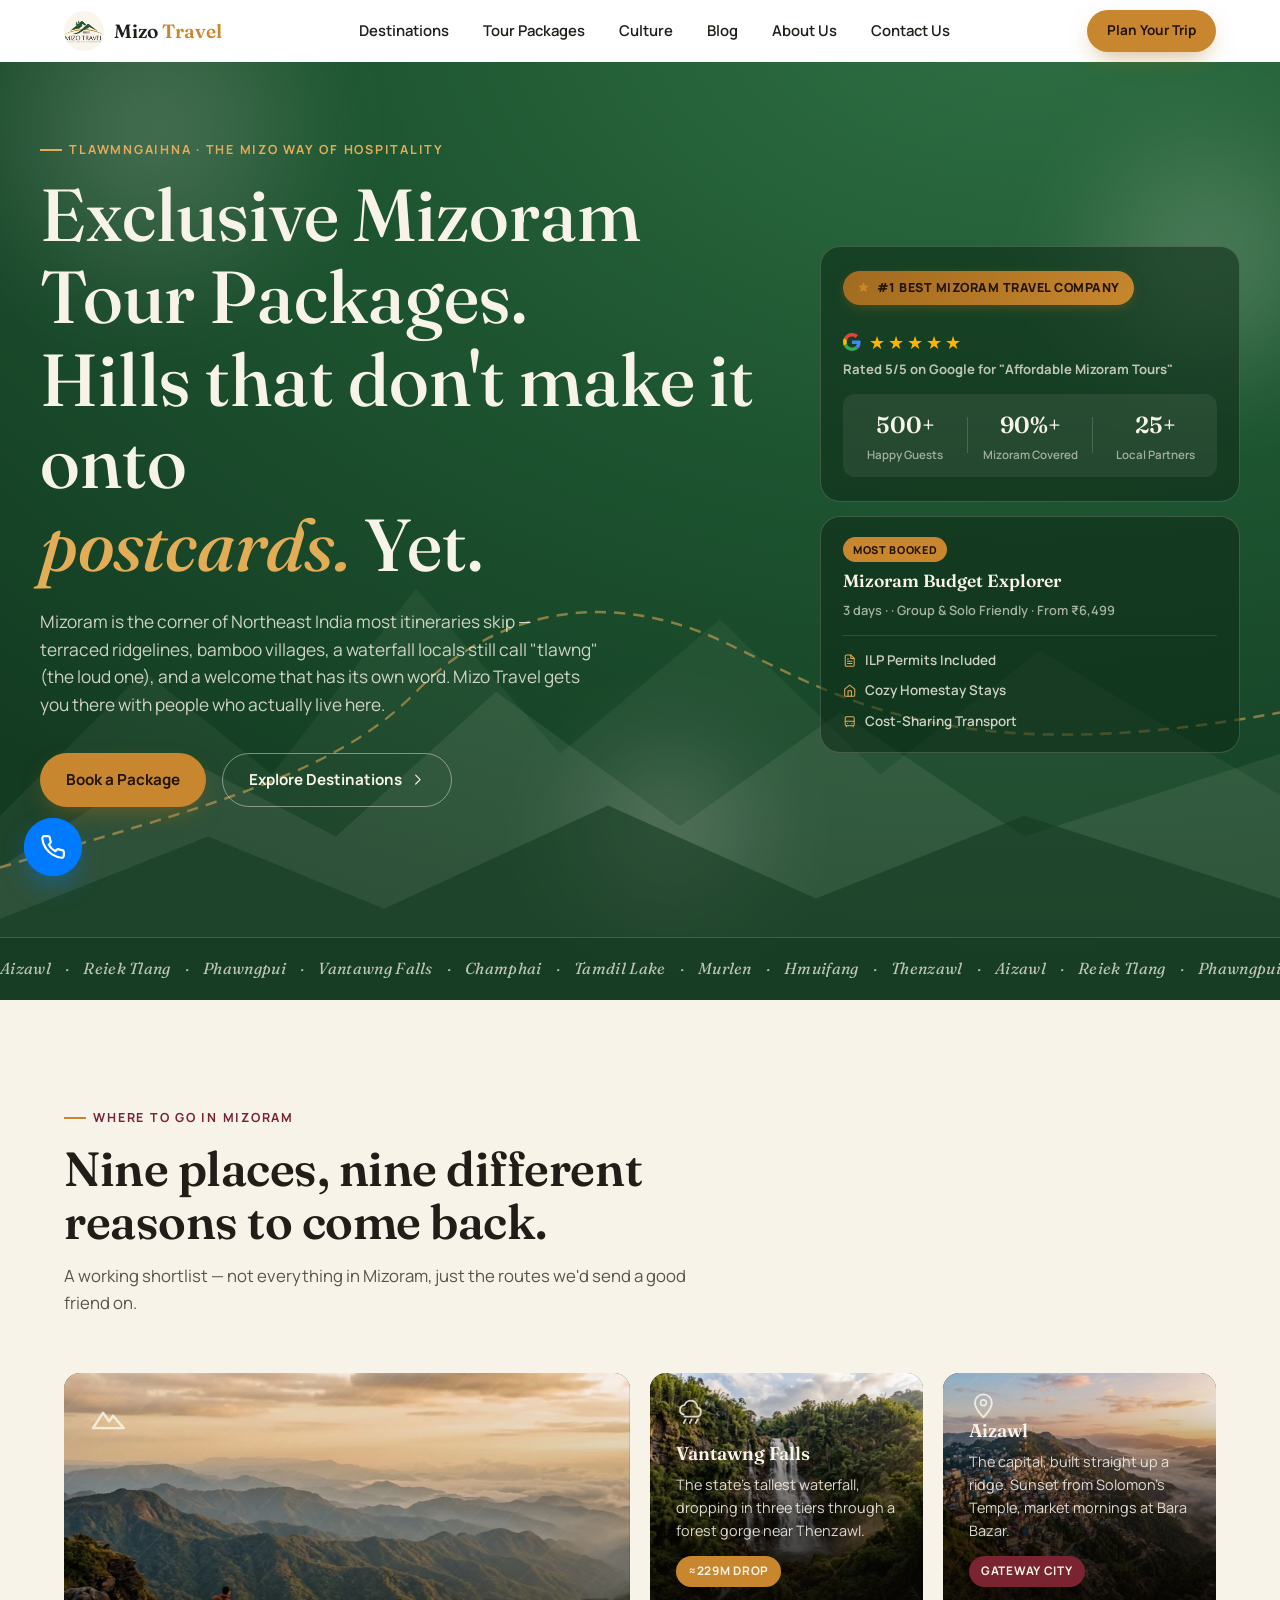
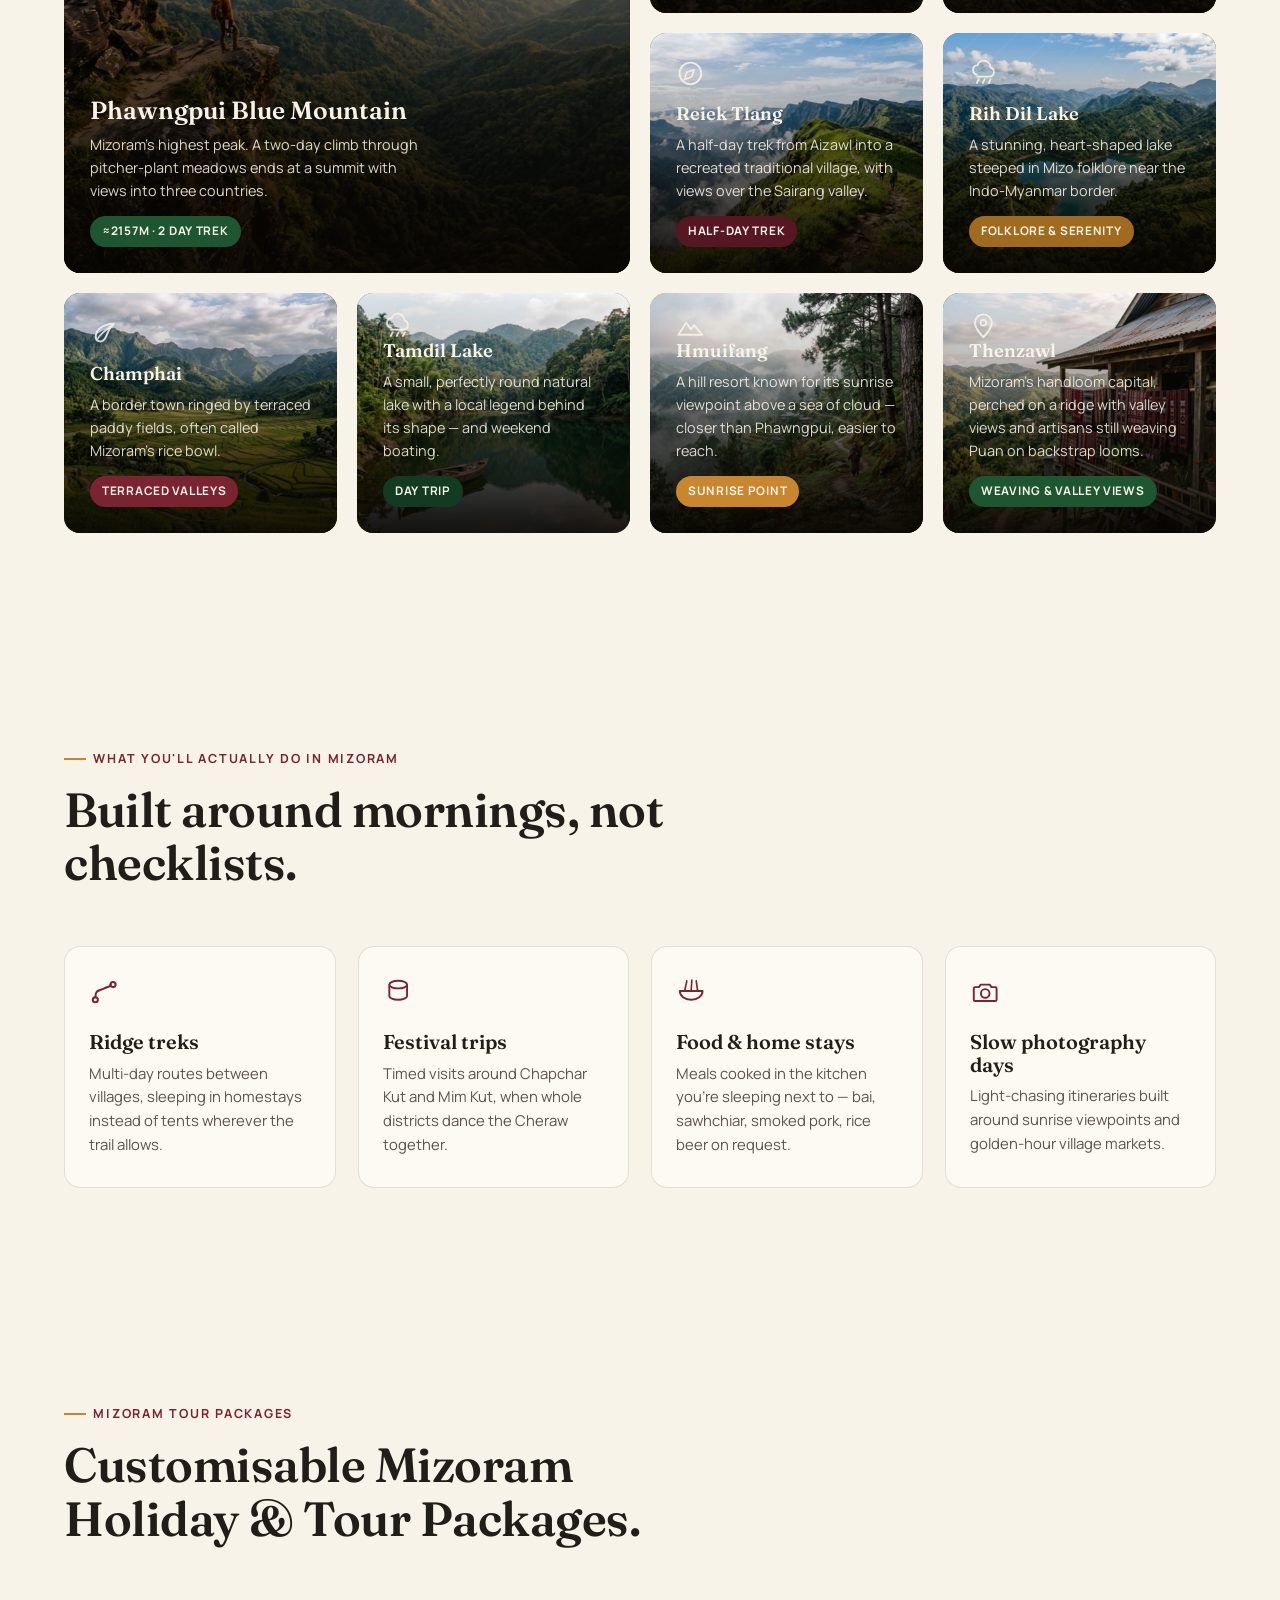
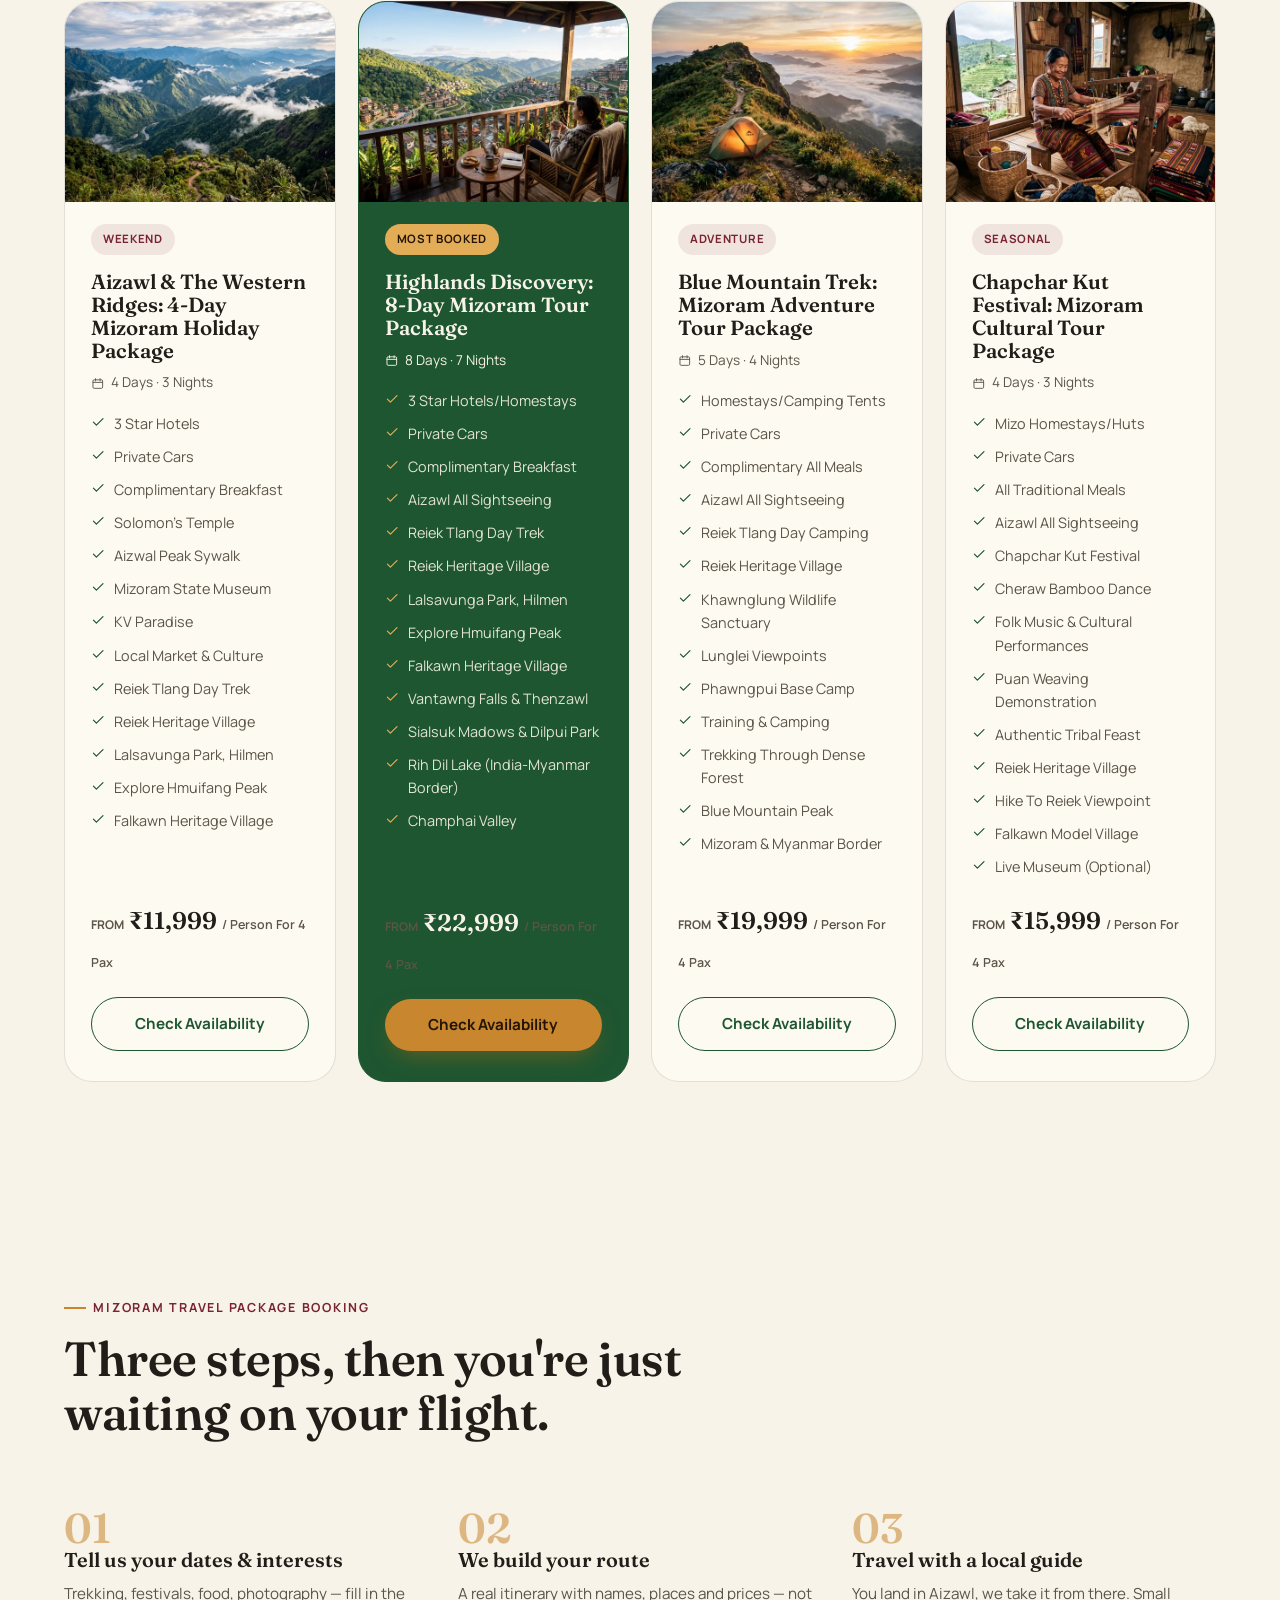
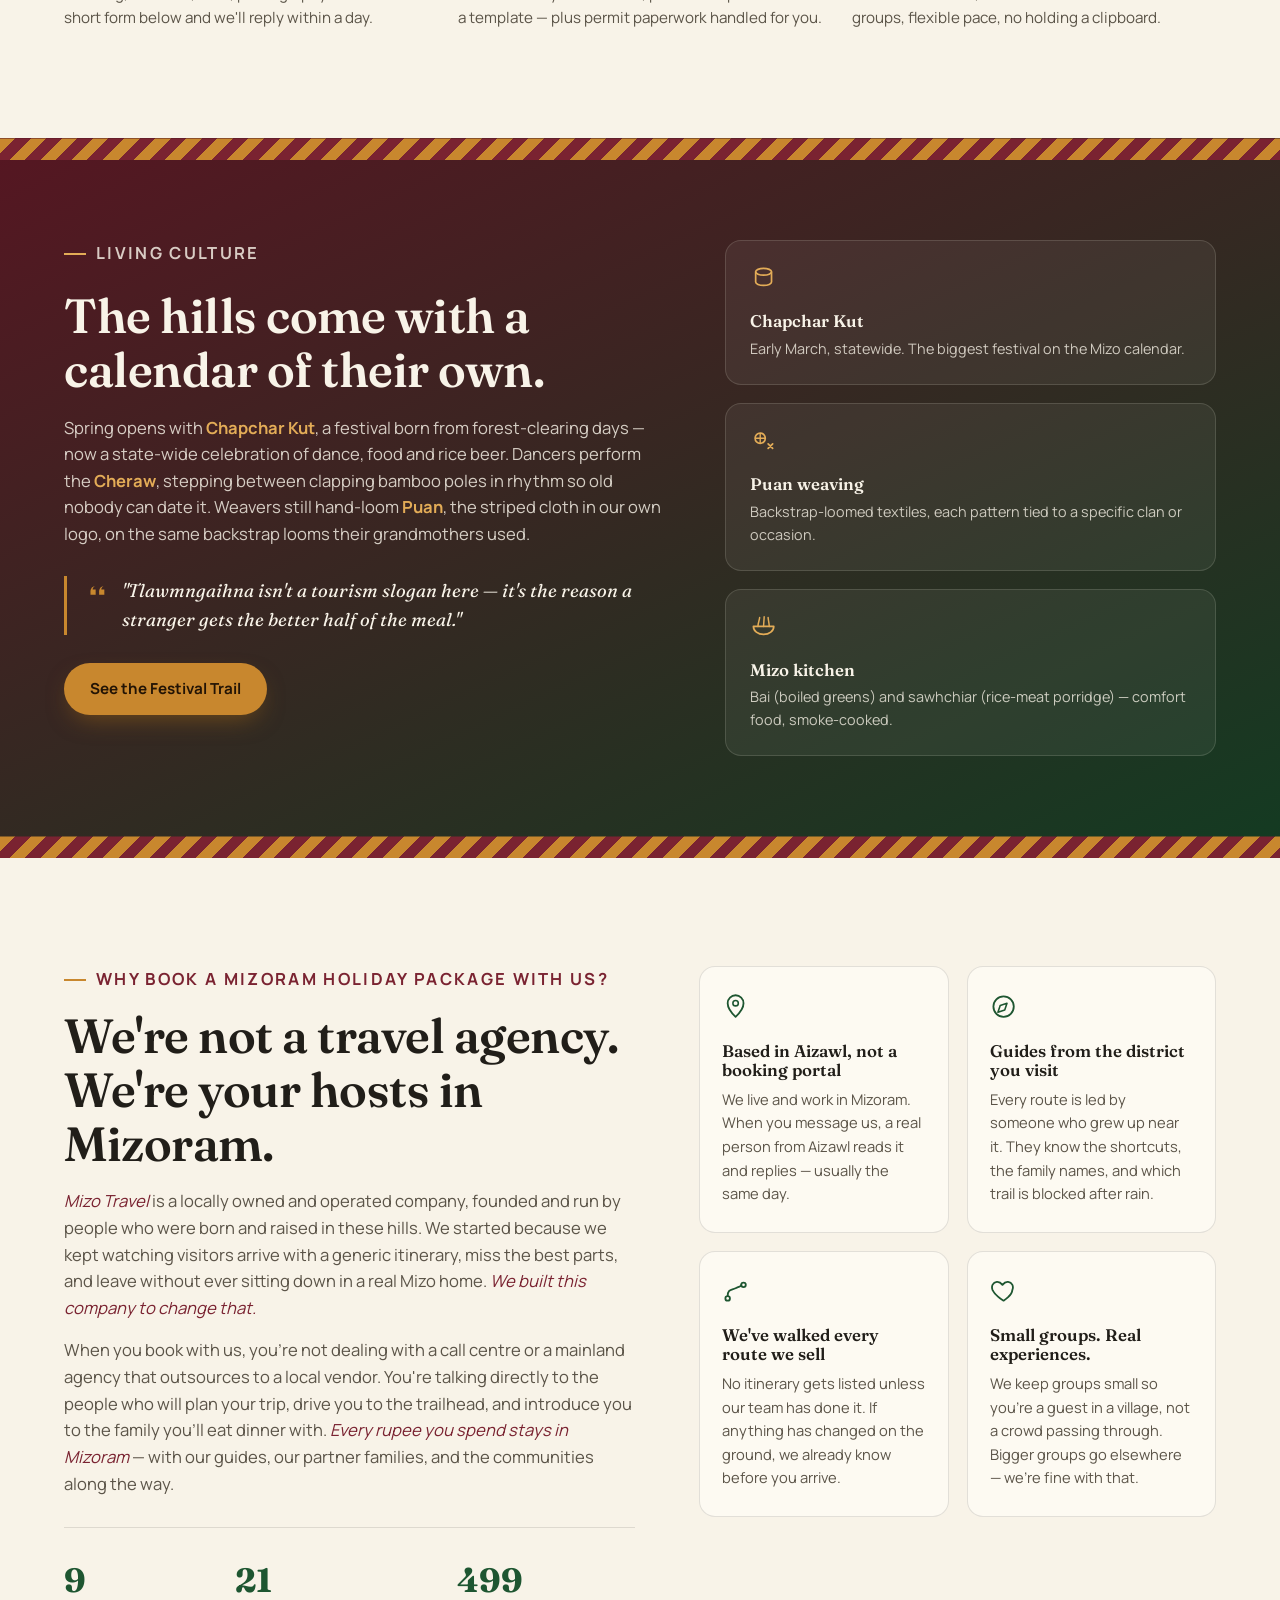
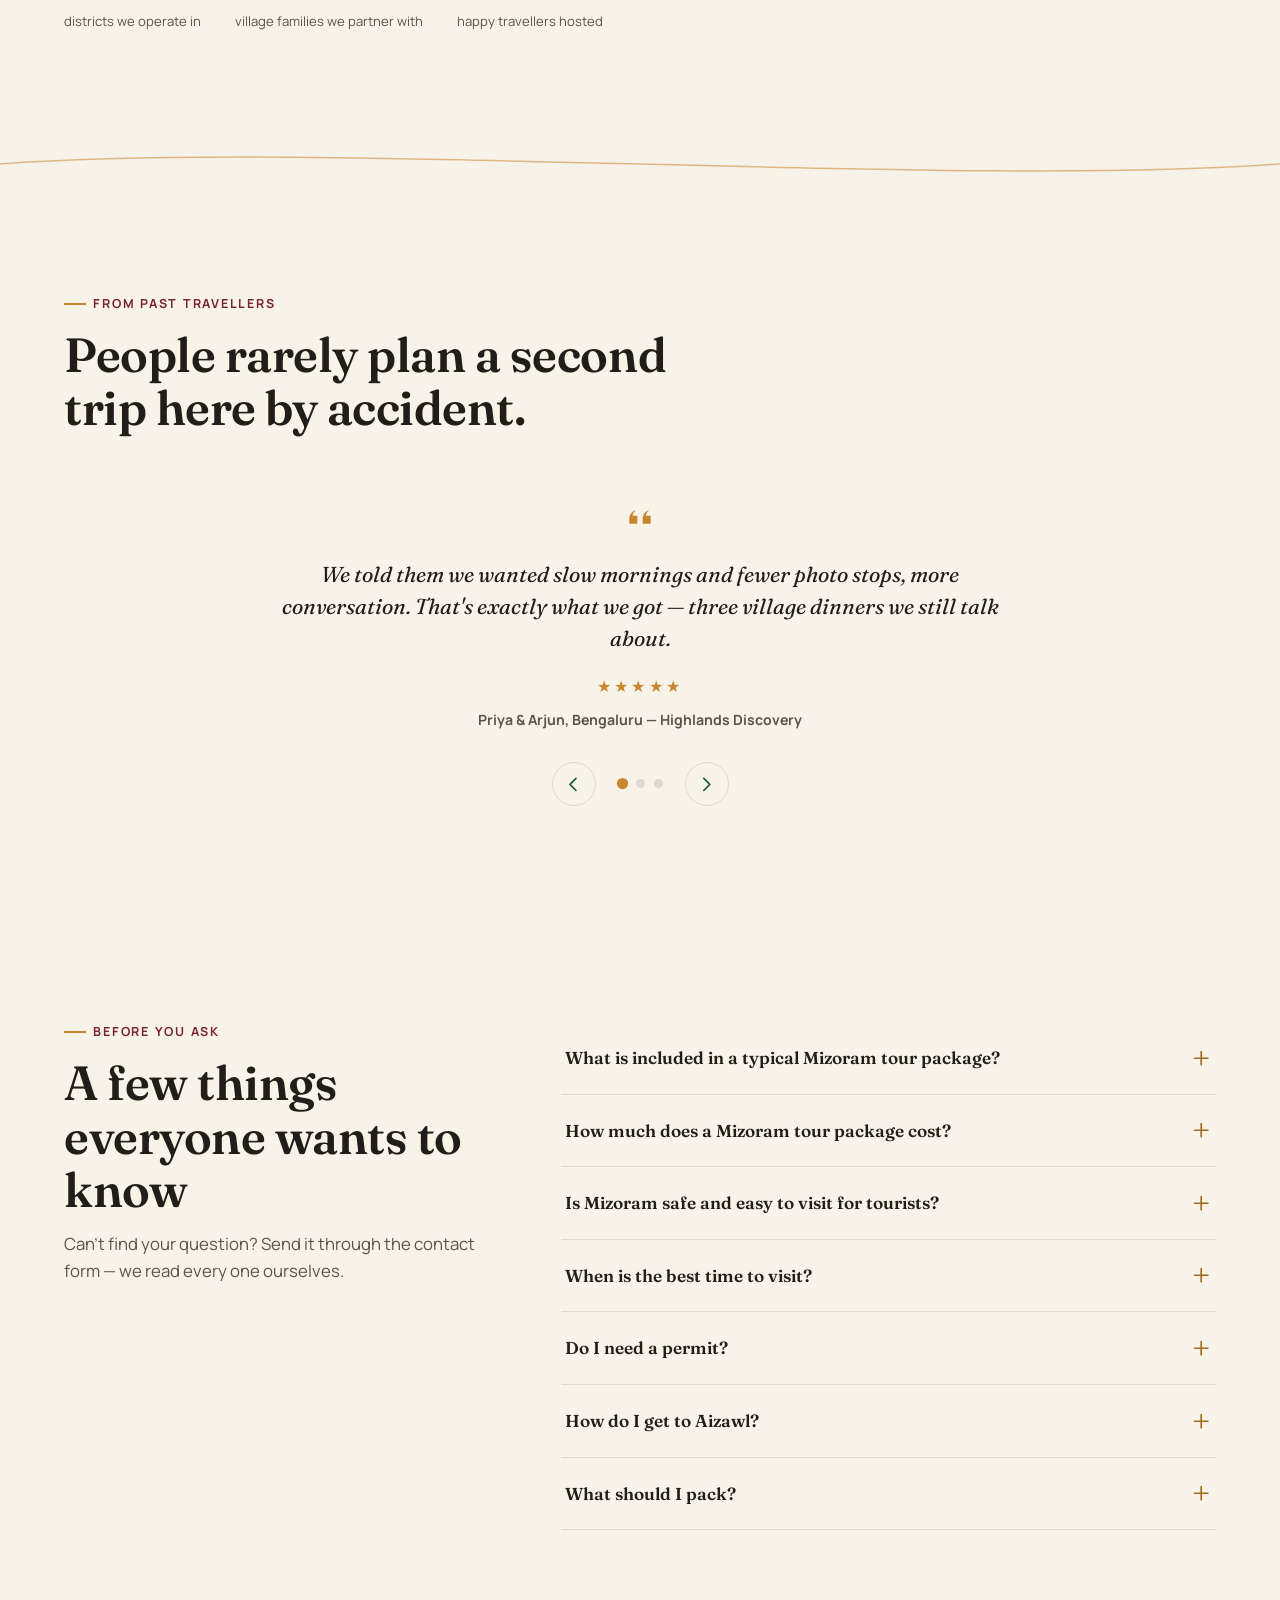
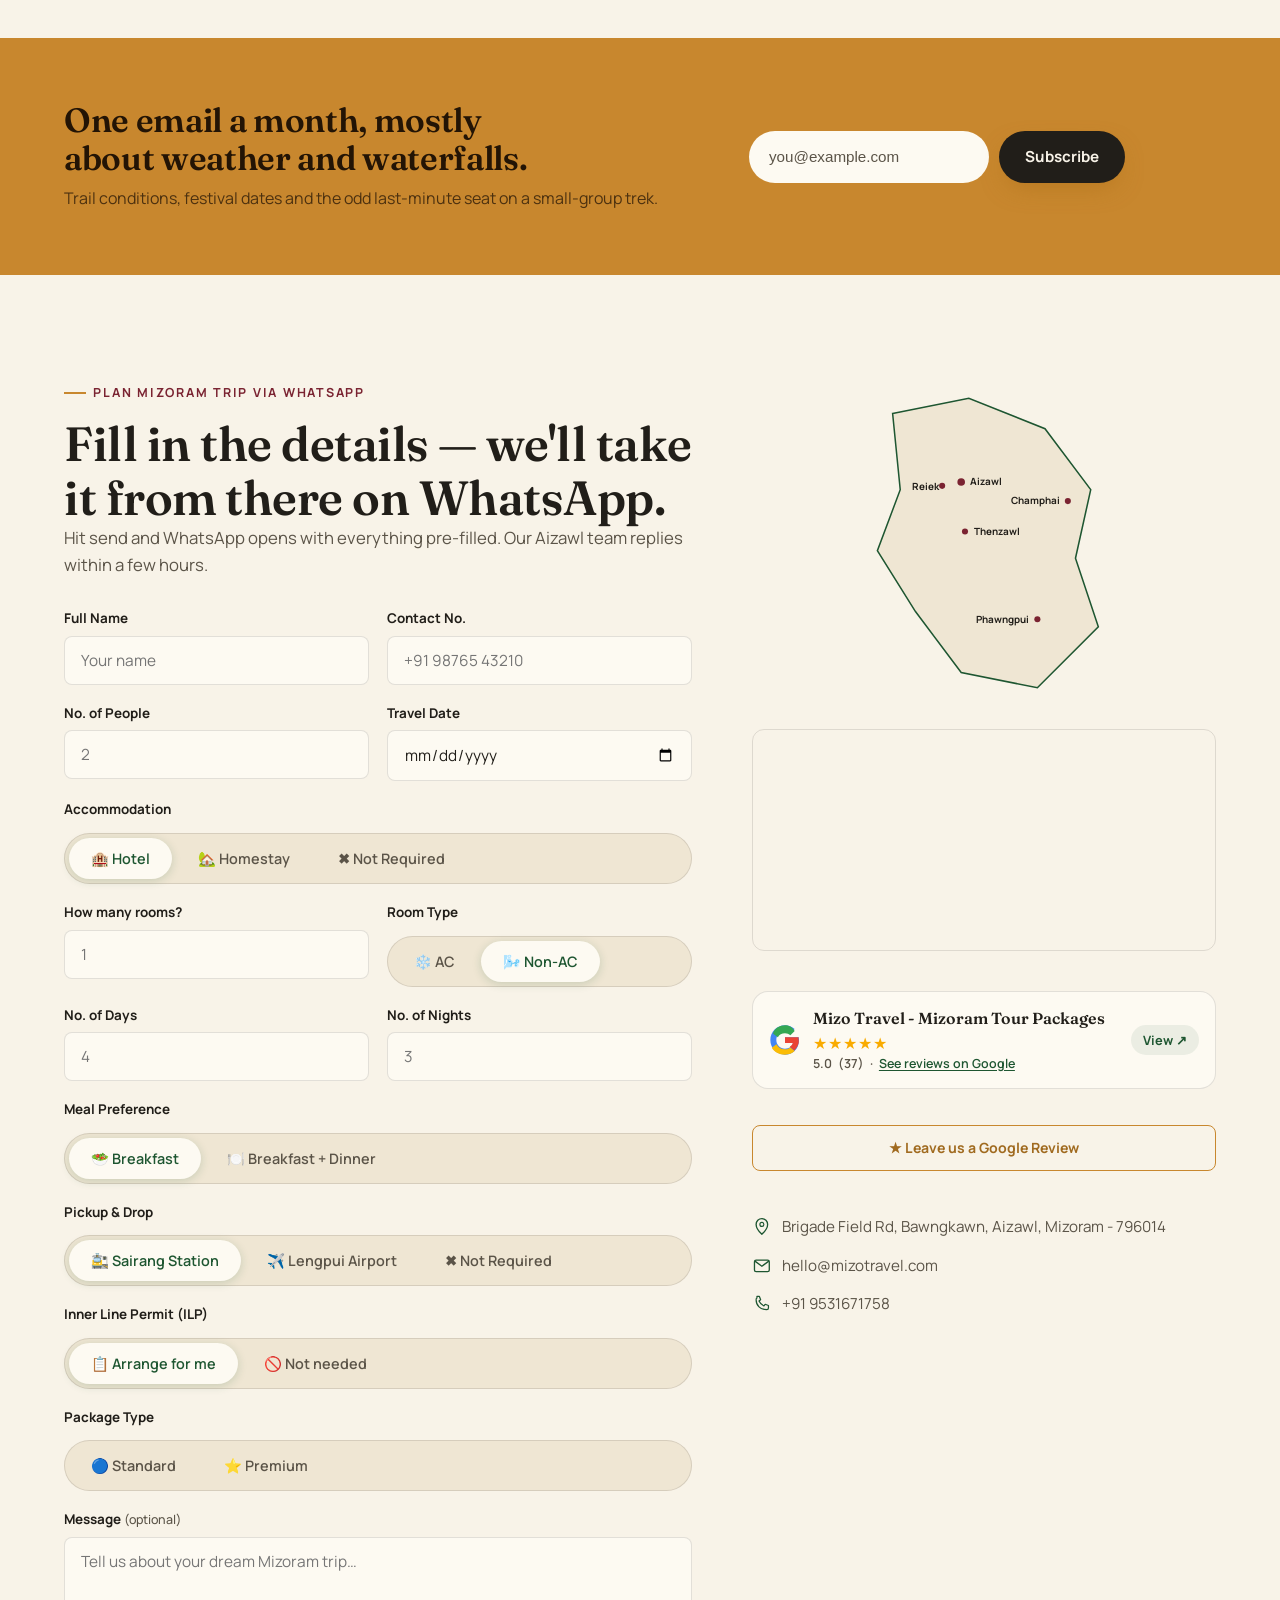
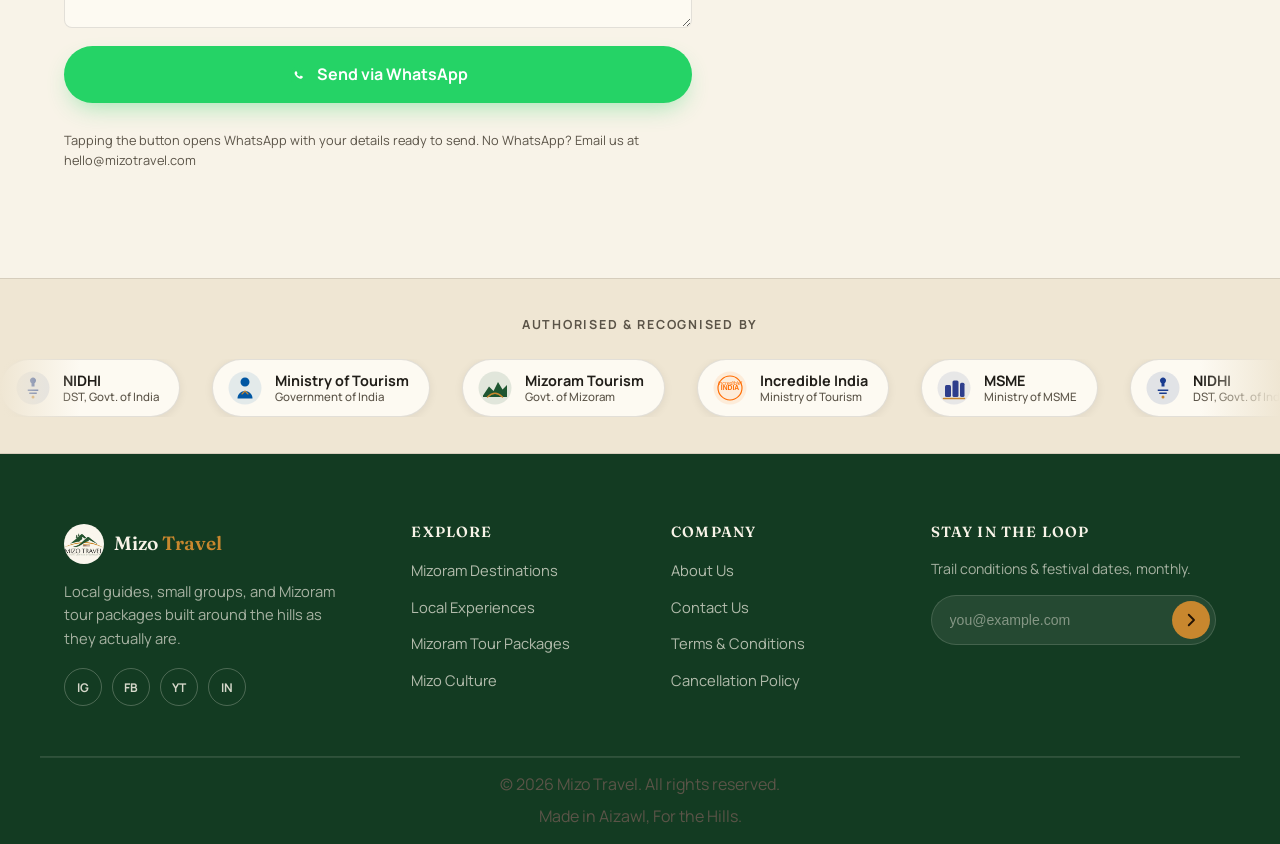
<file: index.html>
<!DOCTYPE html>
<html lang="en">
<head>
<!-- Google tag (gtag.js) -->
<script async src="https://www.googletagmanager.com/gtag/js?id=G-KSMQ0RGHCL"></script>
<script>
  window.dataLayer = window.dataLayer || [];
  function gtag(){dataLayer.push(arguments);}
  gtag('js', new Date());

  gtag('config', 'G-KSMQ0RGHCL');
  gtag('config', 'AW-10781206606');
</script>

<meta charset="UTF-8">
<meta name="viewport" content="width=device-width, initial-scale=1.0">
<title>Mizo Travel | Mizoram Tour Packages, Treks & Cultural Trails</title>
<meta name="description" content="Book an authentic Mizoram tour package with local guides. Trek Phawngpui Blue Mountain, chase Vantawng Falls, and explore Northeast India itineraries.">
<meta name="keywords" content="Mizoram travel, Mizo Travel, Aizawl Tour, Mizoram Travel Package, Phawngpui Blue Mountain, Vantawng Falls, Reiek Tlang, Chapchar Kut, Northeast India Tourism, Mizoram Trekking, Mizoram Tour Package">
<meta name="robots" content="index, follow">
<meta name="author" content="Mizo Travel">
<link rel="canonical" href="https://www.mizotravel.com/">
<meta name="theme-color" content="#1E5631">

<!-- Open Graph -->
<meta property="og:type" content="website">
<meta property="og:title" content="Mizo Travel | Explore Exclusive Mizoram Tour Packages">
<meta property="og:description" content="Local-guided tour packages, treks and cultural trails through Mizoram — Aizawl, Reiek, Phawngpui, Vantawng Falls and beyond.">
<meta property="og:image" content="https://www.mizotravel.com/assets/logo.jpg">
<meta property="og:url" content="https://www.mizotravel.com/">
<meta property="og:locale" content="en_IN">

<!-- Twitter -->
<meta name="twitter:card" content="summary_large_image">
<meta name="twitter:title" content="Mizo Travel | Explore Exclusive Mizoram Tour Packages">
<meta name="twitter:description" content="Local-guided tour packages, treks and cultural trails through Mizoram.">
<meta name="twitter:image" content="https://www.mizotravel.com/assets/logo.jpg">

<link rel="icon" type="image/jpeg" href="assets/logo.jpg">
<link rel="apple-touch-icon" href="assets/logo.jpg">

<link rel="preconnect" href="https://fonts.googleapis.com">
<link rel="preconnect" href="https://fonts.gstatic.com" crossorigin>
<link href="https://fonts.googleapis.com/css2?family=Fraunces:ital,opsz,wght@0,9..144,300;0,9..144,500;0,9..144,600;1,9..144,500&family=Manrope:wght@400;500;600;700;800&display=swap" rel="stylesheet">

<link rel="stylesheet" href="css/style.css">

<!-- Structured data: Travel Agency -->
<script type="application/ld+json">
{
  "@context": "https://schema.org",
  "@type": "TravelAgency",
  "name": "Mizo Travel",
  "description": "A locally owned and operated tour company in Aizawl, Mizoram, founded and run by people born and raised in the hills of Northeast India. We specialise in authentic Mizoram tour packages, trekking, and cultural trails.",
  "image": "https://www.mizotravel.com/assets/logo.jpg",
  "url": "https://www.mizotravel.com/",
  "foundingDate": "2025",
  "foundingLocation": {
    "@type": "Place",
    "name": "Aizawl, Mizoram, India"
  },
  "address": {
    "@type": "PostalAddress",
    "streetAddress": "Brigade Field Rd, Bawngkawn",
    "addressLocality": "Aizawl",
    "addressRegion": "Mizoram",
    "postalCode": "796014",
    "addressCountry": "IN"
  },
  "telephone": "+919531671758",
  "email": "hello@mizotravel.com",
  "areaServed": "Mizoram, India",
  "numberOfEmployees": {
    "@type": "QuantitativeValue",
    "minValue": 10,
    "maxValue": 25
  },
  "award": ["Authorised by Ministry of Tourism, Govt. of India", "MSME Registered", "Recognised by Mizoram Tourism"],
  "knowsAbout": ["Mizoram trekking", "Phawngpui Blue Mountain", "Chapchar Kut festival tours", "Inner Line Permit assistance", "Northeast India travel"],
  "sameAs": [
    "https://www.instagram.com/mizotravel",
    "https://www.facebook.com/mizotravel",
    "https://www.youtube.com/@MizoTravel",
    "https://www.linkedin.com/company/mizotravel"
  ]
}
</script>

<script type="application/ld+json">
{
  "@context": "https://schema.org",
  "@type": "FAQPage",
  "mainEntity": [
    {
      "@type": "Question",
      "name": "What is included in a typical Mizoram tour package?",
      "acceptedAnswer": { "@type": "Answer", "text": "Our Mizoram tour packages generally include 3-star hotel or homestay accommodations, private car transportation, daily breakfast, Inner Line Permit (ILP) assistance, and experienced local guides. Packages can be customized to include all meals and airport transfers." }
    },
    {
      "@type": "Question",
      "name": "How much does a Mizoram tour package cost?",
      "acceptedAnswer": { "@type": "Answer", "text": "A standard 4-day Mizoram holiday package starts around ₹11,999 per person, while an extensive 8-day cultural and trekking package starts at ₹22,999 per person, depending on group size and transport preferences." }
    },
    {
      "@type": "Question",
      "name": "Is Mizoram safe and easy to visit for tourists?",
      "acceptedAnswer": { "@type": "Answer", "text": "Yes. Mizoram is one of the most peaceful states in Northeast India, and most areas welcome domestic and international visitors. A few border zones require an Inner Line Permit, which we arrange for you before arrival." }
    },
    {
      "@type": "Question",
      "name": "When is the best time to visit Mizoram?",
      "acceptedAnswer": { "@type": "Answer", "text": "October to April is driest and best for trekking and views. If you can, time a trip around early March for the Chapchar Kut festival, when villages across the state celebrate together." }
    },
    {
      "@type": "Question",
      "name": "Do I need a permit to travel to Mizoram?",
      "acceptedAnswer": { "@type": "Answer", "text": "Indian nationals need an Inner Line Permit and foreign nationals need a Protected Area Permit, both straightforward to obtain. We handle the paperwork as part of every booking." }
    },
    {
      "@type": "Question",
      "name": "How do I get to Aizawl?",
      "acceptedAnswer": { "@type": "Answer", "text": "Lengpui Airport, about 35km from Aizawl, has regular flights from Kolkata, Guwahati, Imphal and Kolkata. We can also arrange overland transfers from Silchar and Guwahati." }
    }
  ]
}
</script>
</head>
<body>

<a class="skip-link" href="#main">Skip to content</a>
  <!-- Google Tag Manager (noscript) -->
<noscript><iframe src="https://www.googletagmanager.com/ns.html?id=GTM-K9ZQRDRN"
height="0" width="0" style="display:none;visibility:hidden"></iframe></noscript>
<!-- End Google Tag Manager (noscript) -->

<!-- ============ ICON SPRITE ============ -->
<svg style="display:none" aria-hidden="true">
<symbol id="ic-file-text" viewBox="0 0 24 24" fill="none" stroke="currentColor" stroke-width="1.8" stroke-linecap="round" stroke-linejoin="round">
  <path d="M14 2H6a2 2 0 0 0-2 2v16a2 2 0 0 0 2 2h12a2 2 0 0 0 2-2V8z"/>
  <path d="M14 2v6h6M16 13H8M16 17H8M10 9H8"/>
</symbol>
<symbol id="ic-home" viewBox="0 0 24 24" fill="none" stroke="currentColor" stroke-width="1.8" stroke-linecap="round" stroke-linejoin="round">
  <path d="M3 9l9-7 9 7v11a2 2 0 0 1-2 2H5a2 2 0 0 1-2-2z"/>
  <path d="M9 22V12h6v10"/>
</symbol>
<symbol id="ic-bus" viewBox="0 0 24 24" fill="none" stroke="currentColor" stroke-width="1.8" stroke-linecap="round" stroke-linejoin="round">
  <rect x="4" y="3" width="16" height="16" rx="2" ry="2"/>
  <path d="M4 11h16M8 15h.01M16 15h.01M6 19v2M18 19v2"/>
</symbol>
  <symbol id="ic-menu" viewBox="0 0 24 24"><path d="M3 6h18M3 12h18M3 18h18" stroke="currentColor" stroke-width="1.8" stroke-linecap="round"/></symbol>
  <symbol id="ic-close" viewBox="0 0 24 24"><path d="M5 5l14 14M19 5L5 19" stroke="currentColor" stroke-width="1.8" stroke-linecap="round"/></symbol>
  <symbol id="ic-mountain" viewBox="0 0 24 24"><path d="M2 19l6.5-10 4 5.5L15 11l7 8H2z" stroke="currentColor" stroke-width="1.6" stroke-linejoin="round" fill="none"/></symbol>
  <symbol id="ic-leaf" viewBox="0 0 24 24"><path d="M20 4S7 4 5 13c-1.4 6.2 4.6 7 7 4 3-3.7 2-8 8-13z" stroke="currentColor" stroke-width="1.6" fill="none" stroke-linecap="round" stroke-linejoin="round"/><path d="M19 5C13 9 9 12 6 17" stroke="currentColor" stroke-width="1.4" fill="none" stroke-linecap="round"/></symbol>
  <symbol id="ic-heart" viewBox="0 0 24 24"><path d="M12 20s-7.5-4.6-9.7-9.3C.8 7 2.7 3.8 6 3.4c2.2-.3 3.7 1 5 2.7 1.3-1.7 2.8-3 5-2.7 3.3.4 5.2 3.6 3.7 7.3C19.5 15.4 12 20 12 20z" stroke="currentColor" stroke-width="1.6" fill="none" stroke-linejoin="round"/></symbol>
  <symbol id="ic-compass" viewBox="0 0 24 24"><circle cx="12" cy="12" r="9" stroke="currentColor" stroke-width="1.6" fill="none"/><path d="M15 9l-2 6-6 2 2-6 6-2z" stroke="currentColor" stroke-width="1.4" fill="none" stroke-linejoin="round"/></symbol>
  <symbol id="ic-pin" viewBox="0 0 24 24"><path d="M12 21s7-6.6 7-12a7 7 0 1 0-14 0c0 5.4 7 12 7 12z" stroke="currentColor" stroke-width="1.6" fill="none" stroke-linejoin="round"/><circle cx="12" cy="9" r="2.4" stroke="currentColor" stroke-width="1.4" fill="none"/></symbol>
  <symbol id="ic-calendar" viewBox="0 0 24 24"><rect x="3.5" y="5" width="17" height="15" rx="2" stroke="currentColor" stroke-width="1.6" fill="none"/><path d="M3.5 9.5h17M8 3v4M16 3v4" stroke="currentColor" stroke-width="1.6" stroke-linecap="round"/></symbol>
  <symbol id="ic-route" viewBox="0 0 24 24"><circle cx="5" cy="18" r="2" stroke="currentColor" stroke-width="1.6" fill="none"/><circle cx="19" cy="6" r="2" stroke="currentColor" stroke-width="1.6" fill="none"/><path d="M5 16c0-6 3-5 7-7s5-1 5-3" stroke="currentColor" stroke-width="1.6" fill="none" stroke-linecap="round"/></symbol>
  <symbol id="ic-rain" viewBox="0 0 24 24"><path d="M6.5 13a4 4 0 0 1 .6-7.9A5.5 5.5 0 0 1 17.8 7.2 3.8 3.8 0 0 1 17 14.7H7" stroke="currentColor" stroke-width="1.5" fill="none" stroke-linecap="round" stroke-linejoin="round"/><path d="M8 17l-1.5 3M13 17l-1.5 3M18 17l-1.5 3" stroke="currentColor" stroke-width="1.5" stroke-linecap="round"/></symbol>
  <symbol id="ic-camera" viewBox="0 0 24 24"><path d="M4 8h3l1.5-2h7L17 8h3a1 1 0 0 1 1 1v9a1 1 0 0 1-1 1H4a1 1 0 0 1-1-1V9a1 1 0 0 1 1-1z" stroke="currentColor" stroke-width="1.5" fill="none" stroke-linejoin="round"/><circle cx="12" cy="13" r="3.4" stroke="currentColor" stroke-width="1.5" fill="none"/></symbol>
  <symbol id="ic-drum" viewBox="0 0 24 24"><ellipse cx="12" cy="6" rx="7" ry="3" stroke="currentColor" stroke-width="1.5" fill="none"/><path d="M5 6v9c0 1.7 3.1 3 7 3s7-1.3 7-3V6" stroke="currentColor" stroke-width="1.5" fill="none"/></symbol>
  <symbol id="ic-thread" viewBox="0 0 24 24"><circle cx="9" cy="9" r="4.5" stroke="currentColor" stroke-width="1.5" fill="none"/><path d="M9 4.5v9M4.5 9h9" stroke="currentColor" stroke-width="1.2"/><path d="M16 14l4 4M20 14l-4 4" stroke="currentColor" stroke-width="1.5" stroke-linecap="round"/></symbol>
  <symbol id="ic-bowl" viewBox="0 0 24 24"><path d="M3 11h18a9 7 0 0 1-18 0z" stroke="currentColor" stroke-width="1.5" fill="none" stroke-linejoin="round"/><path d="M7 11c0-3 1.5-6 1.5-8M12 11c0-3 .5-6.5.5-8.5M17 11c0-3-1-6-1-8" stroke="currentColor" stroke-width="1.3" fill="none" stroke-linecap="round"/></symbol>
  <symbol id="ic-quote" viewBox="0 0 24 24"><path d="M9 7C5 8 4 11 4 14v3h6v-6H6.5C6.7 9 7.6 8 9 7zM19 7c-4 1-5 4-5 7v3h6v-6h-3.5c.2-2 1.1-3 2.5-4z" fill="currentColor"/></symbol>
  <symbol id="ic-chev-l" viewBox="0 0 24 24"><path d="M15 5l-7 7 7 7" stroke="currentColor" stroke-width="1.8" fill="none" stroke-linecap="round" stroke-linejoin="round"/></symbol>
  <symbol id="ic-chev-r" viewBox="0 0 24 24"><path d="M9 5l7 7-7 7" stroke="currentColor" stroke-width="1.8" fill="none" stroke-linecap="round" stroke-linejoin="round"/></symbol>
  <symbol id="ic-arrow-up" viewBox="0 0 24 24"><path d="M12 19V5M5 12l7-7 7 7" stroke="currentColor" stroke-width="1.8" fill="none" stroke-linecap="round" stroke-linejoin="round"/></symbol>
  <symbol id="ic-mail" viewBox="0 0 24 24"><rect x="3" y="5" width="18" height="14" rx="2" stroke="currentColor" stroke-width="1.6" fill="none"/><path d="M4 6.5l8 6 8-6" stroke="currentColor" stroke-width="1.6" fill="none" stroke-linecap="round"/></symbol>
  <symbol id="ic-phone" viewBox="0 0 24 24"><path d="M6 3h3l1.5 4-2 1.5a12 12 0 0 0 6 6L16 12.5l4 1.5v3c0 1.1-.9 2-2 2C10 19 5 14 5 7c0-1.1.9-2 1-2z" stroke="currentColor" stroke-width="1.5" fill="none" stroke-linejoin="round"/></symbol>
  <symbol id="ic-plus" viewBox="0 0 24 24"><path d="M12 5v14M5 12h14" stroke="currentColor" stroke-width="1.8" stroke-linecap="round"/></symbol>
  <symbol id="ic-check" viewBox="0 0 24 24"><path d="M4 12l5 5L20 6" stroke="currentColor" stroke-width="2" fill="none" stroke-linecap="round" stroke-linejoin="round"/></symbol>
  <symbol id="ic-star" viewBox="0 0 24 24"><path d="M12 3l2.6 5.9 6.4.6-4.8 4.3 1.4 6.3L12 16.9 6.4 20.1l1.4-6.3-4.8-4.3 6.4-.6z" stroke="currentColor" stroke-width="1.3" fill="currentColor" stroke-linejoin="round"/></symbol>
  <symbol id="ic-whatsapp" viewBox="0 0 32 32">
  <path d="M16 4C9.4 4 4 9.4 4 16c0 2.4.7 4.7 2 6.6L4.4 28l5.6-1.5c1.8 1 3.8 1.5 6 1.5 6.6 0 12-5.4 12-12S22.6 4 16 4z" fill="#25D366"/>
  <path d="M22.4 19c-.3-.2-2-1-2.3-1.1-.3-.1-.5-.2-.8.2-.2.3-.9 1.1-1.1 1.3-.2.2-.4.2-.7.1-1.7-.8-2.8-1.5-3.9-3.3-.3-.5.3-.5.8-1.6.1-.2.1-.4 0-.6-.1-.2-.7-1.7-1-2.3-.2-.6-.5-.5-.7-.5h-.6c-.2 0-.5.1-.8.4-.3.3-1.1 1.1-1.1 2.6 0 1.5 1.1 3 1.3 3.2.2.2 2.1 3.3 5.2 4.5 2.6 1 3.1.8 3.7.7.6-.1 1.8-.7 2.1-1.4.3-.7.3-1.3.2-1.4z" fill="#fff"/>
</symbol>
</svg>

<!-- ============ HEADER ============ -->
<header class="site-header" id="site-header">
  <div class="header-inner wrap">
    <a href="#home" class="brand" aria-label="Mizo Travel — Home">
      <img src="assets/logo.jpg" alt="Mizo Travel logo — Mizoram Tour Packages" width="44" height="44">
      <span class="brand-text">Mizo<em> Travel</em></span>
    </a>

    <nav class="main-nav" id="main-nav" aria-label="Primary">
      <ul>
        <li><a href="#destinations">Destinations</a></li>
        <li><a href="#packages">Tour Packages</a></li>
        <li><a href="#culture">Culture</a></li>
        <li><a href="blog.html">Blog</a></li>
        <li><a href="about.html">About Us</a></li>
        <li><a href="#contact">Contact Us</a></li>
      </ul>
    </nav>

    <div class="header-actions">
      <a href="#contact" class="btn btn-gold btn-sm">Plan Your Trip</a>
      <button class="nav-toggle" id="nav-toggle" aria-label="Open menu" aria-expanded="false" aria-controls="mobile-nav">
        <svg class="icon"><use href="#ic-menu"/></svg>
      </button>
    </div>
  </div>
</header>

<!-- Mobile nav drawer -->
<div class="mobile-nav" id="mobile-nav">
  <div class="mobile-nav-head">
    <span class="brand-text">Mizo<em> Travel</em></span>
    <button class="nav-toggle" id="nav-close" aria-label="Close menu">
      <svg class="icon"><use href="#ic-close"/></svg>
    </button>
  </div>
  <ul>
    <li><a href="#destinations">Destinations</a></li>
    <li><a href="#packages">Tour Packages</a></li>
    <li><a href="#culture">Culture</a></li>
    <li><a href="blog.html">Blog</a></li>
    <li><a href="about.html">About Us</a></li>
    <li><a href="#contact">Contact Us</a></li>
  </ul>
</div>
<div class="mobile-nav-backdrop" id="mobile-backdrop"></div>

<main id="main">

  <!-- ============ HERO ============ -->
  <section class="hero" id="home">
    <div class="hero-bg" aria-hidden="true">
      <span class="mist mist-a"></span>
<span class="mist mist-b"></span>
<span class="mist mist-c"></span>
      <svg class="hero-ridge" viewBox="0 0 1600 600" preserveAspectRatio="none">
        <path class="ridge ridge-back" d="M0 420 L180 280 L340 380 L520 200 L700 360 L900 230 L1100 380 L1300 260 L1600 400 L1600 600 L0 600 Z"/>
        <path class="ridge ridge-mid" d="M0 470 L220 360 L420 440 L620 300 L850 430 L1050 320 L1280 440 L1600 360 L1600 600 L0 600 Z"/>
        <path class="ridge ridge-front" d="M0 520 L260 440 L480 510 L760 410 L1020 500 L1280 420 L1600 500 L1600 600 L0 600 Z"/>
        <path class="ridge-line" d="M0 470 C 260 410, 420 380, 520 300 S 760 200, 900 250 1180 380 1600 320" fill="none"/>
      </svg>
    </div>

    <div class="wrap hero-inner">
      <div class="hero-copy hero-anim">
        <p class="eyebrow">Tlawmngaihna · The Mizo Way of Hospitality</p>
        <h1>Exclusive Mizoram Tour Packages.<br>Hills that don't make it onto<br><span>postcards.</span> Yet.</h1>
        <p class="hero-sub">Mizoram is the corner of Northeast India most itineraries skip — terraced ridgelines, bamboo villages, a waterfall locals still call "tlawng" (the loud one), and a welcome that has its own word. Mizo Travel gets you there with people who actually live here.</p>
        <div class="hero-cta">
          <a href="#contact" class="btn btn-gold">Book a Package</a>
          <a href="#destinations" class="btn btn-ghost">Explore Destinations <svg class="icon icon-sm"><use href="#ic-chev-r"/></svg></a>
        </div>
      </div>
    <div class="hero-visual">
  <div class="hv-main">
    <div class="hv-badge-top">
  <svg width="13" height="13" viewBox="0 0 24 24" fill="#C8872E" aria-hidden="true">
    <path d="M12 2l2.9 6.3 6.8.6-5 4.6 1.5 6.7L12 17l-6.2 3.2 1.5-6.7-5-4.6 6.8-.6z"/>
  </svg>
  #1 Best Mizoram Travel Company
</div>
    <div class="hv-rating-wrapper" style="display:flex;align-items:center;gap:8px;">
      <svg xmlns="http://www.w3.org/2000/svg" viewBox="0 0 48 48" width="18px" height="18px" aria-hidden="true">
        <path fill="#EA4335" d="M24 9.5c3.54 0 6.71 1.22 9.21 3.6l6.85-6.85C35.9 2.38 30.47 0 24 0 14.62 0 6.51 5.38 2.56 13.22l7.98 6.19C12.43 13.7 17.74 9.5 24 9.5z"/>
        <path fill="#4285F4" d="M46.98 24.55c0-1.57-.15-3.09-.38-4.55H24v9.02h12.94c-.58 2.96-2.26 5.48-4.78 7.18l7.73 6c4.51-4.18 7.09-10.36 7.09-17.65z"/>
        <path fill="#FBBC05" d="M10.53 28.59c-.48-1.45-.76-2.99-.76-4.59s.27-3.14.76-4.59l-7.98-6.19C.92 16.46 0 20.12 0 24c0 3.88.92 7.54 2.56 10.78l7.97-6.19z"/>
        <path fill="#34A853" d="M24 48c6.48 0 11.93-2.13 15.89-5.81l-7.73-6c-2.15 1.45-4.92 2.3-8.16 2.3-6.26 0-11.57-4.22-13.47-9.91l-7.98 6.19C6.51 42.62 14.62 48 24 48z"/>
      </svg>
      <div class="hv-stars" aria-label="5 out of 5 stars rating" style="color:#FFB400;">★★★★★</div>
    </div>
      
   
    <p class="hv-rated">Rated 5/5 on Google for "Affordable Mizoram Tours"</p>
    <div class="hv-row">
      <div class="hv-stat">
        <strong>500+</strong>
        <span>Happy Guests</span>
      </div>
      <div class="hv-divider-v"></div>
      <div class="hv-stat">
        <strong>90%+</strong>
        <span>Mizoram Covered</span>
      </div>
      <div class="hv-divider-v"></div>
      <div class="hv-stat">
        <strong>25+</strong>
        <span>Local Partners</span>
      </div>
    </div>
  </div>
  
  <div class="hv-bottom">
    <div class="hv-tour">
      <span class="hv-badge">Most booked</span>
      <p>Mizoram Budget Explorer</p>
      <span class="hv-meta">3 days · · Group & Solo Friendly · From ₹6,499</span>
    </div>
    <div class="hv-perks">
      <div class="hv-perk">
        <svg class="icon icon-sm"><use href="#ic-file-text"/></svg>
        <span>ILP Permits Included</span>
      </div>
      <div class="hv-perk">
        <svg class="icon icon-sm"><use href="#ic-home"/></svg>
        <span>Cozy Homestay Stays</span>
      </div>
      <div class="hv-perk">
        <svg class="icon icon-sm"><use href="#ic-bus"/></svg>
        <span>Cost-Sharing Transport</span>
      </div>
    </div>
  </div>
</div>
 </div>
</div>

    <div class="marquee" aria-hidden="true">
      <div class="marquee-track">
        <span>Aizawl</span><span>·</span><span>Reiek Tlang</span><span>·</span><span>Phawngpui</span><span>·</span><span>Vantawng Falls</span><span>·</span><span>Champhai</span><span>·</span><span>Tamdil Lake</span><span>·</span><span>Murlen</span><span>·</span><span>Hmuifang</span><span>·</span><span>Thenzawl</span><span>·</span>
        <span>Aizawl</span><span>·</span><span>Reiek Tlang</span><span>·</span><span>Phawngpui</span><span>·</span><span>Vantawng Falls</span><span>·</span><span>Champhai</span><span>·</span><span>Tamdil Lake</span><span>·</span><span>Murlen</span><span>·</span><span>Hmuifang</span><span>·</span><span>Thenzawl</span><span>·</span>
      </div>
    </div>
  </section>

  <!-- ============ DESTINATIONS ============ -->
  
  <section class="section destinations" id="destinations">
    <div class="wrap">
      <div class="section-head reveal">
        <p class="eyebrow">Where to go in Mizoram</p>
        <h2>Nine places, nine different reasons to come back.</h2>
        <p class="section-sub">A working shortlist — not everything in Mizoram, just the routes we'd send a good friend on.</p>
      </div>
      <div class="dest-grid reveal">
        <article class="dest-card dest-card--lg" style="--tone-a:var(--forest);--tone-b:var(--forest-dark);">
          <img class="dest-bg-img"
  src="assets/phawngpui-tour.webp?w=900&h=500&fit=crop&auto=format&q=75"
  alt="Panoramic view from Phawngpui Peak, the majestic Blue Mountain known for trekking and eco-tourism in Mizoram"
  width="900" height="500" loading="lazy" decoding="async">
          <div class="dest-pattern" aria-hidden="true"></div>
          <div class="dest-scrim" aria-hidden="true"></div>
          <div class="dest-body">
            <svg class="icon"><use href="#ic-mountain"/></svg>
            <h3>Phawngpui Blue Mountain</h3>
            <p>Mizoram's highest peak. A two-day climb through pitcher-plant meadows ends at a summit with views into three countries.</p>
            <span class="dest-fact1">≈2157m · 2 day trek</span>
          </div>
        </article>
        
        <article class="dest-card" style="--tone-a:var(--forest);--tone-b:var(--gold-deep);">
          <img class="dest-bg-img"
  src="assets/vantawng-falls-tour.webp?w=500&h=260&fit=crop&auto=format&q=75"
  alt="Breathtaking Vantawng Falls cascading through lush green bamboo forests, a top sightseeing destination in Mizoram"
  width="500" height="260" loading="lazy" decoding="async" onerror="this.style.display='none'">
          <div class="dest-pattern" aria-hidden="true"></div>
          <div class="dest-scrim" aria-hidden="true"></div>
        <div class="dest-body">
            <svg class="icon"><use href="#ic-rain"/></svg>
            <h3>Vantawng Falls</h3>
            <p>The state's tallest waterfall, dropping in three tiers through a forest gorge near Thenzawl.</p>
            <span class="dest-fact2">≈229m drop</span>
          </div>
        </article>

        <article class="dest-card" style="--tone-a:var(--maroon);--tone-b:var(--maroon-dark);">
          <img class="dest-bg-img"
  src="assets/aizawl-tour.webp?w=500&h=260&fit=crop&auto=format&q=75"
  alt="Panoramic view of Aizawl city cascading down steep green mountain ridges, the scenic capital of Mizoram"
  width="500" height="260" loading="lazy" decoding="async" onerror="this.style.display='none'">
          <div class="dest-pattern" aria-hidden="true"></div>
          <div class="dest-scrim" aria-hidden="true"></div>
          <div class="dest-body">
            <svg class="icon"><use href="#ic-pin"/></svg>
            <h3>Aizawl</h3>
            <p>The capital, built straight up a ridge. Sunset from Solomon's Temple, market mornings at Bara Bazar.</p>
            <span class="dest-fact3">Gateway city</span>
          </div>
        </article>

        <article class="dest-card" style="--tone-a:var(--forest-light);--tone-b:var(--forest);">
          <img class="dest-bg-img"
  src="assets/reiek-tlang-tour.webp?w=500&h=260&fit=crop&auto=format&q=75"
  alt="Expansive grassy ridge and trekking trails at Reiek Tlang, a popular sunset viewpoint near Aizawl"
  width="500" height="260" loading="lazy" decoding="async" onerror="this.style.display='none'">
          <div class="dest-pattern" aria-hidden="true"></div>
          <div class="dest-scrim" aria-hidden="true"></div>
        <div class="dest-body">
            <svg class="icon"><use href="#ic-compass"/></svg>
            <h3>Reiek Tlang</h3>
            <p>A half-day trek from Aizawl into a recreated traditional village, with views over the Sairang valley.</p>
            <span class="dest-fact4">Half-day trek</span>
          </div>
        </article>

         <article class="dest-card" style="--tone-a:var(--gold-deep);--tone-b:var(--maroon-dark);">
           <img class="dest-bg-img"
  src="assets/rih-dil-tour.webp?w=500&h=260&fit=crop&auto=format&q=75"
  alt="Scenic aerial view of the heart-shaped Rih Dil Lake in Mizoram, highlighting natural beauty and local folklore"
  width="500" height="260" loading="lazy" decoding="async" onerror="this.style.display='none'">
          <div class="dest-pattern" aria-hidden="true"></div>
          <div class="dest-scrim" aria-hidden="true"></div>
        <div class="dest-body">
            <svg class="icon"><use href="#ic-rain"/></svg>
            <h3>Rih Dil Lake</h3>
            <p>A stunning, heart-shaped lake steeped in Mizo folklore near the Indo-Myanmar border.</p>
            <span class="dest-fact5">Folklore & Serenity</span>
          </div>
        </article>

        <article class="dest-card" style="--tone-a:var(--maroon);--tone-b:var(--forest-dark);">
          <img class="dest-bg-img"
  src="assets/champhai-tour.webp?w=500&h=260&fit=crop&auto=format&q=75"
  alt="Lush green terraced rice paddies in the beautiful Champhai Valley, known as the rice bowl of Mizoram"
  width="500" height="260" loading="lazy" decoding="async" onerror="this.style.display='none'">
          <div class="dest-pattern" aria-hidden="true"></div>
          <div class="dest-scrim" aria-hidden="true"></div>
        <div class="dest-body">
            <svg class="icon"><use href="#ic-leaf"/></svg>
            <h3>Champhai</h3>
            <p>A border town ringed by terraced paddy fields, often called Mizoram's rice bowl.</p>
            <span class="dest-fact6">Terraced valleys</span>
          </div>
        </article>

        <article class="dest-card" style="--tone-a:var(--forest);--tone-b:var(--gold-deep);">
          <img class="dest-bg-img"
  src="assets/tamdil-tour.webp?w=500&h=260&fit=crop&auto=format&q=75"
  alt="Peaceful Tamdil Lake surrounded by lush tropical forests, ideal for boating and nature walks in Mizoram"
  width="500" height="260" loading="lazy" decoding="async" onerror="this.style.display='none'">
          <div class="dest-pattern" aria-hidden="true"></div>
          <div class="dest-scrim" aria-hidden="true"></div>
        <div class="dest-body">
            <svg class="icon"><use href="#ic-rain"/></svg>
            <h3>Tamdil Lake</h3>
            <p>A small, perfectly round natural lake with a local legend behind its shape — and weekend boating.</p>
            <span class="dest-fact7">Day trip</span>
          </div>
        </article>

        <article class="dest-card" style="--tone-a:var(--gold);--tone-b:var(--forest);">
          <img class="dest-bg-img"
  src="assets/hmuifang-tour.webp?w=500&h=260&fit=crop&auto=format&q=75"
  alt="Misty pine forests and winding trails at Hmuifang Hill Station, a serene eco-tourism retreat in Mizoram"
  width="500" height="260" loading="lazy" decoding="async" onerror="this.style.display='none'">
          <div class="dest-pattern" aria-hidden="true"></div>
          <div class="dest-scrim" aria-hidden="true"></div>
        <div class="dest-body">
            <svg class="icon"><use href="#ic-mountain"/></svg>
            <h3>Hmuifang</h3>
            <p>A hill resort known for its sunrise viewpoint above a sea of cloud — closer than Phawngpui, easier to reach.</p>
            <span class="dest-fact8">Sunrise point</span>
          </div>
        </article>

        <article class="dest-card" style="--tone-a:var(--forest-light);--tone-b:var(--maroon-dark);">
          <img class="dest-bg-img"
  src="assets/thenzawl-tour.webp?w=500&h=260&fit=crop&auto=format&q=75"
  alt="Authentic Mizo traditional textiles and handloom weaving in Thenzawl village, showcasing Mizoram cultural heritage"
  width="500" height="260" loading="lazy" decoding="async" onerror="this.style.display='none'">
          <div class="dest-pattern" aria-hidden="true"></div>
          <div class="dest-scrim" aria-hidden="true"></div>
        <div class="dest-body">
    <svg class="icon"><use href="#ic-pin"/></svg>
    <h3>Thenzawl</h3>
    <p>Mizoram's handloom capital, perched on a ridge with valley views and artisans still weaving Puan on backstrap looms.</p>
    <span class="dest-fact9">Weaving & valley views</span>
  </div>
</article>
      </div>
    </div>
  </section>

  <!-- ============ EXPERIENCES ============ -->
  <section class="section experiences" id="experiences">
    <div class="wrap">
      <div class="section-head reveal">
        <p class="eyebrow">What you'll actually do in Mizoram</p>
        <h2>Built around mornings, not checklists.</h2>
      </div>
      <div class="exp-grid reveal">
        <div class="exp-card">
          <svg class="icon"><use href="#ic-route"/></svg>
          <h3>Ridge treks</h3>
          <p>Multi-day routes between villages, sleeping in homestays instead of tents wherever the trail allows.</p>
        </div>
        <div class="exp-card">
          <svg class="icon"><use href="#ic-drum"/></svg>
          <h3>Festival trips</h3>
          <p>Timed visits around Chapchar Kut and Mim Kut, when whole districts dance the Cheraw together.</p>
        </div>
        <div class="exp-card">
          <svg class="icon"><use href="#ic-bowl"/></svg>
          <h3>Food & home stays</h3>
          <p>Meals cooked in the kitchen you're sleeping next to — bai, sawhchiar, smoked pork, rice beer on request.</p>
        </div>
        <div class="exp-card">
          <svg class="icon"><use href="#ic-camera"/></svg>
          <h3>Slow photography days</h3>
          <p>Light-chasing itineraries built around sunrise viewpoints and golden-hour village markets.</p>
        </div>
      </div>
    </div>
  </section>

  <!-- ============ PACKAGES ============ -->
  <section class="section packages" id="packages">
    <div class="wrap">
      <div class="section-head reveal">
        <p class="eyebrow">Mizoram Tour Packages</p>
        <h2>Customisable Mizoram Holiday & Tour Packages.</h2>
      </div>

      <div class="pkg-grid reveal">
        <article class="pkg-card">
          <div class="pkg-img">
  <img src="assets/Mizoram%20Holiday%20Tour%20Package.webp?w=600&h=200&fit=crop&auto=format&q=75"
    alt="Panoramic view of majestic green mountain ridgelines and clouds in Mizoram, showcasing a scenic nature discovery tour"
    width="600" height="200" loading="lazy" decoding="async">
</div>
          <div class="pkg-tag">Weekend</div>
          <h3>Aizawl & The Western Ridges: 4-Day Mizoram Holiday Package</h3>
          <p class="pkg-meta"><svg class="icon icon-sm"><use href="#ic-calendar"/></svg> 4 Days · 3 Nights</p>
          <ul class="pkg-list">
            <li><svg class="icon icon-sm"><use href="#ic-check"/></svg>3 Star Hotels</li>
            <li><svg class="icon icon-sm"><use href="#ic-check"/></svg>Private Cars</li>
            <li><svg class="icon icon-sm"><use href="#ic-check"/></svg>Complimentary Breakfast</li>
            <li><svg class="icon icon-sm"><use href="#ic-check"/></svg>Solomon's Temple</li>
            <li><svg class="icon icon-sm"><use href="#ic-check"/></svg>Aizwal Peak Sywalk</li>
            <li><svg class="icon icon-sm"><use href="#ic-check"/></svg>Mizoram State Museum</li>
            <li><svg class="icon icon-sm"><use href="#ic-check"/></svg>KV Paradise</li>
            <li><svg class="icon icon-sm"><use href="#ic-check"/></svg>Local Market & Culture</li>
            <li><svg class="icon icon-sm"><use href="#ic-check"/></svg>Reiek Tlang Day Trek</li>
            <li><svg class="icon icon-sm"><use href="#ic-check"/></svg>Reiek Heritage Village</li>
            <li><svg class="icon icon-sm"><use href="#ic-check"/></svg>Lalsavunga Park, Hilmen</li>
            <li><svg class="icon icon-sm"><use href="#ic-check"/></svg>Explore Hmuifang Peak</li>
            <li><svg class="icon icon-sm"><use href="#ic-check"/></svg>Falkawn Heritage Village</li>
          </ul>
          <div class="pkg-price"><span>From</span> ₹11,999 <small>/ Person For 4 Pax</small></div>
          <a href="#contact" class="btn btn-outline">Check Availability</a>
        </article>

        <article class="pkg-card pkg-card--feat">
          <div class="pkg-img">
  <img src="assets/Mizoram%20Luxury%20Tour%20Package.webp?w=600&h=200&fit=crop&auto=format&q=75"
    alt="Comfortable hillside resort balcony overlooking lush green valleys and rolling hills during a relaxing Mizoram holiday getaway — Highlands Discovery 7-day tour"
    width="600" height="200" loading="lazy" decoding="async">
</div>
          <div class="pkg-tag pkg-tag--gold">Most booked</div>
          <h3>Highlands Discovery: 8-Day Mizoram Tour Package</h3>
          <p class="pkg-meta"><svg class="icon icon-sm"><use href="#ic-calendar"/></svg> 8 Days · 7 Nights</p>
          <ul class="pkg-list">
            <li><svg class="icon icon-sm"><use href="#ic-check"/></svg>3 Star Hotels/Homestays</li>
            <li><svg class="icon icon-sm"><use href="#ic-check"/></svg>Private Cars</li>
            <li><svg class="icon icon-sm"><use href="#ic-check"/></svg>Complimentary Breakfast</li>
            <li><svg class="icon icon-sm"><use href="#ic-check"/></svg>Aizawl All Sightseeing</li>
            <li><svg class="icon icon-sm"><use href="#ic-check"/></svg>Reiek Tlang Day Trek</li>
            <li><svg class="icon icon-sm"><use href="#ic-check"/></svg>Reiek Heritage Village</li>
            <li><svg class="icon icon-sm"><use href="#ic-check"/></svg>Lalsavunga Park, Hilmen</li>
            <li><svg class="icon icon-sm"><use href="#ic-check"/></svg>Explore Hmuifang Peak</li>
            <li><svg class="icon icon-sm"><use href="#ic-check"/></svg>Falkawn Heritage Village</li>
            <li><svg class="icon icon-sm"><use href="#ic-check"/></svg>Vantawng Falls & Thenzawl</li>
            <li><svg class="icon icon-sm"><use href="#ic-check"/></svg>Sialsuk Madows & Dilpui Park</li>
            <li><svg class="icon icon-sm"><use href="#ic-check"/></svg>Rih Dil Lake (India-Myanmar Border)</li>
            <li><svg class="icon icon-sm"><use href="#ic-check"/></svg>Champhai Valley</li>
          </ul>
          <div class="pkg-price"><span>From</span> ₹22,999 <small>/ Person For 4 Pax</small></div>
          <a href="#contact" class="btn btn-gold">Check Availability</a>
        </article>

        <article class="pkg-card">
          <div class="pkg-img">
  <img src="assets/Mizoram%20Adventure%20Tour%20Package.webp?w=600&h=200&fit=crop&auto=format&q=75"
    alt="Illuminated camping tent on a rugged high mountain ridge trail at sunrise in Mizoram, highlighting adventure and trekking"
    width="600" height="200" loading="lazy" decoding="async">
</div>
          <div class="pkg-tag">Adventure</div>
          <h3>Blue Mountain Trek: Mizoram Adventure Tour Package</h3>
          <p class="pkg-meta"><svg class="icon icon-sm"><use href="#ic-calendar"/></svg> 5 Days · 4 Nights</p>
          <ul class="pkg-list">
            <li><svg class="icon icon-sm"><use href="#ic-check"/></svg>Homestays/Camping Tents</li>
            <li><svg class="icon icon-sm"><use href="#ic-check"/></svg>Private Cars</li>
            <li><svg class="icon icon-sm"><use href="#ic-check"/></svg>Complimentary All Meals</li>
            <li><svg class="icon icon-sm"><use href="#ic-check"/></svg>Aizawl All Sightseeing</li>
            <li><svg class="icon icon-sm"><use href="#ic-check"/></svg>Reiek Tlang Day Camping</li>
            <li><svg class="icon icon-sm"><use href="#ic-check"/></svg>Reiek Heritage Village</li>
            <li><svg class="icon icon-sm"><use href="#ic-check"/></svg>Khawnglung Wildlife Sanctuary</li>
            <li><svg class="icon icon-sm"><use href="#ic-check"/></svg>Lunglei Viewpoints</li>
            <li><svg class="icon icon-sm"><use href="#ic-check"/></svg>Phawngpui Base Camp</li>
            <li><svg class="icon icon-sm"><use href="#ic-check"/></svg>Training & Camping</li>
            <li><svg class="icon icon-sm"><use href="#ic-check"/></svg>Trekking Through Dense Forest</li>
            <li><svg class="icon icon-sm"><use href="#ic-check"/></svg>Blue Mountain Peak</li>
            <li><svg class="icon icon-sm"><use href="#ic-check"/></svg>Mizoram & Myanmar Border</li>
          </ul>
          <div class="pkg-price"><span>From</span> ₹19,999 <small>/ Person For 4 Pax</small></div>
          <a href="#contact" class="btn btn-outline">Check Availability</a>
        </article>

        <article class="pkg-card">
          <div class="pkg-img">
  <img src="/assets/Mizoram%20Cultural%20Tour%20Package.webp?w=600&h=200&fit=crop&auto=format&q=75"
    alt="Local Mizo artisan weaving vibrant traditional textiles on a wooden loom, representing an authentic Mizoram cultural trip"
    width="600" height="200" loading="lazy" decoding="async">
</div>
          <div class="pkg-tag">Seasonal</div>
          <h3>Chapchar Kut Festival: Mizoram Cultural Tour Package</h3>
          <p class="pkg-meta"><svg class="icon icon-sm"><use href="#ic-calendar"/></svg> 4 Days · 3 Nights</p>
          <ul class="pkg-list">
            <li><svg class="icon icon-sm"><use href="#ic-check"/></svg>Mizo Homestays/Huts</li>
            <li><svg class="icon icon-sm"><use href="#ic-check"/></svg>Private Cars</li>
            <li><svg class="icon icon-sm"><use href="#ic-check"/></svg>All Traditional Meals</li>
            <li><svg class="icon icon-sm"><use href="#ic-check"/></svg>Aizawl All Sightseeing</li>
            <li><svg class="icon icon-sm"><use href="#ic-check"/></svg>Chapchar Kut Festival</li>
            <li><svg class="icon icon-sm"><use href="#ic-check"/></svg>Cheraw Bamboo Dance</li>
            <li><svg class="icon icon-sm"><use href="#ic-check"/></svg>Folk Music & Cultural Performances</li>
            <li><svg class="icon icon-sm"><use href="#ic-check"/></svg>Puan Weaving Demonstration</li>
            <li><svg class="icon icon-sm"><use href="#ic-check"/></svg>Authentic Tribal Feast</li>
            <li><svg class="icon icon-sm"><use href="#ic-check"/></svg>Reiek Heritage Village</li>
            <li><svg class="icon icon-sm"><use href="#ic-check"/></svg>Hike To Reiek Viewpoint</li>
            <li><svg class="icon icon-sm"><use href="#ic-check"/></svg>Falkawn Model Village</li>
            <li><svg class="icon icon-sm"><use href="#ic-check"/></svg>Live Museum (Optional)</li>
          </ul>
          <div class="pkg-price"><span>From</span> ₹15,999 <small>/ Person For 4 Pax</small></div>
          <a href="#contact" class="btn btn-outline">Check Availability</a>
        </article>
      </div>
    </div>
  </section>

  <!-- ============ HOW IT WORKS ============ -->
  <section class="section how">
    <div class="wrap">
      <div class="section-head reveal">
        <p class="eyebrow">Mizoram Travel Package Booking</p>
        <h2>Three steps, then you're just waiting on your flight.</h2>
      </div>
      <ol class="how-steps reveal">
        <li>
          <span class="how-num">01</span>
          <h3>Tell us your dates & interests</h3>
          <p>Trekking, festivals, food, photography — fill in the short form below and we'll reply within a day.</p>
        </li>
        <li>
          <span class="how-num">02</span>
          <h3>We build your route</h3>
          <p>A real itinerary with names, places and prices — not a template — plus permit paperwork handled for you.</p>
        </li>
        <li>
          <span class="how-num">03</span>
          <h3>Travel with a local guide</h3>
          <p>You land in Aizawl, we take it from there. Small groups, flexible pace, no holding a clipboard.</p>
        </li>
      </ol>
    </div>
  </section>

  <!-- ============ CULTURE (bold section) ============ -->
  <section class="section culture" id="culture">
    <div class="puan-strip" aria-hidden="true"></div>
    <div class="wrap culture-grid">
      <div class="culture-text reveal">
        <p class="eyebrow eyebrow--light">Living culture</p>
        <h2>The hills come with a calendar of their own.</h2>
        <p>Spring opens with <strong>Chapchar Kut</strong>, a festival born from forest-clearing days — now a state-wide celebration of dance, food and rice beer. Dancers perform the <strong>Cheraw</strong>, stepping between clapping bamboo poles in rhythm so old nobody can date it. Weavers still hand-loom <strong>Puan</strong>, the striped cloth in our own logo, on the same backstrap looms their grandmothers used.</p>
        <blockquote>
          <svg class="icon"><use href="#ic-quote"/></svg>
          <p>"Tlawmngaihna isn't a tourism slogan here — it's the reason a stranger gets the better half of the meal."</p>
        </blockquote>
        <a href="#packages" class="btn btn-gold">See the Festival Trail</a>
      </div>
      <div class="culture-cards reveal">
        <div class="culture-card">
          <svg class="icon"><use href="#ic-drum"/></svg>
          <h3>Chapchar Kut</h3>
          <p>Early March, statewide. The biggest festival on the Mizo calendar.</p>
        </div>
        <div class="culture-card">
          <svg class="icon"><use href="#ic-thread"/></svg>
          <h3>Puan weaving</h3>
          <p>Backstrap-loomed textiles, each pattern tied to a specific clan or occasion.</p>
        </div>
        <div class="culture-card">
          <svg class="icon"><use href="#ic-bowl"/></svg>
          <h3>Mizo kitchen</h3>
          <p>Bai (boiled greens) and sawhchiar (rice-meat porridge) — comfort food, smoke-cooked.</p>
        </div>
      </div>
    </div>
    <div class="puan-strip puan-strip--bottom" aria-hidden="true"></div>
  </section>

  <!-- ============ ABOUT / WHY MIZORAM ============ -->
  <section class="section about" id="about">
    <div class="wrap about-grid">
      <div class="about-text reveal">
        <p class="eyebrow">Why book a Mizoram Holiday Package with us?</p>
        <h2>We're not a travel agency. We're your hosts in Mizoram.</h2>
        <p><em>Mizo Travel</em> is a locally owned and operated company, founded and run by people who were born and raised in these hills. We started because we kept watching visitors arrive with a generic itinerary, miss the best parts, and leave without ever sitting down in a real Mizo home. <em>We built this company to change that.</em></p>
        <p>When you book with us, you're not dealing with a call centre or a mainland agency that outsources to a local vendor. You're talking directly to the people who will plan your trip, drive you to the trailhead, and introduce you to the family you'll eat dinner with. <em>Every rupee you spend stays in Mizoram</em> — with our guides, our partner families, and the communities along the way.</p>
        <div class="about-stats">
          <div><strong class="count" data-count="9">0</strong><span>districts we operate in</span></div>
          <div><strong class="count" data-count="21">0</strong><span>village families we partner with</span></div>
          <div><strong class="count" data-count="500">0</strong><span>happy travellers hosted</span></div>
        </div>
      </div>

      <div class="about-features reveal">
        <div class="feature-card">
          <svg class="icon"><use href="#ic-pin"/></svg>
          <h3>Based in Aizawl, not a booking portal</h3>
          <p>We live and work in Mizoram. When you message us, a real person from Aizawl reads it and replies — usually the same day.</p>
        </div>
        <div class="feature-card">
          <svg class="icon"><use href="#ic-compass"/></svg>
          <h3>Guides from the district you visit</h3>
          <p>Every route is led by someone who grew up near it. They know the shortcuts, the family names, and which trail is blocked after rain.</p>
        </div>
        <div class="feature-card">
          <svg class="icon"><use href="#ic-route"/></svg>
          <h3>We've walked every route we sell</h3>
          <p>No itinerary gets listed unless our team has done it. If anything has changed on the ground, we already know before you arrive.</p>
        </div>
        <div class="feature-card">
          <svg class="icon"><use href="#ic-heart"/></svg>
          <h3>Small groups. Real experiences.</h3>
          <p>We keep groups small so you're a guest in a village, not a crowd passing through. Bigger groups go elsewhere — we're fine with that.</p>
        </div>
      </div>
    </div>
  </section>

  <div class="divider" aria-hidden="true">
    <svg viewBox="0 0 1600 80" preserveAspectRatio="none"><path d="M0 40 C 400 0, 1200 80, 1600 40" fill="none"/></svg>
  </div>

  <!-- ============ TESTIMONIALS ============ -->
  <section class="section testimonials" id="testimonials">
    <div class="wrap">
      <div class="section-head reveal">
        <p class="eyebrow">From past travellers</p>
        <h2>People rarely plan a second trip here by accident.</h2>
      </div>

      <div class="slider reveal" id="testimonial-slider">
        <div class="slider-track">
          <article class="t-card is-active">
            <svg class="icon"><use href="#ic-quote"/></svg>
            <p>We told them we wanted slow mornings and fewer photo stops, more conversation. That's exactly what we got — three village dinners we still talk about.</p>
            <div class="t-stars">★★★★★</div>
            <footer>Priya & Arjun, Bengaluru — Highlands Discovery</footer>
          </article>
          <article class="t-card">
            <svg class="icon"><use href="#ic-quote"/></svg>
            <p>Our guide grew up twenty minutes from Reiek and it showed — he knew every shortcut and every household along the trail by name.</p>
            <div class="t-stars">★★★★★</div>
            <footer>Daniel K., Singapore — Weekend tour</footer>
          </article>
          <article class="t-card">
            <svg class="icon"><use href="#ic-quote"/></svg>
            <p>Timing the trip around Chapchar Kut was the right call. We were handed bamboo poles and pulled into the dance within an hour of arriving.</p>
            <div class="t-stars">★★★★★</div>
            <footer>Lalrinawmi T., Guwahati — Festival Trail</footer>
          </article>
        </div>
        <div class="slider-controls">
          <button id="t-prev" aria-label="Previous testimonial"><svg class="icon"><use href="#ic-chev-l"/></svg></button>
          <div class="slider-dots" id="t-dots"></div>
          <button id="t-next" aria-label="Next testimonial"><svg class="icon"><use href="#ic-chev-r"/></svg></button>
        </div>
      </div>
    </div>
  </section>

  <!-- ============ FAQ ============ -->
  <section class="section faq" id="faq">
    <div class="wrap faq-grid">
      <div class="reveal">
        <p class="eyebrow">Before you ask</p>
        <h2>A few things everyone wants to know</h2>
        <p class="section-sub">Can't find your question? Send it through the contact form — we read every one ourselves.</p>
      </div>
      <div class="faq-list reveal">
        <div class="faq-item">
          <button class="faq-q" aria-expanded="false">
            What is included in a typical Mizoram tour package?
            <svg class="icon"><use href="#ic-plus"/></svg>
          </button>
          <div class="faq-a"><p>Our Mizoram tour packages generally include 3-star hotel or homestay accommodations, private car transportation, daily breakfast, Inner Line Permit (ILP) assistance, and experienced local guides. Packages can be customized to include all meals and airport transfers.</p></div>
        </div>
        <div class="faq-item">
          <button class="faq-q" aria-expanded="false">
            How much does a Mizoram tour package cost?
            <svg class="icon"><use href="#ic-plus"/></svg>
          </button>
          <div class="faq-a"><p>A standard 4-day Mizoram holiday package starts around ₹11,999 per person, while an extensive 8-day cultural and trekking package starts at ₹22,999 per person, depending on group size and transport preferences.</p></div>
        </div>
        <div class="faq-item">
          <button class="faq-q" aria-expanded="false">
            Is Mizoram safe and easy to visit for tourists?
            <svg class="icon"><use href="#ic-plus"/></svg>
          </button>
          <div class="faq-a"><p>Yes. Mizoram is one of the most peaceful states in Northeast India, and most areas welcome domestic and international visitors without issue. A few border zones need an Inner Line Permit, which we arrange before you arrive.</p></div>
        </div>
        <div class="faq-item">
          <button class="faq-q" aria-expanded="false">
            When is the best time to visit?
            <svg class="icon"><use href="#ic-plus"/></svg>
          </button>
          <div class="faq-a"><p>October to April is driest and best for trekking and long views. If your dates are flexible, aim for early March and catch Chapchar Kut.</p></div>
        </div>
        <div class="faq-item">
          <button class="faq-q" aria-expanded="false">
            Do I need a permit?
            <svg class="icon"><use href="#ic-plus"/></svg>
          </button>
          <div class="faq-a"><p>Indian nationals need an Inner Line Permit; foreign nationals need a Protected Area Permit. Both are routine to obtain and we handle the paperwork as part of every booking.</p></div>
        </div>
        <div class="faq-item">
          <button class="faq-q" aria-expanded="false">
            How do I get to Aizawl?
            <svg class="icon"><use href="#ic-plus"/></svg>
          </button>
          <div class="faq-a"><p>Lengpui Airport, about 35km from Aizawl, has regular flights to major Indian hubs. We can also arrange an overland transfer from Silchar or Guwahati if you'd rather see the hills on the way in.</p></div>
        </div>
        <div class="faq-item">
          <button class="faq-q" aria-expanded="false">
            What should I pack?
            <svg class="icon"><use href="#ic-plus"/></svg>
          </button>
          <div class="faq-a"><p>Layers. Mornings are cool even in the dry season, afternoons can be warm, and a light rain shell is worth packing year-round. We send a full kit list once your trip is confirmed.</p></div>
        </div>
      </div>
    </div>
  </section>

  <!-- ============ NEWSLETTER ============ -->
  <section class="newsletter">
    <div class="wrap newsletter-inner reveal">
      <div>
        <h2>One email a month, mostly about weather and waterfalls.</h2>
        <p>Trail conditions, festival dates and the odd last-minute seat on a small-group trek.</p>
      </div>
      <form class="newsletter-form" id="newsletter-form" novalidate>
  <label class="sr-only" for="nl-email">Email address</label>
  <input type="email" id="nl-email" placeholder="you@example.com" required>
  <button type="submit" class="btn btn-gold" id="nl-btn">Subscribe</button>
</form>
<p class="nl-feedback" id="nl-feedback" role="status" aria-live="polite"></p>
    </div>
  </section>

  <!-- ============ CONTACT ============ -->
  <section class="section contact" id="contact">
    <div class="wrap contact-grid">
      <div class="reveal">
  <p class="eyebrow">Plan Mizoram Trip via WhatsApp</p>
  <h2>Fill in the details — we'll take it from there on WhatsApp.</h2>
  <p class="section-sub">Hit send and WhatsApp opens with everything pre-filled. Our Aizawl team replies within a few hours.</p>

  <form class="contact-form" id="wa-form">
    <div class="form-row">
      <div class="field">
        <label for="wa-name">Full Name</label>
        <input type="text" id="wa-name" name="name" placeholder="Your name" required>
        <span class="field-error">Please enter your name.</span>
      </div>
      <div class="field">
        <label for="wa-contact">Contact No.</label>
        <input type="tel" id="wa-contact" name="contact" placeholder="+91 98765 43210" required>
        <span class="field-error">Please enter your contact number.</span>
      </div>
    </div>
    <div class="form-row">
      <div class="field">
        <label for="wa-people">No. of People</label>
        <input type="number" id="wa-people" name="people" min="1" max="50" placeholder="2" required>
        <span class="field-error">Please enter group size.</span>
      </div>
      <div class="field">
        <label for="wa-date">Travel Date</label>
        <input type="date" id="wa-date" name="date" required>
        <span class="field-error">Please pick a travel date.</span>
      </div>
    </div>

    <div class="field">
      <span class="field-label">Accommodation</span>
      <div class="toggle-group" role="radiogroup" aria-label="Accommodation type">
        <label class="toggle-opt">
          <input type="radio" name="accommodation" value="Hotel" checked>
          <span>🏨 Hotel</span>
        </label>
        <label class="toggle-opt">
          <input type="radio" name="accommodation" value="Homestay">
          <span>🏡 Homestay</span>
        </label>
        <label class="toggle-opt">
  <input type="radio" name="accommodation" value="Not Required">
  <span>✖ Not Required</span>
</label>
      </div>
    </div>
    <div class="form-row">
      <div class="field">
        <label for="wa-rooms">How many rooms?</label>
        <input type="number" id="wa-rooms" name="rooms" min="1" placeholder="1">
      </div>
      <div class="field">
        <span class="field-label">Room Type</span>
        <div class="toggle-group" role="radiogroup" aria-label="Room type preference">
          <label class="toggle-opt">
            <input type="radio" name="room_type" value="AC">
            <span>❄️ AC</span>
          </label>
          <label class="toggle-opt">
            <input type="radio" name="room_type" value="Non-AC" checked>
            <span>🌬️ Non-AC</span>
          </label>
        </div>
      </div>
    </div>
    <div class="form-row">
  <div class="field">
    <label for="wa-days">No. of Days</label>
    <input type="number" id="wa-days" name="days" min="1" max="30" placeholder="4" required>
    <span class="field-error">Please enter no. of days.</span>
  </div>
  <div class="field">
    <label for="wa-nights">No. of Nights</label>
    <input type="number" id="wa-nights" name="nights" min="0" max="30" placeholder="3">
  </div>
</div>
    <div class="field">
  <span class="field-label">Meal Preference</span>
  <div class="toggle-group" role="radiogroup" aria-label="Meal preference">
    <label class="toggle-opt">
      <input type="radio" name="meal" value="Breakfast" checked>
      <span>🥗 Breakfast</span>
    </label>
    <label class="toggle-opt">
      <input type="radio" name="meal" value="Breakfast & Dinner">
      <span>🍽️ Breakfast + Dinner</span>
    </label>
  </div>
</div>
    <div class="field">
  <span class="field-label">Pickup &amp; Drop</span>
  <div class="toggle-group" role="radiogroup" aria-label="Pickup and drop location">
    <label class="toggle-opt">
      <input type="radio" name="pickup" value="Sairang Railway Station" checked>
      <span>🚉 Sairang Station</span>
    </label>
    <label class="toggle-opt">
      <input type="radio" name="pickup" value="Lengpui Airport">
      <span>✈️ Lengpui Airport</span>
    </label>
    <label class="toggle-opt">
      <input type="radio" name="pickup" value="Not Required">
      <span>✖ Not Required</span>
    </label>
  </div>
</div>
    <div class="field">
  <span class="field-label">Inner Line Permit (ILP)</span>
  <div class="toggle-group" role="radiogroup" aria-label="Permit assistance">
    <label class="toggle-opt">
      <input type="radio" name="permit" value="Yes — please arrange for me" checked>
      <span>📋 Arrange for me</span>
    </label>
    <label class="toggle-opt">
      <input type="radio" name="permit" value="Not needed">
      <span>🚫 Not needed</span>
    </label>
  </div>
</div>
<div class="field">
  <span class="field-label">Package Type</span>
  <div class="toggle-group" role="radiogroup" aria-label="Package type">
    <label class="toggle-opt">
      <input type="radio" name="package" value="Standard Package">
      <span>🔵 Standard</span>
    </label>
    <label class="toggle-opt">
      <input type="radio" name="package" value="Premium Package">
      <span>⭐ Premium</span>
    </label>
  </div>
</div>
    <div class="field">
      <label for="wa-message">Message <span class="field-optional">(optional)</span></label>
      <textarea id="wa-message" name="message" rows="3" placeholder="Tell us about your dream Mizoram trip…"></textarea>
    </div>

    <button type="submit" class="btn btn-wa btn-lg">
      <svg class="icon icon-sm" aria-hidden="true"><use href="#ic-whatsapp"/></svg>
      Send via WhatsApp
    </button>
    <p class="form-note">Tapping the button opens WhatsApp with your details ready to send. No WhatsApp? Email us at hello@mizotravel.com</p>
  </form>
</div>
      <div class="contact-side reveal">
        <svg class="map-art" viewBox="0 0 360 420" aria-label="Stylised map of Mizoram with 5 locations marked" role="img">
  <path class="map-shape" d="M60 40 L160 20 L260 60 L320 140 L300 230 L330 320 L250 400 L150 380 L90 300 L40 220 L70 140 Z"/>
  <g class="map-pins">
    <!-- Aizawl: Central North -->
    <circle cx="150" cy="130" r="5"/>
    <text x="162" y="134">Aizawl</text>
    
    <!-- Reiek: West of Aizawl -->
    <circle cx="125" cy="135" r="4"/>
    <text x="85" y="140">Reiek</text>
    
    <!-- Champhai: Far East, near border -->
    <circle cx="290" cy="155" r="4"/>
    <text x="215" y="159">Champhai</text>
    
    <!-- Thenzawl: South of Aizawl, Central -->
    <circle cx="155" cy="195" r="4"/>
    <text x="167" y="199">Thenzawl</text>
    
    <!-- Phawngpui: Far South-East -->
    <circle cx="250" cy="310" r="4"/>
    <text x="170" y="315">Phawngpui</text>
  </g>
</svg>
        <!-- Google Maps embed -->
<div class="gmb-map-wrap">
  <iframe
    src="https://www.google.com/maps/embed?pb=!1m18!1m12!1m3!1d3751.0!2d92.7163125!3d23.7440055!2m3!1f0!2f0!3f0!3m2!1i1024!2i768!4f13.1!3m3!1m2!1s0x374debfba4a56f07%3A0x49b7c8491cd6456!2sMizo%20Travel%20-%20Mizoram%20Tour%20Packages!5e0!3m2!1sen!2sin!4v1720000000000!5m2!1sen!2sin"
    width="100%" height="220"
    style="border:0; border-radius:12px; display:block;"
    allowfullscreen="" loading="lazy"
    referrerpolicy="no-referrer-when-downgrade"
    title="Mizo Travel location on Google Maps — Aizawl, Mizoram"
  ></iframe>
</div>

<!-- GMB Rating card -->
<a class="gmb-card" href="https://maps.app.goo.gl/AVXrwWQBhmSp2wr48" target="_blank" rel="noopener noreferrer">
  <div class="gmb-card-left">
    <svg class="gmb-g" width="32" height="32" viewBox="0 0 48 48">
      <path fill="#4285F4" d="M44.5 20H24v8.5h11.8C34.7 33.9 30.1 37 24 37c-7.2 0-13-5.8-13-13s5.8-13 13-13c3.1 0 5.9 1.1 8.1 2.9l6.4-6.4C34.6 4.1 29.6 2 24 2 11.8 2 2 11.8 2 24s9.8 22 22 22c11 0 21-8 21-22 0-1.3-.2-2.7-.5-4z"/>
      <path fill="#34A853" d="M6.3 14.7l7 5.1C15.2 16.5 19.2 14 24 14c3.1 0 5.9 1.1 8.1 2.9l6.4-6.4C34.6 4.1 29.6 2 24 2c-7.9 0-14.7 4.5-17.7 10.7z"/>
      <path fill="#FBBC05" d="M24 46c5.9 0 10.9-2 14.6-5.4l-6.7-5.5C29.9 36.9 27.1 38 24 38c-6 0-10.6-3.2-12.8-7.8l-7 5.4C7.5 41.7 15.1 46 24 46z"/>
      <path fill="#EA4335" d="M44.5 20H24v8.5h11.8c-.9 2.4-2.5 4.4-4.6 5.8l6.7 5.5c2.8-2.6 5.5-6.5 6.6-11.3.2-.8.2-1.9.2-2.9 0-1.3-.2-2.7-.5-4z"/>
    </svg>
    <div class="gmb-card-text">
      <p class="gmb-name">Mizo Travel - Mizoram Tour Packages</p>
      <div class="gmb-stars"><span>★</span><span>★</span><span>★</span><span>★</span><span>★</span></div>
      <p class="gmb-meta">5.0 &nbsp;(37) &nbsp;·&nbsp; <span>See reviews on Google</span></p>
    </div>
  </div>
  <div class="gmb-card-right"><span class="gmb-cta">View ↗</span></div>
</a>

<a class="gmb-review-btn" href="https://maps.app.goo.gl/AVXrwWQBhmSp2wr48" target="_blank" rel="noopener noreferrer">
  ★ Leave us a Google Review
</a>
        <div class="contact-info">
          <p><svg class="icon"><use href="#ic-pin"/></svg> Brigade Field Rd, Bawngkawn, Aizawl, Mizoram - 796014</p>
          <p><svg class="icon"><use href="#ic-mail"/></svg> hello@mizotravel.com</p>
          <p><svg class="icon"><use href="#ic-phone"/></svg> +91 9531671758</p>
        </div>
      </div>
    </div>
  </section>

  <!-- ============ AUTHORISED BY ============ -->
<section class="authorised-by" aria-label="Authorised and recognised by">
  <div class="wrap ab-head">
    <p class="eyebrow ab-eyebrow">Authorised &amp; Recognised By</p>
  </div>
  <div class="ab-strip">
    <div class="ab-track">

      <!-- NIDHI -->
      <div class="ab-logo">
        <svg width="36" height="36" viewBox="0 0 48 48" fill="none" aria-hidden="true">
          <circle cx="24" cy="24" r="22" fill="#1A3C8F" opacity=".12"/>
          <path d="M24 10c-2.2 0-4 1.8-4 4 0 1.5.8 2.8 2 3.5V22h4v-4.5c1.2-.7 2-2 2-3.5 0-2.2-1.8-4-4-4z" fill="#1A3C8F"/>
          <path d="M17 26h14v2H17zM19 30h10v2H19z" fill="#1A3C8F"/>
          <circle cx="24" cy="36" r="2" fill="#C8872E"/>
        </svg>
        <div class="ab-logo-text">
          <span class="ab-name">NIDHI</span>
          <span class="ab-sub">DST, Govt. of India</span>
        </div>
      </div>

      <!-- Ministry of Tourism -->
      <div class="ab-logo">
        <svg width="36" height="36" viewBox="0 0 48 48" fill="none" aria-hidden="true">
          <circle cx="24" cy="24" r="22" fill="#0056A2" opacity=".1"/>
          <path d="M24 10c-3.3 0-6 2.7-6 6s2.7 6 6 6 6-2.7 6-6-2.7-6-6-6z" fill="#0056A2"/>
          <path d="M14 38c0-5.5 4.5-10 10-10s10 4.5 10 10H14z" fill="#0056A2"/>
          <path d="M20 32l4-4 4 4" stroke="#C8872E" stroke-width="1.5" fill="none" stroke-linecap="round"/>
        </svg>
        <div class="ab-logo-text">
          <span class="ab-name">Ministry of Tourism</span>
          <span class="ab-sub">Government of India</span>
        </div>
      </div>

      <!-- Mizoram Tourism -->
      <div class="ab-logo">
        <svg width="36" height="36" viewBox="0 0 48 48" fill="none" aria-hidden="true">
          <circle cx="24" cy="24" r="22" fill="#1E5631" opacity=".12"/>
          <path d="M8 34 L16 22 L22 28 L28 16 L34 26 L40 20 L40 36 L8 36 Z" fill="#1E5631"/>
          <path d="M14 36 Q24 26 34 36" stroke="#C8872E" stroke-width="1.8" fill="none" stroke-linecap="round"/>
        </svg>
        <div class="ab-logo-text">
          <span class="ab-name">Mizoram Tourism</span>
          <span class="ab-sub">Govt. of Mizoram</span>
        </div>
      </div>

      <!-- Incredible India -->
      <div class="ab-logo">
        <svg width="36" height="36" viewBox="0 0 48 48" fill="none" aria-hidden="true">
          <circle cx="24" cy="24" r="22" fill="#FF6B00" opacity=".1"/>
          <path d="M24 8C15.2 8 8 15.2 8 24s7.2 16 16 16 16-7.2 16-16S32.8 8 24 8z" stroke="#FF6B00" stroke-width="1.5" fill="none"/>
          <text x="24" y="26" text-anchor="middle" font-size="9" font-weight="700" fill="#FF6B00" font-family="sans-serif">INDIA</text>
          <text x="24" y="20" text-anchor="middle" font-size="7" fill="#FF6B00" font-family="sans-serif" font-style="italic">Incredible!</text>
        </svg>
        <div class="ab-logo-text">
          <span class="ab-name">Incredible India</span>
          <span class="ab-sub">Ministry of Tourism</span>
        </div>
      </div>

      <!-- MSME -->
      <div class="ab-logo">
        <svg width="36" height="36" viewBox="0 0 48 48" fill="none" aria-hidden="true">
          <circle cx="24" cy="24" r="22" fill="#2E3E8C" opacity=".1"/>
          <rect x="12" y="20" width="8" height="16" rx="2" fill="#2E3E8C"/>
          <rect x="22" y="14" width="8" height="22" rx="2" fill="#2E3E8C"/>
          <rect x="32" y="17" width="6" height="19" rx="2" fill="#2E3E8C"/>
          <path d="M10 38h28" stroke="#C8872E" stroke-width="2" stroke-linecap="round"/>
        </svg>
        <div class="ab-logo-text">
          <span class="ab-name">MSME</span>
          <span class="ab-sub">Ministry of MSME</span>
        </div>
      </div>

      <!-- NIDHI -->
      <div class="ab-logo">
        <svg width="36" height="36" viewBox="0 0 48 48" fill="none" aria-hidden="true">
          <circle cx="24" cy="24" r="22" fill="#1A3C8F" opacity=".12"/>
          <path d="M24 10c-2.2 0-4 1.8-4 4 0 1.5.8 2.8 2 3.5V22h4v-4.5c1.2-.7 2-2 2-3.5 0-2.2-1.8-4-4-4z" fill="#1A3C8F"/>
          <path d="M17 26h14v2H17zM19 30h10v2H19z" fill="#1A3C8F"/>
          <circle cx="24" cy="36" r="2" fill="#C8872E"/>
        </svg>
        <div class="ab-logo-text">
          <span class="ab-name">NIDHI</span>
          <span class="ab-sub">DST, Govt. of India</span>
        </div>
      </div>

      <!-- Ministry of Tourism -->
      <div class="ab-logo">
        <svg width="36" height="36" viewBox="0 0 48 48" fill="none" aria-hidden="true">
          <circle cx="24" cy="24" r="22" fill="#0056A2" opacity=".1"/>
          <path d="M24 10c-3.3 0-6 2.7-6 6s2.7 6 6 6 6-2.7 6-6-2.7-6-6-6z" fill="#0056A2"/>
          <path d="M14 38c0-5.5 4.5-10 10-10s10 4.5 10 10H14z" fill="#0056A2"/>
          <path d="M20 32l4-4 4 4" stroke="#C8872E" stroke-width="1.5" fill="none" stroke-linecap="round"/>
        </svg>
        <div class="ab-logo-text">
          <span class="ab-name">Ministry of Tourism</span>
          <span class="ab-sub">Government of India</span>
        </div>
      </div>

      <!-- Mizoram Tourism -->
      <div class="ab-logo">
        <svg width="36" height="36" viewBox="0 0 48 48" fill="none" aria-hidden="true">
          <circle cx="24" cy="24" r="22" fill="#1E5631" opacity=".12"/>
          <path d="M8 34 L16 22 L22 28 L28 16 L34 26 L40 20 L40 36 L8 36 Z" fill="#1E5631"/>
          <path d="M14 36 Q24 26 34 36" stroke="#C8872E" stroke-width="1.8" fill="none" stroke-linecap="round"/>
        </svg>
        <div class="ab-logo-text">
          <span class="ab-name">Mizoram Tourism</span>
          <span class="ab-sub">Govt. of Mizoram</span>
        </div>
      </div>

      <!-- Incredible India -->
      <div class="ab-logo">
        <svg width="36" height="36" viewBox="0 0 48 48" fill="none" aria-hidden="true">
          <circle cx="24" cy="24" r="22" fill="#FF6B00" opacity=".1"/>
          <path d="M24 8C15.2 8 8 15.2 8 24s7.2 16 16 16 16-7.2 16-16S32.8 8 24 8z" stroke="#FF6B00" stroke-width="1.5" fill="none"/>
          <text x="24" y="26" text-anchor="middle" font-size="9" font-weight="700" fill="#FF6B00" font-family="sans-serif">INDIA</text>
          <text x="24" y="20" text-anchor="middle" font-size="7" fill="#FF6B00" font-family="sans-serif" font-style="italic">Incredible!</text>
        </svg>
        <div class="ab-logo-text">
          <span class="ab-name">Incredible India</span>
          <span class="ab-sub">Ministry of Tourism</span>
        </div>
      </div>

      <!-- MSME -->
      <div class="ab-logo">
        <svg width="36" height="36" viewBox="0 0 48 48" fill="none" aria-hidden="true">
          <circle cx="24" cy="24" r="22" fill="#2E3E8C" opacity=".1"/>
          <rect x="12" y="20" width="8" height="16" rx="2" fill="#2E3E8C"/>
          <rect x="22" y="14" width="8" height="22" rx="2" fill="#2E3E8C"/>
          <rect x="32" y="17" width="6" height="19" rx="2" fill="#2E3E8C"/>
          <path d="M10 38h28" stroke="#C8872E" stroke-width="2" stroke-linecap="round"/>
        </svg>
        <div class="ab-logo-text">
          <span class="ab-name">MSME</span>
          <span class="ab-sub">Ministry of MSME</span>
        </div>
      </div>

    </div>
  </div>
</section>

</main>

<!-- ============ FOOTER ============ -->
<footer class="site-footer">
  <div class="wrap footer-grid">
    <div class="footer-brand">
      <a href="#home" class="brand">
        <img src="assets/logo.jpg" alt="Mizo Travel logo" width="40" height="40">
        <span class="brand-text">Mizo<em> Travel</em></span>
      </a>
      <p>Local guides, small groups, and Mizoram tour packages built around the hills as they actually are.</p>
      <div class="social-links">
        <a href="https://www.instagram.com/mizotravel" aria-label="Mizo Travel on Instagram">IG</a>
        <a href="https://www.facebook.com/mizotravel" aria-label="Mizo Travel on Facebook">FB</a>
        <a href="https://www.youtube.com/@MizoTravel" aria-label="Mizo Travel on YouTube">YT</a>
        <a href="https://www.linkedin.com/company/mizotravel" aria-label="Mizo Travel on LinkedIn">IN</a>
      </div>
    </div>
    <nav aria-label="Explore">
      <h3>Explore</h3>
      <ul>
        <li><a href="#destinations">Mizoram Destinations</a></li>
        <li><a href="#experiences">Local Experiences</a></li>
        <li><a href="#packages">Mizoram Tour Packages</a></li>
        <li><a href="#culture">Mizo Culture</a></li>
      </ul>
    </nav>
    <nav aria-label="Company">
      <h3>Company</h3>
      <ul>
        <li><a href="about.html">About Us</a></li>
        <li><a href="#contact">Contact Us</a></li>
        <li><a href="terms.html">Terms & Conditions</a></li>
        <li><a href="cancellation.html">Cancellation Policy</a></li>
      </ul>
    </nav>
    <div class="footer-newsletter">
      <h3>Stay in the loop</h3>
      <p>Trail conditions & festival dates, monthly.</p>
      <form id="footer-newsletter-form">
        <input type="email" placeholder="you@example.com" aria-label="Email address" required>
        <button type="submit" aria-label="Subscribe" style="width:38px;height:38px;border-radius:50%;background:#C8872E;border:none;cursor:pointer;display:flex;align-items:center;justify-content:center;flex-shrink:0;">
  <svg width="18" height="18" viewBox="0 0 24 24" fill="none" stroke="#231405" stroke-width="2.5" stroke-linecap="round" stroke-linejoin="round" aria-hidden="true"><path d="M9 5l7 7-7 7"/></svg>
</button>
      </form>
      <p class="nl-feedback fnl-feedback" id="fnl-feedback" role="status" aria-live="polite"></p>
    </div>
  </div>
  <div class="wrap footer-bottom">
    <p>© <span id="year"></span> Mizo Travel. All rights reserved.</p>
    <p>Made in Aizawl, For the Hills.</p>
  </div>
</footer>
<a class="call-float" 
   href="tel:+919531671758" 
   target="_blank" 
   rel="noopener noreferrer" 
   aria-label="Talk To A Mizoram Travel Expert">
  <span class="call-ping" aria-hidden="true"></span>
  <svg class="icon" viewBox="0 0 24 24" fill="none" stroke="currentColor" stroke-width="2" stroke-linecap="round" stroke-linejoin="round" aria-hidden="true">
    <path d="M22 16.92v3a2 2 0 0 1-2.18 2 19.79 19.79 0 0 1-8.63-3.07 19.5 19.5 0 0 1-6-6 19.79 19.79 0 0 1-3.07-8.67A2 2 0 0 1 4.11 2h3a2 2 0 0 1 2 1.72 12.84 12.84 0 0 0 .7 2.81 2 2 0 0 1-.45 2.11L8.09 9.91a16 16 0 0 0 6 6l1.27-1.27a2 2 0 0 1 2.11-.45 12.84 12.84 0 0 0 2.81.7A2 2 0 0 1 22 16.92z"></path>
  </svg>
  <span class="call-tooltip">Call us now</span>
</a>
<button class="back-top" id="back-top" aria-label="Back to top">
  <svg class="icon"><use href="#ic-arrow-up"/></svg>
</button>

<script src="js/script.js"></script>
</body>
</html>
</file>
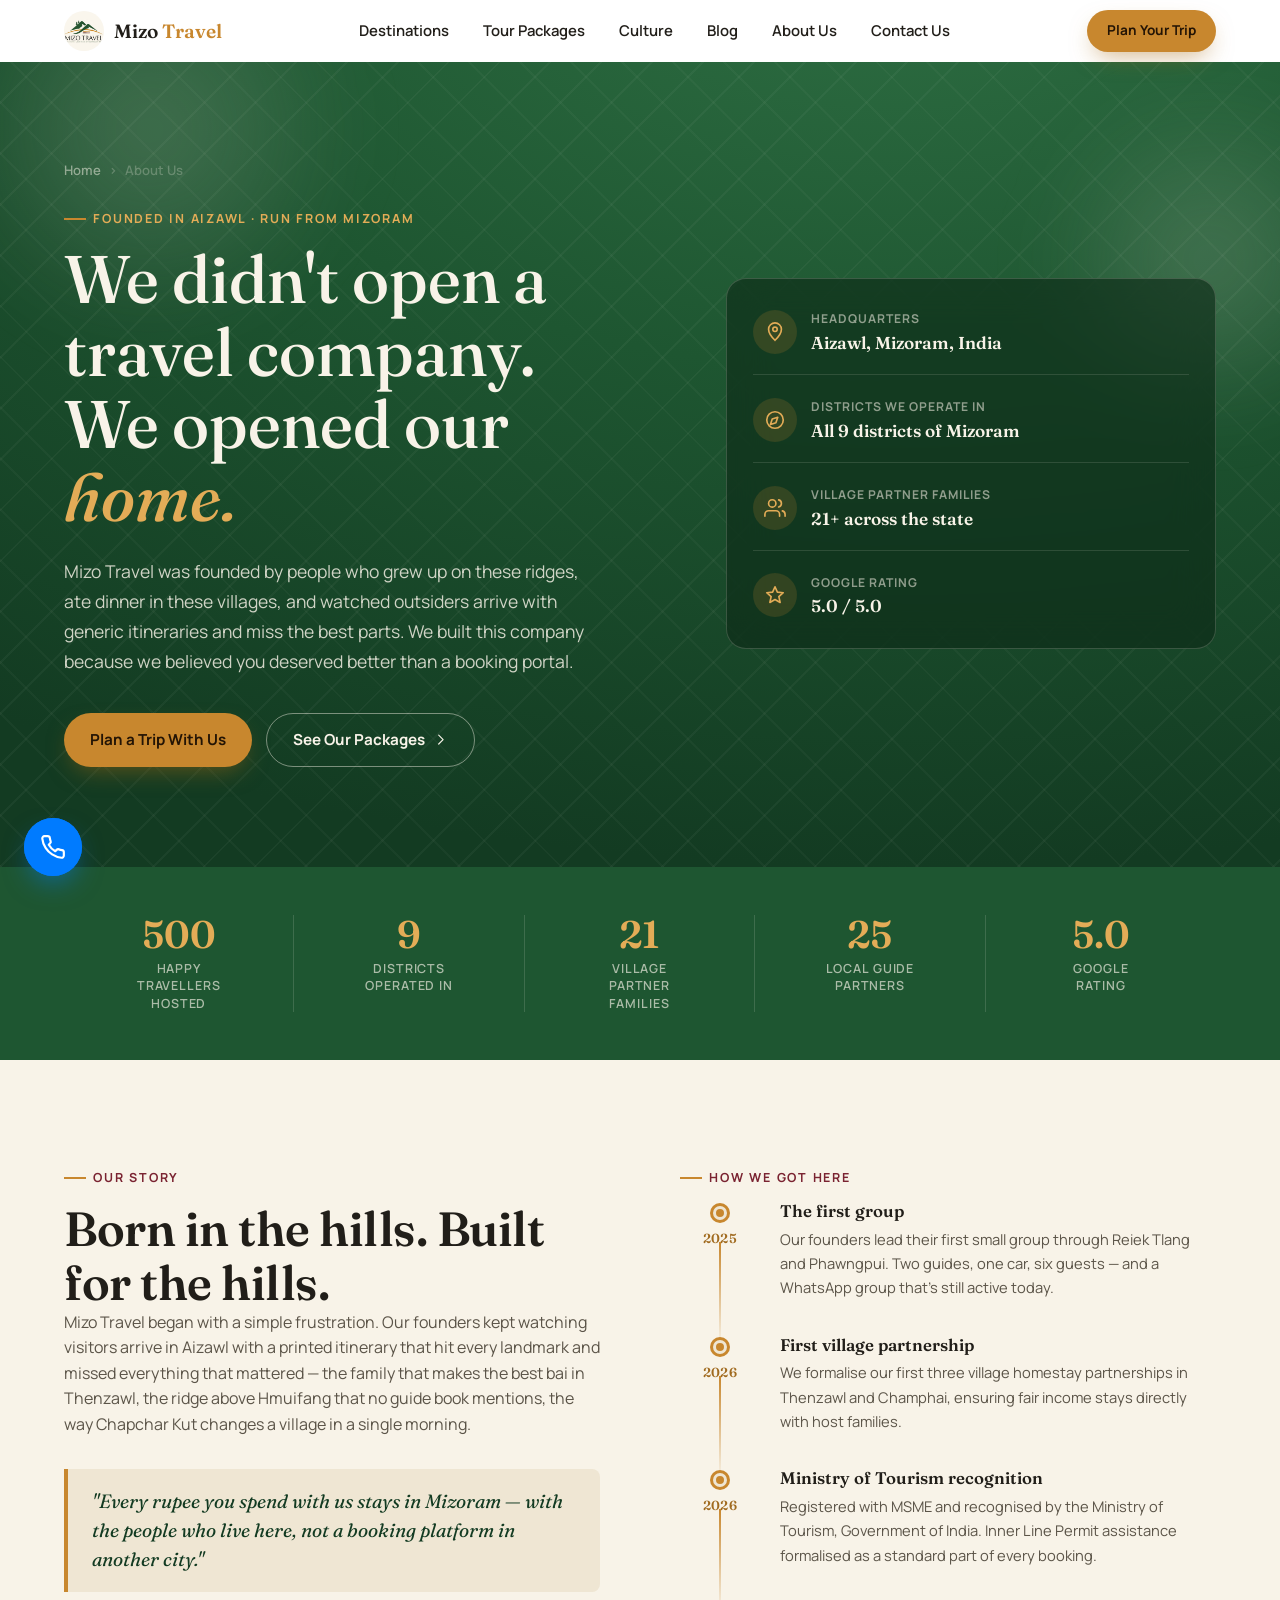
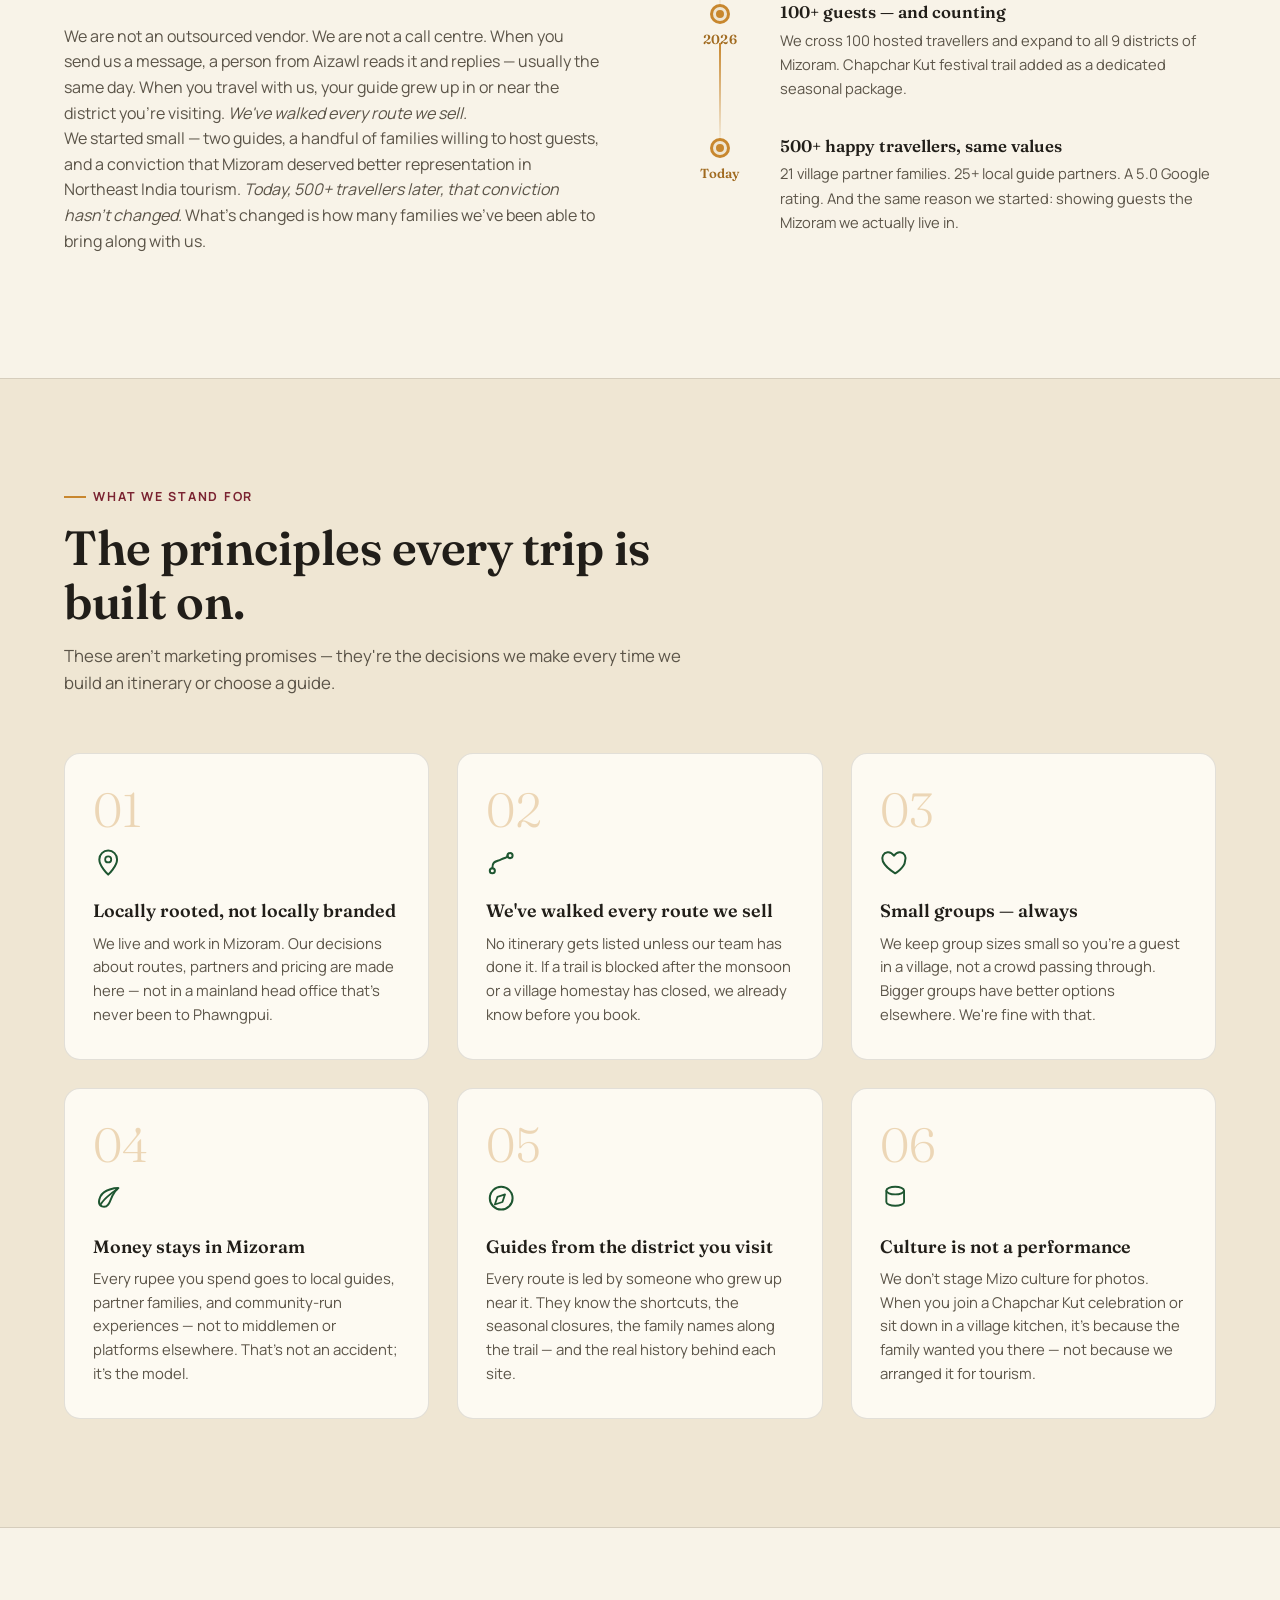
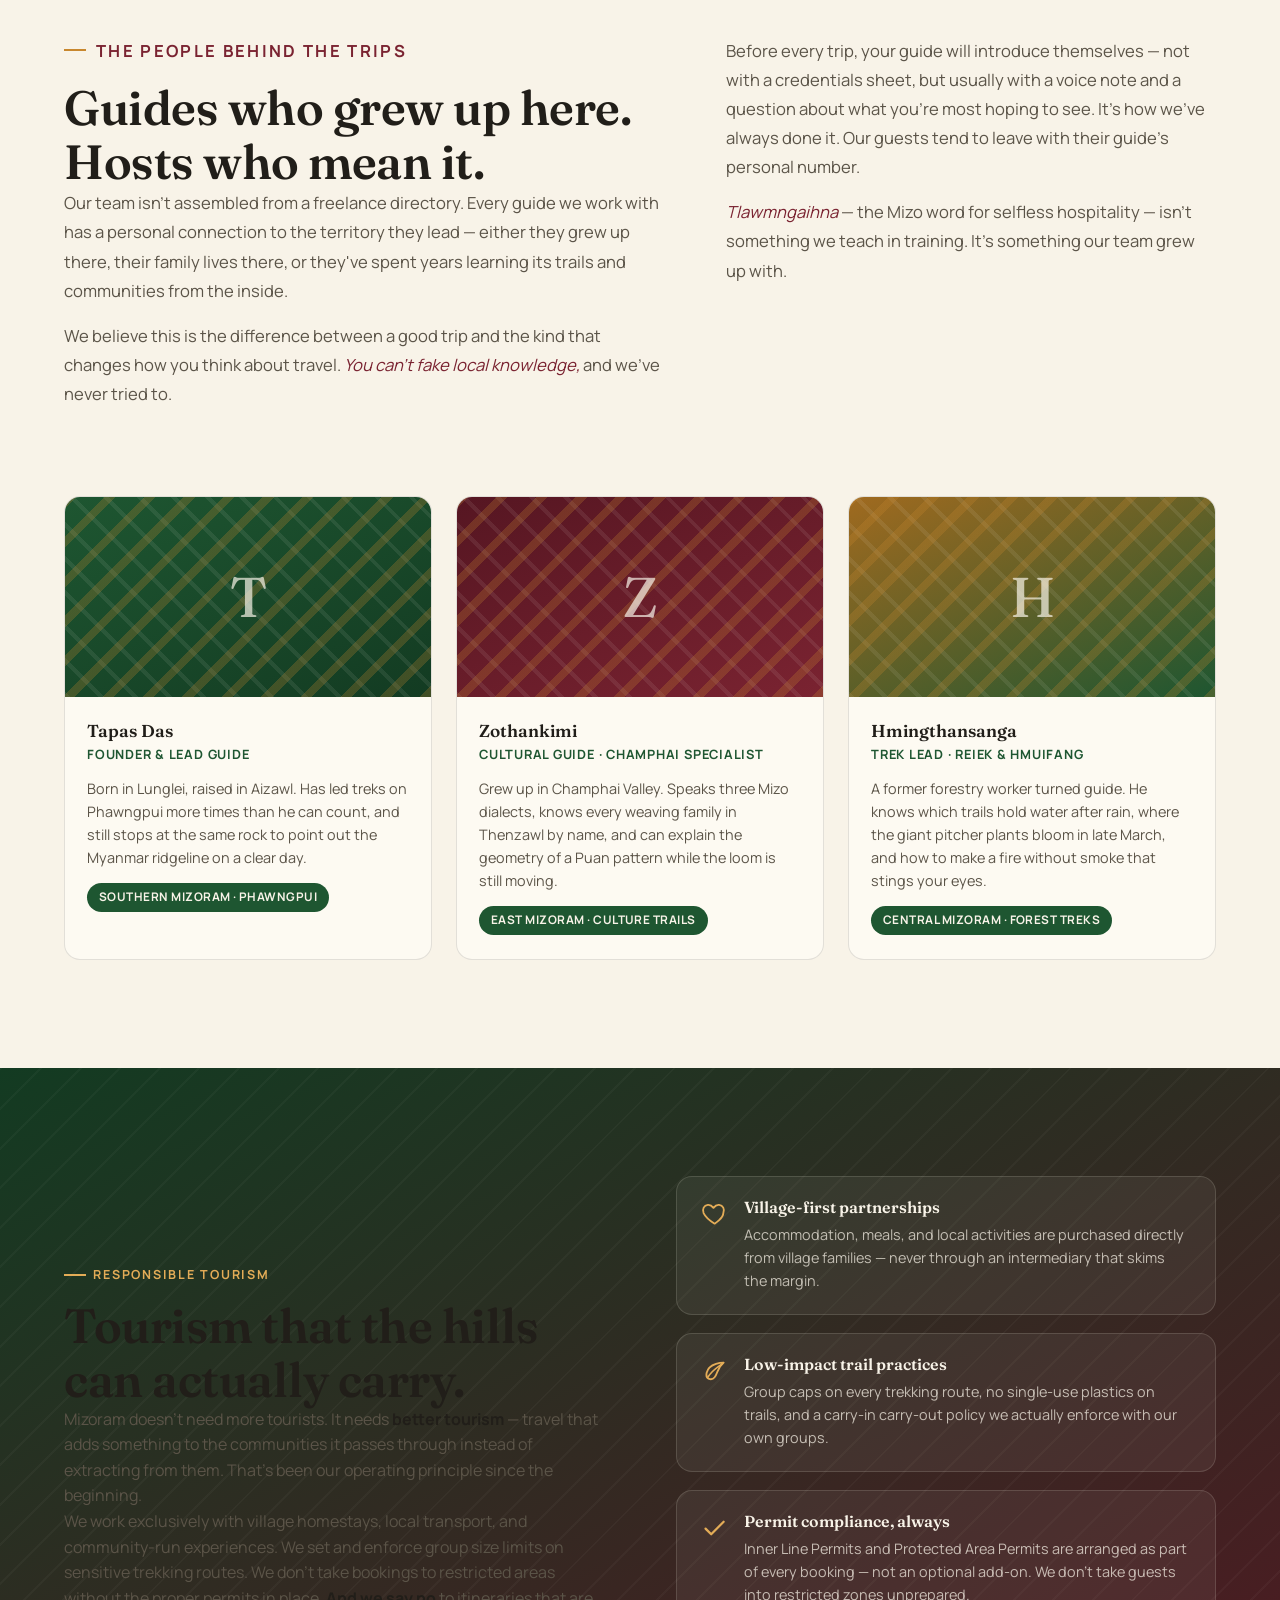
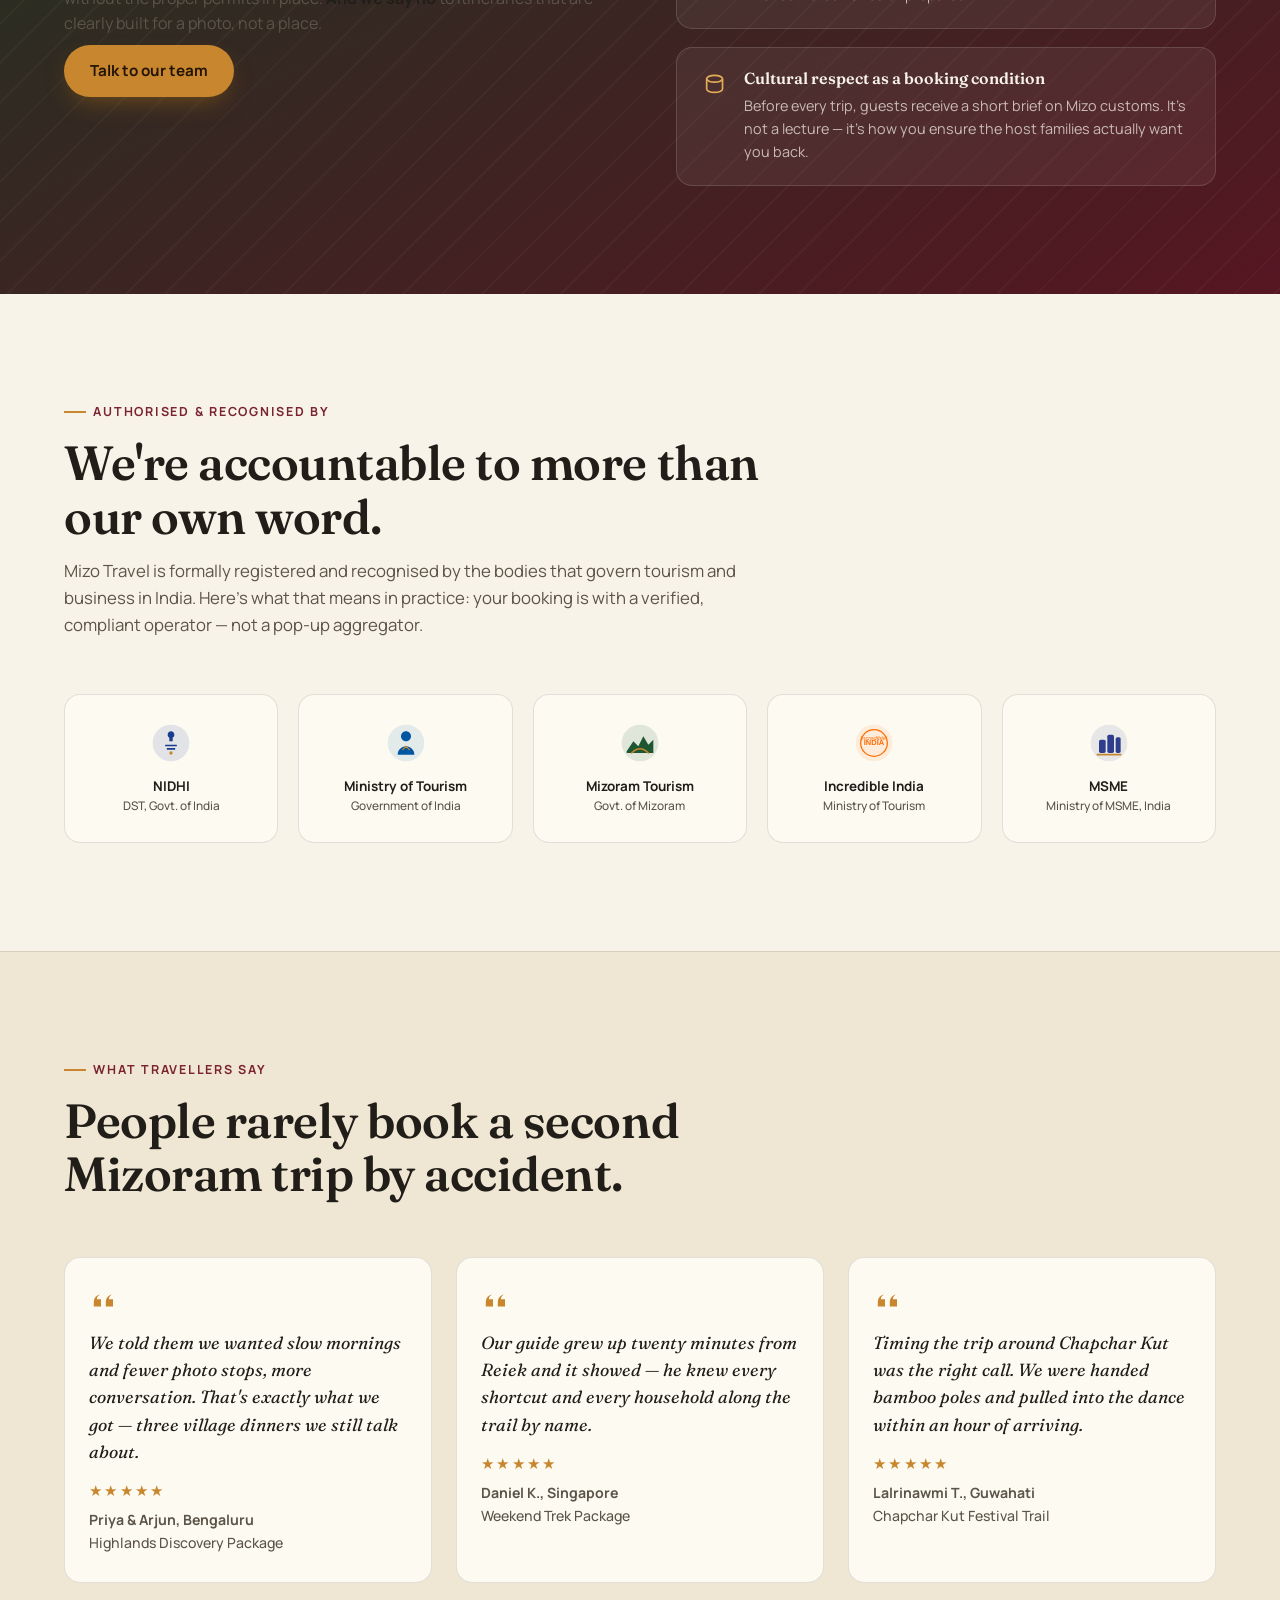
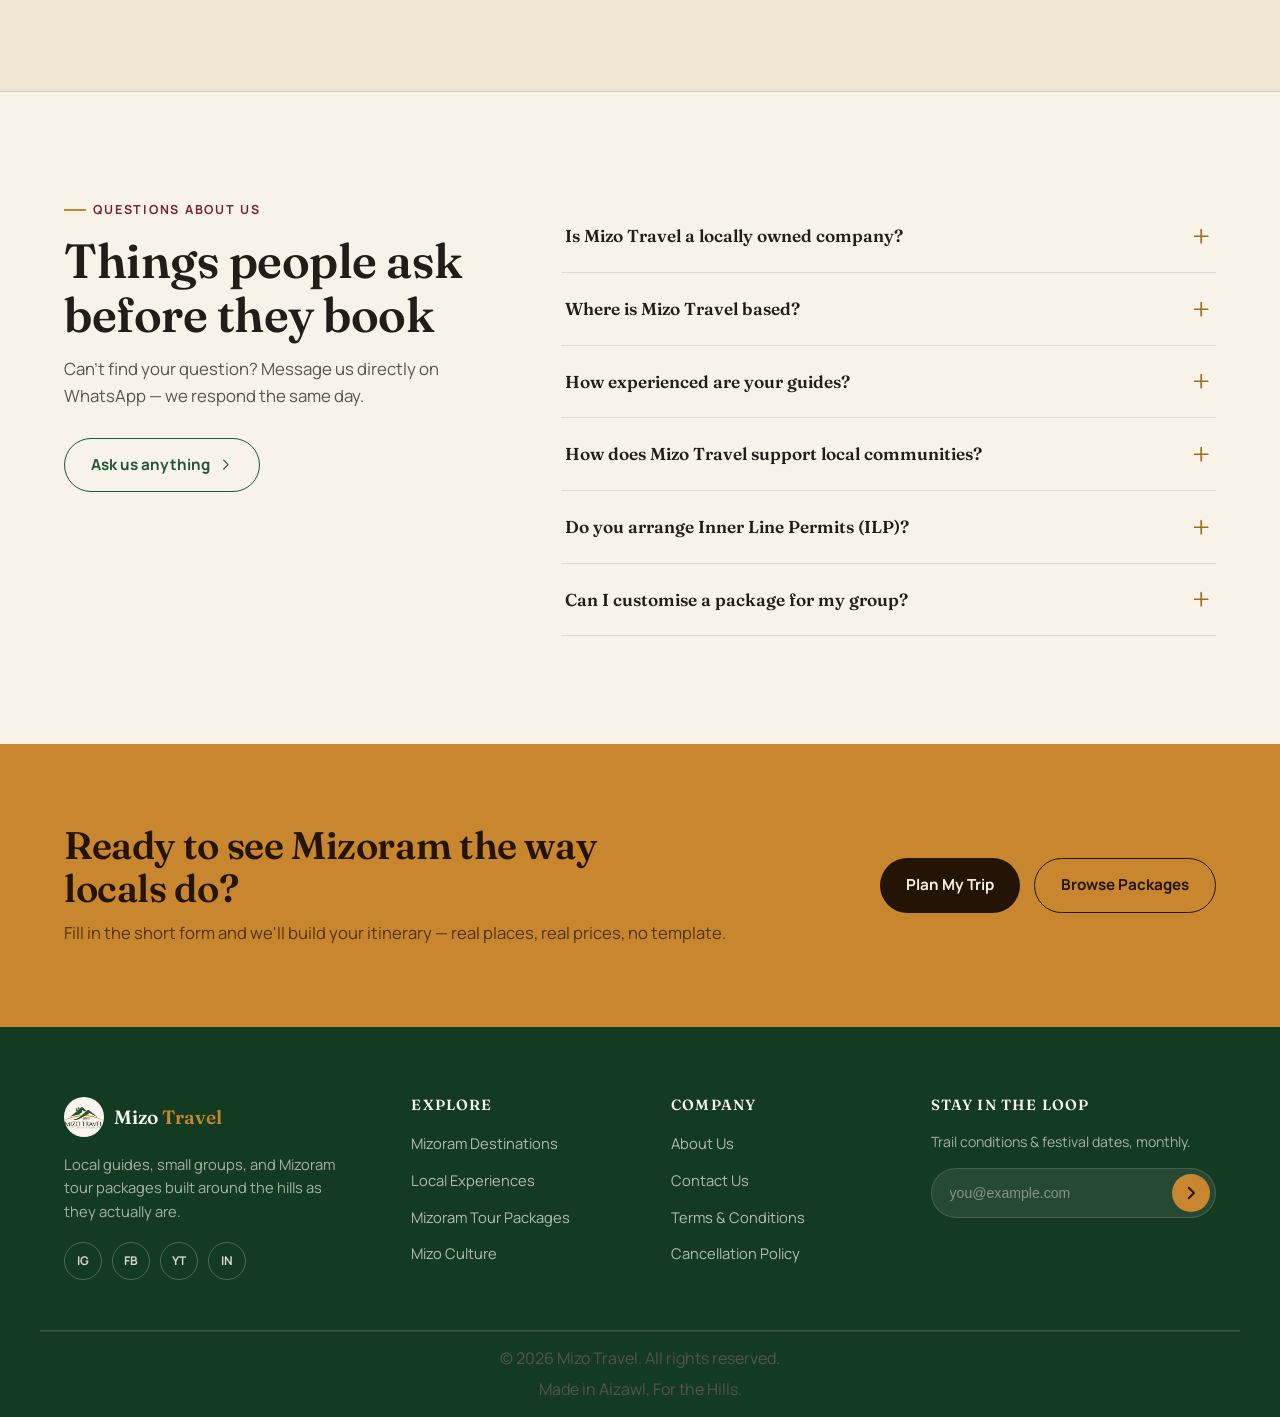
<file: about.html>
<!DOCTYPE html>
<html lang="en">
<head>
<!-- Google tag (gtag.js) -->
<script async src="https://www.googletagmanager.com/gtag/js?id=G-KSMQ0RGHCL"></script>
<script>
  window.dataLayer = window.dataLayer || [];
  function gtag(){dataLayer.push(arguments);}
  gtag('js', new Date());
  gtag('config', 'G-KSMQ0RGHCL');
  gtag('config', 'AW-10781206606');
</script>

<meta charset="UTF-8">
<meta name="viewport" content="width=device-width, initial-scale=1.0">
<title>About Mizo Travel | Local-Owned Mizoram Tour Company in Aizawl</title>
<meta name="description" content="Mizo Travel is a locally owned tour company in Aizawl, Mizoram, founded by people born and raised in these hills. Meet our guides, our story, and the values behind every trip we plan.">
<meta name="keywords" content="About Mizo Travel, Mizoram local travel company, Aizawl tour operator, Mizo guides, Northeast India travel company, Mizoram tourism company, local travel agent Mizoram">
<meta name="robots" content="index, follow">
<meta name="author" content="Mizo Travel">
<link rel="canonical" href="https://www.mizotravel.com/about">
<meta name="theme-color" content="#1E5631">

<!-- Open Graph -->
<meta property="og:type" content="website">
<meta property="og:title" content="About Mizo Travel | Local-Owned Mizoram Tour Company">
<meta property="og:description" content="Founded by people born and raised in Mizoram's hills. We're not a booking portal — we are your hosts in Aizawl.">
<meta property="og:image" content="https://www.mizotravel.com/assets/logo.jpg">
<meta property="og:url" content="https://www.mizotravel.com/about">
<meta property="og:locale" content="en_IN">

<!-- Twitter -->
<meta name="twitter:card" content="summary_large_image">
<meta name="twitter:title" content="About Mizo Travel | Local-Owned Mizoram Tour Company">
<meta name="twitter:description" content="Founded by people born and raised in Mizoram's hills. We're not a booking portal — we are your hosts in Aizawl.">
<meta name="twitter:image" content="https://www.mizotravel.com/assets/logo.jpg">

<link rel="icon" type="image/jpeg" href="assets/logo.jpg">
<link rel="apple-touch-icon" href="assets/logo.jpg">

<link rel="preconnect" href="https://fonts.googleapis.com">
<link rel="preconnect" href="https://fonts.gstatic.com" crossorigin>
<link href="https://fonts.googleapis.com/css2?family=Fraunces:ital,opsz,wght@0,9..144,300;0,9..144,500;0,9..144,600;1,9..144,500&family=Manrope:wght@400;500;600;700;800&display=swap" rel="stylesheet">

<link rel="stylesheet" href="css/style.css">

<!-- Breadcrumb + About page Structured Data -->
<script type="application/ld+json">
{
  "@context": "https://schema.org",
  "@type": "BreadcrumbList",
  "itemListElement": [
    {
      "@type": "ListItem",
      "position": 1,
      "name": "Home",
      "item": "https://www.mizotravel.com/"
    },
    {
      "@type": "ListItem",
      "position": 2,
      "name": "About Us",
      "item": "https://www.mizotravel.com/about"
    }
  ]
}
</script>
<script type="application/ld+json">
{
  "@context": "https://schema.org",
  "@type": "TravelAgency",
  "name": "Mizo Travel",
  "description": "A locally owned and operated tour company in Aizawl, Mizoram, founded and run by people born and raised in the hills of Northeast India. We specialise in authentic Mizoram tour packages, trekking, and cultural trails.",
  "image": "https://www.mizotravel.com/assets/logo.jpg",
  "url": "https://www.mizotravel.com/",
  "foundingDate": "2025",
  "foundingLocation": {
    "@type": "Place",
    "name": "Aizawl, Mizoram, India"
  },
  "address": {
    "@type": "PostalAddress",
    "streetAddress": "Brigade Field Rd, Bawngkawn",
    "addressLocality": "Aizawl",
    "addressRegion": "Mizoram",
    "postalCode": "796014",
    "addressCountry": "IN"
  },
  "telephone": "+919531671758",
  "email": "hello@mizotravel.com",
  "areaServed": "Mizoram, India",
  "numberOfEmployees": {
    "@type": "QuantitativeValue",
    "minValue": 10,
    "maxValue": 25
  },
  "award": ["Authorised by Ministry of Tourism, Govt. of India", "MSME Registered", "Recognised by Mizoram Tourism"],
  "knowsAbout": ["Mizoram trekking", "Phawngpui Blue Mountain", "Chapchar Kut festival tours", "Inner Line Permit assistance", "Northeast India travel"],
  "sameAs": [
    "https://www.instagram.com/mizotravel",
    "https://www.facebook.com/mizotravel",
    "https://www.youtube.com/@MizoTravel",
    "https://www.linkedin.com/company/mizotravel"
  ]
}
</script>
<script type="application/ld+json">
{
  "@context": "https://schema.org",
  "@type": "FAQPage",
  "mainEntity": [
    {
      "@type": "Question",
      "name": "Is Mizo Travel a locally owned company?",
      "acceptedAnswer": {
        "@type": "Answer",
        "text": "Yes. Mizo Travel is founded and operated entirely by people born and raised in Mizoram. Every rupee you spend stays in the state — with our guides, partner families, and village communities along the route."
      }
    },
    {
      "@type": "Question",
      "name": "Where is Mizo Travel based?",
      "acceptedAnswer": {
        "@type": "Answer",
        "text": "We are based in Aizawl, the capital of Mizoram, at Brigade Field Rd, Bawngkawn, Aizawl - 796014. When you contact us, a real person from Aizawl responds — usually the same day."
      }
    },
    {
      "@type": "Question",
      "name": "How experienced are Mizo Travel's guides?",
      "acceptedAnswer": {
        "@type": "Answer",
        "text": "All our guides are from the specific district they lead tours in. They know local trails, family names, seasonal conditions, and the cultural context that makes the difference between a visit and a real experience. We have partnered with over 21 village families and operate in all 9 districts of Mizoram."
      }
    },
    {
      "@type": "Question",
      "name": "How does Mizo Travel support local communities?",
      "acceptedAnswer": {
        "@type": "Answer",
        "text": "We work exclusively with local homestays, village guides, and community-run experiences. We keep group sizes small, use locally owned transport, and buy produce from village markets along the route. Every rupee spent with us stays in Mizoram."
      }
    }
  ]
}
</script>

</head>
<body>

<a class="skip-link" href="#main">Skip to content</a>

<noscript><iframe src="https://www.googletagmanager.com/ns.html?id=GTM-K9ZQRDRN"
height="0" width="0" style="display:none;visibility:hidden"></iframe></noscript>

<!-- ============ ICON SPRITE ============ -->
<svg style="display:none" aria-hidden="true">
  <symbol id="ic-menu" viewBox="0 0 24 24"><path d="M3 6h18M3 12h18M3 18h18" stroke="currentColor" stroke-width="1.8" stroke-linecap="round"/></symbol>
  <symbol id="ic-close" viewBox="0 0 24 24"><path d="M5 5l14 14M19 5L5 19" stroke="currentColor" stroke-width="1.8" stroke-linecap="round"/></symbol>
  <symbol id="ic-mountain" viewBox="0 0 24 24"><path d="M2 19l6.5-10 4 5.5L15 11l7 8H2z" stroke="currentColor" stroke-width="1.6" stroke-linejoin="round" fill="none"/></symbol>
  <symbol id="ic-leaf" viewBox="0 0 24 24"><path d="M20 4S7 4 5 13c-1.4 6.2 4.6 7 7 4 3-3.7 2-8 8-13z" stroke="currentColor" stroke-width="1.6" fill="none" stroke-linecap="round" stroke-linejoin="round"/><path d="M19 5C13 9 9 12 6 17" stroke="currentColor" stroke-width="1.4" fill="none" stroke-linecap="round"/></symbol>
  <symbol id="ic-heart" viewBox="0 0 24 24"><path d="M12 20s-7.5-4.6-9.7-9.3C.8 7 2.7 3.8 6 3.4c2.2-.3 3.7 1 5 2.7 1.3-1.7 2.8-3 5-2.7 3.3.4 5.2 3.6 3.7 7.3C19.5 15.4 12 20 12 20z" stroke="currentColor" stroke-width="1.6" fill="none" stroke-linejoin="round"/></symbol>
  <symbol id="ic-compass" viewBox="0 0 24 24"><circle cx="12" cy="12" r="9" stroke="currentColor" stroke-width="1.6" fill="none"/><path d="M15 9l-2 6-6 2 2-6 6-2z" stroke="currentColor" stroke-width="1.4" fill="none" stroke-linejoin="round"/></symbol>
  <symbol id="ic-pin" viewBox="0 0 24 24"><path d="M12 21s7-6.6 7-12a7 7 0 1 0-14 0c0 5.4 7 12 7 12z" stroke="currentColor" stroke-width="1.6" fill="none" stroke-linejoin="round"/><circle cx="12" cy="9" r="2.4" stroke="currentColor" stroke-width="1.4" fill="none"/></symbol>
  <symbol id="ic-route" viewBox="0 0 24 24"><circle cx="5" cy="18" r="2" stroke="currentColor" stroke-width="1.6" fill="none"/><circle cx="19" cy="6" r="2" stroke="currentColor" stroke-width="1.6" fill="none"/><path d="M5 16c0-6 3-5 7-7s5-1 5-3" stroke="currentColor" stroke-width="1.6" fill="none" stroke-linecap="round"/></symbol>
  <symbol id="ic-chev-r" viewBox="0 0 24 24"><path d="M9 5l7 7-7 7" stroke="currentColor" stroke-width="1.8" fill="none" stroke-linecap="round" stroke-linejoin="round"/></symbol>
  <symbol id="ic-arrow-up" viewBox="0 0 24 24"><path d="M12 19V5M5 12l7-7 7 7" stroke="currentColor" stroke-width="1.8" fill="none" stroke-linecap="round" stroke-linejoin="round"/></symbol>
  <symbol id="ic-mail" viewBox="0 0 24 24"><rect x="3" y="5" width="18" height="14" rx="2" stroke="currentColor" stroke-width="1.6" fill="none"/><path d="M4 6.5l8 6 8-6" stroke="currentColor" stroke-width="1.6" fill="none" stroke-linecap="round"/></symbol>
  <symbol id="ic-phone" viewBox="0 0 24 24"><path d="M6 3h3l1.5 4-2 1.5a12 12 0 0 0 6 6L16 12.5l4 1.5v3c0 1.1-.9 2-2 2C10 19 5 14 5 7c0-1.1.9-2 1-2z" stroke="currentColor" stroke-width="1.5" fill="none" stroke-linejoin="round"/></symbol>
  <symbol id="ic-drum" viewBox="0 0 24 24"><ellipse cx="12" cy="6" rx="7" ry="3" stroke="currentColor" stroke-width="1.5" fill="none"/><path d="M5 6v9c0 1.7 3.1 3 7 3s7-1.3 7-3V6" stroke="currentColor" stroke-width="1.5" fill="none"/></symbol>
  <symbol id="ic-thread" viewBox="0 0 24 24"><circle cx="9" cy="9" r="4.5" stroke="currentColor" stroke-width="1.5" fill="none"/><path d="M9 4.5v9M4.5 9h9" stroke="currentColor" stroke-width="1.2"/><path d="M16 14l4 4M20 14l-4 4" stroke="currentColor" stroke-width="1.5" stroke-linecap="round"/></symbol>
  <symbol id="ic-bowl" viewBox="0 0 24 24"><path d="M3 11h18a9 7 0 0 1-18 0z" stroke="currentColor" stroke-width="1.5" fill="none" stroke-linejoin="round"/><path d="M7 11c0-3 1.5-6 1.5-8M12 11c0-3 .5-6.5.5-8.5M17 11c0-3-1-6-1-8" stroke="currentColor" stroke-width="1.3" fill="none" stroke-linecap="round"/></symbol>
  <symbol id="ic-star" viewBox="0 0 24 24"><path d="M12 3l2.6 5.9 6.4.6-4.8 4.3 1.4 6.3L12 16.9 6.4 20.1l1.4-6.3-4.8-4.3 6.4-.6z" stroke="currentColor" stroke-width="1.3" fill="currentColor" stroke-linejoin="round"/></symbol>
  <symbol id="ic-check" viewBox="0 0 24 24"><path d="M4 12l5 5L20 6" stroke="currentColor" stroke-width="2" fill="none" stroke-linecap="round" stroke-linejoin="round"/></symbol>
  <symbol id="ic-quote" viewBox="0 0 24 24"><path d="M9 7C5 8 4 11 4 14v3h6v-6H6.5C6.7 9 7.6 8 9 7zM19 7c-4 1-5 4-5 7v3h6v-6h-3.5c.2-2 1.1-3 2.5-4z" fill="currentColor"/></symbol>
  <symbol id="ic-plus" viewBox="0 0 24 24">
  <path d="M12 5v14M5 12h14" stroke="currentColor" stroke-width="1.8" stroke-linecap="round"/>
</symbol>
  <symbol id="ic-whatsapp" viewBox="0 0 32 32">
    <path d="M16 4C9.4 4 4 9.4 4 16c0 2.4.7 4.7 2 6.6L4.4 28l5.6-1.5c1.8 1 3.8 1.5 6 1.5 6.6 0 12-5.4 12-12S22.6 4 16 4z" fill="#25D366"/>
    <path d="M22.4 19c-.3-.2-2-1-2.3-1.1-.3-.1-.5-.2-.8.2-.2.3-.9 1.1-1.1 1.3-.2.2-.4.2-.7.1-1.7-.8-2.8-1.5-3.9-3.3-.3-.5.3-.5.8-1.6.1-.2.1-.4 0-.6-.1-.2-.7-1.7-1-2.3-.2-.6-.5-.5-.7-.5h-.6c-.2 0-.5.1-.8.4-.3.3-1.1 1.1-1.1 2.6 0 1.5 1.1 3 1.3 3.2.2.2 2.1 3.3 5.2 4.5 2.6 1 3.1.8 3.7.7.6-.1 1.8-.7 2.1-1.4.3-.7.3-1.3.2-1.4z" fill="#fff"/>
  </symbol>
</svg>

<!-- ============ HEADER ============ -->
<header class="site-header" id="site-header">
  <div class="header-inner wrap">
    <a href="index.html" class="brand" aria-label="Mizo Travel — Home">
      <img src="assets/logo.jpg" alt="Mizo Travel logo — Mizoram Tour Packages" width="44" height="44">
      <span class="brand-text">Mizo<em> Travel</em></span>
    </a>

    <nav class="main-nav" id="main-nav" aria-label="Primary">
      <ul>
        <li><a href="index.html#destinations">Destinations</a></li>
        <li><a href="index.html#packages">Tour Packages</a></li>
        <li><a href="index.html#culture">Culture</a></li>
        <li><a href="index.html#blog">Blog</a></li>
        <li><a href="about.html" class="is-active">About Us</a></li>
        <li><a href="index.html#contact">Contact Us</a></li>
      </ul>
    </nav>

    <div class="header-actions">
      <a href="index.html#contact" class="btn btn-gold btn-sm">Plan Your Trip</a>
      <button class="nav-toggle" id="nav-toggle" aria-label="Open menu" aria-expanded="false" aria-controls="mobile-nav">
        <svg class="icon"><use href="#ic-menu"/></svg>
      </button>
    </div>
  </div>
</header>

<!-- Mobile nav drawer -->
<div class="mobile-nav" id="mobile-nav">
  <div class="mobile-nav-head">
    <span class="brand-text">Mizo<em> Travel</em></span>
    <button class="nav-toggle" id="nav-close" aria-label="Close menu">
      <svg class="icon"><use href="#ic-close"/></svg>
    </button>
  </div>
  <ul>
    <li><a href="index.html#destinations">Destinations</a></li>
    <li><a href="index.html#packages">Tour Packages</a></li>
    <li><a href="index.html#culture">Culture</a></li>
    <li><a href="index.html#blog">Blog</a></li>
    <li><a href="about.html">About Us</a></li>
    <li><a href="index.html#contact">Contact Us</a></li>
  </ul>
</div>
<div class="mobile-nav-backdrop" id="mobile-backdrop"></div>

<!-- ============ MAIN ============ -->
<main id="main">

  <!-- ============ ABOUT HERO ============ -->
  <section class="about-hero" aria-label="About Mizo Travel">
    <span class="mist mist-a" aria-hidden="true"></span>
    <span class="mist mist-b" aria-hidden="true"></span>
    <div class="wrap about-hero-inner">
      <div class="hero-anim">
        <nav class="breadcrumb" aria-label="Breadcrumb">
          <a href="index.html">Home</a>
          <span aria-hidden="true">›</span>
          <span aria-current="page">About Us</span>
        </nav>
        <p class="eyebrow" style="color:var(--gold-light);">
          Founded in Aizawl · Run from Mizoram
        </p>
        <h1>We didn't open a travel company.<br>We opened our <em>home.</em></h1>
        <p class="about-hero-sub">
          Mizo Travel was founded by people who grew up on these ridges, ate dinner in these villages, and watched outsiders arrive with generic itineraries and miss the best parts. We built this company because we believed you deserved better than a booking portal.
        </p>
        <div class="about-hero-cta">
          <a href="index.html#contact" class="btn btn-gold">Plan a Trip With Us</a>
          <a href="index.html#packages" class="btn btn-ghost">See Our Packages <svg class="icon icon-sm" aria-hidden="true"><use href="#ic-chev-r"/></svg></a>
        </div>
      </div>

      <!-- Credential card -->
      <div class="ah-card hero-anim" style="animation-delay:.5s">
        <div class="ah-card-row">
          <div class="ah-icon-wrap" aria-hidden="true">
            <svg viewBox="0 0 24 24" fill="none" stroke="currentColor" stroke-width="1.8" stroke-linecap="round">
              <path d="M12 21s7-6.6 7-12a7 7 0 1 0-14 0c0 5.4 7 12 7 12z"/><circle cx="12" cy="9" r="2.4"/>
            </svg>
          </div>
          <div>
            <p class="ah-card-label">Headquarters</p>
            <p class="ah-card-value">Aizawl, Mizoram, India</p>
          </div>
        </div>
        <div class="ah-card-row">
          <div class="ah-icon-wrap" aria-hidden="true">
            <svg viewBox="0 0 24 24" fill="none" stroke="currentColor" stroke-width="1.8" stroke-linecap="round">
              <circle cx="12" cy="12" r="9"/><path d="M15 9l-2 6-6 2 2-6 6-2z" stroke-linejoin="round"/>
            </svg>
          </div>
          <div>
            <p class="ah-card-label">Districts We Operate In</p>
            <p class="ah-card-value">All 9 districts of Mizoram</p>
          </div>
        </div>
        <div class="ah-card-row">
          <div class="ah-icon-wrap" aria-hidden="true">
            <svg viewBox="0 0 24 24" fill="none" stroke="currentColor" stroke-width="1.8" stroke-linecap="round">
              <path d="M17 21v-2a4 4 0 0 0-4-4H5a4 4 0 0 0-4 4v2"/><circle cx="9" cy="7" r="4"/><path d="M23 21v-2a4 4 0 0 0-3-3.87"/><path d="M16 3.13a4 4 0 0 1 0 7.75"/>
            </svg>
          </div>
          <div>
            <p class="ah-card-label">Village Partner Families</p>
            <p class="ah-card-value">21+ across the state</p>
          </div>
        </div>
        <div class="ah-card-row">
          <div class="ah-icon-wrap" aria-hidden="true">
            <svg viewBox="0 0 24 24" fill="none" stroke="currentColor" stroke-width="1.8" stroke-linecap="round">
              <path d="M12 3l2.6 5.9 6.4.6-4.8 4.3 1.4 6.3L12 16.9 6.4 20.1l1.4-6.3-4.8-4.3 6.4-.6z" stroke-linejoin="round"/>
            </svg>
          </div>
          <div>
            <p class="ah-card-label">Google Rating</p>
            <p class="ah-card-value">5.0 / 5.0</p>
          </div>
        </div>
      </div>
    </div>
  </section>

  <!-- ============ STATS BAR ============ -->
  <div class="stats-bar" role="region" aria-label="Mizo Travel at a glance">
    <div class="wrap stats-bar-inner">
      <div class="sb-stat">
        <span class="sb-num count" data-count="500">0</span>
        <span class="sb-label">Happy Travellers Hosted</span>
      </div>
      <div class="sb-stat">
        <span class="sb-num count" data-count="9">0</span>
        <span class="sb-label">Districts Operated In</span>
      </div>
      <div class="sb-stat">
        <span class="sb-num count" data-count="21">0</span>
        <span class="sb-label">Village Partner Families</span>
      </div>
      <div class="sb-stat">
        <span class="sb-num count" data-count="25">0</span>
        <span class="sb-label">Local Guide Partners</span>
      </div>
      <div class="sb-stat">
        <span class="sb-num">5.0</span>
        <span class="sb-label">Google Rating</span>
      </div>
    </div>
  </div>

  <!-- ============ STORY & TIMELINE ============ -->
  <section class="story-section section" id="our-story" aria-labelledby="story-heading">
    <div class="wrap story-grid">

      <!-- Left: narrative -->
      <div class="reveal">
        <p class="eyebrow">Our Story</p>
        <h2 id="story-heading">Born in the hills. Built for the hills.</h2>
        <p>
          Mizo Travel began with a simple frustration. Our founders kept watching visitors arrive in Aizawl with a printed itinerary that hit every landmark and missed everything that mattered — the family that makes the best bai in Thenzawl, the ridge above Hmuifang that no guide book mentions, the way Chapchar Kut changes a village in a single morning.
        </p>
        <div class="pull-quote">
          <p>"Every rupee you spend with us stays in Mizoram — with the people who live here, not a booking platform in another city."</p>
        </div>
        <p>
          We are not an outsourced vendor. We are not a call centre. When you send us a message, a person from Aizawl reads it and replies — usually the same day. When you travel with us, your guide grew up in or near the district you're visiting. <em>We've walked every route we sell.</em>
        </p>
        <p>
          We started small — two guides, a handful of families willing to host guests, and a conviction that Mizoram deserved better representation in Northeast India tourism. <em>Today, 500+ travellers later, that conviction hasn't changed.</em> What's changed is how many families we've been able to bring along with us.
        </p>
      </div>

      <!-- Right: timeline -->
      <div class="reveal" style="animation-delay:.15s">
        <p class="eyebrow">How we got here</p>
        <ol class="timeline" aria-label="Mizo Travel company history">
          <li class="tl-item">
            <div class="tl-spine">
              <div class="tl-dot"></div>
              <span class="tl-year">2025</span>
            </div>
            <div class="tl-body">
              <h3>The first group</h3>
              <p>Our founders lead their first small group through Reiek Tlang and Phawngpui. Two guides, one car, six guests — and a WhatsApp group that's still active today.</p>
            </div>
          </li>
          <li class="tl-item">
            <div class="tl-spine">
              <div class="tl-dot"></div>
              <span class="tl-year">2026</span>
            </div>
            <div class="tl-body">
              <h3>First village partnership</h3>
              <p>We formalise our first three village homestay partnerships in Thenzawl and Champhai, ensuring fair income stays directly with host families.</p>
            </div>
          </li>
          <li class="tl-item">
            <div class="tl-spine">
              <div class="tl-dot"></div>
              <span class="tl-year">2026</span>
            </div>
            <div class="tl-body">
              <h3>Ministry of Tourism recognition</h3>
              <p>Registered with MSME and recognised by the Ministry of Tourism, Government of India. Inner Line Permit assistance formalised as a standard part of every booking.</p>
            </div>
          </li>
          <li class="tl-item">
            <div class="tl-spine">
              <div class="tl-dot"></div>
              <span class="tl-year">2026</span>
            </div>
            <div class="tl-body">
              <h3>100+ guests — and counting</h3>
              <p>We cross 100 hosted travellers and expand to all 9 districts of Mizoram. Chapchar Kut festival trail added as a dedicated seasonal package.</p>
            </div>
          </li>
          <li class="tl-item">
            <div class="tl-spine">
              <div class="tl-dot"></div>
              <span class="tl-year">Today</span>
            </div>
            <div class="tl-body">
              <h3>500+ happy travellers, same values</h3>
              <p>21 village partner families. 25+ local guide partners. A 5.0 Google rating. And the same reason we started: showing guests the Mizoram we actually live in.</p>
            </div>
          </li>
        </ol>
      </div>

    </div>
  </section>

  <!-- ============ VALUES ============ -->
  <section class="values-section" id="our-values" aria-labelledby="values-heading">
    <div class="wrap">
      <div class="section-head reveal">
        <p class="eyebrow">What we stand for</p>
        <h2 id="values-heading">The principles every trip is built on.</h2>
        <p class="section-sub">These aren't marketing promises — they're the decisions we make every time we build an itinerary or choose a guide.</p>
      </div>
      <div class="values-grid">

        <article class="value-card reveal">
          <span class="value-num" aria-hidden="true">01</span>
          <svg class="icon" aria-hidden="true"><use href="#ic-pin"/></svg>
          <h3>Locally rooted, not locally branded</h3>
          <p>We live and work in Mizoram. Our decisions about routes, partners and pricing are made here — not in a mainland head office that's never been to Phawngpui.</p>
        </article>

        <article class="value-card reveal" style="animation-delay:.08s">
          <span class="value-num" aria-hidden="true">02</span>
          <svg class="icon" aria-hidden="true"><use href="#ic-route"/></svg>
          <h3>We've walked every route we sell</h3>
          <p>No itinerary gets listed unless our team has done it. If a trail is blocked after the monsoon or a village homestay has closed, we already know before you book.</p>
        </article>

        <article class="value-card reveal" style="animation-delay:.16s">
          <span class="value-num" aria-hidden="true">03</span>
          <svg class="icon" aria-hidden="true"><use href="#ic-heart"/></svg>
          <h3>Small groups — always</h3>
          <p>We keep group sizes small so you're a guest in a village, not a crowd passing through. Bigger groups have better options elsewhere. We're fine with that.</p>
        </article>

        <article class="value-card reveal" style="animation-delay:.08s">
          <span class="value-num" aria-hidden="true">04</span>
          <svg class="icon" aria-hidden="true"><use href="#ic-leaf"/></svg>
          <h3>Money stays in Mizoram</h3>
          <p>Every rupee you spend goes to local guides, partner families, and community-run experiences — not to middlemen or platforms elsewhere. That's not an accident; it's the model.</p>
        </article>

        <article class="value-card reveal" style="animation-delay:.16s">
          <span class="value-num" aria-hidden="true">05</span>
          <svg class="icon" aria-hidden="true"><use href="#ic-compass"/></svg>
          <h3>Guides from the district you visit</h3>
          <p>Every route is led by someone who grew up near it. They know the shortcuts, the seasonal closures, the family names along the trail — and the real history behind each site.</p>
        </article>

        <article class="value-card reveal" style="animation-delay:.24s">
          <span class="value-num" aria-hidden="true">06</span>
          <svg class="icon" aria-hidden="true"><use href="#ic-drum"/></svg>
          <h3>Culture is not a performance</h3>
          <p>We don't stage Mizo culture for photos. When you join a Chapchar Kut celebration or sit down in a village kitchen, it's because the family wanted you there — not because we arranged it for tourism.</p>
        </article>

      </div>
    </div>
  </section>

  <!-- ============ TEAM ============ -->
  <section class="team-section section" id="our-team" aria-labelledby="team-heading">
    <div class="wrap">
      <div class="team-intro">
        <div class="reveal">
          <p class="eyebrow">The people behind the trips</p>
          <h2 id="team-heading">Guides who grew up here. Hosts who mean it.</h2>
          <p>
            Our team isn't assembled from a freelance directory. Every guide we work with has a personal connection to the territory they lead — either they grew up there, their family lives there, or they've spent years learning its trails and communities from the inside.
          </p>
          <p>
            We believe this is the difference between a good trip and the kind that changes how you think about travel. <em>You can't fake local knowledge,</em> and we've never tried to.
          </p>
        </div>
        <div class="reveal" style="animation-delay:.1s">
          <p style="font-size:1.04rem; line-height:1.75; color:var(--ink-soft); margin-bottom:16px;">
            Before every trip, your guide will introduce themselves — not with a credentials sheet, but usually with a voice note and a question about what you're most hoping to see. It's how we've always done it. Our guests tend to leave with their guide's personal number.
          </p>
          <p style="font-size:1.04rem; line-height:1.75; color:var(--ink-soft);">
            <em style="color:var(--maroon);">Tlawmngaihna</em> — the Mizo word for selfless hospitality — isn't something we teach in training. It's something our team grew up with.
          </p>
        </div>
      </div>

      <div class="guides-grid">

        <article class="guide-card reveal">
          <div class="guide-avatar" role="img" aria-label="Lalthanmawia, founder and lead guide">
            <span class="guide-avatar-initial" aria-hidden="true">T</span>
          </div>
          <div class="guide-info">
            <h3>Tapas Das</h3>
            <span class="guide-role">Founder & Lead Guide</span>
            <p>Born in Lunglei, raised in Aizawl. Has led treks on Phawngpui more times than he can count, and still stops at the same rock to point out the Myanmar ridgeline on a clear day.</p>
            <span class="guide-tag">Southern Mizoram · Phawngpui</span>
          </div>
        </article>

        <article class="guide-card reveal" style="animation-delay:.1s">
          <div class="guide-avatar guide-avatar--alt" role="img" aria-label="Zothankimi, cultural guide and Champhai specialist">
            <span class="guide-avatar-initial" aria-hidden="true">Z</span>
          </div>
          <div class="guide-info">
            <h3>Zothankimi</h3>
            <span class="guide-role">Cultural Guide · Champhai Specialist</span>
            <p>Grew up in Champhai Valley. Speaks three Mizo dialects, knows every weaving family in Thenzawl by name, and can explain the geometry of a Puan pattern while the loom is still moving.</p>
            <span class="guide-tag">East Mizoram · Culture Trails</span>
          </div>
        </article>

        <article class="guide-card reveal" style="animation-delay:.2s">
          <div class="guide-avatar guide-avatar--gold" role="img" aria-label="Hmingthansanga, trek and Reiek guide">
            <span class="guide-avatar-initial" aria-hidden="true">H</span>
          </div>
          <div class="guide-info">
            <h3>Hmingthansanga</h3>
            <span class="guide-role">Trek Lead · Reiek & Hmuifang</span>
            <p>A former forestry worker turned guide. He knows which trails hold water after rain, where the giant pitcher plants bloom in late March, and how to make a fire without smoke that stings your eyes.</p>
            <span class="guide-tag">Central Mizoram · Forest Treks</span>
          </div>
        </article>

      </div>
    </div>
  </section>

  <!-- ============ RESPONSIBLE TRAVEL ============ -->
  <section class="responsibility-section" id="responsible-travel" aria-labelledby="resp-heading">
    <div class="wrap resp-grid">

      <div class="reveal">
        <p class="eyebrow eyebrow--light">Responsible Tourism</p>
        <h2 id="resp-heading">Tourism that the hills can actually carry.</h2>
        <p>
          Mizoram doesn't need more tourists. It needs <strong>better tourism</strong> — travel that adds something to the communities it passes through instead of extracting from them. That's been our operating principle since the beginning.
        </p>
        <p>
          We work exclusively with village homestays, local transport, and community-run experiences. We set and enforce group size limits on sensitive trekking routes. We don't take bookings to restricted areas without the proper permits in place. <strong>And we say no</strong> to itineraries that are clearly built for a photo, not a place.
        </p>
        <a href="index.html#contact" class="btn btn-gold" style="margin-top:8px; width:fit-content;">Talk to our team</a>
      </div>

      <div class="resp-pillars reveal" style="animation-delay:.12s">
        <div class="resp-pillar">
          <svg class="icon" aria-hidden="true"><use href="#ic-heart"/></svg>
          <div>
            <h3>Village-first partnerships</h3>
            <p>Accommodation, meals, and local activities are purchased directly from village families — never through an intermediary that skims the margin.</p>
          </div>
        </div>
        <div class="resp-pillar">
          <svg class="icon" aria-hidden="true"><use href="#ic-leaf"/></svg>
          <div>
            <h3>Low-impact trail practices</h3>
            <p>Group caps on every trekking route, no single-use plastics on trails, and a carry-in carry-out policy we actually enforce with our own groups.</p>
          </div>
        </div>
        <div class="resp-pillar">
          <svg class="icon" aria-hidden="true"><use href="#ic-check"/></svg>
          <div>
            <h3>Permit compliance, always</h3>
            <p>Inner Line Permits and Protected Area Permits are arranged as part of every booking — not an optional add-on. We don't take guests into restricted zones unprepared.</p>
          </div>
        </div>
        <div class="resp-pillar">
          <svg class="icon" aria-hidden="true"><use href="#ic-drum"/></svg>
          <div>
            <h3>Cultural respect as a booking condition</h3>
            <p>Before every trip, guests receive a short brief on Mizo customs. It's not a lecture — it's how you ensure the host families actually want you back.</p>
          </div>
        </div>
      </div>

    </div>
  </section>

  <!-- ============ RECOGNITIONS ============ -->
  <section class="recognition-section section" id="recognitions" aria-labelledby="rec-heading">
    <div class="wrap">
      <div class="section-head reveal" style="max-width:700px;">
        <p class="eyebrow">Authorised &amp; Recognised By</p>
        <h2 id="rec-heading">We're accountable to more than our own word.</h2>
        <p class="section-sub">Mizo Travel is formally registered and recognised by the bodies that govern tourism and business in India. Here's what that means in practice: your booking is with a verified, compliant operator — not a pop-up aggregator.</p>
      </div>

      <div class="recognition-grid">

        <div class="rec-card reveal">
          <svg width="40" height="40" viewBox="0 0 48 48" fill="none" aria-hidden="true">
            <circle cx="24" cy="24" r="22" fill="#1A3C8F" opacity=".12"/>
            <path d="M24 10c-2.2 0-4 1.8-4 4 0 1.5.8 2.8 2 3.5V22h4v-4.5c1.2-.7 2-2 2-3.5 0-2.2-1.8-4-4-4z" fill="#1A3C8F"/>
            <path d="M17 26h14v2H17zM19 30h10v2H19z" fill="#1A3C8F"/>
            <circle cx="24" cy="36" r="2" fill="#C8872E"/>
          </svg>
          <span>NIDHI<small>DST, Govt. of India</small></span>
        </div>

        <div class="rec-card reveal" style="animation-delay:.06s">
          <svg width="40" height="40" viewBox="0 0 48 48" fill="none" aria-hidden="true">
            <circle cx="24" cy="24" r="22" fill="#0056A2" opacity=".1"/>
            <path d="M24 10c-3.3 0-6 2.7-6 6s2.7 6 6 6 6-2.7 6-6-2.7-6-6-6z" fill="#0056A2"/>
            <path d="M14 38c0-5.5 4.5-10 10-10s10 4.5 10 10H14z" fill="#0056A2"/>
            <path d="M20 32l4-4 4 4" stroke="#C8872E" stroke-width="1.5" fill="none" stroke-linecap="round"/>
          </svg>
          <span>Ministry of Tourism<small>Government of India</small></span>
        </div>

        <div class="rec-card reveal" style="animation-delay:.12s">
          <svg width="40" height="40" viewBox="0 0 48 48" fill="none" aria-hidden="true">
            <circle cx="24" cy="24" r="22" fill="#1E5631" opacity=".12"/>
            <path d="M8 34 L16 22 L22 28 L28 16 L34 26 L40 20 L40 36 L8 36 Z" fill="#1E5631"/>
            <path d="M14 36 Q24 26 34 36" stroke="#C8872E" stroke-width="1.8" fill="none" stroke-linecap="round"/>
          </svg>
          <span>Mizoram Tourism<small>Govt. of Mizoram</small></span>
        </div>

        <div class="rec-card reveal" style="animation-delay:.18s">
          <svg width="40" height="40" viewBox="0 0 48 48" fill="none" aria-hidden="true">
            <circle cx="24" cy="24" r="22" fill="#FF6B00" opacity=".1"/>
            <path d="M24 8C15.2 8 8 15.2 8 24s7.2 16 16 16 16-7.2 16-16S32.8 8 24 8z" stroke="#FF6B00" stroke-width="1.5" fill="none"/>
            <text x="24" y="26" text-anchor="middle" font-size="9" font-weight="700" fill="#FF6B00" font-family="sans-serif">INDIA</text>
            <text x="24" y="20" text-anchor="middle" font-size="7" fill="#FF6B00" font-family="sans-serif" font-style="italic">Incredible!</text>
          </svg>
          <span>Incredible India<small>Ministry of Tourism</small></span>
        </div>

        <div class="rec-card reveal" style="animation-delay:.24s">
          <svg width="40" height="40" viewBox="0 0 48 48" fill="none" aria-hidden="true">
            <circle cx="24" cy="24" r="22" fill="#2E3E8C" opacity=".1"/>
            <rect x="12" y="20" width="8" height="16" rx="2" fill="#2E3E8C"/>
            <rect x="22" y="14" width="8" height="22" rx="2" fill="#2E3E8C"/>
            <rect x="32" y="17" width="6" height="19" rx="2" fill="#2E3E8C"/>
            <path d="M10 38h28" stroke="#C8872E" stroke-width="2" stroke-linecap="round"/>
          </svg>
          <span>MSME<small>Ministry of MSME, India</small></span>
        </div>

      </div>
    </div>
  </section>

  <!-- ============ TESTIMONIALS (inline, no slider needed here) ============ -->
  <section class="section" style="background:var(--cream-deep); border-top:1px solid var(--line); border-bottom:1px solid var(--line);" aria-labelledby="reviews-heading">
    <div class="wrap">
      <div class="section-head reveal" style="max-width:640px; margin-bottom:56px;">
        <p class="eyebrow">What travellers say</p>
        <h2 id="reviews-heading">People rarely book a second Mizoram trip by accident.</h2>
      </div>
      <div class="about-testimonials-grid reveal">

        <blockquote style="background:var(--cream-soft); border:1px solid var(--line); border-radius:var(--radius); padding:28px 24px; display:flex; flex-direction:column; gap:14px;">
          <svg class="icon" style="color:var(--gold); width:1.8em; height:1.8em;" aria-hidden="true"><use href="#ic-quote"/></svg>
          <p style="font-family:var(--font-display); font-size:1.1rem; font-style:italic; color:var(--ink); line-height:1.55; margin:0;">We told them we wanted slow mornings and fewer photo stops, more conversation. That's exactly what we got — three village dinners we still talk about.</p>
          <div>
            <div style="color:var(--gold); letter-spacing:.15em; font-size:.95rem;" aria-label="5 stars">★★★★★</div>
            <footer style="font-size:.88rem; font-weight:700; color:var(--ink-soft); margin-top:6px;">Priya &amp; Arjun, Bengaluru<br><span style="font-weight:500; color:var(--ink-soft);">Highlands Discovery Package</span></footer>
          </div>
        </blockquote>

        <blockquote style="background:var(--cream-soft); border:1px solid var(--line); border-radius:var(--radius); padding:28px 24px; display:flex; flex-direction:column; gap:14px;">
          <svg class="icon" style="color:var(--gold); width:1.8em; height:1.8em;" aria-hidden="true"><use href="#ic-quote"/></svg>
          <p style="font-family:var(--font-display); font-size:1.1rem; font-style:italic; color:var(--ink); line-height:1.55; margin:0;">Our guide grew up twenty minutes from Reiek and it showed — he knew every shortcut and every household along the trail by name.</p>
          <div>
            <div style="color:var(--gold); letter-spacing:.15em; font-size:.95rem;" aria-label="5 stars">★★★★★</div>
            <footer style="font-size:.88rem; font-weight:700; color:var(--ink-soft); margin-top:6px;">Daniel K., Singapore<br><span style="font-weight:500; color:var(--ink-soft);">Weekend Trek Package</span></footer>
          </div>
        </blockquote>

        <blockquote style="background:var(--cream-soft); border:1px solid var(--line); border-radius:var(--radius); padding:28px 24px; display:flex; flex-direction:column; gap:14px;">
          <svg class="icon" style="color:var(--gold); width:1.8em; height:1.8em;" aria-hidden="true"><use href="#ic-quote"/></svg>
          <p style="font-family:var(--font-display); font-size:1.1rem; font-style:italic; color:var(--ink); line-height:1.55; margin:0;">Timing the trip around Chapchar Kut was the right call. We were handed bamboo poles and pulled into the dance within an hour of arriving.</p>
          <div>
            <div style="color:var(--gold); letter-spacing:.15em; font-size:.95rem;" aria-label="5 stars">★★★★★</div>
            <footer style="font-size:.88rem; font-weight:700; color:var(--ink-soft); margin-top:6px;">Lalrinawmi T., Guwahati<br><span style="font-weight:500; color:var(--ink-soft);">Chapchar Kut Festival Trail</span></footer>
          </div>
        </blockquote>

      </div>
    </div>
  </section>

  <!-- ============ FAQ (About-specific) ============ -->
  <section class="section faq" id="about-faq" aria-labelledby="faq-heading">
    <div class="wrap faq-grid">
      <div class="reveal">
        <p class="eyebrow">Questions about us</p>
        <h2 id="faq-heading">Things people ask before they book</h2>
        <p class="section-sub">Can't find your question? Message us directly on WhatsApp — we respond the same day.</p>
        <a href="index.html#contact" class="btn btn-outline" style="margin-top:28px; width:auto; display:inline-flex;">Ask us anything <svg class="icon icon-sm" aria-hidden="true"><use href="#ic-chev-r"/></svg></a>
      </div>
      <div class="faq-list reveal" style="animation-delay:.1s">
        <div class="faq-item">
          <button class="faq-q" aria-expanded="false">
            Is Mizo Travel a locally owned company?
            <svg class="icon" aria-hidden="true"><use href="#ic-plus"/></svg>
          </button>
          <div class="faq-a"><p>Yes — completely. Mizo Travel is founded and operated by people born and raised in Mizoram. When you book with us, every rupee stays in the state: with our guides, our village partner families, and the communities along your route.</p></div>
        </div>
        <div class="faq-item">
          <button class="faq-q" aria-expanded="false">
            Where is Mizo Travel based?
            <svg class="icon" aria-hidden="true"><use href="#ic-plus"/></svg>
          </button>
          <div class="faq-a"><p>We're based at Brigade Field Rd, Bawngkawn, Aizawl — the capital of Mizoram. When you message us, a real person in Aizawl reads it and replies, usually within a few hours.</p></div>
        </div>
        <div class="faq-item">
          <button class="faq-q" aria-expanded="false">
            How experienced are your guides?
            <svg class="icon" aria-hidden="true"><use href="#ic-plus"/></svg>
          </button>
          <div class="faq-a"><p>All our guides are from the specific district they lead. They know local trails by personal experience — the seasonal conditions, the family names, the best light on a given viewpoint, and which trails are blocked after rain. We've never put a guide on a route they haven't personally walked first.</p></div>
        </div>
        <div class="faq-item">
          <button class="faq-q" aria-expanded="false">
            How does Mizo Travel support local communities?
            <svg class="icon" aria-hidden="true"><use href="#ic-plus"/></svg>
          </button>
          <div class="faq-a"><p>We work exclusively with village homestays, locally owned transport, and community-run experiences. We buy produce at village markets along the route, not from city wholesalers. And we keep group sizes small so guests are visitors — not a crowd — in the villages we pass through.</p></div>
        </div>
        <div class="faq-item">
          <button class="faq-q" aria-expanded="false">
            Do you arrange Inner Line Permits (ILP)?
            <svg class="icon" aria-hidden="true"><use href="#ic-plus"/></svg>
          </button>
          <div class="faq-a"><p>Yes, ILP assistance is included in every booking as standard — not an add-on fee. We handle the paperwork so it's ready before you land. Foreign nationals requiring a Protected Area Permit are handled the same way.</p></div>
        </div>
        <div class="faq-item">
          <button class="faq-q" aria-expanded="false">
            Can I customise a package for my group?
            <svg class="icon" aria-hidden="true"><use href="#ic-plus"/></svg>
          </button>
          <div class="faq-a"><p>Absolutely. Our packages are starting points, not fixed menus. Tell us your dates, interests, group size, and budget and we'll build an itinerary from scratch — with actual names, places, and prices, not a template. Use the contact form and we'll reply within a day.</p></div>
        </div>
      </div>
    </div>
  </section>

  <!-- ============ CTA BAND ============ -->
  <div class="about-cta-band" role="complementary" aria-label="Book a trip with Mizo Travel">
    <div class="wrap about-cta-inner">
      <div>
        <h2>Ready to see Mizoram the way locals do?</h2>
        <p>Fill in the short form and we'll build your itinerary — real places, real prices, no template.</p>
      </div>
      <div class="about-cta-actions">
        <a href="index.html#contact" class="btn btn-dark">Plan My Trip</a>
        <a href="index.html#packages" class="btn btn-outline-dark">Browse Packages</a>
      </div>
    </div>
  </div>

</main>

<!-- ============ FOOTER ============ -->
<footer class="site-footer">
  <div class="wrap footer-grid">
    <div class="footer-brand">
      <a href="index.html" class="brand">
        <img src="assets/logo.jpg" alt="Mizo Travel logo" width="40" height="40">
        <span class="brand-text">Mizo<em> Travel</em></span>
      </a>
      <p>Local guides, small groups, and Mizoram tour packages built around the hills as they actually are.</p>
      <div class="social-links">
        <a href="https://www.instagram.com/mizotravel" aria-label="Mizo Travel on Instagram">IG</a>
        <a href="https://www.facebook.com/mizotravel" aria-label="Mizo Travel on Facebook">FB</a>
        <a href="https://www.youtube.com/@MizoTravel" aria-label="Mizo Travel on YouTube">YT</a>
        <a href="https://www.linkedin.com/company/mizotravel" aria-label="Mizo Travel on LinkedIn">IN</a>
      </div>
    </div>
    <nav aria-label="Explore">
      <h3>Explore</h3>
      <ul>
        <li><a href="index.html#destinations">Mizoram Destinations</a></li>
        <li><a href="index.html#experiences">Local Experiences</a></li>
        <li><a href="index.html#packages">Mizoram Tour Packages</a></li>
        <li><a href="index.html#culture">Mizo Culture</a></li>
      </ul>
    </nav>
    <nav aria-label="Company">
      <h3>Company</h3>
      <ul>
        <li><a href="about.html">About Us</a></li>
        <li><a href="index.html#contact">Contact Us</a></li>
        <li><a href="terms.html">Terms &amp; Conditions</a></li>
        <li><a href="cancellation.html">Cancellation Policy</a></li>
      </ul>
    </nav>
    <div class="footer-newsletter">
      <h3>Stay in the loop</h3>
      <p>Trail conditions &amp; festival dates, monthly.</p>
      <form id="footer-newsletter-form">
        <input type="email" placeholder="you@example.com" aria-label="Email address" required>
        <button type="submit" aria-label="Subscribe" style="width:38px;height:38px;border-radius:50%;background:#C8872E;border:none;cursor:pointer;display:flex;align-items:center;justify-content:center;flex-shrink:0;">
          <svg width="18" height="18" viewBox="0 0 24 24" fill="none" stroke="#231405" stroke-width="2.5" stroke-linecap="round" stroke-linejoin="round" aria-hidden="true"><path d="M9 5l7 7-7 7"/></svg>
        </button>
      </form>
      <p class="nl-feedback fnl-feedback" id="fnl-feedback" role="status" aria-live="polite"></p>
    </div>
  </div>
  <div class="wrap footer-bottom">
    <p>© <span id="year"></span> Mizo Travel. All rights reserved.</p>
    <p>Made in Aizawl, For the Hills.</p>
  </div>
</footer>

<!-- ============ FLOATING CALL BUTTON ============ -->
<a class="call-float"
   href="tel:+919531671758"
   target="_blank"
   rel="noopener noreferrer"
   aria-label="Call Mizo Travel — Talk to a Mizoram travel expert">
  <span class="call-ping" aria-hidden="true"></span>
  <svg class="icon" viewBox="0 0 24 24" fill="none" stroke="currentColor" stroke-width="2" stroke-linecap="round" stroke-linejoin="round" aria-hidden="true">
    <path d="M22 16.92v3a2 2 0 0 1-2.18 2 19.79 19.79 0 0 1-8.63-3.07 19.5 19.5 0 0 1-6-6 19.79 19.79 0 0 1-3.07-8.67A2 2 0 0 1 4.11 2h3a2 2 0 0 1 2 1.72 12.84 12.84 0 0 0 .7 2.81 2 2 0 0 1-.45 2.11L8.09 9.91a16 16 0 0 0 6 6l1.27-1.27a2 2 0 0 1 2.11-.45 12.84 12.84 0 0 0 2.81.7A2 2 0 0 1 22 16.92z"></path>
  </svg>
  <span class="call-tooltip">Call us now</span>
</a>

<!-- ============ BACK TO TOP ============ -->
<button class="back-top" id="back-top" aria-label="Back to top">
  <svg class="icon"><use href="#ic-arrow-up"/></svg>
</button>

<script src="js/script.js"></script>

<script>
/* About page — FAQ icon tweak: use ic-check icon as the toggle, rotate on open */
(function(){
  /* The faq-q in style.css rotates .icon when aria-expanded="true".
     This page reuses .faq-q from style.css so the accordion JS in script.js
     handles it automatically — no extra JS needed.

     One small fix: replace ic-check with ic-plus for the toggle icon
     so the rotate-45deg trick gives a correct × close state,
     matching the main page behaviour. */
  document.querySelectorAll('.about-page-faq .faq-q .icon use').forEach(function(u){
    u.setAttribute('href','#ic-plus');
  });

  /* Responsive testimonials grid: stack on mobile */
  function tweakTestimonials(){
    var grid = document.querySelector('.about-testimonials-grid');
    if (!grid) return;
    grid.style.gridTemplateColumns = window.innerWidth < 680 ? '1fr' : 'repeat(3,1fr)';
  }
  window.addEventListener('resize', tweakTestimonials);
  tweakTestimonials();
})();
</script>
</body>
</html>
</file>
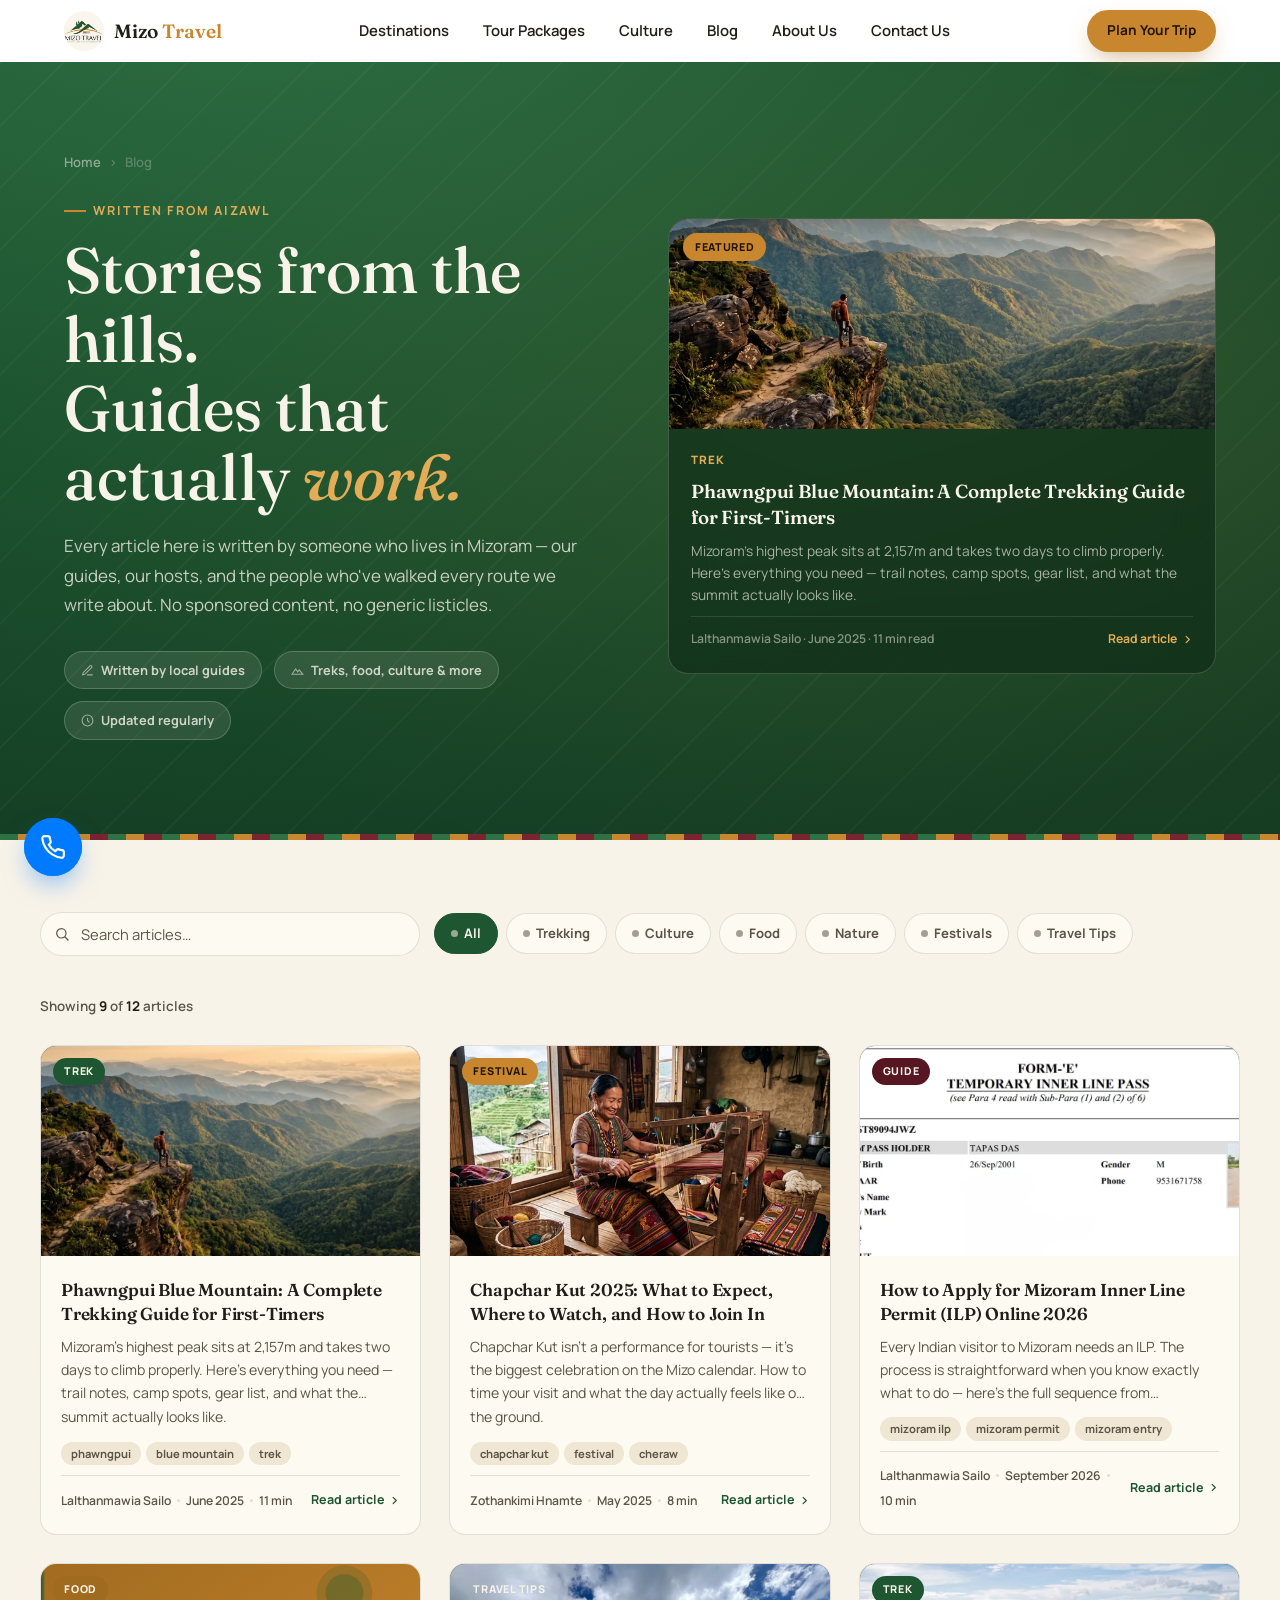
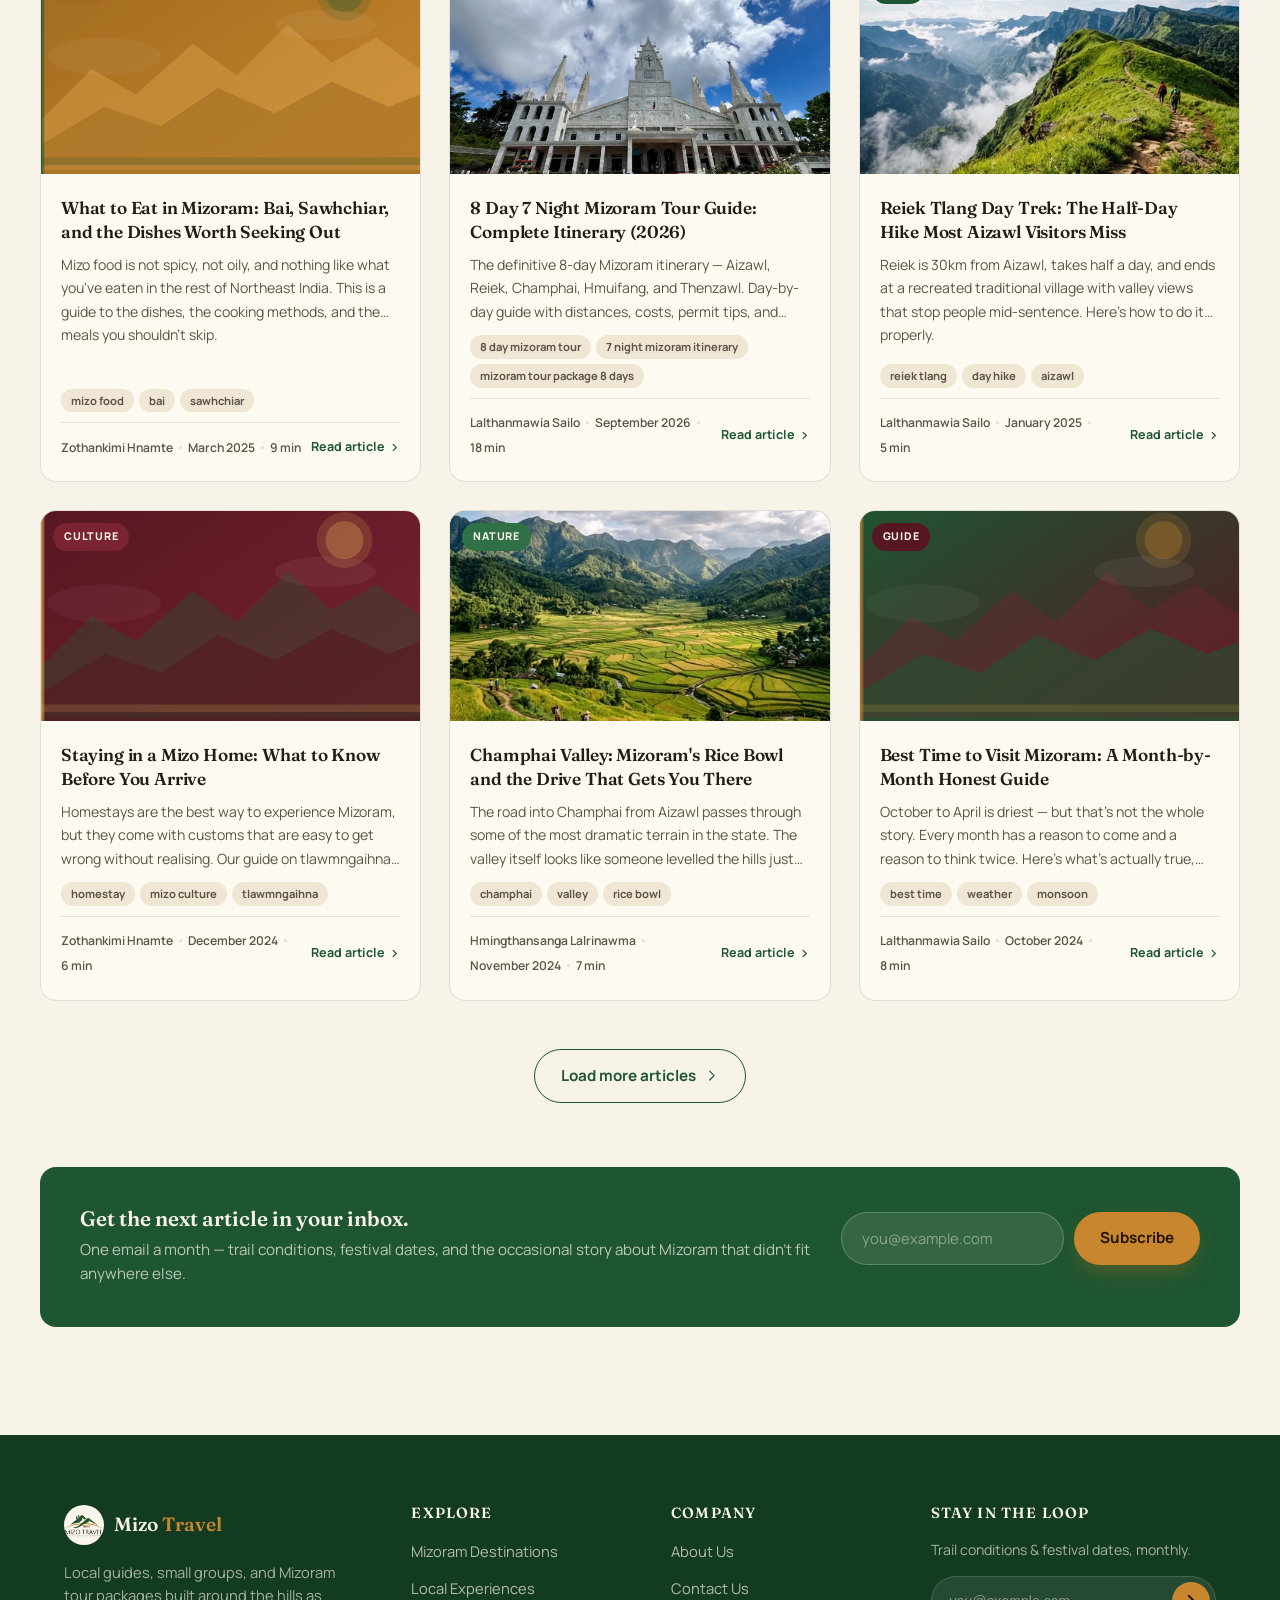
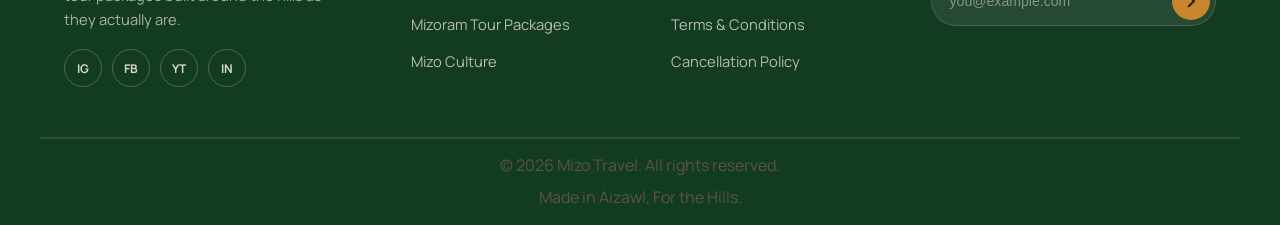
<file: blog.html>
<!DOCTYPE html>
<html lang="en">
<head>
<!-- Google tag (gtag.js) -->
<script async src="https://www.googletagmanager.com/gtag/js?id=G-KSMQ0RGHCL"></script>
<script>
  window.dataLayer = window.dataLayer || [];
  function gtag(){dataLayer.push(arguments);}
  gtag('js', new Date());
  gtag('config', 'G-KSMQ0RGHCL');
  gtag('config', 'AW-10781206606');
</script>

<meta charset="UTF-8">
<meta name="viewport" content="width=device-width, initial-scale=1.0">
<title>Mizoram Travel Blog | Guides, Tips &amp; Stories — Mizo Travel</title>
<meta name="description" content="Explore the Mizo Travel blog — Mizoram trekking guides, Chapchar Kut festival coverage, Mizo food stories, ILP permit help, and Northeast India itinerary ideas written by local guides.">
<meta name="keywords" content="Mizoram travel blog, Mizoram travel guide, Phawngpui trek guide, Chapchar Kut festival, Mizo food, Northeast India travel tips, Aizawl travel, Mizoram itinerary, Vantawng Falls guide, Reiek Tlang trek">
<meta name="robots" content="index, follow">
<meta name="author" content="Mizo Travel">
<link rel="canonical" href="https://www.mizotravel.com/blog.html">
<meta name="theme-color" content="#1E5631">

<!-- Open Graph -->
<meta property="og:type" content="website">
<meta property="og:title" content="Mizoram Travel Blog | Guides, Tips &amp; Stories — Mizo Travel">
<meta property="og:description" content="Local-written guides to Mizoram's best treks, festivals, food, and hidden destinations. Stories from people who actually live here.">
<meta property="og:image" content="https://www.mizotravel.com/assets/logo.jpg">
<meta property="og:url" content="https://www.mizotravel.com/blog.html">
<meta property="og:locale" content="en_IN">

<!-- Twitter -->
<meta name="twitter:card" content="summary_large_image">
<meta name="twitter:title" content="Mizoram Travel Blog | Mizo Travel">
<meta name="twitter:description" content="Local-written guides to Mizoram's best treks, festivals, food, and hidden destinations.">
<meta name="twitter:image" content="https://www.mizotravel.com/assets/logo.jpg">

<link rel="icon" type="image/jpeg" href="assets/logo.jpg">
<link rel="apple-touch-icon" href="assets/logo.jpg">

<link rel="preconnect" href="https://fonts.googleapis.com">
<link rel="preconnect" href="https://fonts.gstatic.com" crossorigin>
<link href="https://fonts.googleapis.com/css2?family=Fraunces:ital,opsz,wght@0,9..144,300;0,9..144,500;0,9..144,600;1,9..144,500&family=Manrope:wght@400;500;600;700;800&display=swap" rel="stylesheet">

<link rel="stylesheet" href="css/style.css">

<!-- Structured Data -->
<script type="application/ld+json">
{
  "@context": "https://schema.org",
  "@type": "BreadcrumbList",
  "itemListElement": [
    { "@type": "ListItem", "position": 1, "name": "Home", "item": "https://www.mizotravel.com/" },
    { "@type": "ListItem", "position": 2, "name": "Blog", "item": "https://www.mizotravel.com/blog.html" }
  ]
}
</script>
<script type="application/ld+json">
{
  "@context": "https://schema.org",
  "@type": "Blog",
  "name": "Mizo Travel Blog",
  "description": "Travel guides, trekking tips, festival stories, food writing, and Northeast India itinerary ideas written by local Mizoram guides.",
  "url": "https://www.mizotravel.com/blog.html",
  "publisher": {
    "@type": "TravelAgency",
    "name": "Mizo Travel",
    "url": "https://www.mizotravel.com/",
    "logo": { "@type": "ImageObject", "url": "https://www.mizotravel.com/assets/logo.jpg" }
  },
  "inLanguage": "en-IN"
}
</script>

<style>
/* =============================================================
   BLOG PAGE — page-specific styles only.
   Tokens, reset, header, footer, .wrap, .eyebrow, .btn,
   .reveal, .back-top, .call-float all come from style.css.
   ============================================================= */

/* Breadcrumb */
.breadcrumb{
  display:flex; align-items:center; gap:8px;
  font-size:.82rem; font-weight:600;
  color:rgba(248,243,232,.5); margin-bottom:28px;
}
.breadcrumb a{ color:rgba(248,243,232,.5); transition:color .2s; }
.breadcrumb a:hover{ color:var(--gold-light); }
.breadcrumb span{ color:rgba(248,243,232,.25); }

/* ---- Hero ---- */
.blog-hero{
  background:radial-gradient(140% 120% at 20% -10%,
    var(--forest-light) 0%, var(--forest) 48%, var(--forest-dark) 100%);
  color:var(--cream); padding:152px 0 100px;
  position:relative; overflow:hidden;
}
.blog-hero::before{
  content:''; position:absolute; inset:0;
  background-image:
    radial-gradient(ellipse 80% 60% at 80% 50%, rgba(200,135,46,.1), transparent),
    repeating-linear-gradient(135deg, rgba(248,243,232,.03) 0 2px, transparent 2px 44px);
  pointer-events:none;
}
.blog-hero::after{
  content:''; position:absolute; bottom:0; left:0; right:0; height:6px;
  background-image:repeating-linear-gradient(
    90deg, var(--forest-light) 0 18px, var(--gold) 18px 36px, var(--maroon) 36px 54px);
}
.blog-hero-inner{
  position:relative; z-index:1;
  display:grid; grid-template-columns:1fr 1fr; gap:56px; align-items:center;
}
.blog-hero h1{
  color:var(--cream); font-size:clamp(2.4rem,1.5rem + 4vw,4rem);
  font-weight:500; line-height:1.08; margin-bottom:20px;
}
.blog-hero h1 em{ color:var(--gold-light); font-style:italic; }
.blog-hero-sub{
  color:rgba(248,243,232,.78); font-size:1.06rem;
  max-width:520px; line-height:1.72; margin-bottom:32px;
}
.blog-pills{ display:flex; flex-wrap:wrap; gap:12px; }
.blog-pill{
  display:inline-flex; align-items:center; gap:7px;
  background:rgba(248,243,232,.1); border:1px solid rgba(248,243,232,.2);
  border-radius:999px; padding:8px 16px;
  font-size:.8rem; font-weight:700; color:rgba(248,243,232,.8);
}
.blog-pill svg{ width:13px; height:13px; opacity:.7; flex-shrink:0; }

/* ---- Featured hero card ---- */
.bfc{
  background:rgba(13,40,22,.58); backdrop-filter:blur(20px);
  border:1px solid rgba(248,243,232,.18); border-radius:20px;
  overflow:hidden; display:flex; flex-direction:column;
  animation:hero-rise .85s var(--ease) .5s both;
  text-decoration:none; color:inherit;
  transition:box-shadow .3s var(--ease);
}
.bfc:hover{ box-shadow:0 24px 48px -16px rgba(0,0,0,.4); }
.bfc-img{
  height:210px; position:relative; overflow:hidden; flex-shrink:0;
}
.bfc-img svg{
  width:100%; height:100%; display:block;
  transition:transform .6s var(--ease);
}
.bfc:hover .bfc-img svg{ transform:scale(1.04); }
/* real photo layered on top of SVG — hidden until loaded */
.bfc-img img{
  position:absolute; inset:0; width:100%; height:100%;
  object-fit:cover; display:block; opacity:0;
  transition:opacity .45s ease;
}
.bfc-img img.loaded{ opacity:1; }
.bfc-badge{
  position:absolute; top:14px; left:14px; z-index:2;
  background:var(--gold); color:#231405;
  font-size:.68rem; font-weight:800; letter-spacing:.06em; text-transform:uppercase;
  padding:5px 12px; border-radius:999px;
}
.bfc-body{ padding:22px 22px 24px; display:flex; flex-direction:column; gap:10px; }
.bfc-cat{ font-size:.72rem; font-weight:800; letter-spacing:.1em; text-transform:uppercase; color:var(--gold-light); }
.bfc-title{ font-family:var(--font-display); font-size:1.18rem; font-weight:600; color:var(--cream); line-height:1.35; margin:0; }
.bfc-excerpt{ font-size:.86rem; color:rgba(248,243,232,.65); line-height:1.6; margin:0; }
.bfc-foot{ display:flex; align-items:center; justify-content:space-between; gap:12px; padding-top:12px; border-top:1px solid rgba(248,243,232,.12); }
.bfc-meta{ font-size:.76rem; font-weight:600; color:rgba(248,243,232,.5); }
.bfc-read{ font-size:.76rem; font-weight:700; color:var(--gold-light); display:flex; align-items:center; gap:5px; }

/* ============================================================
   BODY
   ============================================================ */
.blog-body{ padding:72px 0 108px; }

/* Controls */
.blog-controls{ display:flex; flex-wrap:wrap; gap:14px; align-items:center; margin-bottom:40px; }
.srch-wrap{ position:relative; flex:1 1 260px; max-width:380px; }
.srch-wrap svg{ position:absolute; left:14px; top:50%; transform:translateY(-50%); width:16px; height:16px; color:var(--ink-soft); pointer-events:none; }
.srch{
  width:100%; background:var(--cream-soft); border:1.5px solid var(--line); border-radius:999px;
  padding:11px 16px 11px 40px; font-size:.92rem; font-family:var(--font-body); color:var(--ink);
  transition:border-color .25s var(--ease); outline:none;
}
.srch:focus{ border-color:var(--forest); }
.srch::placeholder{ color:var(--ink-soft); }

/* Filter pills */
.blog-cats{ display:flex; flex-wrap:wrap; gap:8px; }
.cat-btn{
  display:inline-flex; align-items:center; gap:6px;
  padding:9px 16px; background:var(--cream-soft); border:1.5px solid var(--line); border-radius:999px;
  font-size:.82rem; font-weight:700; color:var(--ink-soft);
  cursor:pointer; user-select:none; white-space:nowrap;
  transition:background .2s, border-color .2s, color .2s;
}
.cat-btn:hover{ border-color:var(--forest); color:var(--forest); }
.cat-btn.on{ background:var(--forest); border-color:var(--forest); color:var(--cream); }
.cat-btn .dot{ width:7px; height:7px; border-radius:50%; background:currentColor; opacity:.55; flex-shrink:0; }

/* Count line */
.result-line{ font-size:.84rem; font-weight:600; color:var(--ink-soft); margin-bottom:28px; min-height:1.2em; }
.result-line strong{ color:var(--ink); }

/* ---- Grid ---- */
.blog-grid{ display:grid; grid-template-columns:repeat(3,1fr); gap:28px; margin-bottom:48px; }

/* ---- Card ---- */
.ac{
  background:var(--cream-soft); border:1px solid var(--line);
  border-radius:var(--radius); overflow:hidden;
  display:flex; flex-direction:column;
  transition:transform .3s var(--ease), box-shadow .3s var(--ease);
  text-decoration:none; color:inherit;
}
.ac:hover{ transform:translateY(-5px); box-shadow:var(--shadow-md); }
.ac:focus-visible{ outline:2.5px solid var(--gold-deep); outline-offset:2px; }

/* Thumbnail — SVG fills the slot; real photo is layered on top */
.ac-thumb{
  height:210px; position:relative; overflow:hidden; flex-shrink:0;
}
.ac-thumb svg{
  width:100%; height:100%; display:block;
  transition:transform .55s var(--ease);
}
.ac:hover .ac-thumb svg{ transform:scale(1.06); }
.ac-thumb img{
  position:absolute; inset:0; width:100%; height:100%;
  object-fit:cover; display:block; opacity:0;
  transition:opacity .4s ease;
}
.ac-thumb img.loaded{ opacity:1; }

/* Category badge */
.ac-badge{
  position:absolute; top:12px; left:12px; z-index:2;
  font-size:.67rem; font-weight:800; letter-spacing:.07em; text-transform:uppercase;
  color:var(--cream); padding:5px 11px; border-radius:999px;
}
.bc-Trek    { background:var(--forest); }
.bc-Culture { background:var(--maroon); }
.bc-Food    { background:var(--gold-deep); }
.bc-Nature  { background:var(--forest-light); }
.bc-Festival{ background:var(--gold); color:#231405 !important; }
.bc-Guide   { background:var(--maroon-dark); }

/* Body */
.ac-body{ padding:22px 20px 24px; display:flex; flex-direction:column; gap:10px; flex:1; }
.ac-title{
  font-family:var(--font-display); font-size:1.08rem; font-weight:600;
  color:var(--ink); line-height:1.35; margin:0;
  display:-webkit-box; -webkit-line-clamp:2; -webkit-box-orient:vertical; overflow:hidden;
}
.ac-excerpt{
  font-size:.88rem; color:var(--ink-soft); line-height:1.65; margin:0;
  display:-webkit-box; -webkit-line-clamp:3; -webkit-box-orient:vertical; overflow:hidden;
  flex:1;
}
.ac-tags{ display:flex; flex-wrap:wrap; gap:5px; margin-top:2px; }
.ac-tag{
  font-size:.7rem; font-weight:700; color:var(--ink-soft);
  background:var(--cream-deep); border-radius:999px; padding:3px 10px;
}
.ac-foot{
  display:flex; align-items:center; justify-content:space-between;
  gap:8px; margin-top:auto; padding-top:14px; border-top:1px solid var(--line);
}
.ac-meta{ font-size:.76rem; font-weight:600; color:var(--ink-soft); display:flex; align-items:center; gap:6px; flex-wrap:wrap; }
.ac-sep{ width:3px; height:3px; border-radius:50%; background:var(--line); flex-shrink:0; display:inline-block; }
.ac-link{
  font-size:.78rem; font-weight:700; color:var(--forest);
  display:inline-flex; align-items:center; gap:4px;
  white-space:nowrap; text-decoration:none;
  transition:color .2s, gap .2s;
}
.ac:hover .ac-link{ color:var(--gold-deep); gap:7px; }

/* Empty + error states */
.blog-empty{
  grid-column:1/-1; text-align:center; padding:64px 24px;
  display:flex; flex-direction:column; align-items:center; gap:16px;
}
.blog-empty svg{ width:44px; height:44px; color:var(--line); }
.blog-empty h3{ font-size:1.15rem; color:var(--ink); margin:0; }
.blog-empty p{ font-size:.93rem; color:var(--ink-soft); max-width:340px; line-height:1.6; margin:0; }

/* Load more */
.lm-row{ display:flex; justify-content:center; }

/* Newsletter band */
.blog-nl{
  background:var(--forest); border-radius:var(--radius);
  padding:40px; margin-top:64px;
  display:grid; grid-template-columns:1fr auto; gap:28px; align-items:center;
}
.blog-nl h3{ color:var(--cream); font-size:1.3rem; margin-bottom:8px; }
.blog-nl p{ color:rgba(248,243,232,.72); font-size:.95rem; margin:0; }
.blog-nl-form{ display:flex; gap:10px; flex-wrap:wrap; }
.blog-nl-form input{
  background:rgba(248,243,232,.1); border:1.5px solid rgba(248,243,232,.22); border-radius:999px;
  padding:12px 20px; font-size:.92rem; font-family:var(--font-body); color:var(--cream);
  min-width:220px; outline:none; transition:border-color .25s;
}
.blog-nl-form input::placeholder{ color:rgba(248,243,232,.45); }
.blog-nl-form input:focus{ border-color:var(--gold-light); }
.blog-nl-fb{ font-size:.82rem; font-weight:600; color:var(--gold-light); margin-top:8px; min-height:1.1em; }

/* ---- Responsive ---- */
@media (max-width:1080px){
  .blog-grid{ grid-template-columns:repeat(2,1fr); }
}
@media (max-width:920px){
  .blog-hero-inner{ grid-template-columns:1fr; gap:36px; }
  .blog-hero{ padding:130px 0 72px; }
}
@media (max-width:680px){
  .blog-hero{ padding:112px 0 64px; }
  .blog-hero h1{ font-size:clamp(1.9rem,1.4rem + 4vw,2.6rem); }
  .blog-grid{ grid-template-columns:1fr; }
  .blog-controls{ flex-direction:column; align-items:stretch; }
  .srch-wrap{ max-width:100%; flex-basis: auto; }
  .blog-nl{ grid-template-columns:1fr; padding:28px 22px; gap:20px; }
  .blog-nl-form{ flex-direction:column; }
  .blog-nl-form input{ min-width:0; }
}
</style>
</head>
<body>

<a class="skip-link" href="#main">Skip to content</a>

<noscript><iframe src="https://www.googletagmanager.com/ns.html?id=GTM-K9ZQRDRN"
height="0" width="0" style="display:none;visibility:hidden"></iframe></noscript>

<!-- ============ ICON SPRITE ============ -->
<svg style="display:none" aria-hidden="true">
  <symbol id="ic-menu"     viewBox="0 0 24 24"><path d="M3 6h18M3 12h18M3 18h18" stroke="currentColor" stroke-width="1.8" stroke-linecap="round"/></symbol>
  <symbol id="ic-close"    viewBox="0 0 24 24"><path d="M5 5l14 14M19 5L5 19" stroke="currentColor" stroke-width="1.8" stroke-linecap="round"/></symbol>
  <symbol id="ic-arrow-up" viewBox="0 0 24 24"><path d="M12 19V5M5 12l7-7 7 7" stroke="currentColor" stroke-width="1.8" fill="none" stroke-linecap="round" stroke-linejoin="round"/></symbol>
  <symbol id="ic-chev-r"   viewBox="0 0 24 24"><path d="M9 5l7 7-7 7" stroke="currentColor" stroke-width="1.8" fill="none" stroke-linecap="round" stroke-linejoin="round"/></symbol>
</svg>

<!-- ============ HEADER ============ -->
<header class="site-header" id="site-header">
  <div class="header-inner wrap">
    <a href="index.html" class="brand" aria-label="Mizo Travel — Home">
      <img src="assets/logo.jpg" alt="Mizo Travel logo — Mizoram Tour Packages" width="44" height="44">
      <span class="brand-text">Mizo<em> Travel</em></span>
    </a>
    <nav class="main-nav" id="main-nav" aria-label="Primary">
      <ul>
        <li><a href="index.html#destinations">Destinations</a></li>
        <li><a href="index.html#packages">Tour Packages</a></li>
        <li><a href="index.html#culture">Culture</a></li>
        <li><a href="blog.html" class="is-active">Blog</a></li>
        <li><a href="about.html">About Us</a></li>
        <li><a href="index.html#contact">Contact Us</a></li>
      </ul>
    </nav>
    <div class="header-actions">
      <a href="index.html#contact" class="btn btn-gold btn-sm">Plan Your Trip</a>
      <button class="nav-toggle" id="nav-toggle" aria-label="Open menu" aria-expanded="false" aria-controls="mobile-nav">
        <svg class="icon"><use href="#ic-menu"/></svg>
      </button>
    </div>
  </div>
</header>

<!-- Mobile nav -->
<div class="mobile-nav" id="mobile-nav">
  <div class="mobile-nav-head">
    <span class="brand-text">Mizo<em> Travel</em></span>
    <button class="nav-toggle" id="nav-close" aria-label="Close menu">
      <svg class="icon"><use href="#ic-close"/></svg>
    </button>
  </div>
  <ul>
    <li><a href="index.html#destinations">Destinations</a></li>
    <li><a href="index.html#packages">Tour Packages</a></li>
    <li><a href="index.html#culture">Culture</a></li>
    <li><a href="blog.html" class="is-active">Blog</a></li>
    <li><a href="about.html">About Us</a></li>
    <li><a href="index.html#contact">Contact Us</a></li>
  </ul>
</div>
<div class="mobile-nav-backdrop" id="mobile-backdrop"></div>

<!-- ============ MAIN ============ -->
<main id="main">

  <!-- HERO -->
  <section class="blog-hero" aria-label="Mizo Travel Blog">
    <div class="wrap blog-hero-inner">

      <!-- Left copy -->
      <div class="hero-anim">
        <nav class="breadcrumb" aria-label="Breadcrumb">
          <a href="index.html">Home</a>
          <span aria-hidden="true">›</span>
          <span aria-current="page">Blog</span>
        </nav>
        <p class="eyebrow" style="color:var(--gold-light);">Written from Aizawl</p>
        <h1>Stories from the hills.<br>Guides that actually <em>work.</em></h1>
        <p class="blog-hero-sub">Every article here is written by someone who lives in Mizoram — our guides, our hosts, and the people who've walked every route we write about. No sponsored content, no generic listicles.</p>
        <div class="blog-pills">
          <span class="blog-pill">
            <svg viewBox="0 0 24 24" fill="none" stroke="currentColor" stroke-width="2" stroke-linecap="round" aria-hidden="true"><path d="M12 20h9"/><path d="M16.5 3.5a2.121 2.121 0 0 1 3 3L7 19l-4 1 1-4L16.5 3.5z"/></svg>
            Written by local guides
          </span>
          <span class="blog-pill">
            <svg viewBox="0 0 24 24" fill="none" stroke="currentColor" stroke-width="2" stroke-linecap="round" aria-hidden="true"><path d="M2 19l6.5-10 4 5.5L15 11l7 8H2z"/></svg>
            Treks, food, culture &amp; more
          </span>
          <span class="blog-pill">
            <svg viewBox="0 0 24 24" fill="none" stroke="currentColor" stroke-width="2" stroke-linecap="round" aria-hidden="true"><circle cx="12" cy="12" r="10"/><path d="M12 8v4l3 3"/></svg>
            Updated regularly
          </span>
        </div>
      </div>

      <!-- Right: featured card — filled by JS from POSTS[0] -->
      <a class="bfc" id="bfc" href="#" aria-label="Featured article">
        <div class="bfc-img" id="bfc-img-wrap">
          <!-- SVG placeholder injected by JS -->
          <img id="bfc-img" src="" data-src="" alt="" width="600" height="210" loading="lazy" style="display:none;">
          <span class="bfc-badge">Featured</span>
        </div>
        <div class="bfc-body">
          <span class="bfc-cat"  id="bfc-cat"></span>
          <h2   class="bfc-title"   id="bfc-title">Loading…</h2>
          <p    class="bfc-excerpt" id="bfc-excerpt"></p>
          <div  class="bfc-foot">
            <span class="bfc-meta" id="bfc-meta"></span>
            <span class="bfc-read">
              Read article
              <svg width="11" height="11" viewBox="0 0 24 24" fill="none" stroke="currentColor" stroke-width="2.5" stroke-linecap="round" stroke-linejoin="round" aria-hidden="true"><path d="M9 5l7 7-7 7"/></svg>
            </span>
          </div>
        </div>
      </a>

    </div>
  </section>

  <!-- BODY -->
  <div class="wrap blog-body">

    <!-- Search + filter -->
    <div class="blog-controls" role="search" aria-label="Filter articles">
      <div class="srch-wrap">
        <svg viewBox="0 0 24 24" fill="none" stroke="currentColor" stroke-width="1.8" stroke-linecap="round" aria-hidden="true"><circle cx="11" cy="11" r="7"/><path d="M16.5 16.5 21 21"/></svg>
        <input type="search" class="srch" id="blog-search" placeholder="Search articles…" aria-label="Search articles" autocomplete="off">
      </div>
      <div class="blog-cats" id="blog-cats" role="group" aria-label="Filter by category">
        <button class="cat-btn on" data-cat="all"><span class="dot"></span>All</button>
        <button class="cat-btn" data-cat="Trek"><span class="dot"></span>Trekking</button>
        <button class="cat-btn" data-cat="Culture"><span class="dot"></span>Culture</button>
        <button class="cat-btn" data-cat="Food"><span class="dot"></span>Food</button>
        <button class="cat-btn" data-cat="Nature"><span class="dot"></span>Nature</button>
        <button class="cat-btn" data-cat="Festival"><span class="dot"></span>Festivals</button>
        <button class="cat-btn" data-cat="Guide"><span class="dot"></span>Travel Tips</button>
      </div>
    </div>

    <!-- Results count -->
    <p class="result-line" id="result-line" aria-live="polite" aria-atomic="true"></p>

    <!-- Grid — populated by JS -->
    <div class="blog-grid" id="blog-grid" role="list" aria-label="Blog articles"></div>

    <!-- Load more -->
    <div class="lm-row" id="lm-row" style="display:none;">
      <button class="btn btn-outline" id="lm-btn" style="width:auto;">
        Load more articles
        <svg class="icon icon-sm" aria-hidden="true"><use href="#ic-chev-r"/></svg>
      </button>
    </div>

    <!-- Newsletter -->
    <div class="blog-nl" role="complementary" aria-label="Newsletter">
      <div>
        <h3>Get the next article in your inbox.</h3>
        <p>One email a month — trail conditions, festival dates, and the occasional story about Mizoram that didn't fit anywhere else.</p>
      </div>
      <div>
        <form class="blog-nl-form" id="blog-nl-form" novalidate>
          <input type="email" placeholder="you@example.com" aria-label="Email address" required>
          <button type="submit" class="btn btn-gold">Subscribe</button>
        </form>
        <p class="blog-nl-fb" id="blog-nl-fb" role="status" aria-live="polite"></p>
      </div>
    </div>

  </div>
</main>

<!-- ============ FOOTER ============ -->
<footer class="site-footer">
  <div class="wrap footer-grid">
    <div class="footer-brand">
      <a href="index.html" class="brand">
        <img src="assets/logo.jpg" alt="Mizo Travel logo" width="40" height="40">
        <span class="brand-text">Mizo<em> Travel</em></span>
      </a>
      <p>Local guides, small groups, and Mizoram tour packages built around the hills as they actually are.</p>
      <div class="social-links">
        <a href="https://www.instagram.com/mizotravel" aria-label="Mizo Travel on Instagram">IG</a>
        <a href="https://www.facebook.com/mizotravel" aria-label="Mizo Travel on Facebook">FB</a>
        <a href="https://www.youtube.com/@MizoTravel" aria-label="Mizo Travel on YouTube">YT</a>
        <a href="https://www.linkedin.com/company/mizotravel" aria-label="Mizo Travel on LinkedIn">IN</a>
      </div>
    </div>
    <nav aria-label="Explore">
      <h3>Explore</h3>
      <ul>
        <li><a href="index.html#destinations">Mizoram Destinations</a></li>
        <li><a href="index.html#experiences">Local Experiences</a></li>
        <li><a href="index.html#packages">Mizoram Tour Packages</a></li>
        <li><a href="index.html#culture">Mizo Culture</a></li>
      </ul>
    </nav>
    <nav aria-label="Company">
      <h3>Company</h3>
      <ul>
        <li><a href="about.html">About Us</a></li>
        <li><a href="index.html#contact">Contact Us</a></li>
        <li><a href="terms.html">Terms &amp; Conditions</a></li>
        <li><a href="cancellation.html">Cancellation Policy</a></li>
      </ul>
    </nav>
    <div class="footer-newsletter">
      <h3>Stay in the loop</h3>
      <p>Trail conditions &amp; festival dates, monthly.</p>
      <form id="footer-newsletter-form">
        <input type="email" placeholder="you@example.com" aria-label="Email address" required>
        <button type="submit" aria-label="Subscribe" style="width:38px;height:38px;border-radius:50%;background:#C8872E;border:none;cursor:pointer;display:flex;align-items:center;justify-content:center;flex-shrink:0;">
          <svg width="18" height="18" viewBox="0 0 24 24" fill="none" stroke="#231405" stroke-width="2.5" stroke-linecap="round" stroke-linejoin="round" aria-hidden="true"><path d="M9 5l7 7-7 7"/></svg>
        </button>
      </form>
      <p class="nl-feedback fnl-feedback" id="fnl-feedback" role="status" aria-live="polite"></p>
    </div>
  </div>
  <div class="wrap footer-bottom">
    <p>© <span id="year"></span> Mizo Travel. All rights reserved.</p>
    <p>Made in Aizawl, For the Hills.</p>
  </div>
</footer>

<!-- Floating call button -->
<a class="call-float"
   href="tel:+919531671758"
   target="_blank" rel="noopener noreferrer"
   aria-label="Call Mizo Travel — Talk to a Mizoram travel expert">
  <span class="call-ping" aria-hidden="true"></span>
  <svg class="icon" viewBox="0 0 24 24" fill="none" stroke="currentColor" stroke-width="2" stroke-linecap="round" stroke-linejoin="round" aria-hidden="true">
    <path d="M22 16.92v3a2 2 0 0 1-2.18 2 19.79 19.79 0 0 1-8.63-3.07 19.5 19.5 0 0 1-6-6 19.79 19.79 0 0 1-3.07-8.67A2 2 0 0 1 4.11 2h3a2 2 0 0 1 2 1.72 12.84 12.84 0 0 0 .7 2.81 2 2 0 0 1-.45 2.11L8.09 9.91a16 16 0 0 0 6 6l1.27-1.27a2 2 0 0 1 2.11-.45 12.84 12.84 0 0 0 2.81.7A2 2 0 0 1 22 16.92z"></path>
  </svg>
  <span class="call-tooltip">Call us now</span>
</a>

<!-- Back to top -->
<button class="back-top" id="back-top" aria-label="Back to top">
  <svg class="icon"><use href="#ic-arrow-up"/></svg>
</button>

<script src="js/script.js"></script>

<script>
/* =====================================================================
   HOW TO ADD A NEW POST
   -----------------------------------------------------------------------
   1. Copy one object from the POSTS array below.
   2. Paste it at the TOP of the array (newest posts first).
   3. Fill in every field:

      slug      — path to the article HTML file, e.g. "blog/my-post.html"
      title     — SEO title, max ~70 characters
      category  — exactly one of: Trek | Culture | Food | Nature | Festival | Guide
      excerpt   — 1–2 sentence teaser shown on the card, max ~180 characters
      author    — writer's full name
      date      — "Month YYYY", e.g. "July 2025"
      readTime  — integer minutes, e.g. 7
      tags      — array of 3–4 lowercase strings shown as pills on the card
      thumb     — path to the image, e.g. "assets/my-photo.webp"
                  Leave as "" to show the SVG brand thumbnail instead.
      svgTheme  — only needed when thumb is "". Controls the SVG gradient:
                  "forest" | "maroon" | "gold" | "teal" | "dusk" | "mist"

   4. Save. The JS engine handles everything else — featured card, grid,
      search, filters, and lazy loading.

   THUMBNAIL RULES
   ---------------
   - Recommended size: 1200 × 630 px (16:9), WebP preferred.
   - If you don't have a photo yet, set thumb:"" and pick an svgTheme.
     The SVG shows branded gradient art until you add a real photo.
   - Once you add a real photo, set thumb:"assets/your-file.webp" and
     remove svgTheme (it's ignored when thumb is set).
   ===================================================================== */

var POSTS = [

  /* ── POST 1 — Trek ─────────────────────────────────────────────── */
  {
    slug:     "blog/phawngpui-blue-mountain-trek-guide.html",
    title:    "Phawngpui Blue Mountain: A Complete Trekking Guide for First-Timers",
    category: "Trek",
    excerpt:  "Mizoram's highest peak sits at 2,157m and takes two days to climb properly. Here's everything you need — trail notes, camp spots, gear list, and what the summit actually looks like.",
    author:   "Lalthanmawia Sailo",
    date:     "June 2025",
    readTime: 11,
    tags:     ["phawngpui", "blue mountain", "trek", "high altitude"],
    thumb:    "assets/phawngpui-tour.webp",
    svgTheme: "forest"
  },

  /* ── POST 2 — Festival ──────────────────────────────────────────── */
  {
    slug:     "blog/chapchar-kut-festival-guide.html",
    title:    "Chapchar Kut 2025: What to Expect, Where to Watch, and How to Join In",
    category: "Festival",
    excerpt:  "Chapchar Kut isn't a performance for tourists — it's the biggest celebration on the Mizo calendar. How to time your visit and what the day actually feels like on the ground.",
    author:   "Zothankimi Hnamte",
    date:     "May 2025",
    readTime: 8,
    tags:     ["chapchar kut", "festival", "cheraw", "march"],
    thumb:    "assets/Mizoram Cultural Tour Package.webp",
    svgTheme: "maroon"
  },

  /* ── POST 3 — Guide ─────────────────────────────────────────────── */
  {
    slug:     "blog/mizoram-ilp-guide.html",
    title:    "How to Apply for Mizoram Inner Line Permit (ILP) Online 2026",
    category: "Guide",
    excerpt:  "Every Indian visitor to Mizoram needs an ILP. The process is straightforward when you know exactly what to do — here's the full sequence from application to checkpoint.",
    author:   "Lalthanmawia Sailo",
    date:     "September 2026",
    readTime: 10,
    tags:     ["mizoram ilp", "mizoram permit", "mizoram entry", "how to apply for mizoram ilp", "mizoram ilp-guide"],
    thumb:    "assets/mizoram-ilp-guide.webp",
    svgTheme: "teal"
  },

  /* ── POST 4 — Food ──────────────────────────────────────────────── */
  {
    slug:     "blog/mizo-food-guide-bai-sawhchiar.html",
    title:    "What to Eat in Mizoram: Bai, Sawhchiar, and the Dishes Worth Seeking Out",
    category: "Food",
    excerpt:  "Mizo food is not spicy, not oily, and nothing like what you've eaten in the rest of Northeast India. This is a guide to the dishes, the cooking methods, and the meals you shouldn't skip.",
    author:   "Zothankimi Hnamte",
    date:     "March 2025",
    readTime: 9,
    tags:     ["mizo food", "bai", "sawhchiar", "local cuisine"],
    thumb:    "",
    svgTheme: "gold"
  },

  /* ── POST 5 — Nature ────────────────────────────────────────────── */
  {
    slug:     "blog/mizoram-8-day-itinerary.html",
    title:    "8 Day 7 Night Mizoram Tour Guide: Complete Itinerary (2026)",
    category: "Travel Tips",
    excerpt:  "The definitive 8-day Mizoram itinerary — Aizawl, Reiek, Champhai, Hmuifang, and Thenzawl. Day-by-day guide with distances, costs, permit tips, and what actually to expect.",
    author:   "Lalthanmawia Sailo",
    date:     "September 2026",
    readTime: 18,
    tags:     ["8 day mizoram tour", "7 night mizoram itinerary", "mizoram tour package 8 days", "mizoram itinerary", "champhai tour guide", "vantawng Falls itinerary", "mizoram complete tour", "northeast india 8 day tour", "mizoram travel guide 2026"],
    thumb:    "assets/Mizoram%20Tour%20Package.webp",
    svgTheme: "forest"
  },

  /* ── POST 6 — Trek ──────────────────────────────────────────────── */
  {
    slug:     "blog/reiek-tlang-day-trek-guide.html",
    title:    "Reiek Tlang Day Trek: The Half-Day Hike Most Aizawl Visitors Miss",
    category: "Trek",
    excerpt:  "Reiek is 30km from Aizawl, takes half a day, and ends at a recreated traditional village with valley views that stop people mid-sentence. Here's how to do it properly.",
    author:   "Lalthanmawia Sailo",
    date:     "January 2025",
    readTime: 5,
    tags:     ["reiek tlang", "day hike", "aizawl", "heritage village"],
    thumb:    "assets/reiek-tlang-tour.webp",
    svgTheme: "forest"
  },

  /* ── POST 7 — Culture ───────────────────────────────────────────── */
  {
    slug:     "blog/mizo-homestay-etiquette.html",
    title:    "Staying in a Mizo Home: What to Know Before You Arrive",
    category: "Culture",
    excerpt:  "Homestays are the best way to experience Mizoram, but they come with customs that are easy to get wrong without realising. Our guide on tlawmngaihna and how to be a good guest.",
    author:   "Zothankimi Hnamte",
    date:     "December 2024",
    readTime: 6,
    tags:     ["homestay", "mizo culture", "tlawmngaihna", "etiquette"],
    thumb:    "",
    svgTheme: "maroon"
  },

  /* ── POST 8 — Nature ────────────────────────────────────────────── */
  {
    slug:     "blog/champhai-valley-guide.html",
    title:    "Champhai Valley: Mizoram's Rice Bowl and the Drive That Gets You There",
    category: "Nature",
    excerpt:  "The road into Champhai from Aizawl passes through some of the most dramatic terrain in the state. The valley itself looks like someone levelled the hills just for the paddy fields.",
    author:   "Hmingthansanga Lalrinawma",
    date:     "November 2024",
    readTime: 7,
    tags:     ["champhai", "valley", "rice bowl", "border"],
    thumb:    "assets/champhai-tour.webp",
    svgTheme: "gold"
  },

  /* ── POST 9 — Guide ─────────────────────────────────────────────── */
  {
    slug:     "blog/best-time-to-visit-mizoram.html",
    title:    "Best Time to Visit Mizoram: A Month-by-Month Honest Guide",
    category: "Guide",
    excerpt:  "October to April is driest — but that's not the whole story. Every month has a reason to come and a reason to think twice. Here's what's actually true, season by season.",
    author:   "Lalthanmawia Sailo",
    date:     "October 2024",
    readTime: 8,
    tags:     ["best time", "weather", "monsoon", "seasons"],
    thumb:    "",
    svgTheme: "dusk"
  },

  /* ── POST 10 — Culture ──────────────────────────────────────────── */
  {
    slug:     "blog/thenzawl-puan-weaving-guide.html",
    title:    "Thenzawl and the Art of Puan Weaving: What the Patterns Actually Mean",
    category: "Culture",
    excerpt:  "Every stripe in a Puan cloth carries meaning — clan identity, occasion, status. Thenzawl's weavers still produce them on backstrap looms, and they'll show you exactly what you're looking at.",
    author:   "Zothankimi Hnamte",
    date:     "September 2024",
    readTime: 7,
    tags:     ["puan", "weaving", "thenzawl", "textile"],
    thumb:    "assets/thenzawl-tour.webp",
    svgTheme: "maroon"
  },

  /* ── POST 11 — Nature ───────────────────────────────────────────── */
  {
    slug:     "blog/hmuifang-sunrise-guide.html",
    title:    "Hmuifang at Sunrise: How to Wake Up Above the Clouds in Mizoram",
    category: "Nature",
    excerpt:  "Hmuifang's sunrise viewpoint sits above a sea of cloud most mornings from October to March. It's easier than Phawngpui, closer than you'd expect, and the kind of view that makes people quiet.",
    author:   "Hmingthansanga Lalrinawma",
    date:     "August 2024",
    readTime: 5,
    tags:     ["hmuifang", "sunrise", "clouds", "hill station"],
    thumb:    "assets/hmuifang-tour.webp",
    svgTheme: "mist"
  },

  /* ── POST 12 — Guide ────────────────────────────────────────────── */
  {
    slug:     "blog/mizoram-budget-travel-guide.html",
    title:    "Mizoram on a Budget: What Things Actually Cost and Where to Spend",
    category: "Guide",
    excerpt:  "Mizoram isn't the cheapest state in Northeast India, but it doesn't have to break the budget. Here's how locals think about real costs — accommodation, food, transport, guides.",
    author:   "Lalthanmawia Sailo",
    date:     "July 2024",
    readTime: 9,
    tags:     ["budget", "cost", "backpacking", "money tips"],
    thumb:    "assets/Mizoram Holiday Tour Package.webp",
    svgTheme: "teal"
  }

  /* ── ADD NEW POSTS ABOVE THIS LINE ─────────────────────────────── */
];

/* =====================================================================
   ENGINE — no editing required below this line to add or remove posts
   ===================================================================== */
(function () {
  'use strict';

  /* ---- SVG brand thumbnails: one per theme ---- */
  var SVG_THEMES = {
    forest: ['#133B22','#1E5631','#2F7044','#C8872E'],
    maroon: ['#561622','#7A2331','#1E5631','#E3AC57'],
    gold:   ['#A06A1F','#C8872E','#E3AC57','#1E5631'],
    teal:   ['#133B22','#1E5631','#3A8055','#C8872E'],
    dusk:   ['#1E5631','#561622','#7A2331','#C8872E'],
    mist:   ['#2F7044','#1E5631','#EFE6D3','#C8872E']
  };

  function makeSvg(theme, title) {
    var c = SVG_THEMES[theme] || SVG_THEMES.forest;
    var t = (title || '').replace(/</g,'&lt;').replace(/>/g,'&gt;').replace(/"/g,'&quot;');
    /* unique id per card to avoid defs collision */
    var uid = 'sg' + Math.random().toString(36).slice(2,8);
    return [
      '<svg xmlns="http://www.w3.org/2000/svg" viewBox="0 0 600 400" preserveAspectRatio="xMidYMid slice" role="img" aria-label="' + t + ' — thumbnail">',
        '<defs>',
          '<linearGradient id="bg' + uid + '" x1="0" y1="0" x2="1" y2="1">',
            '<stop offset="0%" stop-color="' + c[0] + '"/>',
            '<stop offset="100%" stop-color="' + c[1] + '"/>',
          '</linearGradient>',
          '<linearGradient id="ac' + uid + '" x1="0" y1="0" x2="1" y2="0">',
            '<stop offset="0%" stop-color="' + c[3] + '" stop-opacity=".9"/>',
            '<stop offset="100%" stop-color="' + c[3] + '" stop-opacity=".2"/>',
          '</linearGradient>',
        '</defs>',
        /* background */
        '<rect width="600" height="400" fill="url(#bg' + uid + ')"/>',
        /* Puan-stripe pattern */
        '<rect x="0" y="340" width="600" height="12" fill="' + c[3] + '" opacity=".7"/>',
        '<rect x="0" y="352" width="600" height="8" fill="' + c[2] + '" opacity=".5"/>',
        '<rect x="0" y="360" width="600" height="6" fill="' + c[0] + '" opacity=".8"/>',
        /* mountain ridge silhouette */
        '<path d="M0 280 L80 200 L150 240 L240 160 L310 210 L390 130 L460 190 L530 150 L600 200 L600 400 L0 400 Z" fill="' + c[2] + '" opacity=".35"/>',
        '<path d="M0 320 L100 260 L190 290 L280 230 L370 270 L460 220 L550 260 L600 240 L600 400 L0 400 Z" fill="' + c[0] + '" opacity=".55"/>',
        /* sun / moon arc */
        '<circle cx="480" cy="80" r="44" fill="' + c[3] + '" opacity=".18"/>',
        '<circle cx="480" cy="80" r="30" fill="' + c[3] + '" opacity=".3"/>',
        /* gold accent stripe */
        '<rect x="0" y="0" width="6" height="400" fill="url(#ac' + uid + ')"/>',
        /* mist blobs */
        '<ellipse cx="100" cy="180" rx="90" ry="30" fill="#fff" opacity=".04"/>',
        '<ellipse cx="450" cy="130" rx="80" ry="24" fill="#fff" opacity=".05"/>',
      '</svg>'
    ].join('');
  }

  /* ---- Lazy loader ---- */
  var obs = ('IntersectionObserver' in window)
    ? new IntersectionObserver(function (es) {
        es.forEach(function (e) {
          if (!e.isIntersecting) return;
          var img = e.target, src = img.getAttribute('data-src');
          if (!src) return;
          img.onload  = function () { img.classList.add('loaded'); };
          img.onerror = function () { img.classList.add('loaded'); };
          img.src = src; img.removeAttribute('data-src');
          img.style.display = '';
          obs.unobserve(img);
        });
      }, { rootMargin: '220px 0px' })
    : null;

  function lazyLoad(img) {
    if (obs) { obs.observe(img); }
    else {
      var s = img.getAttribute('data-src');
      if (s) { img.src = s; img.removeAttribute('data-src'); img.style.display = ''; }
    }
  }

  /* ---- Featured hero card ---- */
  function renderFeatured(p) {
    if (!p) return;
    var wrap  = document.getElementById('bfc-img-wrap');
    var img   = document.getElementById('bfc-img');

    document.getElementById('bfc').href       = p.slug;
    document.getElementById('bfc-cat').textContent     = p.category;
    document.getElementById('bfc-title').textContent   = p.title;
    document.getElementById('bfc-excerpt').textContent = p.excerpt;
    document.getElementById('bfc-meta').textContent    = p.author + ' · ' + p.date + ' · ' + p.readTime + ' min read';

    /* Always inject SVG first as placeholder */
    wrap.insertAdjacentHTML('afterbegin', makeSvg(p.svgTheme || 'forest', p.title));

    /* If real photo exists, lazy-load it on top */
    if (p.thumb) {
      img.setAttribute('data-src', p.thumb);
      img.alt = p.title + ' — Mizo Travel';
      img.style.display = 'block';
      lazyLoad(img);
    }
  }

  /* ---- Filter + search ---- */
  var PAGE = 9, shown = 0, activeCat = 'all', query = '';

  function filtered() {
    return POSTS.filter(function (p) {
      var matchCat = activeCat === 'all' || p.category === activeCat;
      var hay = (p.title + ' ' + p.excerpt + ' ' + p.category + ' ' + p.tags.join(' ')).toLowerCase();
      var matchQ  = !query || hay.indexOf(query) !== -1;
      return matchCat && matchQ;
    });
  }

  /* ---- HTML escape ---- */
  function esc(s) {
    return String(s || '').replace(/&/g,'&amp;').replace(/</g,'&lt;').replace(/>/g,'&gt;').replace(/"/g,'&quot;');
  }

  /* ---- Build one card ---- */
  function buildCard(p) {
    var art = document.createElement('article');
    art.className = 'ac';
    art.setAttribute('role', 'listitem');

    /* Thumbnail area: SVG always first, photo layered on top if available */
    var thumbHtml =
      '<div class="ac-thumb">' +
        makeSvg(p.svgTheme || 'forest', p.title) +
        (p.thumb
          ? '<img data-src="' + esc(p.thumb) + '" alt="' + esc(p.title) + ' — Mizo Travel" width="600" height="400" loading="lazy">'
          : '') +
        '<span class="ac-badge bc-' + esc(p.category) + '">' + esc(p.category) + '</span>' +
      '</div>';

    var tagsHtml = p.tags.slice(0,3).map(function (t) {
      return '<span class="ac-tag">' + esc(t) + '</span>';
    }).join('');

    art.innerHTML =
      thumbHtml +
      '<div class="ac-body">' +
        '<h2 class="ac-title">' + esc(p.title) + '</h2>' +
        '<p class="ac-excerpt">' + esc(p.excerpt) + '</p>' +
        '<div class="ac-tags">' + tagsHtml + '</div>' +
        '<div class="ac-foot">' +
          '<span class="ac-meta">' +
            esc(p.author) +
            '<span class="ac-sep" aria-hidden="true"></span>' +
            esc(p.date) +
            '<span class="ac-sep" aria-hidden="true"></span>' +
            p.readTime + ' min' +
          '</span>' +
          '<a class="ac-link" href="' + esc(p.slug) + '" aria-label="Read: ' + esc(p.title) + '">' +
            'Read article ' +
            '<svg width="11" height="11" viewBox="0 0 24 24" fill="none" stroke="currentColor" stroke-width="2.5" stroke-linecap="round" stroke-linejoin="round" aria-hidden="true"><path d="M9 5l7 7-7 7"/></svg>' +
          '</a>' +
        '</div>' +
      '</div>';

    /* Lazy-load the real photo if provided */
    var img = art.querySelector('img[data-src]');
    if (img) lazyLoad(img);

    return art;
  }

  /* ---- Render grid ---- */
  function render(reset) {
    var grid  = document.getElementById('blog-grid');
    var line  = document.getElementById('result-line');
    var lmRow = document.getElementById('lm-row');
    var set   = filtered();

    if (reset) { grid.innerHTML = ''; shown = 0; }

    if (!set.length) {
      grid.innerHTML =
        '<div class="blog-empty">' +
          '<svg viewBox="0 0 24 24" fill="none" stroke="currentColor" stroke-width="1.5" stroke-linecap="round" aria-hidden="true"><circle cx="11" cy="11" r="7"/><path d="M16.5 16.5 21 21"/></svg>' +
          '<h3>No articles found</h3>' +
          '<p>Try a different category or clear your search to see all articles.</p>' +
        '</div>';
      line.innerHTML = '';
      lmRow.style.display = 'none';
      return;
    }

    var slice = set.slice(shown, shown + PAGE);
    slice.forEach(function (p) {
      grid.appendChild(buildCard(p));
    });
    shown = Math.min(shown + PAGE, set.length);

    line.innerHTML = 'Showing <strong>' + shown + '</strong> of <strong>' + set.length + '</strong> articles';
    lmRow.style.display = shown < set.length ? 'flex' : 'none';
  }

  /* ---- Controls ---- */
  document.getElementById('blog-cats').addEventListener('click', function (e) {
    var btn = e.target.closest('.cat-btn');
    if (!btn) return;
    document.querySelectorAll('.cat-btn').forEach(function (b) { b.classList.remove('on'); });
    btn.classList.add('on');
    activeCat = btn.getAttribute('data-cat');
    render(true);
  });

  var dbt;
  document.getElementById('blog-search').addEventListener('input', function (e) {
    clearTimeout(dbt);
    var v = e.target.value;
    dbt = setTimeout(function () { query = v.trim().toLowerCase(); render(true); }, 260);
  });

  document.getElementById('lm-btn').addEventListener('click', function () { render(false); });

  /* ---- Newsletter ---- */
  document.getElementById('blog-nl-form').addEventListener('submit', function (e) {
    e.preventDefault();
    var inp = this.querySelector('input[type="email"]');
    var btn = this.querySelector('button[type="submit"]');
    var fb  = document.getElementById('blog-nl-fb');
    var email = (inp.value || '').trim();
    if (!/^[^\s@]+@[^\s@]+\.[^\s@]+$/.test(email)) {
      fb.textContent = 'Please enter a valid email address.';
      return;
    }
    var orig = btn.innerHTML;
    btn.disabled = true; btn.textContent = 'Sending…'; fb.textContent = '';
    fetch('https://formspree.io/f/xjgqjznq', {
      method: 'POST',
      headers: { 'Content-Type': 'application/json', 'Accept': 'application/json' },
      body: JSON.stringify({ email: email, _subject: 'Blog Newsletter — Mizo Travel', _replyto: email })
    })
    .then(function (r) {
      fb.textContent = r.ok
        ? '✓ Subscribed — first article heading your way.'
        : 'Something went wrong. Please try again.';
      if (r.ok) inp.value = '';
    })
    .catch(function () { fb.textContent = 'Something went wrong. Please try again.'; })
    .finally(function () { btn.disabled = false; btn.innerHTML = orig; });
  });

  /* ---- Boot ---- */
  renderFeatured(POSTS[0]);
  render(true);

}());
</script>
</body>
</html>
</file>
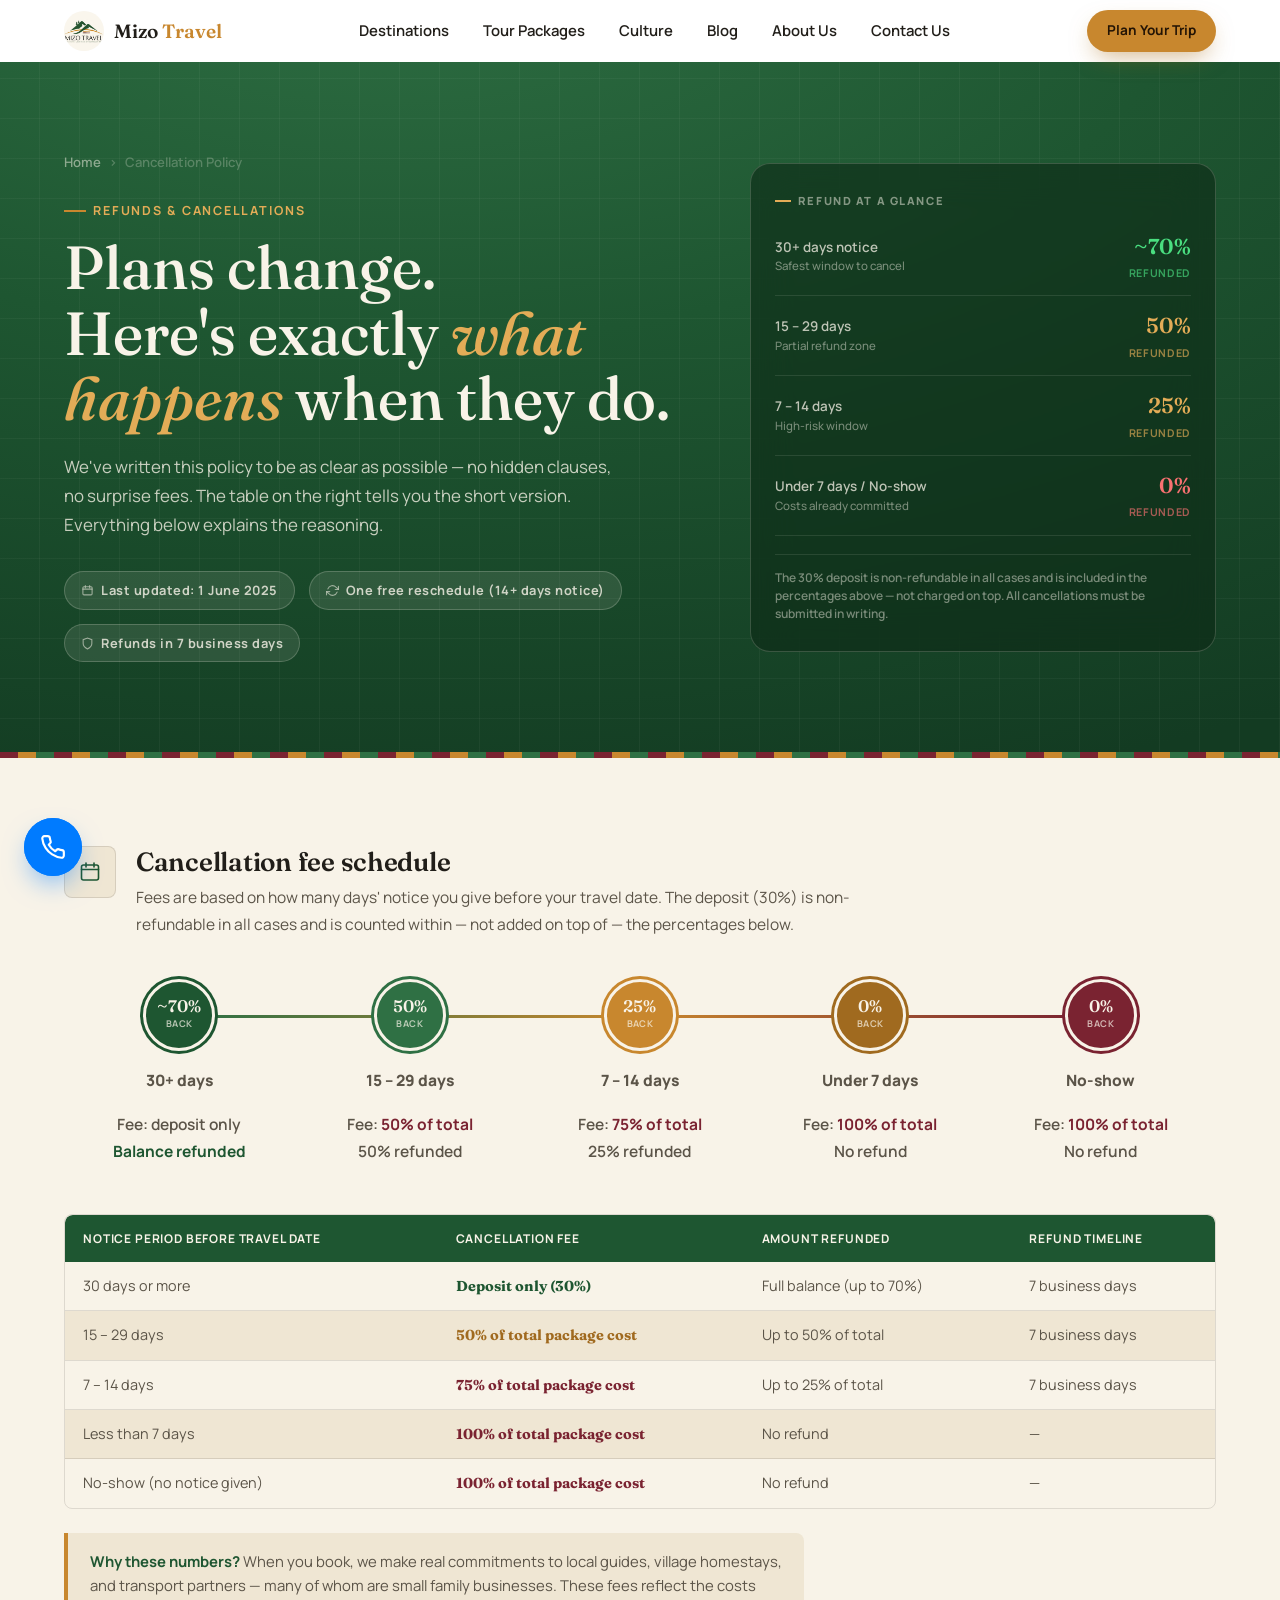
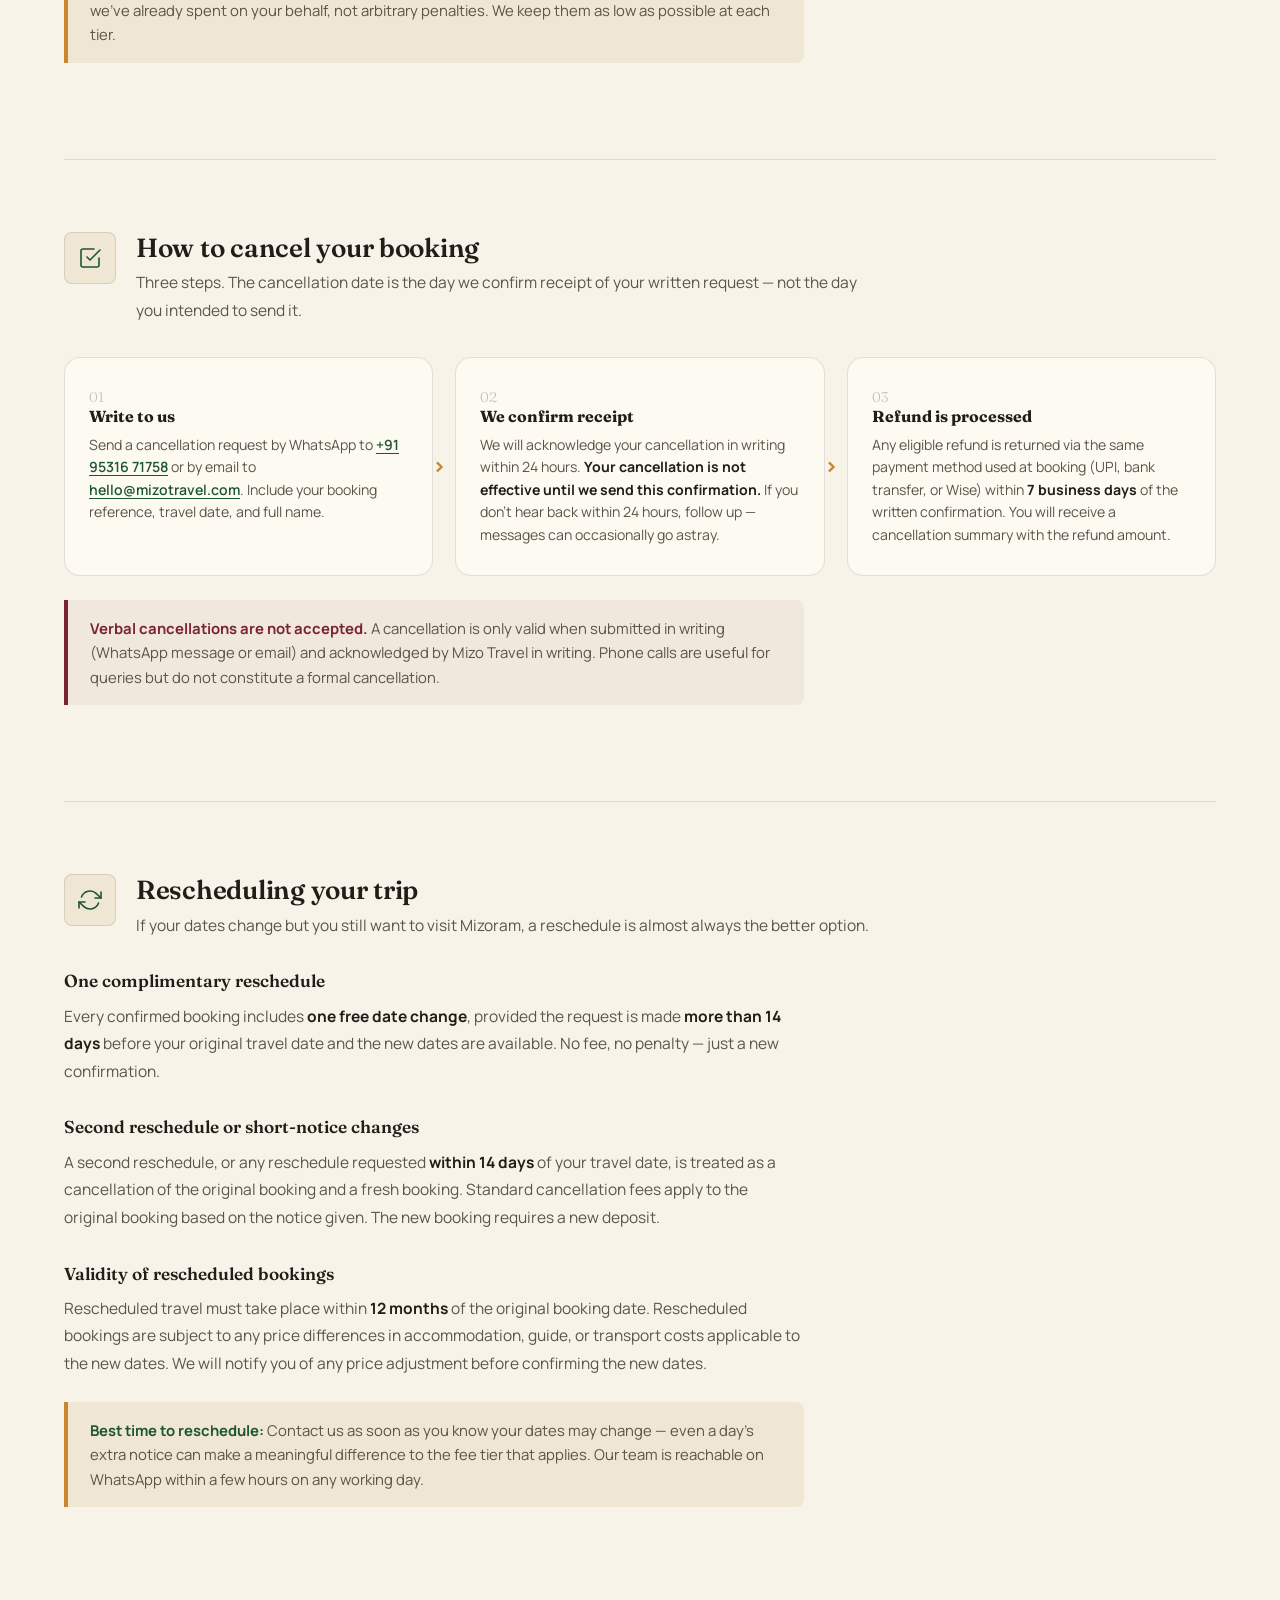
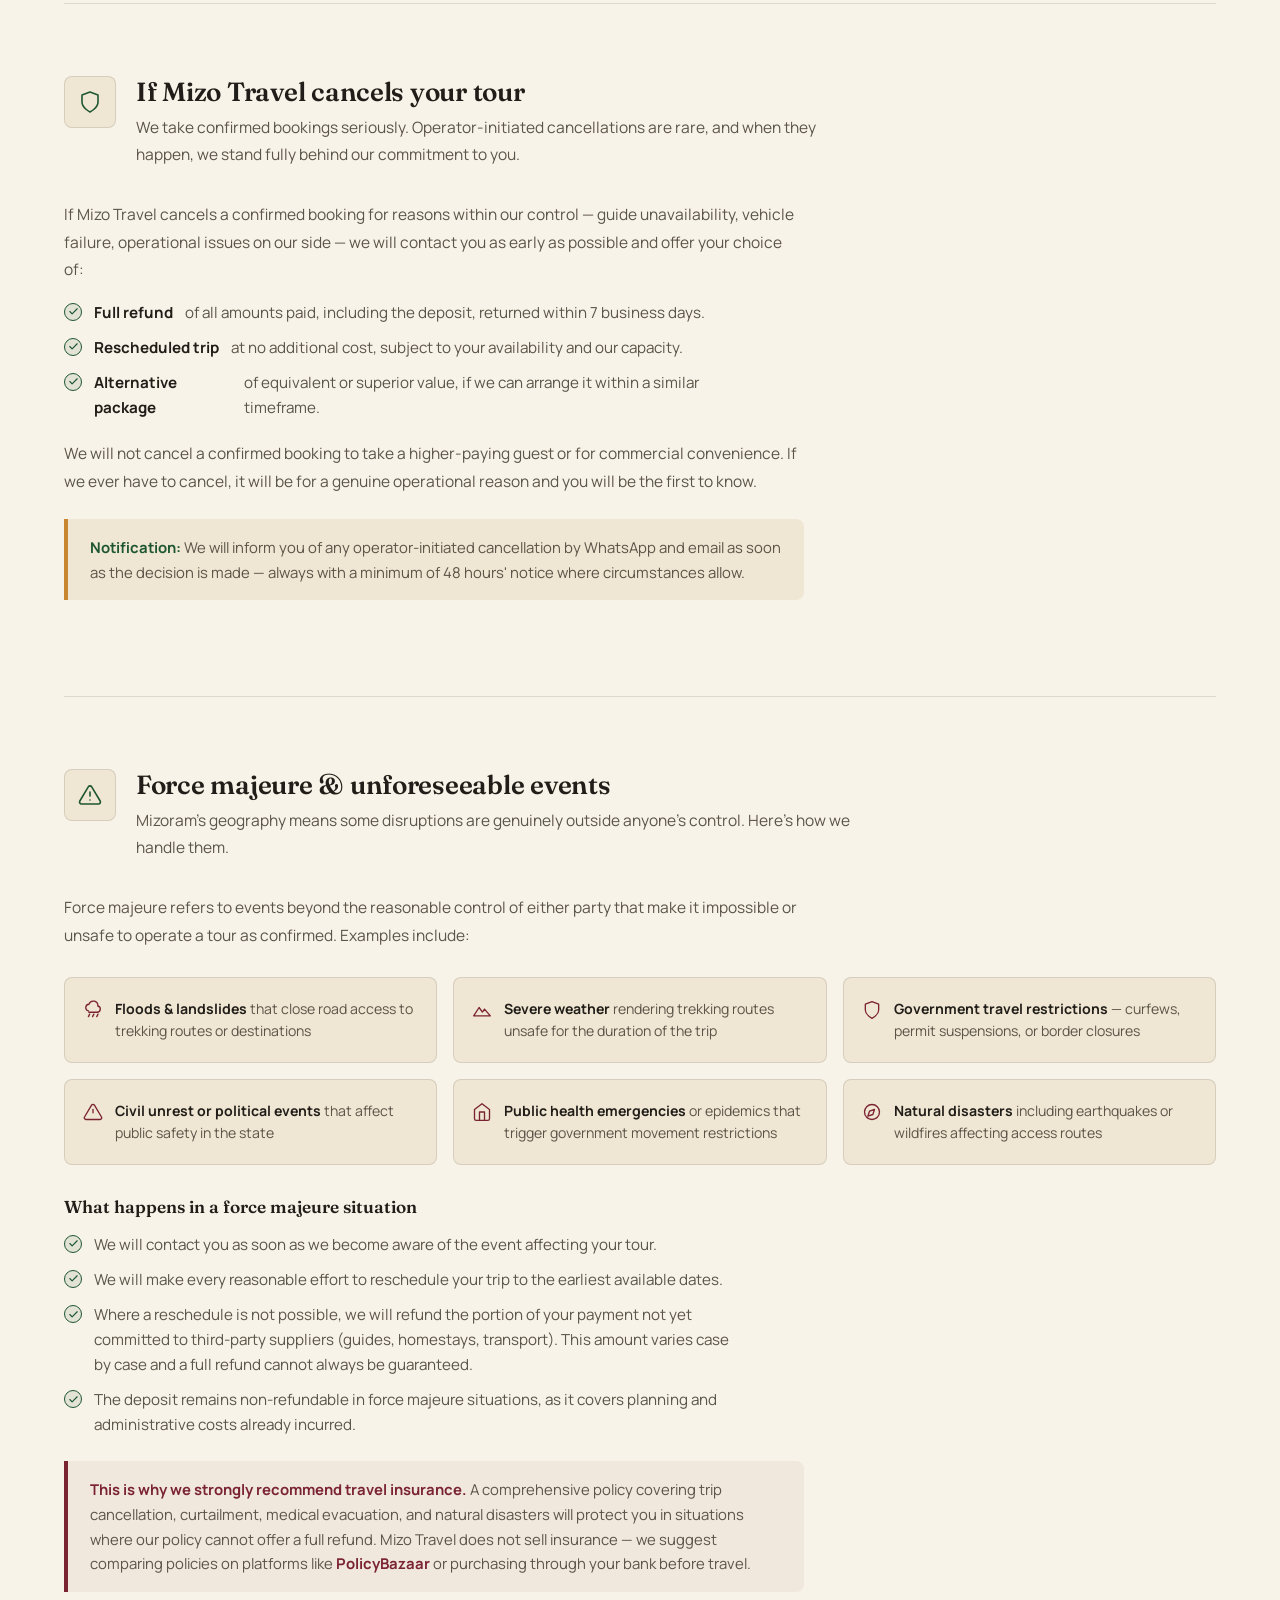
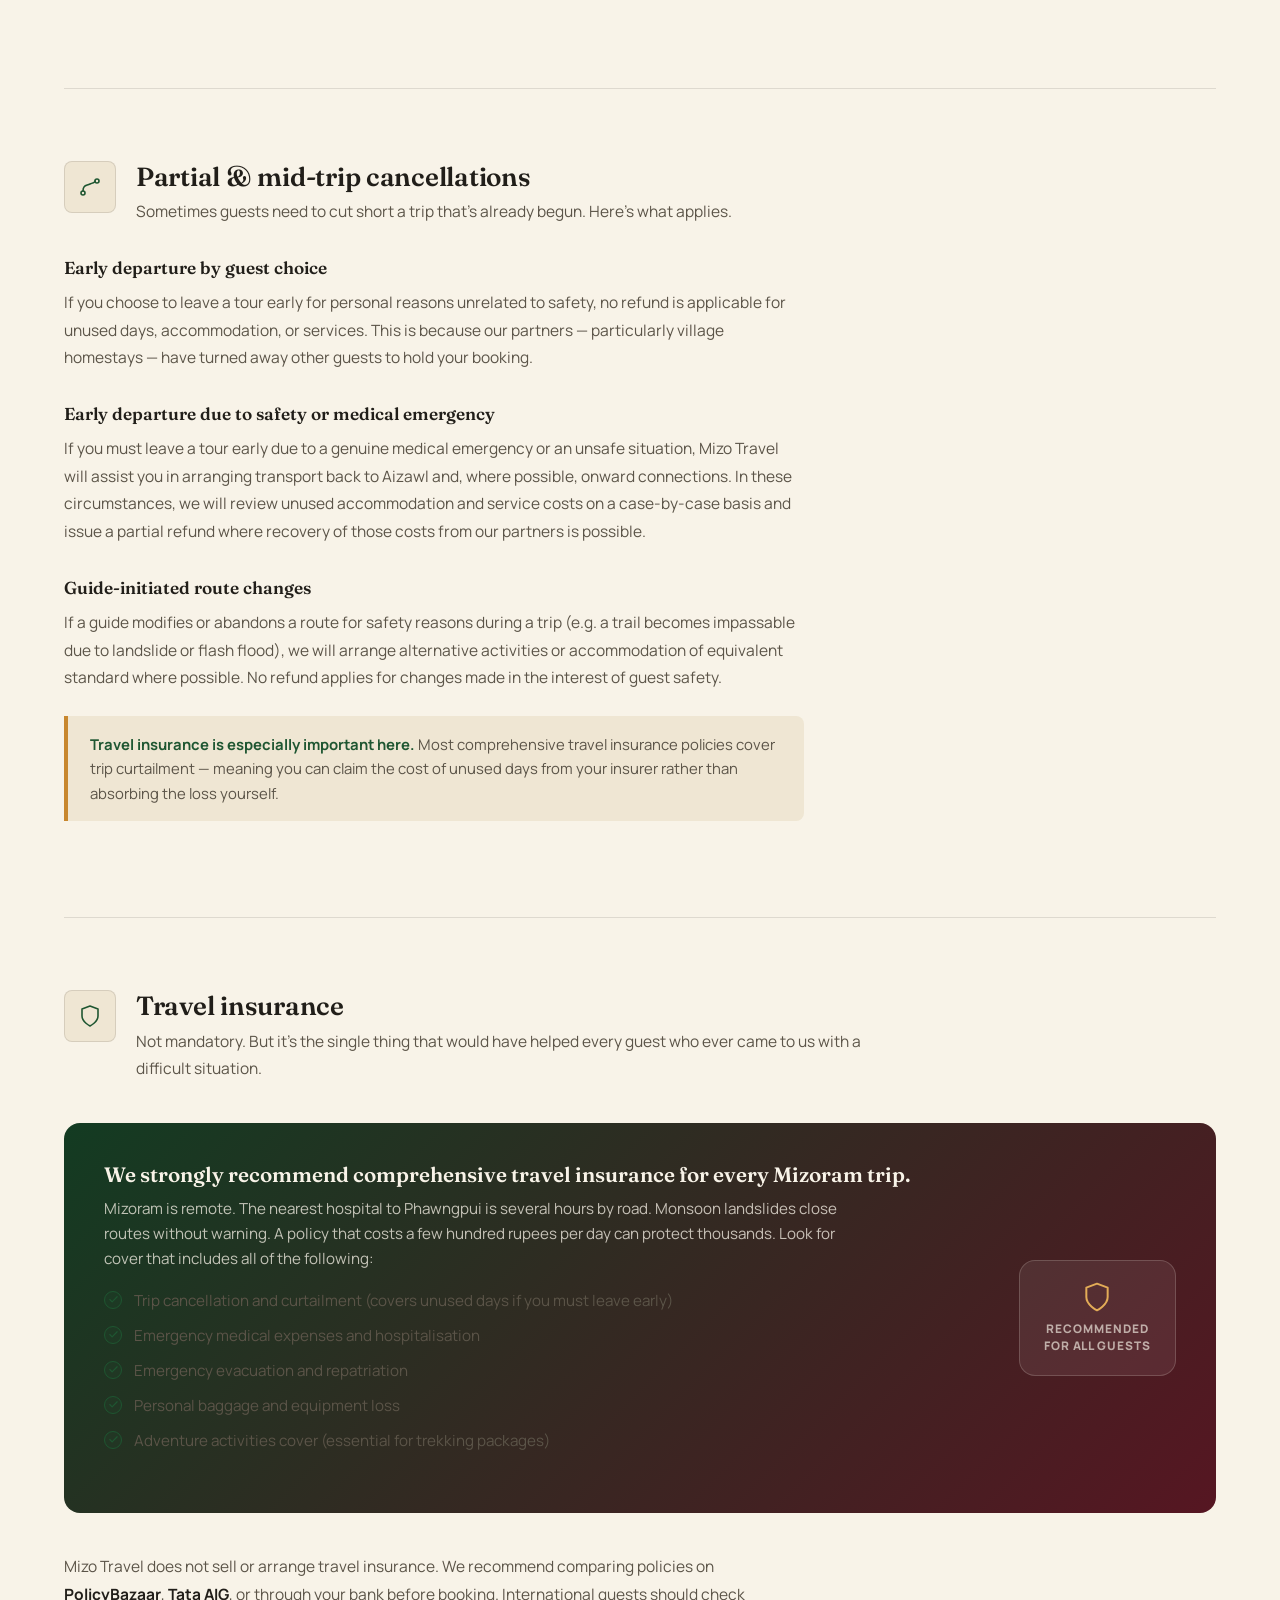
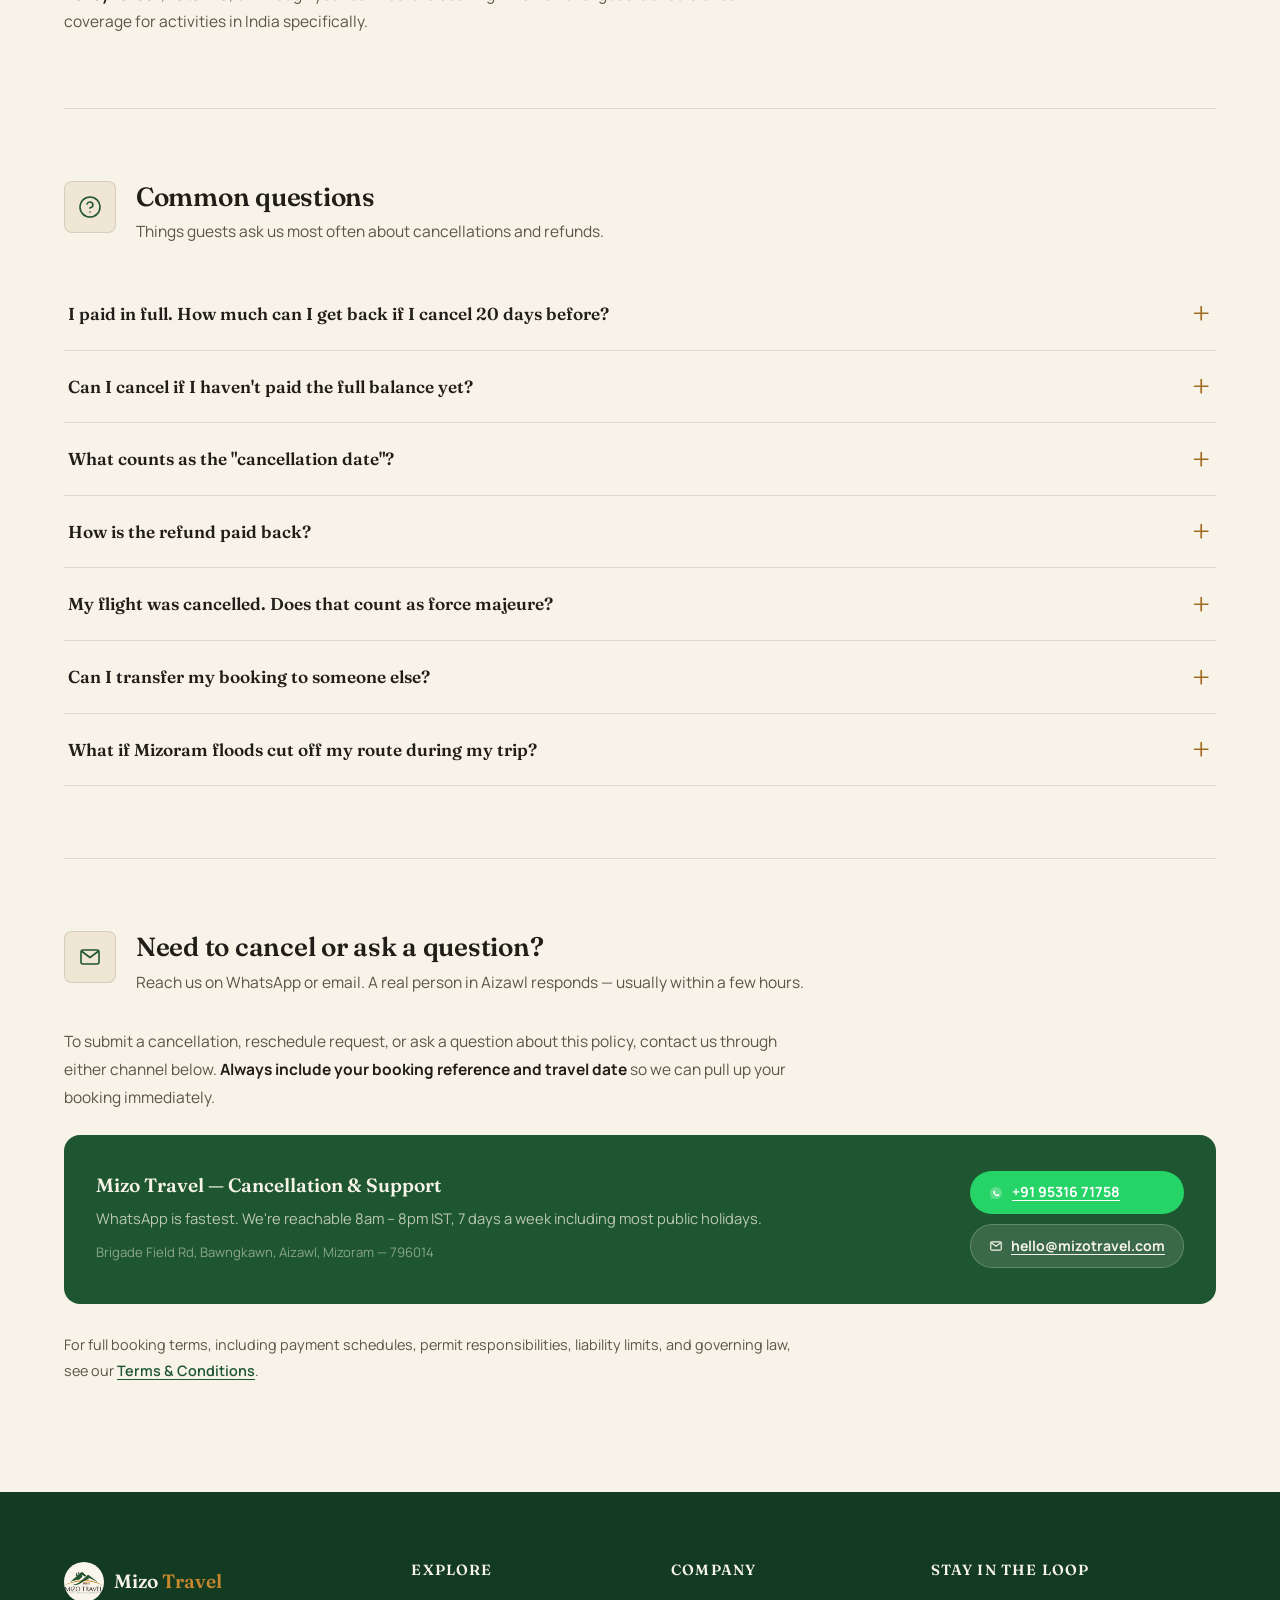
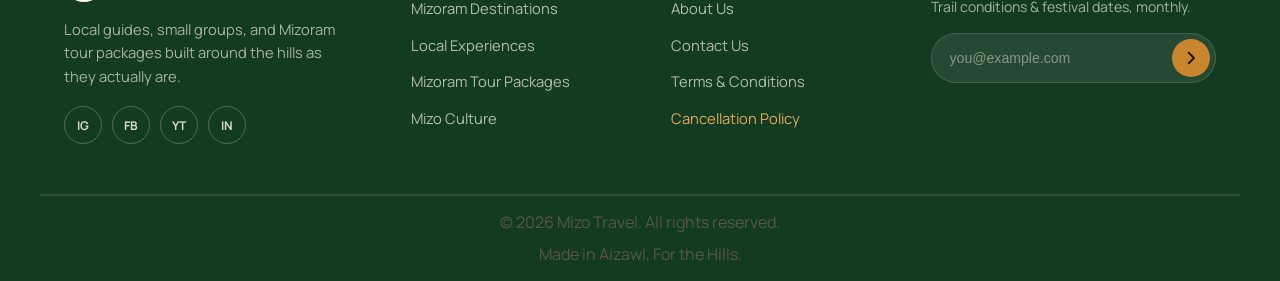
<file: cancellation.html>
<!DOCTYPE html>
<html lang="en">
<head>
<!-- Google tag (gtag.js) -->
<script async src="https://www.googletagmanager.com/gtag/js?id=G-KSMQ0RGHCL"></script>
<script>
  window.dataLayer = window.dataLayer || [];
  function gtag(){dataLayer.push(arguments);}
  gtag('js', new Date());
  gtag('config', 'G-KSMQ0RGHCL');
  gtag('config', 'AW-10781206606');
</script>

<meta charset="UTF-8">
<meta name="viewport" content="width=device-width, initial-scale=1.0">
<title>Cancellation Policy | Mizo Travel — Mizoram Tour Packages</title>
<meta name="description" content="Mizo Travel's cancellation and refund policy for Mizoram tour packages. Understand cancellation fees, reschedule rules, force majeure, and how to request a refund.">
<meta name="keywords" content="Mizo Travel cancellation policy, Mizoram tour refund, Mizo Travel refund policy, cancel Mizoram tour, reschedule Mizoram trip, Mizo Travel booking cancellation">
<meta name="robots" content="index, follow">
<meta name="author" content="Mizo Travel">
<link rel="canonical" href="https://www.mizotravel.com/cancellation.html">
<meta name="theme-color" content="#1E5631">

<!-- Open Graph -->
<meta property="og:type" content="website">
<meta property="og:title" content="Cancellation Policy | Mizo Travel">
<meta property="og:description" content="Clear, plain-language cancellation and refund policy for every Mizo Travel Mizoram tour package.">
<meta property="og:image" content="https://www.mizotravel.com/assets/logo.jpg">
<meta property="og:url" content="https://www.mizotravel.com/cancellation.html">
<meta property="og:locale" content="en_IN">

<!-- Twitter -->
<meta name="twitter:card" content="summary_large_image">
<meta name="twitter:title" content="Cancellation Policy | Mizo Travel">
<meta name="twitter:description" content="Clear, plain-language cancellation and refund policy for every Mizo Travel Mizoram tour package.">
<meta name="twitter:image" content="https://www.mizotravel.com/assets/logo.jpg">

<link rel="icon" type="image/jpeg" href="assets/logo.jpg">
<link rel="apple-touch-icon" href="assets/logo.jpg">

<link rel="preconnect" href="https://fonts.googleapis.com">
<link rel="preconnect" href="https://fonts.gstatic.com" crossorigin>
<link href="https://fonts.googleapis.com/css2?family=Fraunces:ital,opsz,wght@0,9..144,300;0,9..144,500;0,9..144,600;1,9..144,500&family=Manrope:wght@400;500;600;700;800&display=swap" rel="stylesheet">

<link rel="stylesheet" href="css/style.css">

<!-- Structured Data -->
<script type="application/ld+json">
{
  "@context": "https://schema.org",
  "@type": "BreadcrumbList",
  "itemListElement": [
    {
      "@type": "ListItem",
      "position": 1,
      "name": "Home",
      "item": "https://www.mizotravel.com/"
    },
    {
      "@type": "ListItem",
      "position": 2,
      "name": "Cancellation Policy",
      "item": "https://www.mizotravel.com/cancellation.html"
    }
  ]
}
</script>
<script type="application/ld+json">
{
  "@context": "https://schema.org",
  "@type": "WebPage",
  "name": "Cancellation Policy — Mizo Travel",
  "description": "Cancellation and refund policy for Mizoram tour packages booked with Mizo Travel. Covers guest-initiated cancellations, reschedules, operator cancellations, force majeure, and the refund process.",
  "url": "https://www.mizotravel.com/cancellation.html",
  "dateModified": "2025-06-01",
  "publisher": {
    "@type": "TravelAgency",
    "name": "Mizo Travel",
    "url": "https://www.mizotravel.com/",
    "address": {
      "@type": "PostalAddress",
      "streetAddress": "Brigade Field Rd, Bawngkawn",
      "addressLocality": "Aizawl",
      "addressRegion": "Mizoram",
      "postalCode": "796014",
      "addressCountry": "IN"
    },
    "telephone": "+919531671758",
    "email": "hello@mizotravel.com"
  }
}
</script>
<script type="application/ld+json">
{
  "@context": "https://schema.org",
  "@type": "FAQPage",
  "mainEntity": [
    {
      "@type": "Question",
      "name": "Can I cancel my Mizoram tour package?",
      "acceptedAnswer": {
        "@type": "Answer",
        "text": "Yes. You can cancel any Mizo Travel booking in writing via WhatsApp or email. Cancellation fees apply based on how far in advance you cancel — from deposit-only (30+ days notice) to 100% of the package cost (less than 7 days or no-show). The 30% deposit is non-refundable in all cases."
      }
    },
    {
      "@type": "Question",
      "name": "What is Mizo Travel's refund policy?",
      "acceptedAnswer": {
        "@type": "Answer",
        "text": "Refunds on eligible amounts are processed within 7 business days of written cancellation confirmation. Refunds are returned via the same payment method used at booking (UPI, bank transfer, or Wise for international guests)."
      }
    },
    {
      "@type": "Question",
      "name": "Can I reschedule my Mizoram tour instead of cancelling?",
      "acceptedAnswer": {
        "@type": "Answer",
        "text": "Yes. One complimentary date change is allowed if requested more than 14 days before your travel date and subject to availability. Reschedule requests within 14 days of travel are treated as a cancellation and new booking."
      }
    },
    {
      "@type": "Question",
      "name": "What happens if Mizo Travel cancels my tour?",
      "acceptedAnswer": {
        "@type": "Answer",
        "text": "If Mizo Travel cancels a confirmed booking due to reasons within our control, we offer a full refund including the deposit, or a rescheduled trip at no additional cost. In force majeure situations (floods, road closures, government restrictions), we will do our best to reschedule; full refunds cannot always be guaranteed."
      }
    },
    {
      "@type": "Question",
      "name": "Is travel insurance required for Mizo Travel tours?",
      "acceptedAnswer": {
        "@type": "Answer",
        "text": "Travel insurance is not mandatory but strongly recommended. Mizoram's terrain and weather can be unpredictable, and remote areas have limited medical facilities. We recommend a policy covering trip cancellation, curtailment, medical expenses, and emergency evacuation."
      }
    }
  ]
}
</script>
</head>
<body>

<!-- Reading progress bar -->
<div class="terms-progress" id="terms-progress" role="progressbar" aria-valuenow="0" aria-valuemin="0" aria-valuemax="100" aria-label="Page reading progress"></div>

<a class="skip-link" href="#main">Skip to content</a>

<noscript><iframe src="https://www.googletagmanager.com/ns.html?id=GTM-K9ZQRDRN"
height="0" width="0" style="display:none;visibility:hidden"></iframe></noscript>

<!-- ============ ICON SPRITE ============ -->
<svg style="display:none" aria-hidden="true">
  <symbol id="ic-menu"     viewBox="0 0 24 24"><path d="M3 6h18M3 12h18M3 18h18" stroke="currentColor" stroke-width="1.8" stroke-linecap="round"/></symbol>
  <symbol id="ic-close"    viewBox="0 0 24 24"><path d="M5 5l14 14M19 5L5 19" stroke="currentColor" stroke-width="1.8" stroke-linecap="round"/></symbol>
  <symbol id="ic-arrow-up" viewBox="0 0 24 24"><path d="M12 19V5M5 12l7-7 7 7" stroke="currentColor" stroke-width="1.8" fill="none" stroke-linecap="round" stroke-linejoin="round"/></symbol>
  <symbol id="ic-chev-r"   viewBox="0 0 24 24"><path d="M9 5l7 7-7 7" stroke="currentColor" stroke-width="1.8" fill="none" stroke-linecap="round" stroke-linejoin="round"/></symbol>
  <symbol id="ic-plus"     viewBox="0 0 24 24"><path d="M12 5v14M5 12h14" stroke="currentColor" stroke-width="1.8" stroke-linecap="round"/></symbol>
  <symbol id="ic-calendar" viewBox="0 0 24 24"><rect x="3.5" y="5" width="17" height="15" rx="2" stroke="currentColor" stroke-width="1.6" fill="none"/><path d="M3.5 9.5h17M8 3v4M16 3v4" stroke="currentColor" stroke-width="1.6" stroke-linecap="round"/></symbol>
  <symbol id="ic-refresh"  viewBox="0 0 24 24"><path d="M23 4v6h-6M1 20v-6h6" stroke="currentColor" stroke-width="1.8" fill="none" stroke-linecap="round" stroke-linejoin="round"/><path d="M3.51 9a9 9 0 0 1 14.85-3.36L23 10M1 14l4.64 4.36A9 9 0 0 0 20.49 15" stroke="currentColor" stroke-width="1.8" fill="none" stroke-linecap="round" stroke-linejoin="round"/></symbol>
  <symbol id="ic-alert"    viewBox="0 0 24 24"><path d="M10.29 3.86L1.82 18a2 2 0 0 0 1.71 3h16.94a2 2 0 0 0 1.71-3L13.71 3.86a2 2 0 0 0-3.42 0z" stroke="currentColor" stroke-width="1.6" fill="none" stroke-linejoin="round"/><path d="M12 9v4M12 17h.01" stroke="currentColor" stroke-width="1.8" stroke-linecap="round"/></symbol>
  <symbol id="ic-shield"   viewBox="0 0 24 24"><path d="M12 22s8-4 8-10V5l-8-3-8 3v7c0 6 8 10 8 10z" stroke="currentColor" stroke-width="1.6" fill="none" stroke-linejoin="round"/></symbol>
  <symbol id="ic-rain"     viewBox="0 0 24 24"><path d="M6.5 13a4 4 0 0 1 .6-7.9A5.5 5.5 0 0 1 17.8 7.2 3.8 3.8 0 0 1 17 14.7H7" stroke="currentColor" stroke-width="1.5" fill="none" stroke-linecap="round" stroke-linejoin="round"/><path d="M8 17l-1.5 3M13 17l-1.5 3M18 17l-1.5 3" stroke="currentColor" stroke-width="1.5" stroke-linecap="round"/></symbol>
  <symbol id="ic-mountain" viewBox="0 0 24 24"><path d="M2 19l6.5-10 4 5.5L15 11l7 8H2z" stroke="currentColor" stroke-width="1.6" stroke-linejoin="round" fill="none"/></symbol>
  <symbol id="ic-route"    viewBox="0 0 24 24"><circle cx="5" cy="18" r="2" stroke="currentColor" stroke-width="1.6" fill="none"/><circle cx="19" cy="6" r="2" stroke="currentColor" stroke-width="1.6" fill="none"/><path d="M5 16c0-6 3-5 7-7s5-1 5-3" stroke="currentColor" stroke-width="1.6" fill="none" stroke-linecap="round"/></symbol>
  <symbol id="ic-mail"     viewBox="0 0 24 24"><rect x="3" y="5" width="18" height="14" rx="2" stroke="currentColor" stroke-width="1.6" fill="none"/><path d="M4 6.5l8 6 8-6" stroke="currentColor" stroke-width="1.6" fill="none" stroke-linecap="round"/></symbol>
  <symbol id="ic-whatsapp" viewBox="0 0 32 32">
    <path d="M16 4C9.4 4 4 9.4 4 16c0 2.4.7 4.7 2 6.6L4.4 28l5.6-1.5c1.8 1 3.8 1.5 6 1.5 6.6 0 12-5.4 12-12S22.6 4 16 4z" fill="#25D366"/>
    <path d="M22.4 19c-.3-.2-2-1-2.3-1.1-.3-.1-.5-.2-.8.2-.2.3-.9 1.1-1.1 1.3-.2.2-.4.2-.7.1-1.7-.8-2.8-1.5-3.9-3.3-.3-.5.3-.5.8-1.6.1-.2.1-.4 0-.6-.1-.2-.7-1.7-1-2.3-.2-.6-.5-.5-.7-.5h-.6c-.2 0-.5.1-.8.4-.3.3-1.1 1.1-1.1 2.6 0 1.5 1.1 3 1.3 3.2.2.2 2.1 3.3 5.2 4.5 2.6 1 3.1.8 3.7.7.6-.1 1.8-.7 2.1-1.4.3-.7.3-1.3.2-1.4z" fill="#fff"/>
  </symbol>
</svg>

<!-- ============ HEADER ============ -->
<header class="site-header" id="site-header">
  <div class="header-inner wrap">
    <a href="index.html" class="brand" aria-label="Mizo Travel — Home">
      <img src="assets/logo.jpg" alt="Mizo Travel logo — Mizoram Tour Packages" width="44" height="44">
      <span class="brand-text">Mizo<em> Travel</em></span>
    </a>
    <nav class="main-nav" id="main-nav" aria-label="Primary">
      <ul>
        <li><a href="index.html#destinations">Destinations</a></li>
        <li><a href="index.html#packages">Tour Packages</a></li>
        <li><a href="index.html#culture">Culture</a></li>
        <li><a href="index.html#blog">Blog</a></li>
        <li><a href="about.html">About Us</a></li>
        <li><a href="index.html#contact">Contact Us</a></li>
      </ul>
    </nav>
    <div class="header-actions">
      <a href="index.html#contact" class="btn btn-gold btn-sm">Plan Your Trip</a>
      <button class="nav-toggle" id="nav-toggle" aria-label="Open menu" aria-expanded="false" aria-controls="mobile-nav">
        <svg class="icon"><use href="#ic-menu"/></svg>
      </button>
    </div>
  </div>
</header>

<!-- Mobile nav drawer -->
<div class="mobile-nav" id="mobile-nav">
  <div class="mobile-nav-head">
    <span class="brand-text">Mizo<em> Travel</em></span>
    <button class="nav-toggle" id="nav-close" aria-label="Close menu">
      <svg class="icon"><use href="#ic-close"/></svg>
    </button>
  </div>
  <ul>
    <li><a href="index.html#destinations">Destinations</a></li>
    <li><a href="index.html#packages">Tour Packages</a></li>
    <li><a href="index.html#culture">Culture</a></li>
    <li><a href="index.html#blog">Blog</a></li>
    <li><a href="about.html">About Us</a></li>
    <li><a href="index.html#contact">Contact Us</a></li>
  </ul>
</div>
<div class="mobile-nav-backdrop" id="mobile-backdrop"></div>

<!-- ============ MAIN ============ -->
<main id="main">

  <!-- ============ HERO ============ -->
  <section class="cancel-hero" aria-label="Cancellation Policy">
    <div class="wrap cancel-hero-inner">

      <!-- Left: copy -->
      <div class="hero-anim">
        <nav class="breadcrumb" aria-label="Breadcrumb">
          <a href="index.html">Home</a>
          <span aria-hidden="true">›</span>
          <span aria-current="page">Cancellation Policy</span>
        </nav>
        <p class="eyebrow" style="color:var(--gold-light);">Refunds &amp; Cancellations</p>
        <h1>Plans change.<br>Here's exactly <em>what happens</em> when they do.</h1>
        <p class="cancel-hero-sub">We've written this policy to be as clear as possible — no hidden clauses, no surprise fees. The table on the right tells you the short version. Everything below explains the reasoning.</p>
        <div class="cancel-hero-meta">
          <span class="cancel-meta-pill">
            <svg viewBox="0 0 24 24" fill="none" stroke="currentColor" stroke-width="2" stroke-linecap="round" aria-hidden="true"><rect x="3.5" y="5" width="17" height="15" rx="2"/><path d="M3.5 9.5h17M8 3v4M16 3v4"/></svg>
            Last updated: 1 June 2025
          </span>
          <span class="cancel-meta-pill">
            <svg viewBox="0 0 24 24" fill="none" stroke="currentColor" stroke-width="2" stroke-linecap="round" aria-hidden="true"><path d="M23 4v6h-6M1 20v-6h6"/><path d="M3.51 9a9 9 0 0 1 14.85-3.36L23 10M1 14l4.64 4.36A9 9 0 0 0 20.49 15"/></svg>
            One free reschedule (14+ days notice)
          </span>
          <span class="cancel-meta-pill">
            <svg viewBox="0 0 24 24" fill="none" stroke="currentColor" stroke-width="2" stroke-linecap="round" aria-hidden="true"><path d="M12 22s8-4 8-10V5l-8-3-8 3v7c0 6 8 10 8 10z"/></svg>
            Refunds in 7 business days
          </span>
        </div>
      </div>

      <!-- Right: glanceable refund summary card -->
      <div class="refund-card hero-anim" style="animation-delay:.45s" role="region" aria-label="Refund summary at a glance">
        <p class="refund-card-title">Refund at a glance</p>

        <div class="refund-row">
          <div class="refund-window">
            30+ days notice
            <small>Safest window to cancel</small>
          </div>
          <div class="refund-pct refund-pct--full">
            ~70%
            <small>Refunded</small>
          </div>
        </div>

        <div class="refund-row">
          <div class="refund-window">
            15 – 29 days
            <small>Partial refund zone</small>
          </div>
          <div class="refund-pct refund-pct--half">
            50%
            <small>Refunded</small>
          </div>
        </div>

        <div class="refund-row">
          <div class="refund-window">
            7 – 14 days
            <small>High-risk window</small>
          </div>
          <div class="refund-pct refund-pct--half">
            25%
            <small>Refunded</small>
          </div>
        </div>

        <div class="refund-row">
          <div class="refund-window">
            Under 7 days / No-show
            <small>Costs already committed</small>
          </div>
          <div class="refund-pct refund-pct--none">
            0%
            <small>Refunded</small>
          </div>
        </div>

        <p class="refund-card-note">
          The 30% deposit is non-refundable in all cases and is included in the percentages above — not charged on top. All cancellations must be submitted in writing.
        </p>
      </div>

    </div>
  </section>

  <!-- ============ BODY ============ -->
  <div class="wrap cancel-body">

    <!-- ===== 1. Visual Timeline ===== -->
    <section class="cp-section" id="cancellation-timeline" aria-labelledby="h-timeline">
      <div class="cp-section-head">
        <div class="cp-icon-wrap" aria-hidden="true">
          <svg viewBox="0 0 24 24" fill="none" stroke="currentColor" stroke-width="1.6" stroke-linecap="round"><rect x="3.5" y="5" width="17" height="15" rx="2"/><path d="M3.5 9.5h17M8 3v4M16 3v4"/></svg>
        </div>
        <div class="cp-section-head-text">
          <h2 id="h-timeline">Cancellation fee schedule</h2>
          <p class="cp-section-lead">Fees are based on how many days' notice you give before your travel date. The deposit (30%) is non-refundable in all cases and is counted within — not added on top of — the percentages below.</p>
        </div>
      </div>

      <!-- Visual timeline — this page's signature element -->
      <div class="cancel-timeline" role="list" aria-label="Cancellation fee by notice period">

        <div class="ct-step" role="listitem">
          <div class="ct-dot ct-dot--green" aria-hidden="true">
            <span class="ct-dot-pct">~70%</span>
            <span class="ct-dot-label">back</span>
          </div>
          <p class="ct-window">30+ days</p>
          <p class="ct-fee">Fee: deposit only<br><span class="free">Balance refunded</span></p>
        </div>

        <div class="ct-step" role="listitem">
          <div class="ct-dot ct-dot--lime" aria-hidden="true">
            <span class="ct-dot-pct">50%</span>
            <span class="ct-dot-label">back</span>
          </div>
          <p class="ct-window">15 – 29 days</p>
          <p class="ct-fee">Fee: <strong>50% of total</strong><br>50% refunded</p>
        </div>

        <div class="ct-step" role="listitem">
          <div class="ct-dot ct-dot--gold" aria-hidden="true">
            <span class="ct-dot-pct">25%</span>
            <span class="ct-dot-label">back</span>
          </div>
          <p class="ct-window">7 – 14 days</p>
          <p class="ct-fee">Fee: <strong>75% of total</strong><br>25% refunded</p>
        </div>

        <div class="ct-step" role="listitem">
          <div class="ct-dot ct-dot--amber" aria-hidden="true">
            <span class="ct-dot-pct">0%</span>
            <span class="ct-dot-label">back</span>
          </div>
          <p class="ct-window">Under 7 days</p>
          <p class="ct-fee">Fee: <strong>100% of total</strong><br>No refund</p>
        </div>

        <div class="ct-step" role="listitem">
          <div class="ct-dot ct-dot--red" aria-hidden="true">
            <span class="ct-dot-pct">0%</span>
            <span class="ct-dot-label">back</span>
          </div>
          <p class="ct-window">No-show</p>
          <p class="ct-fee">Fee: <strong>100% of total</strong><br>No refund</p>
        </div>

      </div>

      <!-- Full detail table -->
      <div class="cp-table-wrap">
        <table class="cp-table">
          <thead>
            <tr>
              <th>Notice period before travel date</th>
              <th>Cancellation fee</th>
              <th>Amount refunded</th>
              <th>Refund timeline</th>
            </tr>
          </thead>
          <tbody>
            <tr>
              <td>30 days or more</td>
              <td class="td-green">Deposit only (30%)</td>
              <td>Full balance (up to 70%)</td>
              <td>7 business days</td>
            </tr>
            <tr>
              <td>15 – 29 days</td>
              <td class="td-gold">50% of total package cost</td>
              <td>Up to 50% of total</td>
              <td>7 business days</td>
            </tr>
            <tr>
              <td>7 – 14 days</td>
              <td class="td-red">75% of total package cost</td>
              <td>Up to 25% of total</td>
              <td>7 business days</td>
            </tr>
            <tr>
              <td>Less than 7 days</td>
              <td class="td-red">100% of total package cost</td>
              <td>No refund</td>
              <td>—</td>
            </tr>
            <tr>
              <td>No-show (no notice given)</td>
              <td class="td-red">100% of total package cost</td>
              <td>No refund</td>
              <td>—</td>
            </tr>
          </tbody>
        </table>
      </div>

      <div class="cp-note">
        <p><strong>Why these numbers?</strong> When you book, we make real commitments to local guides, village homestays, and transport partners — many of whom are small family businesses. These fees reflect the costs we've already spent on your behalf, not arbitrary penalties. We keep them as low as possible at each tier.</p>
      </div>
    </section>

    <!-- ===== 2. How to Cancel ===== -->
    <section class="cp-section" id="how-to-cancel" aria-labelledby="h-howtocancel">
      <div class="cp-section-head">
        <div class="cp-icon-wrap" aria-hidden="true">
          <svg viewBox="0 0 24 24" fill="none" stroke="currentColor" stroke-width="1.6" stroke-linecap="round" stroke-linejoin="round"><path d="M9 11l3 3L22 4"/><path d="M21 12v7a2 2 0 0 1-2 2H5a2 2 0 0 1-2-2V5a2 2 0 0 1 2-2h11"/></svg>
        </div>
        <div class="cp-section-head-text">
          <h2 id="h-howtocancel">How to cancel your booking</h2>
          <p class="cp-section-lead">Three steps. The cancellation date is the day we confirm receipt of your written request — not the day you intended to send it.</p>
        </div>
      </div>

      <div class="cp-steps">
        <div class="cp-step-card">
          <p class="cp-step-num" aria-hidden="true">01</p>
          <h3>Write to us</h3>
          <p>Send a cancellation request by WhatsApp to <a href="https://wa.me/919531671758" target="_blank" rel="noopener noreferrer">+91 95316 71758</a> or by email to <a href="mailto:hello@mizotravel.com">hello@mizotravel.com</a>. Include your booking reference, travel date, and full name.</p>
        </div>
        <div class="cp-step-card">
          <p class="cp-step-num" aria-hidden="true">02</p>
          <h3>We confirm receipt</h3>
          <p>We will acknowledge your cancellation in writing within 24 hours. <strong>Your cancellation is not effective until we send this confirmation.</strong> If you don't hear back within 24 hours, follow up — messages can occasionally go astray.</p>
        </div>
        <div class="cp-step-card">
          <p class="cp-step-num" aria-hidden="true">03</p>
          <h3>Refund is processed</h3>
          <p>Any eligible refund is returned via the same payment method used at booking (UPI, bank transfer, or Wise) within <strong>7 business days</strong> of the written confirmation. You will receive a cancellation summary with the refund amount.</p>
        </div>
      </div>

      <div class="cp-warn">
        <p><strong>Verbal cancellations are not accepted.</strong> A cancellation is only valid when submitted in writing (WhatsApp message or email) and acknowledged by Mizo Travel in writing. Phone calls are useful for queries but do not constitute a formal cancellation.</p>
      </div>
    </section>

    <!-- ===== 3. Reschedule ===== -->
    <section class="cp-section" id="reschedule" aria-labelledby="h-reschedule">
      <div class="cp-section-head">
        <div class="cp-icon-wrap" aria-hidden="true">
          <svg viewBox="0 0 24 24" fill="none" stroke="currentColor" stroke-width="1.6" stroke-linecap="round" stroke-linejoin="round"><path d="M23 4v6h-6M1 20v-6h6"/><path d="M3.51 9a9 9 0 0 1 14.85-3.36L23 10M1 14l4.64 4.36A9 9 0 0 0 20.49 15"/></svg>
        </div>
        <div class="cp-section-head-text">
          <h2 id="h-reschedule">Rescheduling your trip</h2>
          <p class="cp-section-lead">If your dates change but you still want to visit Mizoram, a reschedule is almost always the better option.</p>
        </div>
      </div>

      <h3 class="cp-sub">One complimentary reschedule</h3>
      <p>Every confirmed booking includes <strong>one free date change</strong>, provided the request is made <strong>more than 14 days</strong> before your original travel date and the new dates are available. No fee, no penalty — just a new confirmation.</p>

      <h3 class="cp-sub">Second reschedule or short-notice changes</h3>
      <p>A second reschedule, or any reschedule requested <strong>within 14 days</strong> of your travel date, is treated as a cancellation of the original booking and a fresh booking. Standard cancellation fees apply to the original booking based on the notice given. The new booking requires a new deposit.</p>

      <h3 class="cp-sub">Validity of rescheduled bookings</h3>
      <p>Rescheduled travel must take place within <strong>12 months</strong> of the original booking date. Rescheduled bookings are subject to any price differences in accommodation, guide, or transport costs applicable to the new dates. We will notify you of any price adjustment before confirming the new dates.</p>

      <div class="cp-note">
        <p><strong>Best time to reschedule:</strong> Contact us as soon as you know your dates may change — even a day's extra notice can make a meaningful difference to the fee tier that applies. Our team is reachable on WhatsApp within a few hours on any working day.</p>
      </div>
    </section>

    <!-- ===== 4. Mizo Travel Cancellations ===== -->
    <section class="cp-section" id="operator-cancellation" aria-labelledby="h-operator">
      <div class="cp-section-head">
        <div class="cp-icon-wrap" aria-hidden="true">
          <svg viewBox="0 0 24 24" fill="none" stroke="currentColor" stroke-width="1.6" stroke-linecap="round" stroke-linejoin="round"><path d="M12 22s8-4 8-10V5l-8-3-8 3v7c0 6 8 10 8 10z"/></svg>
        </div>
        <div class="cp-section-head-text">
          <h2 id="h-operator">If Mizo Travel cancels your tour</h2>
          <p class="cp-section-lead">We take confirmed bookings seriously. Operator-initiated cancellations are rare, and when they happen, we stand fully behind our commitment to you.</p>
        </div>
      </div>

      <p>If Mizo Travel cancels a confirmed booking for reasons within our control — guide unavailability, vehicle failure, operational issues on our side — we will contact you as early as possible and offer your choice of:</p>

      <ul class="cp-list">
        <li><strong>Full refund</strong> of all amounts paid, including the deposit, returned within 7 business days.</li>
        <li><strong>Rescheduled trip</strong> at no additional cost, subject to your availability and our capacity.</li>
        <li><strong>Alternative package</strong> of equivalent or superior value, if we can arrange it within a similar timeframe.</li>
      </ul>

      <p>We will not cancel a confirmed booking to take a higher-paying guest or for commercial convenience. If we ever have to cancel, it will be for a genuine operational reason and you will be the first to know.</p>

      <div class="cp-note">
        <p><strong>Notification:</strong> We will inform you of any operator-initiated cancellation by WhatsApp and email as soon as the decision is made — always with a minimum of 48 hours' notice where circumstances allow.</p>
      </div>
    </section>

    <!-- ===== 5. Force Majeure ===== -->
    <section class="cp-section" id="force-majeure" aria-labelledby="h-forcemajeure">
      <div class="cp-section-head">
        <div class="cp-icon-wrap" aria-hidden="true">
          <svg viewBox="0 0 24 24" fill="none" stroke="currentColor" stroke-width="1.6" stroke-linecap="round" stroke-linejoin="round"><path d="M10.29 3.86L1.82 18a2 2 0 0 0 1.71 3h16.94a2 2 0 0 0 1.71-3L13.71 3.86a2 2 0 0 0-3.42 0z"/><path d="M12 9v4M12 17h.01"/></svg>
        </div>
        <div class="cp-section-head-text">
          <h2 id="h-forcemajeure">Force majeure &amp; unforeseeable events</h2>
          <p class="cp-section-lead">Mizoram's geography means some disruptions are genuinely outside anyone's control. Here's how we handle them.</p>
        </div>
      </div>

      <p>Force majeure refers to events beyond the reasonable control of either party that make it impossible or unsafe to operate a tour as confirmed. Examples include:</p>

      <div class="fm-grid">
        <div class="fm-card">
          <svg viewBox="0 0 24 24" fill="none" stroke="currentColor" stroke-width="1.6" stroke-linecap="round" stroke-linejoin="round" aria-hidden="true"><path d="M6.5 13a4 4 0 0 1 .6-7.9A5.5 5.5 0 0 1 17.8 7.2 3.8 3.8 0 0 1 17 14.7H7"/><path d="M8 17l-1.5 3M13 17l-1.5 3M18 17l-1.5 3"/></svg>
          <p><strong>Floods &amp; landslides</strong> that close road access to trekking routes or destinations</p>
        </div>
        <div class="fm-card">
          <svg viewBox="0 0 24 24" fill="none" stroke="currentColor" stroke-width="1.6" stroke-linecap="round" stroke-linejoin="round" aria-hidden="true"><path d="M2 19l6.5-10 4 5.5L15 11l7 8H2z"/></svg>
          <p><strong>Severe weather</strong> rendering trekking routes unsafe for the duration of the trip</p>
        </div>
        <div class="fm-card">
          <svg viewBox="0 0 24 24" fill="none" stroke="currentColor" stroke-width="1.6" stroke-linecap="round" stroke-linejoin="round" aria-hidden="true"><path d="M12 22s8-4 8-10V5l-8-3-8 3v7c0 6 8 10 8 10z"/></svg>
          <p><strong>Government travel restrictions</strong> — curfews, permit suspensions, or border closures</p>
        </div>
        <div class="fm-card">
          <svg viewBox="0 0 24 24" fill="none" stroke="currentColor" stroke-width="1.6" stroke-linecap="round" stroke-linejoin="round" aria-hidden="true"><path d="M10.29 3.86L1.82 18a2 2 0 0 0 1.71 3h16.94a2 2 0 0 0 1.71-3L13.71 3.86a2 2 0 0 0-3.42 0z"/><path d="M12 9v4"/></svg>
          <p><strong>Civil unrest or political events</strong> that affect public safety in the state</p>
        </div>
        <div class="fm-card">
          <svg viewBox="0 0 24 24" fill="none" stroke="currentColor" stroke-width="1.6" stroke-linecap="round" stroke-linejoin="round" aria-hidden="true"><path d="M3 9l9-7 9 7v11a2 2 0 0 1-2 2H5a2 2 0 0 1-2-2z"/><path d="M9 22V12h6v10"/></svg>
          <p><strong>Public health emergencies</strong> or epidemics that trigger government movement restrictions</p>
        </div>
        <div class="fm-card">
          <svg viewBox="0 0 24 24" fill="none" stroke="currentColor" stroke-width="1.6" stroke-linecap="round" stroke-linejoin="round" aria-hidden="true"><circle cx="12" cy="12" r="9"/><path d="M15 9l-2 6-6 2 2-6 6-2z" stroke-linejoin="round"/></svg>
          <p><strong>Natural disasters</strong> including earthquakes or wildfires affecting access routes</p>
        </div>
      </div>

      <h3 class="cp-sub">What happens in a force majeure situation</h3>
      <ul class="cp-list">
        <li>We will contact you as soon as we become aware of the event affecting your tour.</li>
        <li>We will make every reasonable effort to reschedule your trip to the earliest available dates.</li>
        <li>Where a reschedule is not possible, we will refund the portion of your payment not yet committed to third-party suppliers (guides, homestays, transport). This amount varies case by case and a full refund cannot always be guaranteed.</li>
        <li>The deposit remains non-refundable in force majeure situations, as it covers planning and administrative costs already incurred.</li>
      </ul>

      <div class="cp-warn">
        <p><strong>This is why we strongly recommend travel insurance.</strong> A comprehensive policy covering trip cancellation, curtailment, medical evacuation, and natural disasters will protect you in situations where our policy cannot offer a full refund. Mizo Travel does not sell insurance — we suggest comparing policies on platforms like <strong>PolicyBazaar</strong> or purchasing through your bank before travel.</p>
      </div>
    </section>

    <!-- ===== 6. Partial trip / Mid-trip ===== -->
    <section class="cp-section" id="mid-trip" aria-labelledby="h-midtrip">
      <div class="cp-section-head">
        <div class="cp-icon-wrap" aria-hidden="true">
          <svg viewBox="0 0 24 24" fill="none" stroke="currentColor" stroke-width="1.6" stroke-linecap="round" stroke-linejoin="round"><circle cx="5" cy="18" r="2"/><circle cx="19" cy="6" r="2"/><path d="M5 16c0-6 3-5 7-7s5-1 5-3"/></svg>
        </div>
        <div class="cp-section-head-text">
          <h2 id="h-midtrip">Partial &amp; mid-trip cancellations</h2>
          <p class="cp-section-lead">Sometimes guests need to cut short a trip that's already begun. Here's what applies.</p>
        </div>
      </div>

      <h3 class="cp-sub">Early departure by guest choice</h3>
      <p>If you choose to leave a tour early for personal reasons unrelated to safety, no refund is applicable for unused days, accommodation, or services. This is because our partners — particularly village homestays — have turned away other guests to hold your booking.</p>

      <h3 class="cp-sub">Early departure due to safety or medical emergency</h3>
      <p>If you must leave a tour early due to a genuine medical emergency or an unsafe situation, Mizo Travel will assist you in arranging transport back to Aizawl and, where possible, onward connections. In these circumstances, we will review unused accommodation and service costs on a case-by-case basis and issue a partial refund where recovery of those costs from our partners is possible.</p>

      <h3 class="cp-sub">Guide-initiated route changes</h3>
      <p>If a guide modifies or abandons a route for safety reasons during a trip (e.g. a trail becomes impassable due to landslide or flash flood), we will arrange alternative activities or accommodation of equivalent standard where possible. No refund applies for changes made in the interest of guest safety.</p>

      <div class="cp-note">
        <p><strong>Travel insurance is especially important here.</strong> Most comprehensive travel insurance policies cover trip curtailment — meaning you can claim the cost of unused days from your insurer rather than absorbing the loss yourself.</p>
      </div>
    </section>

    <!-- ===== 7. Insurance ===== -->
    <section class="cp-section" id="travel-insurance" aria-labelledby="h-insurance">
      <div class="cp-section-head">
        <div class="cp-icon-wrap" aria-hidden="true">
          <svg viewBox="0 0 24 24" fill="none" stroke="currentColor" stroke-width="1.6" stroke-linecap="round" stroke-linejoin="round"><path d="M12 22s8-4 8-10V5l-8-3-8 3v7c0 6 8 10 8 10z"/></svg>
        </div>
        <div class="cp-section-head-text">
          <h2 id="h-insurance">Travel insurance</h2>
          <p class="cp-section-lead">Not mandatory. But it's the single thing that would have helped every guest who ever came to us with a difficult situation.</p>
        </div>
      </div>

      <div class="insurance-band" role="region" aria-label="Travel insurance recommendation">
        <div>
          <h3>We strongly recommend comprehensive travel insurance for every Mizoram trip.</h3>
          <p>Mizoram is remote. The nearest hospital to Phawngpui is several hours by road. Monsoon landslides close routes without warning. A policy that costs a few hundred rupees per day can protect thousands. Look for cover that includes all of the following:</p>
          <ul class="cp-list" style="margin-top:16px;">
            <li>Trip cancellation and curtailment (covers unused days if you must leave early)</li>
            <li>Emergency medical expenses and hospitalisation</li>
            <li>Emergency evacuation and repatriation</li>
            <li>Personal baggage and equipment loss</li>
            <li>Adventure activities cover (essential for trekking packages)</li>
          </ul>
        </div>
        <div class="ins-badge" aria-hidden="true">
          <svg viewBox="0 0 24 24" fill="none" stroke="currentColor" stroke-width="1.5" stroke-linecap="round" stroke-linejoin="round"><path d="M12 22s8-4 8-10V5l-8-3-8 3v7c0 6 8 10 8 10z"/></svg>
          <span>Recommended<br>for all guests</span>
        </div>
      </div>

      <p style="margin-top:20px;">Mizo Travel does not sell or arrange travel insurance. We recommend comparing policies on <strong>PolicyBazaar</strong>, <strong>Tata AIG</strong>, or through your bank before booking. International guests should check coverage for activities in India specifically.</p>
    </section>

    <!-- ===== 8. FAQ ===== -->
    <section class="cp-section" id="faq" aria-labelledby="h-faq">
      <div class="cp-section-head">
        <div class="cp-icon-wrap" aria-hidden="true">
          <svg viewBox="0 0 24 24" fill="none" stroke="currentColor" stroke-width="1.6" stroke-linecap="round" stroke-linejoin="round"><circle cx="12" cy="12" r="10"/><path d="M9.09 9a3 3 0 0 1 5.83 1c0 2-3 3-3 3M12 17h.01"/></svg>
        </div>
        <div class="cp-section-head-text">
          <h2 id="h-faq">Common questions</h2>
          <p class="cp-section-lead">Things guests ask us most often about cancellations and refunds.</p>
        </div>
      </div>

      <div class="cp-faq faq-list">

        <div class="faq-item">
          <button class="faq-q" aria-expanded="false">
            I paid in full. How much can I get back if I cancel 20 days before?
            <svg class="icon" aria-hidden="true"><use href="#ic-plus"/></svg>
          </button>
          <div class="faq-a">
            <p>With 20 days' notice, the 15–29 day tier applies. The cancellation fee is 50% of the total package cost, so you get 50% back. For example, on a ₹20,000 package, you would receive ₹10,000 within 7 business days of our written confirmation of your cancellation.</p>
          </div>
        </div>

        <div class="faq-item">
          <button class="faq-q" aria-expanded="false">
            Can I cancel if I haven't paid the full balance yet?
            <svg class="icon" aria-hidden="true"><use href="#ic-plus"/></svg>
          </button>
          <div class="faq-a">
            <p>Yes. Cancellation fees are calculated on the total package cost, not just what you've paid. If the fee exceeds the amount you've already paid, you may owe the difference. If the fee is less than what you've paid, the excess is refunded to you. We will send a clear breakdown in the cancellation confirmation.</p>
          </div>
        </div>

        <div class="faq-item">
          <button class="faq-q" aria-expanded="false">
            What counts as the "cancellation date"?
            <svg class="icon" aria-hidden="true"><use href="#ic-plus"/></svg>
          </button>
          <div class="faq-a">
            <p>The cancellation date is the date we send you a written confirmation acknowledging your cancellation request — not the date you sent the request. If you message us at 11pm and we reply the next morning, the cancellation date is the morning of our reply. This is why we recommend contacting us as early as possible, and following up if you haven't heard back within 24 hours.</p>
          </div>
        </div>

        <div class="faq-item">
          <button class="faq-q" aria-expanded="false">
            How is the refund paid back?
            <svg class="icon" aria-hidden="true"><use href="#ic-plus"/></svg>
          </button>
          <div class="faq-a">
            <p>Refunds are returned via the same method used to pay. UPI payments are refunded by UPI transfer. Bank transfers go back to the originating account. International Wise payments are returned via Wise. We do not issue refunds in cash except for payments made in person at our Aizawl office.</p>
          </div>
        </div>

        <div class="faq-item">
          <button class="faq-q" aria-expanded="false">
            My flight was cancelled. Does that count as force majeure?
            <svg class="icon" aria-hidden="true"><use href="#ic-plus"/></svg>
          </button>
          <div class="faq-a">
            <p>A cancelled or delayed flight is not considered force majeure under our policy, as it is not an event that prevents the tour itself from operating. Standard cancellation fees apply based on the notice period. This is one of the key scenarios where trip cancellation insurance would reimburse you — it covers costs resulting from flight disruptions that cause you to miss the start of a tour.</p>
          </div>
        </div>

        <div class="faq-item">
          <button class="faq-q" aria-expanded="false">
            Can I transfer my booking to someone else?
            <svg class="icon" aria-hidden="true"><use href="#ic-plus"/></svg>
          </button>
          <div class="faq-a">
            <p>Yes, in most cases. Booking transfers to a substitute guest are permitted more than 10 days before the travel date, subject to permit availability for the new guest. There is an administrative fee of ₹500 per person transferred to cover permit re-application costs. Contact us to arrange this before the original guest's permit is issued, as permits are name-specific.</p>
          </div>
        </div>

        <div class="faq-item">
          <button class="faq-q" aria-expanded="false">
            What if Mizoram floods cut off my route during my trip?
            <svg class="icon" aria-hidden="true"><use href="#ic-plus"/></svg>
          </button>
          <div class="faq-a">
            <p>This falls under force majeure. Your guide will make the call on whether to modify the route, turn back, or shelter in place based on conditions on the ground. We will always prioritise your safety over the itinerary. Where days or activities are lost due to genuine force majeure during the trip, we will review costs case by case and refund whatever our partners allow us to recover. Again, this is exactly the scenario trip curtailment insurance is designed for.</p>
          </div>
        </div>

      </div>
    </section>

    <!-- ===== 9. Contact ===== -->
    <section class="cp-section" id="cancel-contact" aria-labelledby="h-cancelcontact">
      <div class="cp-section-head">
        <div class="cp-icon-wrap" aria-hidden="true">
          <svg viewBox="0 0 24 24" fill="none" stroke="currentColor" stroke-width="1.6" stroke-linecap="round" stroke-linejoin="round"><rect x="3" y="5" width="18" height="14" rx="2"/><path d="M4 6.5l8 6 8-6"/></svg>
        </div>
        <div class="cp-section-head-text">
          <h2 id="h-cancelcontact">Need to cancel or ask a question?</h2>
          <p class="cp-section-lead">Reach us on WhatsApp or email. A real person in Aizawl responds — usually within a few hours.</p>
        </div>
      </div>

      <p>To submit a cancellation, reschedule request, or ask a question about this policy, contact us through either channel below. <strong>Always include your booking reference and travel date</strong> so we can pull up your booking immediately.</p>

      <div class="cancel-contact-card">
        <div>
          <h3>Mizo Travel — Cancellation &amp; Support</h3>
          <p>WhatsApp is fastest. We're reachable 8am – 8pm IST, 7 days a week including most public holidays.</p>
          <p style="margin-top:10px; font-size:.82rem; color:rgba(248,243,232,.5);">Brigade Field Rd, Bawngkawn, Aizawl, Mizoram — 796014</p>
        </div>
        <div class="cc-links">
          <a href="https://wa.me/919531671758" target="_blank" rel="noopener noreferrer" class="cc-wa">
            <svg width="16" height="16" viewBox="0 0 32 32" aria-hidden="true"><path d="M16 4C9.4 4 4 9.4 4 16c0 2.4.7 4.7 2 6.6L4.4 28l5.6-1.5c1.8 1 3.8 1.5 6 1.5 6.6 0 12-5.4 12-12S22.6 4 16 4z" fill="rgba(255,255,255,.25)"/><path d="M22.4 19c-.3-.2-2-1-2.3-1.1-.3-.1-.5-.2-.8.2-.2.3-.9 1.1-1.1 1.3-.2.2-.4.2-.7.1-1.7-.8-2.8-1.5-3.9-3.3-.3-.5.3-.5.8-1.6.1-.2.1-.4 0-.6-.1-.2-.7-1.7-1-2.3-.2-.6-.5-.5-.7-.5h-.6c-.2 0-.5.1-.8.4-.3.3-1.1 1.1-1.1 2.6 0 1.5 1.1 3 1.3 3.2.2.2 2.1 3.3 5.2 4.5 2.6 1 3.1.8 3.7.7.6-.1 1.8-.7 2.1-1.4.3-.7.3-1.3.2-1.4z" fill="currentColor"/></svg>
            +91 95316 71758
          </a>
          <a href="mailto:hello@mizotravel.com" class="cc-mail">
            <svg width="14" height="14" viewBox="0 0 24 24" fill="none" stroke="currentColor" stroke-width="2" stroke-linecap="round" aria-hidden="true"><rect x="3" y="5" width="18" height="14" rx="2"/><path d="M4 6.5l8 6 8-6"/></svg>
            hello@mizotravel.com
          </a>
        </div>
      </div>

      <p style="margin-top: 28px; font-size: .9rem;">For full booking terms, including payment schedules, permit responsibilities, liability limits, and governing law, see our <a href="terms.html">Terms &amp; Conditions</a>.</p>
    </section>

  </div><!-- /cancel-body -->

</main>

<!-- ============ FOOTER ============ -->
<footer class="site-footer">
  <div class="wrap footer-grid">
    <div class="footer-brand">
      <a href="index.html" class="brand">
        <img src="assets/logo.jpg" alt="Mizo Travel logo" width="40" height="40">
        <span class="brand-text">Mizo<em> Travel</em></span>
      </a>
      <p>Local guides, small groups, and Mizoram tour packages built around the hills as they actually are.</p>
      <div class="social-links">
        <a href="https://www.instagram.com/mizotravel" aria-label="Mizo Travel on Instagram">IG</a>
        <a href="https://www.facebook.com/mizotravel" aria-label="Mizo Travel on Facebook">FB</a>
        <a href="https://www.youtube.com/@MizoTravel" aria-label="Mizo Travel on YouTube">YT</a>
        <a href="https://www.linkedin.com/company/mizotravel" aria-label="Mizo Travel on LinkedIn">IN</a>
      </div>
    </div>
    <nav aria-label="Explore">
      <h3>Explore</h3>
      <ul>
        <li><a href="index.html#destinations">Mizoram Destinations</a></li>
        <li><a href="index.html#experiences">Local Experiences</a></li>
        <li><a href="index.html#packages">Mizoram Tour Packages</a></li>
        <li><a href="index.html#culture">Mizo Culture</a></li>
      </ul>
    </nav>
    <nav aria-label="Company">
      <h3>Company</h3>
      <ul>
        <li><a href="about.html">About Us</a></li>
        <li><a href="index.html#contact">Contact Us</a></li>
        <li><a href="terms.html">Terms &amp; Conditions</a></li>
        <li><a href="cancellation.html" style="color:var(--gold-light);">Cancellation Policy</a></li>
      </ul>
    </nav>
    <div class="footer-newsletter">
      <h3>Stay in the loop</h3>
      <p>Trail conditions &amp; festival dates, monthly.</p>
      <form id="footer-newsletter-form">
        <input type="email" placeholder="you@example.com" aria-label="Email address" required>
        <button type="submit" aria-label="Subscribe" style="width:38px;height:38px;border-radius:50%;background:#C8872E;border:none;cursor:pointer;display:flex;align-items:center;justify-content:center;flex-shrink:0;">
          <svg width="18" height="18" viewBox="0 0 24 24" fill="none" stroke="#231405" stroke-width="2.5" stroke-linecap="round" stroke-linejoin="round" aria-hidden="true"><path d="M9 5l7 7-7 7"/></svg>
        </button>
      </form>
      <p class="nl-feedback fnl-feedback" id="fnl-feedback" role="status" aria-live="polite"></p>
    </div>
  </div>
  <div class="wrap footer-bottom">
    <p>© <span id="year"></span> Mizo Travel. All rights reserved.</p>
    <p>Made in Aizawl, For the Hills.</p>
  </div>
</footer>

<!-- ============ FLOATING CALL BUTTON ============ -->
<a class="call-float"
   href="tel:+919531671758"
   target="_blank"
   rel="noopener noreferrer"
   aria-label="Call Mizo Travel — Talk to a Mizoram travel expert">
  <span class="call-ping" aria-hidden="true"></span>
  <svg class="icon" viewBox="0 0 24 24" fill="none" stroke="currentColor" stroke-width="2" stroke-linecap="round" stroke-linejoin="round" aria-hidden="true">
    <path d="M22 16.92v3a2 2 0 0 1-2.18 2 19.79 19.79 0 0 1-8.63-3.07 19.5 19.5 0 0 1-6-6 19.79 19.79 0 0 1-3.07-8.67A2 2 0 0 1 4.11 2h3a2 2 0 0 1 2 1.72 12.84 12.84 0 0 0 .7 2.81 2 2 0 0 1-.45 2.11L8.09 9.91a16 16 0 0 0 6 6l1.27-1.27a2 2 0 0 1 2.11-.45 12.84 12.84 0 0 0 2.81.7A2 2 0 0 1 22 16.92z"></path>
  </svg>
  <span class="call-tooltip">Call us now</span>
</a>

<!-- ============ BACK TO TOP ============ -->
<button class="back-top" id="back-top" aria-label="Back to top">
  <svg class="icon"><use href="#ic-arrow-up"/></svg>
</button>

<script src="js/script.js"></script>

<script>
(function () {
  'use strict';

  /* ---- Reading progress bar ---- */
  var bar  = document.getElementById('terms-progress');
  var body = document.getElementById('main');
  function updateProgress() {
    if (!bar || !body) return;
    var rect   = body.getBoundingClientRect();
    var total  = body.offsetHeight - window.innerHeight;
    var scrolled = Math.max(0, -rect.top);
    var pct    = total > 0 ? Math.min(100, (scrolled / total) * 100) : 0;
    bar.style.width = pct + '%';
    bar.setAttribute('aria-valuenow', Math.round(pct));
  }
  window.addEventListener('scroll', updateProgress, { passive: true });
  updateProgress();

}());
</script>
</body>
</html>
</file>
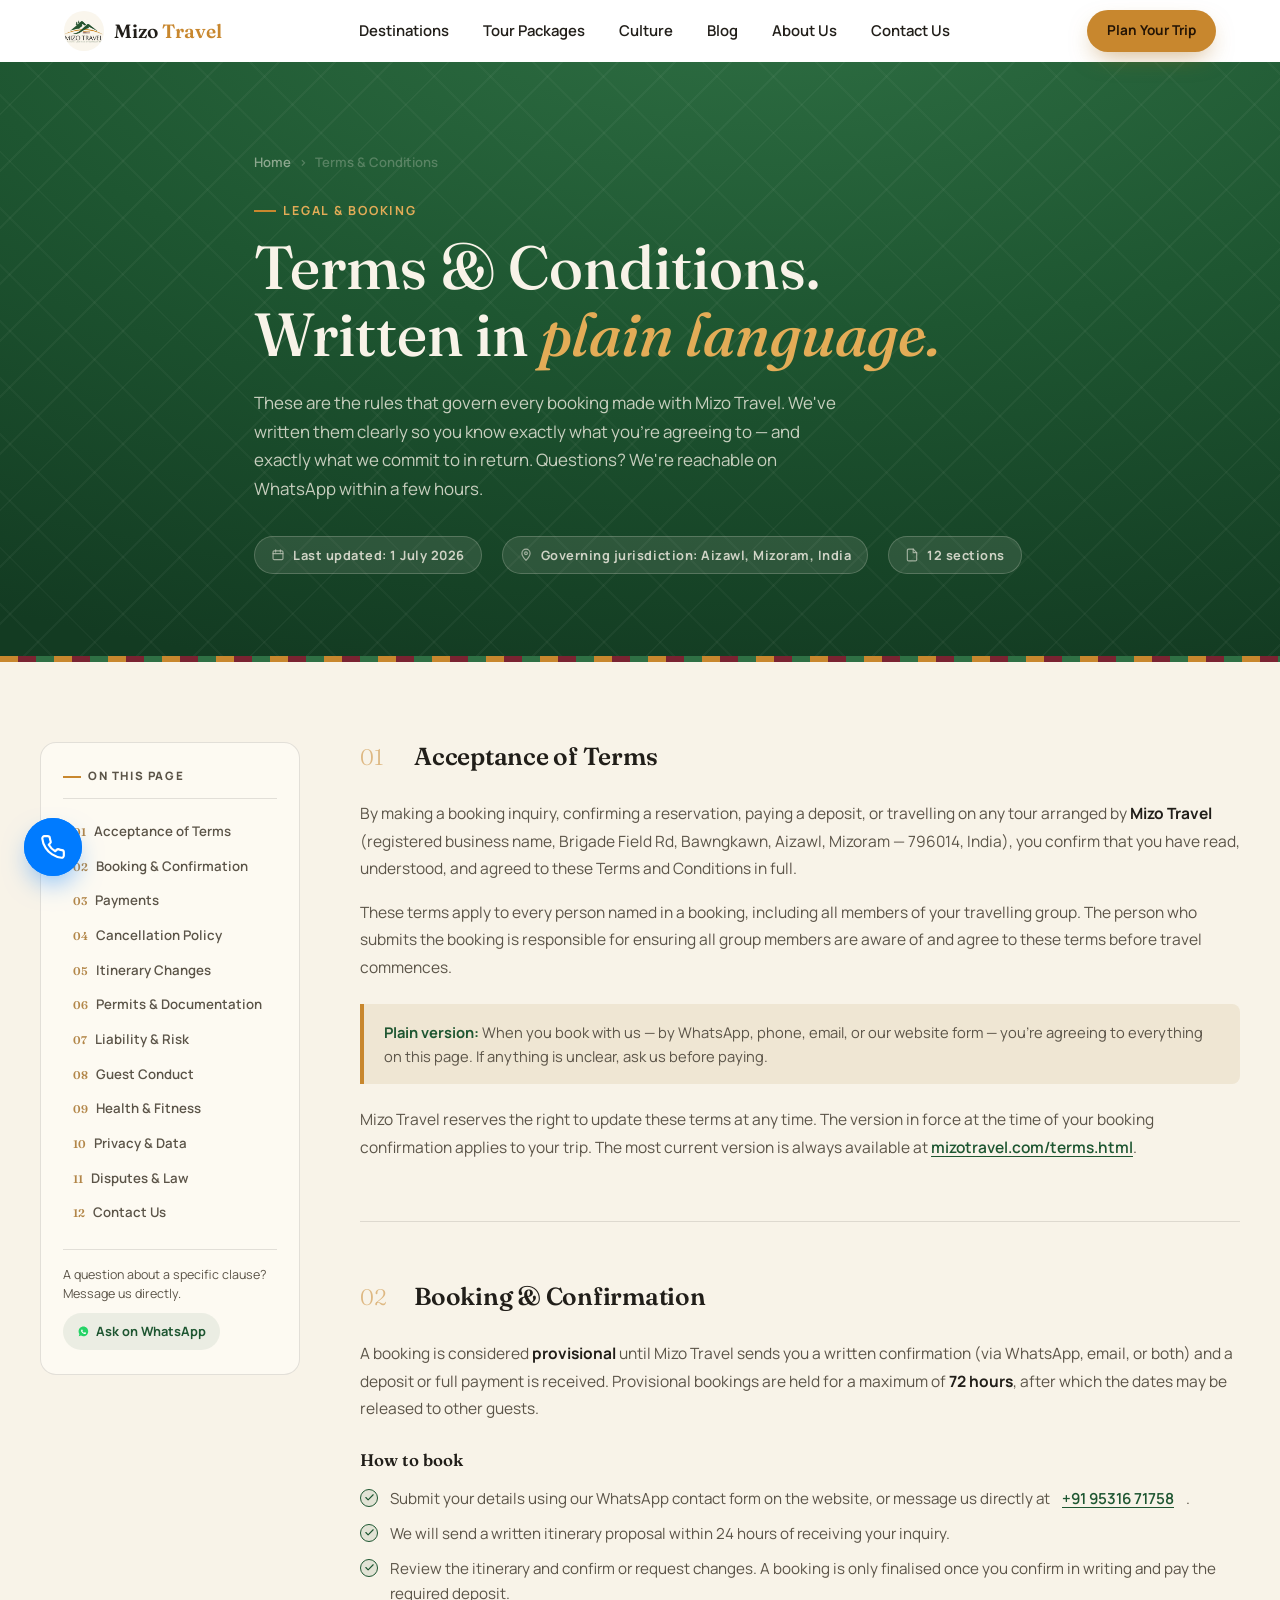
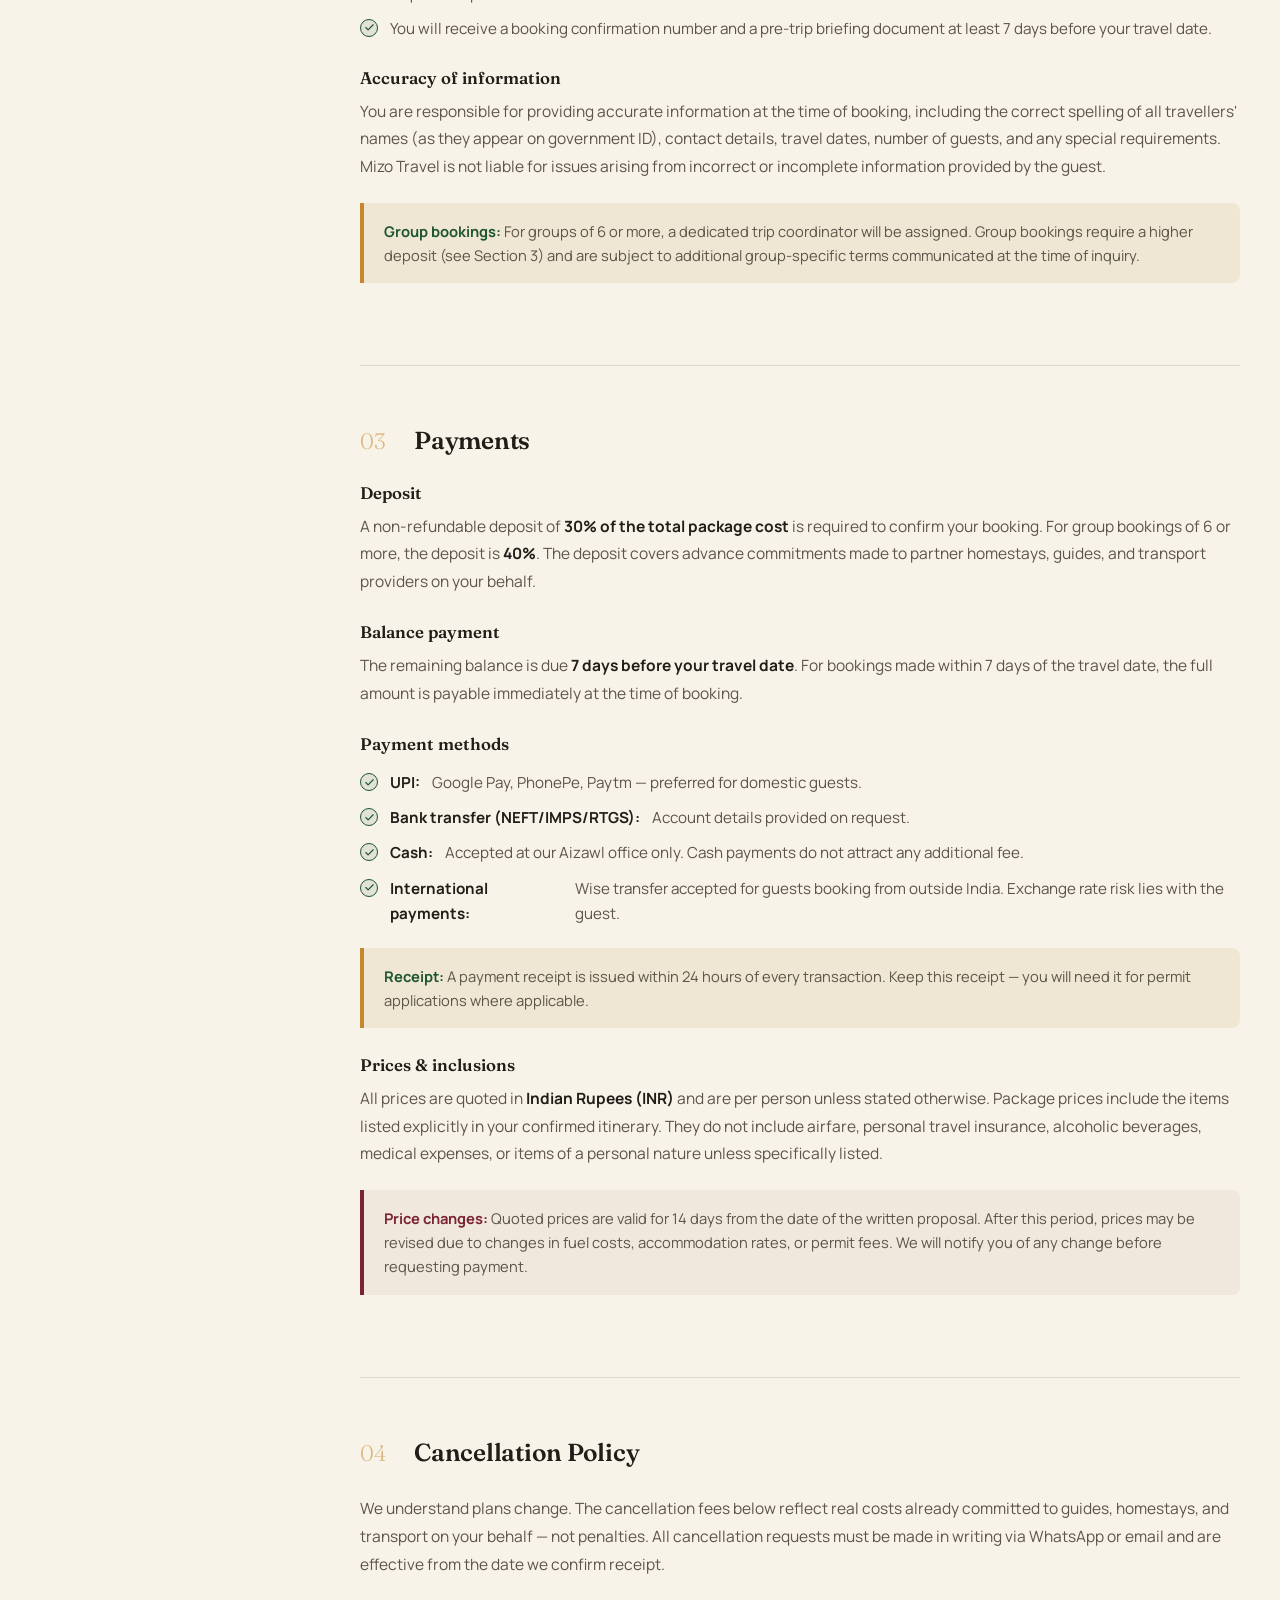
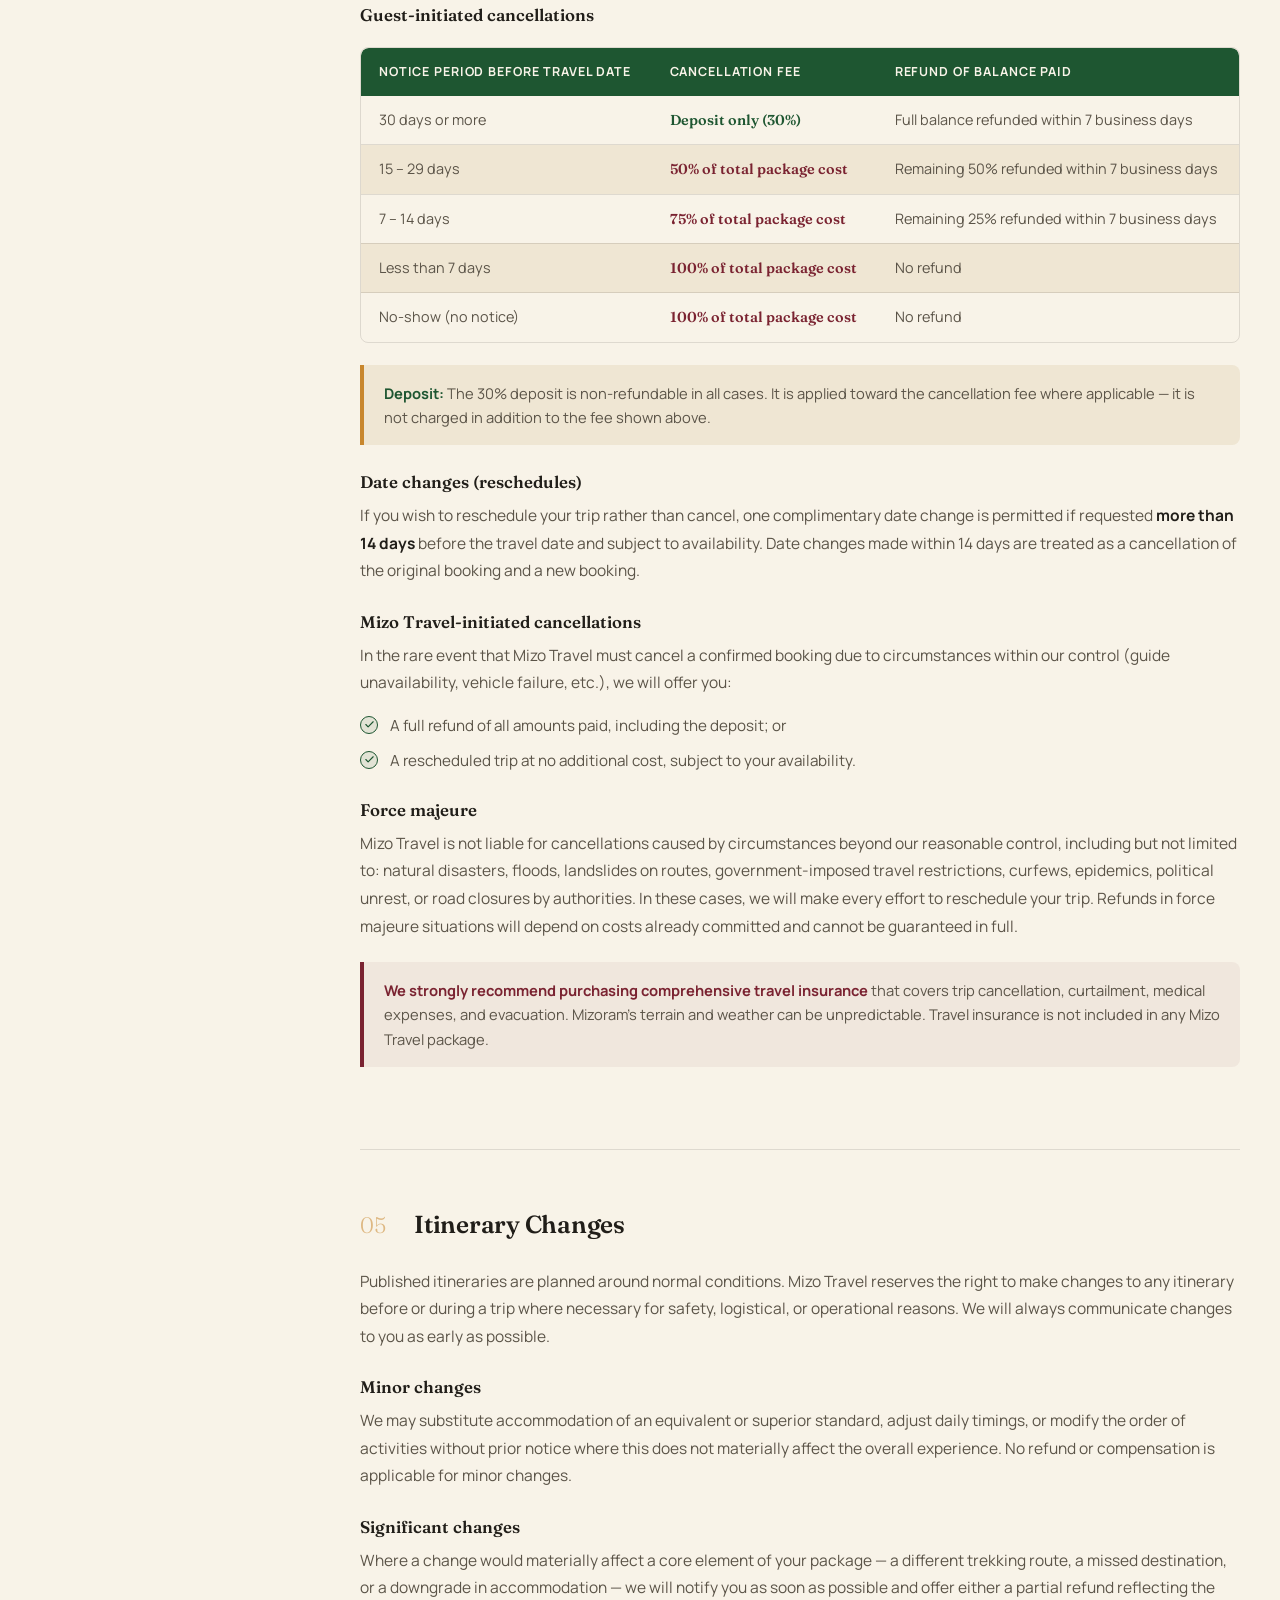
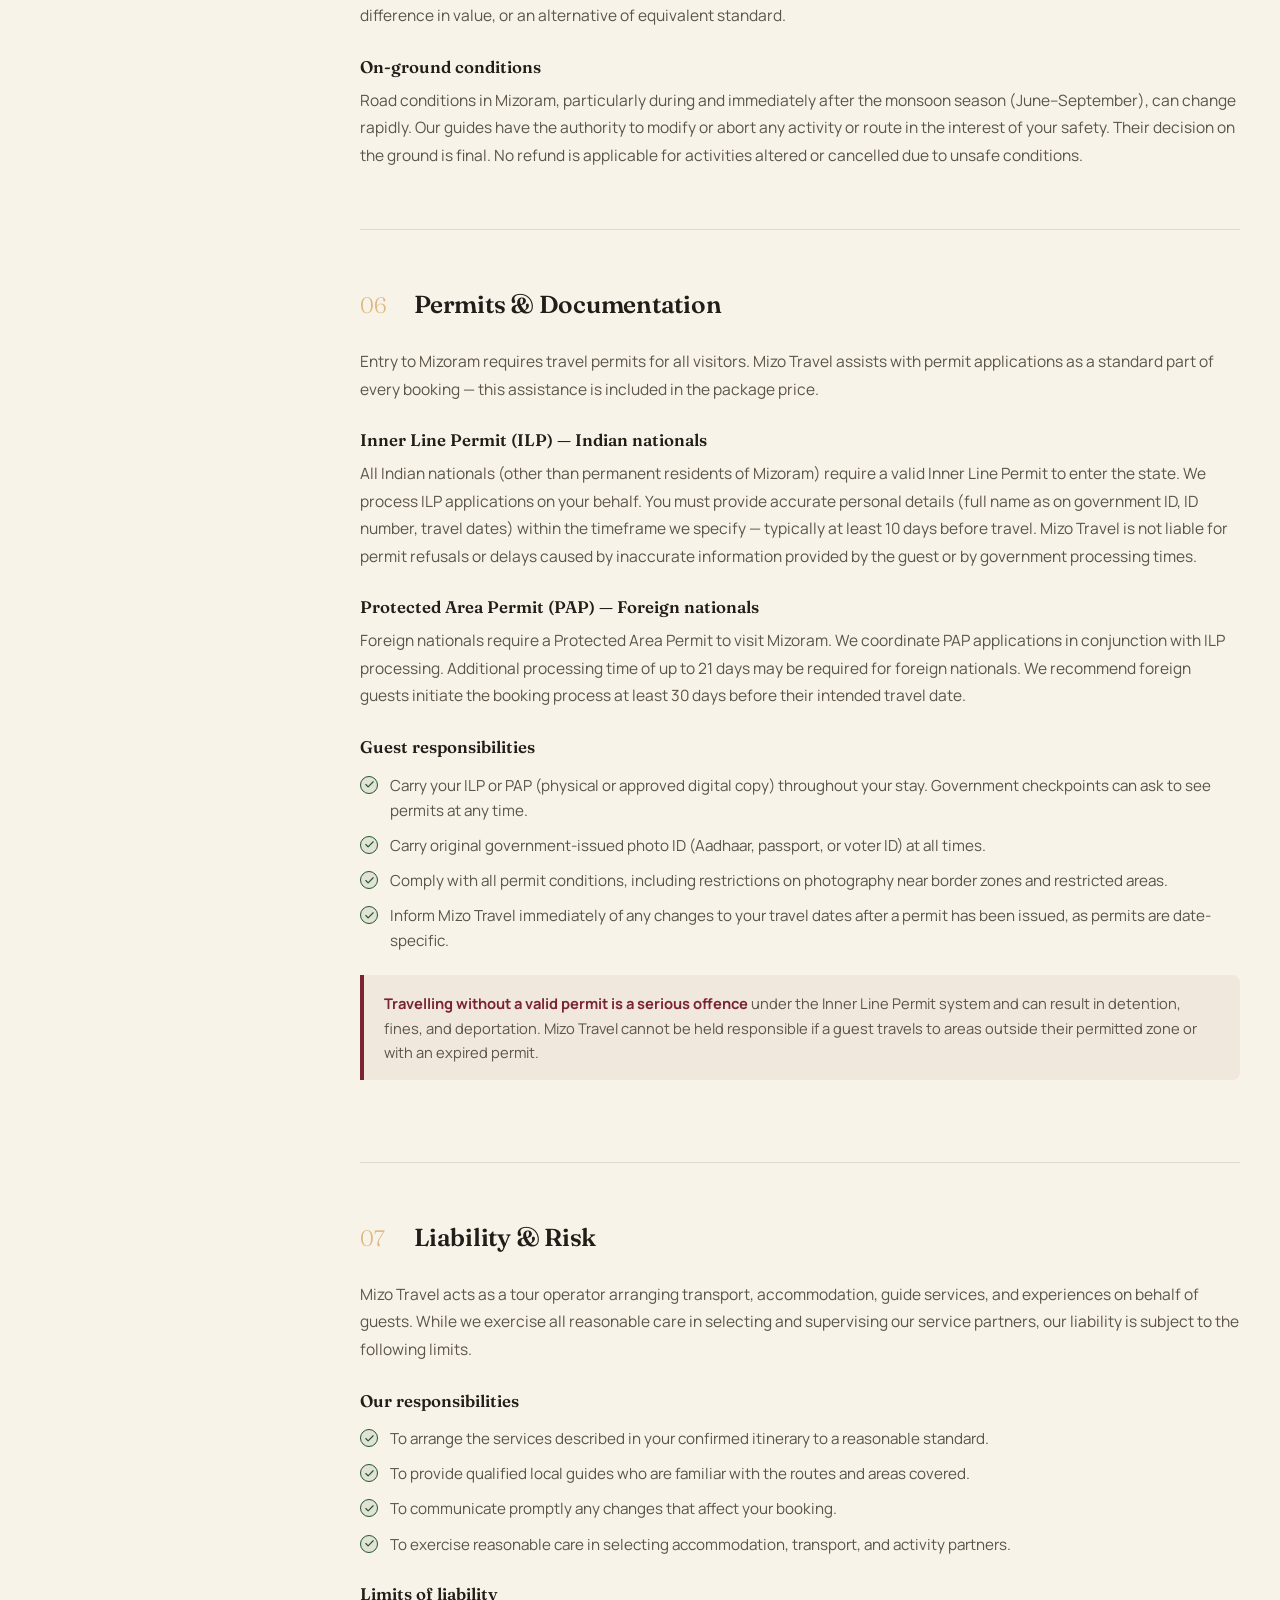
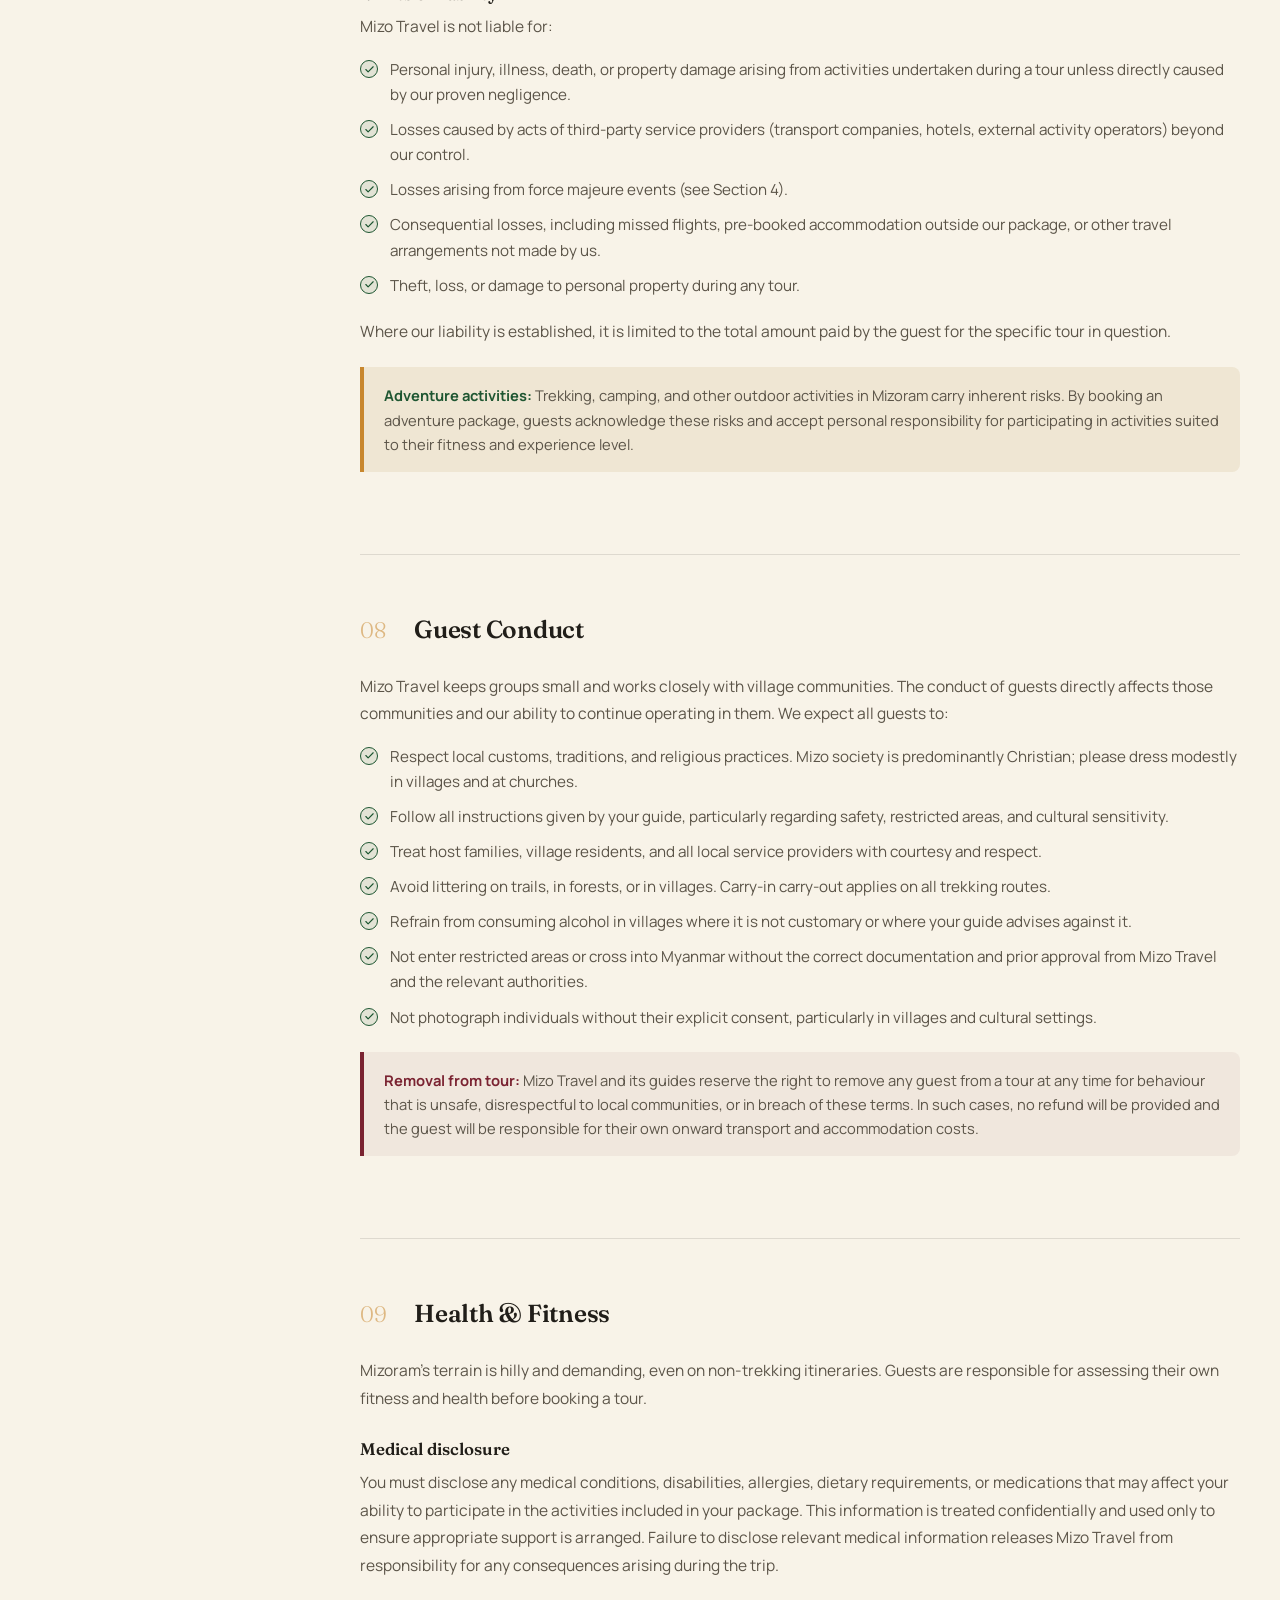
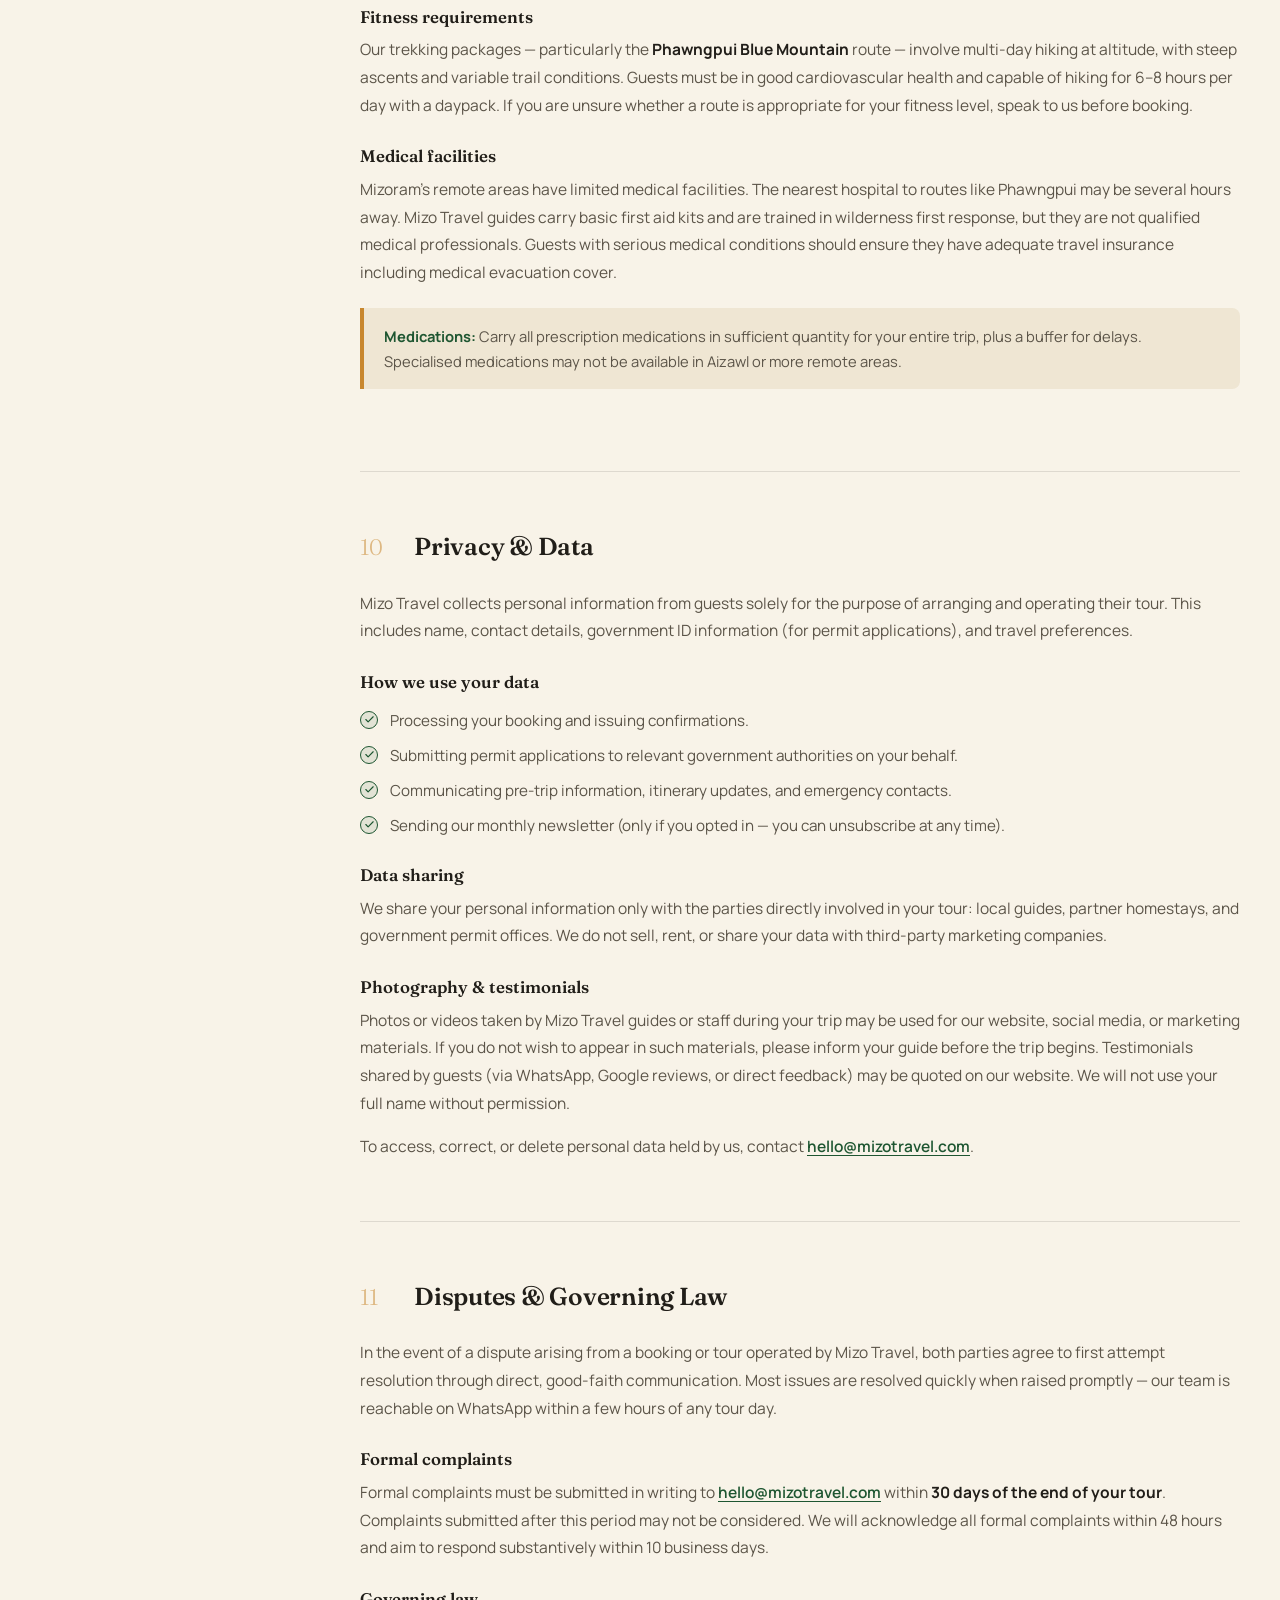
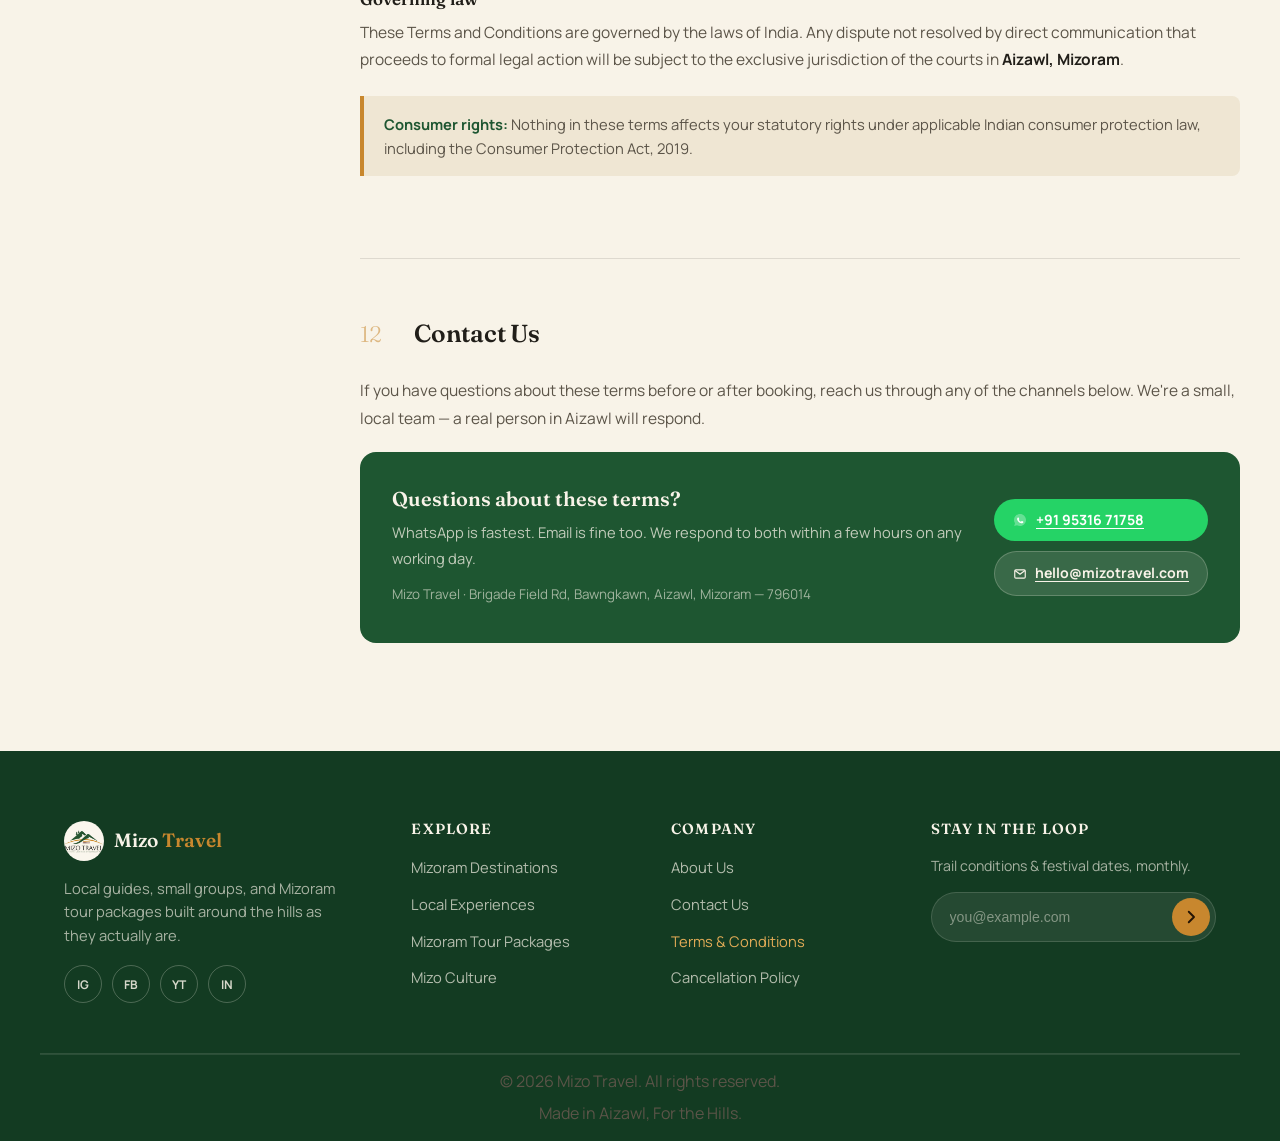
<file: terms.html>
<!DOCTYPE html>
<html lang="en">
<head>
<!-- Google tag (gtag.js) -->
<script async src="https://www.googletagmanager.com/gtag/js?id=G-KSMQ0RGHCL"></script>
<script>
  window.dataLayer = window.dataLayer || [];
  function gtag(){dataLayer.push(arguments);}
  gtag('js', new Date());
  gtag('config', 'G-KSMQ0RGHCL');
  gtag('config', 'AW-10781206606');
</script>

<meta charset="UTF-8">
<meta name="viewport" content="width=device-width, initial-scale=1.0">
<title>Terms & Conditions | Mizo Travel — Mizoram Tour Packages</title>
<meta name="description" content="Read the Terms and Conditions for booking Mizoram tour packages with Mizo Travel. Covers bookings, payments, cancellations, ILP permits, liability, and guest responsibilities.">
<meta name="keywords" content="Mizo Travel terms and conditions, Mizoram tour booking terms, travel agency terms India, Mizo Travel cancellation policy, Mizoram tour package terms">
<meta name="robots" content="index, follow">
<meta name="author" content="Mizo Travel">
<link rel="canonical" href="https://www.mizotravel.com/terms.html">
<meta name="theme-color" content="#1E5631">

<!-- Open Graph -->
<meta property="og:type" content="website">
<meta property="og:title" content="Terms & Conditions | Mizo Travel">
<meta property="og:description" content="Terms and conditions for booking Mizoram tour packages with Mizo Travel — covering bookings, cancellations, permits, and guest responsibilities.">
<meta property="og:image" content="https://www.mizotravel.com/assets/logo.jpg">
<meta property="og:url" content="https://www.mizotravel.com/terms.html">
<meta property="og:locale" content="en_IN">

<!-- Twitter -->
<meta name="twitter:card" content="summary_large_image">
<meta name="twitter:title" content="Terms & Conditions | Mizo Travel">
<meta name="twitter:description" content="Terms and conditions for booking Mizoram tour packages with Mizo Travel.">
<meta name="twitter:image" content="https://www.mizotravel.com/assets/logo.jpg">

<link rel="icon" type="image/jpeg" href="assets/logo.jpg">
<link rel="apple-touch-icon" href="assets/logo.jpg">

<link rel="preconnect" href="https://fonts.googleapis.com">
<link rel="preconnect" href="https://fonts.gstatic.com" crossorigin>
<link href="https://fonts.googleapis.com/css2?family=Fraunces:ital,opsz,wght@0,9..144,300;0,9..144,500;0,9..144,600;1,9..144,500&family=Manrope:wght@400;500;600;700;800&display=swap" rel="stylesheet">

<link rel="stylesheet" href="css/style.css">

<!-- Structured Data -->
<script type="application/ld+json">
{
  "@context": "https://schema.org",
  "@type": "BreadcrumbList",
  "itemListElement": [
    {
      "@type": "ListItem",
      "position": 1,
      "name": "Home",
      "item": "https://www.mizotravel.com/"
    },
    {
      "@type": "ListItem",
      "position": 2,
      "name": "Terms & Conditions",
      "item": "https://www.mizotravel.com/terms.html"
    }
  ]
}
</script>
<script type="application/ld+json">
{
  "@context": "https://schema.org",
  "@type": "WebPage",
  "name": "Terms & Conditions — Mizo Travel",
  "description": "Terms and conditions for booking Mizoram tour packages with Mizo Travel, covering payments, cancellations, permits, liability, and guest responsibilities.",
  "url": "https://www.mizotravel.com/terms.html",
  "dateModified": "2025-06-01",
  "publisher": {
    "@type": "TravelAgency",
    "name": "Mizo Travel",
    "url": "https://www.mizotravel.com/",
    "address": {
      "@type": "PostalAddress",
      "streetAddress": "Brigade Field Rd, Bawngkawn",
      "addressLocality": "Aizawl",
      "addressRegion": "Mizoram",
      "postalCode": "796014",
      "addressCountry": "IN"
    }
  }
}
</script>

</head>
<body>

<!-- Reading progress bar -->
<div class="terms-progress" id="terms-progress" role="progressbar" aria-valuenow="0" aria-valuemin="0" aria-valuemax="100" aria-label="Page reading progress"></div>

<a class="skip-link" href="#main">Skip to content</a>

<noscript><iframe src="https://www.googletagmanager.com/ns.html?id=GTM-K9ZQRDRN"
height="0" width="0" style="display:none;visibility:hidden"></iframe></noscript>

<!-- ============ ICON SPRITE ============ -->
<svg style="display:none" aria-hidden="true">
  <symbol id="ic-menu" viewBox="0 0 24 24"><path d="M3 6h18M3 12h18M3 18h18" stroke="currentColor" stroke-width="1.8" stroke-linecap="round"/></symbol>
  <symbol id="ic-close" viewBox="0 0 24 24"><path d="M5 5l14 14M19 5L5 19" stroke="currentColor" stroke-width="1.8" stroke-linecap="round"/></symbol>
  <symbol id="ic-chev-r" viewBox="0 0 24 24"><path d="M9 5l7 7-7 7" stroke="currentColor" stroke-width="1.8" fill="none" stroke-linecap="round" stroke-linejoin="round"/></symbol>
  <symbol id="ic-arrow-up" viewBox="0 0 24 24"><path d="M12 19V5M5 12l7-7 7 7" stroke="currentColor" stroke-width="1.8" fill="none" stroke-linecap="round" stroke-linejoin="round"/></symbol>
  <symbol id="ic-mail" viewBox="0 0 24 24"><rect x="3" y="5" width="18" height="14" rx="2" stroke="currentColor" stroke-width="1.6" fill="none"/><path d="M4 6.5l8 6 8-6" stroke="currentColor" stroke-width="1.6" fill="none" stroke-linecap="round"/></symbol>
  <symbol id="ic-phone" viewBox="0 0 24 24"><path d="M6 3h3l1.5 4-2 1.5a12 12 0 0 0 6 6L16 12.5l4 1.5v3c0 1.1-.9 2-2 2C10 19 5 14 5 7c0-1.1.9-2 1-2z" stroke="currentColor" stroke-width="1.5" fill="none" stroke-linejoin="round"/></symbol>
  <symbol id="ic-pin" viewBox="0 0 24 24"><path d="M12 21s7-6.6 7-12a7 7 0 1 0-14 0c0 5.4 7 12 7 12z" stroke="currentColor" stroke-width="1.6" fill="none" stroke-linejoin="round"/><circle cx="12" cy="9" r="2.4" stroke="currentColor" stroke-width="1.4" fill="none"/></symbol>
  <symbol id="ic-calendar" viewBox="0 0 24 24"><rect x="3.5" y="5" width="17" height="15" rx="2" stroke="currentColor" stroke-width="1.6" fill="none"/><path d="M3.5 9.5h17M8 3v4M16 3v4" stroke="currentColor" stroke-width="1.6" stroke-linecap="round"/></symbol>
  <symbol id="ic-file-text" viewBox="0 0 24 24"><path d="M14 2H6a2 2 0 0 0-2 2v16a2 2 0 0 0 2 2h12a2 2 0 0 0 2-2V8z" stroke="currentColor" stroke-width="1.8" stroke-linecap="round" stroke-linejoin="round" fill="none"/><path d="M14 2v6h6M16 13H8M16 17H8M10 9H8" stroke="currentColor" stroke-width="1.8" stroke-linecap="round"/></symbol>
  <symbol id="ic-whatsapp" viewBox="0 0 32 32">
    <path d="M16 4C9.4 4 4 9.4 4 16c0 2.4.7 4.7 2 6.6L4.4 28l5.6-1.5c1.8 1 3.8 1.5 6 1.5 6.6 0 12-5.4 12-12S22.6 4 16 4z" fill="#25D366"/>
    <path d="M22.4 19c-.3-.2-2-1-2.3-1.1-.3-.1-.5-.2-.8.2-.2.3-.9 1.1-1.1 1.3-.2.2-.4.2-.7.1-1.7-.8-2.8-1.5-3.9-3.3-.3-.5.3-.5.8-1.6.1-.2.1-.4 0-.6-.1-.2-.7-1.7-1-2.3-.2-.6-.5-.5-.7-.5h-.6c-.2 0-.5.1-.8.4-.3.3-1.1 1.1-1.1 2.6 0 1.5 1.1 3 1.3 3.2.2.2 2.1 3.3 5.2 4.5 2.6 1 3.1.8 3.7.7.6-.1 1.8-.7 2.1-1.4.3-.7.3-1.3.2-1.4z" fill="#fff"/>
  </symbol>
</svg>

<!-- ============ HEADER ============ -->
<header class="site-header" id="site-header">
  <div class="header-inner wrap">
    <a href="index.html" class="brand" aria-label="Mizo Travel — Home">
      <img src="assets/logo.jpg" alt="Mizo Travel logo — Mizoram Tour Packages" width="44" height="44">
      <span class="brand-text">Mizo<em> Travel</em></span>
    </a>

    <nav class="main-nav" id="main-nav" aria-label="Primary">
      <ul>
        <li><a href="index.html#destinations">Destinations</a></li>
        <li><a href="index.html#packages">Tour Packages</a></li>
        <li><a href="index.html#culture">Culture</a></li>
        <li><a href="index.html#blog">Blog</a></li>
        <li><a href="about.html">About Us</a></li>
        <li><a href="index.html#contact">Contact Us</a></li>
      </ul>
    </nav>

    <div class="header-actions">
      <a href="index.html#contact" class="btn btn-gold btn-sm">Plan Your Trip</a>
      <button class="nav-toggle" id="nav-toggle" aria-label="Open menu" aria-expanded="false" aria-controls="mobile-nav">
        <svg class="icon"><use href="#ic-menu"/></svg>
      </button>
    </div>
  </div>
</header>

<!-- Mobile nav drawer -->
<div class="mobile-nav" id="mobile-nav">
  <div class="mobile-nav-head">
    <span class="brand-text">Mizo<em> Travel</em></span>
    <button class="nav-toggle" id="nav-close" aria-label="Close menu">
      <svg class="icon"><use href="#ic-close"/></svg>
    </button>
  </div>
  <ul>
    <li><a href="index.html#destinations">Destinations</a></li>
    <li><a href="index.html#packages">Tour Packages</a></li>
    <li><a href="index.html#culture">Culture</a></li>
    <li><a href="index.html#blog">Blog</a></li>
    <li><a href="about.html">About Us</a></li>
    <li><a href="index.html#contact">Contact Us</a></li>
  </ul>
</div>
<div class="mobile-nav-backdrop" id="mobile-backdrop"></div>

<!-- ============ MAIN ============ -->
<main id="main">

  <!-- ============ HERO ============ -->
  <section class="terms-hero" aria-label="Terms and Conditions">
    <div class="wrap terms-hero-inner">
      <nav class="breadcrumb" aria-label="Breadcrumb">
        <a href="index.html">Home</a>
        <span aria-hidden="true">›</span>
        <span aria-current="page">Terms &amp; Conditions</span>
      </nav>
      <p class="eyebrow" style="color:var(--gold-light);">Legal &amp; Booking</p>
      <h1>Terms &amp; Conditions.<br>Written in <em>plain language.</em></h1>
      <p class="terms-hero-sub">These are the rules that govern every booking made with Mizo Travel. We've written them clearly so you know exactly what you're agreeing to — and exactly what we commit to in return. Questions? We're reachable on WhatsApp within a few hours.</p>
      <div class="terms-meta">
        <span class="terms-meta-pill">
          <svg viewBox="0 0 24 24" fill="none" stroke="currentColor" stroke-width="2" stroke-linecap="round" aria-hidden="true"><rect x="3.5" y="5" width="17" height="15" rx="2"/><path d="M3.5 9.5h17M8 3v4M16 3v4"/></svg>
          Last updated: 1 July 2026
        </span>
        <span class="terms-meta-pill">
          <svg viewBox="0 0 24 24" fill="none" stroke="currentColor" stroke-width="2" stroke-linecap="round" aria-hidden="true"><path d="M12 21s7-6.6 7-12a7 7 0 1 0-14 0c0 5.4 7 12 7 12z"/><circle cx="12" cy="9" r="2.4"/></svg>
          Governing jurisdiction: Aizawl, Mizoram, India
        </span>
        <span class="terms-meta-pill">
          <svg viewBox="0 0 24 24" fill="none" stroke="currentColor" stroke-width="2" stroke-linecap="round" aria-hidden="true"><path d="M14 2H6a2 2 0 0 0-2 2v16a2 2 0 0 0 2 2h12a2 2 0 0 0 2-2V8z"/><path d="M14 2v6h6"/></svg>
          12 sections
        </span>
      </div>
    </div>
  </section>

  <!-- ============ TERMS BODY ============ -->
  <div class="wrap terms-layout">

    <!-- Sticky TOC sidebar -->
    <aside class="terms-toc" aria-label="Table of contents">
      <p class="terms-toc-title">On this page</p>
      <ol>
        <li><a href="#acceptance" class="toc-link">Acceptance of Terms</a></li>
        <li><a href="#booking"    class="toc-link">Booking & Confirmation</a></li>
        <li><a href="#payment"   class="toc-link">Payments</a></li>
        <li><a href="#cancellation" class="toc-link">Cancellation Policy</a></li>
        <li><a href="#changes"   class="toc-link">Itinerary Changes</a></li>
        <li><a href="#permits"   class="toc-link">Permits & Documentation</a></li>
        <li><a href="#liability" class="toc-link">Liability & Risk</a></li>
        <li><a href="#conduct"   class="toc-link">Guest Conduct</a></li>
        <li><a href="#health"    class="toc-link">Health & Fitness</a></li>
        <li><a href="#privacy"   class="toc-link">Privacy & Data</a></li>
        <li><a href="#disputes"  class="toc-link">Disputes & Law</a></li>
        <li><a href="#contact-terms" class="toc-link">Contact Us</a></li>
      </ol>
      <div class="terms-toc-contact">
        <p>A question about a specific clause? Message us directly.</p>
        <a href="https://wa.me/919531671758" target="_blank" rel="noopener noreferrer">
          <svg class="icon icon-sm" aria-hidden="true"><use href="#ic-whatsapp"/></svg>
          Ask on WhatsApp
        </a>
      </div>
    </aside>

    <!-- Content -->
    <article class="terms-content" id="terms-content">

      <!-- 1. Acceptance -->
      <section class="terms-section" id="acceptance" aria-labelledby="h-acceptance">
        <div class="terms-section-head">
          <span class="terms-section-num" aria-hidden="true">01</span>
          <h2 id="h-acceptance">Acceptance of Terms</h2>
        </div>
        <p>By making a booking inquiry, confirming a reservation, paying a deposit, or travelling on any tour arranged by <strong>Mizo Travel</strong> (registered business name, Brigade Field Rd, Bawngkawn, Aizawl, Mizoram — 796014, India), you confirm that you have read, understood, and agreed to these Terms and Conditions in full.</p>
        <p>These terms apply to every person named in a booking, including all members of your travelling group. The person who submits the booking is responsible for ensuring all group members are aware of and agree to these terms before travel commences.</p>
        <div class="terms-note">
          <p><strong>Plain version:</strong> When you book with us — by WhatsApp, phone, email, or our website form — you're agreeing to everything on this page. If anything is unclear, ask us before paying.</p>
        </div>
        <p>Mizo Travel reserves the right to update these terms at any time. The version in force at the time of your booking confirmation applies to your trip. The most current version is always available at <a href="https://www.mizotravel.com/terms.html">mizotravel.com/terms.html</a>.</p>
      </section>

      <!-- 2. Booking -->
      <section class="terms-section" id="booking" aria-labelledby="h-booking">
        <div class="terms-section-head">
          <span class="terms-section-num" aria-hidden="true">02</span>
          <h2 id="h-booking">Booking &amp; Confirmation</h2>
        </div>
        <p>A booking is considered <strong>provisional</strong> until Mizo Travel sends you a written confirmation (via WhatsApp, email, or both) and a deposit or full payment is received. Provisional bookings are held for a maximum of <strong>72 hours</strong>, after which the dates may be released to other guests.</p>

        <h3 class="terms-sub">How to book</h3>
        <ul class="terms-list">
          <li>Submit your details using our WhatsApp contact form on the website, or message us directly at <a href="https://wa.me/919531671758" target="_blank" rel="noopener noreferrer">+91 95316 71758</a>.</li>
          <li>We will send a written itinerary proposal within 24 hours of receiving your inquiry.</li>
          <li>Review the itinerary and confirm or request changes. A booking is only finalised once you confirm in writing and pay the required deposit.</li>
          <li>You will receive a booking confirmation number and a pre-trip briefing document at least 7 days before your travel date.</li>
        </ul>

        <h3 class="terms-sub">Accuracy of information</h3>
        <p>You are responsible for providing accurate information at the time of booking, including the correct spelling of all travellers' names (as they appear on government ID), contact details, travel dates, number of guests, and any special requirements. Mizo Travel is not liable for issues arising from incorrect or incomplete information provided by the guest.</p>

        <div class="terms-note">
          <p><strong>Group bookings:</strong> For groups of 6 or more, a dedicated trip coordinator will be assigned. Group bookings require a higher deposit (see Section 3) and are subject to additional group-specific terms communicated at the time of inquiry.</p>
        </div>
      </section>

      <!-- 3. Payment -->
      <section class="terms-section" id="payment" aria-labelledby="h-payment">
        <div class="terms-section-head">
          <span class="terms-section-num" aria-hidden="true">03</span>
          <h2 id="h-payment">Payments</h2>
        </div>

        <h3 class="terms-sub">Deposit</h3>
        <p>A non-refundable deposit of <strong>30% of the total package cost</strong> is required to confirm your booking. For group bookings of 6 or more, the deposit is <strong>40%</strong>. The deposit covers advance commitments made to partner homestays, guides, and transport providers on your behalf.</p>

        <h3 class="terms-sub">Balance payment</h3>
        <p>The remaining balance is due <strong>7 days before your travel date</strong>. For bookings made within 7 days of the travel date, the full amount is payable immediately at the time of booking.</p>

        <h3 class="terms-sub">Payment methods</h3>
        <ul class="terms-list">
          <li><strong>UPI:</strong> Google Pay, PhonePe, Paytm — preferred for domestic guests.</li>
          <li><strong>Bank transfer (NEFT/IMPS/RTGS):</strong> Account details provided on request.</li>
          <li><strong>Cash:</strong> Accepted at our Aizawl office only. Cash payments do not attract any additional fee.</li>
          <li><strong>International payments:</strong> Wise transfer accepted for guests booking from outside India. Exchange rate risk lies with the guest.</li>
        </ul>

        <div class="terms-note">
          <p><strong>Receipt:</strong> A payment receipt is issued within 24 hours of every transaction. Keep this receipt — you will need it for permit applications where applicable.</p>
        </div>

        <h3 class="terms-sub">Prices &amp; inclusions</h3>
        <p>All prices are quoted in <strong>Indian Rupees (INR)</strong> and are per person unless stated otherwise. Package prices include the items listed explicitly in your confirmed itinerary. They do not include airfare, personal travel insurance, alcoholic beverages, medical expenses, or items of a personal nature unless specifically listed.</p>

        <div class="terms-warn">
          <p><strong>Price changes:</strong> Quoted prices are valid for 14 days from the date of the written proposal. After this period, prices may be revised due to changes in fuel costs, accommodation rates, or permit fees. We will notify you of any change before requesting payment.</p>
        </div>
      </section>

      <!-- 4. Cancellation -->
      <section class="terms-section" id="cancellation" aria-labelledby="h-cancellation">
        <div class="terms-section-head">
          <span class="terms-section-num" aria-hidden="true">04</span>
          <h2 id="h-cancellation">Cancellation Policy</h2>
        </div>
        <p>We understand plans change. The cancellation fees below reflect real costs already committed to guides, homestays, and transport on your behalf — not penalties. All cancellation requests must be made in writing via WhatsApp or email and are effective from the date we confirm receipt.</p>

        <h3 class="terms-sub">Guest-initiated cancellations</h3>
        <div class="terms-table-wrap">
          <table class="terms-table">
            <thead>
              <tr>
                <th>Notice period before travel date</th>
                <th>Cancellation fee</th>
                <th>Refund of balance paid</th>
              </tr>
            </thead>
            <tbody>
              <tr>
                <td>30 days or more</td>
                <td class="td-free">Deposit only (30%)</td>
                <td>Full balance refunded within 7 business days</td>
              </tr>
              <tr>
                <td>15 – 29 days</td>
                <td class="td-fee">50% of total package cost</td>
                <td>Remaining 50% refunded within 7 business days</td>
              </tr>
              <tr>
                <td>7 – 14 days</td>
                <td class="td-fee">75% of total package cost</td>
                <td>Remaining 25% refunded within 7 business days</td>
              </tr>
              <tr>
                <td>Less than 7 days</td>
                <td class="td-fee">100% of total package cost</td>
                <td>No refund</td>
              </tr>
              <tr>
                <td>No-show (no notice)</td>
                <td class="td-fee">100% of total package cost</td>
                <td>No refund</td>
              </tr>
            </tbody>
          </table>
        </div>

        <div class="terms-note">
          <p><strong>Deposit:</strong> The 30% deposit is non-refundable in all cases. It is applied toward the cancellation fee where applicable — it is not charged in addition to the fee shown above.</p>
        </div>

        <h3 class="terms-sub">Date changes (reschedules)</h3>
        <p>If you wish to reschedule your trip rather than cancel, one complimentary date change is permitted if requested <strong>more than 14 days</strong> before the travel date and subject to availability. Date changes made within 14 days are treated as a cancellation of the original booking and a new booking.</p>

        <h3 class="terms-sub">Mizo Travel-initiated cancellations</h3>
        <p>In the rare event that Mizo Travel must cancel a confirmed booking due to circumstances within our control (guide unavailability, vehicle failure, etc.), we will offer you:</p>
        <ul class="terms-list">
          <li>A full refund of all amounts paid, including the deposit; or</li>
          <li>A rescheduled trip at no additional cost, subject to your availability.</li>
        </ul>

        <h3 class="terms-sub">Force majeure</h3>
        <p>Mizo Travel is not liable for cancellations caused by circumstances beyond our reasonable control, including but not limited to: natural disasters, floods, landslides on routes, government-imposed travel restrictions, curfews, epidemics, political unrest, or road closures by authorities. In these cases, we will make every effort to reschedule your trip. Refunds in force majeure situations will depend on costs already committed and cannot be guaranteed in full.</p>

        <div class="terms-warn">
          <p><strong>We strongly recommend purchasing comprehensive travel insurance</strong> that covers trip cancellation, curtailment, medical expenses, and evacuation. Mizoram's terrain and weather can be unpredictable. Travel insurance is not included in any Mizo Travel package.</p>
        </div>
      </section>

      <!-- 5. Itinerary Changes -->
      <section class="terms-section" id="changes" aria-labelledby="h-changes">
        <div class="terms-section-head">
          <span class="terms-section-num" aria-hidden="true">05</span>
          <h2 id="h-changes">Itinerary Changes</h2>
        </div>
        <p>Published itineraries are planned around normal conditions. Mizo Travel reserves the right to make changes to any itinerary before or during a trip where necessary for safety, logistical, or operational reasons. We will always communicate changes to you as early as possible.</p>

        <h3 class="terms-sub">Minor changes</h3>
        <p>We may substitute accommodation of an equivalent or superior standard, adjust daily timings, or modify the order of activities without prior notice where this does not materially affect the overall experience. No refund or compensation is applicable for minor changes.</p>

        <h3 class="terms-sub">Significant changes</h3>
        <p>Where a change would materially affect a core element of your package — a different trekking route, a missed destination, or a downgrade in accommodation — we will notify you as soon as possible and offer either a partial refund reflecting the difference in value, or an alternative of equivalent standard.</p>

        <h3 class="terms-sub">On-ground conditions</h3>
        <p>Road conditions in Mizoram, particularly during and immediately after the monsoon season (June–September), can change rapidly. Our guides have the authority to modify or abort any activity or route in the interest of your safety. Their decision on the ground is final. No refund is applicable for activities altered or cancelled due to unsafe conditions.</p>
      </section>

      <!-- 6. Permits -->
      <section class="terms-section" id="permits" aria-labelledby="h-permits">
        <div class="terms-section-head">
          <span class="terms-section-num" aria-hidden="true">06</span>
          <h2 id="h-permits">Permits &amp; Documentation</h2>
        </div>
        <p>Entry to Mizoram requires travel permits for all visitors. Mizo Travel assists with permit applications as a standard part of every booking — this assistance is included in the package price.</p>

        <h3 class="terms-sub">Inner Line Permit (ILP) — Indian nationals</h3>
        <p>All Indian nationals (other than permanent residents of Mizoram) require a valid Inner Line Permit to enter the state. We process ILP applications on your behalf. You must provide accurate personal details (full name as on government ID, ID number, travel dates) within the timeframe we specify — typically at least 10 days before travel. Mizo Travel is not liable for permit refusals or delays caused by inaccurate information provided by the guest or by government processing times.</p>

        <h3 class="terms-sub">Protected Area Permit (PAP) — Foreign nationals</h3>
        <p>Foreign nationals require a Protected Area Permit to visit Mizoram. We coordinate PAP applications in conjunction with ILP processing. Additional processing time of up to 21 days may be required for foreign nationals. We recommend foreign guests initiate the booking process at least 30 days before their intended travel date.</p>

        <h3 class="terms-sub">Guest responsibilities</h3>
        <ul class="terms-list">
          <li>Carry your ILP or PAP (physical or approved digital copy) throughout your stay. Government checkpoints can ask to see permits at any time.</li>
          <li>Carry original government-issued photo ID (Aadhaar, passport, or voter ID) at all times.</li>
          <li>Comply with all permit conditions, including restrictions on photography near border zones and restricted areas.</li>
          <li>Inform Mizo Travel immediately of any changes to your travel dates after a permit has been issued, as permits are date-specific.</li>
        </ul>

        <div class="terms-warn">
          <p><strong>Travelling without a valid permit is a serious offence</strong> under the Inner Line Permit system and can result in detention, fines, and deportation. Mizo Travel cannot be held responsible if a guest travels to areas outside their permitted zone or with an expired permit.</p>
        </div>
      </section>

      <!-- 7. Liability -->
      <section class="terms-section" id="liability" aria-labelledby="h-liability">
        <div class="terms-section-head">
          <span class="terms-section-num" aria-hidden="true">07</span>
          <h2 id="h-liability">Liability &amp; Risk</h2>
        </div>
        <p>Mizo Travel acts as a tour operator arranging transport, accommodation, guide services, and experiences on behalf of guests. While we exercise all reasonable care in selecting and supervising our service partners, our liability is subject to the following limits.</p>

        <h3 class="terms-sub">Our responsibilities</h3>
        <ul class="terms-list">
          <li>To arrange the services described in your confirmed itinerary to a reasonable standard.</li>
          <li>To provide qualified local guides who are familiar with the routes and areas covered.</li>
          <li>To communicate promptly any changes that affect your booking.</li>
          <li>To exercise reasonable care in selecting accommodation, transport, and activity partners.</li>
        </ul>

        <h3 class="terms-sub">Limits of liability</h3>
        <p>Mizo Travel is not liable for:</p>
        <ul class="terms-list">
          <li>Personal injury, illness, death, or property damage arising from activities undertaken during a tour unless directly caused by our proven negligence.</li>
          <li>Losses caused by acts of third-party service providers (transport companies, hotels, external activity operators) beyond our control.</li>
          <li>Losses arising from force majeure events (see Section 4).</li>
          <li>Consequential losses, including missed flights, pre-booked accommodation outside our package, or other travel arrangements not made by us.</li>
          <li>Theft, loss, or damage to personal property during any tour.</li>
        </ul>

        <p>Where our liability is established, it is limited to the total amount paid by the guest for the specific tour in question.</p>

        <div class="terms-note">
          <p><strong>Adventure activities:</strong> Trekking, camping, and other outdoor activities in Mizoram carry inherent risks. By booking an adventure package, guests acknowledge these risks and accept personal responsibility for participating in activities suited to their fitness and experience level.</p>
        </div>
      </section>

      <!-- 8. Guest Conduct -->
      <section class="terms-section" id="conduct" aria-labelledby="h-conduct">
        <div class="terms-section-head">
          <span class="terms-section-num" aria-hidden="true">08</span>
          <h2 id="h-conduct">Guest Conduct</h2>
        </div>
        <p>Mizo Travel keeps groups small and works closely with village communities. The conduct of guests directly affects those communities and our ability to continue operating in them. We expect all guests to:</p>

        <ul class="terms-list">
          <li>Respect local customs, traditions, and religious practices. Mizo society is predominantly Christian; please dress modestly in villages and at churches.</li>
          <li>Follow all instructions given by your guide, particularly regarding safety, restricted areas, and cultural sensitivity.</li>
          <li>Treat host families, village residents, and all local service providers with courtesy and respect.</li>
          <li>Avoid littering on trails, in forests, or in villages. Carry-in carry-out applies on all trekking routes.</li>
          <li>Refrain from consuming alcohol in villages where it is not customary or where your guide advises against it.</li>
          <li>Not enter restricted areas or cross into Myanmar without the correct documentation and prior approval from Mizo Travel and the relevant authorities.</li>
          <li>Not photograph individuals without their explicit consent, particularly in villages and cultural settings.</li>
        </ul>

        <div class="terms-warn">
          <p><strong>Removal from tour:</strong> Mizo Travel and its guides reserve the right to remove any guest from a tour at any time for behaviour that is unsafe, disrespectful to local communities, or in breach of these terms. In such cases, no refund will be provided and the guest will be responsible for their own onward transport and accommodation costs.</p>
        </div>
      </section>

      <!-- 9. Health & Fitness -->
      <section class="terms-section" id="health" aria-labelledby="h-health">
        <div class="terms-section-head">
          <span class="terms-section-num" aria-hidden="true">09</span>
          <h2 id="h-health">Health &amp; Fitness</h2>
        </div>
        <p>Mizoram's terrain is hilly and demanding, even on non-trekking itineraries. Guests are responsible for assessing their own fitness and health before booking a tour.</p>

        <h3 class="terms-sub">Medical disclosure</h3>
        <p>You must disclose any medical conditions, disabilities, allergies, dietary requirements, or medications that may affect your ability to participate in the activities included in your package. This information is treated confidentially and used only to ensure appropriate support is arranged. Failure to disclose relevant medical information releases Mizo Travel from responsibility for any consequences arising during the trip.</p>

        <h3 class="terms-sub">Fitness requirements</h3>
        <p>Our trekking packages — particularly the <strong>Phawngpui Blue Mountain</strong> route — involve multi-day hiking at altitude, with steep ascents and variable trail conditions. Guests must be in good cardiovascular health and capable of hiking for 6–8 hours per day with a daypack. If you are unsure whether a route is appropriate for your fitness level, speak to us before booking.</p>

        <h3 class="terms-sub">Medical facilities</h3>
        <p>Mizoram's remote areas have limited medical facilities. The nearest hospital to routes like Phawngpui may be several hours away. Mizo Travel guides carry basic first aid kits and are trained in wilderness first response, but they are not qualified medical professionals. Guests with serious medical conditions should ensure they have adequate travel insurance including medical evacuation cover.</p>

        <div class="terms-note">
          <p><strong>Medications:</strong> Carry all prescription medications in sufficient quantity for your entire trip, plus a buffer for delays. Specialised medications may not be available in Aizawl or more remote areas.</p>
        </div>
      </section>

      <!-- 10. Privacy -->
      <section class="terms-section" id="privacy" aria-labelledby="h-privacy">
        <div class="terms-section-head">
          <span class="terms-section-num" aria-hidden="true">10</span>
          <h2 id="h-privacy">Privacy &amp; Data</h2>
        </div>
        <p>Mizo Travel collects personal information from guests solely for the purpose of arranging and operating their tour. This includes name, contact details, government ID information (for permit applications), and travel preferences.</p>

        <h3 class="terms-sub">How we use your data</h3>
        <ul class="terms-list">
          <li>Processing your booking and issuing confirmations.</li>
          <li>Submitting permit applications to relevant government authorities on your behalf.</li>
          <li>Communicating pre-trip information, itinerary updates, and emergency contacts.</li>
          <li>Sending our monthly newsletter (only if you opted in — you can unsubscribe at any time).</li>
        </ul>

        <h3 class="terms-sub">Data sharing</h3>
        <p>We share your personal information only with the parties directly involved in your tour: local guides, partner homestays, and government permit offices. We do not sell, rent, or share your data with third-party marketing companies.</p>

        <h3 class="terms-sub">Photography &amp; testimonials</h3>
        <p>Photos or videos taken by Mizo Travel guides or staff during your trip may be used for our website, social media, or marketing materials. If you do not wish to appear in such materials, please inform your guide before the trip begins. Testimonials shared by guests (via WhatsApp, Google reviews, or direct feedback) may be quoted on our website. We will not use your full name without permission.</p>

        <p>To access, correct, or delete personal data held by us, contact <a href="mailto:hello@mizotravel.com">hello@mizotravel.com</a>.</p>
      </section>

      <!-- 11. Disputes -->
      <section class="terms-section" id="disputes" aria-labelledby="h-disputes">
        <div class="terms-section-head">
          <span class="terms-section-num" aria-hidden="true">11</span>
          <h2 id="h-disputes">Disputes &amp; Governing Law</h2>
        </div>
        <p>In the event of a dispute arising from a booking or tour operated by Mizo Travel, both parties agree to first attempt resolution through direct, good-faith communication. Most issues are resolved quickly when raised promptly — our team is reachable on WhatsApp within a few hours of any tour day.</p>

        <h3 class="terms-sub">Formal complaints</h3>
        <p>Formal complaints must be submitted in writing to <a href="mailto:hello@mizotravel.com">hello@mizotravel.com</a> within <strong>30 days of the end of your tour</strong>. Complaints submitted after this period may not be considered. We will acknowledge all formal complaints within 48 hours and aim to respond substantively within 10 business days.</p>

        <h3 class="terms-sub">Governing law</h3>
        <p>These Terms and Conditions are governed by the laws of India. Any dispute not resolved by direct communication that proceeds to formal legal action will be subject to the exclusive jurisdiction of the courts in <strong>Aizawl, Mizoram</strong>.</p>

        <div class="terms-note">
          <p><strong>Consumer rights:</strong> Nothing in these terms affects your statutory rights under applicable Indian consumer protection law, including the Consumer Protection Act, 2019.</p>
        </div>
      </section>

      <!-- 12. Contact -->
      <section class="terms-section" id="contact-terms" aria-labelledby="h-contact-terms">
        <div class="terms-section-head">
          <span class="terms-section-num" aria-hidden="true">12</span>
          <h2 id="h-contact-terms">Contact Us</h2>
        </div>
        <p>If you have questions about these terms before or after booking, reach us through any of the channels below. We're a small, local team — a real person in Aizawl will respond.</p>

        <div class="terms-contact-card">
          <div>
            <h3>Questions about these terms?</h3>
            <p>WhatsApp is fastest. Email is fine too. We respond to both within a few hours on any working day.</p>
            <p style="margin-top:12px; font-size:.84rem; color:rgba(248,243,232,.6);">
              Mizo Travel · Brigade Field Rd, Bawngkawn, Aizawl, Mizoram — 796014
            </p>
          </div>
          <div class="contact-links">
            <a href="https://wa.me/919531671758" target="_blank" rel="noopener noreferrer" class="link-wa">
              <svg width="16" height="16" viewBox="0 0 32 32" aria-hidden="true"><path d="M16 4C9.4 4 4 9.4 4 16c0 2.4.7 4.7 2 6.6L4.4 28l5.6-1.5c1.8 1 3.8 1.5 6 1.5 6.6 0 12-5.4 12-12S22.6 4 16 4z" fill="currentColor" opacity=".3"/><path d="M22.4 19c-.3-.2-2-1-2.3-1.1-.3-.1-.5-.2-.8.2-.2.3-.9 1.1-1.1 1.3-.2.2-.4.2-.7.1-1.7-.8-2.8-1.5-3.9-3.3-.3-.5.3-.5.8-1.6.1-.2.1-.4 0-.6-.1-.2-.7-1.7-1-2.3-.2-.6-.5-.5-.7-.5h-.6c-.2 0-.5.1-.8.4-.3.3-1.1 1.1-1.1 2.6 0 1.5 1.1 3 1.3 3.2.2.2 2.1 3.3 5.2 4.5 2.6 1 3.1.8 3.7.7.6-.1 1.8-.7 2.1-1.4.3-.7.3-1.3.2-1.4z" fill="currentColor"/></svg>
              +91 95316 71758
            </a>
            <a href="mailto:hello@mizotravel.com" class="link-mail">
              <svg width="14" height="14" viewBox="0 0 24 24" fill="none" stroke="currentColor" stroke-width="2" stroke-linecap="round" aria-hidden="true"><rect x="3" y="5" width="18" height="14" rx="2"/><path d="M4 6.5l8 6 8-6"/></svg>
              hello@mizotravel.com
            </a>
          </div>
        </div>
      </section>

    </article><!-- /terms-content -->
  </div><!-- /terms-layout -->

</main>

<!-- ============ FOOTER ============ -->
<footer class="site-footer">
  <div class="wrap footer-grid">
    <div class="footer-brand">
      <a href="index.html" class="brand">
        <img src="assets/logo.jpg" alt="Mizo Travel logo" width="40" height="40">
        <span class="brand-text">Mizo<em> Travel</em></span>
      </a>
      <p>Local guides, small groups, and Mizoram tour packages built around the hills as they actually are.</p>
      <div class="social-links">
        <a href="https://www.instagram.com/mizotravel" aria-label="Mizo Travel on Instagram">IG</a>
        <a href="https://www.facebook.com/mizotravel" aria-label="Mizo Travel on Facebook">FB</a>
        <a href="https://www.youtube.com/@MizoTravel" aria-label="Mizo Travel on YouTube">YT</a>
        <a href="https://www.linkedin.com/company/mizotravel" aria-label="Mizo Travel on LinkedIn">IN</a>
      </div>
    </div>
    <nav aria-label="Explore">
      <h3>Explore</h3>
      <ul>
        <li><a href="index.html#destinations">Mizoram Destinations</a></li>
        <li><a href="index.html#experiences">Local Experiences</a></li>
        <li><a href="index.html#packages">Mizoram Tour Packages</a></li>
        <li><a href="index.html#culture">Mizo Culture</a></li>
      </ul>
    </nav>
    <nav aria-label="Company">
      <h3>Company</h3>
      <ul>
        <li><a href="about.html">About Us</a></li>
        <li><a href="index.html#contact">Contact Us</a></li>
        <li><a href="terms.html" style="color:var(--gold-light);">Terms &amp; Conditions</a></li>
        <li><a href="cancellation.html">Cancellation Policy</a></li>
      </ul>
    </nav>
    <div class="footer-newsletter">
      <h3>Stay in the loop</h3>
      <p>Trail conditions &amp; festival dates, monthly.</p>
      <form id="footer-newsletter-form">
        <input type="email" placeholder="you@example.com" aria-label="Email address" required>
        <button type="submit" aria-label="Subscribe" style="width:38px;height:38px;border-radius:50%;background:#C8872E;border:none;cursor:pointer;display:flex;align-items:center;justify-content:center;flex-shrink:0;">
          <svg width="18" height="18" viewBox="0 0 24 24" fill="none" stroke="#231405" stroke-width="2.5" stroke-linecap="round" stroke-linejoin="round" aria-hidden="true"><path d="M9 5l7 7-7 7"/></svg>
        </button>
      </form>
      <p class="nl-feedback fnl-feedback" id="fnl-feedback" role="status" aria-live="polite"></p>
    </div>
  </div>
  <div class="wrap footer-bottom">
    <p>© <span id="year"></span> Mizo Travel. All rights reserved.</p>
    <p>Made in Aizawl, For the Hills.</p>
  </div>
</footer>

<!-- ============ FLOATING CALL BUTTON ============ -->
<a class="call-float"
   href="tel:+919531671758"
   target="_blank"
   rel="noopener noreferrer"
   aria-label="Call Mizo Travel — Talk to a Mizoram travel expert">
  <span class="call-ping" aria-hidden="true"></span>
  <svg class="icon" viewBox="0 0 24 24" fill="none" stroke="currentColor" stroke-width="2" stroke-linecap="round" stroke-linejoin="round" aria-hidden="true">
    <path d="M22 16.92v3a2 2 0 0 1-2.18 2 19.79 19.79 0 0 1-8.63-3.07 19.5 19.5 0 0 1-6-6 19.79 19.79 0 0 1-3.07-8.67A2 2 0 0 1 4.11 2h3a2 2 0 0 1 2 1.72 12.84 12.84 0 0 0 .7 2.81 2 2 0 0 1-.45 2.11L8.09 9.91a16 16 0 0 0 6 6l1.27-1.27a2 2 0 0 1 2.11-.45 12.84 12.84 0 0 0 2.81.7A2 2 0 0 1 22 16.92z"></path>
  </svg>
  <span class="call-tooltip">Call us now</span>
</a>

<!-- ============ BACK TO TOP ============ -->
<button class="back-top" id="back-top" aria-label="Back to top">
  <svg class="icon"><use href="#ic-arrow-up"/></svg>
</button>

<script src="js/script.js"></script>

<script>
(function () {
  'use strict';

  /* ---- Reading progress bar ---- */
  var progressBar = document.getElementById('terms-progress');
  var content = document.getElementById('terms-content');
  function updateProgress() {
    if (!content || !progressBar) return;
    var rect = content.getBoundingClientRect();
    var total = content.offsetHeight - window.innerHeight;
    var scrolled = Math.max(0, -rect.top);
    var pct = total > 0 ? Math.min(100, (scrolled / total) * 100) : 0;
    progressBar.style.width = pct + '%';
    progressBar.setAttribute('aria-valuenow', Math.round(pct));
  }
  window.addEventListener('scroll', updateProgress, { passive: true });
  updateProgress();

  /* ---- TOC active link on scroll ---- */
  var tocLinks = document.querySelectorAll('.toc-link');
  var sections = document.querySelectorAll('.terms-section');
  function updateToc() {
    var current = '';
    sections.forEach(function (sec) {
      var rect = sec.getBoundingClientRect();
      if (rect.top <= 120) current = sec.id;
    });
    tocLinks.forEach(function (a) {
      var href = a.getAttribute('href').replace('#', '');
      a.classList.toggle('is-active', href === current);
    });
  }
  window.addEventListener('scroll', updateToc, { passive: true });
  updateToc();

  /* ---- Smooth scroll for TOC links ---- */
  tocLinks.forEach(function (a) {
    a.addEventListener('click', function (e) {
      var target = document.querySelector(a.getAttribute('href'));
      if (!target) return;
      e.preventDefault();
      target.scrollIntoView({ behavior: 'smooth', block: 'start' });
    });
  });

})();
</script>
</body>
</html>
</file>
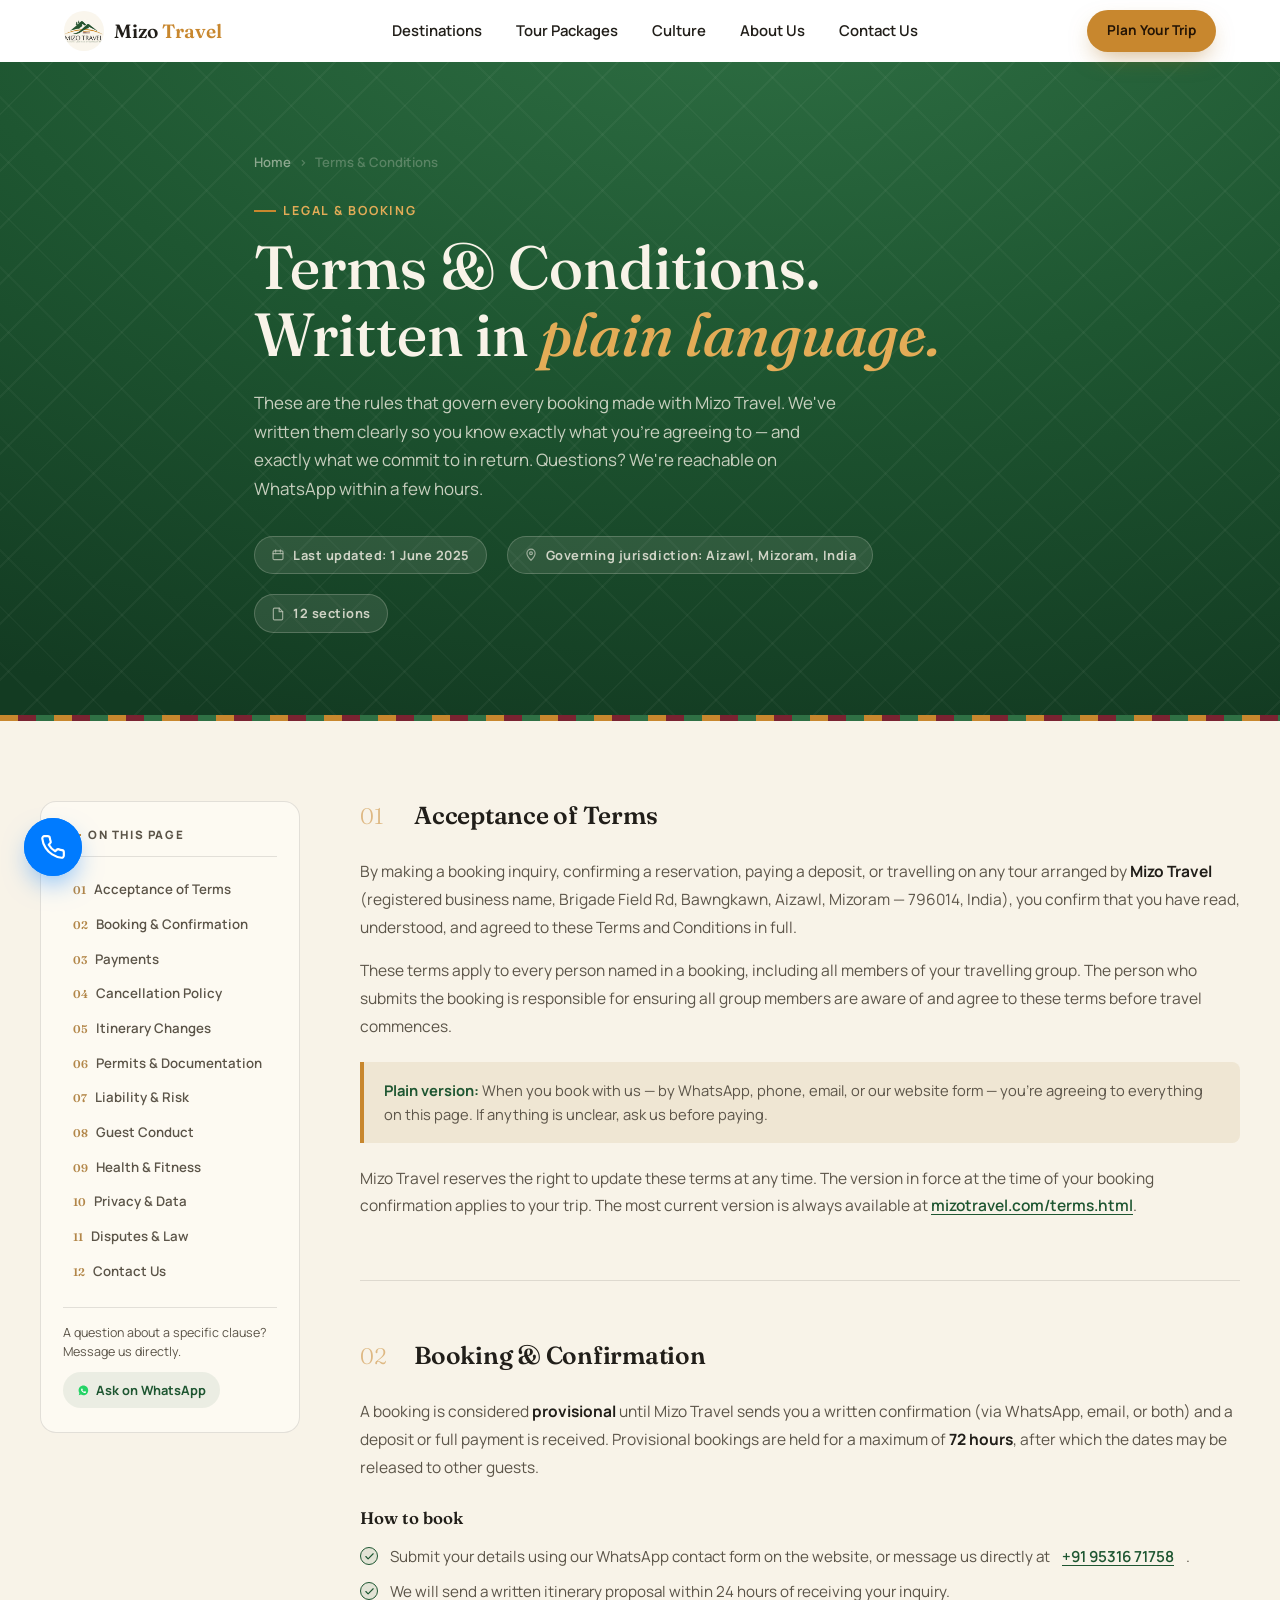
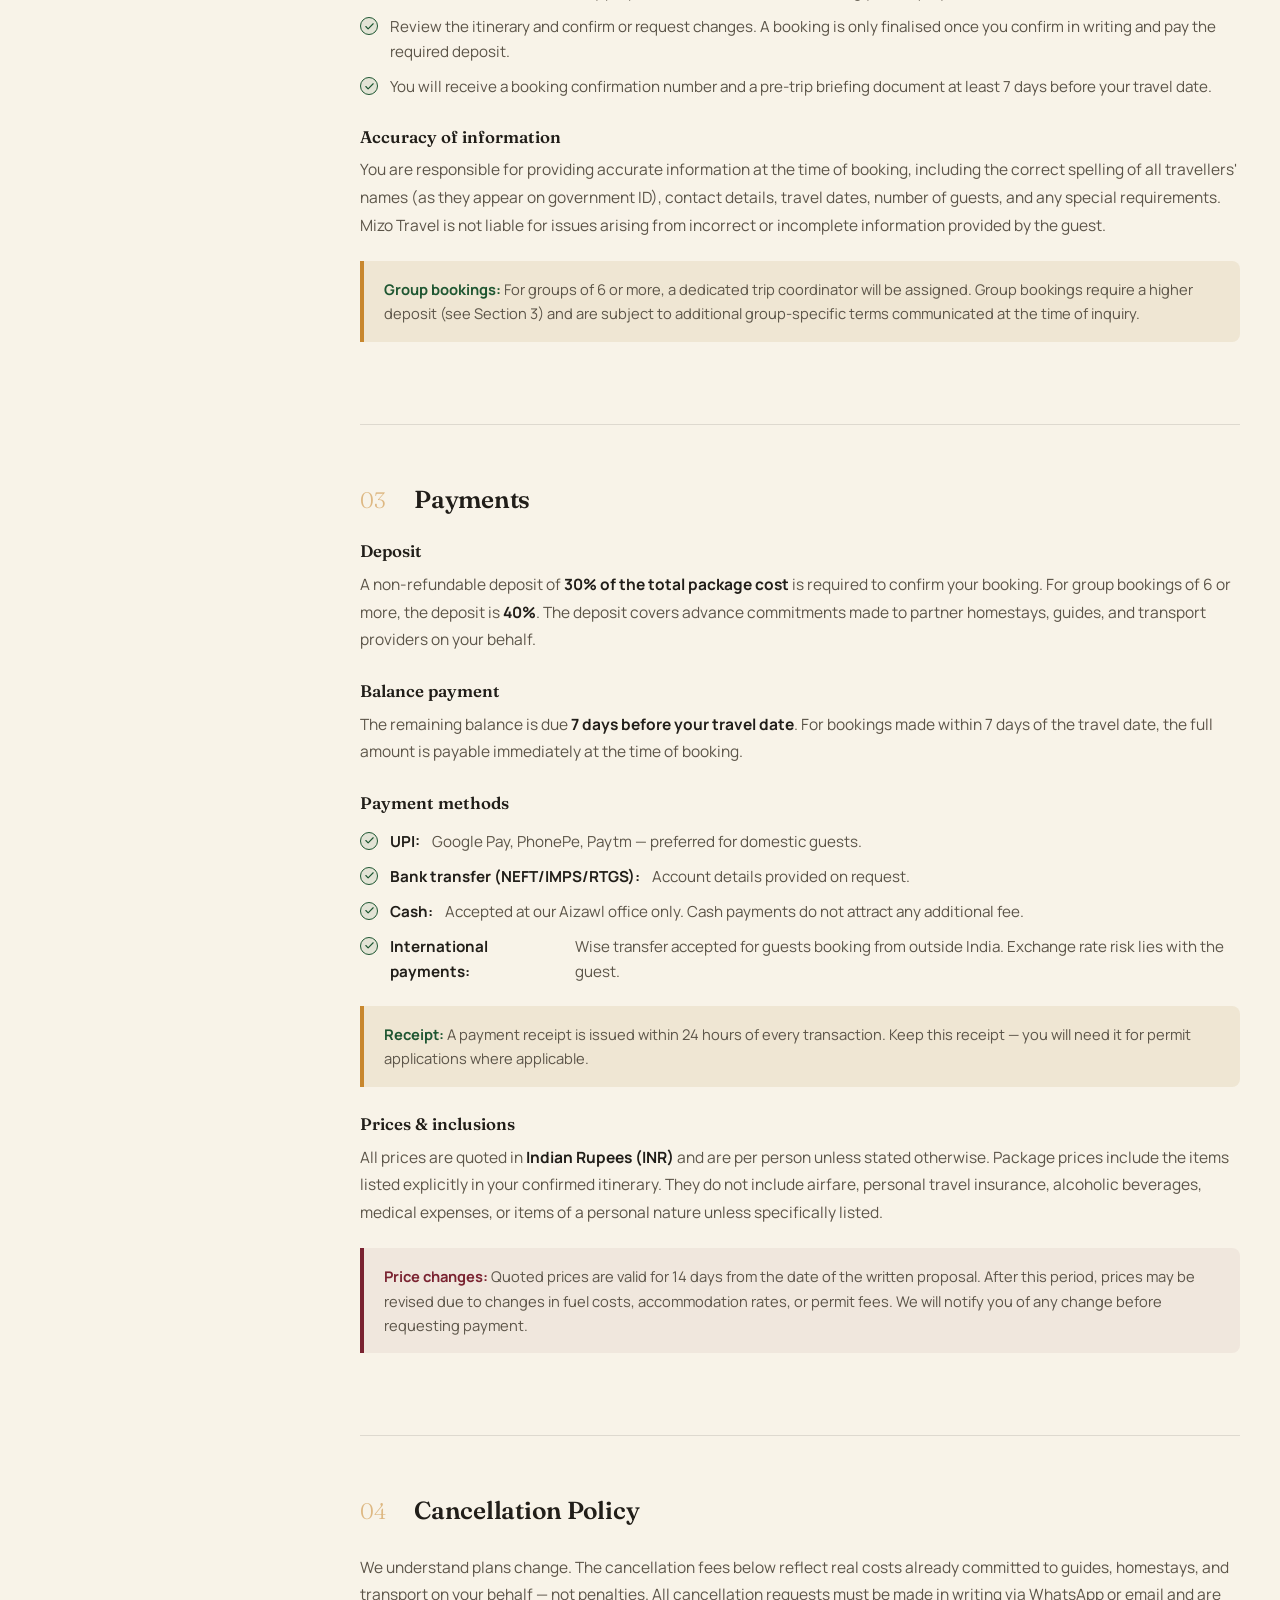
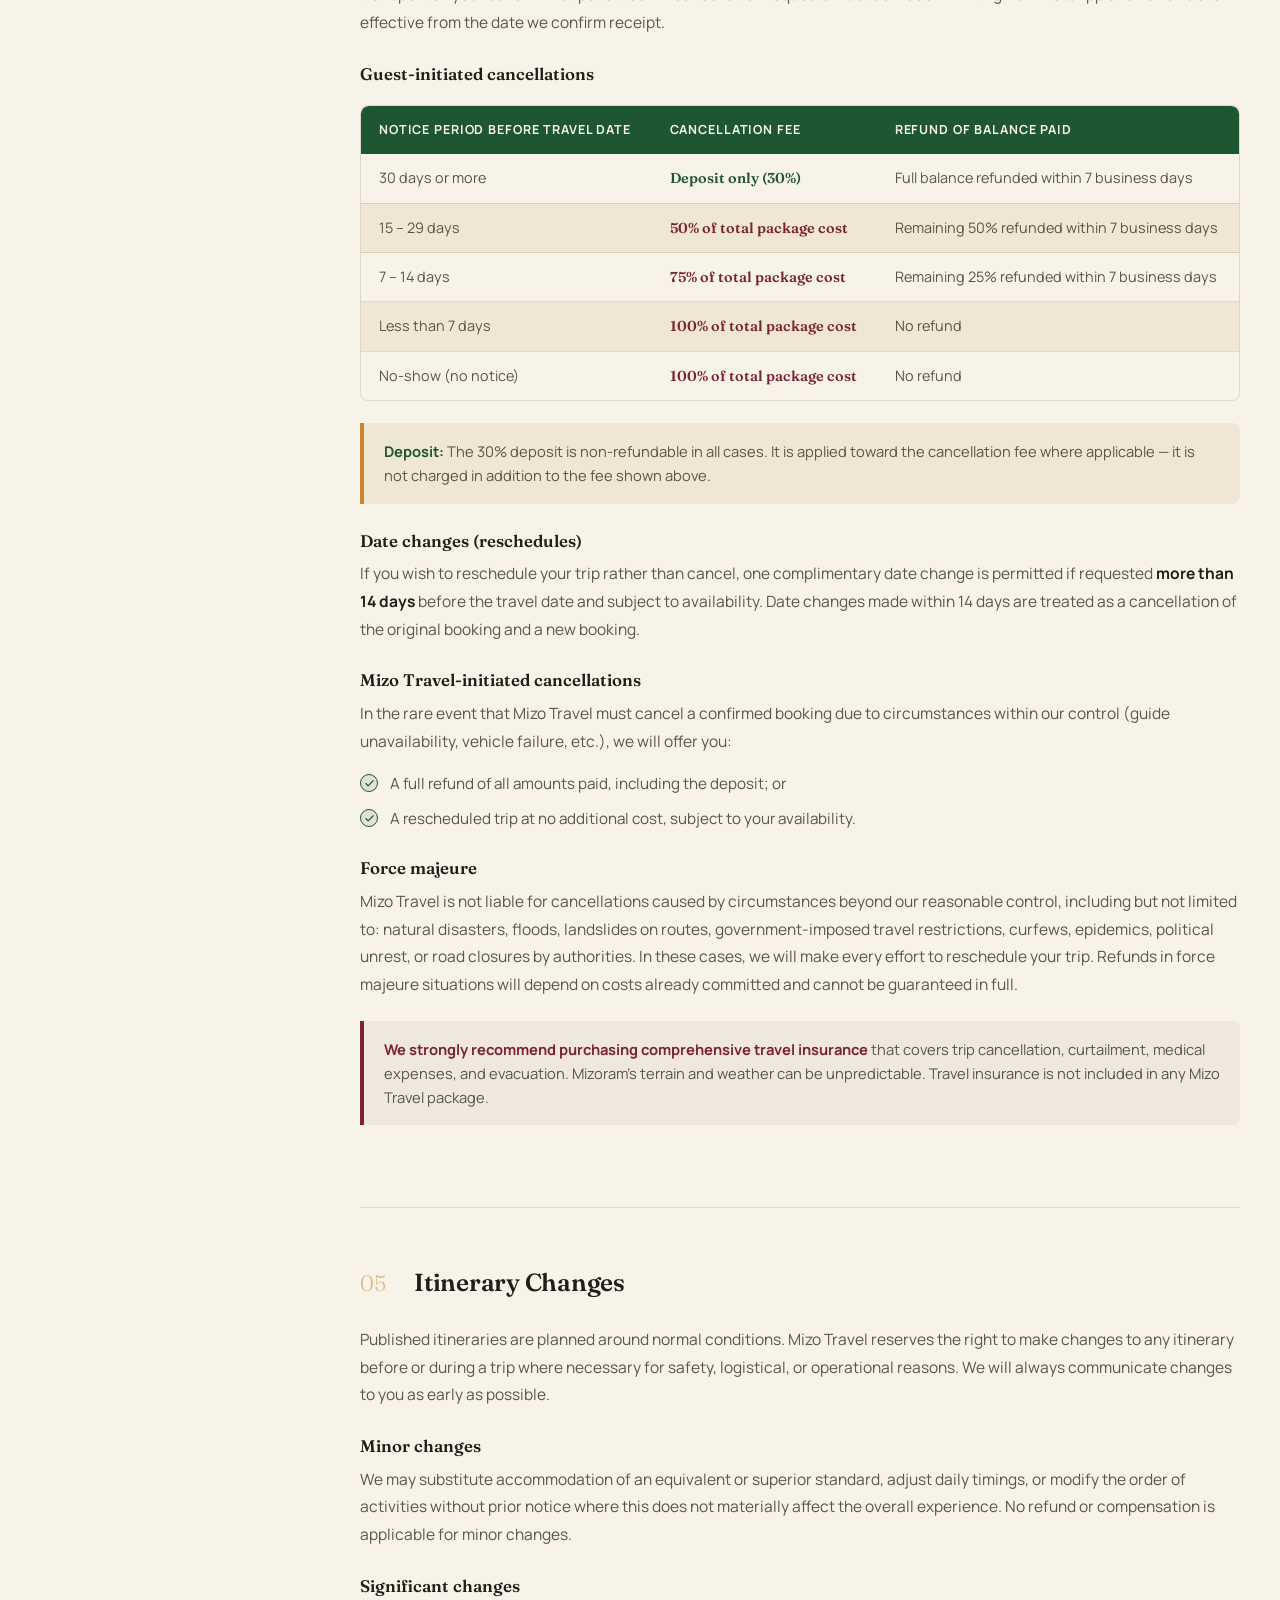
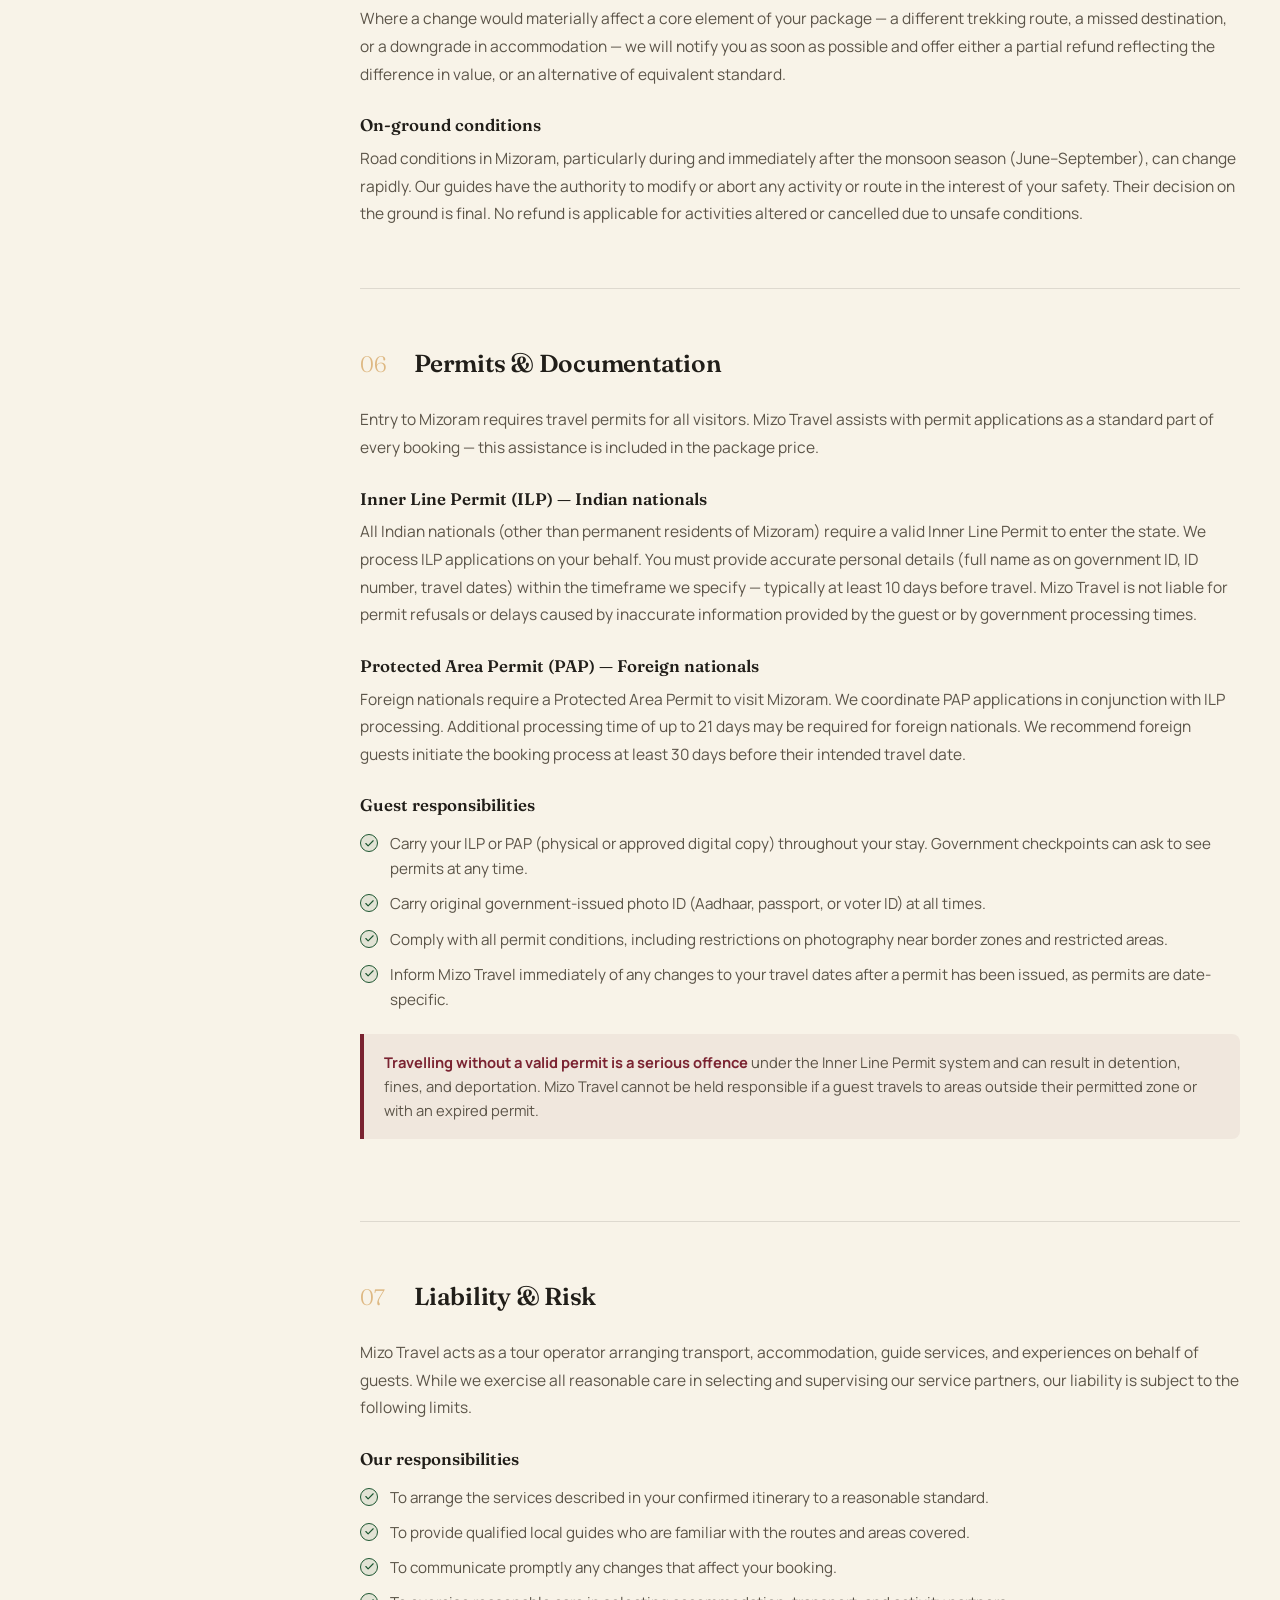
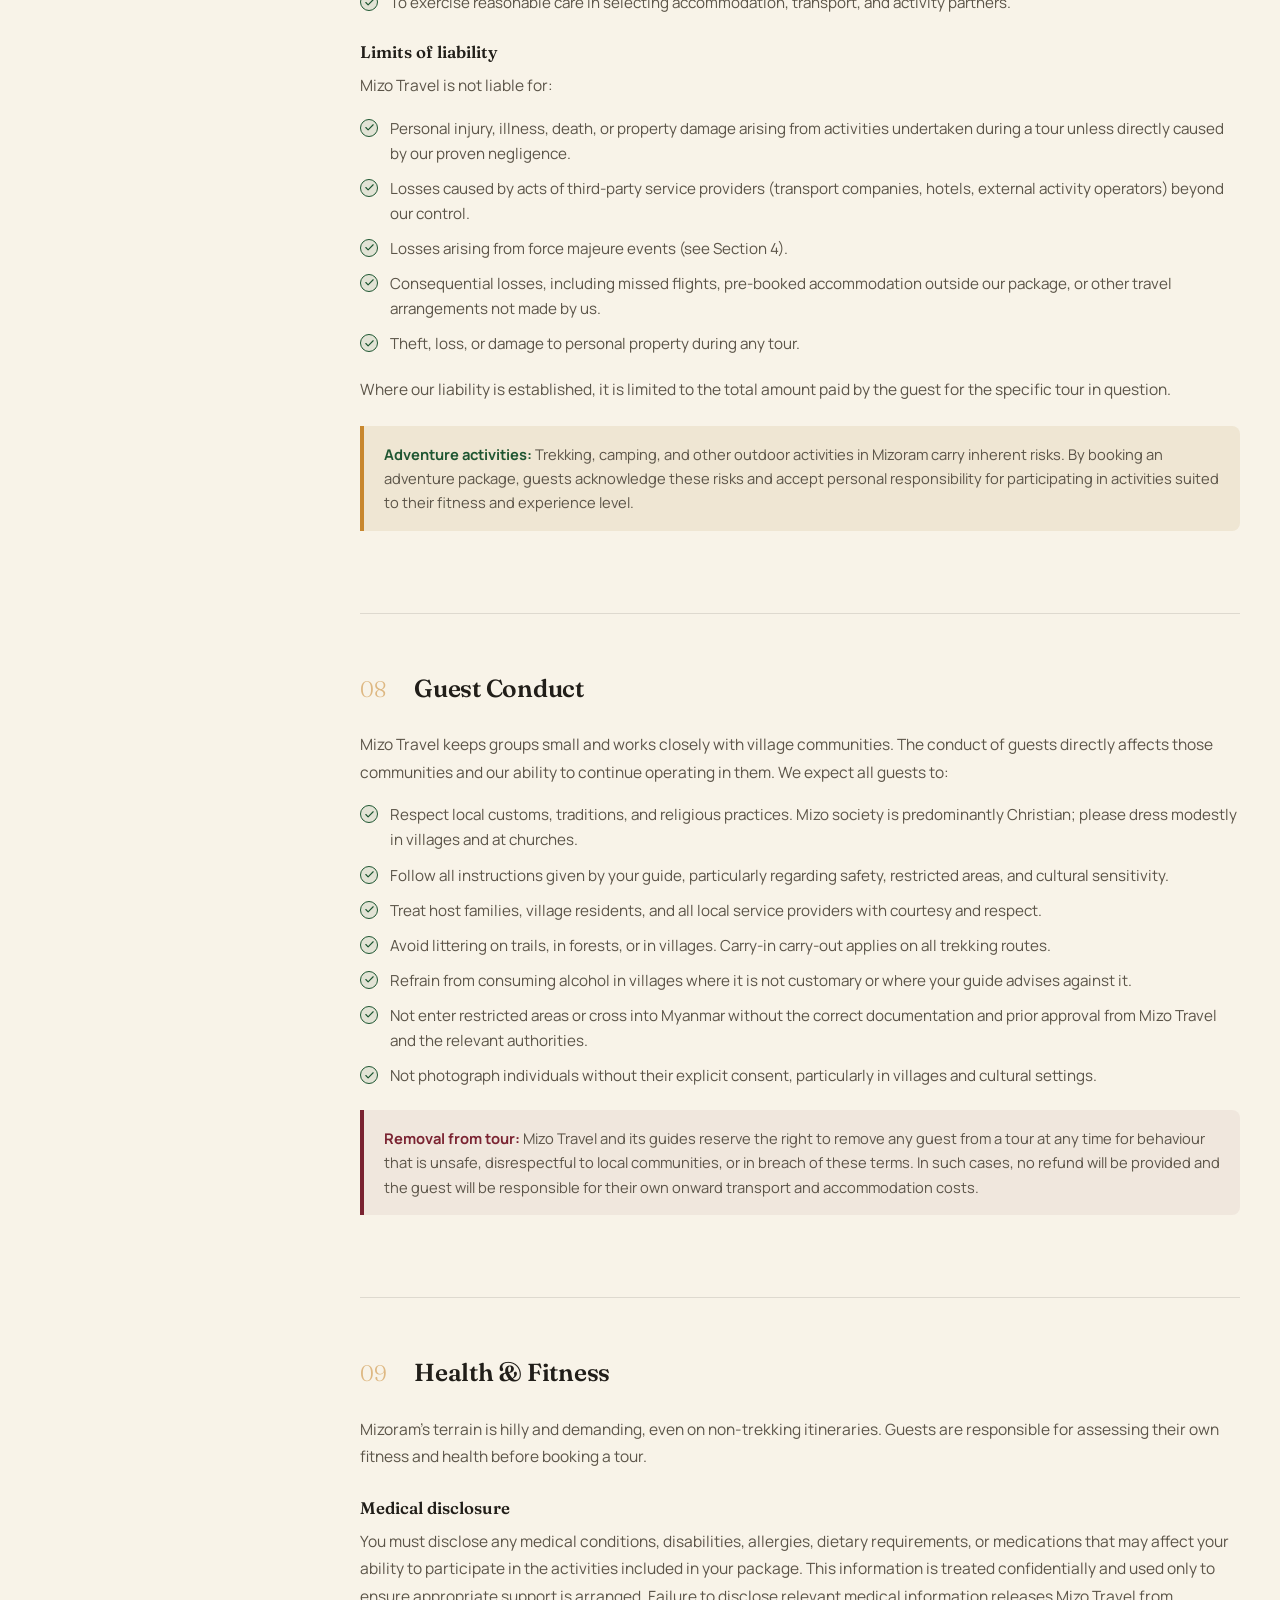
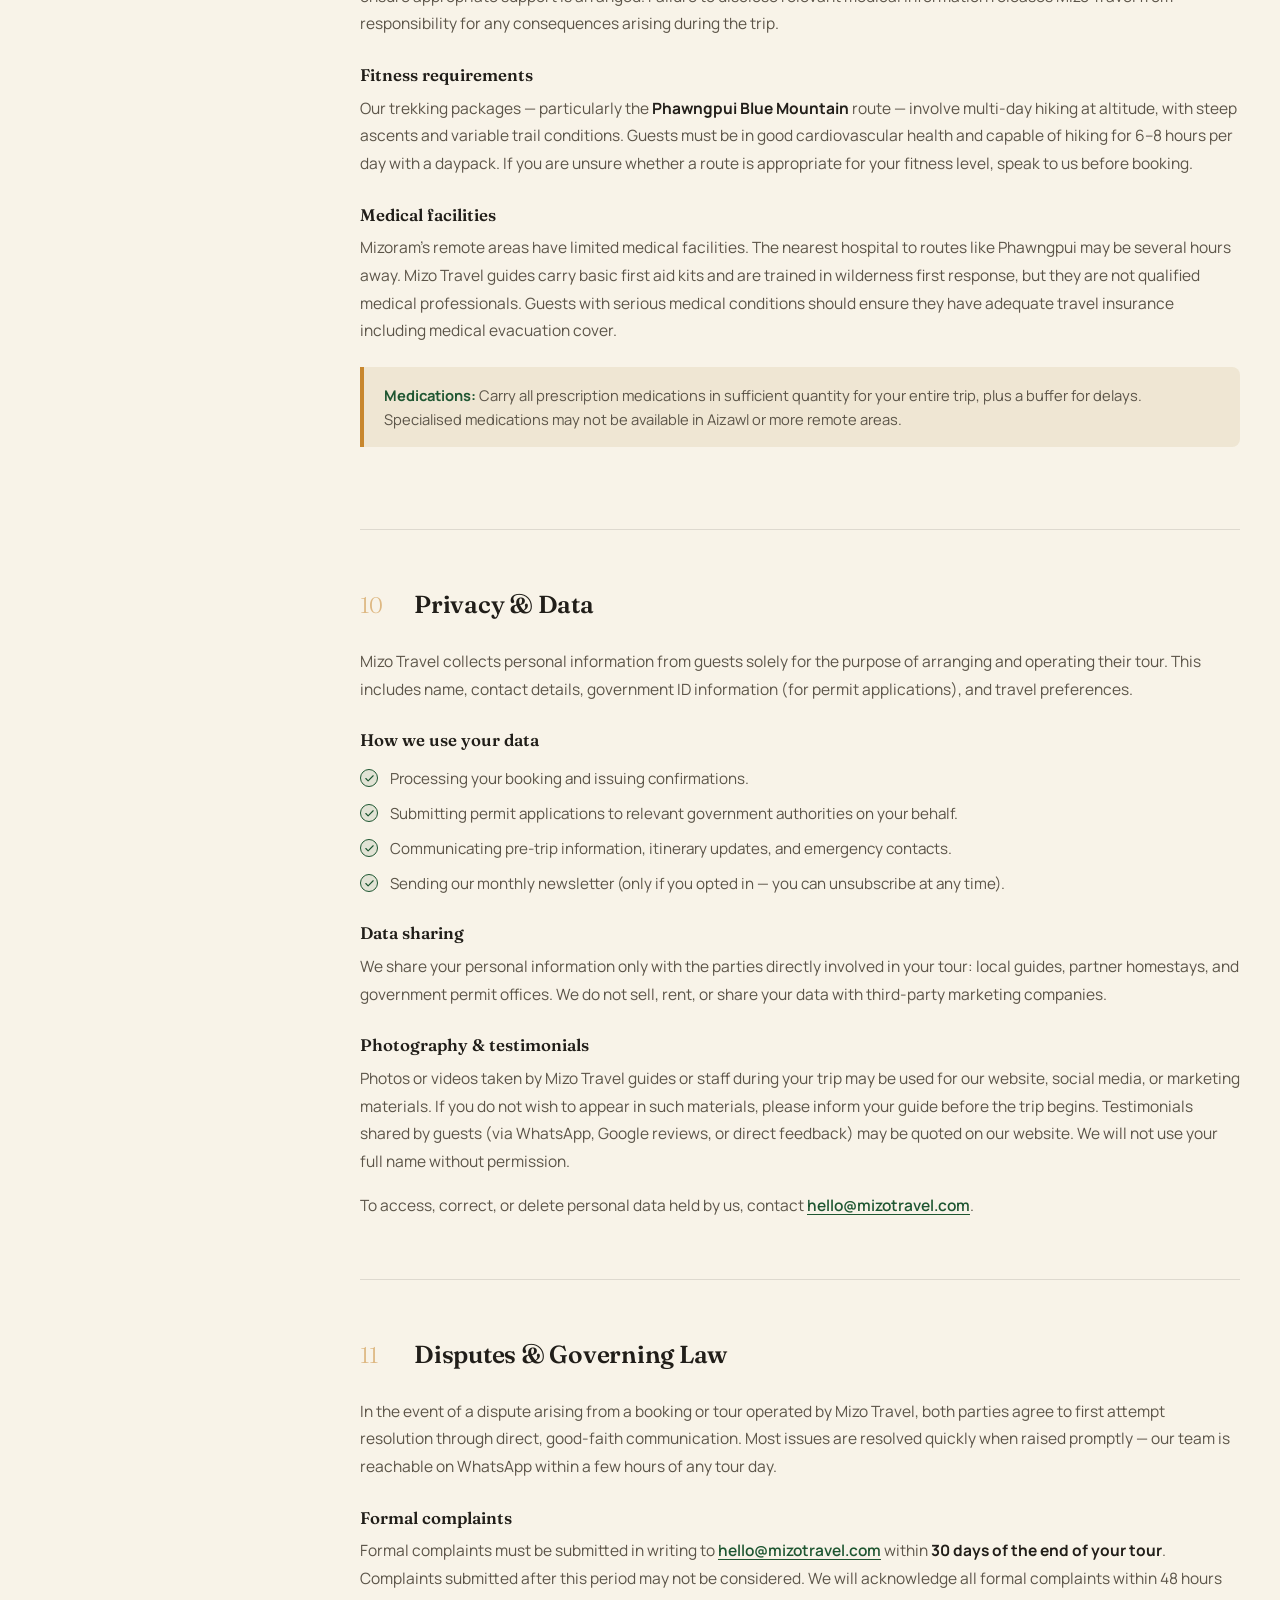
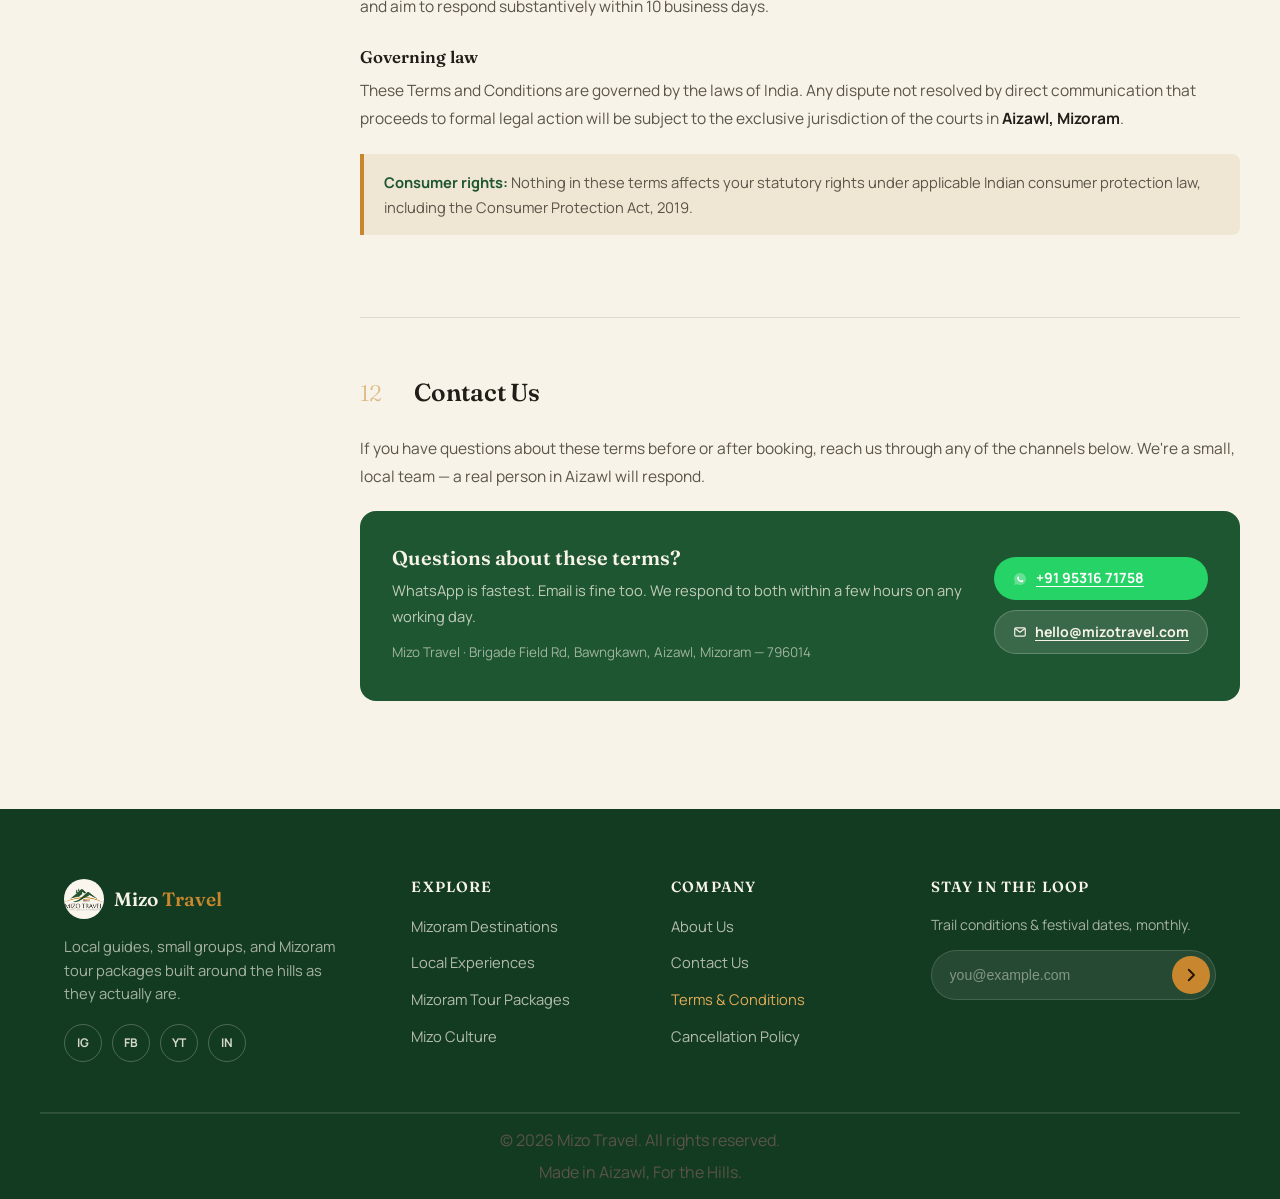
<file: trems.html>
<!DOCTYPE html>
<html lang="en">
<head>
<!-- Google tag (gtag.js) -->
<script async src="https://www.googletagmanager.com/gtag/js?id=G-KSMQ0RGHCL"></script>
<script>
  window.dataLayer = window.dataLayer || [];
  function gtag(){dataLayer.push(arguments);}
  gtag('js', new Date());
  gtag('config', 'G-KSMQ0RGHCL');
  gtag('config', 'AW-10781206606');
</script>

<meta charset="UTF-8">
<meta name="viewport" content="width=device-width, initial-scale=1.0">
<title>Terms & Conditions | Mizo Travel — Mizoram Tour Packages</title>
<meta name="description" content="Read the Terms and Conditions for booking Mizoram tour packages with Mizo Travel. Covers bookings, payments, cancellations, ILP permits, liability, and guest responsibilities.">
<meta name="keywords" content="Mizo Travel terms and conditions, Mizoram tour booking terms, travel agency terms India, Mizo Travel cancellation policy, Mizoram tour package terms">
<meta name="robots" content="index, follow">
<meta name="author" content="Mizo Travel">
<link rel="canonical" href="https://www.mizotravel.com/terms.html">
<meta name="theme-color" content="#1E5631">

<!-- Open Graph -->
<meta property="og:type" content="website">
<meta property="og:title" content="Terms & Conditions | Mizo Travel">
<meta property="og:description" content="Terms and conditions for booking Mizoram tour packages with Mizo Travel — covering bookings, cancellations, permits, and guest responsibilities.">
<meta property="og:image" content="https://www.mizotravel.com/assets/logo.jpg">
<meta property="og:url" content="https://www.mizotravel.com/terms.html">
<meta property="og:locale" content="en_IN">

<!-- Twitter -->
<meta name="twitter:card" content="summary_large_image">
<meta name="twitter:title" content="Terms & Conditions | Mizo Travel">
<meta name="twitter:description" content="Terms and conditions for booking Mizoram tour packages with Mizo Travel.">
<meta name="twitter:image" content="https://www.mizotravel.com/assets/logo.jpg">

<link rel="icon" type="image/jpeg" href="assets/logo.jpg">
<link rel="apple-touch-icon" href="assets/logo.jpg">

<link rel="preconnect" href="https://fonts.googleapis.com">
<link rel="preconnect" href="https://fonts.gstatic.com" crossorigin>
<link href="https://fonts.googleapis.com/css2?family=Fraunces:ital,opsz,wght@0,9..144,300;0,9..144,500;0,9..144,600;1,9..144,500&family=Manrope:wght@400;500;600;700;800&display=swap" rel="stylesheet">

<link rel="stylesheet" href="css/style.css">

<!-- Structured Data -->
<script type="application/ld+json">
{
  "@context": "https://schema.org",
  "@type": "BreadcrumbList",
  "itemListElement": [
    {
      "@type": "ListItem",
      "position": 1,
      "name": "Home",
      "item": "https://www.mizotravel.com/"
    },
    {
      "@type": "ListItem",
      "position": 2,
      "name": "Terms & Conditions",
      "item": "https://www.mizotravel.com/terms.html"
    }
  ]
}
</script>
<script type="application/ld+json">
{
  "@context": "https://schema.org",
  "@type": "WebPage",
  "name": "Terms & Conditions — Mizo Travel",
  "description": "Terms and conditions for booking Mizoram tour packages with Mizo Travel, covering payments, cancellations, permits, liability, and guest responsibilities.",
  "url": "https://www.mizotravel.com/terms.html",
  "dateModified": "2025-06-01",
  "publisher": {
    "@type": "TravelAgency",
    "name": "Mizo Travel",
    "url": "https://www.mizotravel.com/",
    "address": {
      "@type": "PostalAddress",
      "streetAddress": "Brigade Field Rd, Bawngkawn",
      "addressLocality": "Aizawl",
      "addressRegion": "Mizoram",
      "postalCode": "796014",
      "addressCountry": "IN"
    }
  }
}
</script>

</head>
<body>

<!-- Reading progress bar -->
<div class="terms-progress" id="terms-progress" role="progressbar" aria-valuenow="0" aria-valuemin="0" aria-valuemax="100" aria-label="Page reading progress"></div>

<a class="skip-link" href="#main">Skip to content</a>

<noscript><iframe src="https://www.googletagmanager.com/ns.html?id=GTM-K9ZQRDRN"
height="0" width="0" style="display:none;visibility:hidden"></iframe></noscript>

<!-- ============ ICON SPRITE ============ -->
<svg style="display:none" aria-hidden="true">
  <symbol id="ic-menu" viewBox="0 0 24 24"><path d="M3 6h18M3 12h18M3 18h18" stroke="currentColor" stroke-width="1.8" stroke-linecap="round"/></symbol>
  <symbol id="ic-close" viewBox="0 0 24 24"><path d="M5 5l14 14M19 5L5 19" stroke="currentColor" stroke-width="1.8" stroke-linecap="round"/></symbol>
  <symbol id="ic-chev-r" viewBox="0 0 24 24"><path d="M9 5l7 7-7 7" stroke="currentColor" stroke-width="1.8" fill="none" stroke-linecap="round" stroke-linejoin="round"/></symbol>
  <symbol id="ic-arrow-up" viewBox="0 0 24 24"><path d="M12 19V5M5 12l7-7 7 7" stroke="currentColor" stroke-width="1.8" fill="none" stroke-linecap="round" stroke-linejoin="round"/></symbol>
  <symbol id="ic-mail" viewBox="0 0 24 24"><rect x="3" y="5" width="18" height="14" rx="2" stroke="currentColor" stroke-width="1.6" fill="none"/><path d="M4 6.5l8 6 8-6" stroke="currentColor" stroke-width="1.6" fill="none" stroke-linecap="round"/></symbol>
  <symbol id="ic-phone" viewBox="0 0 24 24"><path d="M6 3h3l1.5 4-2 1.5a12 12 0 0 0 6 6L16 12.5l4 1.5v3c0 1.1-.9 2-2 2C10 19 5 14 5 7c0-1.1.9-2 1-2z" stroke="currentColor" stroke-width="1.5" fill="none" stroke-linejoin="round"/></symbol>
  <symbol id="ic-pin" viewBox="0 0 24 24"><path d="M12 21s7-6.6 7-12a7 7 0 1 0-14 0c0 5.4 7 12 7 12z" stroke="currentColor" stroke-width="1.6" fill="none" stroke-linejoin="round"/><circle cx="12" cy="9" r="2.4" stroke="currentColor" stroke-width="1.4" fill="none"/></symbol>
  <symbol id="ic-calendar" viewBox="0 0 24 24"><rect x="3.5" y="5" width="17" height="15" rx="2" stroke="currentColor" stroke-width="1.6" fill="none"/><path d="M3.5 9.5h17M8 3v4M16 3v4" stroke="currentColor" stroke-width="1.6" stroke-linecap="round"/></symbol>
  <symbol id="ic-file-text" viewBox="0 0 24 24"><path d="M14 2H6a2 2 0 0 0-2 2v16a2 2 0 0 0 2 2h12a2 2 0 0 0 2-2V8z" stroke="currentColor" stroke-width="1.8" stroke-linecap="round" stroke-linejoin="round" fill="none"/><path d="M14 2v6h6M16 13H8M16 17H8M10 9H8" stroke="currentColor" stroke-width="1.8" stroke-linecap="round"/></symbol>
  <symbol id="ic-whatsapp" viewBox="0 0 32 32">
    <path d="M16 4C9.4 4 4 9.4 4 16c0 2.4.7 4.7 2 6.6L4.4 28l5.6-1.5c1.8 1 3.8 1.5 6 1.5 6.6 0 12-5.4 12-12S22.6 4 16 4z" fill="#25D366"/>
    <path d="M22.4 19c-.3-.2-2-1-2.3-1.1-.3-.1-.5-.2-.8.2-.2.3-.9 1.1-1.1 1.3-.2.2-.4.2-.7.1-1.7-.8-2.8-1.5-3.9-3.3-.3-.5.3-.5.8-1.6.1-.2.1-.4 0-.6-.1-.2-.7-1.7-1-2.3-.2-.6-.5-.5-.7-.5h-.6c-.2 0-.5.1-.8.4-.3.3-1.1 1.1-1.1 2.6 0 1.5 1.1 3 1.3 3.2.2.2 2.1 3.3 5.2 4.5 2.6 1 3.1.8 3.7.7.6-.1 1.8-.7 2.1-1.4.3-.7.3-1.3.2-1.4z" fill="#fff"/>
  </symbol>
</svg>

<!-- ============ HEADER ============ -->
<header class="site-header" id="site-header">
  <div class="header-inner wrap">
    <a href="index.html" class="brand" aria-label="Mizo Travel — Home">
      <img src="assets/logo.jpg" alt="Mizo Travel logo — Mizoram Tour Packages" width="44" height="44">
      <span class="brand-text">Mizo<em> Travel</em></span>
    </a>

    <nav class="main-nav" id="main-nav" aria-label="Primary">
      <ul>
        <li><a href="index.html#destinations">Destinations</a></li>
        <li><a href="index.html#packages">Tour Packages</a></li>
        <li><a href="index.html#culture">Culture</a></li>
        <li><a href="about.html">About Us</a></li>
        <li><a href="index.html#contact">Contact Us</a></li>
      </ul>
    </nav>

    <div class="header-actions">
      <a href="index.html#contact" class="btn btn-gold btn-sm">Plan Your Trip</a>
      <button class="nav-toggle" id="nav-toggle" aria-label="Open menu" aria-expanded="false" aria-controls="mobile-nav">
        <svg class="icon"><use href="#ic-menu"/></svg>
      </button>
    </div>
  </div>
</header>

<!-- Mobile nav drawer -->
<div class="mobile-nav" id="mobile-nav">
  <div class="mobile-nav-head">
    <span class="brand-text">Mizo<em> Travel</em></span>
    <button class="nav-toggle" id="nav-close" aria-label="Close menu">
      <svg class="icon"><use href="#ic-close"/></svg>
    </button>
  </div>
  <ul>
    <li><a href="index.html#destinations">Destinations</a></li>
    <li><a href="index.html#packages">Tour Packages</a></li>
    <li><a href="index.html#culture">Culture</a></li>
    <li><a href="about.html">About Us</a></li>
    <li><a href="index.html#contact">Contact Us</a></li>
  </ul>
</div>
<div class="mobile-nav-backdrop" id="mobile-backdrop"></div>

<!-- ============ MAIN ============ -->
<main id="main">

  <!-- ============ HERO ============ -->
  <section class="terms-hero" aria-label="Terms and Conditions">
    <div class="wrap terms-hero-inner">
      <nav class="breadcrumb" aria-label="Breadcrumb">
        <a href="index.html">Home</a>
        <span aria-hidden="true">›</span>
        <span aria-current="page">Terms &amp; Conditions</span>
      </nav>
      <p class="eyebrow" style="color:var(--gold-light);">Legal &amp; Booking</p>
      <h1>Terms &amp; Conditions.<br>Written in <em>plain language.</em></h1>
      <p class="terms-hero-sub">These are the rules that govern every booking made with Mizo Travel. We've written them clearly so you know exactly what you're agreeing to — and exactly what we commit to in return. Questions? We're reachable on WhatsApp within a few hours.</p>
      <div class="terms-meta">
        <span class="terms-meta-pill">
          <svg viewBox="0 0 24 24" fill="none" stroke="currentColor" stroke-width="2" stroke-linecap="round" aria-hidden="true"><rect x="3.5" y="5" width="17" height="15" rx="2"/><path d="M3.5 9.5h17M8 3v4M16 3v4"/></svg>
          Last updated: 1 June 2025
        </span>
        <span class="terms-meta-pill">
          <svg viewBox="0 0 24 24" fill="none" stroke="currentColor" stroke-width="2" stroke-linecap="round" aria-hidden="true"><path d="M12 21s7-6.6 7-12a7 7 0 1 0-14 0c0 5.4 7 12 7 12z"/><circle cx="12" cy="9" r="2.4"/></svg>
          Governing jurisdiction: Aizawl, Mizoram, India
        </span>
        <span class="terms-meta-pill">
          <svg viewBox="0 0 24 24" fill="none" stroke="currentColor" stroke-width="2" stroke-linecap="round" aria-hidden="true"><path d="M14 2H6a2 2 0 0 0-2 2v16a2 2 0 0 0 2 2h12a2 2 0 0 0 2-2V8z"/><path d="M14 2v6h6"/></svg>
          12 sections
        </span>
      </div>
    </div>
  </section>

  <!-- ============ TERMS BODY ============ -->
  <div class="wrap terms-layout">

    <!-- Sticky TOC sidebar -->
    <aside class="terms-toc" aria-label="Table of contents">
      <p class="terms-toc-title">On this page</p>
      <ol>
        <li><a href="#acceptance" class="toc-link">Acceptance of Terms</a></li>
        <li><a href="#booking"    class="toc-link">Booking & Confirmation</a></li>
        <li><a href="#payment"   class="toc-link">Payments</a></li>
        <li><a href="#cancellation" class="toc-link">Cancellation Policy</a></li>
        <li><a href="#changes"   class="toc-link">Itinerary Changes</a></li>
        <li><a href="#permits"   class="toc-link">Permits & Documentation</a></li>
        <li><a href="#liability" class="toc-link">Liability & Risk</a></li>
        <li><a href="#conduct"   class="toc-link">Guest Conduct</a></li>
        <li><a href="#health"    class="toc-link">Health & Fitness</a></li>
        <li><a href="#privacy"   class="toc-link">Privacy & Data</a></li>
        <li><a href="#disputes"  class="toc-link">Disputes & Law</a></li>
        <li><a href="#contact-terms" class="toc-link">Contact Us</a></li>
      </ol>
      <div class="terms-toc-contact">
        <p>A question about a specific clause? Message us directly.</p>
        <a href="https://wa.me/919531671758" target="_blank" rel="noopener noreferrer">
          <svg class="icon icon-sm" aria-hidden="true"><use href="#ic-whatsapp"/></svg>
          Ask on WhatsApp
        </a>
      </div>
    </aside>

    <!-- Content -->
    <article class="terms-content" id="terms-content">

      <!-- 1. Acceptance -->
      <section class="terms-section" id="acceptance" aria-labelledby="h-acceptance">
        <div class="terms-section-head">
          <span class="terms-section-num" aria-hidden="true">01</span>
          <h2 id="h-acceptance">Acceptance of Terms</h2>
        </div>
        <p>By making a booking inquiry, confirming a reservation, paying a deposit, or travelling on any tour arranged by <strong>Mizo Travel</strong> (registered business name, Brigade Field Rd, Bawngkawn, Aizawl, Mizoram — 796014, India), you confirm that you have read, understood, and agreed to these Terms and Conditions in full.</p>
        <p>These terms apply to every person named in a booking, including all members of your travelling group. The person who submits the booking is responsible for ensuring all group members are aware of and agree to these terms before travel commences.</p>
        <div class="terms-note">
          <p><strong>Plain version:</strong> When you book with us — by WhatsApp, phone, email, or our website form — you're agreeing to everything on this page. If anything is unclear, ask us before paying.</p>
        </div>
        <p>Mizo Travel reserves the right to update these terms at any time. The version in force at the time of your booking confirmation applies to your trip. The most current version is always available at <a href="https://www.mizotravel.com/terms.html">mizotravel.com/terms.html</a>.</p>
      </section>

      <!-- 2. Booking -->
      <section class="terms-section" id="booking" aria-labelledby="h-booking">
        <div class="terms-section-head">
          <span class="terms-section-num" aria-hidden="true">02</span>
          <h2 id="h-booking">Booking &amp; Confirmation</h2>
        </div>
        <p>A booking is considered <strong>provisional</strong> until Mizo Travel sends you a written confirmation (via WhatsApp, email, or both) and a deposit or full payment is received. Provisional bookings are held for a maximum of <strong>72 hours</strong>, after which the dates may be released to other guests.</p>

        <h3 class="terms-sub">How to book</h3>
        <ul class="terms-list">
          <li>Submit your details using our WhatsApp contact form on the website, or message us directly at <a href="https://wa.me/919531671758" target="_blank" rel="noopener noreferrer">+91 95316 71758</a>.</li>
          <li>We will send a written itinerary proposal within 24 hours of receiving your inquiry.</li>
          <li>Review the itinerary and confirm or request changes. A booking is only finalised once you confirm in writing and pay the required deposit.</li>
          <li>You will receive a booking confirmation number and a pre-trip briefing document at least 7 days before your travel date.</li>
        </ul>

        <h3 class="terms-sub">Accuracy of information</h3>
        <p>You are responsible for providing accurate information at the time of booking, including the correct spelling of all travellers' names (as they appear on government ID), contact details, travel dates, number of guests, and any special requirements. Mizo Travel is not liable for issues arising from incorrect or incomplete information provided by the guest.</p>

        <div class="terms-note">
          <p><strong>Group bookings:</strong> For groups of 6 or more, a dedicated trip coordinator will be assigned. Group bookings require a higher deposit (see Section 3) and are subject to additional group-specific terms communicated at the time of inquiry.</p>
        </div>
      </section>

      <!-- 3. Payment -->
      <section class="terms-section" id="payment" aria-labelledby="h-payment">
        <div class="terms-section-head">
          <span class="terms-section-num" aria-hidden="true">03</span>
          <h2 id="h-payment">Payments</h2>
        </div>

        <h3 class="terms-sub">Deposit</h3>
        <p>A non-refundable deposit of <strong>30% of the total package cost</strong> is required to confirm your booking. For group bookings of 6 or more, the deposit is <strong>40%</strong>. The deposit covers advance commitments made to partner homestays, guides, and transport providers on your behalf.</p>

        <h3 class="terms-sub">Balance payment</h3>
        <p>The remaining balance is due <strong>7 days before your travel date</strong>. For bookings made within 7 days of the travel date, the full amount is payable immediately at the time of booking.</p>

        <h3 class="terms-sub">Payment methods</h3>
        <ul class="terms-list">
          <li><strong>UPI:</strong> Google Pay, PhonePe, Paytm — preferred for domestic guests.</li>
          <li><strong>Bank transfer (NEFT/IMPS/RTGS):</strong> Account details provided on request.</li>
          <li><strong>Cash:</strong> Accepted at our Aizawl office only. Cash payments do not attract any additional fee.</li>
          <li><strong>International payments:</strong> Wise transfer accepted for guests booking from outside India. Exchange rate risk lies with the guest.</li>
        </ul>

        <div class="terms-note">
          <p><strong>Receipt:</strong> A payment receipt is issued within 24 hours of every transaction. Keep this receipt — you will need it for permit applications where applicable.</p>
        </div>

        <h3 class="terms-sub">Prices &amp; inclusions</h3>
        <p>All prices are quoted in <strong>Indian Rupees (INR)</strong> and are per person unless stated otherwise. Package prices include the items listed explicitly in your confirmed itinerary. They do not include airfare, personal travel insurance, alcoholic beverages, medical expenses, or items of a personal nature unless specifically listed.</p>

        <div class="terms-warn">
          <p><strong>Price changes:</strong> Quoted prices are valid for 14 days from the date of the written proposal. After this period, prices may be revised due to changes in fuel costs, accommodation rates, or permit fees. We will notify you of any change before requesting payment.</p>
        </div>
      </section>

      <!-- 4. Cancellation -->
      <section class="terms-section" id="cancellation" aria-labelledby="h-cancellation">
        <div class="terms-section-head">
          <span class="terms-section-num" aria-hidden="true">04</span>
          <h2 id="h-cancellation">Cancellation Policy</h2>
        </div>
        <p>We understand plans change. The cancellation fees below reflect real costs already committed to guides, homestays, and transport on your behalf — not penalties. All cancellation requests must be made in writing via WhatsApp or email and are effective from the date we confirm receipt.</p>

        <h3 class="terms-sub">Guest-initiated cancellations</h3>
        <div class="terms-table-wrap">
          <table class="terms-table">
            <thead>
              <tr>
                <th>Notice period before travel date</th>
                <th>Cancellation fee</th>
                <th>Refund of balance paid</th>
              </tr>
            </thead>
            <tbody>
              <tr>
                <td>30 days or more</td>
                <td class="td-free">Deposit only (30%)</td>
                <td>Full balance refunded within 7 business days</td>
              </tr>
              <tr>
                <td>15 – 29 days</td>
                <td class="td-fee">50% of total package cost</td>
                <td>Remaining 50% refunded within 7 business days</td>
              </tr>
              <tr>
                <td>7 – 14 days</td>
                <td class="td-fee">75% of total package cost</td>
                <td>Remaining 25% refunded within 7 business days</td>
              </tr>
              <tr>
                <td>Less than 7 days</td>
                <td class="td-fee">100% of total package cost</td>
                <td>No refund</td>
              </tr>
              <tr>
                <td>No-show (no notice)</td>
                <td class="td-fee">100% of total package cost</td>
                <td>No refund</td>
              </tr>
            </tbody>
          </table>
        </div>

        <div class="terms-note">
          <p><strong>Deposit:</strong> The 30% deposit is non-refundable in all cases. It is applied toward the cancellation fee where applicable — it is not charged in addition to the fee shown above.</p>
        </div>

        <h3 class="terms-sub">Date changes (reschedules)</h3>
        <p>If you wish to reschedule your trip rather than cancel, one complimentary date change is permitted if requested <strong>more than 14 days</strong> before the travel date and subject to availability. Date changes made within 14 days are treated as a cancellation of the original booking and a new booking.</p>

        <h3 class="terms-sub">Mizo Travel-initiated cancellations</h3>
        <p>In the rare event that Mizo Travel must cancel a confirmed booking due to circumstances within our control (guide unavailability, vehicle failure, etc.), we will offer you:</p>
        <ul class="terms-list">
          <li>A full refund of all amounts paid, including the deposit; or</li>
          <li>A rescheduled trip at no additional cost, subject to your availability.</li>
        </ul>

        <h3 class="terms-sub">Force majeure</h3>
        <p>Mizo Travel is not liable for cancellations caused by circumstances beyond our reasonable control, including but not limited to: natural disasters, floods, landslides on routes, government-imposed travel restrictions, curfews, epidemics, political unrest, or road closures by authorities. In these cases, we will make every effort to reschedule your trip. Refunds in force majeure situations will depend on costs already committed and cannot be guaranteed in full.</p>

        <div class="terms-warn">
          <p><strong>We strongly recommend purchasing comprehensive travel insurance</strong> that covers trip cancellation, curtailment, medical expenses, and evacuation. Mizoram's terrain and weather can be unpredictable. Travel insurance is not included in any Mizo Travel package.</p>
        </div>
      </section>

      <!-- 5. Itinerary Changes -->
      <section class="terms-section" id="changes" aria-labelledby="h-changes">
        <div class="terms-section-head">
          <span class="terms-section-num" aria-hidden="true">05</span>
          <h2 id="h-changes">Itinerary Changes</h2>
        </div>
        <p>Published itineraries are planned around normal conditions. Mizo Travel reserves the right to make changes to any itinerary before or during a trip where necessary for safety, logistical, or operational reasons. We will always communicate changes to you as early as possible.</p>

        <h3 class="terms-sub">Minor changes</h3>
        <p>We may substitute accommodation of an equivalent or superior standard, adjust daily timings, or modify the order of activities without prior notice where this does not materially affect the overall experience. No refund or compensation is applicable for minor changes.</p>

        <h3 class="terms-sub">Significant changes</h3>
        <p>Where a change would materially affect a core element of your package — a different trekking route, a missed destination, or a downgrade in accommodation — we will notify you as soon as possible and offer either a partial refund reflecting the difference in value, or an alternative of equivalent standard.</p>

        <h3 class="terms-sub">On-ground conditions</h3>
        <p>Road conditions in Mizoram, particularly during and immediately after the monsoon season (June–September), can change rapidly. Our guides have the authority to modify or abort any activity or route in the interest of your safety. Their decision on the ground is final. No refund is applicable for activities altered or cancelled due to unsafe conditions.</p>
      </section>

      <!-- 6. Permits -->
      <section class="terms-section" id="permits" aria-labelledby="h-permits">
        <div class="terms-section-head">
          <span class="terms-section-num" aria-hidden="true">06</span>
          <h2 id="h-permits">Permits &amp; Documentation</h2>
        </div>
        <p>Entry to Mizoram requires travel permits for all visitors. Mizo Travel assists with permit applications as a standard part of every booking — this assistance is included in the package price.</p>

        <h3 class="terms-sub">Inner Line Permit (ILP) — Indian nationals</h3>
        <p>All Indian nationals (other than permanent residents of Mizoram) require a valid Inner Line Permit to enter the state. We process ILP applications on your behalf. You must provide accurate personal details (full name as on government ID, ID number, travel dates) within the timeframe we specify — typically at least 10 days before travel. Mizo Travel is not liable for permit refusals or delays caused by inaccurate information provided by the guest or by government processing times.</p>

        <h3 class="terms-sub">Protected Area Permit (PAP) — Foreign nationals</h3>
        <p>Foreign nationals require a Protected Area Permit to visit Mizoram. We coordinate PAP applications in conjunction with ILP processing. Additional processing time of up to 21 days may be required for foreign nationals. We recommend foreign guests initiate the booking process at least 30 days before their intended travel date.</p>

        <h3 class="terms-sub">Guest responsibilities</h3>
        <ul class="terms-list">
          <li>Carry your ILP or PAP (physical or approved digital copy) throughout your stay. Government checkpoints can ask to see permits at any time.</li>
          <li>Carry original government-issued photo ID (Aadhaar, passport, or voter ID) at all times.</li>
          <li>Comply with all permit conditions, including restrictions on photography near border zones and restricted areas.</li>
          <li>Inform Mizo Travel immediately of any changes to your travel dates after a permit has been issued, as permits are date-specific.</li>
        </ul>

        <div class="terms-warn">
          <p><strong>Travelling without a valid permit is a serious offence</strong> under the Inner Line Permit system and can result in detention, fines, and deportation. Mizo Travel cannot be held responsible if a guest travels to areas outside their permitted zone or with an expired permit.</p>
        </div>
      </section>

      <!-- 7. Liability -->
      <section class="terms-section" id="liability" aria-labelledby="h-liability">
        <div class="terms-section-head">
          <span class="terms-section-num" aria-hidden="true">07</span>
          <h2 id="h-liability">Liability &amp; Risk</h2>
        </div>
        <p>Mizo Travel acts as a tour operator arranging transport, accommodation, guide services, and experiences on behalf of guests. While we exercise all reasonable care in selecting and supervising our service partners, our liability is subject to the following limits.</p>

        <h3 class="terms-sub">Our responsibilities</h3>
        <ul class="terms-list">
          <li>To arrange the services described in your confirmed itinerary to a reasonable standard.</li>
          <li>To provide qualified local guides who are familiar with the routes and areas covered.</li>
          <li>To communicate promptly any changes that affect your booking.</li>
          <li>To exercise reasonable care in selecting accommodation, transport, and activity partners.</li>
        </ul>

        <h3 class="terms-sub">Limits of liability</h3>
        <p>Mizo Travel is not liable for:</p>
        <ul class="terms-list">
          <li>Personal injury, illness, death, or property damage arising from activities undertaken during a tour unless directly caused by our proven negligence.</li>
          <li>Losses caused by acts of third-party service providers (transport companies, hotels, external activity operators) beyond our control.</li>
          <li>Losses arising from force majeure events (see Section 4).</li>
          <li>Consequential losses, including missed flights, pre-booked accommodation outside our package, or other travel arrangements not made by us.</li>
          <li>Theft, loss, or damage to personal property during any tour.</li>
        </ul>

        <p>Where our liability is established, it is limited to the total amount paid by the guest for the specific tour in question.</p>

        <div class="terms-note">
          <p><strong>Adventure activities:</strong> Trekking, camping, and other outdoor activities in Mizoram carry inherent risks. By booking an adventure package, guests acknowledge these risks and accept personal responsibility for participating in activities suited to their fitness and experience level.</p>
        </div>
      </section>

      <!-- 8. Guest Conduct -->
      <section class="terms-section" id="conduct" aria-labelledby="h-conduct">
        <div class="terms-section-head">
          <span class="terms-section-num" aria-hidden="true">08</span>
          <h2 id="h-conduct">Guest Conduct</h2>
        </div>
        <p>Mizo Travel keeps groups small and works closely with village communities. The conduct of guests directly affects those communities and our ability to continue operating in them. We expect all guests to:</p>

        <ul class="terms-list">
          <li>Respect local customs, traditions, and religious practices. Mizo society is predominantly Christian; please dress modestly in villages and at churches.</li>
          <li>Follow all instructions given by your guide, particularly regarding safety, restricted areas, and cultural sensitivity.</li>
          <li>Treat host families, village residents, and all local service providers with courtesy and respect.</li>
          <li>Avoid littering on trails, in forests, or in villages. Carry-in carry-out applies on all trekking routes.</li>
          <li>Refrain from consuming alcohol in villages where it is not customary or where your guide advises against it.</li>
          <li>Not enter restricted areas or cross into Myanmar without the correct documentation and prior approval from Mizo Travel and the relevant authorities.</li>
          <li>Not photograph individuals without their explicit consent, particularly in villages and cultural settings.</li>
        </ul>

        <div class="terms-warn">
          <p><strong>Removal from tour:</strong> Mizo Travel and its guides reserve the right to remove any guest from a tour at any time for behaviour that is unsafe, disrespectful to local communities, or in breach of these terms. In such cases, no refund will be provided and the guest will be responsible for their own onward transport and accommodation costs.</p>
        </div>
      </section>

      <!-- 9. Health & Fitness -->
      <section class="terms-section" id="health" aria-labelledby="h-health">
        <div class="terms-section-head">
          <span class="terms-section-num" aria-hidden="true">09</span>
          <h2 id="h-health">Health &amp; Fitness</h2>
        </div>
        <p>Mizoram's terrain is hilly and demanding, even on non-trekking itineraries. Guests are responsible for assessing their own fitness and health before booking a tour.</p>

        <h3 class="terms-sub">Medical disclosure</h3>
        <p>You must disclose any medical conditions, disabilities, allergies, dietary requirements, or medications that may affect your ability to participate in the activities included in your package. This information is treated confidentially and used only to ensure appropriate support is arranged. Failure to disclose relevant medical information releases Mizo Travel from responsibility for any consequences arising during the trip.</p>

        <h3 class="terms-sub">Fitness requirements</h3>
        <p>Our trekking packages — particularly the <strong>Phawngpui Blue Mountain</strong> route — involve multi-day hiking at altitude, with steep ascents and variable trail conditions. Guests must be in good cardiovascular health and capable of hiking for 6–8 hours per day with a daypack. If you are unsure whether a route is appropriate for your fitness level, speak to us before booking.</p>

        <h3 class="terms-sub">Medical facilities</h3>
        <p>Mizoram's remote areas have limited medical facilities. The nearest hospital to routes like Phawngpui may be several hours away. Mizo Travel guides carry basic first aid kits and are trained in wilderness first response, but they are not qualified medical professionals. Guests with serious medical conditions should ensure they have adequate travel insurance including medical evacuation cover.</p>

        <div class="terms-note">
          <p><strong>Medications:</strong> Carry all prescription medications in sufficient quantity for your entire trip, plus a buffer for delays. Specialised medications may not be available in Aizawl or more remote areas.</p>
        </div>
      </section>

      <!-- 10. Privacy -->
      <section class="terms-section" id="privacy" aria-labelledby="h-privacy">
        <div class="terms-section-head">
          <span class="terms-section-num" aria-hidden="true">10</span>
          <h2 id="h-privacy">Privacy &amp; Data</h2>
        </div>
        <p>Mizo Travel collects personal information from guests solely for the purpose of arranging and operating their tour. This includes name, contact details, government ID information (for permit applications), and travel preferences.</p>

        <h3 class="terms-sub">How we use your data</h3>
        <ul class="terms-list">
          <li>Processing your booking and issuing confirmations.</li>
          <li>Submitting permit applications to relevant government authorities on your behalf.</li>
          <li>Communicating pre-trip information, itinerary updates, and emergency contacts.</li>
          <li>Sending our monthly newsletter (only if you opted in — you can unsubscribe at any time).</li>
        </ul>

        <h3 class="terms-sub">Data sharing</h3>
        <p>We share your personal information only with the parties directly involved in your tour: local guides, partner homestays, and government permit offices. We do not sell, rent, or share your data with third-party marketing companies.</p>

        <h3 class="terms-sub">Photography &amp; testimonials</h3>
        <p>Photos or videos taken by Mizo Travel guides or staff during your trip may be used for our website, social media, or marketing materials. If you do not wish to appear in such materials, please inform your guide before the trip begins. Testimonials shared by guests (via WhatsApp, Google reviews, or direct feedback) may be quoted on our website. We will not use your full name without permission.</p>

        <p>To access, correct, or delete personal data held by us, contact <a href="mailto:hello@mizotravel.com">hello@mizotravel.com</a>.</p>
      </section>

      <!-- 11. Disputes -->
      <section class="terms-section" id="disputes" aria-labelledby="h-disputes">
        <div class="terms-section-head">
          <span class="terms-section-num" aria-hidden="true">11</span>
          <h2 id="h-disputes">Disputes &amp; Governing Law</h2>
        </div>
        <p>In the event of a dispute arising from a booking or tour operated by Mizo Travel, both parties agree to first attempt resolution through direct, good-faith communication. Most issues are resolved quickly when raised promptly — our team is reachable on WhatsApp within a few hours of any tour day.</p>

        <h3 class="terms-sub">Formal complaints</h3>
        <p>Formal complaints must be submitted in writing to <a href="mailto:hello@mizotravel.com">hello@mizotravel.com</a> within <strong>30 days of the end of your tour</strong>. Complaints submitted after this period may not be considered. We will acknowledge all formal complaints within 48 hours and aim to respond substantively within 10 business days.</p>

        <h3 class="terms-sub">Governing law</h3>
        <p>These Terms and Conditions are governed by the laws of India. Any dispute not resolved by direct communication that proceeds to formal legal action will be subject to the exclusive jurisdiction of the courts in <strong>Aizawl, Mizoram</strong>.</p>

        <div class="terms-note">
          <p><strong>Consumer rights:</strong> Nothing in these terms affects your statutory rights under applicable Indian consumer protection law, including the Consumer Protection Act, 2019.</p>
        </div>
      </section>

      <!-- 12. Contact -->
      <section class="terms-section" id="contact-terms" aria-labelledby="h-contact-terms">
        <div class="terms-section-head">
          <span class="terms-section-num" aria-hidden="true">12</span>
          <h2 id="h-contact-terms">Contact Us</h2>
        </div>
        <p>If you have questions about these terms before or after booking, reach us through any of the channels below. We're a small, local team — a real person in Aizawl will respond.</p>

        <div class="terms-contact-card">
          <div>
            <h3>Questions about these terms?</h3>
            <p>WhatsApp is fastest. Email is fine too. We respond to both within a few hours on any working day.</p>
            <p style="margin-top:12px; font-size:.84rem; color:rgba(248,243,232,.6);">
              Mizo Travel · Brigade Field Rd, Bawngkawn, Aizawl, Mizoram — 796014
            </p>
          </div>
          <div class="contact-links">
            <a href="https://wa.me/919531671758" target="_blank" rel="noopener noreferrer" class="link-wa">
              <svg width="16" height="16" viewBox="0 0 32 32" aria-hidden="true"><path d="M16 4C9.4 4 4 9.4 4 16c0 2.4.7 4.7 2 6.6L4.4 28l5.6-1.5c1.8 1 3.8 1.5 6 1.5 6.6 0 12-5.4 12-12S22.6 4 16 4z" fill="currentColor" opacity=".3"/><path d="M22.4 19c-.3-.2-2-1-2.3-1.1-.3-.1-.5-.2-.8.2-.2.3-.9 1.1-1.1 1.3-.2.2-.4.2-.7.1-1.7-.8-2.8-1.5-3.9-3.3-.3-.5.3-.5.8-1.6.1-.2.1-.4 0-.6-.1-.2-.7-1.7-1-2.3-.2-.6-.5-.5-.7-.5h-.6c-.2 0-.5.1-.8.4-.3.3-1.1 1.1-1.1 2.6 0 1.5 1.1 3 1.3 3.2.2.2 2.1 3.3 5.2 4.5 2.6 1 3.1.8 3.7.7.6-.1 1.8-.7 2.1-1.4.3-.7.3-1.3.2-1.4z" fill="currentColor"/></svg>
              +91 95316 71758
            </a>
            <a href="mailto:hello@mizotravel.com" class="link-mail">
              <svg width="14" height="14" viewBox="0 0 24 24" fill="none" stroke="currentColor" stroke-width="2" stroke-linecap="round" aria-hidden="true"><rect x="3" y="5" width="18" height="14" rx="2"/><path d="M4 6.5l8 6 8-6"/></svg>
              hello@mizotravel.com
            </a>
          </div>
        </div>
      </section>

    </article><!-- /terms-content -->
  </div><!-- /terms-layout -->

</main>

<!-- ============ FOOTER ============ -->
<footer class="site-footer">
  <div class="wrap footer-grid">
    <div class="footer-brand">
      <a href="index.html" class="brand">
        <img src="assets/logo.jpg" alt="Mizo Travel logo" width="40" height="40">
        <span class="brand-text">Mizo<em> Travel</em></span>
      </a>
      <p>Local guides, small groups, and Mizoram tour packages built around the hills as they actually are.</p>
      <div class="social-links">
        <a href="https://www.instagram.com/mizotravel" aria-label="Mizo Travel on Instagram">IG</a>
        <a href="https://www.facebook.com/mizotravel" aria-label="Mizo Travel on Facebook">FB</a>
        <a href="https://www.youtube.com/@MizoTravel" aria-label="Mizo Travel on YouTube">YT</a>
        <a href="https://www.linkedin.com/company/mizotravel" aria-label="Mizo Travel on LinkedIn">IN</a>
      </div>
    </div>
    <nav aria-label="Explore">
      <h3>Explore</h3>
      <ul>
        <li><a href="index.html#destinations">Mizoram Destinations</a></li>
        <li><a href="index.html#experiences">Local Experiences</a></li>
        <li><a href="index.html#packages">Mizoram Tour Packages</a></li>
        <li><a href="index.html#culture">Mizo Culture</a></li>
      </ul>
    </nav>
    <nav aria-label="Company">
      <h3>Company</h3>
      <ul>
        <li><a href="about.html">About Us</a></li>
        <li><a href="index.html#contact">Contact Us</a></li>
        <li><a href="terms.html" style="color:var(--gold-light);">Terms &amp; Conditions</a></li>
        <li><a href="cancellation.html">Cancellation Policy</a></li>
      </ul>
    </nav>
    <div class="footer-newsletter">
      <h3>Stay in the loop</h3>
      <p>Trail conditions &amp; festival dates, monthly.</p>
      <form id="footer-newsletter-form">
        <input type="email" placeholder="you@example.com" aria-label="Email address" required>
        <button type="submit" aria-label="Subscribe" style="width:38px;height:38px;border-radius:50%;background:#C8872E;border:none;cursor:pointer;display:flex;align-items:center;justify-content:center;flex-shrink:0;">
          <svg width="18" height="18" viewBox="0 0 24 24" fill="none" stroke="#231405" stroke-width="2.5" stroke-linecap="round" stroke-linejoin="round" aria-hidden="true"><path d="M9 5l7 7-7 7"/></svg>
        </button>
      </form>
      <p class="nl-feedback fnl-feedback" id="fnl-feedback" role="status" aria-live="polite"></p>
    </div>
  </div>
  <div class="wrap footer-bottom">
    <p>© <span id="year"></span> Mizo Travel. All rights reserved.</p>
    <p>Made in Aizawl, For the Hills.</p>
  </div>
</footer>

<!-- ============ FLOATING CALL BUTTON ============ -->
<a class="call-float"
   href="tel:+919531671758"
   target="_blank"
   rel="noopener noreferrer"
   aria-label="Call Mizo Travel — Talk to a Mizoram travel expert">
  <span class="call-ping" aria-hidden="true"></span>
  <svg class="icon" viewBox="0 0 24 24" fill="none" stroke="currentColor" stroke-width="2" stroke-linecap="round" stroke-linejoin="round" aria-hidden="true">
    <path d="M22 16.92v3a2 2 0 0 1-2.18 2 19.79 19.79 0 0 1-8.63-3.07 19.5 19.5 0 0 1-6-6 19.79 19.79 0 0 1-3.07-8.67A2 2 0 0 1 4.11 2h3a2 2 0 0 1 2 1.72 12.84 12.84 0 0 0 .7 2.81 2 2 0 0 1-.45 2.11L8.09 9.91a16 16 0 0 0 6 6l1.27-1.27a2 2 0 0 1 2.11-.45 12.84 12.84 0 0 0 2.81.7A2 2 0 0 1 22 16.92z"></path>
  </svg>
  <span class="call-tooltip">Call us now</span>
</a>

<!-- ============ BACK TO TOP ============ -->
<button class="back-top" id="back-top" aria-label="Back to top">
  <svg class="icon"><use href="#ic-arrow-up"/></svg>
</button>

<script src="js/script.js"></script>

<script>
(function () {
  'use strict';

  /* ---- Reading progress bar ---- */
  var progressBar = document.getElementById('terms-progress');
  var content = document.getElementById('terms-content');
  function updateProgress() {
    if (!content || !progressBar) return;
    var rect = content.getBoundingClientRect();
    var total = content.offsetHeight - window.innerHeight;
    var scrolled = Math.max(0, -rect.top);
    var pct = total > 0 ? Math.min(100, (scrolled / total) * 100) : 0;
    progressBar.style.width = pct + '%';
    progressBar.setAttribute('aria-valuenow', Math.round(pct));
  }
  window.addEventListener('scroll', updateProgress, { passive: true });
  updateProgress();

  /* ---- TOC active link on scroll ---- */
  var tocLinks = document.querySelectorAll('.toc-link');
  var sections = document.querySelectorAll('.terms-section');
  function updateToc() {
    var current = '';
    sections.forEach(function (sec) {
      var rect = sec.getBoundingClientRect();
      if (rect.top <= 120) current = sec.id;
    });
    tocLinks.forEach(function (a) {
      var href = a.getAttribute('href').replace('#', '');
      a.classList.toggle('is-active', href === current);
    });
  }
  window.addEventListener('scroll', updateToc, { passive: true });
  updateToc();

  /* ---- Smooth scroll for TOC links ---- */
  tocLinks.forEach(function (a) {
    a.addEventListener('click', function (e) {
      var target = document.querySelector(a.getAttribute('href'));
      if (!target) return;
      e.preventDefault();
      target.scrollIntoView({ behavior: 'smooth', block: 'start' });
    });
  });

})();
</script>
</body>
</html>
</file>
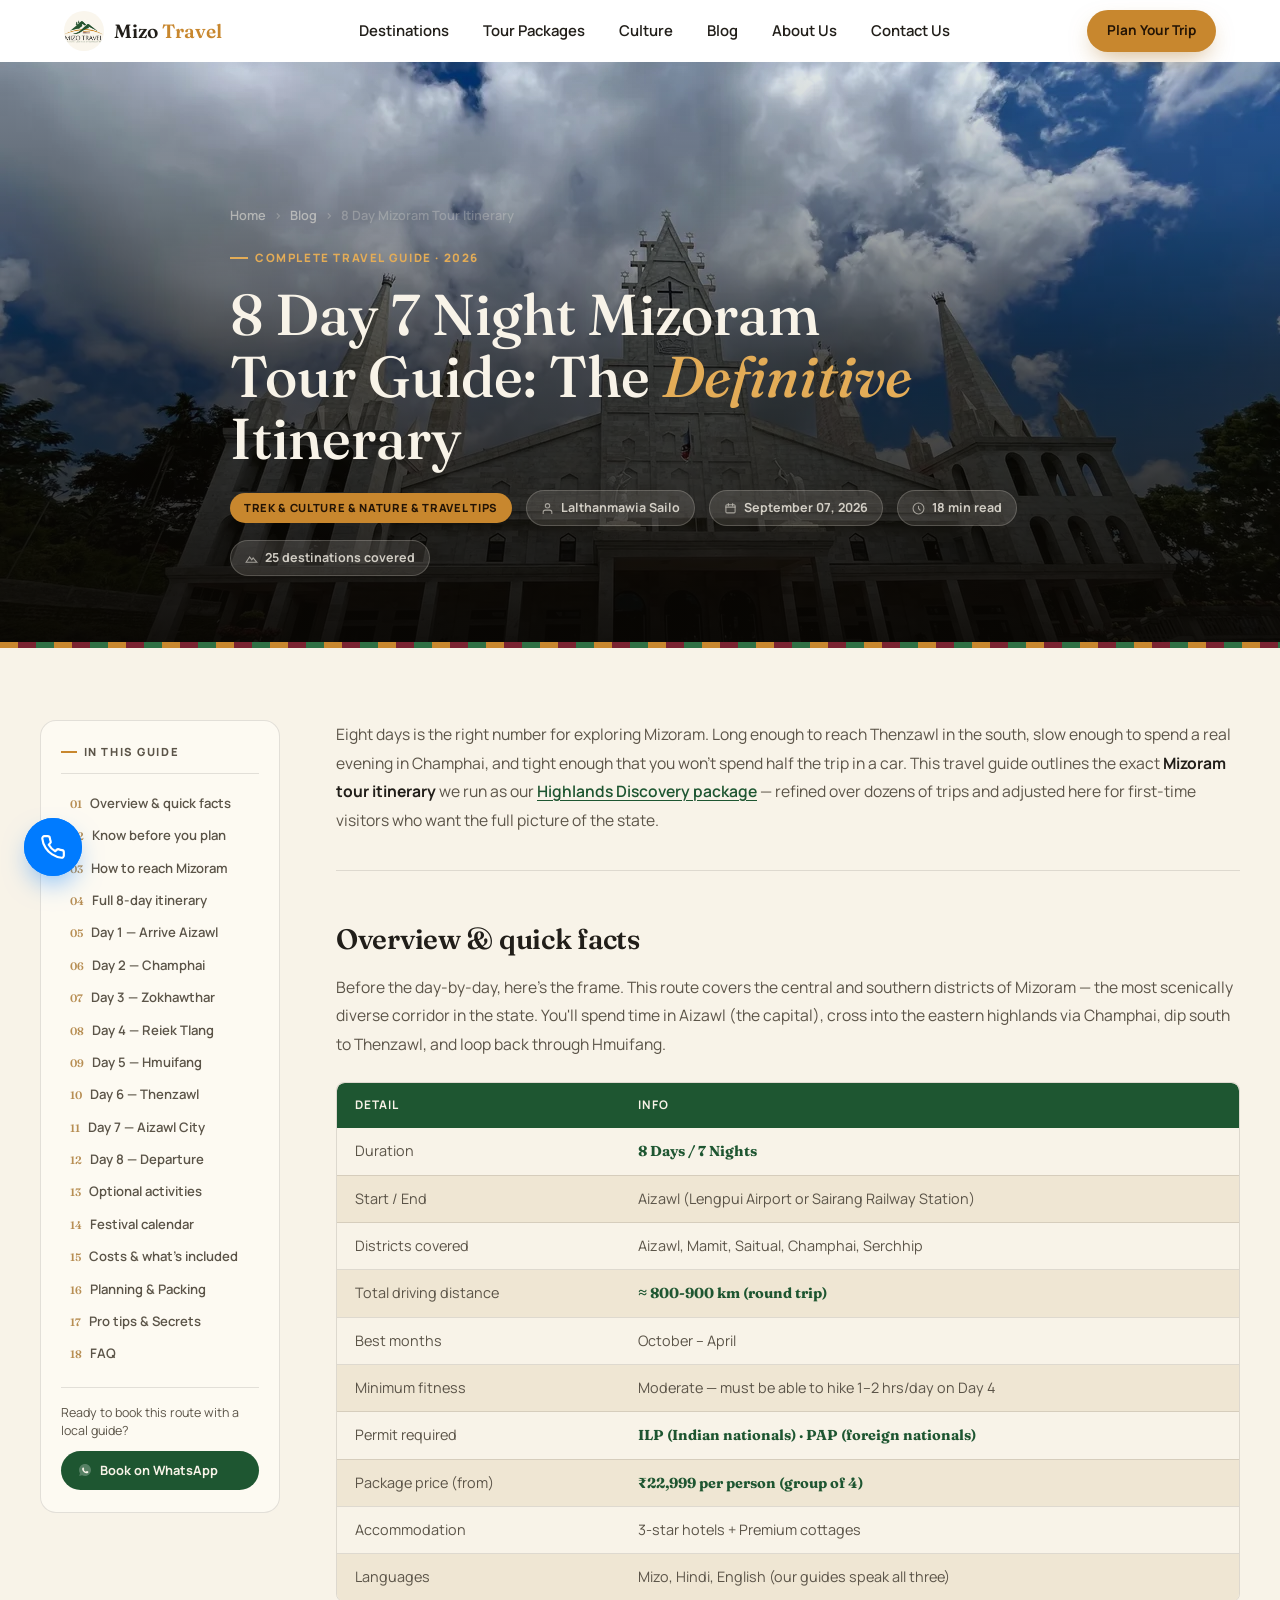
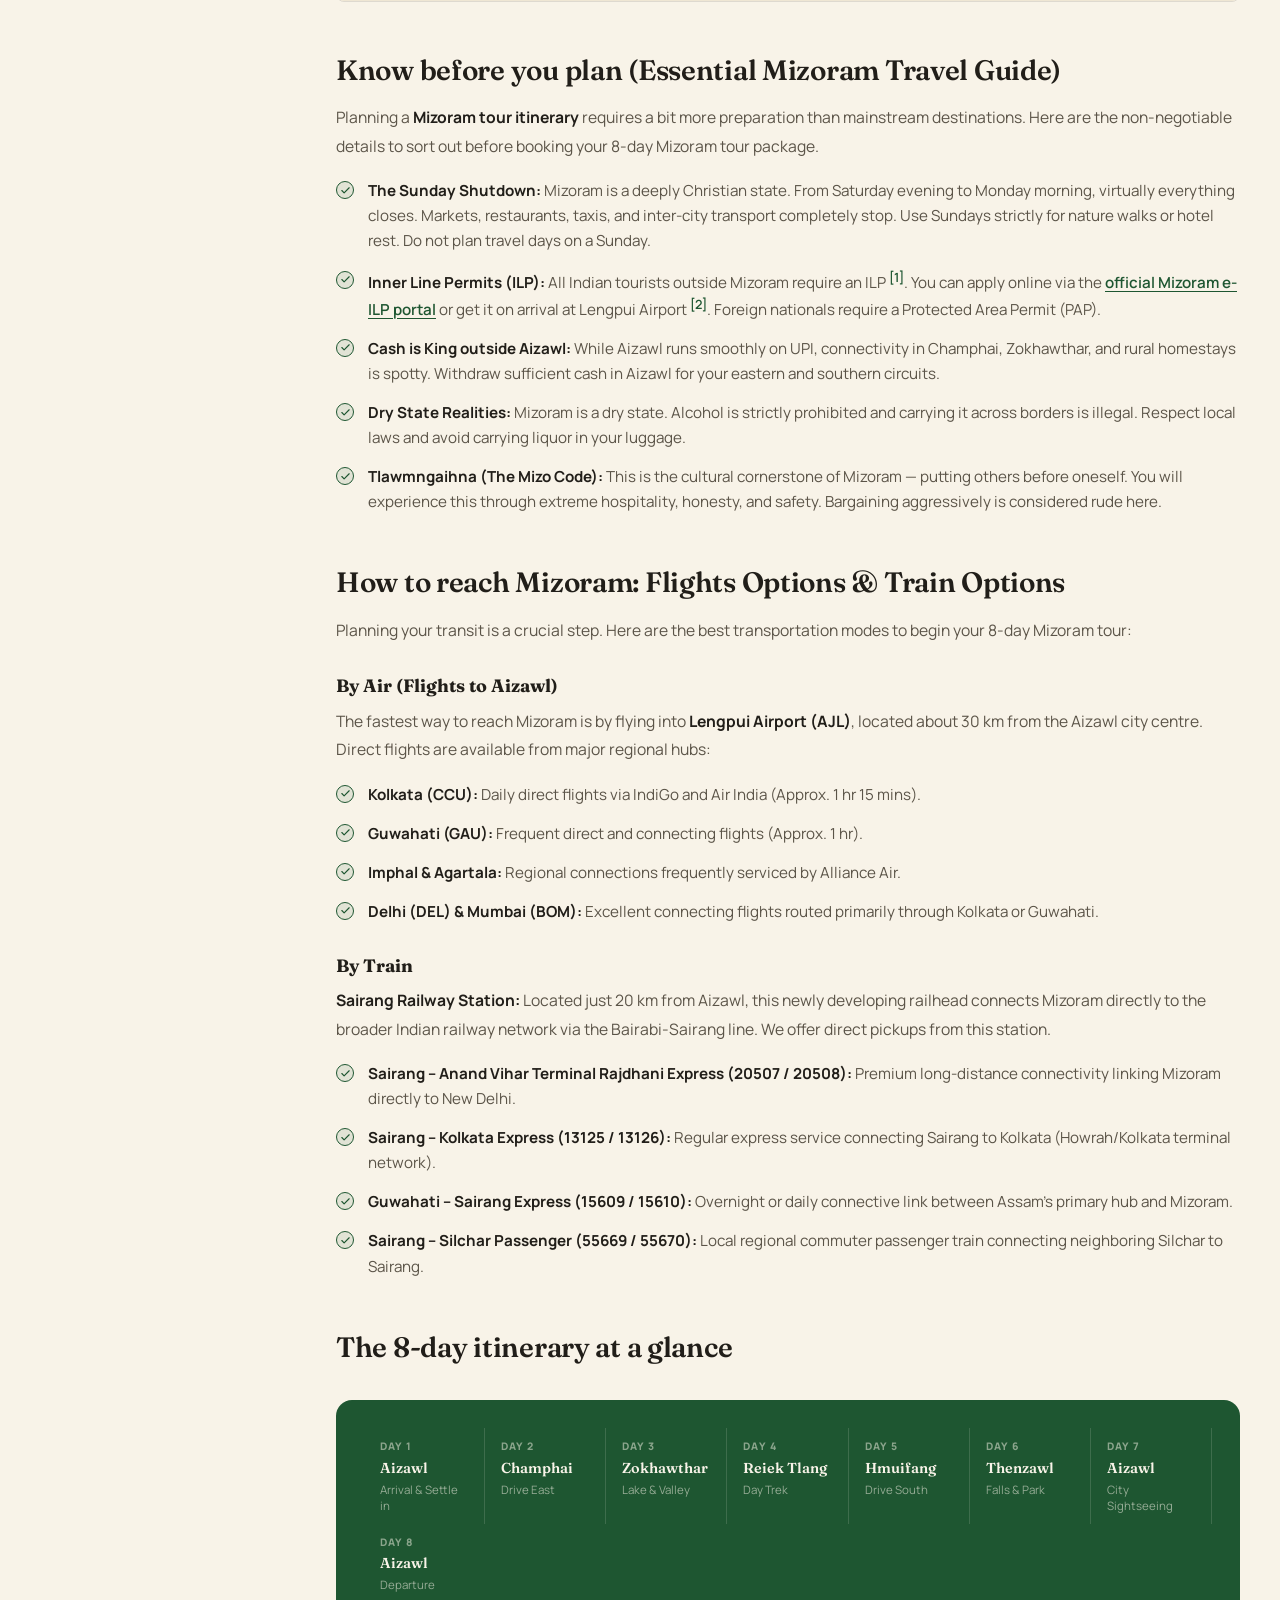
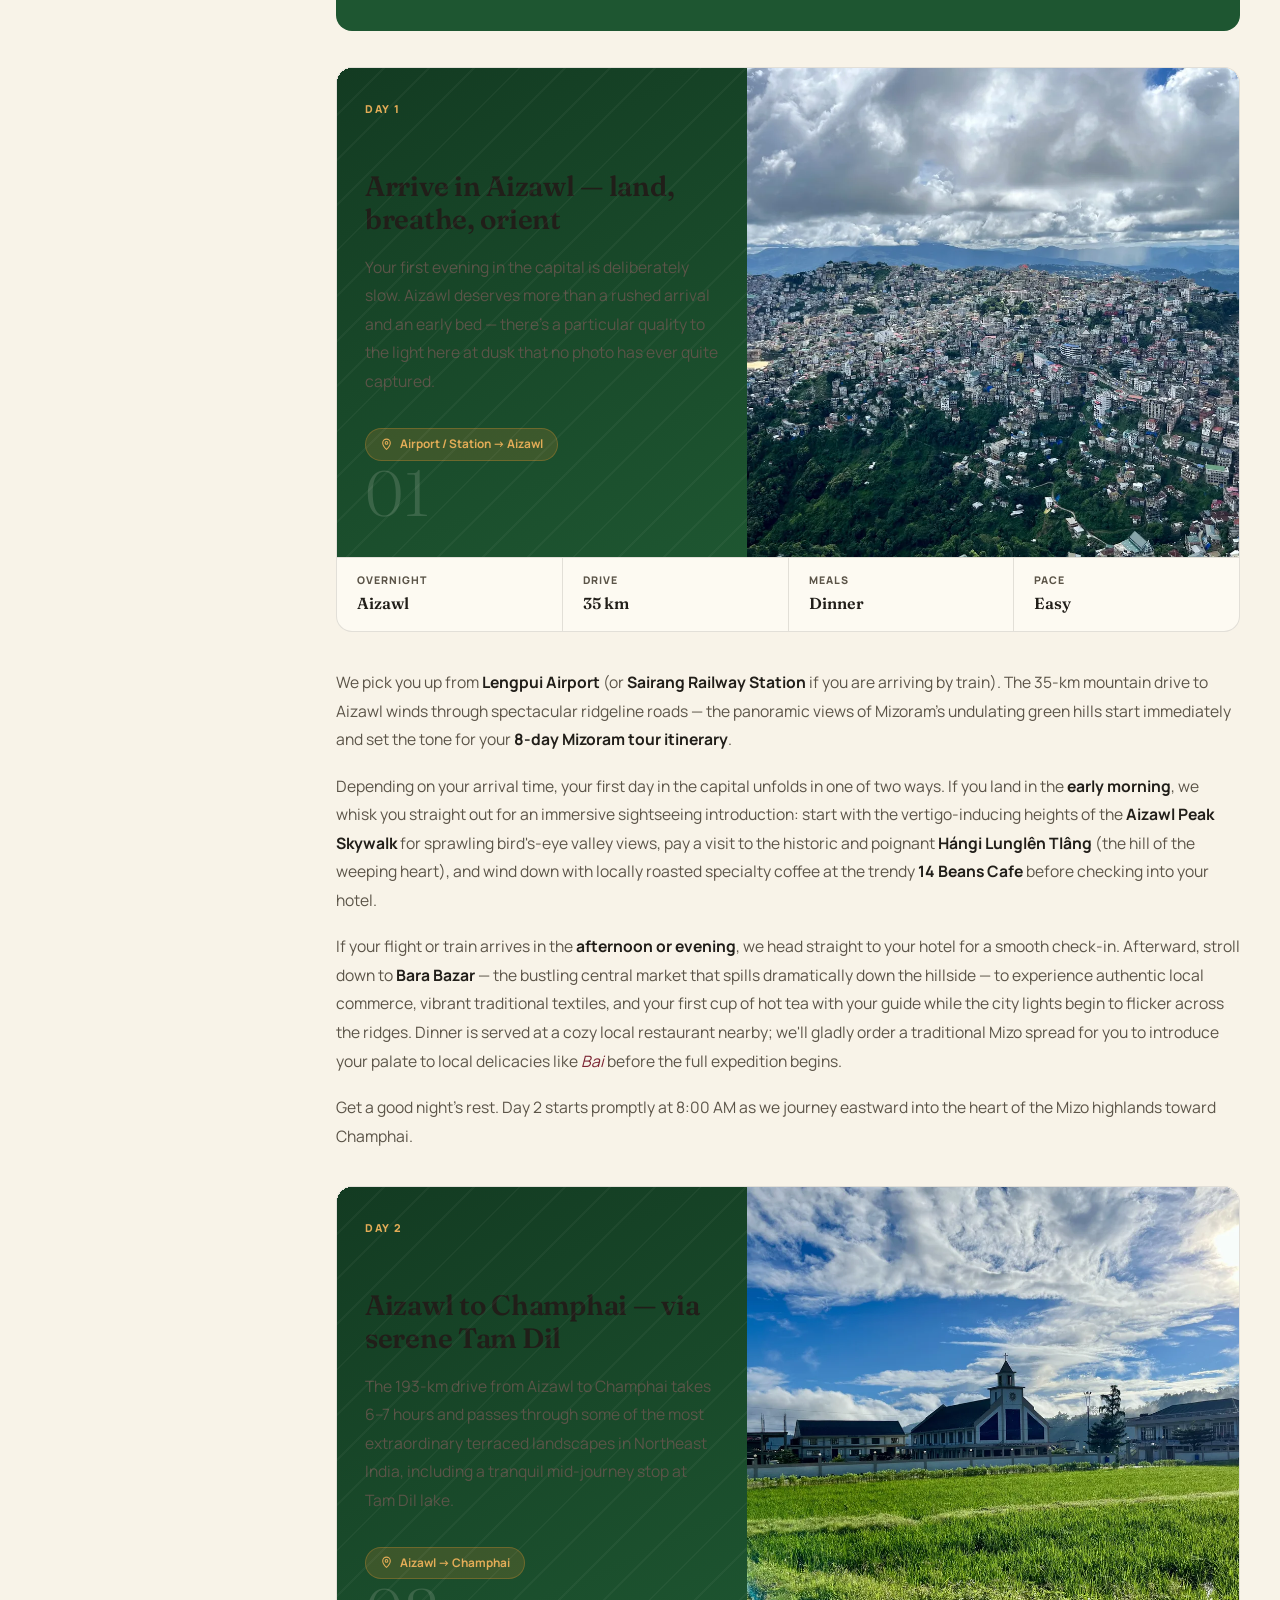
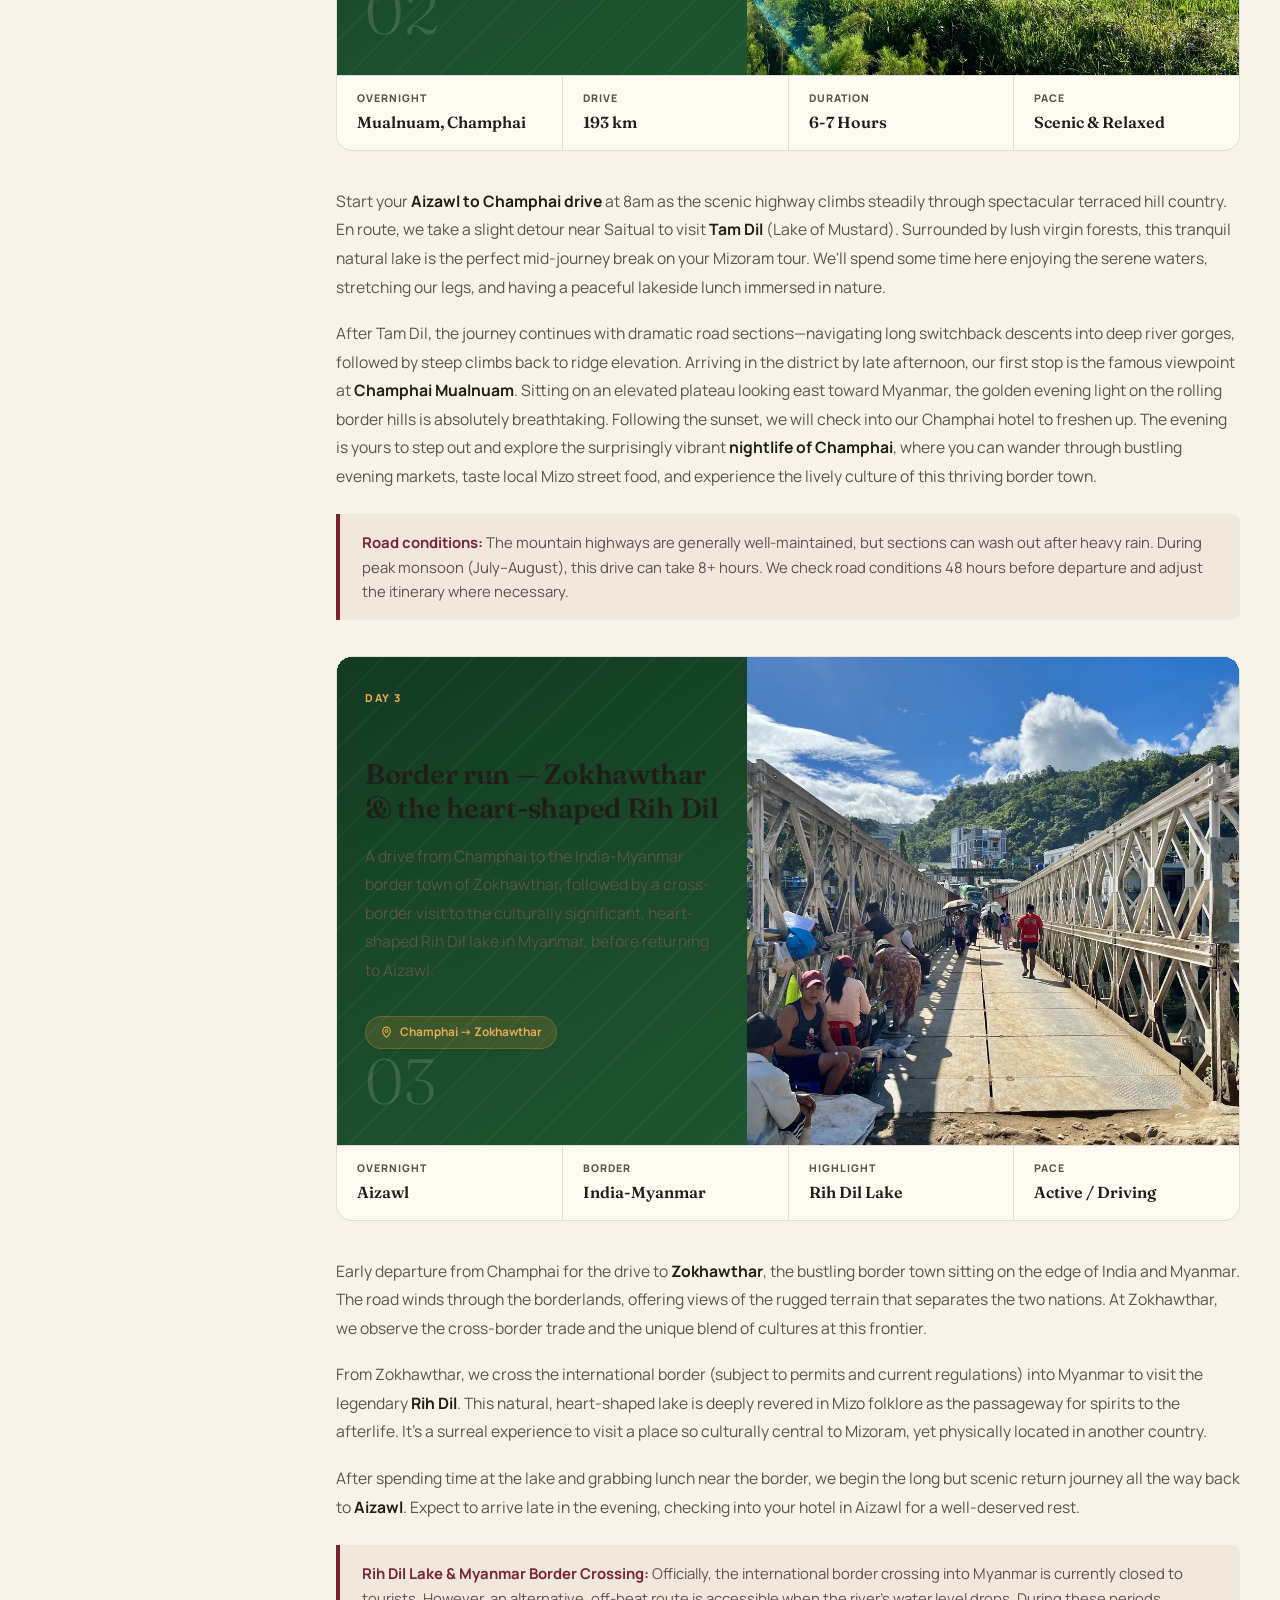
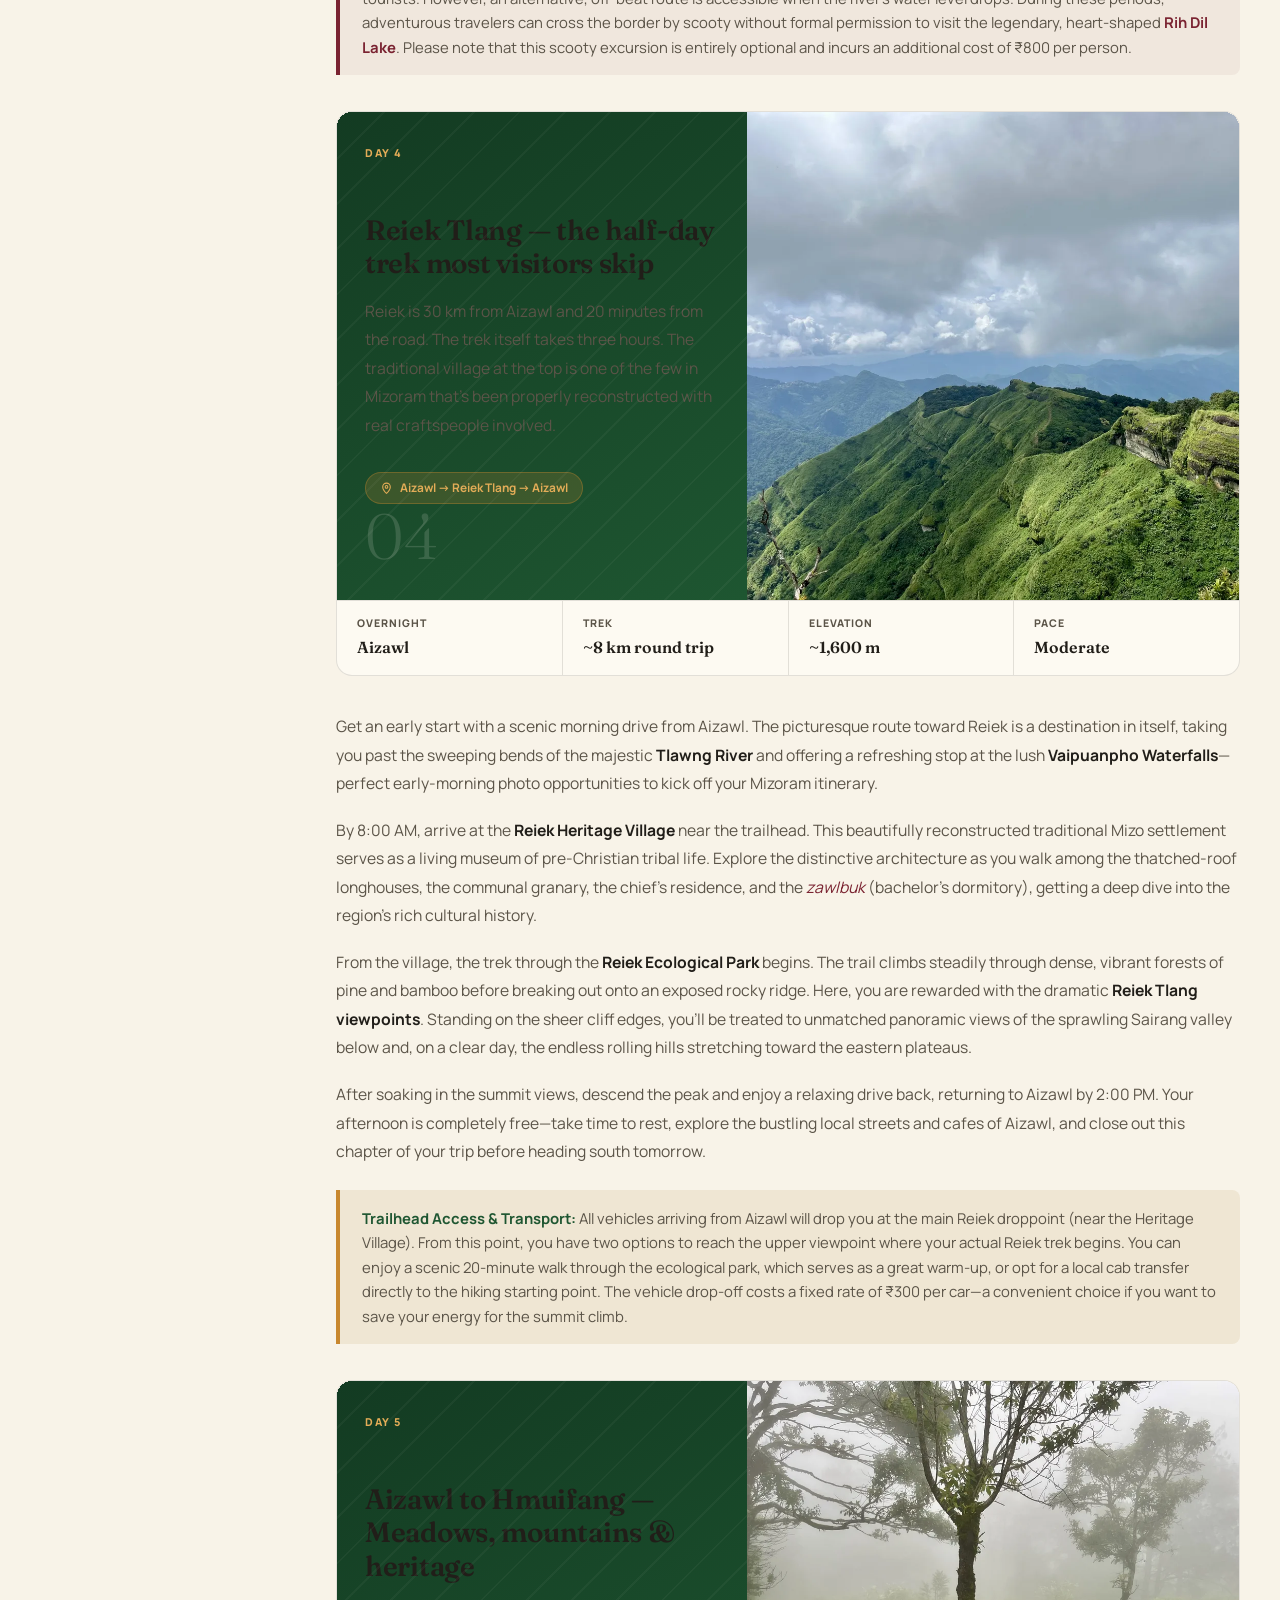
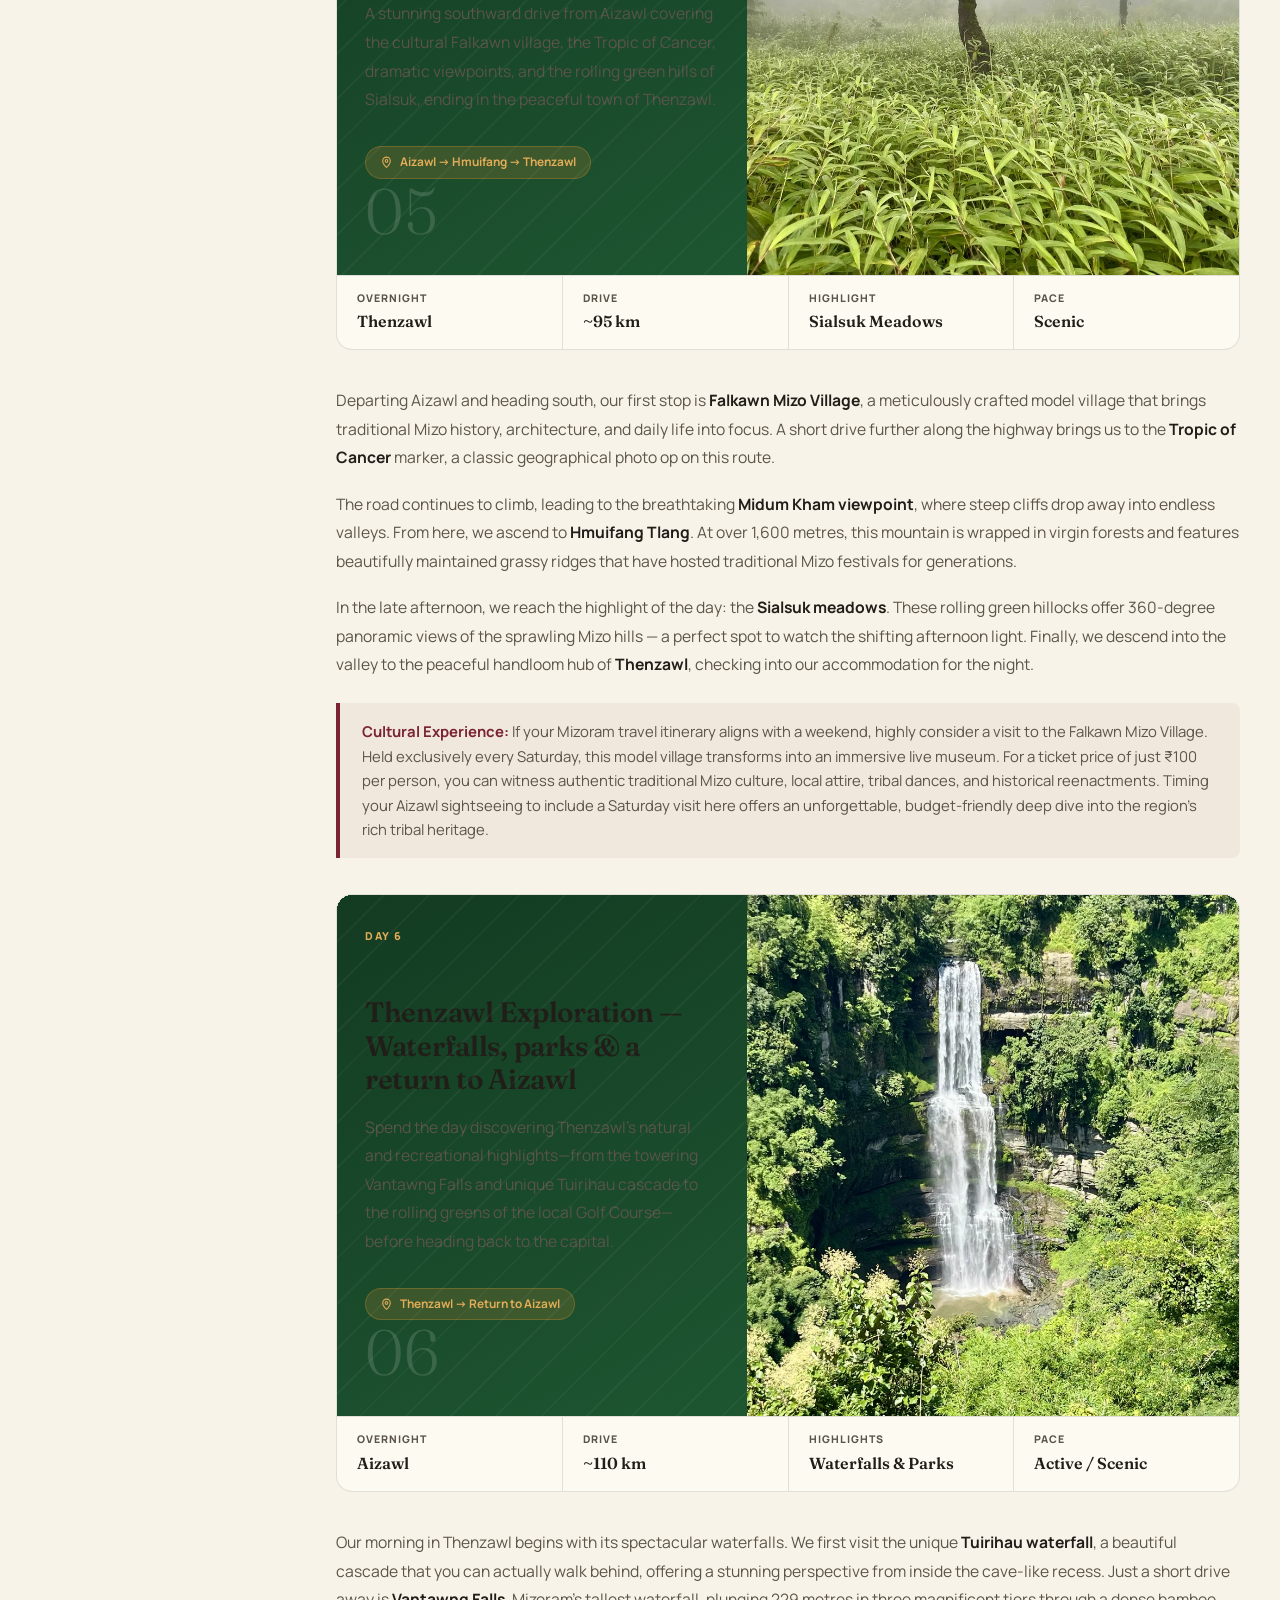
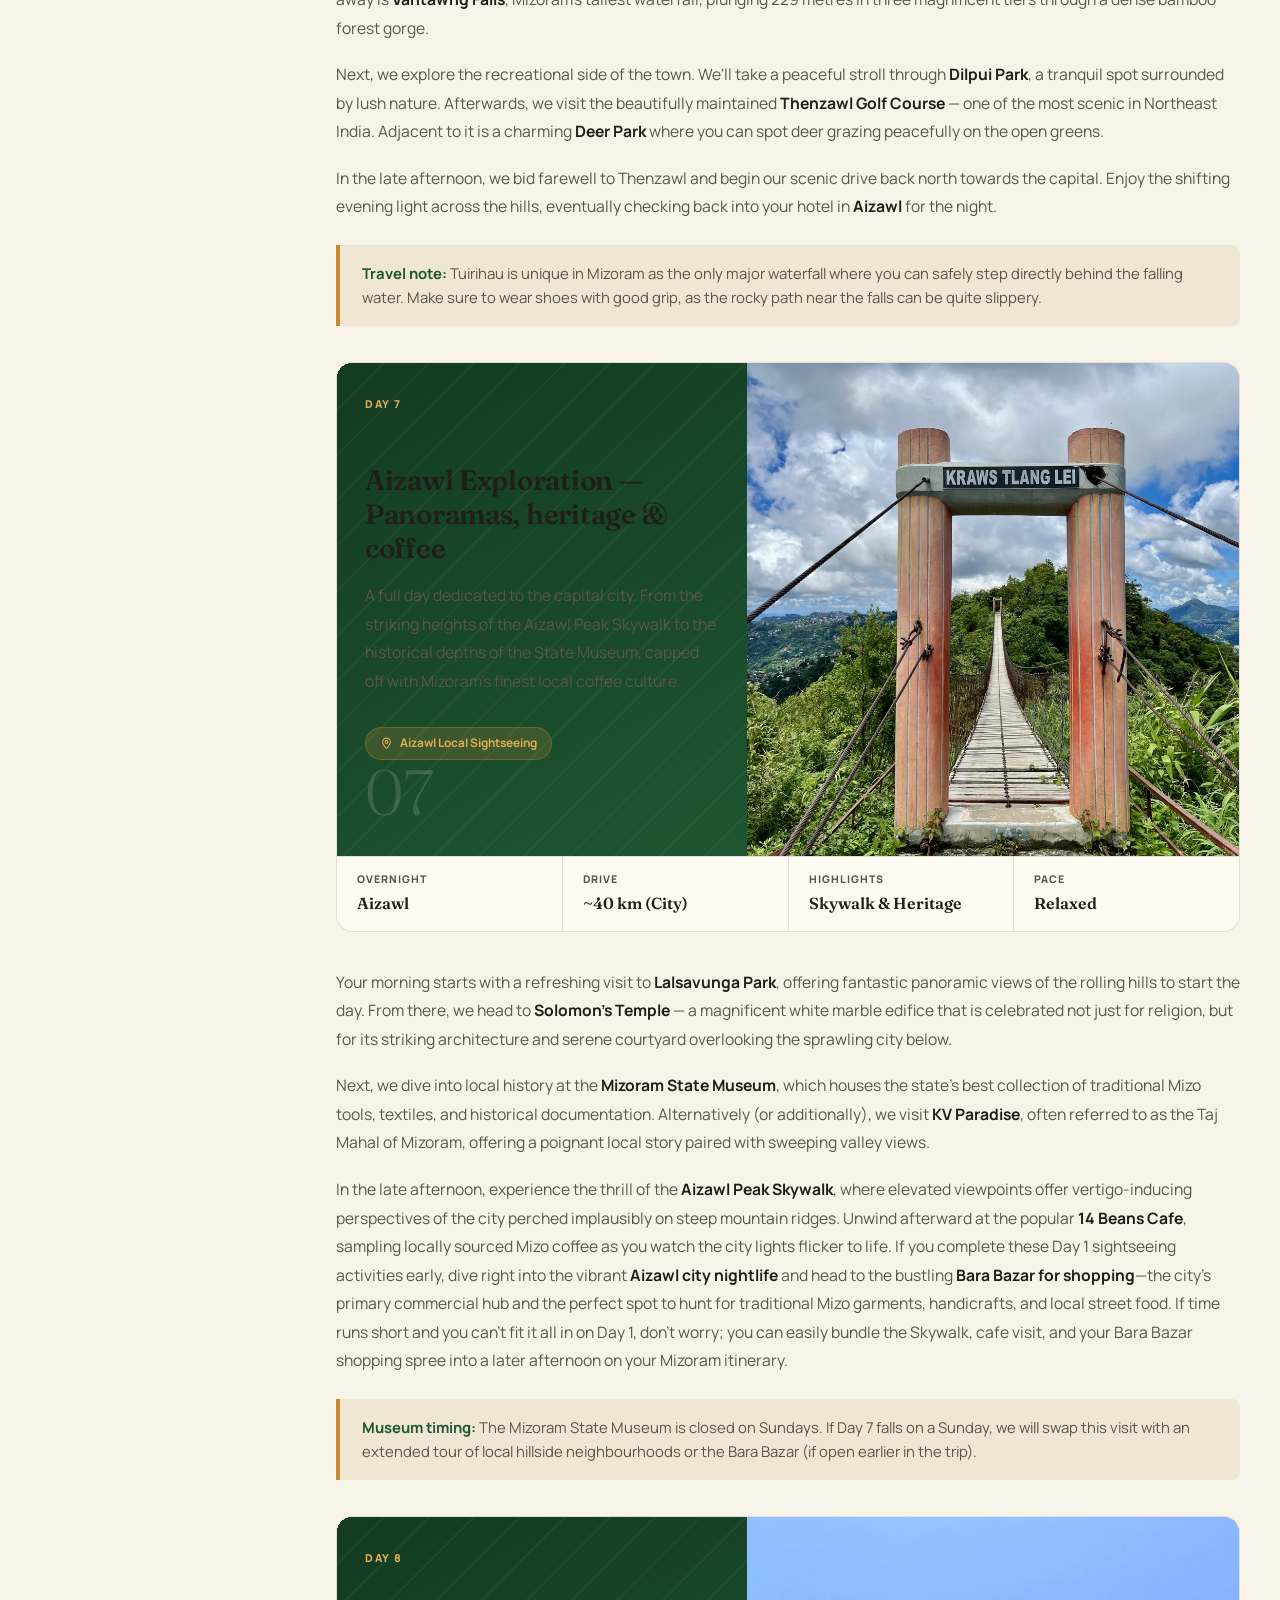
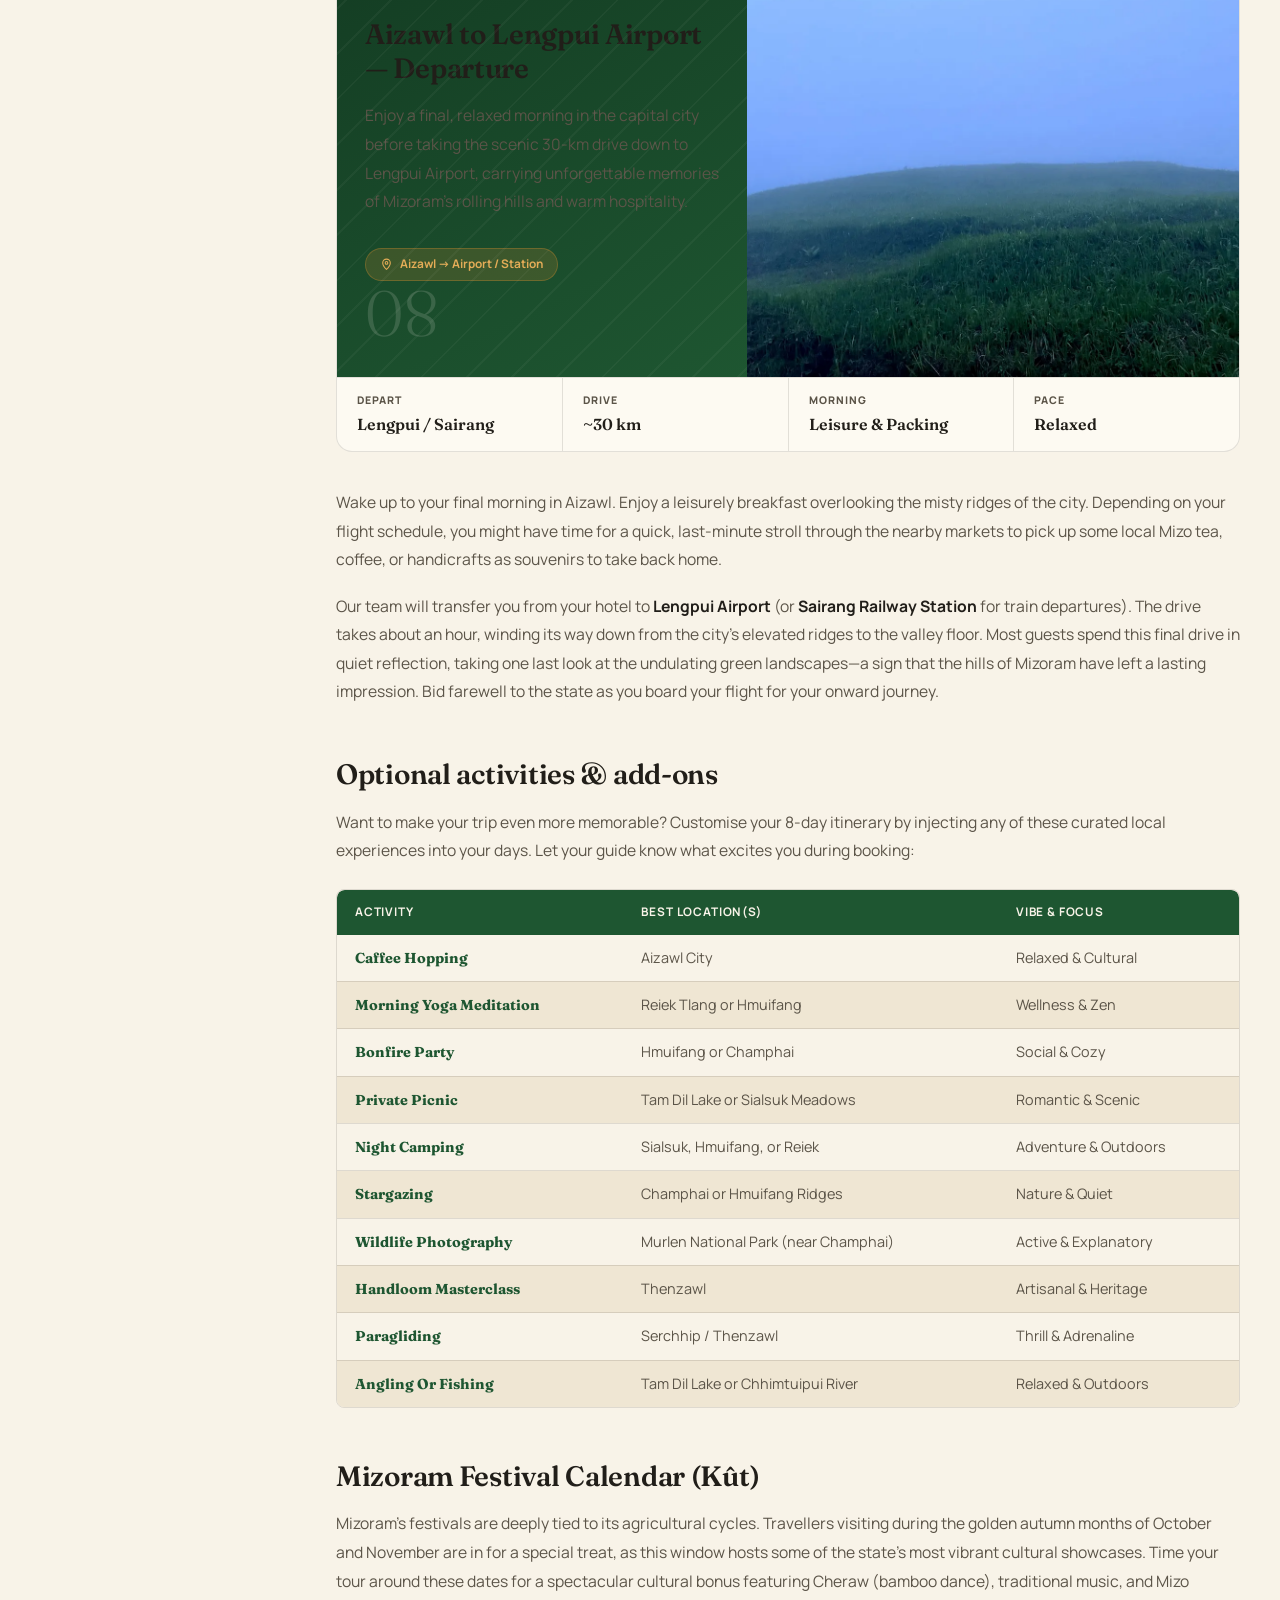
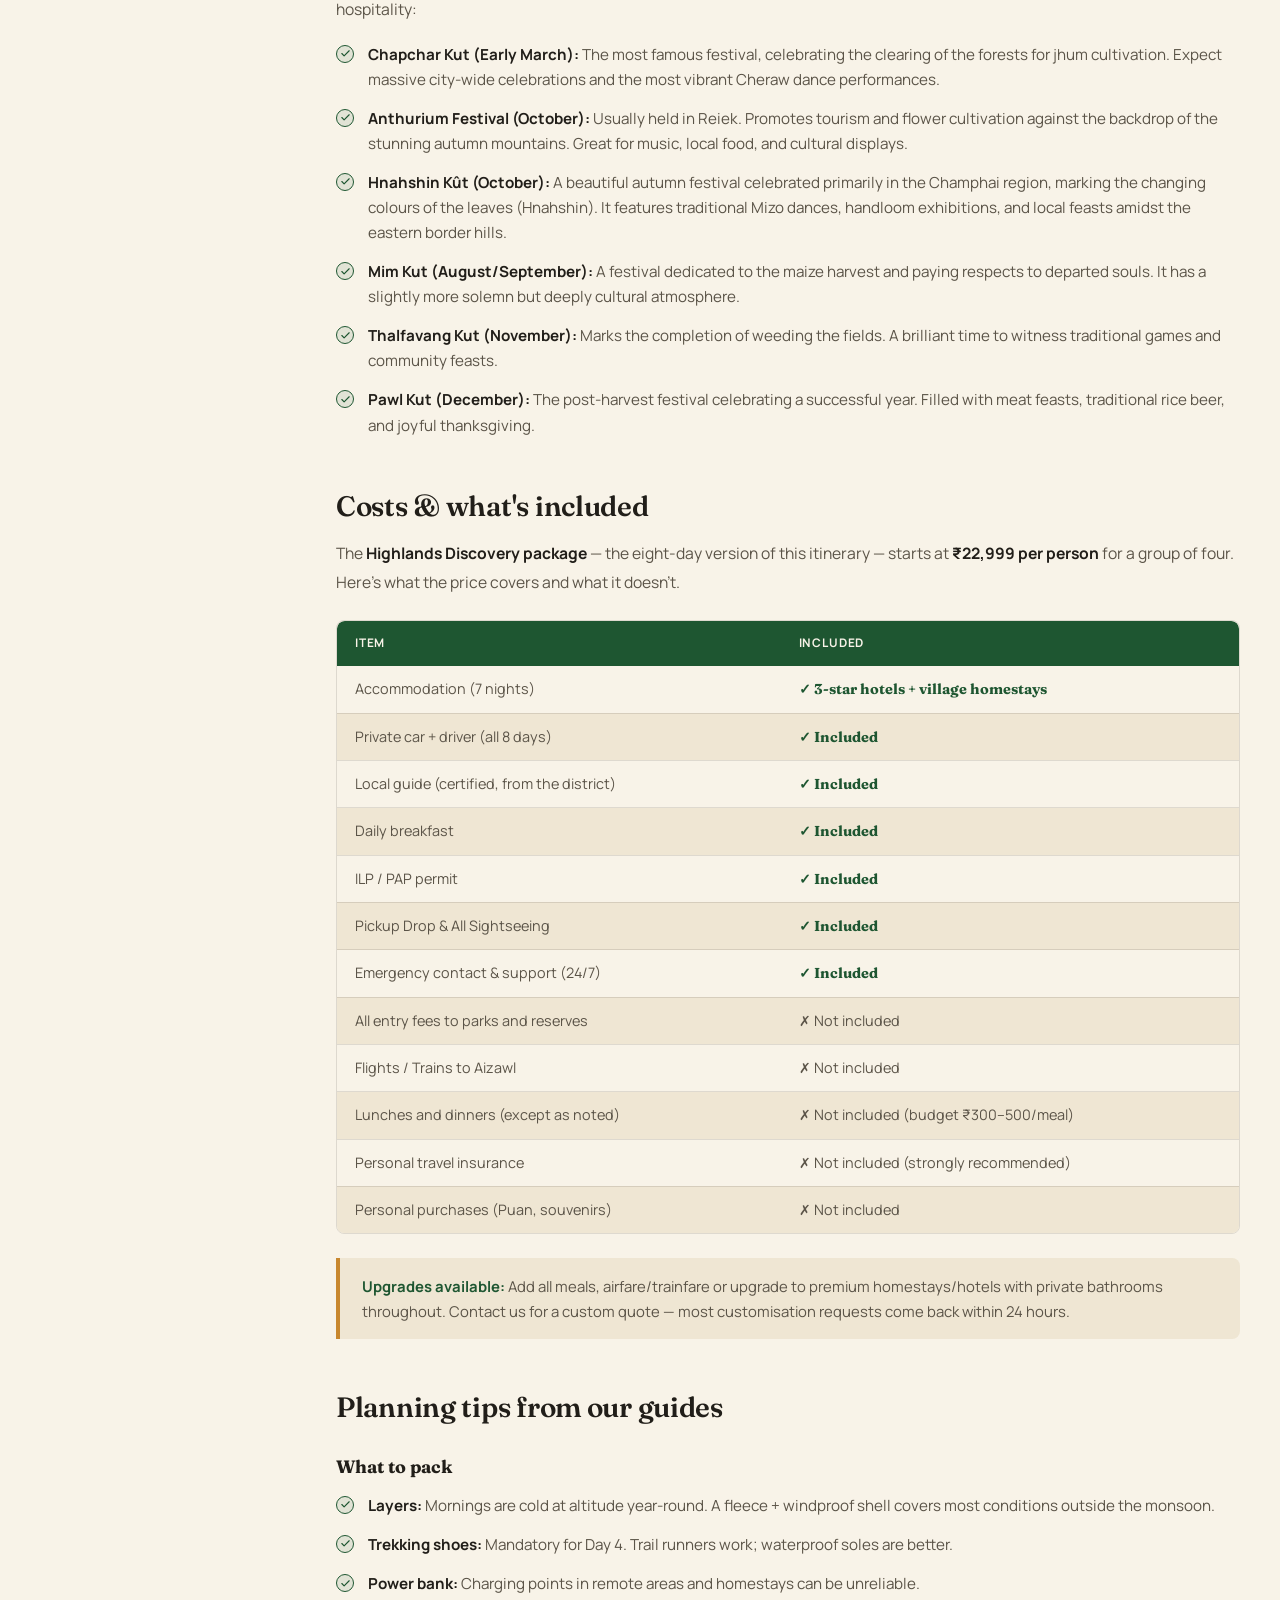
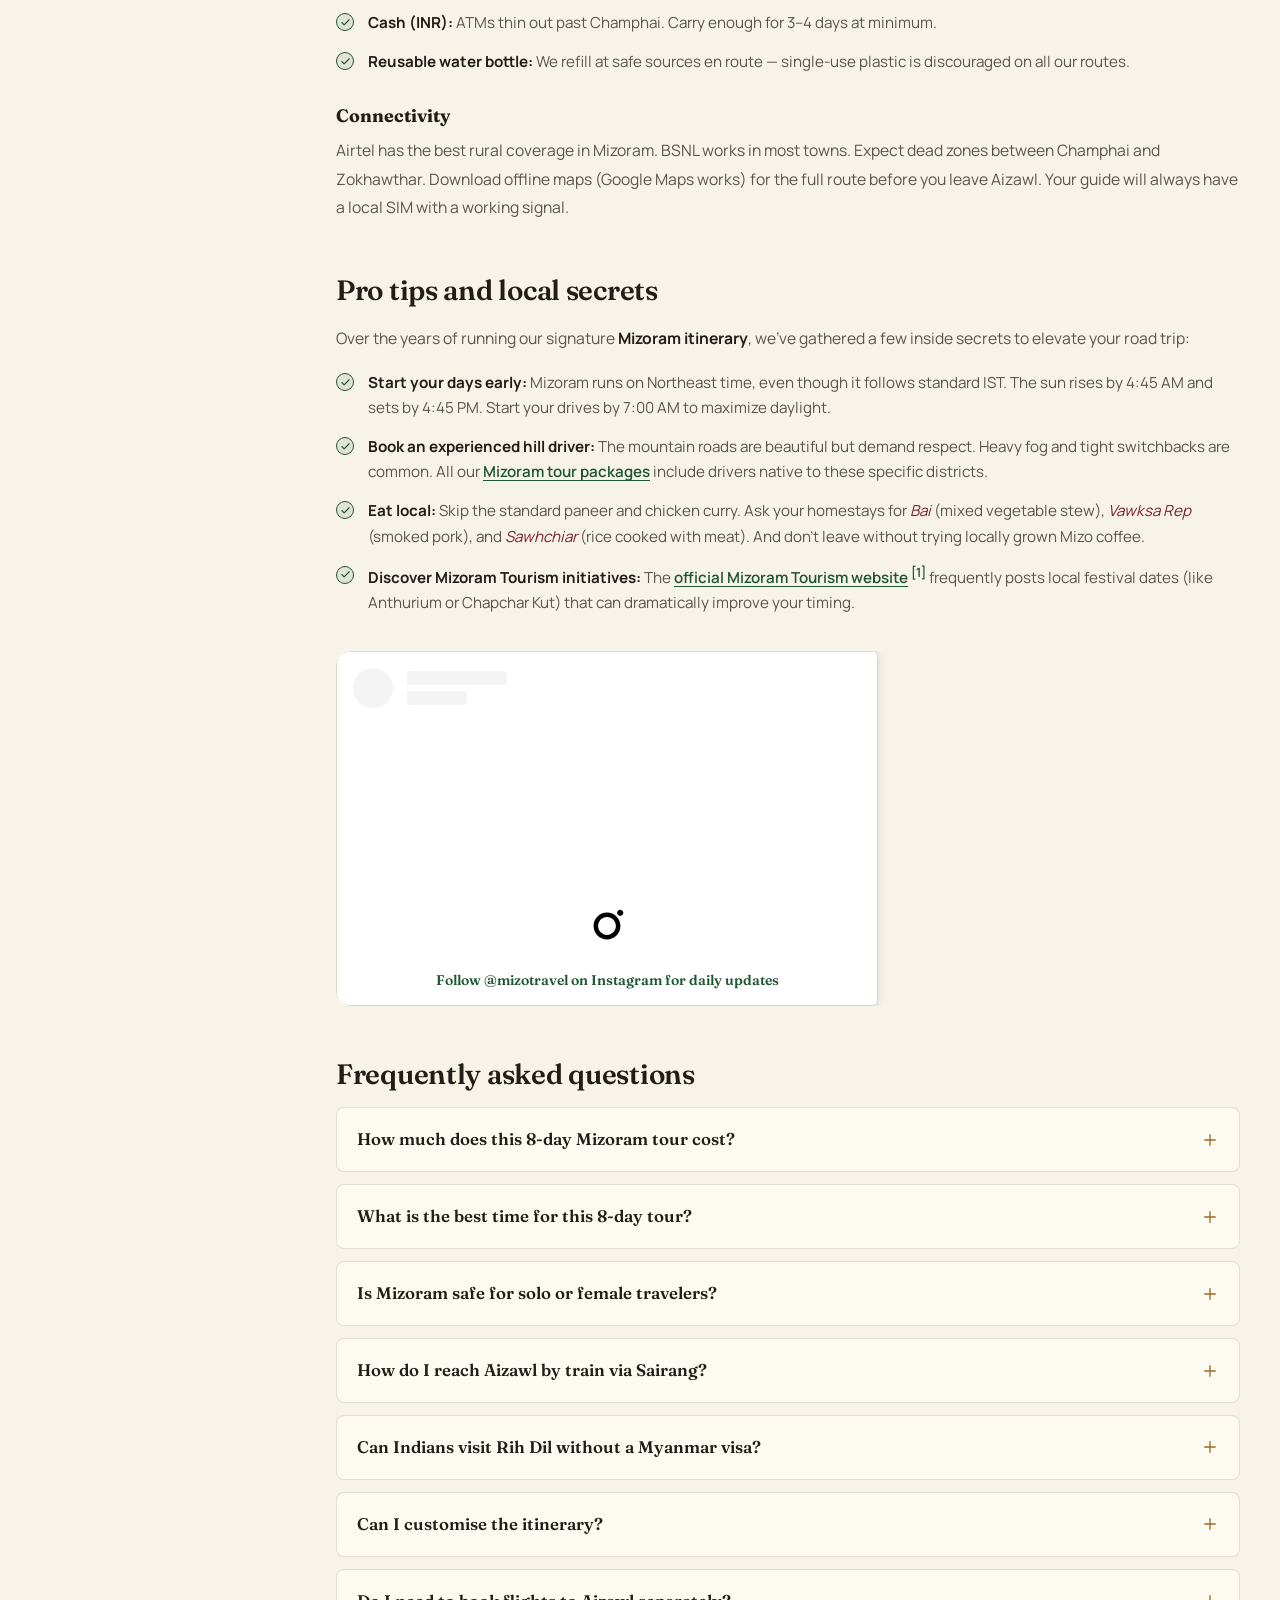
<file: blog/mizoram-8-day-itinerary.html>
<!DOCTYPE html>
<html lang="en">
<head>
<!-- Google tag (gtag.js) -->
<script async src="https://www.googletagmanager.com/gtag/js?id=G-KSMQ0RGHCL"></script>
<script>
  window.dataLayer = window.dataLayer || [];
  function gtag(){dataLayer.push(arguments);}
  gtag('js', new Date());
  gtag('config', 'G-KSMQ0RGHCL');
  gtag('config', 'AW-10781206606');
</script>

<meta charset="UTF-8">
<meta name="viewport" content="width=device-width, initial-scale=1.0">
<title>8 Day 7 Night Mizoram Tour Itinerary & Travel Guide (2026) — Mizo Travel</title>
<meta name="description" content="The definitive 8-day Mizoram tour itinerary — Aizawl, Reiek, Champhai, Hmuifang, and Thenzawl. Day-by-day travel guide with distances, costs, and tips.">
<meta name="keywords" content="Mizoram tour itinerary, Mizoram travel guide, 8 day Mizoram tour, 7 night Mizoram itinerary, Mizoram tour package 8 days, Aizawl travel guide, Champhai tour guide, Vantawng Falls, Northeast India 8 day tour, Aizawl to Thenzawl">
<meta name="robots" content="index, follow">
<meta name="author" content="Lalthanmawia Sailo, Mizo Travel">
<link rel="canonical" href="https://www.mizotravel.com/blog/mizoram-8-day-itinerary.html">
<meta name="theme-color" content="#1E5631">

<!-- Open Graph -->
<meta property="og:type" content="article">
<meta property="og:title" content="8 Day 7 Night Mizoram Tour Itinerary & Travel Guide (2026)">
<meta property="og:description" content="The definitive 8-day Mizoram tour itinerary — Aizawl, Reiek, Champhai, Hmuifang, and Thenzawl. Day-by-day travel guide with distances, costs, and tips.">
<meta property="og:image" content="https://www.mizotravel.com/assets/Mizoram Tour Package.webp">
<meta property="og:url" content="https://www.mizotravel.com/blog/mizoram-8-day-itinerary.html">
<meta property="og:locale" content="en_IN">
<meta property="article:author" content="Lalthanmawia Sailo">
<meta property="article:published_time" content="2026-09-07">
<meta property="article:modified_time" content="2026-09-07">
<meta property="article:section" content="Travel Guide">
<meta property="article:tag" content="Mizoram">
<meta property="article:tag" content="Northeast India">
<meta property="article:tag" content="Trekking">

<!-- Twitter -->
<meta name="twitter:card" content="summary_large_image">
<meta name="twitter:title" content="8 Day 7 Night Mizoram Tour Itinerary (2026) — Mizo Travel">
<meta name="twitter:description" content="Day-by-day travel guide covering Aizawl, Reiek, Champhai, Hmuifang, and Thenzawl.">
<meta name="twitter:image" content="https://www.mizotravel.com/assets/Mizoram Tour Package.webp">

<link rel="icon" type="image/jpeg" href="../assets/logo.jpg">
<link rel="apple-touch-icon" href="../assets/logo.jpg">

<link rel="preconnect" href="https://fonts.googleapis.com">
<link rel="preconnect" href="https://fonts.gstatic.com" crossorigin>
<link href="https://fonts.googleapis.com/css2?family=Fraunces:ital,opsz,wght@0,9..144,300;0,9..144,500;0,9..144,600;1,9..144,500&family=Manrope:wght@400;500;600;700;800&display=swap" rel="stylesheet">

<link rel="stylesheet" href="../css/style.css">

<!-- Structured Data -->
<script type="application/ld+json">
{
  "@context": "https://schema.org",
  "@type": "BreadcrumbList",
  "itemListElement": [
    { "@type": "ListItem", "position": 1, "name": "Home",  "item": "https://www.mizotravel.com/" },
    { "@type": "ListItem", "position": 2, "name": "Blog",  "item": "https://www.mizotravel.com/blog.html" },
    { "@type": "ListItem", "position": 3, "name": "8 Day 7 Night Mizoram Tour Guide", "item": "https://www.mizotravel.com/blog/mizoram-8-day-itinerary.html" }
  ]
}
</script>
<script type="application/ld+json">
{
  "@context": "https://schema.org",
  "@type": "Article",
  "headline": "8 Day 7 Night Mizoram Tour Itinerary & Travel Guide (2026)",
  "description": "The definitive 8-day Mizoram tour itinerary covering Aizawl, Reiek Tlang, Champhai Valley, Hmuifang Tlang, and Thenzawl — with distances, costs, permit tips, and honest notes on what to expect.",
  "image": "https://www.mizotravel.com/assets/Mizoram Tour Package.webp",
  "author": { "@type": "Person", "name": "Lalthanmawia Sailo", "url": "https://www.mizotravel.com/about.html" },
  "publisher": {
    "@type": "Organization",
    "name": "Mizo Travel",
    "url": "https://www.mizotravel.com/",
    "logo": { "@type": "ImageObject", "url": "https://www.mizotravel.com/assets/logo.jpg" }
  },
  "datePublished": "2026-09-07",
  "dateModified": "2026-09-07",
  "mainEntityOfPage": "https://www.mizotravel.com/blog/mizoram-8-day-itinerary.html",
  "articleSection": "Travel Guide",
  "keywords": ["Mizoram tour itinerary", "Mizoram travel guide", "8 days Mizoram tour package", "Aizawl", "Reiek", "Champhai", "Hmuifang", "Thenzawl", "Northeast India"],
  "wordCount": 4600,
  "inLanguage": "en-IN",
  "about": { "@type": "Place", "name": "Mizoram", "addressCountry": "IN" }
}
</script>
<script type="application/ld+json">
{
  "@context": "https://schema.org",
  "@type": "TouristTrip",
  "name": "8 Day 7 Night Mizoram Highlands Discovery Tour",
  "description": "A complete 8-day tour of Mizoram covering Aizawl, Reiek Tlang, Champhai, Rih Dil, Vantawng Falls, Hmuifang, and Thenzawl.",
  "touristType": ["Adventure travellers", "Cultural tourists", "Nature enthusiasts"],
  "itinerary": {
    "@type": "ItemList",
    "itemListElement": [
      { "@type": "ListItem", "position": 1, "name": "Day 1 — Arrive in Aizawl via Lengpui Airport or Sairang Station, City Orientation" },
      { "@type": "ListItem", "position": 2, "name": "Day 2 — Drive to Champhai, Tam Dil Lake, Champhai Mualnuam" },
      { "@type": "ListItem", "position": 3, "name": "Day 3 — Drive to Zokhawthar, India-Myanmar Border, Rih Dil Lake, Return to Aizawl" },
      { "@type": "ListItem", "position": 4, "name": "Day 4 — Reiek Tlang day trek and Heritage Village" },
      { "@type": "ListItem", "position": 5, "name": "Day 5 — Drive to Thenzawl, Falkawn Village, Hmuifang Tlang, Sialsuk Meadows" },
      { "@type": "ListItem", "position": 6, "name": "Day 6 — Thenzawl Exploration, Vantawng Falls, Tuirihau Falls, Dilpui Park, Return to Aizawl" },
      { "@type": "ListItem", "position": 7, "name": "Day 7 — Aizawl sightseeing: Lalsavunga Park, Solomon's Temple, State Museum, Bara Bazar" },
      { "@type": "ListItem", "position": 8, "name": "Day 8 — Departure via Lengpui Airport or Sairang Station" }
    ]
  },
  "provider": {
    "@type": "TravelAgency",
    "name": "Mizo Travel",
    "url": "https://www.mizotravel.com/",
    "telephone": "+919531671758"
  }
}
</script>
<script type="application/ld+json">
{
  "@context": "https://schema.org",
  "@type": "FAQPage",
  "mainEntity": [
    {
      "@type": "Question",
      "name": "How much does an 8-day Mizoram tour cost?",
      "acceptedAnswer": { "@type": "Answer", "text": "An 8-day Mizoram tour with Mizo Travel starts from ₹22,999 per person for a group of 4, including 3-star hotels or homestays, private car, daily breakfast, ILP assistance, and local guides." }
    },
    {
      "@type": "Question",
      "name": "What is the best time for an 8-day Mizoram tour?",
      "acceptedAnswer": { "@type": "Answer", "text": "October to March is ideal — dry roads, clear views. Early March includes Chapchar Kut festival. Experience the best of Mizo culture in October at the Reiek Anthurium Festival and Champhai's Hnahshin Kût." }
    },
    {
      "@type": "Question",
      "name": "Do I need a permit for an 8-day Mizoram tour?",
      "acceptedAnswer": { "@type": "Answer", "text": "Yes. Indian nationals need an Inner Line Permit (ILP); foreign nationals need a Protected Area Permit (PAP). Mizo Travel handles all permit paperwork as part of the package — you just provide your ID details at least 10 days before travel." }
    },
    {
      "@type": "Question",
      "name": "Can I customise this 8-day itinerary?",
      "acceptedAnswer": { "@type": "Answer", "text": "Absolutely. Every Mizo Travel package is a starting point. Contact us via WhatsApp and we'll build a custom itinerary around your dates, fitness level, interests, and group size — usually within 24 hours." }
    },
    {
      "@type": "Question",
      "name": "Is Mizoram safe for solo or female travelers?",
      "acceptedAnswer": { "@type": "Answer", "text": "Yes, Mizoram is highly safe. The local culture revolves around 'Tlawmngaihna', emphasizing hospitality and respect. Crime rates are among the lowest in India, making it exceptionally safe for solo and female travelers." }
    },
    {
      "@type": "Question",
      "name": "How do I reach Aizawl by train via Sairang?",
      "acceptedAnswer": { "@type": "Answer", "text": "The Bairabi-Sairang railway project connects Mizoram to the Indian railway network. Sairang Railway Station is just 20 km from Aizawl. We offer pickup from Sairang as an alternative to Lengpui Airport for all our tour packages." }
    },
    {
      "@type": "Question",
      "name": "Can Indians visit Rih Dil without a Myanmar visa?",
      "acceptedAnswer": { "@type": "Answer", "text": "Indian citizens can visit Rih Dil Lake by crossing the border at Zokhawthar. Under the Free Movement Regime (FMR) and local border pass arrangements, a day visit does not require a formal Myanmar visa, just an official border pass obtained on-site with valid Indian ID." }
    }
  ]
}
</script>

<style>
/* ============================================================
   ARTICLE PAGE — page-specific styles only.
   All tokens, resets, header, footer, .wrap, .btn, .reveal,
   .back-top, .call-float come from style.css.
   ============================================================ */

/* ---- Reading progress bar ---- */
.read-progress{
  position:fixed; top:0; left:0; height:3px; z-index:300; width:0%;
  background:linear-gradient(90deg, var(--forest-light), var(--gold), var(--maroon));
  transition:width .1s linear;
}

/* ---- Article hero ---- */
.art-hero{
  position:relative; min-height:72vh;
  display:flex; align-items:flex-end;
  overflow:hidden; background:var(--forest-dark);
}
.art-hero-bg{
  position:absolute; inset:0;
  width:100%; height:100%;
  object-fit:cover; display:block;
  opacity:0; transition:opacity .55s ease;
}
.art-hero-bg.loaded{ opacity:1; }
/* SVG placeholder gradient shown before image loads */
.art-hero-svg{
  position:absolute; inset:0; width:100%; height:100%;
}
.art-hero-scrim{
  position:absolute; inset:0;
  background:linear-gradient(
    to top,
    rgba(8,6,3,.95) 0%,
    rgba(8,6,3,.65) 44%,
    rgba(8,6,3,.25) 72%,
    rgba(8,6,3,0) 100%
  );
}
/* Puan stripe */
.art-hero::after{
  content:''; position:absolute; bottom:0; left:0; right:0; height:6px; z-index:2;
  background-image:repeating-linear-gradient(
    90deg, var(--gold) 0 18px, var(--maroon) 18px 36px, var(--forest-light) 36px 54px);
}
.art-hero-inner{
  position:relative; z-index:1;
  padding:120px 0 72px;
  max-width:820px;
}
/* Breadcrumb */
.breadcrumb{
  display:flex; align-items:center; gap:8px;
  font-size:.8rem; font-weight:600;
  color:rgba(248,243,232,.5); margin-bottom:24px;
}
.breadcrumb a{ color:rgba(248,243,232,.5); transition:color .2s; }
.breadcrumb a:hover{ color:var(--gold-light); }
.breadcrumb span{ color:rgba(248,243,232,.25); }

.art-hero-eyebrow{
  font-size:.72rem; font-weight:800; letter-spacing:.14em; text-transform:uppercase;
  color:var(--gold-light); display:flex; align-items:center; gap:.6em;
  margin-bottom:16px;
}
.art-hero-eyebrow::before{ content:''; width:18px; height:2px; background:var(--gold-light); display:inline-block; }
.art-hero h1{
  color:var(--cream);
  font-size:clamp(2rem,1.2rem + 4vw,3.6rem);
  font-weight:500; line-height:1.08;
  margin-bottom:20px;
}
.art-hero h1 em{ color:var(--gold-light); font-style:italic; }
.art-meta-row{
  display:flex; flex-wrap:wrap; align-items:center; gap:14px;
}
.art-meta-pill{
  display:inline-flex; align-items:center; gap:7px;
  background:rgba(248,243,232,.12); border:1px solid rgba(248,243,232,.2);
  border-radius:999px; padding:7px 14px;
  font-size:.78rem; font-weight:700; color:rgba(248,243,232,.8);
}
.art-meta-pill svg{ width:13px; height:13px; opacity:.7; flex-shrink:0; }
.art-cat-badge{
  background:var(--gold); color:#231405;
  font-size:.7rem; font-weight:800; letter-spacing:.06em; text-transform:uppercase;
  padding:6px 14px; border-radius:999px;
}

/* ============================================================
   LAYOUT — two-column: sticky TOC + article body
   ============================================================ */
.art-layout{
  display:grid;
  grid-template-columns:240px 1fr;
  gap:56px;
  align-items:start;
  padding:72px 0 108px;
}

/* ---- Sticky TOC ---- */
.art-toc{
  position:sticky; top:88px;
  background:var(--cream-soft);
  border:1px solid var(--line);
  border-radius:var(--radius);
  padding:22px 20px;
  font-size:.82rem;
}
.art-toc-title{
  font-size:.7rem; font-weight:800; letter-spacing:.14em; text-transform:uppercase;
  color:var(--ink-soft); margin-bottom:14px; padding-bottom:12px;
  border-bottom:1px solid var(--line);
  display:flex; align-items:center; gap:.6em;
}
.art-toc-title::before{ content:''; width:16px; height:2px; background:var(--gold); display:inline-block; }
.art-toc ol{ list-style:none; padding:0; margin:0; display:flex; flex-direction:column; gap:2px; counter-reset:toc; }
.art-toc ol li{ counter-increment:toc; }
.art-toc ol li a{
  display:flex; align-items:baseline; gap:8px;
  padding:6px 9px; border-radius:6px;
  font-weight:600; color:var(--ink-soft); line-height:1.4;
  transition:background .18s, color .18s;
}
.art-toc ol li a::before{
  content:counter(toc,decimal-leading-zero);
  font-family:var(--font-display); font-size:.68rem; color:var(--gold-deep); opacity:.75; flex-shrink:0;
}
.art-toc ol li a:hover,
.art-toc ol li a.on{ background:var(--cream-deep); color:var(--forest); }
.art-toc ol li a.on::before{ color:var(--forest); opacity:1; }

/* Share + CTA block under TOC */
.art-toc-cta{
  margin-top:18px; padding-top:16px; border-top:1px solid var(--line);
  display:flex; flex-direction:column; gap:10px;
}
.art-toc-cta p{ font-size:.78rem; color:var(--ink-soft); line-height:1.5; margin:0; }
.art-toc-cta a{
  display:inline-flex; align-items:center; gap:7px;
  font-size:.8rem; font-weight:700; color:var(--cream);
  background:var(--forest); border-radius:999px; padding:9px 16px;
  transition:background .22s; text-decoration:none;
}
.art-toc-cta a:hover{ background:var(--gold-deep); }

/* ============================================================
   ARTICLE BODY
   ============================================================ */
.art-body{ min-width:0; }

/* Lead paragraph */
.art-lead{
  font-size:1.12rem; color:var(--ink-soft); line-height:1.8;
  margin-bottom:36px; padding-bottom:36px;
  border-bottom:1px solid var(--line);
}

/* Running prose */
.art-body h2{
  font-size:clamp(1.3rem,.9rem + 1.2vw,1.75rem);
  font-weight:600; color:var(--ink); line-height:1.2;
  letter-spacing:-.01em;
  margin:52px 0 16px; scroll-margin-top:96px;
}
.art-body h3{
  font-size:1.12rem; font-weight:700; color:var(--ink);
  margin:32px 0 10px; scroll-margin-top:96px;
}
.art-body p{
  font-size:.98rem; color:var(--ink-soft); line-height:1.82;
  margin-bottom:18px;
}
.art-body p:last-child{ margin-bottom:0; }
.art-body strong{ color:var(--ink); font-weight:700; }
.art-body em{ color:var(--maroon); font-style:italic; }
.art-body a{
  color:var(--forest); font-weight:600;
  text-decoration:underline; text-underline-offset:3px; transition:color .2s;
}
.art-body a:hover{ color:var(--gold-deep); }

/* ---- Note / warn blocks (consistent with terms/cancellation pages) ---- */
.art-note{
  background:var(--cream-deep); border-left:4px solid var(--gold);
  border-radius:0 var(--radius-sm) var(--radius-sm) 0;
  padding:16px 22px; margin:24px 0;
}
.art-note p{ margin:0; font-size:.93rem; line-height:1.65; }
.art-note strong{ color:var(--forest); }

.art-warn{
  background:rgba(122,35,49,.06); border-left:4px solid var(--maroon);
  border-radius:0 var(--radius-sm) var(--radius-sm) 0;
  padding:16px 22px; margin:24px 0;
}
.art-warn p{ margin:0; font-size:.93rem; line-height:1.65; }
.art-warn strong{ color:var(--maroon); }

/* ---- Checklist ---- */
.art-list {
  list-style: none;
  padding: 0;
  margin: 16px 0 22px;
  display: flex;
  flex-direction: column;
  gap: 14px;
  width: 100%;
}

.art-list li {
  position: relative;
  padding-left: 32px;
  font-size: .95rem;
  color: var(--ink-soft);
  line-height: 1.65;
  width: 100%;
  box-sizing: border-box;
}

.art-list li::before {
  content: '';
  position: absolute;
  left: 0;
  top: 3px;
  width: 18px;
  height: 18px;
  border-radius: 50%;
  background: rgba(30,86,49,.1)
    url("data:image/svg+xml,%3Csvg xmlns='http://www.w3.org/2000/svg' viewBox='0 0 24 24' fill='none' stroke='%231E5631' stroke-width='2.5' stroke-linecap='round' stroke-linejoin='round'%3E%3Cpath d='M4 12l5 5L20 6'/%3E%3C/svg%3E")
    center/11px no-repeat;
  border: 1.5px solid var(--forest);
}
.ig-embed-wrap {
  width: 100% !important;
  max-width: 100% !important;
  height: auto !important;
  min-height: unset !important;
  overflow: hidden;
}

.ig-embed-wrap iframe {
  max-width: 100% !important;
  width: 100% !important;
  height: 760px !important;
  margin-bottom: -15px; /* Pulls up any trailing whitespace injected by the script */
}

/* ---- Day card — the signature element of this page ---- */
.day-card{
  border-radius:var(--radius); overflow:hidden;
  border:1px solid var(--line);
  margin:36px 0; display:flex; flex-direction:column;
  background:var(--cream-soft);
}
.day-card-top{
  display:grid; grid-template-columns:1fr 1.2fr;
  min-height:280px;
}
.day-card-left{
  display:flex; flex-direction:column; justify-content:space-between;
  padding:32px 28px;
  background:linear-gradient(155deg, var(--forest-dark), var(--forest));
  position:relative; overflow:hidden;
}
.day-card-left::before{
  content:''; position:absolute; inset:0;
  background-image:repeating-linear-gradient(135deg, rgba(248,243,232,.04) 0 2px, transparent 2px 32px);
  pointer-events:none;
}
.day-num{
  font-family:var(--font-display); font-size:4rem; font-weight:300;
  color:rgba(248,243,232,.15); line-height:1; margin-bottom:0;
  user-select:none;
}
.day-label{
  font-size:.68rem; font-weight:800; letter-spacing:.14em; text-transform:uppercase;
  color:var(--gold-light); margin-bottom:8px; display:block;
}
.day-title{
  font-family:var(--font-display); font-size:1.35rem; font-weight:600;
  color:var(--cream); line-height:1.3; margin-bottom:12px;
}
.day-subtitle{
  font-size:.84rem; color:rgba(248,243,232,.7); line-height:1.55;
}
.day-route{
  display:inline-flex; align-items:center; gap:7px;
  background:rgba(200,135,46,.2); border:1px solid rgba(200,135,46,.35);
  border-radius:999px; padding:6px 14px; margin-top:14px;
  font-size:.74rem; font-weight:700; color:var(--gold-light); width:max-content;
}
.day-route svg{ width:13px; height:13px; flex-shrink:0; }

.day-card-img{
  position:relative; overflow:hidden;
  background:var(--forest-dark);
}
.day-card-img svg{
  width:100%; height:100%; display:block;
  transition:transform .6s var(--ease);
}
.day-card:hover .day-card-img svg{ transform:scale(1.04); }
.day-card-img img{
  position:absolute; inset:0; width:100%; height:100%;
  object-fit:cover; display:block; opacity:0;
  transition:opacity .45s ease;
}
.day-card-img img.loaded{ opacity:1; }

.day-card-facts{
  display:flex; flex-wrap:wrap; gap:0;
  border-top:1px solid var(--line);
}
.day-fact{
  flex:1; min-width:120px; padding:14px 20px;
  border-right:1px solid var(--line);
  display:flex; flex-direction:column; gap:3px;
}
.day-fact:last-child{ border-right:none; }
.day-fact-label{
  font-size:.66rem; font-weight:800; letter-spacing:.1em; text-transform:uppercase;
  color:var(--ink-soft);
}
.day-fact-val{
  font-family:var(--font-display); font-size:1rem; font-weight:600; color:var(--ink);
}

/* ---- Cost table ---- */
.art-table-wrap{
  overflow-x:auto; border-radius:var(--radius-sm); border:1px solid var(--line);
  margin:24px 0;
}
.art-table{
  width:100%; border-collapse:collapse; font-size:.9rem;
}
.art-table th{
  background:var(--forest); color:var(--cream);
  font-size:.74rem; font-weight:700; letter-spacing:.07em; text-transform:uppercase;
  padding:13px 18px; text-align:left; white-space:nowrap;
}
.art-table th:first-child{ border-radius:var(--radius-sm) 0 0 0; }
.art-table th:last-child { border-radius:0 var(--radius-sm) 0 0; }
.art-table td{
  padding:12px 18px; color:var(--ink-soft);
  border-bottom:1px solid var(--line); line-height:1.55; vertical-align:top;
}
.art-table tr:last-child td{ border-bottom:none; }
.art-table tr:nth-child(even) td{ background:var(--cream-deep); }
.art-table .td-em{ color:var(--forest); font-weight:700; font-family:var(--font-display); }

/* ---- Itinerary summary strip ---- */
.itin-strip{
  background:var(--forest); border-radius:var(--radius);
  padding:28px 28px; margin:36px 0;
  display:flex; flex-wrap:wrap; gap:0;
}
.itin-day{
  flex:1; min-width:110px; padding:10px 16px;
  border-right:1px solid rgba(248,243,232,.15);
  display:flex; flex-direction:column; gap:4px;
}
.itin-day:last-child{ border-right:none; }
.itin-day-n{
  font-size:.65rem; font-weight:800; letter-spacing:.1em; text-transform:uppercase;
  color:rgba(248,243,232,.5);
}
.itin-day-loc{
  font-family:var(--font-display); font-size:.9rem; font-weight:600; color:var(--cream);
  line-height:1.3;
}
.itin-day-act{ font-size:.72rem; color:rgba(248,243,232,.55); line-height:1.4; }

/* ---- FAQ Accordion Styles ---- */
.faq-list {
  display: flex;
  flex-direction: column;
  gap: 12px;
}
.faq-item {
  background: var(--cream-soft);
  border: 1px solid var(--line);
  border-radius: var(--radius-sm);
  overflow: hidden;
}
.faq-q {
  width: 100%;
  background: none;
  border: none;
  padding: 18px 20px;
  text-align: left;
  font-family: var(--font-display);
  font-size: 1.05rem;
  font-weight: 600;
  color: var(--ink);
  display: flex;
  justify-content: space-between;
  align-items: center;
  cursor: pointer;
  gap: 16px;
}
.faq-q svg {
  width: 18px;
  height: 18px;
  flex-shrink: 0;
  transition: transform 0.3s ease;
  color: var(--forest);
}
.faq-q[aria-expanded="true"] svg {
  transform: rotate(45deg);
}
.faq-a {
  max-height: 0;
  overflow: hidden;
  transition: max-height 0.35s ease;
                          /* no padding here */
}
.faq-a p {
  padding: 0 20px 18px;   /* ← padding moved here */
  margin: 0;
  color: var(--ink-soft);
  font-size: .95rem;
  line-height: 1.7;
  max-width: none;
}

/* ---- Article-end CTA ---- */
.art-cta{
  background:linear-gradient(135deg, var(--forest-dark), var(--maroon-dark));
  border-radius:var(--radius); padding:40px 36px;
  display:grid; grid-template-columns:1fr auto; gap:24px; align-items:center;
  margin-top:52px;
}
.art-cta h3{ color:var(--cream); font-size:1.25rem; margin-bottom:8px; }
.art-cta p{ color:rgba(248,243,232,.72); font-size:.95rem; margin:0; }
.art-cta-btns{ display:flex; flex-direction:column; gap:10px; flex-shrink:0; }
.art-cta-btns a{
  display:inline-flex; align-items:center; gap:8px;
  font-size:.88rem; font-weight:700; padding:11px 20px; border-radius:999px;
  white-space:nowrap; text-decoration:none; transition:background .22s, transform .22s;
}
.cta-wa{ background:#25D366; color:#fff; }
.cta-wa:hover{ background:#1faf55; transform:translateY(-2px); }
.cta-pkg{ background:rgba(248,243,232,.12); color:var(--cream); border:1px solid rgba(248,243,232,.22); }
.cta-pkg:hover{ background:rgba(248,243,232,.22); transform:translateY(-2px); }

/* ---- Author card ---- */
.author-card{
  display:flex; align-items:flex-start; gap:18px;
  background:var(--cream-soft); border:1px solid var(--line);
  border-radius:var(--radius); padding:24px 22px;
  margin-top:40px;
}
.author-avatar{
  width:60px; height:60px; border-radius:50%; flex-shrink:0;
  background:linear-gradient(155deg, var(--forest), var(--forest-dark));
  display:flex; align-items:center; justify-content:center;
  position:relative; overflow:hidden;
}
.author-avatar::before{
  content:''; position:absolute; inset:0;
  background-image:repeating-linear-gradient(135deg, rgba(200,135,46,.25) 0 6px, transparent 6px 20px);
}
.author-initial{
  font-family:var(--font-display); font-size:1.5rem; font-weight:500;
  color:rgba(248,243,232,.7); position:relative; z-index:1;
}
.author-info h4{ font-size:1rem; color:var(--ink); margin-bottom:4px; }
.author-role{ font-size:.74rem; font-weight:700; color:var(--forest); text-transform:uppercase; letter-spacing:.06em; display:block; margin-bottom:8px; }
.author-bio{ font-size:.88rem; color:var(--ink-soft); line-height:1.6; margin:0; }

/* ---- Related posts ---- */
.related-grid{
  display:grid; grid-template-columns:repeat(3,1fr); gap:20px; margin-top:18px;
}
.rp-card{
  background:var(--cream-soft); border:1px solid var(--line);
  border-radius:var(--radius); overflow:hidden;
  text-decoration:none; color:inherit; display:flex; flex-direction:column;
  transition:transform .3s var(--ease), box-shadow .3s var(--ease);
}
.rp-card:hover{ transform:translateY(-4px); box-shadow:var(--shadow-md); }
.rp-thumb{
  height:140px; position:relative; overflow:hidden;
}
.rp-thumb svg{ width:100%; height:100%; display:block; transition:transform .55s var(--ease); }
.rp-card:hover .rp-thumb svg{ transform:scale(1.06); }
.rp-thumb img{
  position:absolute; inset:0; width:100%; height:100%;
  object-fit:cover; display:block; opacity:0; transition:opacity .4s ease;
}
.rp-thumb img.loaded{ opacity:1; }
.rp-body{ padding:16px 16px 18px; flex:1; display:flex; flex-direction:column; gap:6px; }
.rp-cat{ font-size:.66rem; font-weight:800; letter-spacing:.08em; text-transform:uppercase; color:var(--forest); }
.rp-title{ font-family:var(--font-display); font-size:.95rem; font-weight:600; color:var(--ink); line-height:1.35; margin:0; }
.rp-meta{ font-size:.74rem; color:var(--ink-soft); margin-top:auto; }

/* ---- Responsive ---- */
@media (max-width:960px){
  .art-layout{ grid-template-columns:1fr; gap:32px; padding:48px 20px 80px; }
  .art-toc{ position:static; }
  .art-toc ol{ flex-direction:row; flex-wrap:wrap; gap:6px; }
  .art-toc ol li a{ padding:5px 11px; font-size:.76rem; }
  .day-card-top{ grid-template-columns:1fr; }
  .day-card-img{ height:240px; }
  .art-cta{ grid-template-columns:1fr; }
  .art-cta-btns{ flex-direction:row; flex-wrap:wrap; }
  .related-grid{ grid-template-columns:1fr 1fr; }
}
@media (max-width:680px){
  .art-hero-inner{ padding:96px 20px 56px; }
  .art-hero h1{ font-size:clamp(1.8rem,1.3rem + 4vw,2.6rem); }
  .art-layout{ padding:36px 20px 64px; }
  .day-card-facts{ flex-direction:column; }
  .day-fact{ border-right:none; border-bottom:1px solid var(--line); }
  .day-fact:last-child{ border-bottom:none; }
  .itin-strip{ flex-direction:column; gap:0; }
  .itin-day{ border-right:none; border-bottom:1px solid rgba(248,243,232,.1); }
  .itin-day:last-child{ border-bottom:none; }
  .related-grid{ grid-template-columns:1fr; }
  .author-card{ flex-direction:column; }
  .ig-embed-wrap {
    max-height: 380px !important;
  }
  .ig-embed-wrap iframe {
    height: 380px !important;
  }
}
</style>
</head>
<body>

<!-- Reading progress bar -->
<div class="read-progress" id="read-progress" role="progressbar" aria-valuenow="0" aria-valuemin="0" aria-valuemax="100" aria-label="Reading progress"></div>

<a class="skip-link" href="#main">Skip to content</a>

<noscript><iframe src="https://www.googletagmanager.com/ns.html?id=GTM-K9ZQRDRN"
height="0" width="0" style="display:none;visibility:hidden"></iframe></noscript>

<!-- ============ ICON SPRITE ============ -->
<svg style="display:none" aria-hidden="true">
  <symbol id="ic-menu"     viewBox="0 0 24 24"><path d="M3 6h18M3 12h18M3 18h18" stroke="currentColor" stroke-width="1.8" stroke-linecap="round"/></symbol>
  <symbol id="ic-close"    viewBox="0 0 24 24"><path d="M5 5l14 14M19 5L5 19" stroke="currentColor" stroke-width="1.8" stroke-linecap="round"/></symbol>
  <symbol id="ic-arrow-up" viewBox="0 0 24 24"><path d="M12 19V5M5 12l7-7 7 7" stroke="currentColor" stroke-width="1.8" fill="none" stroke-linecap="round" stroke-linejoin="round"/></symbol>
  <symbol id="ic-chev-r"   viewBox="0 0 24 24"><path d="M9 5l7 7-7 7" stroke="currentColor" stroke-width="1.8" fill="none" stroke-linecap="round" stroke-linejoin="round"/></symbol>
  <symbol id="ic-whatsapp" viewBox="0 0 32 32">
    <path d="M16 4C9.4 4 4 9.4 4 16c0 2.4.7 4.7 2 6.6L4.4 28l5.6-1.5c1.8 1 3.8 1.5 6 1.5 6.6 0 12-5.4 12-12S22.6 4 16 4z" fill="#25D366"/>
    <path d="M22.4 19c-.3-.2-2-1-2.3-1.1-.3-.1-.5-.2-.8.2-.2.3-.9 1.1-1.1 1.3-.2.2-.4.2-.7.1-1.7-.8-2.8-1.5-3.9-3.3-.3-.5.3-.5.8-1.6.1-.2.1-.4 0-.6-.1-.2-.7-1.7-1-2.3-.2-.6-.5-.5-.7-.5h-.6c-.2 0-.5.1-.8.4-.3.3-1.1 1.1-1.1 2.6 0 1.5 1.1 3 1.3 3.2.2.2 2.1 3.3 5.2 4.5 2.6 1 3.1.8 3.7.7.6-.1 1.8-.7 2.1-1.4.3-.7.3-1.3.2-1.4z" fill="#fff"/>
  </symbol>
</svg>

<!-- ============ HEADER ============ -->
<header class="site-header" id="site-header">
  <div class="header-inner wrap">
    <a href="../index.html" class="brand" aria-label="Mizo Travel — Home">
      <img src="../assets/logo.jpg" alt="Mizo Travel logo" width="44" height="44">
      <span class="brand-text">Mizo<em> Travel</em></span>
    </a>
    <nav class="main-nav" id="main-nav" aria-label="Primary">
      <ul>
        <li><a href="../index.html#destinations">Destinations</a></li>
        <li><a href="../index.html#packages">Tour Packages</a></li>
        <li><a href="../index.html#culture">Culture</a></li>
        <li><a href="../blog.html" class="is-active">Blog</a></li>
        <li><a href="../about.html">About Us</a></li>
        <li><a href="../index.html#contact">Contact Us</a></li>
      </ul>
    </nav>
    <div class="header-actions">
      <a href="../index.html#contact" class="btn btn-gold btn-sm">Plan Your Trip</a>
      <button class="nav-toggle" id="nav-toggle" aria-label="Open menu" aria-expanded="false" aria-controls="mobile-nav">
        <svg class="icon"><use href="#ic-menu"/></svg>
      </button>
    </div>
  </div>
</header>

<!-- Mobile nav -->
<div class="mobile-nav" id="mobile-nav">
  <div class="mobile-nav-head">
    <span class="brand-text">Mizo<em> Travel</em></span>
    <button class="nav-toggle" id="nav-close" aria-label="Close menu">
      <svg class="icon"><use href="#ic-close"/></svg>
    </button>
  </div>
  <ul>
    <li><a href="../index.html#destinations">Destinations</a></li>
    <li><a href="../index.html#packages">Tour Packages</a></li>
    <li><a href="../index.html#culture">Culture</a></li>
    <li><a href="../blog.html">Blog</a></li>
    <li><a href="../about.html">About Us</a></li>
    <li><a href="../index.html#contact">Contact Us</a></li>
  </ul>
</div>
<div class="mobile-nav-backdrop" id="mobile-backdrop"></div>

<!-- ============ MAIN ============ -->
<main id="main">

  <!-- ============ HERO ============ -->
  <header class="art-hero" aria-label="Article hero">
    <!-- SVG gradient placeholder -->
    <svg class="art-hero-svg" viewBox="0 0 1600 720" preserveAspectRatio="xMidYMid slice" aria-hidden="true">
      <defs>
        <linearGradient id="hg" x1="0" y1="0" x2="1" y2="1">
          <stop offset="0%" stop-color="#133B22"/>
          <stop offset="60%" stop-color="#1E5631"/>
          <stop offset="100%" stop-color="#561622"/>
        </linearGradient>
      </defs>
      <rect width="1600" height="720" fill="url(#hg)"/>
      <path d="M0 500 L200 380 L380 450 L560 300 L760 400 L960 280 L1160 400 L1380 300 L1600 380 L1600 720 L0 720Z" fill="#0D2816" opacity=".6"/>
      <path d="M0 560 L250 470 L500 530 L750 420 L1000 510 L1250 430 L1600 500 L1600 720 L0 720Z" fill="#0A1F10" opacity=".75"/>
      <rect x="0" y="680" width="1600" height="12" fill="#C8872E" opacity=".7"/>
      <rect x="0" y="692" width="1600" height="8" fill="#7A2331" opacity=".5"/>
      <circle cx="1350" cy="100" r="80" fill="#C8872E" opacity=".1"/>
      <circle cx="1350" cy="100" r="50" fill="#C8872E" opacity=".12"/>
    </svg>
    <!-- Real hero image — LCP Optimized with fetchpriority -->
    <img class="art-hero-bg loaded"
         id="art-hero-img"
         src="../assets/Mizoram%20Tour%20Package.webp"
         alt="The magnificent white marble Solomon's Temple in Aizawl, a major highlight of this complete 8 days 7 nights Mizoram tour itinerary"
         width="1600" height="720"
         fetchpriority="high">
    <div class="art-hero-scrim" aria-hidden="true"></div>
    <div class="wrap art-hero-inner">
      <nav class="breadcrumb" aria-label="Breadcrumb">
        <a href="../index.html">Home</a>
        <span aria-hidden="true">›</span>
        <a href="../blog.html">Blog</a>
        <span aria-hidden="true">›</span>
        <span aria-current="page">8 Day Mizoram Tour Itinerary</span>
      </nav>
      <p class="art-hero-eyebrow">Complete Travel Guide · 2026</p>
      <h1>8 Day 7 Night Mizoram<br>Tour Guide: The <em>Definitive</em> Itinerary</h1>
      <div class="art-meta-row">
        <span class="art-cat-badge">Trek &amp; Culture &amp; Nature &amp; Travel Tips</span>
        <span class="art-meta-pill">
          <svg viewBox="0 0 24 24" fill="none" stroke="currentColor" stroke-width="2" stroke-linecap="round" aria-hidden="true"><path d="M20 21v-2a4 4 0 0 0-4-4H8a4 4 0 0 0-4 4v2"/><circle cx="12" cy="7" r="4"/></svg>
          Lalthanmawia Sailo
        </span>
        <span class="art-meta-pill">
          <svg viewBox="0 0 24 24" fill="none" stroke="currentColor" stroke-width="2" stroke-linecap="round" aria-hidden="true"><rect x="3.5" y="5" width="17" height="15" rx="2"/><path d="M3.5 9.5h17M8 3v4M16 3v4"/></svg>
          September 07, 2026
        </span>
        <span class="art-meta-pill">
          <svg viewBox="0 0 24 24" fill="none" stroke="currentColor" stroke-width="2" stroke-linecap="round" aria-hidden="true"><circle cx="12" cy="12" r="10"/><path d="M12 8v4l3 3"/></svg>
          18 min read
        </span>
        <span class="art-meta-pill">
          <svg viewBox="0 0 24 24" fill="none" stroke="currentColor" stroke-width="2" stroke-linecap="round" aria-hidden="true"><path d="M2 19l6.5-10 4 5.5L15 11l7 8H2z"/></svg>
          25 destinations covered
        </span>
      </div>
    </div>
  </header>

  <!-- ============ BODY: TOC + ARTICLE ============ -->
  <div class="wrap art-layout">

    <!-- Sticky TOC -->
    <aside class="art-toc" aria-label="Table of contents">
      <p class="art-toc-title">In this guide</p>
      <ol>
        <li><a href="#overview"             class="toc-link">Overview &amp; quick facts</a></li>
        <li><a href="#know-before-you-plan" class="toc-link">Know before you plan</a></li>
        <li><a href="#how-to-reach"         class="toc-link">How to reach Mizoram</a></li>
        <li><a href="#itinerary"            class="toc-link">Full 8-day itinerary</a></li>
        <li><a href="#day1"                 class="toc-link">Day 1 — Arrive Aizawl</a></li>
        <li><a href="#day2"                 class="toc-link">Day 2 — Champhai</a></li>
        <li><a href="#day3"                 class="toc-link">Day 3 — Zokhawthar</a></li>
        <li><a href="#day4"                 class="toc-link">Day 4 — Reiek Tlang</a></li>
        <li><a href="#day5"                 class="toc-link">Day 5 — Hmuifang</a></li>
        <li><a href="#day6"                 class="toc-link">Day 6 — Thenzawl</a></li>
        <li><a href="#day7"                 class="toc-link">Day 7 — Aizawl City</a></li>
        <li><a href="#day8"                 class="toc-link">Day 8 — Departure</a></li>
        <li><a href="#optional-activities"  class="toc-link">Optional activities</a></li>
        <li><a href="#festivals"            class="toc-link">Festival calendar</a></li>
        <li><a href="#costs"                class="toc-link">Costs &amp; what's included</a></li>
        <li><a href="#tips"                 class="toc-link">Planning &amp; Packing</a></li>
        <li><a href="#pro-tips"             class="toc-link">Pro tips &amp; Secrets</a></li>
        <li><a href="#faq-art"              class="toc-link">FAQ</a></li>
      </ol>
      <div class="art-toc-cta">
        <p>Ready to book this route with a local guide?</p>
        <a href="https://wa.me/919531671758?text=Hi%20Mizo%20Travel!%20I%27m%20interested%20in%20the%208-Day%20Mizoram%20Tour."
           target="_blank" rel="noopener noreferrer">
          <svg width="16" height="16" viewBox="0 0 32 32" aria-hidden="true"><path d="M16 4C9.4 4 4 9.4 4 16c0 2.4.7 4.7 2 6.6L4.4 28l5.6-1.5c1.8 1 3.8 1.5 6 1.5 6.6 0 12-5.4 12-12S22.6 4 16 4z" fill="rgba(255,255,255,.25)"/><path d="M22.4 19c-.3-.2-2-1-2.3-1.1-.3-.1-.5-.2-.8.2-.2.3-.9 1.1-1.1 1.3-.2.2-.4.2-.7.1-1.7-.8-2.8-1.5-3.9-3.3-.3-.5.3-.5.8-1.6.1-.2.1-.4 0-.6-.1-.2-.7-1.7-1-2.3-.2-.6-.5-.5-.7-.5h-.6c-.2 0-.5.1-.8.4-.3.3-1.1 1.1-1.1 2.6 0 1.5 1.1 3 1.3 3.2.2.2 2.1 3.3 5.2 4.5 2.6 1 3.1.8 3.7.7.6-.1 1.8-.7 2.1-1.4.3-.7.3-1.3.2-1.4z" fill="currentColor"/></svg>
          Book on WhatsApp
        </a>
      </div>
    </aside>

    <!-- Article content -->
    <article class="art-body" id="article-body">

      <p class="art-lead">
        Eight days is the right number for exploring Mizoram. Long enough to reach Thenzawl in the south, slow enough to spend a real evening in Champhai, and tight enough that you won't spend half the trip in a car. This travel guide outlines the exact <strong>Mizoram tour itinerary</strong> we run as our <a href="../index.html#packages">Highlands Discovery package</a> — refined over dozens of trips and adjusted here for first-time visitors who want the full picture of the state.
      </p>

      <!-- ===== OVERVIEW ===== -->
      <section id="overview" aria-labelledby="h-overview">
        <h2 id="h-overview">Overview &amp; quick facts</h2>
        <p>Before the day-by-day, here's the frame. This route covers the central and southern districts of Mizoram — the most scenically diverse corridor in the state. You'll spend time in Aizawl (the capital), cross into the eastern highlands via Champhai, dip south to Thenzawl, and loop back through Hmuifang.</p>

        <div class="art-table-wrap">
          <table class="art-table">
            <thead><tr><th>Detail</th><th>Info</th></tr></thead>
            <tbody>
              <tr><td>Duration</td><td class="td-em">8 Days / 7 Nights</td></tr>
              <tr><td>Start / End</td><td>Aizawl (Lengpui Airport or Sairang Railway Station)</td></tr>
              <tr><td>Districts covered</td><td>Aizawl, Mamit, Saitual, Champhai, Serchhip</td></tr>
              <tr><td>Total driving distance</td><td class="td-em">≈ 800-900 km (round trip)</td></tr>
              <tr><td>Best months</td><td>October – April</td></tr>
              <tr><td>Minimum fitness</td><td>Moderate — must be able to hike 1–2 hrs/day on Day 4</td></tr>
              <tr><td>Permit required</td><td class="td-em">ILP (Indian nationals) · PAP (foreign nationals)</td></tr>
              <tr><td>Package price (from)</td><td class="td-em">₹22,999 per person (group of 4)</td></tr>
              <tr><td>Accommodation</td><td>3-star hotels + Premium cottages</td></tr>
              <tr><td>Languages</td><td>Mizo, Hindi, English (our guides speak all three)</td></tr>
            </tbody>
          </table>
        </div>
      </section>

      <!-- ===== KNOW BEFORE YOU PLAN ===== -->
      <section id="know-before-you-plan" aria-labelledby="h-know-before">
        <h2 id="h-know-before">Know before you plan (Essential Mizoram Travel Guide)</h2>
        <p>Planning a <strong>Mizoram tour itinerary</strong> requires a bit more preparation than mainstream destinations. Here are the non-negotiable details to sort out before booking your 8-day Mizoram tour package.</p>
        
        <ul class="art-list">
          <li><strong>The Sunday Shutdown:</strong> Mizoram is a deeply Christian state. From Saturday evening to Monday morning, virtually everything closes. Markets, restaurants, taxis, and inter-city transport completely stop. Use Sundays strictly for nature walks or hotel rest. Do not plan travel days on a Sunday.</li>
          <li><strong>Inner Line Permits (ILP):</strong> All Indian tourists outside Mizoram require an ILP <sup><a href="#ilp-ref" style="text-decoration:none;">[1]</a></sup>. You can apply online via the <a href="https://ilp.mizoram.gov.in/" target="_blank" rel="noopener noreferrer">official Mizoram e-ILP portal</a> or get it on arrival at Lengpui Airport <sup><a href="#ilp-ref" style="text-decoration:none;">[2]</a></sup>. Foreign nationals require a Protected Area Permit (PAP).</li>
          <li><strong>Cash is King outside Aizawl:</strong> While Aizawl runs smoothly on UPI, connectivity in Champhai, Zokhawthar, and rural homestays is spotty. Withdraw sufficient cash in Aizawl for your eastern and southern circuits.</li>
          <li><strong>Dry State Realities:</strong> Mizoram is a dry state. Alcohol is strictly prohibited and carrying it across borders is illegal. Respect local laws and avoid carrying liquor in your luggage.</li>
          <li><strong>Tlawmngaihna (The Mizo Code):</strong> This is the cultural cornerstone of Mizoram — putting others before oneself. You will experience this through extreme hospitality, honesty, and safety. Bargaining aggressively is considered rude here.</li>
        </ul>
      </section>

      <!-- ===== HOW TO REACH ===== -->
      <section id="how-to-reach" aria-labelledby="h-how-to-reach">
        <h2 id="h-how-to-reach">How to reach Mizoram: Flights Options & Train Options</h2>
        <p>Planning your transit is a crucial step. Here are the best transportation modes to begin your 8-day Mizoram tour:</p>
        
        <h3>By Air (Flights to Aizawl)</h3>
        <p>The fastest way to reach Mizoram is by flying into <strong>Lengpui Airport (AJL)</strong>, located about 30 km from the Aizawl city centre. Direct flights are available from major regional hubs:</p>
        <ul class="art-list">
          <li><strong>Kolkata (CCU):</strong> Daily direct flights via IndiGo and Air India (Approx. 1 hr 15 mins).</li>
          <li><strong>Guwahati (GAU):</strong> Frequent direct and connecting flights (Approx. 1 hr).</li>
          <li><strong>Imphal & Agartala:</strong> Regional connections frequently serviced by Alliance Air.</li>
          <li><strong>Delhi (DEL) & Mumbai (BOM):</strong> Excellent connecting flights routed primarily through Kolkata or Guwahati.</li>
        </ul>

        <h3>By Train</h3>
          <p><strong>Sairang Railway Station:</strong> Located just 20 km from Aizawl, this newly developing railhead connects Mizoram directly to the broader Indian railway network via the Bairabi-Sairang line. We offer direct pickups from this station.</p>
          <ul class="art-list">
          <li><strong>Sairang – Anand Vihar Terminal Rajdhani Express (20507 / 20508):</strong> Premium long-distance connectivity linking Mizoram directly to New Delhi.</li>
          <li><strong>Sairang – Kolkata Express (13125 / 13126):</strong> Regular express service connecting Sairang to Kolkata (Howrah/Kolkata terminal network).</li>
          <li><strong>Guwahati – Sairang Express (15609 / 15610):</strong> Overnight or daily connective link between Assam’s primary hub and Mizoram.</li>
          <li><strong>Sairang – Silchar Passenger (55669 / 55670):</strong> Local regional commuter passenger train connecting neighboring Silchar to Sairang.</li>
        </ul>
      </section>

      <!-- ===== ITINERARY STRIP ===== -->
      <section id="itinerary" aria-labelledby="h-itinerary">
        <h2 id="h-itinerary">The 8-day itinerary at a glance</h2>
        <div class="itin-strip" role="list" aria-label="Day-by-day itinerary overview">
          <div class="itin-day" role="listitem">
            <span class="itin-day-n">Day 1</span>
            <span class="itin-day-loc">Aizawl</span>
            <span class="itin-day-act">Arrival &amp; Settle in</span>
          </div>
          <div class="itin-day" role="listitem">
            <span class="itin-day-n">Day 2</span>
            <span class="itin-day-loc">Champhai</span>
            <span class="itin-day-act">Drive East</span>
          </div>
          <div class="itin-day" role="listitem">
            <span class="itin-day-n">Day 3</span>
            <span class="itin-day-loc">Zokhawthar</span>
            <span class="itin-day-act">Lake &amp; Valley</span>
          </div>
          <div class="itin-day" role="listitem">
            <span class="itin-day-n">Day 4</span>
            <span class="itin-day-loc">Reiek Tlang</span>
            <span class="itin-day-act">Day Trek</span>
          </div>
          <div class="itin-day" role="listitem">
            <span class="itin-day-n">Day 5</span>
            <span class="itin-day-loc">Hmuifang</span>
            <span class="itin-day-act">Drive South</span>
          </div>
          <div class="itin-day" role="listitem">
            <span class="itin-day-n">Day 6</span>
            <span class="itin-day-loc">Thenzawl</span>
            <span class="itin-day-act">Falls &amp; Park</span>
          </div>
          <div class="itin-day" role="listitem">
            <span class="itin-day-n">Day 7</span>
            <span class="itin-day-loc">Aizawl</span>
            <span class="itin-day-act">City Sightseeing</span>
          </div>
          <div class="itin-day" role="listitem">
            <span class="itin-day-n">Day 8</span>
            <span class="itin-day-loc">Aizawl</span>
            <span class="itin-day-act">Departure</span>
          </div>
        </div>
      </section>

      <!-- ===== DAY 1 ===== -->
      <section id="day1" aria-labelledby="h-day1">
        <div class="day-card" id="day1-card">
          <div class="day-card-top">
            <div class="day-card-left">
              <div>
                <span class="day-label">Day 1</span>
                <h2 class="day-title" id="h-day1">Arrive in Aizawl — land, breathe, orient</h2>
                <p class="day-subtitle">Your first evening in the capital is deliberately slow. Aizawl deserves more than a rushed arrival and an early bed — there's a particular quality to the light here at dusk that no photo has ever quite captured.</p>
                <span class="day-route">
                  <svg viewBox="0 0 24 24" fill="none" stroke="currentColor" stroke-width="2" stroke-linecap="round" aria-hidden="true"><path d="M12 21s7-6.6 7-12a7 7 0 1 0-14 0c0 5.4 7 12 7 12z"/><circle cx="12" cy="9" r="2.4"/></svg>
                  Airport / Station → Aizawl
                </span>
              </div>
              <span class="day-num" aria-hidden="true">01</span>
            </div>
            <div class="day-card-img" aria-label="Aizawl city panorama">
              <svg viewBox="0 0 600 400" preserveAspectRatio="xMidYMid slice" aria-hidden="true">
                <defs><linearGradient id="d1g" x1="0" y1="0" x2="1" y2="1"><stop offset="0%" stop-color="#7A2331"/><stop offset="100%" stop-color="#561622"/></linearGradient></defs>
                <rect width="600" height="400" fill="url(#d1g)"/>
                <path d="M0 280 L120 200 L220 240 L340 160 L460 220 L600 180 L600 400 L0 400Z" fill="#3A0F18" opacity=".7"/>
                <rect x="0" y="360" width="600" height="8" fill="#C8872E" opacity=".6"/>
              </svg>
              <img data-src="../assets/Arrival%20in%20Mizoram.webp"
                   alt="Panoramic view of Aizawl city sprawling across steep, lush green mountain ridges, welcoming travelers on Day 1 of their Mizoram tour"
                   width="600" height="400" loading="lazy">
            </div>
          </div>
          <div class="day-card-facts">
            <div class="day-fact"><span class="day-fact-label">Overnight</span><span class="day-fact-val">Aizawl</span></div>
            <div class="day-fact"><span class="day-fact-label">Drive</span><span class="day-fact-val">35 km</span></div>
            <div class="day-fact"><span class="day-fact-label">Meals</span><span class="day-fact-val">Dinner</span></div>
            <div class="day-fact"><span class="day-fact-label">Pace</span><span class="day-fact-val">Easy</span></div>
          </div>
        </div>

        <p>We pick you up from <strong>Lengpui Airport</strong> (or <strong>Sairang Railway Station</strong> if you are arriving by train). The 35-km mountain drive to Aizawl winds through spectacular ridgeline roads — the panoramic views of Mizoram's undulating green hills start immediately and set the tone for your <strong>8-day Mizoram tour itinerary</strong>.</p>
        
<p>Depending on your arrival time, your first day in the capital unfolds in one of two ways. If you land in the <strong>early morning</strong>, we whisk you straight out for an immersive sightseeing introduction: start with the vertigo-inducing heights of the <strong>Aizawl Peak Skywalk</strong> for sprawling bird's-eye valley views, pay a visit to the historic and poignant <strong>Hángi Lunglên Tlâng</strong> (the hill of the weeping heart), and wind down with locally roasted specialty coffee at the trendy <strong>14 Beans Cafe</strong> before checking into your hotel.</p>

<p>If your flight or train arrives in the <strong>afternoon or evening</strong>, we head straight to your hotel for a smooth check-in. Afterward, stroll down to <strong>Bara Bazar</strong> — the bustling central market that spills dramatically down the hillside — to experience authentic local commerce, vibrant traditional textiles, and your first cup of hot tea with your guide while the city lights begin to flicker across the ridges. Dinner is served at a cozy local restaurant nearby; we'll gladly order a traditional Mizo spread for you to introduce your palate to local delicacies like <em>Bai</em> before the full expedition begins.</p>

<p>Get a good night's rest. Day 2 starts promptly at 8:00 AM as we journey eastward into the heart of the Mizo highlands toward Champhai.</p>
        
      </section>

      <!-- ===== DAY 2 ===== -->
      <section id="day2" aria-labelledby="h-day2">
        <div class="day-card">
          <div class="day-card-top">
            <div class="day-card-left">
              <div>
                <span class="day-label">Day 2</span>
                <h2 class="day-title" id="h-day2">Aizawl to Champhai — via serene Tam Dil</h2>
                <p class="day-subtitle">The 193-km drive from Aizawl to Champhai takes 6–7 hours and passes through some of the most extraordinary terraced landscapes in Northeast India, including a tranquil mid-journey stop at Tam Dil lake.</p>
                <span class="day-route">
                  <svg viewBox="0 0 24 24" fill="none" stroke="currentColor" stroke-width="2" stroke-linecap="round" aria-hidden="true"><path d="M12 21s7-6.6 7-12a7 7 0 1 0-14 0c0 5.4 7 12 7 12z"/><circle cx="12" cy="9" r="2.4"/></svg>
                  Aizawl → Champhai
                </span>
              </div>
              <span class="day-num" aria-hidden="true">02</span>
            </div>
            <div class="day-card-img" aria-label="Champhai city greenery">
              <svg viewBox="0 0 600 400" preserveAspectRatio="xMidYMid slice" aria-hidden="true">
                <defs><linearGradient id="d2g" x1="0" y1="0" x2="1" y2="1"><stop offset="0%" stop-color="#1E5631"/><stop offset="100%" stop-color="#133B22"/></linearGradient></defs>
                <rect width="600" height="400" fill="url(#d2g)"/>
                <path d="M0 300 L100 230 L200 270 L320 190 L440 250 L560 200 L600 230 L600 400 L0 400Z" fill="#0D2816" opacity=".65"/>
                <circle cx="480" cy="90" r="45" fill="#C8872E" opacity=".15"/>
                <rect x="0" y="370" width="600" height="8" fill="#C8872E" opacity=".55"/>
              </svg>
              <img data-src="../assets/Champhai%20Tour%20Package.webp"
                   alt="Lush green paddy fields and a prominent local church under a bright blue sky in Champhai, featured on Day 2 of our Mizoram tour package"
                   width="600" height="400" loading="lazy">
            </div>
          </div>
          <div class="day-card-facts">
            <div class="day-fact"><span class="day-fact-label">Overnight</span><span class="day-fact-val">Mualnuam, Champhai</span></div>
            <div class="day-fact"><span class="day-fact-label">Drive</span><span class="day-fact-val">193 km</span></div>
            <div class="day-fact"><span class="day-fact-label">Duration</span><span class="day-fact-val">6-7 Hours</span></div>
            <div class="day-fact"><span class="day-fact-label">Pace</span><span class="day-fact-val">Scenic & Relaxed</span></div>
          </div>
        </div>

        <p>Start your <strong>Aizawl to Champhai drive</strong> at 8am as the scenic highway climbs steadily through spectacular terraced hill country. En route, we take a slight detour near Saitual to visit <strong>Tam Dil</strong> (Lake of Mustard). Surrounded by lush virgin forests, this tranquil natural lake is the perfect mid-journey break on your Mizoram tour. We'll spend some time here enjoying the serene waters, stretching our legs, and having a peaceful lakeside lunch immersed in nature.</p>
<p>After Tam Dil, the journey continues with dramatic road sections—navigating long switchback descents into deep river gorges, followed by steep climbs back to ridge elevation. Arriving in the district by late afternoon, our first stop is the famous viewpoint at <strong>Champhai Mualnuam</strong>. Sitting on an elevated plateau looking east toward Myanmar, the golden evening light on the rolling border hills is absolutely breathtaking. Following the sunset, we will check into our Champhai hotel to freshen up. The evening is yours to step out and explore the surprisingly vibrant <strong>nightlife of Champhai</strong>, where you can wander through bustling evening markets, taste local Mizo street food, and experience the lively culture of this thriving border town.</p>
      
        <div class="art-warn">
          <p><strong>Road conditions:</strong> The mountain highways are generally well-maintained, but sections can wash out after heavy rain. During peak monsoon (July–August), this drive can take 8+ hours. We check road conditions 48 hours before departure and adjust the itinerary where necessary.</p>
        </div>
      </section>

      <!-- ===== DAY 3 ===== -->
      <section id="day3" aria-labelledby="h-day3">
        <div class="day-card">
          <div class="day-card-top">
            <div class="day-card-left">
              <div>
                <span class="day-label">Day 3</span>
                <h2 class="day-title" id="h-day3">Border run — Zokhawthar & the heart-shaped Rih Dil</h2>
                <p class="day-subtitle">A drive from Champhai to the India-Myanmar border town of Zokhawthar, followed by a cross-border visit to the culturally significant, heart-shaped Rih Dil lake in Myanmar, before returning to Aizawl.</p>
                <span class="day-route">
                  <svg viewBox="0 0 24 24" fill="none" stroke="currentColor" stroke-width="2" stroke-linecap="round" aria-hidden="true"><path d="M12 21s7-6.6 7-12a7 7 0 1 0-14 0c0 5.4 7 12 7 12z"/><circle cx="12" cy="9" r="2.4"/></svg>
                  Champhai → Zokhawthar
                </span>
              </div>
              <span class="day-num" aria-hidden="true">03</span>
            </div>
            <div class="day-card-img" aria-label="India-Myanmar border">
              <svg viewBox="0 0 600 400" preserveAspectRatio="xMidYMid slice" aria-hidden="true">
                <defs><linearGradient id="d3g" x1="0" y1="0" x2="1" y2="1"><stop offset="0%" stop-color="#2F7044"/><stop offset="100%" stop-color="#1E5631"/></linearGradient></defs>
                <rect width="600" height="400" fill="url(#d3g)"/>
                <path d="M0 290 L120 210 L240 255 L360 170 L480 230 L600 190 L600 400 L0 400Z" fill="#0D2816" opacity=".6"/>
                <rect x="0" y="370" width="600" height="6" fill="#C8872E" opacity=".55"/>
              </svg>
              <img data-src="../assets/Zokhawthar%20Tour%20Package.webp"
                   alt="Locals and vendors on the bustling iron bridge at the India-Myanmar border in Zokhawthar, a key stop on Day 3 of our Mizoram tour"
                   width="600" height="400" loading="lazy">
            </div>
          </div>
          <div class="day-card-facts">
            <div class="day-fact"><span class="day-fact-label">Overnight</span><span class="day-fact-val">Aizawl</span></div>
            <div class="day-fact"><span class="day-fact-label">Border</span><span class="day-fact-val">India-Myanmar</span></div>
            <div class="day-fact"><span class="day-fact-label">Highlight</span><span class="day-fact-val">Rih Dil Lake</span></div>
            <div class="day-fact"><span class="day-fact-label">Pace</span><span class="day-fact-val">Active / Driving</span></div>
          </div>
        </div>

        <p>Early departure from Champhai for the drive to <strong>Zokhawthar</strong>, the bustling border town sitting on the edge of India and Myanmar. The road winds through the borderlands, offering views of the rugged terrain that separates the two nations. At Zokhawthar, we observe the cross-border trade and the unique blend of cultures at this frontier.</p>
        <p>From Zokhawthar, we cross the international border (subject to permits and current regulations) into Myanmar to visit the legendary <strong>Rih Dil</strong>. This natural, heart-shaped lake is deeply revered in Mizo folklore as the passageway for spirits to the afterlife. It's a surreal experience to visit a place so culturally central to Mizoram, yet physically located in another country.</p>
        <p>After spending time at the lake and grabbing lunch near the border, we begin the long but scenic return journey all the way back to <strong>Aizawl</strong>. Expect to arrive late in the evening, checking into your hotel in Aizawl for a well-deserved rest.</p>
      <div class="art-warn">
  <p><strong>Rih Dil Lake & Myanmar Border Crossing:</strong> Officially, the international border crossing into Myanmar is currently closed to tourists. However, an alternative, off-beat route is accessible when the river's water level drops. During these periods, adventurous travelers can cross the border by scooty without formal permission to visit the legendary, heart-shaped <strong>Rih Dil Lake</strong>. Please note that this scooty excursion is entirely optional and incurs an additional cost of ₹800 per person.</p>
</div>
      </section>

      <!-- ===== DAY 4 ===== -->
      <section id="day4" aria-labelledby="h-day4">
        <div class="day-card">
          <div class="day-card-top">
            <div class="day-card-left">
              <div>
                <span class="day-label">Day 4</span>
                <h2 class="day-title" id="h-day4">Reiek Tlang — the half-day trek most visitors skip</h2>
                <p class="day-subtitle">Reiek is 30 km from Aizawl and 20 minutes from the road. The trek itself takes three hours. The traditional village at the top is one of the few in Mizoram that's been properly reconstructed with real craftspeople involved.</p>
                <span class="day-route">
                  <svg viewBox="0 0 24 24" fill="none" stroke="currentColor" stroke-width="2" stroke-linecap="round" aria-hidden="true"><path d="M12 21s7-6.6 7-12a7 7 0 1 0-14 0c0 5.4 7 12 7 12z"/><circle cx="12" cy="9" r="2.4"/></svg>
                  Aizawl → Reiek Tlang → Aizawl
                </span>
              </div>
              <span class="day-num" aria-hidden="true">04</span>
            </div>
            <div class="day-card-img" aria-label="Reiek Tlang Viewpoint">
              <svg viewBox="0 0 600 400" preserveAspectRatio="xMidYMid slice" aria-hidden="true">
                <defs><linearGradient id="d4g" x1="0" y1="0" x2="1" y2="1"><stop offset="0%" stop-color="#A06A1F"/><stop offset="100%" stop-color="#1E5631"/></linearGradient></defs>
                <rect width="600" height="400" fill="url(#d4g)"/>
                <path d="M0 310 L100 240 L220 280 L340 200 L460 260 L580 210 L600 220 L600 400 L0 400Z" fill="#0D2816" opacity=".5"/>
                <rect x="0" y="375" width="600" height="6" fill="#C8872E" opacity=".5"/>
              </svg>
              <img data-src="../assets/Reiek%20Tour%20Package.webp"
                   alt="Sweeping views of the lush green grassy ridge and rocky cliffs at Reiek Tlang, the breathtaking mountain trek on Day 4 of our Mizoram tour"
                   width="600" height="400" loading="lazy">
            </div>
          </div>
          <div class="day-card-facts">
            <div class="day-fact"><span class="day-fact-label">Overnight</span><span class="day-fact-val">Aizawl</span></div>
            <div class="day-fact"><span class="day-fact-label">Trek</span><span class="day-fact-val">~8 km round trip</span></div>
            <div class="day-fact"><span class="day-fact-label">Elevation</span><span class="day-fact-val">~1,600 m</span></div>
            <div class="day-fact"><span class="day-fact-label">Pace</span><span class="day-fact-val">Moderate</span></div>
          </div>
        </div>

        <p>Get an early start with a scenic morning drive from Aizawl. The picturesque route toward Reiek is a destination in itself, taking you past the sweeping bends of the majestic <strong>Tlawng River</strong> and offering a refreshing stop at the lush <strong>Vaipuanpho Waterfalls</strong>—perfect early-morning photo opportunities to kick off your Mizoram itinerary.</p>

<p>By 8:00 AM, arrive at the <strong>Reiek Heritage Village</strong> near the trailhead. This beautifully reconstructed traditional Mizo settlement serves as a living museum of pre-Christian tribal life. Explore the distinctive architecture as you walk among the thatched-roof longhouses, the communal granary, the chief's residence, and the <em>zawlbuk</em> (bachelor's dormitory), getting a deep dive into the region's rich cultural history.</p>

<p>From the village, the trek through the <strong>Reiek Ecological Park</strong> begins. The trail climbs steadily through dense, vibrant forests of pine and bamboo before breaking out onto an exposed rocky ridge. Here, you are rewarded with the dramatic <strong>Reiek Tlang viewpoints</strong>. Standing on the sheer cliff edges, you'll be treated to unmatched panoramic views of the sprawling Sairang valley below and, on a clear day, the endless rolling hills stretching toward the eastern plateaus.</p>

<p>After soaking in the summit views, descend the peak and enjoy a relaxing drive back, returning to Aizawl by 2:00 PM. Your afternoon is completely free—take time to rest, explore the bustling local streets and cafes of Aizawl, and close out this chapter of your trip before heading south tomorrow.</p>
      <div class="art-note">
  <p><strong>Trailhead Access & Transport:</strong> All vehicles arriving from Aizawl will drop you at the main Reiek droppoint (near the Heritage Village). From this point, you have two options to reach the upper viewpoint where your actual Reiek trek begins. You can enjoy a scenic 20-minute walk through the ecological park, which serves as a great warm-up, or opt for a local cab transfer directly to the hiking starting point. The vehicle drop-off costs a fixed rate of ₹300 per car—a convenient choice if you want to save your energy for the summit climb.</p>
</div>
      </section>

      <!-- ===== DAY 5 ===== -->
      <section id="day5" aria-labelledby="h-day5">
        <div class="day-card">
          <div class="day-card-top">
            <div class="day-card-left">
              <div>
                <span class="day-label">Day 5</span>
                <h2 class="day-title" id="h-day5">Aizawl to Hmuifang — Meadows, mountains & heritage</h2>
                <p class="day-subtitle">A stunning southward drive from Aizawl covering the cultural Falkawn village, the Tropic of Cancer, dramatic viewpoints, and the rolling green hills of Sialsuk, ending in the peaceful town of Thenzawl.</p>
                <span class="day-route">
                  <svg viewBox="0 0 24 24" fill="none" stroke="currentColor" stroke-width="2" stroke-linecap="round" aria-hidden="true"><path d="M12 21s7-6.6 7-12a7 7 0 1 0-14 0c0 5.4 7 12 7 12z"/><circle cx="12" cy="9" r="2.4"/></svg>
                  Aizawl → Hmuifang → Thenzawl
                </span>
              </div>
              <span class="day-num" aria-hidden="true">05</span>
            </div>
            <div class="day-card-img" aria-label="Hmuifang Tlang Viewpoint">
              <svg viewBox="0 0 600 400" preserveAspectRatio="xMidYMid slice" aria-hidden="true">
                <defs><linearGradient id="d5g" x1="0" y1="0" x2="1" y2="1"><stop offset="0%" stop-color="#1E5631"/><stop offset="100%" stop-color="#A06A1F"/></linearGradient></defs>
                <rect width="600" height="400" fill="url(#d5g)"/>
                <ellipse cx="300" cy="200" rx="100" ry="70" fill="#133B22" opacity=".4"/>
                <path d="M0 310 L120 250 L250 285 L380 210 L500 265 L600 230 L600 400 L0 400Z" fill="#0D2816" opacity=".55"/>
                <rect x="0" y="378" width="600" height="6" fill="#C8872E" opacity=".5"/>
              </svg>
              <img data-src="../assets/Hmuifang%20Tour%20Package.webp"
                   alt="Dense morning mist drifting through mossy trees and lush green grassland at Hmuifang, a scenic mountain stop on Day 5 of our Mizoram tour"
                   width="600" height="400" loading="lazy">
            </div>
          </div>
          <div class="day-card-facts">
            <div class="day-fact"><span class="day-fact-label">Overnight</span><span class="day-fact-val">Thenzawl</span></div>
            <div class="day-fact"><span class="day-fact-label">Drive</span><span class="day-fact-val">~95 km</span></div>
            <div class="day-fact"><span class="day-fact-label">Highlight</span><span class="day-fact-val">Sialsuk Meadows</span></div>
            <div class="day-fact"><span class="day-fact-label">Pace</span><span class="day-fact-val">Scenic</span></div>
          </div>
        </div>

        <p>Departing Aizawl and heading south, our first stop is <strong>Falkawn Mizo Village</strong>, a meticulously crafted model village that brings traditional Mizo history, architecture, and daily life into focus. A short drive further along the highway brings us to the <strong>Tropic of Cancer</strong> marker, a classic geographical photo op on this route.</p>
        <p>The road continues to climb, leading to the breathtaking <strong>Midum Kham viewpoint</strong>, where steep cliffs drop away into endless valleys. From here, we ascend to <strong>Hmuifang Tlang</strong>. At over 1,600 metres, this mountain is wrapped in virgin forests and features beautifully maintained grassy ridges that have hosted traditional Mizo festivals for generations.</p>
        <p>In the late afternoon, we reach the highlight of the day: the <strong>Sialsuk meadows</strong>. These rolling green hillocks offer 360-degree panoramic views of the sprawling Mizo hills — a perfect spot to watch the shifting afternoon light. Finally, we descend into the valley to the peaceful handloom hub of <strong>Thenzawl</strong>, checking into our accommodation for the night.</p>
      <div class="art-warn">
  <p><strong>Cultural Experience:</strong> If your Mizoram travel itinerary aligns with a weekend, highly consider a visit to the Falkawn Mizo Village. Held exclusively every Saturday, this model village transforms into an immersive live museum. For a ticket price of just ₹100 per person, you can witness authentic traditional Mizo culture, local attire, tribal dances, and historical reenactments. Timing your Aizawl sightseeing to include a Saturday visit here offers an unforgettable, budget-friendly deep dive into the region's rich tribal heritage.</p>
</div>
      </section>
      
      <!-- ===== DAY 6 ===== -->
      <section id="day6" aria-labelledby="h-day6">
        <div class="day-card">
          <div class="day-card-top">
            <div class="day-card-left">
              <div>
                <span class="day-label">Day 6</span>
                <h2 class="day-title" id="h-day6">Thenzawl Exploration — Waterfalls, parks & a return to Aizawl</h2>
                <p class="day-subtitle">Spend the day discovering Thenzawl’s natural and recreational highlights—from the towering Vantawng Falls and unique Tuirihau cascade to the rolling greens of the local Golf Course—before heading back to the capital.</p>
                <span class="day-route">
                  <svg viewBox="0 0 24 24" fill="none" stroke="currentColor" stroke-width="2" stroke-linecap="round" aria-hidden="true"><path d="M12 21s7-6.6 7-12a7 7 0 1 0-14 0c0 5.4 7 12 7 12z"/><circle cx="12" cy="9" r="2.4"/></svg>
                  Thenzawl → Return to Aizawl
                </span>
              </div>
              <span class="day-num" aria-hidden="true">06</span>
            </div>
            <div class="day-card-img" aria-label="Vantawng Waterfalls cascading through lush forest">
              <svg viewBox="0 0 600 400" preserveAspectRatio="xMidYMid slice" aria-hidden="true">
                <defs><linearGradient id="d6g" x1="0" y1="0" x2="0" y2="1"><stop offset="0%" stop-color="#2F7044"/><stop offset="100%" stop-color="#133B22"/></linearGradient></defs>
                <rect width="600" height="400" fill="url(#d6g)"/>
                <rect x="270" y="0" width="60" height="400" fill="rgba(200,230,255,.15)" rx="4"/>
                <path d="M0 330 L160 270 L300 300 L440 240 L580 280 L600 270 L600 400 L0 400Z" fill="#0D2816" opacity=".6"/>
                <rect x="0" y="378" width="600" height="6" fill="#C8872E" opacity=".5"/>
              </svg>
              <img data-src="../assets/Thenzawl%20Tour%20Package.webp"
                   alt="The magnificent multi-tiered Vantawng Falls cascading through a dense green gorge, a spectacular highlight of Day 6 on our Mizoram tour"
                   width="600" height="400" loading="lazy">
            </div>
          </div>
          <div class="day-card-facts">
            <div class="day-fact"><span class="day-fact-label">Overnight</span><span class="day-fact-val">Aizawl</span></div>
            <div class="day-fact"><span class="day-fact-label">Drive</span><span class="day-fact-val">~110 km</span></div>
            <div class="day-fact"><span class="day-fact-label">Highlights</span><span class="day-fact-val">Waterfalls & Parks</span></div>
            <div class="day-fact"><span class="day-fact-label">Pace</span><span class="day-fact-val">Active / Scenic</span></div>
          </div>
        </div>

        <p>Our morning in Thenzawl begins with its spectacular waterfalls. We first visit the unique <strong>Tuirihau waterfall</strong>, a beautiful cascade that you can actually walk behind, offering a stunning perspective from inside the cave-like recess. Just a short drive away is <strong>Vantawng Falls</strong>, Mizoram's tallest waterfall, plunging 229 metres in three magnificent tiers through a dense bamboo forest gorge.</p>
        <p>Next, we explore the recreational side of the town. We'll take a peaceful stroll through <strong>Dilpui Park</strong>, a tranquil spot surrounded by lush nature. Afterwards, we visit the beautifully maintained <strong>Thenzawl Golf Course</strong> — one of the most scenic in Northeast India. Adjacent to it is a charming <strong>Deer Park</strong> where you can spot deer grazing peacefully on the open greens.</p>
        <p>In the late afternoon, we bid farewell to Thenzawl and begin our scenic drive back north towards the capital. Enjoy the shifting evening light across the hills, eventually checking back into your hotel in <strong>Aizawl</strong> for the night.</p>

        <div class="art-note">
          <p><strong>Travel note:</strong> Tuirihau is unique in Mizoram as the only major waterfall where you can safely step directly behind the falling water. Make sure to wear shoes with good grip, as the rocky path near the falls can be quite slippery.</p>
        </div>
      </section>

      <!-- ===== DAY 7 ===== -->
      <section id="day7" aria-labelledby="h-day7">
        <div class="day-card">
          <div class="day-card-top">
            <div class="day-card-left">
              <div>
                <span class="day-label">Day 7</span>
                <h2 class="day-title" id="h-day7">Aizawl Exploration — Panoramas, heritage & coffee</h2>
                <p class="day-subtitle">A full day dedicated to the capital city. From the striking heights of the Aizawl Peak Skywalk to the historical depths of the State Museum, capped off with Mizoram's finest local coffee culture.</p>
                <span class="day-route">
                  <svg viewBox="0 0 24 24" fill="none" stroke="currentColor" stroke-width="2" stroke-linecap="round" aria-hidden="true"><path d="M12 21s7-6.6 7-12a7 7 0 1 0-14 0c0 5.4 7 12 7 12z"/><circle cx="12" cy="9" r="2.4"/></svg>
                  Aizawl Local Sightseeing
                </span>
              </div>
              <span class="day-num" aria-hidden="true">07</span>
            </div>
            <div class="day-card-img" aria-label="Hanging bridge of Lalsavunga Park">
              <svg viewBox="0 0 600 400" preserveAspectRatio="xMidYMid slice" aria-hidden="true">
                <defs><linearGradient id="d7g" x1="0" y1="0" x2="1" y2="1"><stop offset="0%" stop-color="#133B22"/><stop offset="50%" stop-color="#1E5631"/><stop offset="100%" stop-color="#2F7044"/></linearGradient></defs>
                <rect width="600" height="400" fill="url(#d7g)"/>
                <path d="M0 350 L120 220 L200 290 L300 160 L380 250 L480 190 L580 260 L600 250 L600 400 L0 400Z" fill="#0A1F10" opacity=".75"/>
                <path d="M280 60 L300 160 L320 60Z" fill="rgba(248,243,232,.08)"/>
                <circle cx="300" cy="55" r="18" fill="#C8872E" opacity=".25"/>
                <rect x="0" y="378" width="600" height="6" fill="#C8872E" opacity=".55"/>
              </svg>
              <img data-src="../assets/Aizawl%20Tour%20Package.webp"
                   alt="The scenic Kraws Tlang Lei suspension bridge offering panoramic views over the city ridges, a thrilling stop on Day 7 of our Mizoram tour"
                   width="600" height="400" loading="lazy">
            </div>
          </div>
          <div class="day-card-facts">
            <div class="day-fact"><span class="day-fact-label">Overnight</span><span class="day-fact-val">Aizawl</span></div>
            <div class="day-fact"><span class="day-fact-label">Drive</span><span class="day-fact-val">~40 km (City)</span></div>
            <div class="day-fact"><span class="day-fact-label">Highlights</span><span class="day-fact-val">Skywalk & Heritage</span></div>
            <div class="day-fact"><span class="day-fact-label">Pace</span><span class="day-fact-val">Relaxed</span></div>
          </div>
        </div>

        <p>Your morning starts with a refreshing visit to <strong>Lalsavunga Park</strong>, offering fantastic panoramic views of the rolling hills to start the day. From there, we head to <strong>Solomon's Temple</strong> — a magnificent white marble edifice that is celebrated not just for religion, but for its striking architecture and serene courtyard overlooking the sprawling city below.</p>
        <p>Next, we dive into local history at the <strong>Mizoram State Museum</strong>, which houses the state's best collection of traditional Mizo tools, textiles, and historical documentation. Alternatively (or additionally), we visit <strong>KV Paradise</strong>, often referred to as the Taj Mahal of Mizoram, offering a poignant local story paired with sweeping valley views.</p>
        <p>In the late afternoon, experience the thrill of the <strong>Aizawl Peak Skywalk</strong>, where elevated viewpoints offer vertigo-inducing perspectives of the city perched implausibly on steep mountain ridges. Unwind afterward at the popular <strong>14 Beans Cafe</strong>, sampling locally sourced Mizo coffee as you watch the city lights flicker to life. If you complete these Day 1 sightseeing activities early, dive right into the vibrant <strong>Aizawl city nightlife</strong> and head to the bustling <strong>Bara Bazar for shopping</strong>—the city's primary commercial hub and the perfect spot to hunt for traditional Mizo garments, handicrafts, and local street food. If time runs short and you can't fit it all in on Day 1, don't worry; you can easily bundle the Skywalk, cafe visit, and your Bara Bazar shopping spree into a later afternoon on your Mizoram itinerary.</p>
        <div class="art-note">
          <p><strong>Museum timing:</strong> The Mizoram State Museum is closed on Sundays. If Day 7 falls on a Sunday, we will swap this visit with an extended tour of local hillside neighbourhoods or the Bara Bazar (if open earlier in the trip).</p>
        </div>
      </section>
      
      <!-- ===== DAY 8 ===== -->
      <section id="day8" aria-labelledby="h-day8">
        <div class="day-card">
          <div class="day-card-top">
            <div class="day-card-left">
              <div>
                <span class="day-label">Day 8</span>
                <h2 class="day-title" id="h-day8">Aizawl to Lengpui Airport — Departure</h2>
                <p class="day-subtitle">Enjoy a final, relaxed morning in the capital city before taking the scenic 30-km drive down to Lengpui Airport, carrying unforgettable memories of Mizoram's rolling hills and warm hospitality.</p>
                <span class="day-route">
                  <svg viewBox="0 0 24 24" fill="none" stroke="currentColor" stroke-width="2" stroke-linecap="round" aria-hidden="true"><path d="M12 21s7-6.6 7-12a7 7 0 1 0-14 0c0 5.4 7 12 7 12z"/><circle cx="12" cy="9" r="2.4"/></svg>
                  Aizawl → Airport / Station
                </span>
              </div>
              <span class="day-num" aria-hidden="true">08</span>
            </div>
            <div class="day-card-img" aria-label="Aizawl morning mist and departure valley">
              <svg viewBox="0 0 600 400" preserveAspectRatio="xMidYMid slice" aria-hidden="true">
                <defs><linearGradient id="d8g" x1="0" y1="0" x2="1" y2="1"><stop offset="0%" stop-color="#C8872E"/><stop offset="50%" stop-color="#A06A1F"/><stop offset="100%" stop-color="#1E5631"/></linearGradient></defs>
                <rect width="600" height="400" fill="url(#d8g)"/>
                <ellipse cx="300" cy="220" rx="300" ry="60" fill="rgba(248,243,232,.1)"/>
                <path d="M0 300 L150 260 L300 280 L450 250 L600 270 L600 400 L0 400Z" fill="#0D2816" opacity=".5"/>
                <circle cx="520" cy="70" r="50" fill="#E3AC57" opacity=".2"/>
                <rect x="0" y="378" width="600" height="6" fill="#C8872E" opacity=".55"/>
              </svg>
              <img data-src="../assets/Departure%20from%20Mizoram.webp"
                   alt="Thick early morning mist blanketing the green hills, a serene final view on Day 8 before your departure from Mizoram"
                   width="600" height="400" loading="lazy">
            </div>
          </div>
          <div class="day-card-facts">
            <div class="day-fact"><span class="day-fact-label">Depart</span><span class="day-fact-val">Lengpui / Sairang</span></div>
            <div class="day-fact"><span class="day-fact-label">Drive</span><span class="day-fact-val">~30 km</span></div>
            <div class="day-fact"><span class="day-fact-label">Morning</span><span class="day-fact-val">Leisure & Packing</span></div>
            <div class="day-fact"><span class="day-fact-label">Pace</span><span class="day-fact-val">Relaxed</span></div>
          </div>
        </div>

        <p>Wake up to your final morning in Aizawl. Enjoy a leisurely breakfast overlooking the misty ridges of the city. Depending on your flight schedule, you might have time for a quick, last-minute stroll through the nearby markets to pick up some local Mizo tea, coffee, or handicrafts as souvenirs to take back home.</p>
        <p>Our team will transfer you from your hotel to <strong>Lengpui Airport</strong> (or <strong>Sairang Railway Station</strong> for train departures). The drive takes about an hour, winding its way down from the city's elevated ridges to the valley floor. Most guests spend this final drive in quiet reflection, taking one last look at the undulating green landscapes—a sign that the hills of Mizoram have left a lasting impression. Bid farewell to the state as you board your flight for your onward journey.</p>
      </section>
      
      <!-- ===== OPTIONAL ACTIVITIES ===== -->
      <section id="optional-activities" aria-labelledby="h-optional-activities">
        <h2 id="h-optional-activities">Optional activities &amp; add-ons</h2>
        <p>Want to make your trip even more memorable? Customise your 8-day itinerary by injecting any of these curated local experiences into your days. Let your guide know what excites you during booking:</p>
        
        <div class="art-table-wrap">
          <table class="art-table">
            <thead><tr><th>Activity</th><th>Best Location(s)</th><th>Vibe & Focus</th></tr></thead>
            <tbody>
              <tr><td class="td-em">Caffee Hopping</td><td>Aizawl City</td><td>Relaxed & Cultural</td></tr>
              <tr><td class="td-em">Morning Yoga Meditation</td><td>Reiek Tlang or Hmuifang</td><td>Wellness & Zen</td></tr>
              <tr><td class="td-em">Bonfire Party</td><td>Hmuifang or Champhai</td><td>Social & Cozy</td></tr>
              <tr><td class="td-em">Private Picnic</td><td>Tam Dil Lake or Sialsuk Meadows</td><td>Romantic & Scenic</td></tr>
              <tr><td class="td-em">Night Camping</td><td>Sialsuk, Hmuifang, or Reiek</td><td>Adventure & Outdoors</td></tr>
              <tr><td class="td-em">Stargazing</td><td>Champhai or Hmuifang Ridges</td><td>Nature & Quiet</td></tr>
              <tr><td class="td-em">Wildlife Photography</td><td>Murlen National Park (near Champhai)</td><td>Active & Explanatory</td></tr>
              <tr><td class="td-em">Handloom Masterclass</td><td>Thenzawl</td><td>Artisanal & Heritage</td></tr>
              <tr><td class="td-em">Paragliding</td><td>Serchhip / Thenzawl</td><td>Thrill & Adrenaline</td></tr>
              <tr><td class="td-em">Angling Or Fishing</td><td>Tam Dil Lake or Chhimtuipui River</td><td>Relaxed & Outdoors</td></tr>
            </tbody>
          </table>
        </div>
      </section>

      <!-- ===== FESTIVAL TIMINGS ===== -->
      <section id="festivals" aria-labelledby="h-festivals">
        <h2 id="h-festivals">Mizoram Festival Calendar (Kût)</h2>
        <p>Mizoram's festivals are deeply tied to its agricultural cycles. Travellers visiting during the golden autumn months of October and November are in for a special treat, as this window hosts some of the state's most vibrant cultural showcases. Time your tour around these dates for a spectacular cultural bonus featuring Cheraw (bamboo dance), traditional music, and Mizo hospitality:</p>
        
        <ul class="art-list">
          <li><strong>Chapchar Kut (Early March):</strong> The most famous festival, celebrating the clearing of the forests for jhum cultivation. Expect massive city-wide celebrations and the most vibrant Cheraw dance performances.</li>
          <li><strong>Anthurium Festival (October):</strong> Usually held in Reiek. Promotes tourism and flower cultivation against the backdrop of the stunning autumn mountains. Great for music, local food, and cultural displays.</li>
          <li><strong>Hnahshin Kût (October):</strong> A beautiful autumn festival celebrated primarily in the Champhai region, marking the changing colours of the leaves (Hnahshin). It features traditional Mizo dances, handloom exhibitions, and local feasts amidst the eastern border hills.</li>
          <li><strong>Mim Kut (August/September):</strong> A festival dedicated to the maize harvest and paying respects to departed souls. It has a slightly more solemn but deeply cultural atmosphere.</li>
          <li><strong>Thalfavang Kut (November):</strong> Marks the completion of weeding the fields. A brilliant time to witness traditional games and community feasts.</li>
          <li><strong>Pawl Kut (December):</strong> The post-harvest festival celebrating a successful year. Filled with meat feasts, traditional rice beer, and joyful thanksgiving.</li>
        </ul>
      </section>

      <!-- ===== COSTS ===== -->
      <section id="costs" aria-labelledby="h-costs">
        <h2 id="h-costs">Costs &amp; what's included</h2>
        <p>The <strong>Highlands Discovery package</strong> — the eight-day version of this itinerary — starts at <strong>₹22,999 per person</strong> for a group of four. Here's what the price covers and what it doesn't.</p>

        <div class="art-table-wrap">
          <table class="art-table">
            <thead><tr><th>Item</th><th>Included</th></tr></thead>
            <tbody>
              <tr><td>Accommodation (7 nights)</td><td class="td-em">✓ 3-star hotels + village homestays</td></tr>
              <tr><td>Private car + driver (all 8 days)</td><td class="td-em">✓ Included</td></tr>
              <tr><td>Local guide (certified, from the district)</td><td class="td-em">✓ Included</td></tr>
              <tr><td>Daily breakfast</td><td class="td-em">✓ Included</td></tr>
              <tr><td>ILP / PAP permit</td><td class="td-em">✓ Included</td></tr>
              <tr><td>Pickup Drop &amp; All Sightseeing</td><td class="td-em">✓ Included</td></tr>
              <tr><td>Emergency contact &amp; support (24/7)</td><td class="td-em">✓ Included</td></tr>
              <tr><td>All entry fees to parks and reserves</td><td>✗ Not included</td></tr>
              <tr><td>Flights / Trains to Aizawl</td><td>✗ Not included</td></tr>
              <tr><td>Lunches and dinners (except as noted)</td><td>✗ Not included (budget ₹300–500/meal)</td></tr>
              <tr><td>Personal travel insurance</td><td>✗ Not included (strongly recommended)</td></tr>
              <tr><td>Personal purchases (Puan, souvenirs)</td><td>✗ Not included</td></tr>
            </tbody>
          </table>
        </div>

        <div class="art-note">
          <p><strong>Upgrades available:</strong> Add all meals, airfare/trainfare or upgrade to premium homestays/hotels with private bathrooms throughout. Contact us for a custom quote — most customisation requests come back within 24 hours.</p>
        </div>
      </section>

      <!-- ===== TIPS ===== -->
      <section id="tips" aria-labelledby="h-tips">
        <h2 id="h-tips">Planning tips from our guides</h2>

        <h3>What to pack</h3>
        <ul class="art-list">
          <li><strong>Layers:</strong> Mornings are cold at altitude year-round. A fleece + windproof shell covers most conditions outside the monsoon.</li>
          <li><strong>Trekking shoes:</strong> Mandatory for Day 4. Trail runners work; waterproof soles are better.</li>
          <li><strong>Power bank:</strong> Charging points in remote areas and homestays can be unreliable.</li>
          <li><strong>Cash (INR):</strong> ATMs thin out past Champhai. Carry enough for 3–4 days at minimum.</li>
          <li><strong>Reusable water bottle:</strong> We refill at safe sources en route — single-use plastic is discouraged on all our routes.</li>
        </ul>

        <h3>Connectivity</h3>
        <p>Airtel has the best rural coverage in Mizoram. BSNL works in most towns. Expect dead zones between Champhai and Zokhawthar. Download offline maps (Google Maps works) for the full route before you leave Aizawl. Your guide will always have a local SIM with a working signal.</p>
      </section>

      <!-- ===== PRO TIPS ===== -->
      <section id="pro-tips" aria-labelledby="h-pro-tips">
        <h2 id="h-pro-tips">Pro tips and local secrets</h2>
        <p>Over the years of running our signature <strong>Mizoram itinerary</strong>, we've gathered a few inside secrets to elevate your road trip:</p>
        <ul class="art-list">
          <li><strong>Start your days early:</strong> Mizoram runs on Northeast time, even though it follows standard IST. The sun rises by 4:45 AM and sets by 4:45 PM. Start your drives by 7:00 AM to maximize daylight.</li>
          <li><strong>Book an experienced hill driver:</strong> The mountain roads are beautiful but demand respect. Heavy fog and tight switchbacks are common. All our <a href="../index.html#packages">Mizoram tour packages</a> include drivers native to these specific districts.</li>
          <li><strong>Eat local:</strong> Skip the standard paneer and chicken curry. Ask your homestays for <em>Bai</em> (mixed vegetable stew), <em>Vawksa Rep</em> (smoked pork), and <em>Sawhchiar</em> (rice cooked with meat). And don't leave without trying locally grown Mizo coffee.</li>
          <li><strong>Discover Mizoram Tourism initiatives:</strong> The <a href="https://tourism.mizoram.gov.in/" target="_blank" rel="noopener noreferrer">official Mizoram Tourism website</a> <sup><a href="#ilp-ref" style="text-decoration:none;">[1]</a></sup> frequently posts local festival dates (like Anthurium or Chapchar Kut) that can dramatically improve your timing.</li>
        </ul>
        
        <!-- Instagram Embed -->
        <div class="ig-embed-wrap" style="margin: 36px 0; width: 100%; border-radius: var(--radius); overflow: hidden;">
          <blockquote class="instagram-media" data-instgrm-permalink="https://www.instagram.com/mizotravel/?utm_source=ig_embed" data-instgrm-version="14" style="background:#FFF; border:0; border-radius:3px; box-shadow:0 0 1px 0 rgba(0,0,0,0.5),0 1px 10px 0 rgba(0,0,0,0.15); margin: 1px; max-width:540px; min-width:326px; padding:0; width:99.375%; width:-webkit-calc(100% - 2px); width:calc(100% - 2px);">
            <div style="padding:16px;"> 
                <a href="https://www.instagram.com/mizotravel/" style="background:#FFFFFF; line-height:0; padding:0 0; text-align:center; text-decoration:none; width:100%;" target="_blank" rel="noopener noreferrer">
                    <div style="display: flex; flex-direction: row; align-items: center;">
                        <div style="background-color: #F4F4F4; border-radius: 50%; height: 40px; margin-right: 14px; width: 40px;"></div>
                        <div style="display: flex; flex-direction: column; flex-grow: 1; justify-content: center;">
                            <div style="background-color: #F4F4F4; border-radius: 4px; height: 14px; margin-bottom: 6px; width: 100px;"></div>
                            <div style="background-color: #F4F4F4; border-radius: 4px; height: 14px; width: 60px;"></div>
                        </div>
                    </div>
                    <div style="padding: 19% 0;"></div>
                    <div style="display:block; height:50px; margin:0 auto 12px; width:50px;">
                        <svg width="50px" height="50px" viewBox="0 0 60 60" version="1.1" xmlns="https://www.w3.org/2000/svg" xmlns:xlink="https://www.w3.org/1999/xlink"><g stroke="none" stroke-width="1" fill="none" fill-rule="evenodd"><g transform="translate(-511.000000, -20.000000)" fill="#000000"><g><path d="M556.869,30.41 C554.814,30.41 553.148,32.076 553.148,34.131 C553.148,36.186 554.814,37.852 556.869,37.852 C558.924,37.852 560.59,36.186 560.59,34.131 C560.59,32.076 558.924,30.41 556.869,30.41 M541,60.657 C535.114,60.657 530.342,55.887 530.342,50 C530.342,44.114 535.114,39.342 541,39.342 C546.887,39.342 551.658,44.114 551.658,50 C551.658,55.887 546.887,60.657 541,60.657 M541,33.886 C532.1,33.886 524.886,41.1 524.886,50 C524.886,58.899 532.1,66.113 541,66.113 C549.9,66.113 557.115,58.899 557.115,50 C557.115,41.1 549.9,33.886 541,33.886"></path></g></g></g></svg>
                    </div>
                    <div style="padding-top: 8px;"> <div style=" color:#1E5631; font-family:var(--font-display); font-size:14px; font-style:normal; font-weight:600; line-height:18px;">Follow @mizotravel on Instagram for daily updates</div></div>
                </a>
            </div>
          </blockquote>
          <script async src="//www.instagram.com/embed.js"></script>
        </div>
      </section>

      <!-- ===== FAQ ===== -->
      <section id="faq-art" aria-labelledby="h-faq">
        <h2 id="h-faq">Frequently asked questions</h2>
        <div class="faq-list" style="margin-top:8px;">

          <div class="faq-item">
            <button class="faq-q" aria-expanded="false">
              How much does this 8-day Mizoram tour cost?
              <svg class="icon" aria-hidden="true" viewBox="0 0 24 24" fill="none" stroke="currentColor" stroke-width="1.8" stroke-linecap="round"><path d="M12 5v14M5 12h14"/></svg>
            </button>
            <div class="faq-a"><p>The Highlands Discovery package starts at ₹22,999 per person for a group of 4. This includes 3-star hotels or homestays, private car, daily breakfast, all entry fees, local guide, and ILP assistance. Solo or smaller groups are priced higher per head — contact us for an exact quote for your group size.</p></div>
          </div>

          <div class="faq-item">
            <button class="faq-q" aria-expanded="false">
              What is the best time for this 8-day tour?
              <svg class="icon" aria-hidden="true" viewBox="0 0 24 24" fill="none" stroke="currentColor" stroke-width="1.8" stroke-linecap="round"><path d="M12 5v14M5 12h14"/></svg>
            </button>
            <div class="faq-a"><p>October to April is ideal. November–March gives the clearest skies for Champhai. March adds Chapchar Kut festival if you time it right (usually the first week of March). Avoid June–August — the trail is slippery and dangerous after heavy monsoon rain.</p></div>
          </div>

          <div class="faq-item">
            <button class="faq-q" aria-expanded="false">
              Is Mizoram safe for solo or female travelers?
              <svg class="icon" aria-hidden="true" viewBox="0 0 24 24" fill="none" stroke="currentColor" stroke-width="1.8" stroke-linecap="round"><path d="M12 5v14M5 12h14"/></svg>
            </button>
            <div class="faq-a"><p>Yes, Mizoram is highly safe. The local culture revolves around 'Tlawmngaihna', emphasizing hospitality and respect. Crime rates are among the lowest in India, making it exceptionally safe for solo and female travelers.</p></div>
          </div>

          <div class="faq-item">
            <button class="faq-q" aria-expanded="false">
              How do I reach Aizawl by train via Sairang?
              <svg class="icon" aria-hidden="true" viewBox="0 0 24 24" fill="none" stroke="currentColor" stroke-width="1.8" stroke-linecap="round"><path d="M12 5v14M5 12h14"/></svg>
            </button>
            <div class="faq-a"><p>The Bairabi-Sairang railway project connects Mizoram to the Indian railway network. Sairang Railway Station is just 20 km from Aizawl. We offer pickup from Sairang as an alternative to Lengpui Airport for all our tour packages.</p></div>
          </div>

          <div class="faq-item">
            <button class="faq-q" aria-expanded="false">
              Can Indians visit Rih Dil without a Myanmar visa?
              <svg class="icon" aria-hidden="true" viewBox="0 0 24 24" fill="none" stroke="currentColor" stroke-width="1.8" stroke-linecap="round"><path d="M12 5v14M5 12h14"/></svg>
            </button>
            <div class="faq-a"><p>Indian citizens can visit Rih Dil Lake by crossing the border at Zokhawthar. Under local border pass arrangements, a day visit generally does not require a formal Myanmar visa, just an official border pass obtained on-site with valid Indian ID (subject to current border conditions).</p></div>
          </div>

          <div class="faq-item">
            <button class="faq-q" aria-expanded="false">
              Can I customise the itinerary?
              <svg class="icon" aria-hidden="true" viewBox="0 0 24 24" fill="none" stroke="currentColor" stroke-width="1.8" stroke-linecap="round"><path d="M12 5v14M5 12h14"/></svg>
            </button>
            <div class="faq-a"><p>Completely. This itinerary is a starting point. Send us your dates and we'll build something specific to you within 24 hours.</p></div>
          </div>

          <div class="faq-item">
            <button class="faq-q" aria-expanded="false">
              Do I need to book flights to Aizawl separately?
              <svg class="icon" aria-hidden="true" viewBox="0 0 24 24" fill="none" stroke="currentColor" stroke-width="1.8" stroke-linecap="round"><path d="M12 5v14M5 12h14"/></svg>
            </button>
            <div class="faq-a"><p>Yes — flights are not included in the package. Lengpui Airport (Aizawl) has regular flights from Kolkata, Guwahati, and Imphal. We recommend arriving by 12pm on Day 1 to make the most of the evening. We can also arrange overland pickup from Silchar or Guwahati if you prefer the scenic route in.</p></div>
          </div>

        </div>
        
        <p id="ilp-ref" style="font-size: 0.8rem; color: var(--ink-soft); margin-top: 16px;">
          <em>References: For official ILP applications, visit the <a href="https://ilp.mizoram.gov.in/" target="_blank" rel="noopener noreferrer">Mizoram ILP Portal</a> <sup>[2]</sup>. For general state updates, check <a href="https://tourism.mizoram.gov.in/" target="_blank" rel="noopener noreferrer">Mizoram Tourism</a> <sup>[1]</sup>.</em>
        </p>
      </section>

      <!-- ===== CTA ===== -->
      <div class="art-cta" role="region" aria-label="Book this tour">
        <div>
          <h3>Ready to run this route with a local guide?</h3>
          <p>Send us your dates on WhatsApp and we'll send back a custom itinerary within 24 hours — with real prices, real accommodation, and a guide who grew up near every place on this list.</p>
        </div>
        <div class="art-cta-btns">
          <a href="https://wa.me/919531671758?text=Hi%20Mizo%20Travel!%20I'm%20interested%20in%20the%208-Day%207-Night%20Mizoram%20tour.%20Please%20send%20me%20a%20custom%20quote."
             target="_blank" rel="noopener noreferrer" class="cta-wa">
            <svg width="16" height="16" viewBox="0 0 32 32" aria-hidden="true"><path d="M16 4C9.4 4 4 9.4 4 16c0 2.4.7 4.7 2 6.6L4.4 28l5.6-1.5c1.8 1 3.8 1.5 6 1.5 6.6 0 12-5.4 12-12S22.6 4 16 4z" fill="rgba(255,255,255,.25)"/><path d="M22.4 19c-.3-.2-2-1-2.3-1.1-.3-.1-.5-.2-.8.2-.2.3-.9 1.1-1.1 1.3-.2.2-.4.2-.7.1-1.7-.8-2.8-1.5-3.9-3.3-.3-.5.3-.5.8-1.6.1-.2.1-.4 0-.6-.1-.2-.7-1.7-1-2.3-.2-.6-.5-.5-.7-.5h-.6c-.2 0-.5.1-.8.4-.3.3-1.1 1.1-1.1 2.6 0 1.5 1.1 3 1.3 3.2.2.2 2.1 3.3 5.2 4.5 2.6 1 3.1.8 3.7.7.6-.1 1.8-.7 2.1-1.4.3-.7.3-1.3.2-1.4z" fill="currentColor"/></svg>
            Book on WhatsApp
          </a>
          <a href="../index.html#packages" class="cta-pkg">
            See all packages
            <svg width="12" height="12" viewBox="0 0 24 24" fill="none" stroke="currentColor" stroke-width="2.5" stroke-linecap="round" stroke-linejoin="round" aria-hidden="true"><path d="M9 5l7 7-7 7"/></svg>
          </a>
        </div>
      </div>

      <!-- ===== AUTHOR ===== -->
      <div class="author-card" aria-label="Article author">
        <div class="author-avatar" aria-hidden="true">
          <span class="author-initial">L</span>
        </div>
        <div class="author-info">
          <h4>Lalthanmawia Sailo</h4>
          <span class="author-role">Explorer &amp; Lead Travel Guide · Mizo Travel</span>
          <p class="author-bio">Raised in Aizawl, Lalthanmawia Sailo is a seasoned lead travel expert specializing in comprehensive Mizoram tour itineraries and highland expeditions. With years of hands-on field experience navigating the valleys, borders, and hidden cultural landmarks of Northeast India, he is dedicated to delivering safe, authentic, and memorable journeys for every traveler.</p>
        </div>
      </div>

      <!-- ===== RELATED POSTS ===== -->
      <section aria-labelledby="h-related" style="margin-top:52px;">
        <h2 id="h-related" style="font-size:1.35rem; margin-bottom:20px;">You might also read</h2>
        <div class="related-grid">

          <a class="rp-card" href="phawngpui-blue-mountain-trek-guide.html">
            <div class="rp-thumb">
              <svg viewBox="0 0 400 220" preserveAspectRatio="xMidYMid slice" aria-hidden="true">
                <defs><linearGradient id="rp1" x1="0" y1="0" x2="1" y2="1"><stop offset="0%" stop-color="#133B22"/><stop offset="100%" stop-color="#2F7044"/></linearGradient></defs>
                <rect width="400" height="220" fill="url(#rp1)"/>
                <path d="M0 170 L80 120 L160 150 L240 90 L320 140 L400 110 L400 220 L0 220Z" fill="#0D2816" opacity=".7"/>
              </svg>
              <img data-src="../assets/phawngpui-tour.webp"
                   alt="Phawngpui Blue Mountain trek guide thumbnail"
                   width="400" height="220" loading="lazy">
            </div>
            <div class="rp-body">
              <span class="rp-cat">Trek</span>
              <h3 class="rp-title">Phawngpui Blue Mountain: A Complete Trekking Guide</h3>
              <span class="rp-meta">11 min read · Lalthanmawia Sailo</span>
            </div>
          </a>

          <a class="rp-card" href="chapchar-kut-festival-guide.html">
            <div class="rp-thumb">
              <svg viewBox="0 0 400 220" preserveAspectRatio="xMidYMid slice" aria-hidden="true">
                <defs><linearGradient id="rp2" x1="0" y1="0" x2="1" y2="1"><stop offset="0%" stop-color="#561622"/><stop offset="100%" stop-color="#7A2331"/></linearGradient></defs>
                <rect width="400" height="220" fill="url(#rp2)"/>
                <path d="M0 160 L100 110 L200 140 L300 90 L400 130 L400 220 L0 220Z" fill="#3A0F18" opacity=".6"/>
              </svg>
              <img data-src="../assets/Mizoram%20Cultural%20Tour%20Package.webp"
                   alt="Chapchar Kut festival guide thumbnail"
                   width="400" height="220" loading="lazy">
            </div>
            <div class="rp-body">
              <span class="rp-cat">Festival</span>
              <h3 class="rp-title">Chapchar Kut 2025: What to Expect and How to Join In</h3>
              <span class="rp-meta">8 min read · Zothankimi Hnamte</span>
            </div>
          </a>

          <a class="rp-card" href="inner-line-permit-mizoram-guide.html">
            <div class="rp-thumb">
              <svg viewBox="0 0 400 220" preserveAspectRatio="xMidYMid slice" aria-hidden="true">
                <defs><linearGradient id="rp3" x1="0" y1="0" x2="1" y2="1"><stop offset="0%" stop-color="#1E5631"/><stop offset="100%" stop-color="#3A8055"/></linearGradient></defs>
                <rect width="400" height="220" fill="url(#rp3)"/>
                <path d="M0 155 L80 115 L170 140 L260 100 L360 130 L400 115 L400 220 L0 220Z" fill="#0D2816" opacity=".65"/>
              </svg>
            </div>
            <div class="rp-body">
              <span class="rp-cat">Guide</span>
              <h3 class="rp-title">Getting Your Inner Line Permit: Step-by-Step</h3>
              <span class="rp-meta">7 min read · Lalthanmawia Sailo</span>
            </div>
          </a>

        </div>
      </section>

    </article><!-- /art-body -->
  </div><!-- /art-layout -->

</main>

<!-- ============ FOOTER ============ -->
<footer class="site-footer">
  <div class="wrap footer-grid">
    <div class="footer-brand">
      <a href="../index.html" class="brand">
        <img src="../assets/logo.jpg" alt="Mizo Travel logo" width="40" height="40">
        <span class="brand-text">Mizo<em> Travel</em></span>
      </a>
      <p>Local guides, small groups, and Mizoram tour packages built around the hills as they actually are.</p>
      <div class="social-links">
        <a href="https://www.instagram.com/mizotravel" aria-label="Mizo Travel on Instagram">IG</a>
        <a href="https://www.facebook.com/mizotravel" aria-label="Mizo Travel on Facebook">FB</a>
        <a href="https://www.youtube.com/@MizoTravel" aria-label="Mizo Travel on YouTube">YT</a>
        <a href="https://www.linkedin.com/company/mizotravel" aria-label="Mizo Travel on LinkedIn">IN</a>
      </div>
    </div>
    <nav aria-label="Explore">
      <h3>Explore</h3>
      <ul>
        <li><a href="../index.html#destinations">Mizoram Destinations</a></li>
        <li><a href="../index.html#experiences">Local Experiences</a></li>
        <li><a href="../index.html#packages">Mizoram Tour Packages</a></li>
        <li><a href="../index.html#culture">Mizo Culture</a></li>
      </ul>
    </nav>
    <nav aria-label="Company">
      <h3>Company</h3>
      <ul>
        <li><a href="../about.html">About Us</a></li>
        <li><a href="../index.html#contact">Contact Us</a></li>
        <li><a href="../terms.html">Terms &amp; Conditions</a></li>
        <li><a href="../cancellation.html">Cancellation Policy</a></li>
      </ul>
    </nav>
    <div class="footer-newsletter">
      <h3>Stay in the loop</h3>
      <p>Trail conditions &amp; festival dates, monthly.</p>
      <form id="footer-newsletter-form">
        <input type="email" placeholder="you@example.com" aria-label="Email address" required>
        <button type="submit" aria-label="Subscribe" style="width:38px;height:38px;border-radius:50%;background:#C8872E;border:none;cursor:pointer;display:flex;align-items:center;justify-content:center;flex-shrink:0;">
          <svg width="18" height="18" viewBox="0 0 24 24" fill="none" stroke="#231405" stroke-width="2.5" stroke-linecap="round" stroke-linejoin="round" aria-hidden="true"><path d="M9 5l7 7-7 7"/></svg>
        </button>
      </form>
      <p class="nl-feedback fnl-feedback" id="fnl-feedback" role="status" aria-live="polite"></p>
    </div>
  </div>
  <div class="wrap footer-bottom">
    <p>© <span id="year"></span> Mizo Travel. All rights reserved.</p>
    <p>Made in Aizawl, For the Hills.</p>
  </div>
</footer>

<!-- Floating call button -->
<a class="call-float"
   href="tel:+919531671758"
   target="_blank" rel="noopener noreferrer"
   aria-label="Call Mizo Travel — Talk to a Mizoram travel expert">
  <span class="call-ping" aria-hidden="true"></span>
  <svg class="icon" viewBox="0 0 24 24" fill="none" stroke="currentColor" stroke-width="2" stroke-linecap="round" stroke-linejoin="round" aria-hidden="true">
    <path d="M22 16.92v3a2 2 0 0 1-2.18 2 19.79 19.79 0 0 1-8.63-3.07 19.5 19.5 0 0 1-6-6 19.79 19.79 0 0 1-3.07-8.67A2 2 0 0 1 4.11 2h3a2 2 0 0 1 2 1.72 12.84 12.84 0 0 0 .7 2.81 2 2 0 0 1-.45 2.11L8.09 9.91a16 16 0 0 0 6 6l1.27-1.27a2 2 0 0 1 2.11-.45 12.84 12.84 0 0 0 2.81.7A2 2 0 0 1 22 16.92z"></path>
  </svg>
  <span class="call-tooltip">Call us now</span>
</a>

<!-- Back to top -->
<button class="back-top" id="back-top" aria-label="Back to top">
  <svg class="icon"><use href="#ic-arrow-up"/></svg>
</button>

<script src="../js/script.js"></script>
<script>
(function () {
  'use strict';

  /* ---- Reading progress bar ---- */
  var bar  = document.getElementById('read-progress');
  var body = document.getElementById('article-body');
  function updateBar() {
    if (!bar || !body) return;
    var total  = body.offsetHeight - window.innerHeight;
    var scrolled = Math.max(0, body.getBoundingClientRect().top * -1);
    var pct = total > 0 ? Math.min(100, (scrolled / total) * 100) : 0;
    bar.style.width = pct + '%';
    bar.setAttribute('aria-valuenow', Math.round(pct));
  }
  window.addEventListener('scroll', updateBar, { passive: true });
  updateBar();

  /* ---- Lazy image loader (IntersectionObserver) ---- */
  var imgObs = ('IntersectionObserver' in window)
    ? new IntersectionObserver(function (entries) {
        entries.forEach(function (e) {
          if (!e.isIntersecting) return;
          var img = e.target;
          var src = img.getAttribute('data-src');
          if (!src) return;
          img.onload  = function () { img.classList.add('loaded'); };
          img.onerror = function () { img.classList.add('loaded'); };
          img.src = src;
          img.removeAttribute('data-src');
          imgObs.unobserve(img);
        });
      }, { rootMargin: '200px 0px' })
    : null;

  document.querySelectorAll('img[data-src]').forEach(function (img) {
    if (imgObs) { imgObs.observe(img); }
    else { var s = img.getAttribute('data-src'); if (s) { img.src = s; img.removeAttribute('data-src'); } }
  });

  /* ---- TOC active link on scroll ---- */
  var tocLinks = document.querySelectorAll('.toc-link');
  var sections = document.querySelectorAll('[id]');
  var ticking  = false;
  function updateToc() {
    var current = '';
    sections.forEach(function (sec) {
      if (sec.getBoundingClientRect().top <= 112) current = sec.id;
    });
    tocLinks.forEach(function (a) {
      var href = a.getAttribute('href').replace('#', '');
      a.classList.toggle('on', href === current);
    });
    ticking = false;
  }
  window.addEventListener('scroll', function () {
    if (!ticking) { requestAnimationFrame(updateToc); ticking = true; }
  }, { passive: true });
  updateToc();

  /* ---- Smooth scroll TOC links ---- */
  tocLinks.forEach(function (a) {
    a.addEventListener('click', function (e) {
      var t = document.querySelector(a.getAttribute('href'));
      if (!t) return;
      e.preventDefault();
      t.scrollIntoView({ behavior: 'smooth', block: 'start' });
    });
  });

  /* ---- Newsletter ---- */
  var fnlForm = document.getElementById('footer-newsletter-form');
  if (fnlForm) {
    fnlForm.addEventListener('submit', function (e) {
      e.preventDefault();
      var inp = fnlForm.querySelector('input[type="email"]');
      var fb  = document.getElementById('fnl-feedback');
      var btn = fnlForm.querySelector('button[type="submit"]');
      var email = (inp ? inp.value : '').trim();
      if (!/^[^\s@]+@[^\s@]+\.[^\s@]+$/.test(email)) {
        if (fb) { fb.textContent = 'Please enter a valid email.'; fb.className = 'nl-feedback fnl-feedback nl-error'; }
        return;
      }
      var orig = btn ? btn.innerHTML : '';
      if (btn) { btn.disabled = true; }
      if (fb) { fb.textContent = ''; }
      fetch('https://formspree.io/f/xjgqjznq', {
        method: 'POST',
        headers: { 'Content-Type': 'application/json', 'Accept': 'application/json' },
        body: JSON.stringify({ email: email, _subject: 'Newsletter — Article Page', _replyto: email })
      })
      .then(function (r) {
        if (fb) {
          fb.textContent = r.ok ? '✓ Subscribed!' : 'Something went wrong.';
          fb.className = 'nl-feedback fnl-feedback ' + (r.ok ? 'nl-success' : 'nl-error');
        }
        if (r.ok && inp) inp.value = '';
      })
      .catch(function () { if (fb) { fb.textContent = 'Something went wrong.'; fb.className = 'nl-feedback fnl-feedback nl-error'; } })
      .finally(function () { if (btn) { btn.disabled = false; btn.innerHTML = orig; } });
    });
  }

}());
</script>
</body>
</html>
</file>
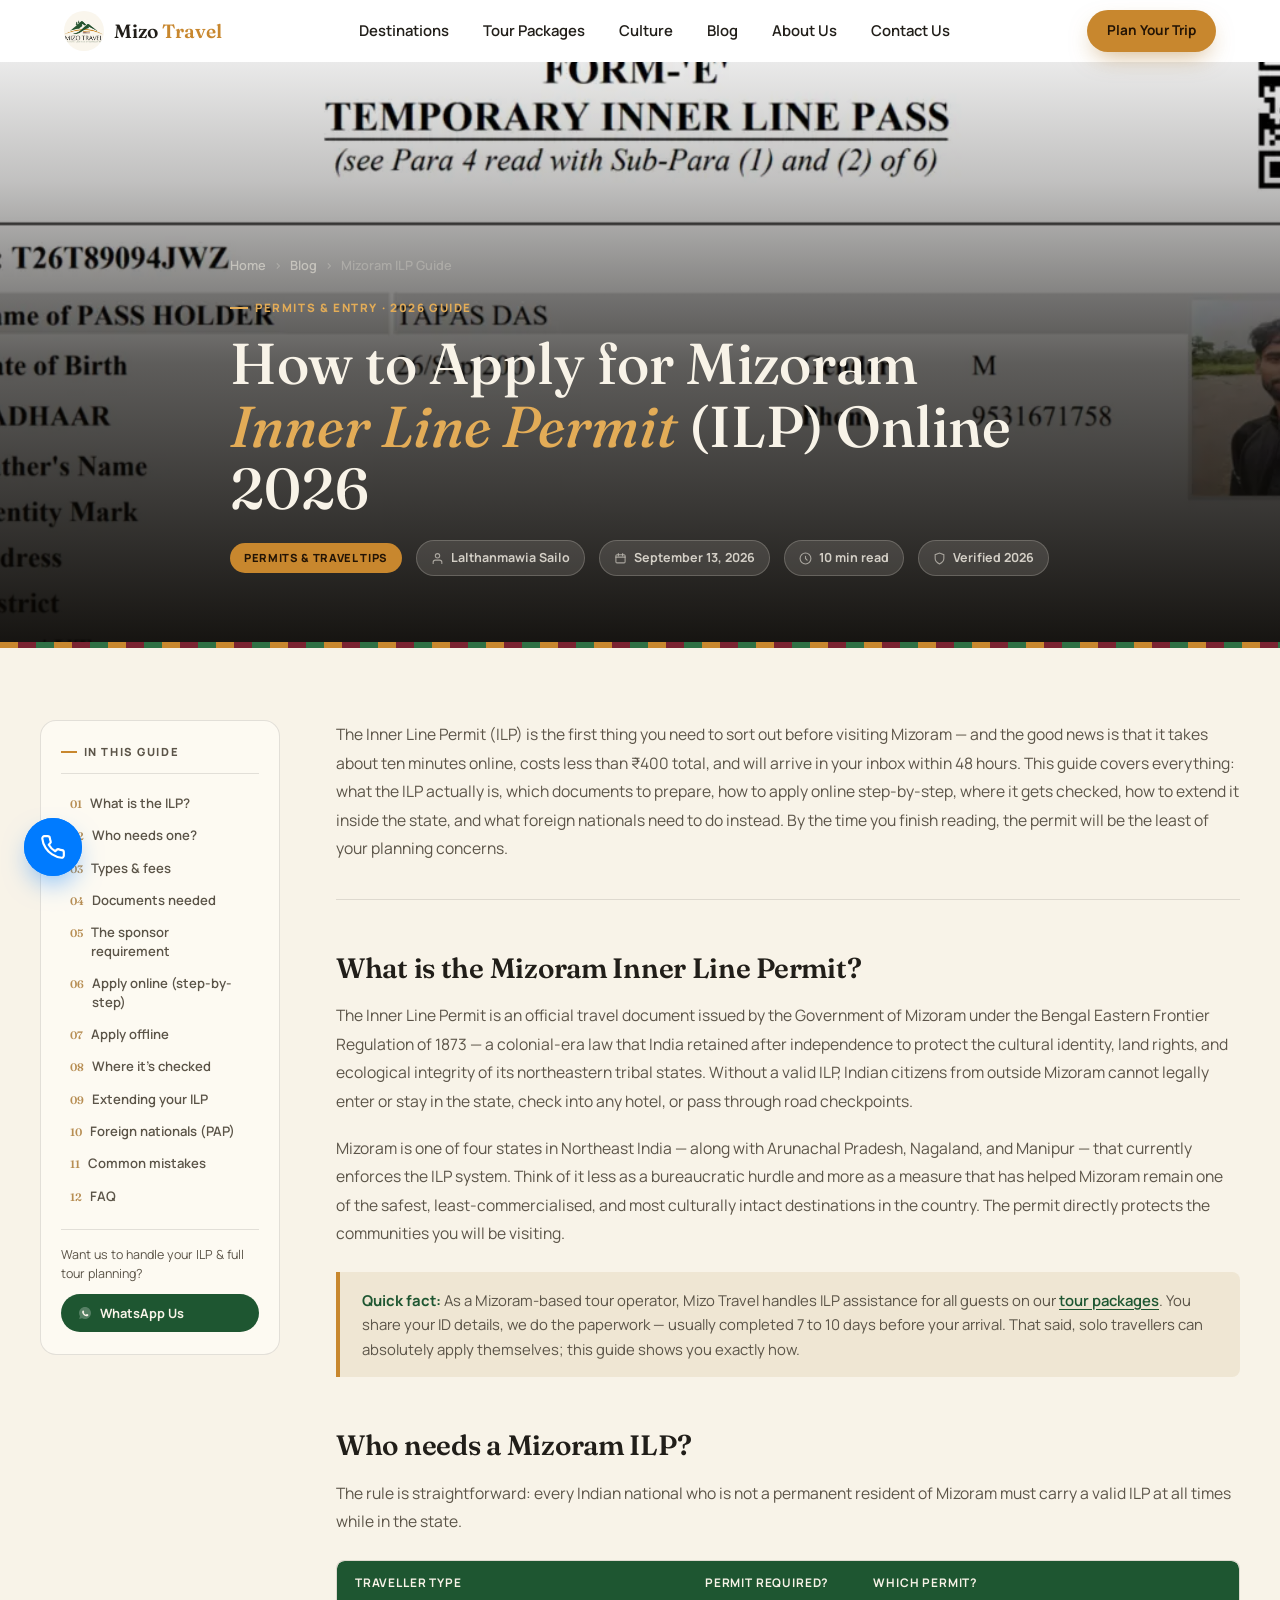
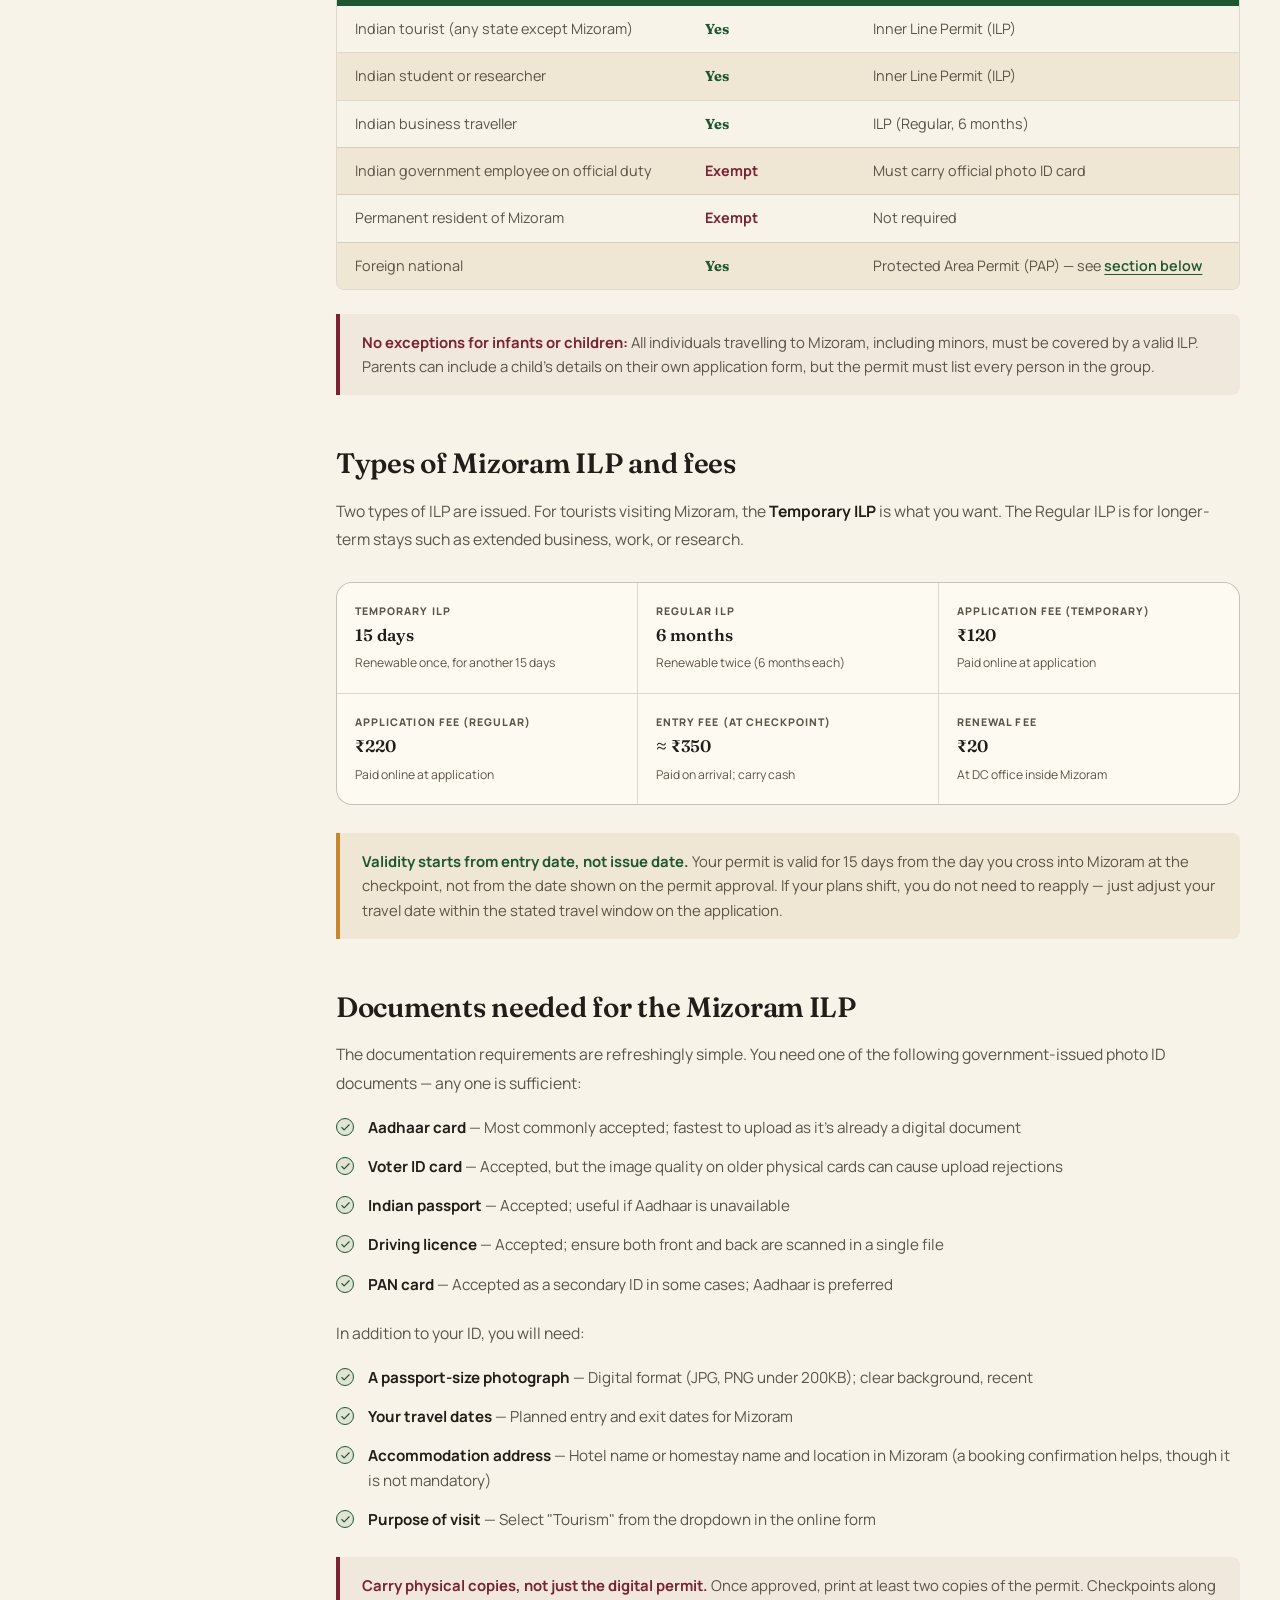
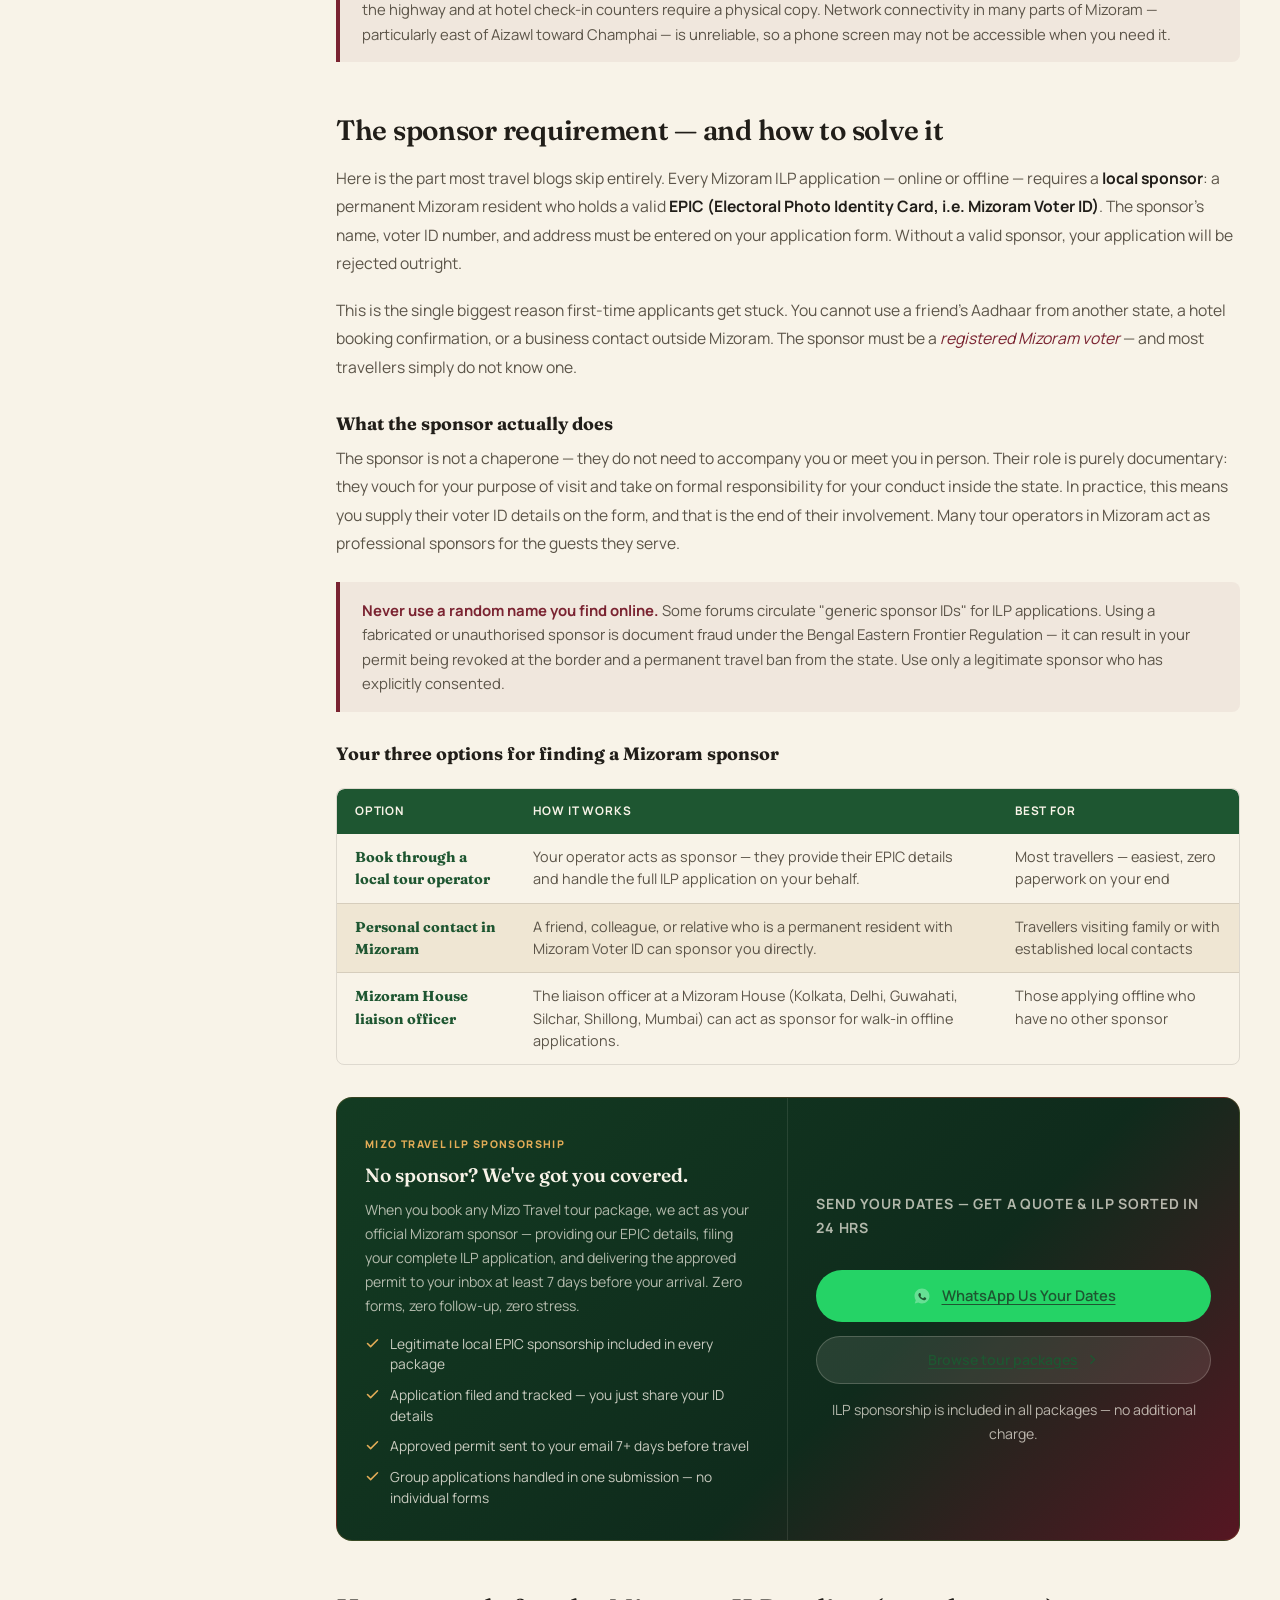
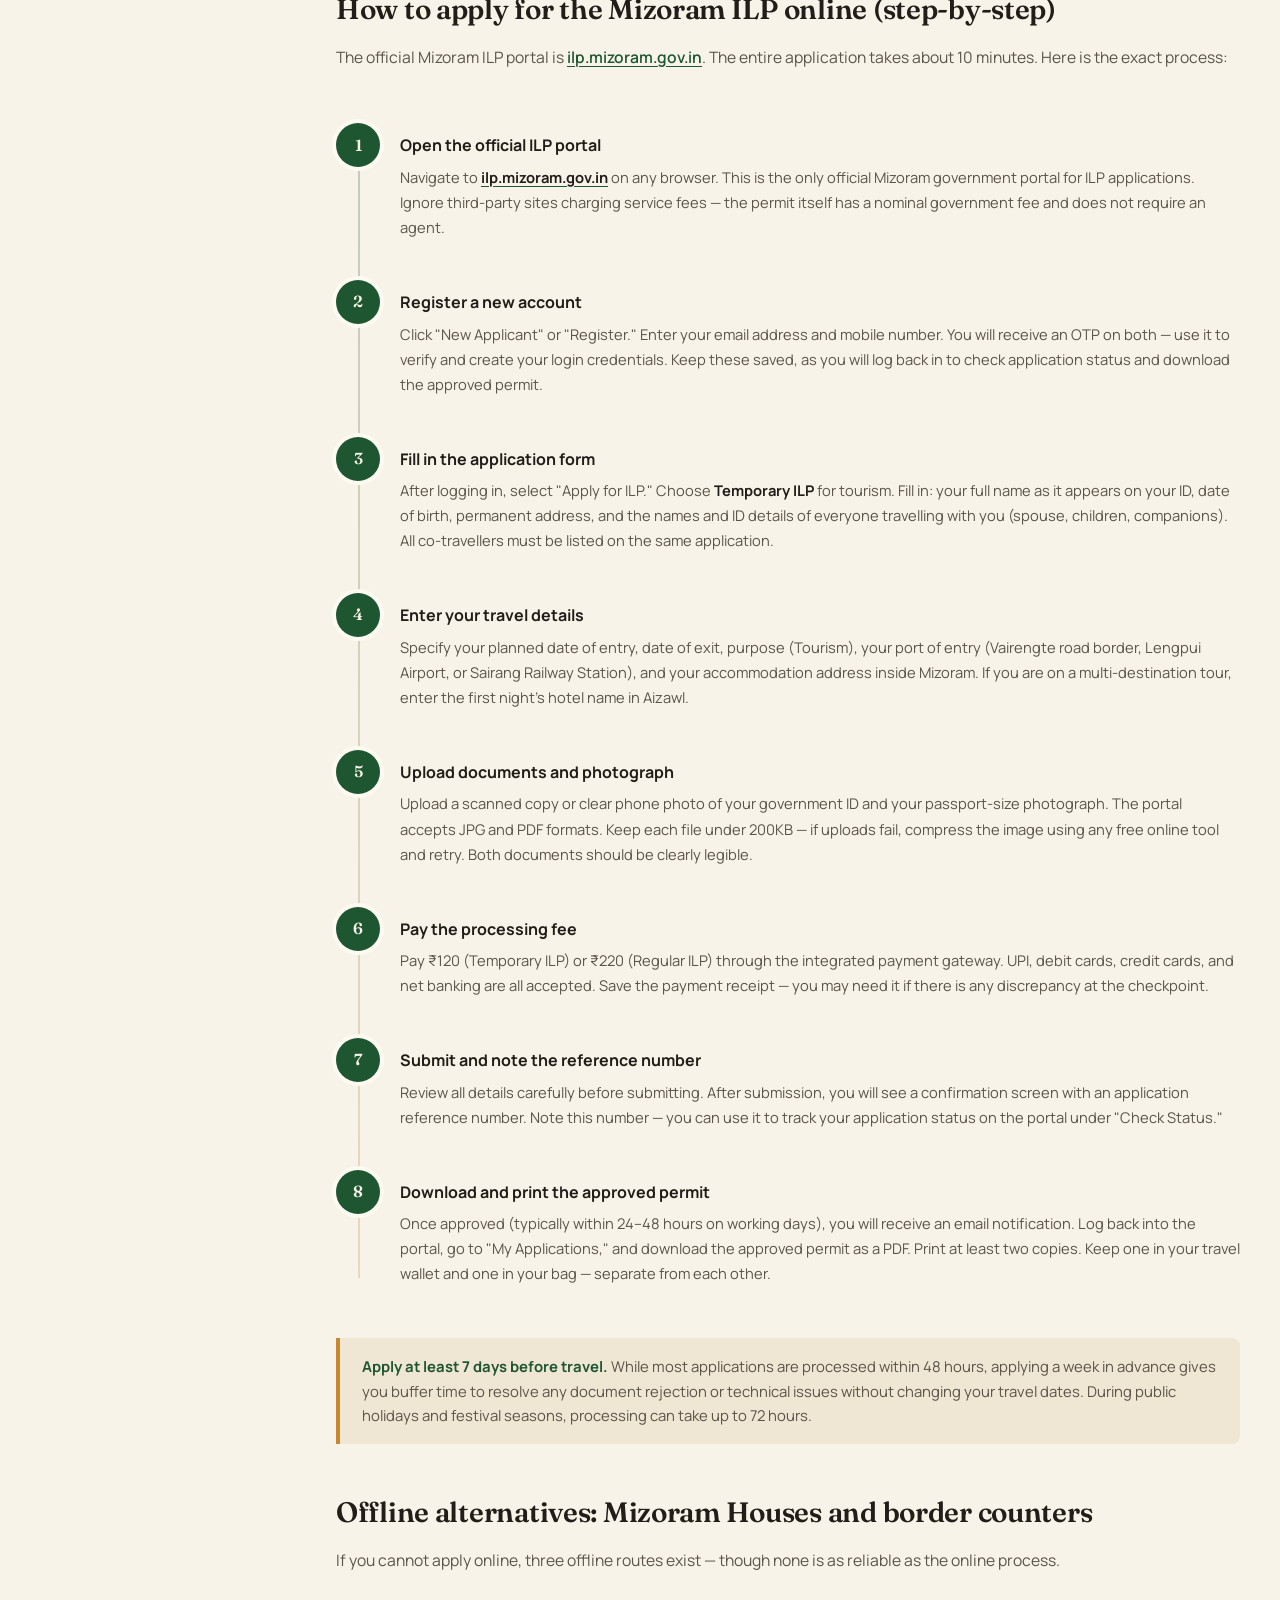
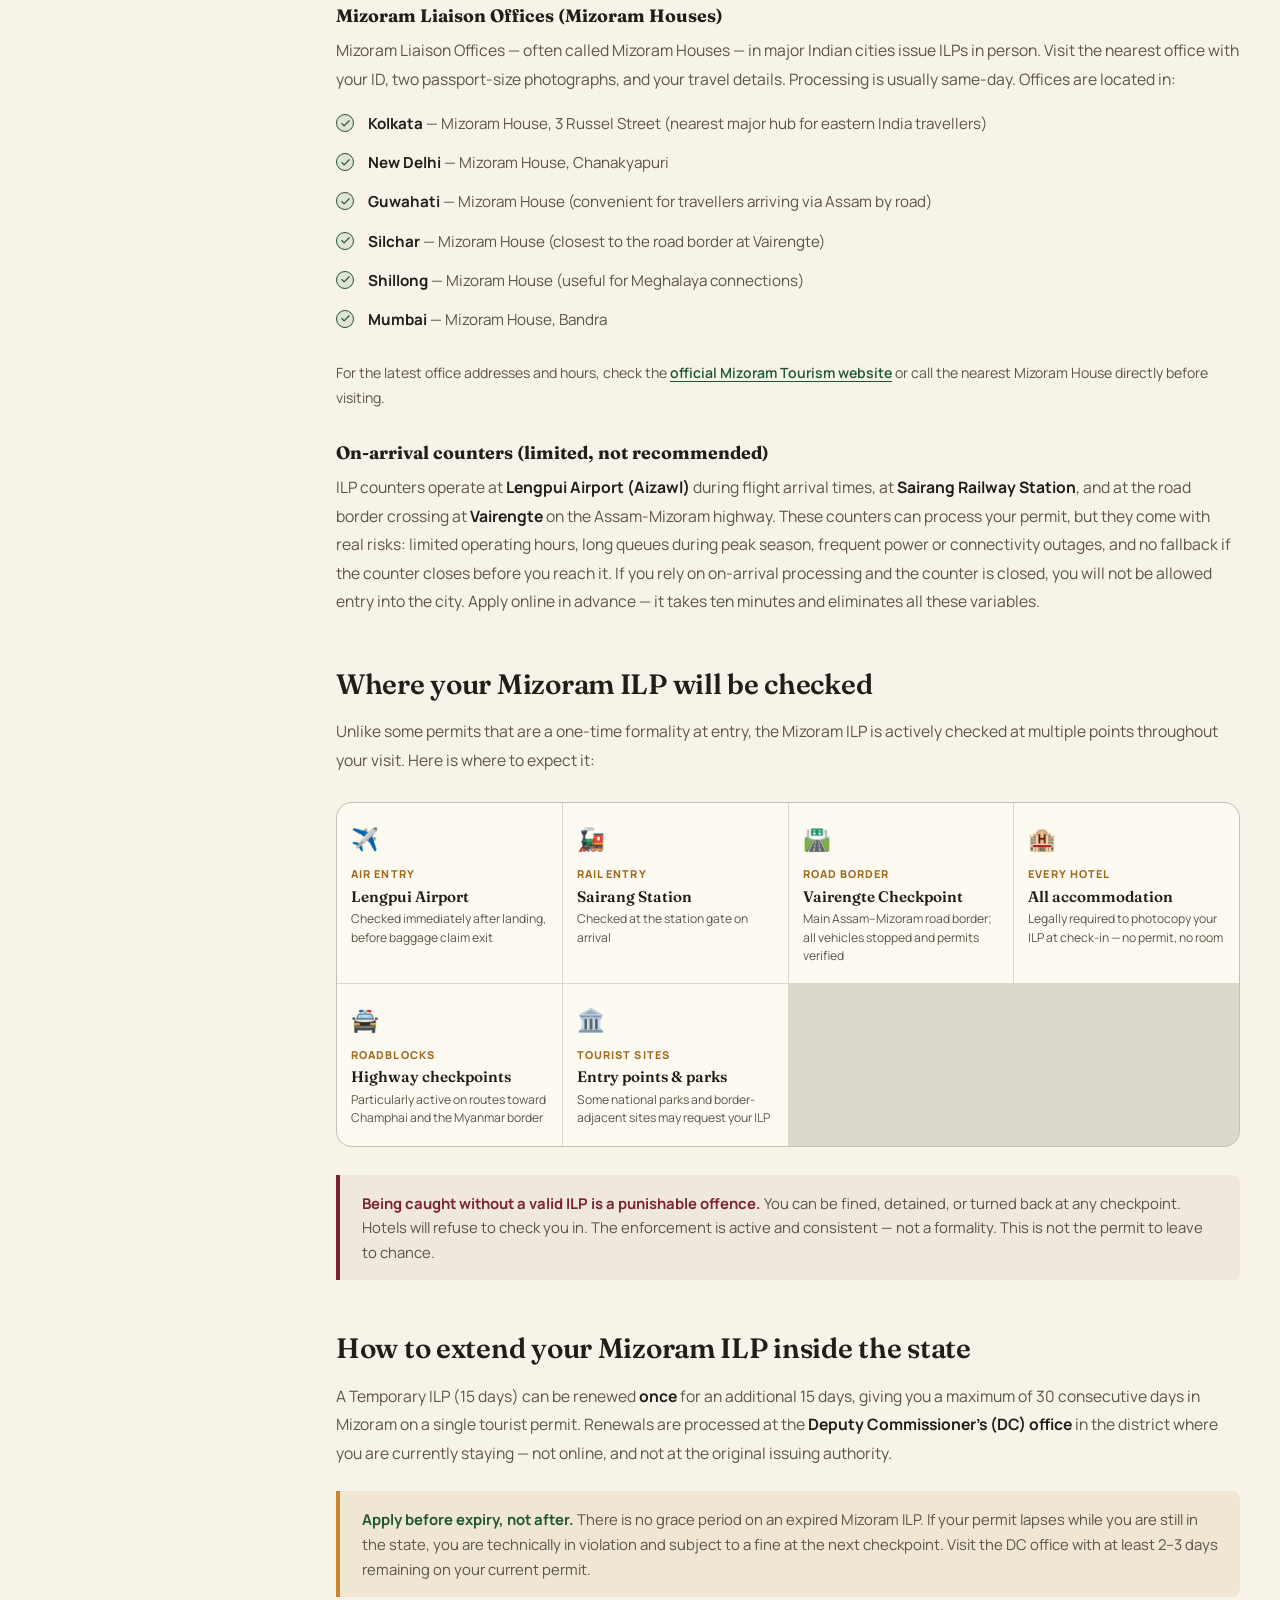
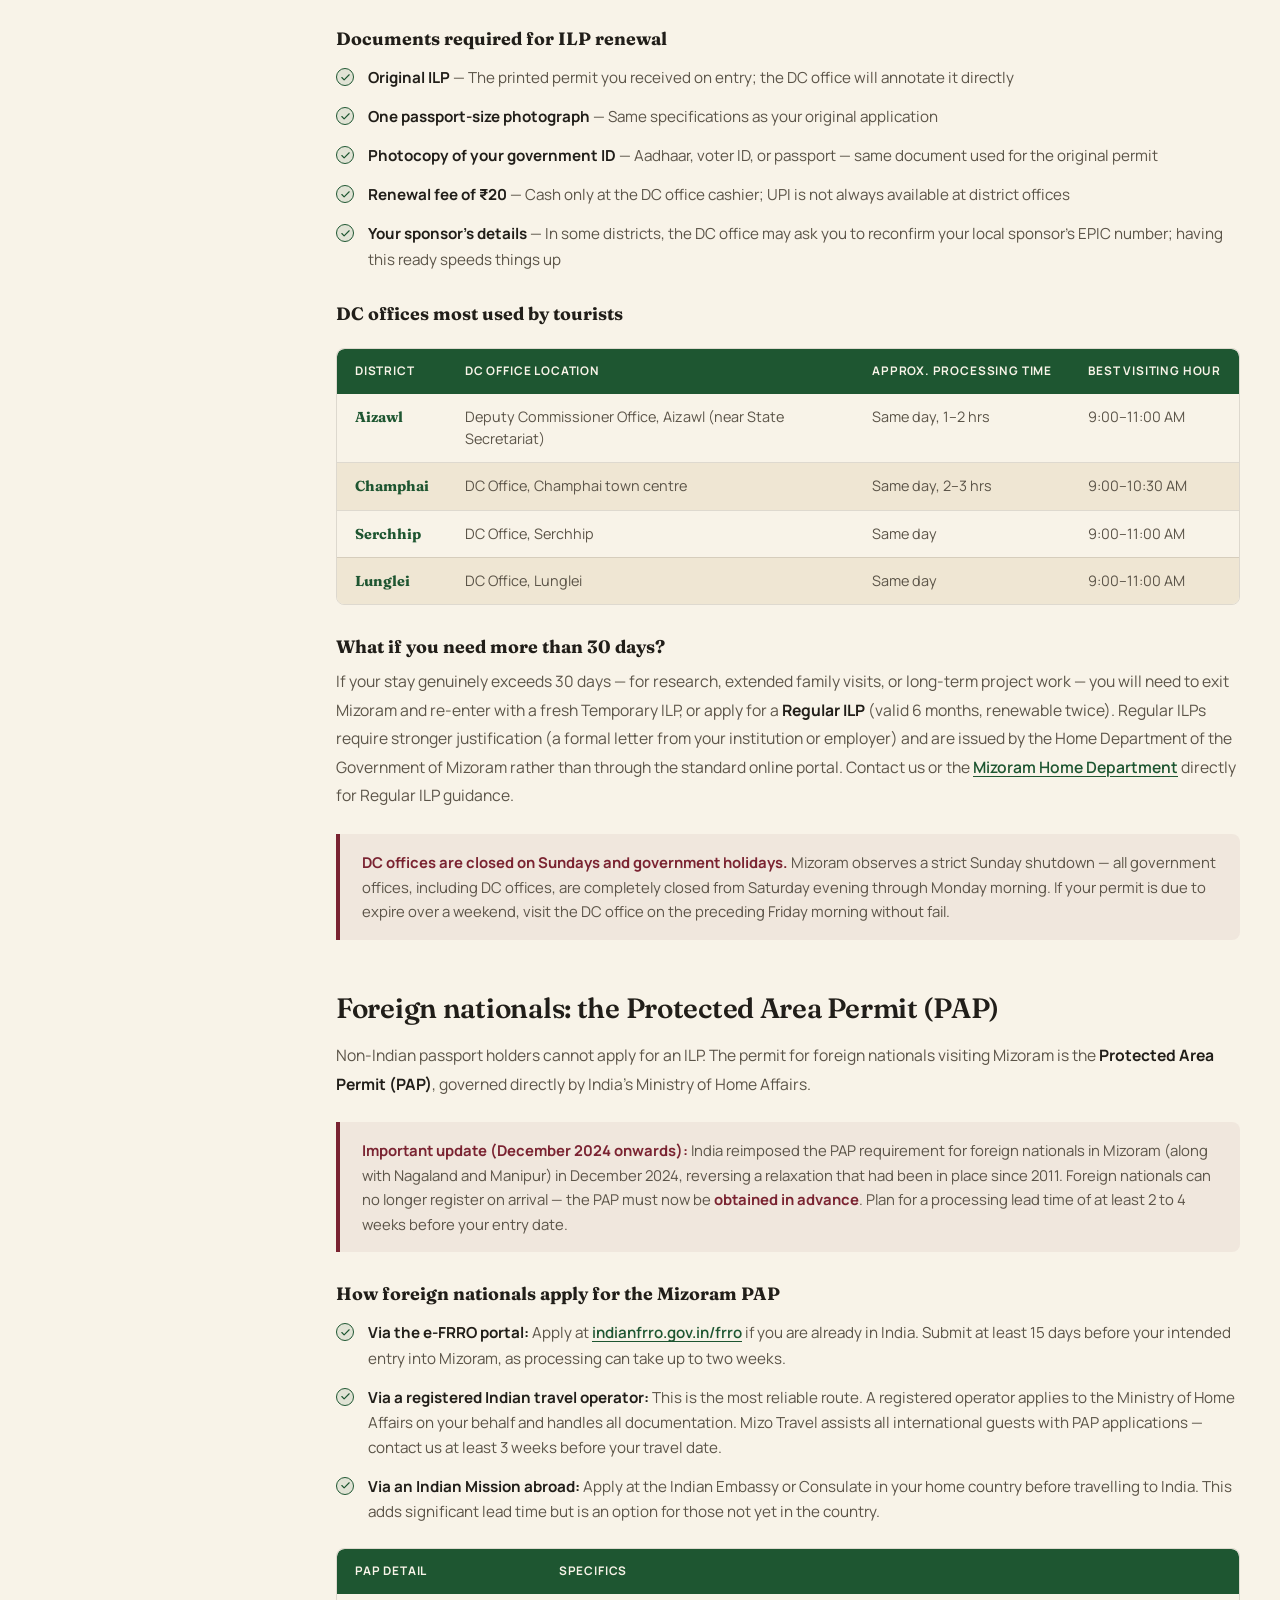
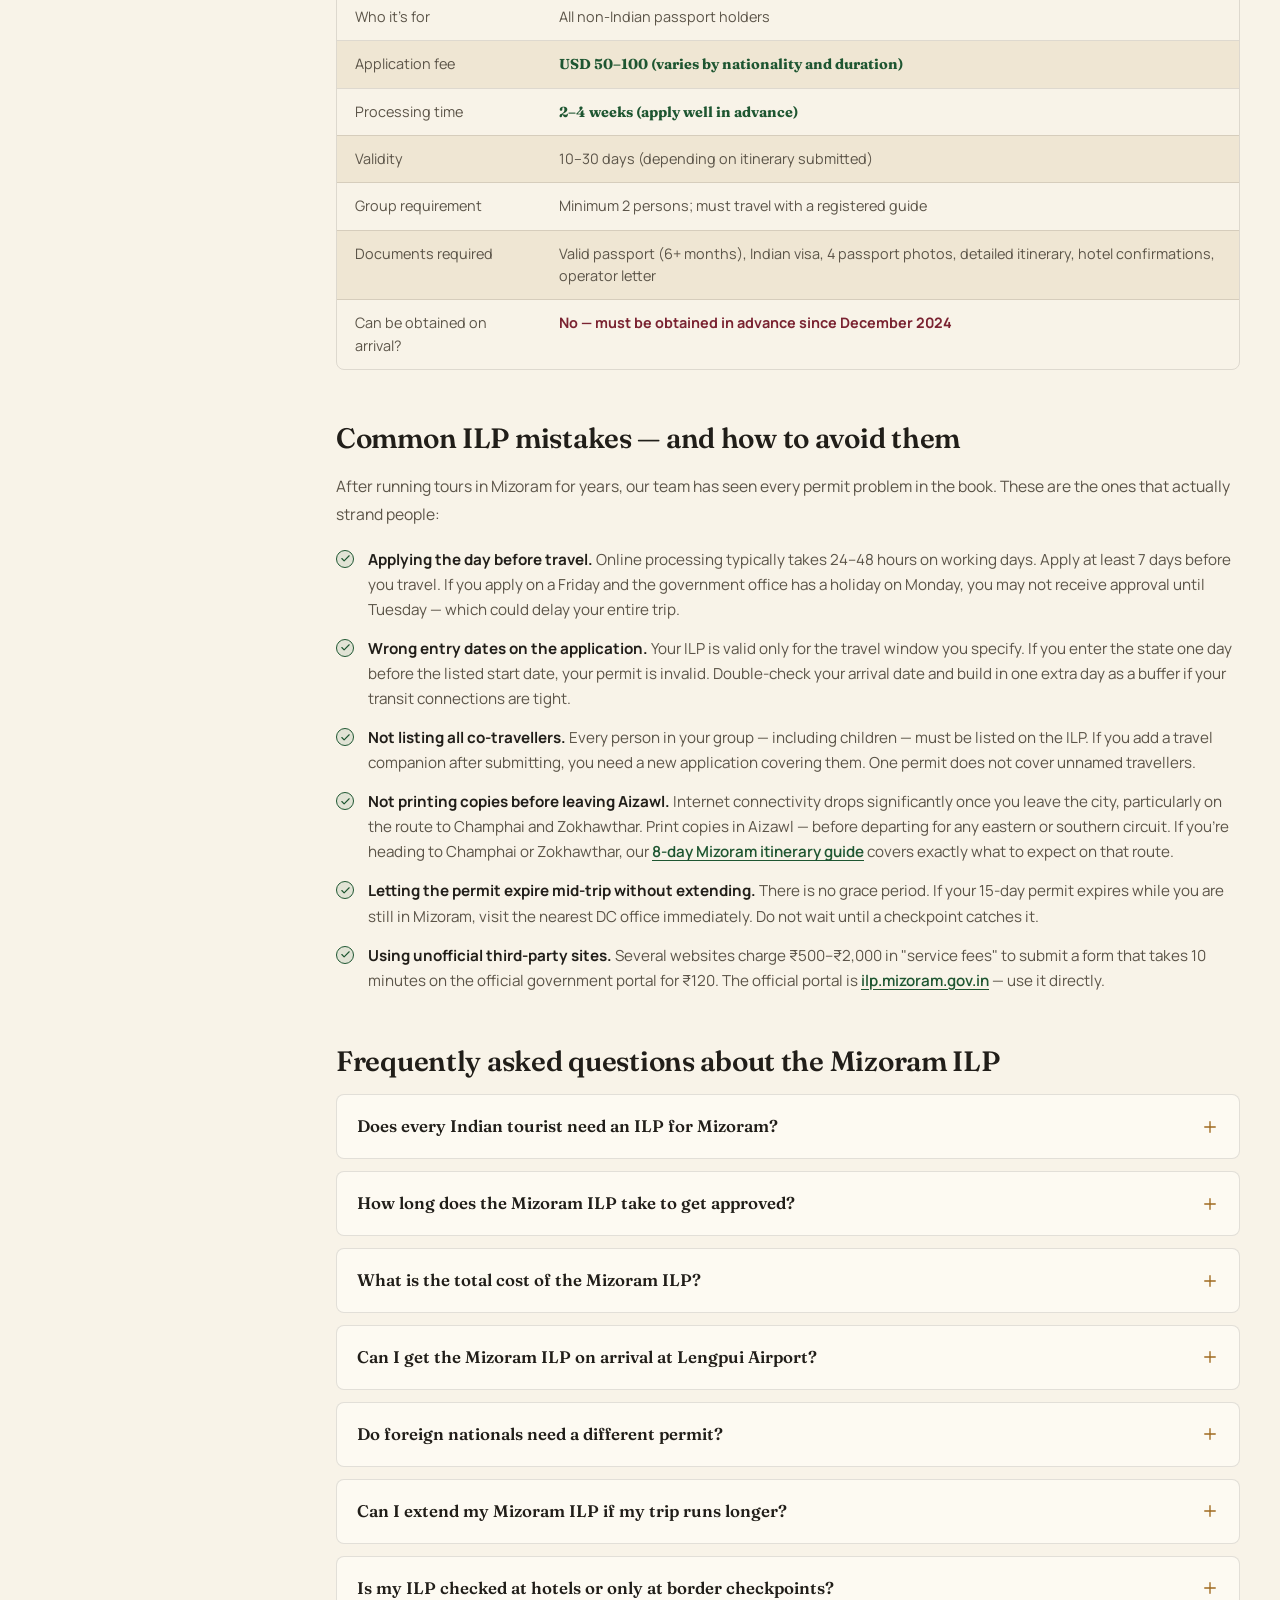
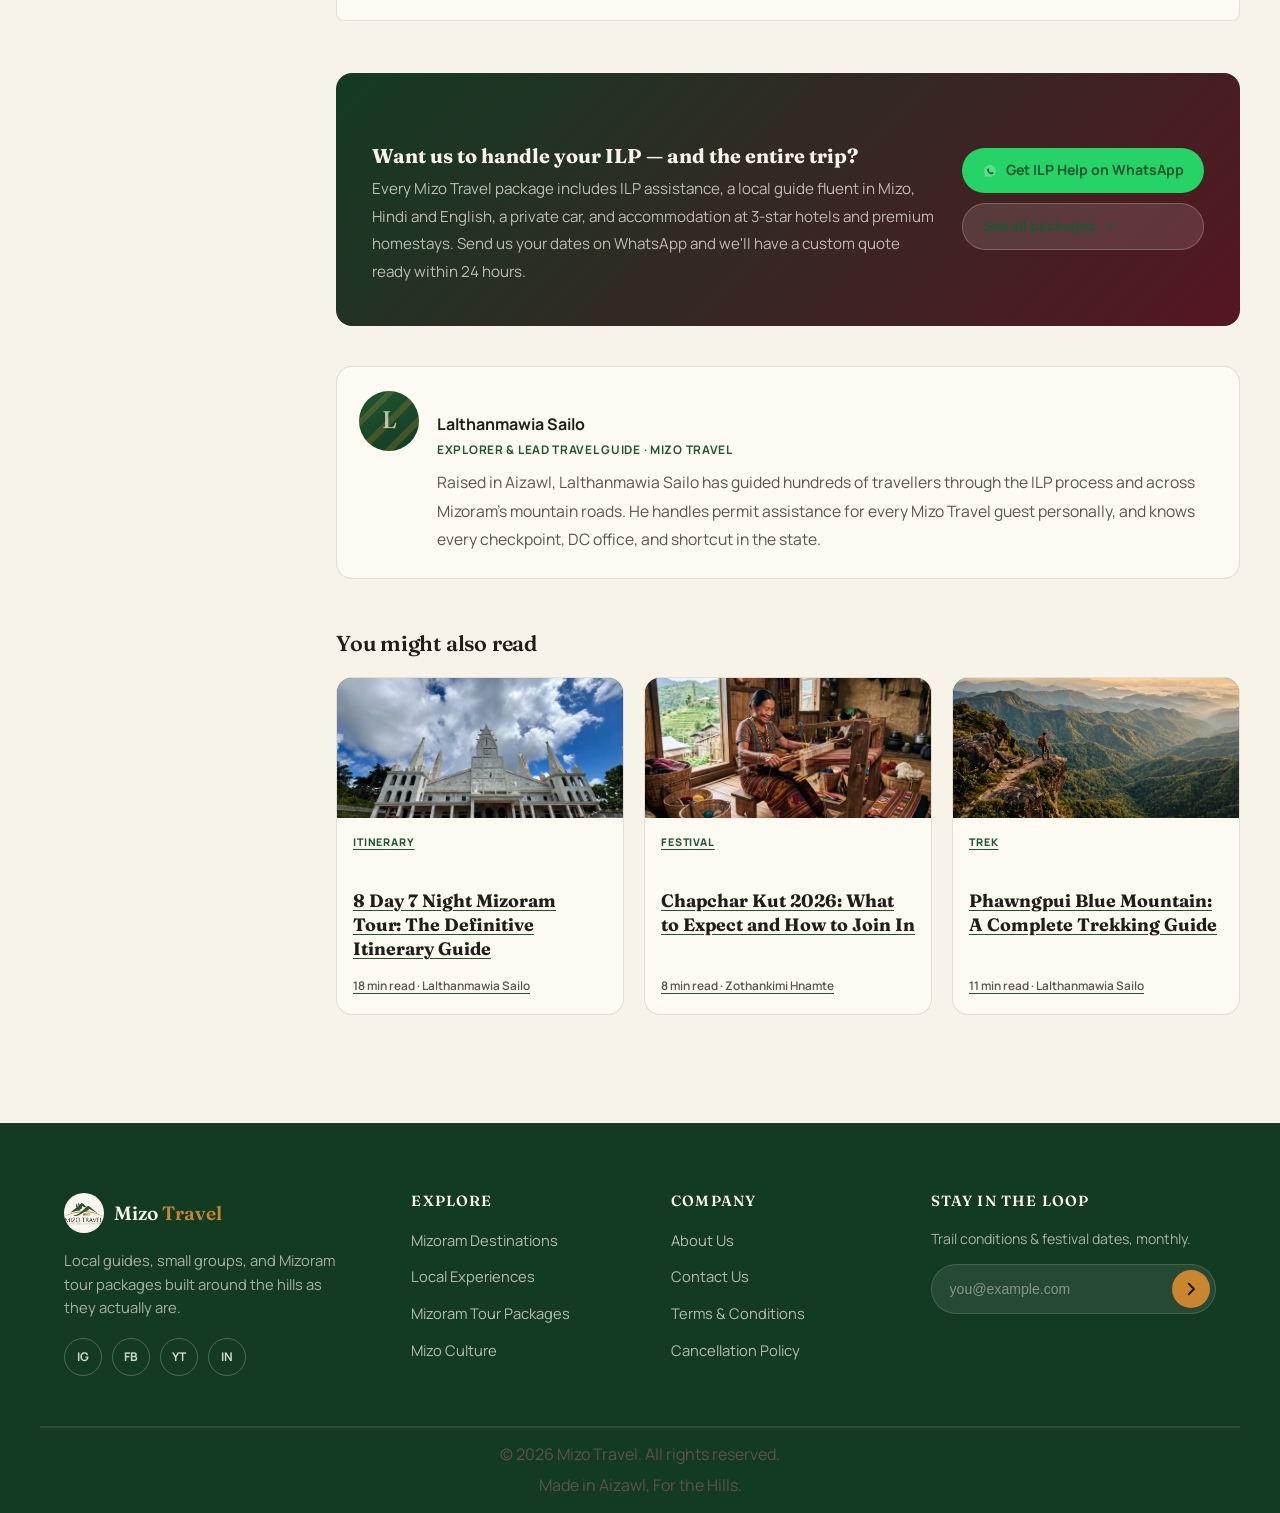
<file: blog/mizoram-ilp-guide.html>
<!DOCTYPE html>
<html lang="en">
<head>
<!-- Google tag (gtag.js) -->
<script async src="https://www.googletagmanager.com/gtag/js?id=G-KSMQ0RGHCL"></script>
<script>
  window.dataLayer = window.dataLayer || [];
  function gtag(){dataLayer.push(arguments);}
  gtag('js', new Date());
  gtag('config', 'G-KSMQ0RGHCL');
  gtag('config', 'AW-10781206606');
</script>

<meta charset="UTF-8">
<meta name="viewport" content="width=device-width, initial-scale=1.0">
<title>How to Apply for Mizoram Inner Line Permit (ILP) Online 2026 — Mizo Travel</title>
<meta name="description" content="Complete 2026 guide to the Mizoram Inner Line Permit (ILP) — who needs it, how to apply online in under 10 minutes, documents required, fees, and what to do at the border.">
<meta name="keywords" content="Mizoram ILP, Inner Line Permit Mizoram, Mizoram ILP online apply, Mizoram ILP 2026, how to get ILP Mizoram, Mizoram Inner Line Permit fee, Mizoram ILP documents, ILP Mizoram apply, ilp.mizoram.gov.in, Mizoram travel permit">
<meta name="robots" content="index, follow">
<meta name="author" content="Lalthanmawia Sailo, Mizo Travel">
<link rel="canonical" href="https://www.mizotravel.com/blog/mizoram-ilp-guide.html">
<meta name="theme-color" content="#1E5631">

<!-- Open Graph -->
<meta property="og:type" content="article">
<meta property="og:title" content="How to Apply for Mizoram Inner Line Permit (ILP) Online 2026 — Mizo Travel">
<meta property="og:description" content="Complete 2026 guide to the Mizoram Inner Line Permit — who needs it, how to apply online, documents, fees, and border tips.">
<meta property="og:image" content="https://www.mizotravel.com/assets/mizoram-ilp-guide.webp">
<meta property="og:url" content="https://www.mizotravel.com/blog/mizoram-ilp-guide.html">
<meta property="og:locale" content="en_IN">
<meta property="article:author" content="Lalthanmawia Sailo">
<meta property="article:published_time" content="2026-09-13">
<meta property="article:modified_time" content="2026-09-13">
<meta property="article:section" content="Travel Guide">
<meta property="article:tag" content="Mizoram">
<meta property="article:tag" content="ILP">
<meta property="article:tag" content="Travel Permits">
<meta property="article:tag" content="Northeast India">

<!-- Twitter -->
<meta name="twitter:card" content="summary_large_image">
<meta name="twitter:title" content="Mizoram ILP Online Apply 2026 — Complete Guide — Mizo Travel">
<meta name="twitter:description" content="Who needs it, how to apply online, documents, fees, and what to do if you forget it at the border.">
<meta name="twitter:image" content="https://www.mizotravel.com/assets/mizoram-ilp-guide.webp">

<link rel="icon" type="image/jpeg" href="../assets/logo.jpg">
<link rel="apple-touch-icon" href="../assets/logo.jpg">

<link rel="preconnect" href="https://fonts.googleapis.com">
<link rel="preconnect" href="https://fonts.gstatic.com" crossorigin>
<link href="https://fonts.googleapis.com/css2?family=Fraunces:ital,opsz,wght@0,9..144,300;0,9..144,500;0,9..144,600;1,9..144,500&family=Manrope:wght@400;500;600;700;800&display=swap" rel="stylesheet">

<link rel="stylesheet" href="../css/style.css">

<!-- Structured Data -->
<script type="application/ld+json">
{
  "@context": "https://schema.org",
  "@type": "BreadcrumbList",
  "itemListElement": [
    { "@type": "ListItem", "position": 1, "name": "Home",  "item": "https://www.mizotravel.com/" },
    { "@type": "ListItem", "position": 2, "name": "Blog",  "item": "https://www.mizotravel.com/blog.html" },
    { "@type": "ListItem", "position": 3, "name": "Mizoram ILP Guide 2026", "item": "https://www.mizotravel.com/blog/mizoram-ilp-guide.html" }
  ]
}
</script>
<script type="application/ld+json">
{
  "@context": "https://schema.org",
  "@type": "Article",
  "headline": "How to Apply for Mizoram Inner Line Permit (ILP) Online 2026",
  "description": "Complete 2026 guide to the Mizoram Inner Line Permit — who needs it, how to apply online in under 10 minutes, required documents, fees, renewal, and what to do at the border.",
  "image": "https://www.mizotravel.com/assets/mizoram-ilp-guide.webp",
  "author": { "@type": "Person", "name": "Lalthanmawia Sailo", "url": "https://www.mizotravel.com/about.html" },
  "publisher": {
    "@type": "Organization",
    "name": "Mizo Travel",
    "url": "https://www.mizotravel.com/",
    "logo": { "@type": "ImageObject", "url": "https://www.mizotravel.com/assets/logo.jpg" }
  },
  "datePublished": "2026-09-13",
  "dateModified": "2026-09-13",
  "mainEntityOfPage": "https://www.mizotravel.com/blog/mizoram-ilp-guide.html",
  "articleSection": "Travel Guide",
  "keywords": ["Mizoram ILP", "Inner Line Permit Mizoram", "Mizoram ILP online apply 2026", "Mizoram travel permit", "Northeast India permits"],
  "wordCount": 3800,
  "inLanguage": "en-IN",
  "about": { "@type": "Place", "name": "Mizoram", "addressCountry": "IN" }
}
</script>
<script type="application/ld+json">
{
  "@context": "https://schema.org",
  "@type": "FAQPage",
  "mainEntity": [
    {
      "@type": "Question",
      "name": "Does every Indian tourist need an ILP for Mizoram?",
      "acceptedAnswer": { "@type": "Answer", "text": "Yes. Every Indian national who is not a permanent resident of Mizoram must carry a valid Inner Line Permit while in the state. This includes tourists, business visitors, and relatives visiting locals. Government employees on official duty are exempt if they carry official identity documentation." }
    },
    {
      "@type": "Question",
      "name": "How long does the Mizoram ILP take to get approved?",
      "acceptedAnswer": { "@type": "Answer", "text": "Online applications on ilp.mizoram.gov.in are typically approved within 24 to 48 hours on working days. During peak tourist season (October to March), allow up to 72 hours. Applying at least one week before travel is strongly recommended." }
    },
    {
      "@type": "Question",
      "name": "What is the Mizoram ILP fee?",
      "acceptedAnswer": { "@type": "Answer", "text": "The online application itself carries a nominal processing fee of ₹120 for a Temporary ILP (15 days) and ₹220 for a Regular ILP (6 months). You pay a separate entry fee at the border checkpoint — typically ₹350 per person for tourists." }
    },
    {
      "@type": "Question",
      "name": "Can I get the Mizoram ILP on arrival at Lengpui Airport?",
      "acceptedAnswer": { "@type": "Answer", "text": "Yes. A permit counter operates at Lengpui Airport (Aizawl). However, operating hours are limited to flight arrival times and queues during peak season can be long. We strongly recommend applying online at least one week before departure to avoid delays." }
    },
    {
      "@type": "Question",
      "name": "Do foreign nationals need a different permit for Mizoram?",
      "acceptedAnswer": { "@type": "Answer", "text": "Yes. Foreign nationals need a Protected Area Permit (PAP), not an ILP. Since December 2024, the PAP for Mizoram must be obtained in advance through the e-FRRO portal or via a registered Indian travel operator. It cannot be obtained on arrival. Mizo Travel assists all international guests with PAP applications." }
    },
    {
      "@type": "Question",
      "name": "Can I extend my Mizoram ILP inside the state?",
      "acceptedAnswer": { "@type": "Answer", "text": "Yes. Temporary ILPs (valid 15 days) can be extended once for an additional 15 days at the Deputy Commissioner's office in the district where you are staying. Carry your original permit, one passport-size photo, and a photocopy of your government ID. Extensions are usually processed the same day." }
    },
    {
      "@type": "Question",
      "name": "Is the Mizoram ILP checked at hotels?",
      "acceptedAnswer": { "@type": "Answer", "text": "Yes. Almost every hotel, guesthouse, and homestay in Mizoram — including in Aizawl — will ask to see your ILP at check-in and make a photocopy for their records. This is a legal requirement for accommodation providers. Always carry printed copies." }
    }
  ]
}
</script>

<style>
/* ============================================================
   ARTICLE PAGE — page-specific styles only.
   All tokens, resets, header, footer, .wrap, .btn, .reveal,
   .back-top, .call-float come from style.css.
   ============================================================ */

/* ---- Reading progress bar ---- */
.read-progress{
  position:fixed; top:0; left:0; height:3px; z-index:300; width:0%;
  background:linear-gradient(90deg, var(--forest-light), var(--gold), var(--maroon));
  transition:width .1s linear;
}

/* ---- Article hero ---- */
.art-hero{
  position:relative; min-height:72vh;
  display:flex; align-items:flex-end;
  overflow:hidden; background:var(--forest-dark);
}
.art-hero-bg{
  position:absolute; inset:0;
  width:100%; height:100%;
  object-fit:cover; display:block;
  opacity:0; transition:opacity .55s ease;
}
.art-hero-bg.loaded{ opacity:1; }
.art-hero-svg{
  position:absolute; inset:0; width:100%; height:100%;
}
.art-hero-scrim{
  position:absolute; inset:0;
  background:linear-gradient(
    to top,
    rgba(8,6,3,.95) 0%,
    rgba(8,6,3,.65) 44%,
    rgba(8,6,3,.25) 72%,
    rgba(8,6,3,0) 100%
  );
}
/* Puan stripe */
.art-hero::after{
  content:''; position:absolute; bottom:0; left:0; right:0; height:6px; z-index:2;
  background-image:repeating-linear-gradient(
    90deg, var(--gold) 0 18px, var(--maroon) 18px 36px, var(--forest-light) 36px 54px);
}
.art-hero-inner{
  position:relative; z-index:1;
  padding:120px 0 72px;
  max-width:820px;
}
/* Breadcrumb */
.breadcrumb{
  display:flex; align-items:center; gap:8px;
  font-size:.8rem; font-weight:600;
  color:rgba(248,243,232,.5); margin-bottom:24px;
}
.breadcrumb a{ color:rgba(248,243,232,.5); transition:color .2s; }
.breadcrumb a:hover{ color:var(--gold-light); }
.breadcrumb span{ color:rgba(248,243,232,.25); }
.art-hero-eyebrow{
  font-size:.72rem; font-weight:800; letter-spacing:.14em; text-transform:uppercase;
  color:var(--gold-light); display:flex; align-items:center; gap:.6em;
  margin-bottom:16px;
}
.art-hero-eyebrow::before{ content:''; width:18px; height:2px; background:var(--gold-light); display:inline-block; }
.art-hero h1{
  color:var(--cream);
  font-size:clamp(2rem,1.2rem + 4vw,3.6rem);
  font-weight:500; line-height:1.08;
  margin-bottom:20px;
}
.art-hero h1 em{ color:var(--gold-light); font-style:italic; }
.art-meta-row{
  display:flex; flex-wrap:wrap; align-items:center; gap:14px;
}
.art-meta-pill{
  display:inline-flex; align-items:center; gap:7px;
  background:rgba(248,243,232,.12); border:1px solid rgba(248,243,232,.2);
  border-radius:999px; padding:7px 14px;
  font-size:.78rem; font-weight:700; color:rgba(248,243,232,.8);
}
.art-meta-pill svg{ width:13px; height:13px; opacity:.7; flex-shrink:0; }
.art-cat-badge{
  background:var(--gold); color:#231405;
  font-size:.7rem; font-weight:800; letter-spacing:.06em; text-transform:uppercase;
  padding:6px 14px; border-radius:999px;
}

/* ============================================================
   LAYOUT — two-column: sticky TOC + article body
   ============================================================ */
.art-layout{
  display:grid;
  grid-template-columns:240px 1fr;
  gap:56px;
  align-items:start;
  padding:72px 0 108px;
}

/* ---- Sticky TOC ---- */
.art-toc{
  position:sticky; top:88px;
  background:var(--cream-soft);
  border:1px solid var(--line);
  border-radius:var(--radius);
  padding:22px 20px;
  font-size:.82rem;
}
.art-toc-title{
  font-size:.7rem; font-weight:800; letter-spacing:.14em; text-transform:uppercase;
  color:var(--ink-soft); margin-bottom:14px; padding-bottom:12px;
  border-bottom:1px solid var(--line);
  display:flex; align-items:center; gap:.6em;
}
.art-toc-title::before{ content:''; width:16px; height:2px; background:var(--gold); display:inline-block; }
.art-toc ol{ list-style:none; padding:0; margin:0; display:flex; flex-direction:column; gap:2px; counter-reset:toc; }
.art-toc ol li{ counter-increment:toc; }
.art-toc ol li a{
  display:flex; align-items:baseline; gap:8px;
  padding:6px 9px; border-radius:6px;
  font-weight:600; color:var(--ink-soft); line-height:1.4;
  transition:background .18s, color .18s;
}
.art-toc ol li a::before{
  content:counter(toc,decimal-leading-zero);
  font-family:var(--font-display); font-size:.68rem; color:var(--gold-deep); opacity:.75; flex-shrink:0;
}
.art-toc ol li a:hover,
.art-toc ol li a.on{ background:var(--cream-deep); color:var(--forest); }
.art-toc ol li a.on::before{ color:var(--forest); opacity:1; }

/* Share + CTA block under TOC */
.art-toc-cta{
  margin-top:18px; padding-top:16px; border-top:1px solid var(--line);
  display:flex; flex-direction:column; gap:10px;
}
.art-toc-cta p{ font-size:.78rem; color:var(--ink-soft); line-height:1.5; margin:0; }
.art-toc-cta a{
  display:inline-flex; align-items:center; gap:7px;
  font-size:.8rem; font-weight:700; color:var(--cream);
  background:var(--forest); border-radius:999px; padding:9px 16px;
  transition:background .22s; text-decoration:none;
}
.art-toc-cta a:hover{ background:var(--gold-deep); }

/* ============================================================
   ARTICLE BODY
   ============================================================ */
.art-body{ min-width:0; }

.art-lead{
  font-size:1.12rem; color:var(--ink-soft); line-height:1.8;
  margin-bottom:36px; padding-bottom:36px;
  border-bottom:1px solid var(--line);
}

.art-body h2{
  font-size:clamp(1.3rem,.9rem + 1.2vw,1.75rem);
  font-weight:600; color:var(--ink); line-height:1.2;
  letter-spacing:-.01em;
  margin:52px 0 16px; scroll-margin-top:96px;
}
.art-body h3{
  font-size:1.12rem; font-weight:700; color:var(--ink);
  margin:32px 0 10px; scroll-margin-top:96px;
}
.art-body p{
  font-size:.98rem; color:var(--ink-soft); line-height:1.82;
  margin-bottom:18px;
}
.art-body p:last-child{ margin-bottom:0; }
.art-body strong{ color:var(--ink); font-weight:700; }
.art-body em{ color:var(--maroon); font-style:italic; }
.art-body a{
  color:var(--forest); font-weight:600;
  text-decoration:underline; text-underline-offset:3px; transition:color .2s;
}
.art-body a:hover{ color:var(--gold-deep); }

/* ---- Note / warn blocks ---- */
.art-note{
  background:var(--cream-deep); border-left:4px solid var(--gold);
  border-radius:0 var(--radius-sm) var(--radius-sm) 0;
  padding:16px 22px; margin:24px 0;
}
.art-note p{ margin:0; font-size:.93rem; line-height:1.65; }
.art-note strong{ color:var(--forest); }
.art-warn{
  background:rgba(122,35,49,.06); border-left:4px solid var(--maroon);
  border-radius:0 var(--radius-sm) var(--radius-sm) 0;
  padding:16px 22px; margin:24px 0;
}
.art-warn p{ margin:0; font-size:.93rem; line-height:1.65; }
.art-warn strong{ color:var(--maroon); }

/* ---- Checklist ---- */
.art-list {
  list-style: none;
  padding: 0;
  margin: 16px 0 22px;
  display: flex;
  flex-direction: column;
  gap: 14px;
  width: 100%;
}
.art-list li {
  position: relative;
  padding-left: 32px;
  font-size: .95rem;
  color: var(--ink-soft);
  line-height: 1.65;
  width: 100%;
  box-sizing: border-box;
}
.art-list li::before {
  content: '';
  position: absolute;
  left: 0; top: 3px;
  width: 18px; height: 18px;
  border-radius: 50%;
  background: rgba(30,86,49,.1)
    url("data:image/svg+xml,%3Csvg xmlns='http://www.w3.org/2000/svg' viewBox='0 0 24 24' fill='none' stroke='%231E5631' stroke-width='2.5' stroke-linecap='round' stroke-linejoin='round'%3E%3Cpath d='M4 12l5 5L20 6'/%3E%3C/svg%3E")
    center/11px no-repeat;
  border: 1.5px solid var(--forest);
}

/* ---- Inline article images ---- */
.art-img{
  margin:32px 0; border-radius:var(--radius); overflow:hidden;
  position:relative; background:var(--forest-dark);
}
.art-img-svg{
  width:100%; display:block;
}
.art-img img{
  position:absolute; inset:0; width:100%; height:100%;
  object-fit:cover; display:block;
  opacity:0; transition:opacity .45s ease;
}
.art-img img.loaded{ opacity:1; }
.art-img figcaption{
  padding:10px 16px;
  font-size:.78rem; color:var(--ink-soft); line-height:1.5;
  background:var(--cream-soft); border-top:1px solid var(--line);
  font-style:italic;
}
  
/* ---- Sponsor hook CTA ---- */
.sponsor-hook{
  display:grid; grid-template-columns:1fr 1fr;
  gap:0; margin:32px 0;
  background:linear-gradient(135deg, var(--forest-dark) 0%, #0f2b1c 60%, var(--maroon-dark) 100%);
  border-radius:var(--radius); overflow:hidden;
  border:1px solid rgba(200,135,46,.2);
}
.sponsor-hook-left{
  padding:32px 28px;
  border-right:1px solid rgba(248,243,232,.1);
}
.sponsor-hook-eyebrow{
  display:inline-block;
  font-size:.66rem; font-weight:800; letter-spacing:.13em; text-transform:uppercase;
  color:var(--gold-light); margin-bottom:10px;
}
.sponsor-hook h3{
  font-size:1.2rem; font-weight:600; color:var(--cream);
  margin:0 0 10px; line-height:1.3;
}
.sponsor-hook p{
  font-size:.88rem; color:rgba(248,243,232,.7); line-height:1.7; margin:0 0 16px;
}
.sponsor-hook-list{
  list-style:none; padding:0; margin:0;
  display:flex; flex-direction:column; gap:10px;
}
.sponsor-hook-list li{
  display:flex; align-items:flex-start; gap:10px;
  font-size:.86rem; color:rgba(248,243,232,.8); line-height:1.5;
}
.sponsor-hook-list li svg{
  width:15px; height:15px; flex-shrink:0; margin-top:2px;
  color:var(--gold-light);
}
.sponsor-hook-right{
  padding:32px 28px;
  display:flex; flex-direction:column; justify-content:center; gap:14px;
}
.sponsor-hook-label{
  font-size:.78rem; font-weight:700; color:rgba(248,243,232,.55);
  text-transform:uppercase; letter-spacing:.06em; margin:0;
}
.sponsor-wa-btn{
  display:inline-flex; align-items:center; gap:10px;
  background:#25D366; color:#fff;
  font-size:.92rem; font-weight:700;
  padding:14px 22px; border-radius:999px;
  text-decoration:none; transition:background .22s, transform .22s;
  width:100%; justify-content:center; box-sizing:border-box;
}
.sponsor-wa-btn:hover{ background:#1faf55; transform:translateY(-2px); color:#fff; }
.sponsor-pkg-btn{
  display:inline-flex; align-items:center; justify-content:center; gap:8px;
  background:rgba(248,243,232,.1); color:var(--cream);
  border:1px solid rgba(248,243,232,.2);
  font-size:.88rem; font-weight:700;
  padding:12px 22px; border-radius:999px;
  text-decoration:none; transition:background .22s;
  width:100%; box-sizing:border-box;
}
.sponsor-pkg-btn:hover{ background:rgba(248,243,232,.18); color:var(--cream); }
.sponsor-hook-note{
  font-size:.74rem; color:rgba(248,243,232,.4);
  text-align:center; margin:0;
}
@media (max-width:780px){
  .sponsor-hook{ grid-template-columns:1fr; }
  .sponsor-hook-left{ border-right:none; border-bottom:1px solid rgba(248,243,232,.1); }
}

/* ---- Step card — unique to this page ---- */
.step-flow{
  display:flex; flex-direction:column; gap:0;
  margin:32px 0;
  position:relative;
}
.step-flow::before{
  content:''; position:absolute; left:22px; top:28px; bottom:28px; width:2px;
  background:linear-gradient(to bottom, var(--forest), var(--gold));
  opacity:.25; pointer-events:none;
}
.step-item{
  display:grid; grid-template-columns:44px 1fr;
  gap:20px; padding:20px 0; align-items:start;
}
.step-num{
  width:44px; height:44px; border-radius:50%;
  background:var(--forest); color:var(--cream);
  display:flex; align-items:center; justify-content:center;
  font-family:var(--font-display); font-size:1rem; font-weight:600;
  flex-shrink:0; position:relative; z-index:1;
  box-shadow:0 0 0 4px var(--cream-soft);
}
.step-content{ padding-top:10px; }
.step-content h4{
  font-size:1rem; font-weight:700; color:var(--ink);
  margin:0 0 6px;
}
.step-content p{
  font-size:.92rem; color:var(--ink-soft); line-height:1.7; margin:0;
}

/* ---- Glanceable permit summary card ---- */
.permit-summary{
  display:grid; grid-template-columns:repeat(3,1fr);
  gap:1px; background:var(--line);
  border:1px solid var(--line); border-radius:var(--radius);
  overflow:hidden; margin:28px 0;
}
.permit-cell{
  background:var(--cream-soft);
  padding:20px 18px;
  display:flex; flex-direction:column; gap:5px;
}
.permit-cell-label{
  font-size:.66rem; font-weight:800; letter-spacing:.1em; text-transform:uppercase;
  color:var(--ink-soft);
}
.permit-cell-val{
  font-family:var(--font-display); font-size:1.05rem; font-weight:600; color:var(--ink);
  line-height:1.3;
}
.permit-cell-note{ font-size:.76rem; color:var(--ink-soft); margin-top:2px; }

/* ---- Cost table ---- */
.art-table-wrap{
  overflow-x:auto; border-radius:var(--radius-sm); border:1px solid var(--line);
  margin:24px 0;
}
.art-table{
  width:100%; border-collapse:collapse; font-size:.9rem;
}
.art-table th{
  background:var(--forest); color:var(--cream);
  font-size:.74rem; font-weight:700; letter-spacing:.07em; text-transform:uppercase;
  padding:13px 18px; text-align:left; white-space:nowrap;
}
.art-table th:first-child{ border-radius:var(--radius-sm) 0 0 0; }
.art-table th:last-child { border-radius:0 var(--radius-sm) 0 0; }
.art-table td{
  padding:12px 18px; color:var(--ink-soft);
  border-bottom:1px solid var(--line); line-height:1.55; vertical-align:top;
}
.art-table tr:last-child td{ border-bottom:none; }
.art-table tr:nth-child(even) td{ background:var(--cream-deep); }
.art-table .td-em{ color:var(--forest); font-weight:700; font-family:var(--font-display); }
.art-table .td-no{ color:var(--maroon); font-weight:700; }

/* ---- Checkpoint map strip ---- */
.checkpoint-strip{
  display:grid; grid-template-columns:repeat(4,1fr);
  gap:1px; background:var(--line);
  border:1px solid var(--line); border-radius:var(--radius);
  overflow:hidden; margin:28px 0;
}
.checkpoint-cell{
  background:var(--cream-soft);
  padding:18px 14px;
  display:flex; flex-direction:column; gap:4px;
}
.checkpoint-icon{
  font-size:1.4rem; margin-bottom:4px;
}
.checkpoint-label{
  font-size:.68rem; font-weight:800; letter-spacing:.1em; text-transform:uppercase;
  color:var(--gold-deep);
}
.checkpoint-name{
  font-family:var(--font-display); font-size:.95rem; font-weight:600; color:var(--ink);
  line-height:1.3;
}
.checkpoint-note{ font-size:.76rem; color:var(--ink-soft); line-height:1.5; }

/* ---- FAQ Accordion ---- */
.faq-list { display:flex; flex-direction:column; gap:12px; }
.faq-item {
  background:var(--cream-soft);
  border:1px solid var(--line);
  border-radius:var(--radius-sm);
  overflow:hidden;
}
.faq-q {
  width:100%; background:none; border:none;
  padding:18px 20px; text-align:left;
  font-family:var(--font-display); font-size:1.05rem;
  font-weight:600; color:var(--ink);
  display:flex; justify-content:space-between; align-items:center;
  cursor:pointer; gap:16px;
}
.faq-q svg{ width:18px; height:18px; flex-shrink:0; transition:transform .3s ease; color:var(--forest); }
.faq-q[aria-expanded="true"] svg{ transform:rotate(45deg); }
.faq-a{ max-height:0; overflow:hidden; transition:max-height .35s ease; }
.faq-a p{ padding:0 20px 18px; margin:0; color:var(--ink-soft); font-size:.95rem; line-height:1.7; max-width:none; }

/* ---- Article-end CTA ---- */
.art-cta{
  background:linear-gradient(135deg, var(--forest-dark), var(--maroon-dark));
  border-radius:var(--radius); padding:40px 36px;
  display:grid; grid-template-columns:1fr auto; gap:24px; align-items:center;
  margin-top:52px;
}
.art-cta h3{ color:var(--cream); font-size:1.25rem; margin-bottom:8px; }
.art-cta p{ color:rgba(248,243,232,.72); font-size:.95rem; margin:0; }
.art-cta-btns{ display:flex; flex-direction:column; gap:10px; flex-shrink:0; }
.art-cta-btns a{
  display:inline-flex; align-items:center; gap:8px;
  font-size:.88rem; font-weight:700; padding:11px 20px; border-radius:999px;
  white-space:nowrap; text-decoration:none; transition:background .22s, transform .22s;
}
.cta-wa{ background:#25D366; color:#fff; }
.cta-wa:hover{ background:#1faf55; transform:translateY(-2px); }
.cta-pkg{ background:rgba(248,243,232,.12); color:var(--cream); border:1px solid rgba(248,243,232,.22); }
.cta-pkg:hover{ background:rgba(248,243,232,.22); transform:translateY(-2px); }

/* ---- Author card ---- */
.author-card{
  display:flex; align-items:flex-start; gap:18px;
  background:var(--cream-soft); border:1px solid var(--line);
  border-radius:var(--radius); padding:24px 22px; margin-top:40px;
}
.author-avatar{
  width:60px; height:60px; border-radius:50%; flex-shrink:0;
  background:linear-gradient(155deg, var(--forest), var(--forest-dark));
  display:flex; align-items:center; justify-content:center;
  position:relative; overflow:hidden;
}
.author-avatar::before{
  content:''; position:absolute; inset:0;
  background-image:repeating-linear-gradient(135deg, rgba(200,135,46,.25) 0 6px, transparent 6px 20px);
}
.author-initial{
  font-family:var(--font-display); font-size:1.5rem; font-weight:500;
  color:rgba(248,243,232,.7); position:relative; z-index:1;
}
.author-info h4{ font-size:1rem; color:var(--ink); margin-bottom:4px; }
.author-role{ font-size:.74rem; font-weight:700; color:var(--forest); text-transform:uppercase; letter-spacing:.06em; display:block; margin-bottom:8px; }
.author-bio{ font-size:.88rem; color:var(--ink-soft); line-height:1.6; margin:0; }

/* ---- Related posts ---- */
.related-grid{
  display:grid; grid-template-columns:repeat(3,1fr); gap:20px; margin-top:18px;
}
.rp-card{
  background:var(--cream-soft); border:1px solid var(--line);
  border-radius:var(--radius); overflow:hidden;
  text-decoration:none; color:inherit; display:flex; flex-direction:column;
  transition:transform .3s var(--ease), box-shadow .3s var(--ease);
}
.rp-card:hover{ transform:translateY(-4px); box-shadow:var(--shadow-md); }
.rp-thumb{ height:140px; position:relative; overflow:hidden; }
.rp-thumb svg{ width:100%; height:100%; display:block; transition:transform .55s var(--ease); }
.rp-card:hover .rp-thumb svg{ transform:scale(1.06); }
.rp-thumb img{
  position:absolute; inset:0; width:100%; height:100%;
  object-fit:cover; display:block; opacity:0; transition:opacity .4s ease;
}
.rp-thumb img.loaded{ opacity:1; }
.rp-body{ padding:16px 16px 18px; flex:1; display:flex; flex-direction:column; gap:6px; }
.rp-cat{ font-size:.66rem; font-weight:800; letter-spacing:.08em; text-transform:uppercase; color:var(--forest); }
.rp-title{ font-family:var(--font-display); font-size:.95rem; font-weight:600; color:var(--ink); line-height:1.35; margin:0; }
.rp-meta{ font-size:.74rem; color:var(--ink-soft); margin-top:auto; }

/* ---- Responsive ---- */
@media (max-width:960px){
  .art-layout{ grid-template-columns:1fr; gap:32px; padding:48px 20px 80px; }
  .art-toc{ position:static; }
  .art-toc ol{ flex-direction:row; flex-wrap:wrap; gap:6px; }
  .art-toc ol li a{ padding:5px 11px; font-size:.76rem; }
  .art-cta{ grid-template-columns:1fr; }
  .art-cta-btns{ flex-direction:row; flex-wrap:wrap; }
  .related-grid{ grid-template-columns:1fr 1fr; }
  .permit-summary{ grid-template-columns:repeat(2,1fr); }
  .checkpoint-strip{ grid-template-columns:repeat(2,1fr); }
}
@media (max-width:680px){
  .art-hero-inner{ padding:96px 20px 56px; }
  .art-hero h1{ font-size:clamp(1.8rem,1.3rem + 4vw,2.6rem); }
  .art-layout{ padding:36px 20px 64px; }
  .related-grid{ grid-template-columns:1fr; }
  .author-card{ flex-direction:column; }
  .permit-summary{ grid-template-columns:1fr; }
  .checkpoint-strip{ grid-template-columns:1fr 1fr; }
  .step-flow::before{ left:18px; }
  .step-item{ grid-template-columns:36px 1fr; gap:14px; }
  .step-num{ width:36px; height:36px; font-size:.85rem; }
}
</style>
</head>
<body>

<!-- Reading progress bar -->
<div class="read-progress" id="read-progress" role="progressbar" aria-valuenow="0" aria-valuemin="0" aria-valuemax="100" aria-label="Reading progress"></div>

<a class="skip-link" href="#main">Skip to content</a>

<noscript><iframe src="https://www.googletagmanager.com/ns.html?id=GTM-K9ZQRDRN"
height="0" width="0" style="display:none;visibility:hidden"></iframe></noscript>

<!-- ============ ICON SPRITE ============ -->
<svg style="display:none" aria-hidden="true">
  <symbol id="ic-menu"     viewBox="0 0 24 24"><path d="M3 6h18M3 12h18M3 18h18" stroke="currentColor" stroke-width="1.8" stroke-linecap="round"/></symbol>
  <symbol id="ic-close"    viewBox="0 0 24 24"><path d="M5 5l14 14M19 5L5 19" stroke="currentColor" stroke-width="1.8" stroke-linecap="round"/></symbol>
  <symbol id="ic-arrow-up" viewBox="0 0 24 24"><path d="M12 19V5M5 12l7-7 7 7" stroke="currentColor" stroke-width="1.8" fill="none" stroke-linecap="round" stroke-linejoin="round"/></symbol>
  <symbol id="ic-chev-r"   viewBox="0 0 24 24"><path d="M9 5l7 7-7 7" stroke="currentColor" stroke-width="1.8" fill="none" stroke-linecap="round" stroke-linejoin="round"/></symbol>
  <symbol id="ic-whatsapp" viewBox="0 0 32 32">
    <path d="M16 4C9.4 4 4 9.4 4 16c0 2.4.7 4.7 2 6.6L4.4 28l5.6-1.5c1.8 1 3.8 1.5 6 1.5 6.6 0 12-5.4 12-12S22.6 4 16 4z" fill="#25D366"/>
    <path d="M22.4 19c-.3-.2-2-1-2.3-1.1-.3-.1-.5-.2-.8.2-.2.3-.9 1.1-1.1 1.3-.2.2-.4.2-.7.1-1.7-.8-2.8-1.5-3.9-3.3-.3-.5.3-.5.8-1.6.1-.2.1-.4 0-.6-.1-.2-.7-1.7-1-2.3-.2-.6-.5-.5-.7-.5h-.6c-.2 0-.5.1-.8.4-.3.3-1.1 1.1-1.1 2.6 0 1.5 1.1 3 1.3 3.2.2.2 2.1 3.3 5.2 4.5 2.6 1 3.1.8 3.7.7.6-.1 1.8-.7 2.1-1.4.3-.7.3-1.3.2-1.4z" fill="currentColor"/>
  </symbol>
</svg>

<!-- ============ HEADER ============ -->
<header class="site-header" id="site-header">
  <div class="header-inner wrap">
    <a href="../index.html" class="brand" aria-label="Mizo Travel — Home">
      <img src="../assets/logo.jpg" alt="Mizo Travel logo" width="44" height="44">
      <span class="brand-text">Mizo<em> Travel</em></span>
    </a>
    <nav class="main-nav" id="main-nav" aria-label="Primary">
      <ul>
        <li><a href="../index.html#destinations">Destinations</a></li>
        <li><a href="../index.html#packages">Tour Packages</a></li>
        <li><a href="../index.html#culture">Culture</a></li>
        <li><a href="../blog.html" class="is-active">Blog</a></li>
        <li><a href="../about.html">About Us</a></li>
        <li><a href="../index.html#contact">Contact Us</a></li>
      </ul>
    </nav>
    <div class="header-actions">
      <a href="../index.html#contact" class="btn btn-gold btn-sm">Plan Your Trip</a>
      <button class="nav-toggle" id="nav-toggle" aria-label="Open menu" aria-expanded="false" aria-controls="mobile-nav">
        <svg class="icon"><use href="#ic-menu"/></svg>
      </button>
    </div>
  </div>
</header>

<!-- Mobile nav -->
<div class="mobile-nav" id="mobile-nav">
  <div class="mobile-nav-head">
    <span class="brand-text">Mizo<em> Travel</em></span>
    <button class="nav-toggle" id="nav-close" aria-label="Close menu">
      <svg class="icon"><use href="#ic-close"/></svg>
    </button>
  </div>
  <ul>
    <li><a href="../index.html#destinations">Destinations</a></li>
    <li><a href="../index.html#packages">Tour Packages</a></li>
    <li><a href="../index.html#culture">Culture</a></li>
    <li><a href="../blog.html">Blog</a></li>
    <li><a href="../about.html">About Us</a></li>
    <li><a href="../index.html#contact">Contact Us</a></li>
  </ul>
</div>
<div class="mobile-nav-backdrop" id="mobile-backdrop"></div>

<!-- ============ MAIN ============ -->
<main id="main">

  <!-- ============ HERO ============ -->
  <header class="art-hero" aria-label="Article hero">
    <svg class="art-hero-svg" viewBox="0 0 1600 720" preserveAspectRatio="xMidYMid slice" aria-hidden="true">
      <defs>
        <linearGradient id="hg" x1="0" y1="0" x2="1" y2="1">
          <stop offset="0%" stop-color="#133B22"/>
          <stop offset="55%" stop-color="#1E5631"/>
          <stop offset="100%" stop-color="#561622"/>
        </linearGradient>
      </defs>
      <rect width="1600" height="720" fill="url(#hg)"/>
      <path d="M0 500 L200 380 L380 450 L560 300 L760 400 L960 280 L1160 400 L1380 300 L1600 380 L1600 720 L0 720Z" fill="#0D2816" opacity=".6"/>
      <path d="M0 560 L250 470 L500 530 L750 420 L1000 510 L1250 430 L1600 500 L1600 720 L0 720Z" fill="#0A1F10" opacity=".75"/>
      <!-- Decorative document silhouette -->
      <rect x="1260" y="120" width="160" height="200" rx="12" fill="rgba(200,135,46,.08)" stroke="rgba(200,135,46,.18)" stroke-width="1.5"/>
      <rect x="1284" y="148" width="60" height="8" rx="4" fill="rgba(200,135,46,.25)"/>
      <rect x="1284" y="168" width="112" height="5" rx="3" fill="rgba(248,243,232,.12)"/>
      <rect x="1284" y="182" width="96" height="5" rx="3" fill="rgba(248,243,232,.09)"/>
      <rect x="1284" y="196" width="104" height="5" rx="3" fill="rgba(248,243,232,.09)"/>
      <rect x="1284" y="218" width="112" height="5" rx="3" fill="rgba(248,243,232,.07)"/>
      <rect x="1284" y="232" width="80" height="5" rx="3" fill="rgba(248,243,232,.07)"/>
      <!-- Permit stamp circle -->
      <circle cx="1360" cy="282" r="30" fill="none" stroke="rgba(200,135,46,.35)" stroke-width="2" stroke-dasharray="6 4"/>
      <circle cx="1360" cy="282" r="20" fill="rgba(200,135,46,.1)"/>
    </svg>
    <img class="art-hero-bg loaded"
         id="art-hero-img"
         src="../assets/mizoram-ilp-guide.webp"
         alt="Panoramic view of Aizawl's ridgeline cityscape, gateway to Mizoram — every visitor needs an ILP to enter the state"
         width="1600" height="720"
         fetchpriority="high">
    <div class="art-hero-scrim" aria-hidden="true"></div>
    <div class="wrap art-hero-inner">
      <nav class="breadcrumb" aria-label="Breadcrumb">
        <a href="../index.html">Home</a>
        <span aria-hidden="true">›</span>
        <a href="../blog.html">Blog</a>
        <span aria-hidden="true">›</span>
        <span aria-current="page">Mizoram ILP Guide</span>
      </nav>
      <p class="art-hero-eyebrow">Permits &amp; Entry · 2026 Guide</p>
      <h1>How to Apply for Mizoram<br><em>Inner Line Permit</em> (ILP) Online 2026</h1>
      <div class="art-meta-row">
        <span class="art-cat-badge">Permits &amp; Travel Tips</span>
        <span class="art-meta-pill">
          <svg viewBox="0 0 24 24" fill="none" stroke="currentColor" stroke-width="2" stroke-linecap="round" aria-hidden="true"><path d="M20 21v-2a4 4 0 0 0-4-4H8a4 4 0 0 0-4 4v2"/><circle cx="12" cy="7" r="4"/></svg>
          Lalthanmawia Sailo
        </span>
        <span class="art-meta-pill">
          <svg viewBox="0 0 24 24" fill="none" stroke="currentColor" stroke-width="2" stroke-linecap="round" aria-hidden="true"><rect x="3.5" y="5" width="17" height="15" rx="2"/><path d="M3.5 9.5h17M8 3v4M16 3v4"/></svg>
          September 13, 2026
        </span>
        <span class="art-meta-pill">
          <svg viewBox="0 0 24 24" fill="none" stroke="currentColor" stroke-width="2" stroke-linecap="round" aria-hidden="true"><circle cx="12" cy="12" r="10"/><path d="M12 8v4l3 3"/></svg>
          10 min read
        </span>
        <span class="art-meta-pill">
          <svg viewBox="0 0 24 24" fill="none" stroke="currentColor" stroke-width="2" stroke-linecap="round" aria-hidden="true"><path d="M12 22s8-4 8-10V5l-8-3-8 3v7c0 6 8 10 8 10z"/></svg>
          Verified 2026
        </span>
      </div>
    </div>
  </header>

  <!-- ============ BODY: TOC + ARTICLE ============ -->
  <div class="wrap art-layout">

    <!-- Sticky TOC -->
    <aside class="art-toc" aria-label="Table of contents">
      <p class="art-toc-title">In this guide</p>
      <ol>
        <li><a href="#what-is-ilp"        class="toc-link">What is the ILP?</a></li>
        <li><a href="#who-needs"          class="toc-link">Who needs one?</a></li>
        <li><a href="#ilp-types"          class="toc-link">Types &amp; fees</a></li>
        <li><a href="#documents"          class="toc-link">Documents needed</a></li>
        <li><a href="#sponsor"            class="toc-link">The sponsor requirement</a></li>
        <li><a href="#apply-online"       class="toc-link">Apply online (step-by-step)</a></li>
        <li><a href="#apply-offline"      class="toc-link">Apply offline</a></li>
        <li><a href="#checkpoints"        class="toc-link">Where it's checked</a></li>
        <li><a href="#extend"             class="toc-link">Extending your ILP</a></li>
        <li><a href="#foreign-pap"        class="toc-link">Foreign nationals (PAP)</a></li>
        <li><a href="#common-mistakes"    class="toc-link">Common mistakes</a></li>
        <li><a href="#faq-art"            class="toc-link">FAQ</a></li>
      </ol>
      <div class="art-toc-cta">
        <p>Want us to handle your ILP &amp; full tour planning?</p>
        <a href="https://wa.me/919531671758?text=Hi%20Mizo%20Travel!%20I%20need%20help%20with%20my%20Mizoram%20ILP%20and%20tour%20booking."
           target="_blank" rel="noopener noreferrer">
          <svg width="16" height="16" viewBox="0 0 32 32" aria-hidden="true"><path d="M16 4C9.4 4 4 9.4 4 16c0 2.4.7 4.7 2 6.6L4.4 28l5.6-1.5c1.8 1 3.8 1.5 6 1.5 6.6 0 12-5.4 12-12S22.6 4 16 4z" fill="rgba(255,255,255,.25)"/><path d="M22.4 19c-.3-.2-2-1-2.3-1.1-.3-.1-.5-.2-.8.2-.2.3-.9 1.1-1.1 1.3-.2.2-.4.2-.7.1-1.7-.8-2.8-1.5-3.9-3.3-.3-.5.3-.5.8-1.6.1-.2.1-.4 0-.6-.1-.2-.7-1.7-1-2.3-.2-.6-.5-.5-.7-.5h-.6c-.2 0-.5.1-.8.4-.3.3-1.1 1.1-1.1 2.6 0 1.5 1.1 3 1.3 3.2.2.2 2.1 3.3 5.2 4.5 2.6 1 3.1.8 3.7.7.6-.1 1.8-.7 2.1-1.4.3-.7.3-1.3.2-1.4z" fill="currentColor"/></svg>
          WhatsApp Us
        </a>
      </div>
    </aside>

    <!-- Article content -->
    <article class="art-body" id="article-body">

      <p class="art-lead">
        The Inner Line Permit (ILP) is the first thing you need to sort out before visiting Mizoram — and the good news is that it takes about ten minutes online, costs less than ₹400 total, and will arrive in your inbox within 48 hours. This guide covers everything: what the ILP actually is, which documents to prepare, how to apply online step-by-step, where it gets checked, how to extend it inside the state, and what foreign nationals need to do instead. By the time you finish reading, the permit will be the least of your planning concerns.
      </p>

      <!-- ===== WHAT IS ILP ===== -->
      <section id="what-is-ilp" aria-labelledby="h-what-is-ilp">
        <h2 id="h-what-is-ilp">What is the Mizoram Inner Line Permit?</h2>
        <p>The Inner Line Permit is an official travel document issued by the Government of Mizoram under the Bengal Eastern Frontier Regulation of 1873 — a colonial-era law that India retained after independence to protect the cultural identity, land rights, and ecological integrity of its northeastern tribal states. Without a valid ILP, Indian citizens from outside Mizoram cannot legally enter or stay in the state, check into any hotel, or pass through road checkpoints.</p>
        <p>Mizoram is one of four states in Northeast India — along with Arunachal Pradesh, Nagaland, and Manipur — that currently enforces the ILP system. Think of it less as a bureaucratic hurdle and more as a measure that has helped Mizoram remain one of the safest, least-commercialised, and most culturally intact destinations in the country. The permit directly protects the communities you will be visiting.</p>

        <div class="art-note">
          <p><strong>Quick fact:</strong> As a Mizoram-based tour operator, Mizo Travel handles ILP assistance for all guests on our <a href="../index.html#packages">tour packages</a>. You share your ID details, we do the paperwork — usually completed 7 to 10 days before your arrival. That said, solo travellers can absolutely apply themselves; this guide shows you exactly how.</p>
        </div>
      </section>

      <!-- ===== WHO NEEDS IT ===== -->
      <section id="who-needs" aria-labelledby="h-who-needs">
        <h2 id="h-who-needs">Who needs a Mizoram ILP?</h2>
        <p>The rule is straightforward: every Indian national who is not a permanent resident of Mizoram must carry a valid ILP at all times while in the state.</p>

        <div class="art-table-wrap">
          <table class="art-table">
            <thead>
              <tr><th>Traveller type</th><th>Permit required?</th><th>Which permit?</th></tr>
            </thead>
            <tbody>
              <tr><td>Indian tourist (any state except Mizoram)</td><td class="td-em">Yes</td><td>Inner Line Permit (ILP)</td></tr>
              <tr><td>Indian student or researcher</td><td class="td-em">Yes</td><td>Inner Line Permit (ILP)</td></tr>
              <tr><td>Indian business traveller</td><td class="td-em">Yes</td><td>ILP (Regular, 6 months)</td></tr>
              <tr><td>Indian government employee on official duty</td><td class="td-no">Exempt</td><td>Must carry official photo ID card</td></tr>
              <tr><td>Permanent resident of Mizoram</td><td class="td-no">Exempt</td><td>Not required</td></tr>
              <tr><td>Foreign national</td><td class="td-em">Yes</td><td>Protected Area Permit (PAP) — see <a href="#foreign-pap">section below</a></td></tr>
            </tbody>
          </table>
        </div>

        <div class="art-warn">
          <p><strong>No exceptions for infants or children:</strong> All individuals travelling to Mizoram, including minors, must be covered by a valid ILP. Parents can include a child's details on their own application form, but the permit must list every person in the group.</p>
        </div>
      </section>

      <!-- ===== TYPES & FEES ===== -->
      <section id="ilp-types" aria-labelledby="h-ilp-types">
        <h2 id="h-ilp-types">Types of Mizoram ILP and fees</h2>
        <p>Two types of ILP are issued. For tourists visiting Mizoram, the <strong>Temporary ILP</strong> is what you want. The Regular ILP is for longer-term stays such as extended business, work, or research.</p>

        <div class="permit-summary" role="list">
          <div class="permit-cell" role="listitem">
            <span class="permit-cell-label">Temporary ILP</span>
            <span class="permit-cell-val">15 days</span>
            <span class="permit-cell-note">Renewable once, for another 15 days</span>
          </div>
          <div class="permit-cell" role="listitem">
            <span class="permit-cell-label">Regular ILP</span>
            <span class="permit-cell-val">6 months</span>
            <span class="permit-cell-note">Renewable twice (6 months each)</span>
          </div>
          <div class="permit-cell" role="listitem">
            <span class="permit-cell-label">Application fee (Temporary)</span>
            <span class="permit-cell-val">₹120</span>
            <span class="permit-cell-note">Paid online at application</span>
          </div>
          <div class="permit-cell" role="listitem">
            <span class="permit-cell-label">Application fee (Regular)</span>
            <span class="permit-cell-val">₹220</span>
            <span class="permit-cell-note">Paid online at application</span>
          </div>
          <div class="permit-cell" role="listitem">
            <span class="permit-cell-label">Entry fee (at checkpoint)</span>
            <span class="permit-cell-val">≈ ₹350</span>
            <span class="permit-cell-note">Paid on arrival; carry cash</span>
          </div>
          <div class="permit-cell" role="listitem">
            <span class="permit-cell-label">Renewal fee</span>
            <span class="permit-cell-val">₹20</span>
            <span class="permit-cell-note">At DC office inside Mizoram</span>
          </div>
        </div>

        <div class="art-note">
          <p><strong>Validity starts from entry date, not issue date.</strong> Your permit is valid for 15 days from the day you cross into Mizoram at the checkpoint, not from the date shown on the permit approval. If your plans shift, you do not need to reapply — just adjust your travel date within the stated travel window on the application.</p>
        </div>
      </section>

      <!-- ===== DOCUMENTS ===== -->
      <section id="documents" aria-labelledby="h-documents">
        <h2 id="h-documents">Documents needed for the Mizoram ILP</h2>
        <p>The documentation requirements are refreshingly simple. You need one of the following government-issued photo ID documents — any one is sufficient:</p>

        <ul class="art-list">
          <li><strong>Aadhaar card</strong> — Most commonly accepted; fastest to upload as it's already a digital document</li>
          <li><strong>Voter ID card</strong> — Accepted, but the image quality on older physical cards can cause upload rejections</li>
          <li><strong>Indian passport</strong> — Accepted; useful if Aadhaar is unavailable</li>
          <li><strong>Driving licence</strong> — Accepted; ensure both front and back are scanned in a single file</li>
          <li><strong>PAN card</strong> — Accepted as a secondary ID in some cases; Aadhaar is preferred</li>
        </ul>

        <p>In addition to your ID, you will need:</p>
        <ul class="art-list">
          <li><strong>A passport-size photograph</strong> — Digital format (JPG, PNG under 200KB); clear background, recent</li>
          <li><strong>Your travel dates</strong> — Planned entry and exit dates for Mizoram</li>
          <li><strong>Accommodation address</strong> — Hotel name or homestay name and location in Mizoram (a booking confirmation helps, though it is not mandatory)</li>
          <li><strong>Purpose of visit</strong> — Select "Tourism" from the dropdown in the online form</li>
        </ul>

        <div class="art-warn">
          <p><strong>Carry physical copies, not just the digital permit.</strong> Once approved, print at least two copies of the permit. Checkpoints along the highway and at hotel check-in counters require a physical copy. Network connectivity in many parts of Mizoram — particularly east of Aizawl toward Champhai — is unreliable, so a phone screen may not be accessible when you need it.</p>
        </div>
      </section>

      <!-- ===== SPONSOR HURDLE ===== -->
<section id="sponsor" aria-labelledby="h-sponsor">
  <h2 id="h-sponsor">The sponsor requirement — and how to solve it</h2>
  <p>Here is the part most travel blogs skip entirely. Every Mizoram ILP application — online or offline — requires a <strong>local sponsor</strong>: a permanent Mizoram resident who holds a valid <strong>EPIC (Electoral Photo Identity Card, i.e. Mizoram Voter ID)</strong>. The sponsor's name, voter ID number, and address must be entered on your application form. Without a valid sponsor, your application will be rejected outright.</p>
  <p>This is the single biggest reason first-time applicants get stuck. You cannot use a friend's Aadhaar from another state, a hotel booking confirmation, or a business contact outside Mizoram. The sponsor must be a <em>registered Mizoram voter</em> — and most travellers simply do not know one.</p>

  <h3>What the sponsor actually does</h3>
  <p>The sponsor is not a chaperone — they do not need to accompany you or meet you in person. Their role is purely documentary: they vouch for your purpose of visit and take on formal responsibility for your conduct inside the state. In practice, this means you supply their voter ID details on the form, and that is the end of their involvement. Many tour operators in Mizoram act as professional sponsors for the guests they serve.</p>

  <div class="art-warn">
    <p><strong>Never use a random name you find online.</strong> Some forums circulate "generic sponsor IDs" for ILP applications. Using a fabricated or unauthorised sponsor is document fraud under the Bengal Eastern Frontier Regulation — it can result in your permit being revoked at the border and a permanent travel ban from the state. Use only a legitimate sponsor who has explicitly consented.</p>
  </div>

  <h3>Your three options for finding a Mizoram sponsor</h3>

  <div class="art-table-wrap">
    <table class="art-table">
      <thead><tr><th>Option</th><th>How it works</th><th>Best for</th></tr></thead>
      <tbody>
        <tr>
          <td class="td-em">Book through a local tour operator</td>
          <td>Your operator acts as sponsor — they provide their EPIC details and handle the full ILP application on your behalf.</td>
          <td>Most travellers — easiest, zero paperwork on your end</td>
        </tr>
        <tr>
          <td class="td-em">Personal contact in Mizoram</td>
          <td>A friend, colleague, or relative who is a permanent resident with Mizoram Voter ID can sponsor you directly.</td>
          <td>Travellers visiting family or with established local contacts</td>
        </tr>
        <tr>
          <td class="td-em">Mizoram House liaison officer</td>
          <td>The liaison officer at a Mizoram House (Kolkata, Delhi, Guwahati, Silchar, Shillong, Mumbai) can act as sponsor for walk-in offline applications.</td>
          <td>Those applying offline who have no other sponsor</td>
        </tr>
      </tbody>
    </table>
  </div>

  <!-- Sponsor CTA / Lead capture -->
  <div class="sponsor-hook" role="region" aria-label="Sponsorship and ILP assistance">
    <div class="sponsor-hook-left">
      <span class="sponsor-hook-eyebrow">Mizo Travel ILP Sponsorship</span>
      <h3>No sponsor? We've got you covered.</h3>
      <p>When you book any Mizo Travel tour package, we act as your official Mizoram sponsor — providing our EPIC details, filing your complete ILP application, and delivering the approved permit to your inbox at least 7 days before your arrival. Zero forms, zero follow-up, zero stress.</p>
      <ul class="sponsor-hook-list">
        <li>
          <svg viewBox="0 0 24 24" fill="none" stroke="currentColor" stroke-width="2.5" stroke-linecap="round" stroke-linejoin="round" aria-hidden="true"><path d="M4 12l5 5L20 6"/></svg>
          Legitimate local EPIC sponsorship included in every package
        </li>
        <li>
          <svg viewBox="0 0 24 24" fill="none" stroke="currentColor" stroke-width="2.5" stroke-linecap="round" stroke-linejoin="round" aria-hidden="true"><path d="M4 12l5 5L20 6"/></svg>
          Application filed and tracked — you just share your ID details
        </li>
        <li>
          <svg viewBox="0 0 24 24" fill="none" stroke="currentColor" stroke-width="2.5" stroke-linecap="round" stroke-linejoin="round" aria-hidden="true"><path d="M4 12l5 5L20 6"/></svg>
          Approved permit sent to your email 7+ days before travel
        </li>
        <li>
          <svg viewBox="0 0 24 24" fill="none" stroke="currentColor" stroke-width="2.5" stroke-linecap="round" stroke-linejoin="round" aria-hidden="true"><path d="M4 12l5 5L20 6"/></svg>
          Group applications handled in one submission — no individual forms
        </li>
      </ul>
    </div>
    <div class="sponsor-hook-right">
      <p class="sponsor-hook-label">Send your dates — get a quote &amp; ILP sorted in 24 hrs</p>
      <a href="https://wa.me/919531671758?text=Hi%20Mizo%20Travel!%20I%20need%20ILP%20sponsorship%20and%20want%20to%20book%20a%20tour.%20Please%20send%20me%20a%20quote."
         target="_blank" rel="noopener noreferrer" class="sponsor-wa-btn">
        <svg width="20" height="20" viewBox="0 0 32 32" aria-hidden="true"><path d="M16 4C9.4 4 4 9.4 4 16c0 2.4.7 4.7 2 6.6L4.4 28l5.6-1.5c1.8 1 3.8 1.5 6 1.5 6.6 0 12-5.4 12-12S22.6 4 16 4z" fill="rgba(255,255,255,.3)"/><path d="M22.4 19c-.3-.2-2-1-2.3-1.1-.3-.1-.5-.2-.8.2-.2.3-.9 1.1-1.1 1.3-.2.2-.4.2-.7.1-1.7-.8-2.8-1.5-3.9-3.3-.3-.5.3-.5.8-1.6.1-.2.1-.4 0-.6-.1-.2-.7-1.7-1-2.3-.2-.6-.5-.5-.7-.5h-.6c-.2 0-.5.1-.8.4-.3.3-1.1 1.1-1.1 2.6 0 1.5 1.1 3 1.3 3.2.2.2 2.1 3.3 5.2 4.5 2.6 1 3.1.8 3.7.7.6-.1 1.8-.7 2.1-1.4.3-.7.3-1.3.2-1.4z" fill="currentColor"/></svg>
        WhatsApp Us Your Dates
      </a>
      <a href="../index.html#packages" class="sponsor-pkg-btn">
        Browse tour packages
        <svg width="13" height="13" viewBox="0 0 24 24" fill="none" stroke="currentColor" stroke-width="2.5" stroke-linecap="round" stroke-linejoin="round" aria-hidden="true"><path d="M9 5l7 7-7 7"/></svg>
      </a>
      <p class="sponsor-hook-note">ILP sponsorship is included in all packages — no additional charge.</p>
    </div>
  </div>
</section>

      <!-- ===== APPLY ONLINE ===== -->
      <section id="apply-online" aria-labelledby="h-apply-online">
        <h2 id="h-apply-online">How to apply for the Mizoram ILP online (step-by-step)</h2>
        <p>The official Mizoram ILP portal is <a href="https://ilp.mizoram.gov.in/" target="_blank" rel="noopener noreferrer">ilp.mizoram.gov.in</a>. The entire application takes about 10 minutes. Here is the exact process:</p>

        <div class="step-flow" role="list">

          <div class="step-item" role="listitem">
            <div class="step-num" aria-hidden="true">1</div>
            <div class="step-content">
              <h4>Open the official ILP portal</h4>
              <p>Navigate to <a href="https://ilp.mizoram.gov.in/" target="_blank" rel="noopener noreferrer"><strong>ilp.mizoram.gov.in</strong></a> on any browser. This is the only official Mizoram government portal for ILP applications. Ignore third-party sites charging service fees — the permit itself has a nominal government fee and does not require an agent.</p>
            </div>
          </div>

          <div class="step-item" role="listitem">
            <div class="step-num" aria-hidden="true">2</div>
            <div class="step-content">
              <h4>Register a new account</h4>
              <p>Click "New Applicant" or "Register." Enter your email address and mobile number. You will receive an OTP on both — use it to verify and create your login credentials. Keep these saved, as you will log back in to check application status and download the approved permit.</p>
            </div>
          </div>

          <div class="step-item" role="listitem">
            <div class="step-num" aria-hidden="true">3</div>
            <div class="step-content">
              <h4>Fill in the application form</h4>
              <p>After logging in, select "Apply for ILP." Choose <strong>Temporary ILP</strong> for tourism. Fill in: your full name as it appears on your ID, date of birth, permanent address, and the names and ID details of everyone travelling with you (spouse, children, companions). All co-travellers must be listed on the same application.</p>
            </div>
          </div>

          <div class="step-item" role="listitem">
            <div class="step-num" aria-hidden="true">4</div>
            <div class="step-content">
              <h4>Enter your travel details</h4>
              <p>Specify your planned date of entry, date of exit, purpose (Tourism), your port of entry (Vairengte road border, Lengpui Airport, or Sairang Railway Station), and your accommodation address inside Mizoram. If you are on a multi-destination tour, enter the first night's hotel name in Aizawl.</p>
            </div>
          </div>

          <div class="step-item" role="listitem">
            <div class="step-num" aria-hidden="true">5</div>
            <div class="step-content">
              <h4>Upload documents and photograph</h4>
              <p>Upload a scanned copy or clear phone photo of your government ID and your passport-size photograph. The portal accepts JPG and PDF formats. Keep each file under 200KB — if uploads fail, compress the image using any free online tool and retry. Both documents should be clearly legible.</p>
            </div>
          </div>

          <div class="step-item" role="listitem">
            <div class="step-num" aria-hidden="true">6</div>
            <div class="step-content">
              <h4>Pay the processing fee</h4>
              <p>Pay ₹120 (Temporary ILP) or ₹220 (Regular ILP) through the integrated payment gateway. UPI, debit cards, credit cards, and net banking are all accepted. Save the payment receipt — you may need it if there is any discrepancy at the checkpoint.</p>
            </div>
          </div>

          <div class="step-item" role="listitem">
            <div class="step-num" aria-hidden="true">7</div>
            <div class="step-content">
              <h4>Submit and note the reference number</h4>
              <p>Review all details carefully before submitting. After submission, you will see a confirmation screen with an application reference number. Note this number — you can use it to track your application status on the portal under "Check Status."</p>
            </div>
          </div>

          <div class="step-item" role="listitem">
            <div class="step-num" aria-hidden="true">8</div>
            <div class="step-content">
              <h4>Download and print the approved permit</h4>
              <p>Once approved (typically within 24–48 hours on working days), you will receive an email notification. Log back into the portal, go to "My Applications," and download the approved permit as a PDF. Print at least two copies. Keep one in your travel wallet and one in your bag — separate from each other.</p>
            </div>
          </div>

        </div>

        <div class="art-note">
          <p><strong>Apply at least 7 days before travel.</strong> While most applications are processed within 48 hours, applying a week in advance gives you buffer time to resolve any document rejection or technical issues without changing your travel dates. During public holidays and festival seasons, processing can take up to 72 hours.</p>
        </div>
      </section>

      <!-- ===== APPLY OFFLINE ===== -->
      <section id="apply-offline" aria-labelledby="h-apply-offline">
        <h2 id="h-apply-offline">Offline alternatives: Mizoram Houses and border counters</h2>
        <p>If you cannot apply online, three offline routes exist — though none is as reliable as the online process.</p>

        <h3>Mizoram Liaison Offices (Mizoram Houses)</h3>
        <p>Mizoram Liaison Offices — often called Mizoram Houses — in major Indian cities issue ILPs in person. Visit the nearest office with your ID, two passport-size photographs, and your travel details. Processing is usually same-day. Offices are located in:</p>
        <ul class="art-list">
          <li><strong>Kolkata</strong> — Mizoram House, 3 Russel Street (nearest major hub for eastern India travellers)</li>
          <li><strong>New Delhi</strong> — Mizoram House, Chanakyapuri</li>
          <li><strong>Guwahati</strong> — Mizoram House (convenient for travellers arriving via Assam by road)</li>
          <li><strong>Silchar</strong> — Mizoram House (closest to the road border at Vairengte)</li>
          <li><strong>Shillong</strong> — Mizoram House (useful for Meghalaya connections)</li>
          <li><strong>Mumbai</strong> — Mizoram House, Bandra</li>
          <p style="margin-top:14px; font-size:.88rem; color:var(--ink-soft);">For the latest office addresses and hours, check the <a href="https://tourism.mizoram.gov.in/" target="_blank" rel="noopener noreferrer">official Mizoram Tourism website</a> or call the nearest Mizoram House directly before visiting.</p>
        </ul>

        <h3>On-arrival counters (limited, not recommended)</h3>
        <p>ILP counters operate at <strong>Lengpui Airport (Aizawl)</strong> during flight arrival times, at <strong>Sairang Railway Station</strong>, and at the road border crossing at <strong>Vairengte</strong> on the Assam-Mizoram highway. These counters can process your permit, but they come with real risks: limited operating hours, long queues during peak season, frequent power or connectivity outages, and no fallback if the counter closes before you reach it. If you rely on on-arrival processing and the counter is closed, you will not be allowed entry into the city. Apply online in advance — it takes ten minutes and eliminates all these variables.</p>
      </section>

      <!-- ===== CHECKPOINTS ===== -->
      <section id="checkpoints" aria-labelledby="h-checkpoints">
        <h2 id="h-checkpoints">Where your Mizoram ILP will be checked</h2>
        <p>Unlike some permits that are a one-time formality at entry, the Mizoram ILP is actively checked at multiple points throughout your visit. Here is where to expect it:</p>

        <div class="checkpoint-strip" role="list">
          <div class="checkpoint-cell" role="listitem">
            <span class="checkpoint-icon" aria-hidden="true">✈️</span>
            <span class="checkpoint-label">Air entry</span>
            <span class="checkpoint-name">Lengpui Airport</span>
            <span class="checkpoint-note">Checked immediately after landing, before baggage claim exit</span>
          </div>
          <div class="checkpoint-cell" role="listitem">
            <span class="checkpoint-icon" aria-hidden="true">🚂</span>
            <span class="checkpoint-label">Rail entry</span>
            <span class="checkpoint-name">Sairang Station</span>
            <span class="checkpoint-note">Checked at the station gate on arrival</span>
          </div>
          <div class="checkpoint-cell" role="listitem">
            <span class="checkpoint-icon" aria-hidden="true">🛣️</span>
            <span class="checkpoint-label">Road border</span>
            <span class="checkpoint-name">Vairengte Checkpoint</span>
            <span class="checkpoint-note">Main Assam–Mizoram road border; all vehicles stopped and permits verified</span>
          </div>
          <div class="checkpoint-cell" role="listitem">
            <span class="checkpoint-icon" aria-hidden="true">🏨</span>
            <span class="checkpoint-label">Every hotel</span>
            <span class="checkpoint-name">All accommodation</span>
            <span class="checkpoint-note">Legally required to photocopy your ILP at check-in — no permit, no room</span>
          </div>
          <div class="checkpoint-cell" role="listitem">
            <span class="checkpoint-icon" aria-hidden="true">🚔</span>
            <span class="checkpoint-label">Roadblocks</span>
            <span class="checkpoint-name">Highway checkpoints</span>
            <span class="checkpoint-note">Particularly active on routes toward Champhai and the Myanmar border</span>
          </div>
          <div class="checkpoint-cell" role="listitem">
            <span class="checkpoint-icon" aria-hidden="true">🏛️</span>
            <span class="checkpoint-label">Tourist sites</span>
            <span class="checkpoint-name">Entry points &amp; parks</span>
            <span class="checkpoint-note">Some national parks and border-adjacent sites may request your ILP</span>
          </div>
        </div>

        <div class="art-warn">
          <p><strong>Being caught without a valid ILP is a punishable offence.</strong> You can be fined, detained, or turned back at any checkpoint. Hotels will refuse to check you in. The enforcement is active and consistent — not a formality. This is not the permit to leave to chance.</p>
        </div>
      </section>

      <!-- ===== EXTENDING ===== -->
      <section id="extend" aria-labelledby="h-extend">
  <h2 id="h-extend">How to extend your Mizoram ILP inside the state</h2>
  <p>A Temporary ILP (15 days) can be renewed <strong>once</strong> for an additional 15 days, giving you a maximum of 30 consecutive days in Mizoram on a single tourist permit. Renewals are processed at the <strong>Deputy Commissioner's (DC) office</strong> in the district where you are currently staying — not online, and not at the original issuing authority.</p>

  <div class="art-note">
    <p><strong>Apply before expiry, not after.</strong> There is no grace period on an expired Mizoram ILP. If your permit lapses while you are still in the state, you are technically in violation and subject to a fine at the next checkpoint. Visit the DC office with at least 2–3 days remaining on your current permit.</p>
  </div>

  <h3>Documents required for ILP renewal</h3>
  <ul class="art-list">
    <li><strong>Original ILP</strong> — The printed permit you received on entry; the DC office will annotate it directly</li>
    <li><strong>One passport-size photograph</strong> — Same specifications as your original application</li>
    <li><strong>Photocopy of your government ID</strong> — Aadhaar, voter ID, or passport — same document used for the original permit</li>
    <li><strong>Renewal fee of ₹20</strong> — Cash only at the DC office cashier; UPI is not always available at district offices</li>
    <li><strong>Your sponsor's details</strong> — In some districts, the DC office may ask you to reconfirm your local sponsor's EPIC number; having this ready speeds things up</li>
  </ul>

  <h3>DC offices most used by tourists</h3>

  <div class="art-table-wrap">
    <table class="art-table">
      <thead><tr><th>District</th><th>DC Office location</th><th>Approx. processing time</th><th>Best visiting hour</th></tr></thead>
      <tbody>
        <tr>
          <td class="td-em">Aizawl</td>
          <td>Deputy Commissioner Office, Aizawl (near State Secretariat)</td>
          <td>Same day, 1–2 hrs</td>
          <td>9:00–11:00 AM</td>
        </tr>
        <tr>
          <td class="td-em">Champhai</td>
          <td>DC Office, Champhai town centre</td>
          <td>Same day, 2–3 hrs</td>
          <td>9:00–10:30 AM</td>
        </tr>
        <tr>
          <td class="td-em">Serchhip</td>
          <td>DC Office, Serchhip</td>
          <td>Same day</td>
          <td>9:00–11:00 AM</td>
        </tr>
        <tr>
          <td class="td-em">Lunglei</td>
          <td>DC Office, Lunglei</td>
          <td>Same day</td>
          <td>9:00–11:00 AM</td>
        </tr>
      </tbody>
    </table>
  </div>

  <h3>What if you need more than 30 days?</h3>
  <p>If your stay genuinely exceeds 30 days — for research, extended family visits, or long-term project work — you will need to exit Mizoram and re-enter with a fresh Temporary ILP, or apply for a <strong>Regular ILP</strong> (valid 6 months, renewable twice). Regular ILPs require stronger justification (a formal letter from your institution or employer) and are issued by the Home Department of the Government of Mizoram rather than through the standard online portal. Contact us or the <a href="https://home.mizoram.gov.in/" target="_blank" rel="noopener noreferrer">Mizoram Home Department</a> directly for Regular ILP guidance.</p>

  <div class="art-warn">
    <p><strong>DC offices are closed on Sundays and government holidays.</strong> Mizoram observes a strict Sunday shutdown — all government offices, including DC offices, are completely closed from Saturday evening through Monday morning. If your permit is due to expire over a weekend, visit the DC office on the preceding Friday morning without fail.</p>
  </div>
</section>

      <!-- ===== FOREIGN NATIONALS ===== -->
      <section id="foreign-pap" aria-labelledby="h-foreign-pap">
        <h2 id="h-foreign-pap">Foreign nationals: the Protected Area Permit (PAP)</h2>
        <p>Non-Indian passport holders cannot apply for an ILP. The permit for foreign nationals visiting Mizoram is the <strong>Protected Area Permit (PAP)</strong>, governed directly by India's Ministry of Home Affairs.</p>

        <div class="art-warn">
          <p><strong>Important update (December 2024 onwards):</strong> India reimposed the PAP requirement for foreign nationals in Mizoram (along with Nagaland and Manipur) in December 2024, reversing a relaxation that had been in place since 2011. Foreign nationals can no longer register on arrival — the PAP must now be <strong>obtained in advance</strong>. Plan for a processing lead time of at least 2 to 4 weeks before your entry date.</p>
        </div>

        <h3>How foreign nationals apply for the Mizoram PAP</h3>
        <ul class="art-list">
          <li><strong>Via the e-FRRO portal:</strong> Apply at <a href="https://indianfrro.gov.in/frro" target="_blank" rel="noopener noreferrer">indianfrro.gov.in/frro</a> if you are already in India. Submit at least 15 days before your intended entry into Mizoram, as processing can take up to two weeks.</li>
          <li><strong>Via a registered Indian travel operator:</strong> This is the most reliable route. A registered operator applies to the Ministry of Home Affairs on your behalf and handles all documentation. Mizo Travel assists all international guests with PAP applications — contact us at least 3 weeks before your travel date.</li>
          <li><strong>Via an Indian Mission abroad:</strong> Apply at the Indian Embassy or Consulate in your home country before travelling to India. This adds significant lead time but is an option for those not yet in the country.</li>
        </ul>

        <div class="art-table-wrap">
          <table class="art-table">
            <thead><tr><th>PAP detail</th><th>Specifics</th></tr></thead>
            <tbody>
              <tr><td>Who it's for</td><td>All non-Indian passport holders</td></tr>
              <tr><td>Application fee</td><td class="td-em">USD 50–100 (varies by nationality and duration)</td></tr>
              <tr><td>Processing time</td><td class="td-em">2–4 weeks (apply well in advance)</td></tr>
              <tr><td>Validity</td><td>10–30 days (depending on itinerary submitted)</td></tr>
              <tr><td>Group requirement</td><td>Minimum 2 persons; must travel with a registered guide</td></tr>
              <tr><td>Documents required</td><td>Valid passport (6+ months), Indian visa, 4 passport photos, detailed itinerary, hotel confirmations, operator letter</td></tr>
              <tr><td>Can be obtained on arrival?</td><td class="td-no">No — must be obtained in advance since December 2024</td></tr>
            </tbody>
          </table>
        </div>
      </section>

      <!-- ===== COMMON MISTAKES ===== -->
      <section id="common-mistakes" aria-labelledby="h-common-mistakes">
        <h2 id="h-common-mistakes">Common ILP mistakes — and how to avoid them</h2>
        <p>After running tours in Mizoram for years, our team has seen every permit problem in the book. These are the ones that actually strand people:</p>

        <ul class="art-list">
          <li><strong>Applying the day before travel.</strong> Online processing typically takes 24–48 hours on working days. Apply at least 7 days before you travel. If you apply on a Friday and the government office has a holiday on Monday, you may not receive approval until Tuesday — which could delay your entire trip.</li>
          <li><strong>Wrong entry dates on the application.</strong> Your ILP is valid only for the travel window you specify. If you enter the state one day before the listed start date, your permit is invalid. Double-check your arrival date and build in one extra day as a buffer if your transit connections are tight.</li>
          <li><strong>Not listing all co-travellers.</strong> Every person in your group — including children — must be listed on the ILP. If you add a travel companion after submitting, you need a new application covering them. One permit does not cover unnamed travellers.</li>
          <li><strong>Not printing copies before leaving Aizawl.</strong> Internet connectivity drops significantly once you leave the city, particularly on the route to Champhai and Zokhawthar. Print copies in Aizawl — before departing for any eastern or southern circuit. If you're heading to Champhai or Zokhawthar, our <a href="mizoram-8-day-itinerary.html">8-day Mizoram itinerary guide</a> covers exactly what to expect on that route.</li>
          <li><strong>Letting the permit expire mid-trip without extending.</strong> There is no grace period. If your 15-day permit expires while you are still in Mizoram, visit the nearest DC office immediately. Do not wait until a checkpoint catches it.</li>
          <li><strong>Using unofficial third-party sites.</strong> Several websites charge ₹500–₹2,000 in "service fees" to submit a form that takes 10 minutes on the official government portal for ₹120. The official portal is <a href="https://ilp.mizoram.gov.in/" target="_blank" rel="noopener noreferrer">ilp.mizoram.gov.in</a> — use it directly.</li>
        </ul>
      </section>

      <!-- ===== FAQ ===== -->
      <section id="faq-art" aria-labelledby="h-faq">
        <h2 id="h-faq">Frequently asked questions about the Mizoram ILP</h2>
        <div class="faq-list" style="margin-top:8px;">

          <div class="faq-item">
            <button class="faq-q" aria-expanded="false">
              Does every Indian tourist need an ILP for Mizoram?
              <svg class="icon" aria-hidden="true" viewBox="0 0 24 24" fill="none" stroke="currentColor" stroke-width="1.8" stroke-linecap="round"><path d="M12 5v14M5 12h14"/></svg>
            </button>
            <div class="faq-a"><p>Yes. Every Indian national who is not a permanent resident of Mizoram must carry a valid ILP at all times while in the state. This includes tourists, business visitors, and relatives visiting locals. Government employees on official duty are exempt, provided they carry their official photo identity card throughout.</p></div>
          </div>

          <div class="faq-item">
            <button class="faq-q" aria-expanded="false">
              How long does the Mizoram ILP take to get approved?
              <svg class="icon" aria-hidden="true" viewBox="0 0 24 24" fill="none" stroke="currentColor" stroke-width="1.8" stroke-linecap="round"><path d="M12 5v14M5 12h14"/></svg>
            </button>
            <div class="faq-a"><p>Online applications are typically approved within 24 to 48 hours on government working days. During peak tourist season (October to March) and around major festivals, allow up to 72 hours. Applying at least one week before your travel date is strongly recommended. Applications submitted on Fridays or before public holidays may not be processed until the following working day.</p></div>
          </div>

          <div class="faq-item">
            <button class="faq-q" aria-expanded="false">
              What is the total cost of the Mizoram ILP?
              <svg class="icon" aria-hidden="true" viewBox="0 0 24 24" fill="none" stroke="currentColor" stroke-width="1.8" stroke-linecap="round"><path d="M12 5v14M5 12h14"/></svg>
            </button>
            <div class="faq-a"><p>The online application fee for a Temporary ILP is ₹120. You pay a separate entry fee at the border checkpoint — typically around ₹350 per person for tourists. So your total cost when entering Mizoram is roughly ₹470 per person. No other fees apply for the standard tourist permit. Any website charging more than this for the permit itself is adding an unofficial service fee on top.</p></div>
          </div>

          <div class="faq-item">
            <button class="faq-q" aria-expanded="false">
              Can I get the Mizoram ILP on arrival at Lengpui Airport?
              <svg class="icon" aria-hidden="true" viewBox="0 0 24 24" fill="none" stroke="currentColor" stroke-width="1.8" stroke-linecap="round"><path d="M12 5v14M5 12h14"/></svg>
            </button>
            <div class="faq-a"><p>Technically yes — a permit counter operates at Lengpui Airport during flight arrival times. However, the counter has limited operating hours, queues during peak season can be substantial, and system outages do occur. If the counter is closed or overwhelmed when you land, you will not be permitted to leave the airport area. We strongly recommend applying online at least one week before departure — it takes ten minutes and costs the same as the counter.</p></div>
          </div>

          <div class="faq-item">
            <button class="faq-q" aria-expanded="false">
              Do foreign nationals need a different permit?
              <svg class="icon" aria-hidden="true" viewBox="0 0 24 24" fill="none" stroke="currentColor" stroke-width="1.8" stroke-linecap="round"><path d="M12 5v14M5 12h14"/></svg>
            </button>
            <div class="faq-a"><p>Yes. Foreign nationals need a Protected Area Permit (PAP), not an ILP. Since December 2024, the PAP for Mizoram must be obtained in advance through the e-FRRO portal or via a registered Indian travel operator — it can no longer be obtained on arrival. The PAP typically takes 2 to 4 weeks to process, so international visitors should begin the application well before their planned India travel dates. <a href="../index.html#contact">Mizo Travel</a> assists all international guests with PAP applications as part of our <a href="../index.html#packages">tour packages</a>.</p></div>
          </div>

          <div class="faq-item">
            <button class="faq-q" aria-expanded="false">
              Can I extend my Mizoram ILP if my trip runs longer?
              <svg class="icon" aria-hidden="true" viewBox="0 0 24 24" fill="none" stroke="currentColor" stroke-width="1.8" stroke-linecap="round"><path d="M12 5v14M5 12h14"/></svg>
            </button>
            <div class="faq-a"><p>Yes. A Temporary ILP can be extended once for an additional 15 days at the Deputy Commissioner's office in the district where you are staying. Carry your original permit, one passport-size photograph, a photocopy of your government ID, and ₹20 for the renewal fee. Extensions are usually processed the same morning. Do not let your permit expire before visiting the DC office — there is no grace period.</p></div>
          </div>

          <div class="faq-item">
            <button class="faq-q" aria-expanded="false">
              Is my ILP checked at hotels or only at border checkpoints?
              <svg class="icon" aria-hidden="true" viewBox="0 0 24 24" fill="none" stroke="currentColor" stroke-width="1.8" stroke-linecap="round"><path d="M12 5v14M5 12h14"/></svg>
            </button>
            <div class="faq-a"><p>Both. Almost every hotel, guesthouse, and homestay in Mizoram — including in Aizawl — is legally required to check and photocopy your ILP at check-in. They will also record your details in a register that is periodically audited by the district administration. Without a valid ILP, accommodation providers will refuse to check you in. Always carry printed copies — one in your wallet and a spare in your main bag.</p></div>
          </div>

        </div>
      </section>

      <!-- ===== CTA ===== -->
      <div class="art-cta" role="region" aria-label="ILP assistance and tour booking">
        <div>
          <h3>Want us to handle your ILP — and the entire trip?</h3>
          <p>Every Mizo Travel package includes ILP assistance, a local guide fluent in Mizo, Hindi and English, a private car, and accommodation at 3-star hotels and premium homestays. Send us your dates on WhatsApp and we'll have a custom quote ready within 24 hours.</p>
        </div>
        <div class="art-cta-btns">
          <a href="https://wa.me/919531671758?text=Hi%20Mizo%20Travel!%20I%20need%20help%20with%20my%20Mizoram%20ILP%20and%20want%20a%20tour%20quote."
             target="_blank" rel="noopener noreferrer" class="cta-wa">
            <svg width="16" height="16" viewBox="0 0 32 32" aria-hidden="true"><path d="M16 4C9.4 4 4 9.4 4 16c0 2.4.7 4.7 2 6.6L4.4 28l5.6-1.5c1.8 1 3.8 1.5 6 1.5 6.6 0 12-5.4 12-12S22.6 4 16 4z" fill="rgba(255,255,255,.25)"/><path d="M22.4 19c-.3-.2-2-1-2.3-1.1-.3-.1-.5-.2-.8.2-.2.3-.9 1.1-1.1 1.3-.2.2-.4.2-.7.1-1.7-.8-2.8-1.5-3.9-3.3-.3-.5.3-.5.8-1.6.1-.2.1-.4 0-.6-.1-.2-.7-1.7-1-2.3-.2-.6-.5-.5-.7-.5h-.6c-.2 0-.5.1-.8.4-.3.3-1.1 1.1-1.1 2.6 0 1.5 1.1 3 1.3 3.2.2.2 2.1 3.3 5.2 4.5 2.6 1 3.1.8 3.7.7.6-.1 1.8-.7 2.1-1.4.3-.7.3-1.3.2-1.4z" fill="currentColor"/></svg>
            Get ILP Help on WhatsApp
          </a>
          <a href="../index.html#packages" class="cta-pkg">
            See all packages
            <svg width="12" height="12" viewBox="0 0 24 24" fill="none" stroke="currentColor" stroke-width="2.5" stroke-linecap="round" stroke-linejoin="round" aria-hidden="true"><path d="M9 5l7 7-7 7"/></svg>
          </a>
        </div>
      </div>

      <!-- ===== AUTHOR ===== -->
      <div class="author-card" aria-label="Article author">
        <div class="author-avatar" aria-hidden="true">
          <span class="author-initial">L</span>
        </div>
        <div class="author-info">
          <h4>Lalthanmawia Sailo</h4>
          <span class="author-role">Explorer &amp; Lead Travel Guide · Mizo Travel</span>
          <p class="author-bio">Raised in Aizawl, Lalthanmawia Sailo has guided hundreds of travellers through the ILP process and across Mizoram's mountain roads. He handles permit assistance for every Mizo Travel guest personally, and knows every checkpoint, DC office, and shortcut in the state.</p>
        </div>
      </div>

      <!-- ===== RELATED POSTS ===== -->
      <section aria-labelledby="h-related" style="margin-top:52px;">
        <h2 id="h-related" style="font-size:1.35rem; margin-bottom:20px;">You might also read</h2>
        <div class="related-grid">

          <a class="rp-card" href="mizoram-8-day-itinerary.html">
            <div class="rp-thumb">
              <svg viewBox="0 0 400 220" preserveAspectRatio="xMidYMid slice" aria-hidden="true">
                <defs><linearGradient id="rp1" x1="0" y1="0" x2="1" y2="1"><stop offset="0%" stop-color="#133B22"/><stop offset="100%" stop-color="#2F7044"/></linearGradient></defs>
                <rect width="400" height="220" fill="url(#rp1)"/>
                <path d="M0 170 L80 120 L160 150 L240 90 L320 140 L400 110 L400 220 L0 220Z" fill="#0D2816" opacity=".7"/>
              </svg>
              <img data-src="../assets/Mizoram%20Tour%20Package.webp"
                   alt="8 Day Mizoram Itinerary guide thumbnail"
                   width="400" height="220" loading="lazy">
            </div>
            <div class="rp-body">
              <span class="rp-cat">Itinerary</span>
              <h3 class="rp-title">8 Day 7 Night Mizoram Tour: The Definitive Itinerary Guide</h3>
              <span class="rp-meta">18 min read · Lalthanmawia Sailo</span>
            </div>
          </a>

          <a class="rp-card" href="chapchar-kut-festival-guide.html">
            <div class="rp-thumb">
              <svg viewBox="0 0 400 220" preserveAspectRatio="xMidYMid slice" aria-hidden="true">
                <defs><linearGradient id="rp2" x1="0" y1="0" x2="1" y2="1"><stop offset="0%" stop-color="#561622"/><stop offset="100%" stop-color="#7A2331"/></linearGradient></defs>
                <rect width="400" height="220" fill="url(#rp2)"/>
                <path d="M0 160 L100 110 L200 140 L300 90 L400 130 L400 220 L0 220Z" fill="#3A0F18" opacity=".6"/>
              </svg>
              <img data-src="../assets/Mizoram%20Cultural%20Tour%20Package.webp"
                   alt="Chapchar Kut festival guide thumbnail"
                   width="400" height="220" loading="lazy">
            </div>
            <div class="rp-body">
              <span class="rp-cat">Festival</span>
              <h3 class="rp-title">Chapchar Kut 2026: What to Expect and How to Join In</h3>
              <span class="rp-meta">8 min read · Zothankimi Hnamte</span>
            </div>
          </a>

          <a class="rp-card" href="phawngpui-blue-mountain-trek-guide.html">
            <div class="rp-thumb">
              <svg viewBox="0 0 400 220" preserveAspectRatio="xMidYMid slice" aria-hidden="true">
                <defs><linearGradient id="rp3" x1="0" y1="0" x2="1" y2="1"><stop offset="0%" stop-color="#1E5631"/><stop offset="100%" stop-color="#3A8055"/></linearGradient></defs>
                <rect width="400" height="220" fill="url(#rp3)"/>
                <path d="M0 155 L80 115 L170 140 L260 100 L360 130 L400 115 L400 220 L0 220Z" fill="#0D2816" opacity=".65"/>
              </svg>
              <img data-src="../assets/phawngpui-tour.webp"
                   alt="Phawngpui Blue Mountain trek thumbnail"
                   width="400" height="220" loading="lazy">
            </div>
            <div class="rp-body">
              <span class="rp-cat">Trek</span>
              <h3 class="rp-title">Phawngpui Blue Mountain: A Complete Trekking Guide</h3>
              <span class="rp-meta">11 min read · Lalthanmawia Sailo</span>
            </div>
          </a>

        </div>
      </section>

    </article><!-- /art-body -->
  </div><!-- /art-layout -->

</main>

<!-- ============ FOOTER ============ -->
<footer class="site-footer">
  <div class="wrap footer-grid">
    <div class="footer-brand">
      <a href="../index.html" class="brand">
        <img src="../assets/logo.jpg" alt="Mizo Travel logo" width="40" height="40">
        <span class="brand-text">Mizo<em> Travel</em></span>
      </a>
      <p>Local guides, small groups, and Mizoram tour packages built around the hills as they actually are.</p>
      <div class="social-links">
        <a href="https://www.instagram.com/mizotravel" aria-label="Mizo Travel on Instagram">IG</a>
        <a href="https://www.facebook.com/mizotravel" aria-label="Mizo Travel on Facebook">FB</a>
        <a href="https://www.youtube.com/@MizoTravel" aria-label="Mizo Travel on YouTube">YT</a>
        <a href="https://www.linkedin.com/company/mizotravel" aria-label="Mizo Travel on LinkedIn">IN</a>
      </div>
    </div>
    <nav aria-label="Explore">
      <h3>Explore</h3>
      <ul>
        <li><a href="../index.html#destinations">Mizoram Destinations</a></li>
        <li><a href="../index.html#experiences">Local Experiences</a></li>
        <li><a href="../index.html#packages">Mizoram Tour Packages</a></li>
        <li><a href="../index.html#culture">Mizo Culture</a></li>
      </ul>
    </nav>
    <nav aria-label="Company">
      <h3>Company</h3>
      <ul>
        <li><a href="../about.html">About Us</a></li>
        <li><a href="../index.html#contact">Contact Us</a></li>
        <li><a href="../terms.html">Terms &amp; Conditions</a></li>
        <li><a href="../cancellation.html">Cancellation Policy</a></li>
      </ul>
    </nav>
    <div class="footer-newsletter">
      <h3>Stay in the loop</h3>
      <p>Trail conditions &amp; festival dates, monthly.</p>
      <form id="footer-newsletter-form">
        <input type="email" placeholder="you@example.com" aria-label="Email address" required>
        <button type="submit" aria-label="Subscribe" style="width:38px;height:38px;border-radius:50%;background:#C8872E;border:none;cursor:pointer;display:flex;align-items:center;justify-content:center;flex-shrink:0;">
          <svg width="18" height="18" viewBox="0 0 24 24" fill="none" stroke="#231405" stroke-width="2.5" stroke-linecap="round" stroke-linejoin="round" aria-hidden="true"><path d="M9 5l7 7-7 7"/></svg>
        </button>
      </form>
      <p class="nl-feedback fnl-feedback" id="fnl-feedback" role="status" aria-live="polite"></p>
    </div>
  </div>
  <div class="wrap footer-bottom">
    <p>© <span id="year"></span> Mizo Travel. All rights reserved.</p>
    <p>Made in Aizawl, For the Hills.</p>
  </div>
</footer>

<!-- Floating call button -->
<a class="call-float"
   href="tel:+919531671758"
   target="_blank" rel="noopener noreferrer"
   aria-label="Call Mizo Travel — Talk to a Mizoram travel expert">
  <span class="call-ping" aria-hidden="true"></span>
  <svg class="icon" viewBox="0 0 24 24" fill="none" stroke="currentColor" stroke-width="2" stroke-linecap="round" stroke-linejoin="round" aria-hidden="true">
    <path d="M22 16.92v3a2 2 0 0 1-2.18 2 19.79 19.79 0 0 1-8.63-3.07 19.5 19.5 0 0 1-6-6 19.79 19.79 0 0 1-3.07-8.67A2 2 0 0 1 4.11 2h3a2 2 0 0 1 2 1.72 12.84 12.84 0 0 0 .7 2.81 2 2 0 0 1-.45 2.11L8.09 9.91a16 16 0 0 0 6 6l1.27-1.27a2 2 0 0 1 2.11-.45 12.84 12.84 0 0 0 2.81.7A2 2 0 0 1 22 16.92z"></path>
  </svg>
  <span class="call-tooltip">Call us now</span>
</a>

<!-- Back to top -->
<button class="back-top" id="back-top" aria-label="Back to top">
  <svg class="icon"><use href="#ic-arrow-up"/></svg>
</button>

<script src="../js/script.js"></script>
<script>
(function () {
  'use strict';

  /* ---- Reading progress bar ---- */
  var bar  = document.getElementById('read-progress');
  var body = document.getElementById('article-body');
  function updateBar() {
    if (!bar || !body) return;
    var total    = body.offsetHeight - window.innerHeight;
    var scrolled = Math.max(0, body.getBoundingClientRect().top * -1);
    var pct = total > 0 ? Math.min(100, (scrolled / total) * 100) : 0;
    bar.style.width = pct + '%';
    bar.setAttribute('aria-valuenow', Math.round(pct));
  }
  window.addEventListener('scroll', updateBar, { passive: true });
  updateBar();

  /* ---- Lazy image loader ---- */
  var imgObs = ('IntersectionObserver' in window)
    ? new IntersectionObserver(function (entries) {
        entries.forEach(function (e) {
          if (!e.isIntersecting) return;
          var img = e.target;
          var src = img.getAttribute('data-src');
          if (!src) return;
          img.onload  = function () { img.classList.add('loaded'); };
          img.onerror = function () { img.classList.add('loaded'); };
          img.src = src;
          img.removeAttribute('data-src');
          imgObs.unobserve(img);
        });
      }, { rootMargin: '200px 0px' })
    : null;

  document.querySelectorAll('img[data-src]').forEach(function (img) {
    if (imgObs) { imgObs.observe(img); }
    else {
      var s = img.getAttribute('data-src');
      if (s) { img.src = s; img.removeAttribute('data-src'); }
    }
  });

  /* ---- TOC active link on scroll ---- */
  var tocLinks = document.querySelectorAll('.toc-link');
  var sections = document.querySelectorAll('[id]');
  var ticking  = false;
  function updateToc() {
    var current = '';
    sections.forEach(function (sec) {
      if (sec.getBoundingClientRect().top <= 112) current = sec.id;
    });
    tocLinks.forEach(function (a) {
      var href = a.getAttribute('href').replace('#', '');
      a.classList.toggle('on', href === current);
    });
    ticking = false;
  }
  window.addEventListener('scroll', function () {
    if (!ticking) { requestAnimationFrame(updateToc); ticking = true; }
  }, { passive: true });
  updateToc();

  /* ---- Smooth scroll TOC links ---- */
  tocLinks.forEach(function (a) {
    a.addEventListener('click', function (e) {
      var t = document.querySelector(a.getAttribute('href'));
      if (!t) return;
      e.preventDefault();
      t.scrollIntoView({ behavior: 'smooth', block: 'start' });
    });
  });

  /* ---- Footer year ---- */
  var yr = document.getElementById('year');
  if (yr) yr.textContent = new Date().getFullYear();

  /* ---- Newsletter ---- */
  var fnlForm = document.getElementById('footer-newsletter-form');
  if (fnlForm) {
    fnlForm.addEventListener('submit', function (e) {
      e.preventDefault();
      var inp = fnlForm.querySelector('input[type="email"]');
      var fb  = document.getElementById('fnl-feedback');
      var btn = fnlForm.querySelector('button[type="submit"]');
      var email = (inp ? inp.value : '').trim();
      if (!/^[^\s@]+@[^\s@]+\.[^\s@]+$/.test(email)) {
        if (fb) { fb.textContent = 'Please enter a valid email.'; fb.className = 'nl-feedback fnl-feedback nl-error'; }
        return;
      }
      var orig = btn ? btn.innerHTML : '';
      if (btn) btn.disabled = true;
      if (fb) fb.textContent = '';
      fetch('https://formspree.io/f/xjgqjznq', {
        method: 'POST',
        headers: { 'Content-Type': 'application/json', 'Accept': 'application/json' },
        body: JSON.stringify({ email: email, _subject: 'Newsletter — ILP Guide Page', _replyto: email })
      })
      .then(function (r) {
        if (fb) {
          fb.textContent = r.ok ? '✓ Subscribed!' : 'Something went wrong.';
          fb.className = 'nl-feedback fnl-feedback ' + (r.ok ? 'nl-success' : 'nl-error');
        }
        if (r.ok && inp) inp.value = '';
      })
      .catch(function () {
        if (fb) { fb.textContent = 'Something went wrong.'; fb.className = 'nl-feedback fnl-feedback nl-error'; }
      })
      .finally(function () {
        if (btn) { btn.disabled = false; btn.innerHTML = orig; }
      });
    });
  }

}());
</script>
</body>
</html>
</file>
<file: css/style.css>
/* ===================================================================
   MIZO TRAVEL — stylesheet
   Tokens derived from brand mark: cream ground, forest green twin
   peaks, gold horizon arc, maroon Puan triangle band.
   =================================================================== */

:root{
  /* ---- color tokens ---- */
  --cream:        #F8F3E8;
  --cream-soft:   #FDFAF2;
  --cream-deep:   #EFE6D3;
  --forest:        #1E5631;
  --forest-light:  #2F7044;
  --forest-dark:   #133B22;
  --gold:          #C8872E;
  --gold-light:    #E3AC57;
  --gold-deep:     #A06A1F;
  --maroon:        #7A2331;
  --maroon-dark:   #561622;
  --ink:           #211E19;
  --ink-soft:      #5B5448;
  --line:          rgba(33,30,25,0.12);

  /* ---- type ---- */
  --font-display: 'Fraunces', 'Iowan Old Style', 'Palatino Linotype', Georgia, serif;
  --font-body: 'Manrope', -apple-system, BlinkMacSystemFont, 'Segoe UI', Roboto, Helvetica, Arial, sans-serif;

  /* ---- layout ---- */
  --wrap: 1200px;
  --radius-sm: 8px;
  --radius: 16px;
  --radius-lg: 28px;
  --shadow-sm: 0 2px 10px rgba(33,30,25,0.07);
  --shadow-md: 0 14px 40px -12px rgba(20,40,28,0.25);
  --ease: cubic-bezier(.22,.85,.32,1);
}

/* ===================== RESET ===================== */
*,*::before,*::after{ box-sizing:border-box; }
html{ scroll-behavior:smooth; }
@media (prefers-reduced-motion: reduce){
  html{ scroll-behavior:auto; }
  *,*::before,*::after{ animation-duration:0.001ms !important; animation-iteration-count:1 !important; transition-duration:0.001ms !important; scroll-behavior:auto !important; }
}
body,h1,h2,h3,p,figure,blockquote,ul,ol{ margin:0; }
ul,ol{ padding:0; list-style:none; }
img{ max-width:100%; display:block; }
button{ font:inherit; }
a{ color:inherit; text-decoration:none; }
input,textarea,button{ border:none; outline:none; background:none; }

body{
  font-family:var(--font-body);
  background:var(--cream);
  color:var(--ink);
  line-height:1.6;
  -webkit-font-smoothing:antialiased;
  overflow-x:hidden;
}

h1,h2,h3{ font-family:var(--font-display); color:var(--ink); line-height:1.12; font-weight:600; }
h2{ font-size:clamp(1.9rem, 1.4rem + 2vw, 3rem); letter-spacing:-0.01em; }
h3{ font-size:1.25rem; font-weight:600; }
p{ color:var(--ink-soft); }
strong{ color:var(--ink); font-weight:700; }

::selection{ background:var(--gold-light); color:var(--ink); }

:focus-visible{ outline:2.5px solid var(--gold-deep); outline-offset:3px; border-radius:4px; }

.sr-only{ position:absolute; width:1px; height:1px; overflow:hidden; clip:rect(0,0,0,0); }

.skip-link{
  position:absolute; left:-999px; top:0; background:var(--forest); color:var(--cream);
  padding:.7rem 1.2rem; z-index:999; border-radius:0 0 8px 0;
}
.skip-link:focus{ left:0; }

.wrap{ max-width:var(--wrap); margin:0 auto; padding:0 24px; }

.icon{ width:1.3em; height:1.3em; flex-shrink:0; }
.icon-sm{ width:1em; height:1em; }

/* ===================== EYEBROW / SECTION HEAD ===================== */
.eyebrow{
  font-family:var(--font-body); font-weight:700; font-size:.78rem; letter-spacing:.14em;
  text-transform:uppercase; color:var(--maroon); margin-bottom:14px;
  display:flex; align-items:center; gap:.6em;
}
.eyebrow::before{ content:""; width:22px; height:2px; background:var(--gold); display:inline-block; }
.eyebrow--light{ color:var(--gold-light); }
.eyebrow--light::before{ background:var(--gold-light); }

.section{ padding:108px 0; position:relative; }
.section-head{ max-width:640px; margin-bottom:56px; }
.section-head h2{ margin-bottom:14px; }
.section-sub{ font-size:1.05rem; }

/* ===================== BUTTONS ===================== */
.btn{
  display:inline-flex; align-items:center; justify-content:center; gap:.5em;
  font-weight:700; font-size:.95rem; padding:14px 26px; border-radius:999px;
  transition:transform .25s var(--ease), box-shadow .25s var(--ease), background .25s var(--ease), color .25s var(--ease);
  white-space:nowrap; cursor:pointer;
}
.btn-gold{ background:var(--gold); color:#231405; box-shadow:0 10px 24px -8px rgba(168,107,20,.55); }
.btn-gold:hover{ background:var(--gold-light); transform:translateY(-2px); }
.btn-ghost{ background:transparent; color:var(--cream); border:1.5px solid rgba(248,243,232,.45); }
.btn-ghost:hover{ background:rgba(248,243,232,.12); border-color:var(--cream); }
.btn-outline{ background:transparent; color:var(--forest); border:1.5px solid var(--forest); width:100%; }
.btn-outline:hover{ background:var(--forest); color:var(--cream); }
.btn-sm{ padding:10px 20px; font-size:.85rem; }
.btn-lg{ padding:16px 32px; font-size:1rem; }

/* ===================== HEADER ===================== */
.site-header{
  background:#ffffff;
  /* Starts flat with no shadow at the top of the page */
  box-shadow:none; 
  position:fixed; top:0; left:0; right:0; z-index:200;
  /* Fixed to the smaller height permanently */
  padding:10px 0; 
  /* Smooth animation for the shadow and background */
  transition:background .35s var(--ease), box-shadow .35s var(--ease);
}

/* THE NEW SCROLL ANIMATION: Floats off the page */
.site-header.is-scrolled{
  /* Slight glass effect and an elegant floating shadow */
  background:rgba(255, 255, 255, 0.95);
  backdrop-filter:blur(10px);
  box-shadow: 0 6px 24px -6px rgba(20,40,28,0.15); 
}

.header-inner{ display:flex; align-items:center; justify-content:space-between; gap:24px; }

.brand{ display:flex; align-items:center; gap:10px; }
.brand img{ width:40px; height:40px; border-radius:50%; }
.brand-text{ font-family:var(--font-display); font-weight:600; font-size:1.2rem; color:var(--ink); }
.brand-text em{ font-style:normal; color:var(--gold); }

.main-nav ul{ display:flex; gap:34px; }
.main-nav a{
  font-weight:600; font-size:.93rem; color:var(--ink); position:relative; padding:4px 0;
}
.main-nav a::after{
  content:""; position:absolute; left:0; bottom:-4px; height:2px; width:0; background:var(--gold);
  transition:width .25s var(--ease);
}
.main-nav a:hover::after, .main-nav a.is-active::after{ width:100%; }

.header-actions{ display:flex; align-items:center; gap:14px; }
.nav-toggle{
  display:none; width:42px; height:42px; align-items:center; justify-content:center;
  border-radius:50%; color:var(--ink); cursor:pointer;
}

.mobile-nav{
  position:fixed; top:0; right:0; height:100vh; width:min(86vw,360px);
  background:var(--forest-dark); color:var(--cream); z-index:401;
  transform:translateX(100%); transition:transform .4s var(--ease);
  padding:26px 28px; display:flex; flex-direction:column; gap:30px;
}
.mobile-nav.is-open{ transform:translateX(0); }
.mobile-nav-head{ display:flex; align-items:center; justify-content:space-between; }
.mobile-nav .brand-text{ color:var(--cream); }
.mobile-nav ul{ display:flex; flex-direction:column; gap:22px; }
.mobile-nav a{ font-size:1.15rem; font-weight:600; }
.mobile-nav-backdrop{
  position:fixed; inset:0; background:rgba(19,20,15,.5); z-index:400; opacity:0; pointer-events:none;
  transition:opacity .35s var(--ease);
}
.mobile-nav-backdrop.is-open{ opacity:1; pointer-events:auto; }

/* ===================== HERO ===================== */
.hero{
  position:relative; min-height:100vh; display:flex; flex-direction:column; justify-content:center;
  background:radial-gradient(120% 100% at 80% 0%, var(--forest-light) 0%, var(--forest) 45%, var(--forest-dark) 100%);
  color:var(--cream); overflow:hidden; padding-top:80px;
}
.hero-bg{ position:absolute; inset:0; z-index:0; }
.hero-ridge{ position:absolute; bottom:-2px; left:0; width:100%; height:62%; }
.ridge{ opacity:.9; }
.ridge-back{ fill:rgba(248,243,232,.05); }
.ridge-mid{ fill:rgba(248,243,232,.08); }
.ridge-front{ fill:rgba(19,59,34,.65); }
.ridge-line{ stroke:var(--gold-light); stroke-width:2.5; opacity:.55; }
.ridge-line{ stroke-dasharray: 14 10; animation: ridge-flow 6s linear infinite; }
@keyframes ridge-flow{ to{ stroke-dashoffset:-240; } }

.mist{ position:absolute; border-radius:50%; filter:blur(40px); pointer-events:none; background:radial-gradient(circle, rgba(248,243,232,.22), transparent 70%); }
.mist-a{ width:420px; height:420px; top:-80px; left:-60px; animation:mist-drift-a 22s ease-in-out infinite; }
.mist-b{ width:340px; height:340px; top:90px; right:-100px; animation:mist-drift-b 26s ease-in-out infinite; }
.mist-c{ width:260px; height:260px; bottom:40px; left:42%; animation:mist-drift-c 18s ease-in-out infinite; }
@keyframes mist-drift-a{ 0%,100%{ transform:translate(0,0); } 50%{ transform:translate(60px,40px); } }
@keyframes mist-drift-b{ 0%,100%{ transform:translate(0,0); } 50%{ transform:translate(-50px,30px); } }
@keyframes mist-drift-c{ 0%,100%{ transform:translate(0,0) scale(1); } 50%{ transform:translate(30px,-25px) scale(1.15); } }

.hero-anim .eyebrow, .hero-anim h1, .hero-anim .hero-sub, .hero-anim .hero-cta{
  opacity:0; transform:translateY(24px); animation: hero-rise .8s var(--ease) forwards;
}
.hero-anim .eyebrow{ animation-delay:.15s; }
.hero-anim h1{ animation-delay:.32s; }
.hero-anim .hero-sub{ animation-delay:.52s; }
.hero-anim .hero-cta{ animation-delay:.7s; }
@keyframes hero-rise{ to{ opacity:1; transform:translateY(0); } }

.hero-inner{
  position:relative; z-index:1;
  display:flex; flex-direction:row; align-items:center; gap:40px; padding:60px 0 130px;
}
.hero-copy{ flex:1 1 auto; min-width:0; }
.hero-copy .eyebrow{ color:var(--gold-light); }
.hero-copy .eyebrow::before{ background:var(--gold-light); }
.hero h1{
  color:var(--cream); font-size:clamp(2.6rem, 1.6rem + 4.4vw, 4.6rem); font-weight:500; margin-bottom:22px;
}
.hero h1 span{ color:var(--gold-light); font-style:italic; font-weight:500; }
.hero-sub{ color:rgba(248,243,232,.82); font-size:1.08rem; max-width:560px; margin-bottom:34px; }
.hero-cta{ display:flex; flex-wrap:wrap; gap:16px; }
/* ---- Hero right panel ---- */
.hero-visual{
  flex:0 0 420px; width:420px;
  min-width: 0;
  max-width: 100%;
  display:flex; flex-direction:column; gap:14px;
  padding-top:52px;
  animation:hero-rise .85s var(--ease) .6s both;
}
.hv-main{
  background:rgba(13,40,22,.55); backdrop-filter:blur(18px);
  border:1px solid rgba(248,243,232,.18); border-radius:20px;
  padding:24px 22px; display:flex; flex-direction:column; gap:14px;
}
.hv-badge-top{
  display:inline-flex; align-items:center; gap:7px;
  background:linear-gradient(135deg, var(--gold-deep), var(--gold));
  color:#231405; border-radius:999px;
  padding:7px 14px;
  font-size:.78rem; font-weight:800;
  letter-spacing:.04em; text-transform:uppercase;
  width: fit-content; 
  max-width: 100%;
  box-sizing: border-box;
  margin-bottom:14px;
  box-shadow:0 4px 14px -4px rgba(168,107,20,.5);
}
.hv-stars{ color:var(--gold-light); font-size:1.15rem; letter-spacing:3px; line-height:1; }
.hv-rated{ font-size:.82rem; font-weight:700; color:rgba(248,243,232,.75); margin:0; margin-top:-6px; }
.hv-row{
  display:flex; align-items:center;
  background:rgba(248,243,232,.07); border-radius:12px; padding:12px 0;
}
.hv-stat{ flex:1; text-align:center; display:flex; flex-direction:column; gap:3px; }
.hv-stat strong{ font-family:var(--font-display); font-size:1.45rem; font-weight:600; color:var(--cream); }
.hv-stat span{ font-size:.72rem; color:rgba(248,243,232,.6); font-weight:600; }
.hv-divider-v{ width:1px; height:36px; background:rgba(248,243,232,.18); flex-shrink:0; }
.hv-bottom{
  background:rgba(13,40,22,.55); backdrop-filter:blur(18px);
  border:1px solid rgba(248,243,232,.18); border-radius:20px;
  padding:20px 22px; display:flex; flex-direction:column; gap:14px;
}
.hv-tour{ display:flex; flex-direction:column; gap:5px; }
.hv-badge{
  display:inline-block; width:max-content;
  background:var(--gold); color:#231405;
  font-size:.68rem; font-weight:800; letter-spacing:.06em; text-transform:uppercase;
  padding:4px 10px; border-radius:999px;
}
.hv-tour p{ font-family:var(--font-display); font-size:1.1rem; font-weight:600; color:var(--cream); margin:0; }
.hv-meta{ font-size:.8rem; font-weight:600; color:rgba(248,243,232,.65); }
.hv-perks{ display:flex; flex-direction:column; gap:9px; border-top:1px solid rgba(248,243,232,.12); padding-top:14px; }
.hv-perk{ display:flex; align-items:center; gap:9px; font-size:.84rem; font-weight:600; color:rgba(248,243,232,.82); }
.hv-perk .icon{ color:var(--gold-light); flex-shrink:0; }

/* Marquee */
.marquee{
  position:relative; z-index:1; border-top:1px solid rgba(248,243,232,.18);
  background:rgba(19,59,34,.55); padding:18px 0; overflow:hidden;
}
.marquee-track{ display:flex; gap:14px; white-space:nowrap; width:max-content; animation:marquee 32s linear infinite; }
.marquee-track span{ font-family:var(--font-display); font-style:italic; font-size:1rem; color:rgba(248,243,232,.75); letter-spacing:.02em; }
@keyframes marquee{ from{ transform:translateX(0); } to{ transform:translateX(-50%); } }
.marquee:hover .marquee-track{ animation-play-state:paused; }

/* ===================== DIVIDER ===================== */
.divider{ width:100%; line-height:0; color:var(--gold); margin:-2px 0; }
.divider svg{ width:100%; height:48px; display:block; }
.divider path{ stroke:var(--gold); stroke-width:2.5; opacity:.55; }

/* ===================== ABOUT ===================== */
.about-grid{ display:grid; grid-template-columns:1.05fr .95fr; gap:64px; align-items:start; }
.about-text h2{ margin-bottom:18px; }
.about-text p{ margin-bottom:16px; font-size:1.04rem; }
.about-text em{ color:var(--maroon); font-style:italic; }
.about-stats{ display:flex; gap:34px; margin-top:30px; padding-top:26px; border-top:1px solid var(--line); }
.about-stats strong{ display:block; font-family:var(--font-display); font-size:2.1rem; color:var(--forest); }
.about-stats span{ font-size:.82rem; color:var(--ink-soft); }

.about-features{ display:grid; grid-template-columns:1fr 1fr; gap:18px; }
.feature-card{
  background:var(--cream-soft); border:1px solid var(--line); border-radius:var(--radius);
  padding:26px 22px; transition:transform .3s var(--ease), box-shadow .3s var(--ease);
}
.feature-card:hover{ transform:translateY(-4px); box-shadow:var(--shadow-md); }
.feature-card .icon{ color:var(--forest); width:1.7em; height:1.7em; margin-bottom:14px; }
.feature-card h3{ margin-bottom:8px; font-size:1.05rem; }
.feature-card p{ font-size:.92rem; }

/* ===================== DESTINATIONS ===================== */

.dest-grid{
  display:grid; grid-template-columns:repeat(4,1fr); grid-auto-rows:240px; gap:20px;
}
.dest-card{
  position:relative; border-radius:var(--radius); overflow:hidden; grid-column:span 1; grid-row:span 1;
  background:linear-gradient(155deg, var(--tone-a), var(--tone-b));
  color:var(--cream); display:flex; transition:transform .35s var(--ease), box-shadow .35s var(--ease);
}
.dest-card:hover{ transform:translateY(-6px); box-shadow:var(--shadow-md); }
.dest-card--lg{ grid-column:span 2; grid-row:span 2; }
.dest-pattern{
  position:absolute; inset:0; opacity:.16;
  background-image: repeating-linear-gradient(135deg, rgba(248,243,232,.7) 0 2px, transparent 2px 26px);
}
.dest-body{ position:relative; z-index:1; padding:26px; display:flex; flex-direction:column; justify-content:flex-end; height:100%; }
.dest-body .icon{ width:1.8em; height:1.8em; margin-bottom:auto; opacity:.85; }
.dest-card--lg .dest-body .icon{ width:2.3em; height:2.3em; }
.dest-body h3{ color:var(--cream); margin-bottom:8px; font-size:1.15rem; }
.dest-card--lg .dest-body h3{ font-size:1.55rem; }
.dest-body p{ color:rgba(248,243,232,.88); font-size:.9rem; max-width:340px; }
.dest-fact1{
  display:inline-block; margin-top:14px; font-size:.74rem; letter-spacing:.06em; text-transform:uppercase;
  font-weight:700; color:var(--cream); background:var(--forest); padding:6px 12px; border-radius:999px; width:max-content;
}
.dest-fact2{
  display:inline-block; margin-top:14px; font-size:.74rem; letter-spacing:.06em; text-transform:uppercase;
  font-weight:700; color:var(--cream); background:var(--gold); padding:6px 12px; border-radius:999px; width:max-content;
}
.dest-fact3{
  display:inline-block; margin-top:14px; font-size:.74rem; letter-spacing:.06em; text-transform:uppercase;
  font-weight:700; color:var(--cream); background:var(--maroon); padding:6px 12px; border-radius:999px; width:max-content;
}
.dest-fact4{
  display:inline-block; margin-top:14px; font-size:.74rem; letter-spacing:.06em; text-transform:uppercase;
  font-weight:700; color:var(--cream); background:var(--maroon-dark); padding:6px 12px; border-radius:999px; width:max-content;
}
.dest-fact5{
  display:inline-block; margin-top:14px; font-size:.74rem; letter-spacing:.06em; text-transform:uppercase;
  font-weight:700; color:var(--cream); background:var(--gold-deep); padding:6px 12px; border-radius:999px; width:max-content;
}
.dest-fact6{
  display:inline-block; margin-top:14px; font-size:.74rem; letter-spacing:.06em; text-transform:uppercase;
  font-weight:700; color:var(--cream); background:var(--maroon); padding:6px 12px; border-radius:999px; width:max-content;
}
.dest-fact7{
  display:inline-block; margin-top:14px; font-size:.74rem; letter-spacing:.06em; text-transform:uppercase;
  font-weight:700; color:var(--cream); background:var(--forest-dark); padding:6px 12px; border-radius:999px; width:max-content;
}
.dest-fact8{
  display:inline-block; margin-top:14px; font-size:.74rem; letter-spacing:.06em; text-transform:uppercase;
  font-weight:700; color:var(--cream); background:var(--gold); padding:6px 12px; border-radius:999px; width:max-content;
}
.dest-fact9{
  display:inline-block; margin-top:14px; font-size:.74rem; letter-spacing:.06em; text-transform:uppercase;
  font-weight:700; color:var(--cream); background:var(--forest); padding:6px 12px; border-radius:999px; width:max-content;
}
/* ===================== DESTINATION CARD IMAGES ===================== */
.dest-bg-img{
  position:absolute; inset:0;
  width:100%; height:100%;
  object-fit:cover; object-position:center;
  z-index:0;
  transition:transform .65s var(--ease);
  will-change:transform;
}
.dest-card:hover .dest-bg-img{ transform:scale(1.08); }
.dest-scrim{
  position:absolute; inset:0; z-index:1;
  background:linear-gradient(
    to top,
    rgba(8,6,3,.92) 0%,
    rgba(8,6,3,.62) 42%,
    rgba(8,6,3,.22) 72%,
    rgba(8,6,3,.0) 100%
  );
}
.dest-pattern{ opacity:.07 !important; z-index:1; }
.dest-body{ z-index:2; }

/* ===================== EXPERIENCES ===================== */
.exp-grid{ display:grid; grid-template-columns:repeat(4,1fr); gap:22px; }
.exp-card{
  background:var(--cream-soft); border:1px solid var(--line); border-radius:var(--radius);
  padding:30px 24px; transition:transform .3s var(--ease), border-color .3s var(--ease);
}
.exp-card:hover{ transform:translateY(-5px); border-color:var(--gold); }
.exp-card .icon{ width:1.9em; height:1.9em; color:var(--maroon); margin-bottom:16px; }
.exp-card h3{ margin-bottom:8px; }
.exp-card p{ font-size:.93rem; }

/* ===================== PACKAGES ===================== */
.pkg-grid{ display:grid; grid-template-columns:repeat(4,1fr); gap:22px; align-items:stretch; }
.pkg-card{
  background:var(--cream-soft); border:1px solid var(--line); border-radius:var(--radius-lg);
  padding:30px 26px; display:flex; flex-direction:column; transition:transform .3s var(--ease), box-shadow .3s var(--ease);
}
.pkg-card:hover{ transform:translateY(-6px); box-shadow:var(--shadow-md); }
.pkg-card--feat{ background:var(--forest); border-color:var(--forest); color:var(--cream); }
.pkg-card--feat h3, .pkg-card--feat .pkg-meta, .pkg-card--feat .pkg-price{ color:var(--cream); }
.pkg-card--feat .pkg-list li{ color:rgba(248,243,232,.9); }
.pkg-card--feat .pkg-list .icon{ color:var(--gold-light); }
.pkg-tag{
  display:inline-block; font-size:.72rem; font-weight:700; letter-spacing:.06em; text-transform:uppercase;
  color:var(--maroon); background:rgba(122,35,49,.1); padding:6px 12px; border-radius:999px; width:max-content; margin-bottom:16px;
}
.pkg-tag--gold{ color:#231405; background:var(--gold-light); }
.pkg-card h3{ margin-bottom:10px; font-size:1.28rem; }
.pkg-meta{ display:flex; align-items:center; gap:.5em; font-size:.85rem; margin-bottom:18px; color:var(--ink-soft); }
.pkg-list{ display:flex; flex-direction:column; gap:10px; margin-bottom:24px; flex:1; }
.pkg-list li{ display:flex; align-items:flex-start; gap:.6em; font-size:.9rem; color:var(--ink-soft); }
.pkg-list .icon{ color:var(--forest); margin-top:3px; }
.pkg-price{ font-family:var(--font-display); font-size:1.5rem; font-weight:600; color:var(--ink); margin-bottom:18px; }
.pkg-price span{ font-family:var(--font-body); font-size:.75rem; font-weight:700; color:var(--ink-soft); text-transform:uppercase; }
.pkg-price small{ font-family:var(--font-body); font-size:.78rem; color:var(--ink-soft); font-weight:600; }

/* ===================== HOW IT WORKS ===================== */
.how-steps{ display:grid; grid-template-columns:repeat(3,1fr); gap:30px; }
.how-steps li{ position:relative; padding-top:54px; }
.how-num{
  position:absolute; top:0; left:0; font-family:var(--font-display); font-size:2.6rem; font-weight:600;
  color:var(--gold); opacity:.55;
}
.how-steps h3{ margin-bottom:10px; }
.how-steps p{ font-size:.95rem; }

/* ===================== CULTURE ===================== */
.culture{
  background:linear-gradient(155deg, var(--maroon-dark), var(--forest-dark));
  color:var(--cream); padding:0;
}
.puan-strip{
  height:22px; width:100%;
  background-image: repeating-linear-gradient(135deg, var(--gold) 0 11px, var(--maroon) 11px 22px);
  clip-path: polygon(0 0,100% 0,100% 100%,0 100%);
}
.culture-grid{ display:grid; grid-template-columns:1.1fr .9fr; gap:60px; padding:80px 24px; }
.culture-text h2{ color:var(--cream); margin-bottom:18px; }
.culture-text p{ color:rgba(248,243,232,.82); margin-bottom:22px; font-size:1.04rem; }
.culture-text strong{ color:var(--gold-light); }
.culture blockquote{
  border-left:3px solid var(--gold); padding-left:20px; margin:28px 0; display:flex; gap:14px; align-items:flex-start;
}
.culture blockquote .icon{ color:var(--gold); flex-shrink:0; margin-top:4px; }
.culture blockquote p{ font-family:var(--font-display); font-style:italic; font-size:1.15rem; color:var(--cream); margin:0; }

.culture-cards{ display:flex; flex-direction:column; gap:18px; }
.culture-card{
  background:rgba(248,243,232,.06); border:1px solid rgba(248,243,232,.14); border-radius:var(--radius);
  padding:24px; transition:background .3s var(--ease);
}
.culture-card:hover{ background:rgba(248,243,232,.1); }
.culture-card .icon{ color:var(--gold-light); width:1.7em; height:1.7em; margin-bottom:12px; }
.culture-card h3{ color:var(--cream); margin-bottom:6px; font-size:1.05rem; }
.culture-card p{ color:rgba(248,243,232,.78); font-size:.9rem; }

/* ===================== TESTIMONIALS ===================== */
.slider{ max-width:760px; margin:0 auto; }
.slider-track{ position:relative; min-height:230px; }
.t-card{
  position:absolute; inset:0; opacity:0; visibility:hidden; transform:translateY(12px);
  transition:opacity .45s var(--ease), transform .45s var(--ease);
  text-align:center; padding:10px 10px 0;
}
.t-card.is-active{ opacity:1; visibility:visible; transform:translateY(0); position:relative; }
.t-card .icon{ color:var(--gold); width:2em; height:2em; margin:0 auto 18px; }
.t-card p{ font-family:var(--font-display); font-size:1.35rem; font-style:italic; color:var(--ink); line-height:1.5; margin-bottom:18px; }
.t-stars{ color:var(--gold); letter-spacing:.2em; margin-bottom:10px; }
.t-card footer{ font-size:.88rem; font-weight:700; color:var(--ink-soft); }

.slider-controls{ display:flex; align-items:center; justify-content:center; gap:22px; margin-top:30px; }
.slider-controls button{
  width:44px; height:44px; border-radius:50%; border:1.5px solid var(--line); color:var(--forest);
  display:flex; align-items:center; justify-content:center; cursor:pointer; transition:background .25s var(--ease), color .25s var(--ease);
}
.slider-controls button:hover{ background:var(--forest); color:var(--cream); }
.slider-dots{ display:flex; gap:9px; }
.slider-dots button{
  width:9px; height:9px; border-radius:50%; background:var(--line); border:none; padding:0; cursor:pointer; transition:background .25s var(--ease), transform .25s var(--ease);
}
.slider-dots button.is-active{ background:var(--gold); transform:scale(1.25); }

/* ===================== FAQ ===================== */
.faq-grid{ display:grid; grid-template-columns:.8fr 1.2fr; gap:60px; align-items:start; }
.faq-grid h2{ margin:10px 0 14px; }
.faq-item{ border-bottom:1px solid var(--line); }
.faq-q{
  width:100%; display:flex; align-items:center; justify-content:space-between; gap:16px;
  padding:22px 4px; text-align:left; font-family:var(--font-display); font-size:1.08rem; font-weight:600;
  color:var(--ink); cursor:pointer;
}
.faq-q .icon{ color:var(--gold-deep); transition:transform .3s var(--ease); flex-shrink:0; }
.faq-q[aria-expanded="true"] .icon{ transform:rotate(45deg); }
.faq-a{ max-height:0; overflow:hidden; transition:max-height .35s var(--ease); }
.faq-a p{ padding:0 4px 22px; font-size:.96rem; max-width:560px; }

/* ===================== NEWSLETTER ===================== */
.newsletter{ background:var(--gold); padding:64px 0; }
.newsletter-inner{ display:flex; align-items:center; justify-content:space-between; gap:40px; flex-wrap:wrap; }
.newsletter h2{ color:#231405; font-size:clamp(1.5rem,1.2rem + 1.4vw, 2.1rem); margin-bottom:8px; max-width:480px; }
.newsletter p{ color:rgba(35,20,5,.75); }
.newsletter-form{ display:flex; gap:10px; flex-wrap:wrap; }
.newsletter-form input{
  background:var(--cream-soft); padding:14px 20px; border-radius:999px; min-width:240px; font-size:.95rem; color:var(--ink);
}
.newsletter-form input::placeholder{ color:var(--ink-soft); }
.newsletter-form .btn-gold{ background:var(--ink); color:var(--cream); }
.newsletter-form .btn-gold:hover{ background:var(--forest-dark); }

/* ===================== CONTACT ===================== */
.contact-grid{ display:grid; grid-template-columns:1.15fr .85fr; gap:60px; align-items:start; }
.contact-form{ margin-top:30px; display:flex; flex-direction:column; gap:18px; }
.form-row{ display:grid; grid-template-columns:1fr 1fr; gap:18px; }
.field{ display:flex; flex-direction:column; gap:6px; }
.field label{ font-size:.84rem; font-weight:700; color:var(--ink); }
.field input, .field textarea{
  background:var(--cream-soft); border:1.5px solid var(--line); border-radius:var(--radius-sm);
  padding:13px 16px; font-size:.96rem; color:var(--ink); transition:border-color .25s var(--ease);
  font-family:var(--font-body); resize:vertical;
}
.field input:focus, .field textarea:focus{ border-color:var(--forest); }
.field-error{ display:none; font-size:.78rem; color:var(--maroon); }
.field.is-invalid input, .field.is-invalid textarea{ border-color:var(--maroon); }
.field.is-invalid .field-error{ display:block; }
.form-status{ font-size:.92rem; font-weight:700; min-height:1.4em; }
.form-status.is-success{ color:var(--forest); }

.contact-side{ display:flex; flex-direction:column; gap:26px; }
.map-art{ width:100%; height:auto; max-height:320px; }
.map-shape{ fill:var(--cream-deep); stroke:var(--forest); stroke-width:2; }
.map-pins circle{ fill:var(--maroon); }
.map-pins text{ font-family:var(--font-body); font-size:13px; font-weight:700; fill:var(--ink); }
.contact-info{ display:flex; flex-direction:column; gap:14px; }
.contact-info p{ display:flex; align-items:flex-start; gap:.7em; font-size:.95rem; color:var(--ink-soft); }
.contact-info .icon{ color:var(--forest); margin-top:2px; }

/* ===================== GMB MAP + RATING CARD ===================== */
.gmb-map-wrap{
  border-radius:12px; overflow:hidden;
  border:1px solid var(--line);
  margin-bottom:14px;
}
.gmb-card{
  display:flex; align-items:center; justify-content:space-between;
  background:var(--cream-soft); border:1.5px solid var(--line);
  border-radius:var(--radius); padding:14px 16px;
  text-decoration:none; transition:box-shadow .25s var(--ease), border-color .25s var(--ease);
  margin-bottom:10px;
}
.gmb-card:hover{ box-shadow:var(--shadow-sm); border-color:var(--forest); }
.gmb-card-left{ display:flex; align-items:center; gap:12px; }
.gmb-g{ flex-shrink:0; }
.gmb-card-text{ display:flex; flex-direction:column; gap:3px; }
.gmb-name{ font-family:var(--font-display); font-size:1rem; font-weight:600; color:var(--ink); margin:0; }
.gmb-stars{ display:flex; gap:1px; }
.gmb-stars span{ color:#F9AB00; font-size:1rem; line-height:1; }
.gmb-half{ opacity:.55; }
.gmb-meta{ font-size:.78rem; color:var(--ink-soft); margin:0; font-weight:600; }
.gmb-meta span{ color:var(--forest); text-decoration:underline; text-underline-offset:2px; }
.gmb-card-right{ flex-shrink:0; }
.gmb-cta{
  font-size:.8rem; font-weight:700; color:var(--forest);
  background:rgba(30,86,49,.08); padding:6px 12px; border-radius:999px;
}
.gmb-review-btn{
  display:flex; align-items:center; justify-content:center; gap:8px;
  width:100%; padding:11px 16px; border-radius:var(--radius-sm);
  border:1.5px solid var(--gold); color:var(--gold-deep); background:transparent;
  font-size:.88rem; font-weight:700; text-decoration:none; margin-bottom:18px;
  transition:background .25s var(--ease), color .25s var(--ease);
}
.gmb-review-btn:hover{ background:var(--gold); color:#231405; }

/* ===================== WHATSAPP CONTACT FORM ===================== */
.field-label{
  display:block; font-size:.84rem; font-weight:700; color:var(--ink); margin-bottom:6px;
}
.field-optional{ font-size:.78rem; font-weight:500; color:var(--ink-soft); }

.toggle-group{
  display:inline-flex; background:var(--cream-deep); border:1.5px solid var(--line);
  border-radius:999px; padding:4px; gap:4px;
}
.toggle-opt{ display:flex; }
.toggle-opt input[type="radio"]{ position:absolute; opacity:0; width:0; height:0; pointer-events:none; }
.toggle-opt span{
  display:flex; align-items:center; gap:.4em; padding:9px 22px; border-radius:999px;
  font-size:.9rem; font-weight:600; color:var(--ink-soft); cursor:pointer; user-select:none;
  transition:background .22s var(--ease), color .22s var(--ease), box-shadow .22s var(--ease);
  white-space:nowrap;
}
.toggle-opt input[type="radio"]:checked + span{
  background:var(--cream-soft); color:var(--forest);
  box-shadow:0 2px 10px rgba(30,86,49,.18);
}
.toggle-opt input[type="radio"]:focus-visible + span{
  outline:2.5px solid var(--gold-deep); outline-offset:2px; border-radius:999px;
}
.toggle-opt span:hover{ color:var(--forest); }

.btn-wa{
  background:#25D366; color:#fff; width:100%;
  box-shadow:0 10px 24px -8px rgba(37,211,102,.45); font-size:1rem;
}
.btn-wa:hover{ background:#1faf55; transform:translateY(-2px); box-shadow:0 14px 28px -8px rgba(37,211,102,.55); }
.btn-wa .icon{ width:1.3em; height:1.3em; }

.form-note{ font-size:.8rem; color:var(--ink-soft); margin-top:10px; line-height:1.5; }
/* Allow 3-option toggles to wrap on narrow screens */
@media (max-width: 520px){
  .toggle-group{ flex-wrap:wrap; border-radius:16px; }
  .toggle-opt span{ padding:9px 16px; }
}

/* ===================== AUTHORISED BY ===================== */
.authorised-by{
  background:var(--cream-deep); border-top:1px solid var(--line);
  border-bottom:1px solid var(--line); padding:36px 0; overflow:hidden;
}
.ab-head{ text-align:center; margin-bottom:24px; }
.ab-eyebrow{ font-size:.78rem; font-weight:700; letter-spacing:.14em; text-transform:uppercase; color:var(--ink-soft); justify-content:center; }
.ab-eyebrow::before{ display:none; }
.ab-strip{ position:relative; overflow:hidden; }
.ab-strip::before,.ab-strip::after{ content:''; position:absolute; top:0; bottom:0; width:80px; z-index:2; pointer-events:none; }
.ab-strip::before{ left:0;  background:linear-gradient(to right, var(--cream-deep), transparent); }
.ab-strip::after{  right:0; background:linear-gradient(to left,  var(--cream-deep), transparent); }
.ab-track{ display:flex; align-items:center; gap:32px; width:max-content; animation:ab-scroll 28s linear infinite; }
.ab-track:hover{ animation-play-state:paused; }
@keyframes ab-scroll{ from{ transform:translateX(0); } to{ transform:translateX(-50%); } }
.ab-logo{
  display:flex; align-items:center; gap:12px;
  background:var(--cream-soft); border:1px solid var(--line); border-radius:999px;
  padding:10px 20px 10px 14px; white-space:nowrap; box-shadow:var(--shadow-sm);
  flex-shrink:0; transition:box-shadow .25s var(--ease), border-color .25s var(--ease);
}
.ab-logo:hover{ box-shadow:var(--shadow-md); border-color:var(--gold); }
.ab-logo-text{ display:flex; flex-direction:column; gap:1px; }
.ab-name{ font-size:.9rem; font-weight:700; color:var(--ink); line-height:1.2; }
.ab-sub{ font-size:.72rem; font-weight:500; color:var(--ink-soft); line-height:1.2; }


.about-hero{
  background: radial-gradient(130% 110% at 70% -10%, var(--forest-light) 0%, var(--forest) 48%, var(--forest-dark) 100%);
  color: var(--cream);
  padding: 160px 0 100px;
  position: relative;
  overflow: hidden;
}
.about-hero::before{
  content: '';
  position: absolute; inset: 0;
  background-image:
    repeating-linear-gradient(135deg, rgba(248,243,232,.04) 0 2px, transparent 2px 36px),
    repeating-linear-gradient(45deg,  rgba(248,243,232,.03) 0 2px, transparent 2px 36px);
  pointer-events: none;
}
.about-hero-inner{
  position: relative; z-index: 1;
  display: grid;
  grid-template-columns: 1.1fr 0.9fr;
  gap: 64px;
  align-items: center;
}
.about-hero h1{
  color: var(--cream);
  font-size: clamp(2.4rem, 1.5rem + 4vw, 4.2rem);
  font-weight: 500;
  line-height: 1.08;
  margin-bottom: 24px;
}
.about-hero h1 em{
  color: var(--gold-light);
  font-style: italic;
}
.about-hero-sub{
  color: rgba(248,243,232,.82);
  font-size: 1.1rem;
  max-width: 520px;
  margin-bottom: 36px;
  line-height: 1.7;
}
.about-hero-cta{ display: flex; flex-wrap: wrap; gap: 14px; }

/* Floating credential card on hero right */
.ah-card{
  background: rgba(13,40,22,.6);
  backdrop-filter: blur(20px);
  border: 1px solid rgba(248,243,232,.18);
  border-radius: 20px;
  padding: 30px 26px;
  display: flex;
  flex-direction: column;
  gap: 22px;
}
.ah-card-row{
  display: flex; align-items: center; gap: 14px;
  padding-bottom: 20px;
  border-bottom: 1px solid rgba(248,243,232,.12);
}
.ah-card-row:last-child{ padding-bottom: 0; border-bottom: none; }
.ah-icon-wrap{
  width: 44px; height: 44px; border-radius: 50%; flex-shrink: 0;
  background: rgba(200,135,46,.18);
  display: flex; align-items: center; justify-content: center;
  color: var(--gold-light);
}
.ah-icon-wrap svg{ width: 22px; height: 22px; }
.ah-card-label{ font-size: .76rem; font-weight: 700; color: rgba(248,243,232,.55); text-transform: uppercase; letter-spacing: .08em; margin-bottom: 3px; }
.ah-card-value{ font-family: var(--font-display); font-size: 1.08rem; font-weight: 600; color: var(--cream); line-height: 1.3; }

/* ---- Story / Timeline section ---- */
.story-section{ padding: 108px 0; }
.story-grid{
  display: grid;
  grid-template-columns: 1fr 1fr;
  gap: 80px;
  align-items: start;
}
.story-text h2{ margin-bottom: 22px; }
.story-text p{ font-size: 1.04rem; margin-bottom: 18px; line-height: 1.75; }
.story-text em{ color: var(--maroon); font-style: italic; }
.story-text strong{ color: var(--ink); }

/* Pull quote */
.pull-quote{
  margin: 32px 0;
  border-left: 4px solid var(--gold);
  padding: 18px 24px;
  background: var(--cream-deep);
  border-radius: 0 var(--radius-sm) var(--radius-sm) 0;
}
.pull-quote p{
  font-family: var(--font-display);
  font-size: 1.2rem;
  font-style: italic;
  color: var(--forest-dark);
  line-height: 1.5;
  margin: 0;
}

/* Timeline */
.timeline{ display: flex; flex-direction: column; gap: 0; }
.tl-item{
  display: grid;
  grid-template-columns: 80px 1fr;
  gap: 0 20px;
  position: relative;
}
.tl-item:not(:last-child) .tl-spine::after{
  content: '';
  position: absolute;
  left: 50%; top: 40px; bottom: -10px;
  width: 2px;
  background: linear-gradient(to bottom, var(--gold), transparent);
  transform: translateX(-50%);
}
.tl-spine{
  display: flex;
  flex-direction: column;
  align-items: center;
  position: relative;
  padding-top: 4px;
}
.tl-dot{
  width: 14px; height: 14px; border-radius: 50%;
  background: var(--gold); border: 3px solid var(--cream-deep);
  box-shadow: 0 0 0 3px var(--gold);
  flex-shrink: 0; z-index: 1;
}
.tl-year{
  font-family: var(--font-display);
  font-size: .82rem; font-weight: 600;
  color: var(--gold-deep);
  margin-top: 8px;
  letter-spacing: .02em;
}
.tl-body{ padding: 0 0 36px; }
.tl-body h3{ font-size: 1.05rem; margin-bottom: 6px; color: var(--ink); }
.tl-body p{ font-size: .92rem; color: var(--ink-soft); line-height: 1.65; }

/* ---- Values section ---- */
.values-section{
  background: var(--cream-deep);
  border-top: 1px solid var(--line);
  border-bottom: 1px solid var(--line);
  padding: 108px 0;
}
.values-grid{
  display: grid;
  grid-template-columns: repeat(3, 1fr);
  gap: 28px;
  margin-top: 56px;
}
.value-card{
  background: var(--cream-soft);
  border: 1px solid var(--line);
  border-radius: var(--radius);
  padding: 32px 28px;
  position: relative;
  overflow: hidden;
  transition: transform .3s var(--ease), box-shadow .3s var(--ease), border-color .3s var(--ease);
}
.value-card::before{
  content: '';
  position: absolute; top: 0; left: 0; right: 0;
  height: 3px;
  background: linear-gradient(90deg, var(--forest), var(--gold));
  transform: scaleX(0);
  transform-origin: left;
  transition: transform .4s var(--ease);
}
.value-card:hover{ transform: translateY(-5px); box-shadow: var(--shadow-md); border-color: var(--gold); }
.value-card:hover::before{ transform: scaleX(1); }
.value-num{
  font-family: var(--font-display);
  font-size: 3rem; font-weight: 300;
  color: var(--gold); opacity: .3;
  line-height: 1;
  margin-bottom: 14px;
  display: block;
}
.value-card .icon{
  width: 1.9em; height: 1.9em;
  color: var(--forest);
  margin-bottom: 16px;
}
.value-card h3{ font-size: 1.12rem; margin-bottom: 10px; }
.value-card p{ font-size: .93rem; }

/* ---- Team section ---- */
.team-section{ padding: 108px 0; }
.team-intro{
  display: grid;
  grid-template-columns: 1.1fr .9fr;
  gap: 64px;
  align-items: start;
  margin-bottom: 72px;
}
.team-intro p{ font-size: 1.04rem; margin-bottom: 16px; line-height: 1.75; }
.team-intro em{ color: var(--maroon); font-style: italic; }

/* Guide cards */
.guides-grid{
  display: grid;
  grid-template-columns: repeat(3, 1fr);
  gap: 24px;
}
.guide-card{
  background: var(--cream-soft);
  border: 1px solid var(--line);
  border-radius: var(--radius);
  overflow: hidden;
  transition: transform .3s var(--ease), box-shadow .3s var(--ease);
}
.guide-card:hover{ transform: translateY(-5px); box-shadow: var(--shadow-md); }
.guide-avatar{
  height: 200px;
  background: linear-gradient(155deg, var(--forest), var(--forest-dark));
  position: relative;
  overflow: hidden;
  display: flex; align-items: center; justify-content: center;
}
/* Puan-inspired geometric pattern as avatar bg */
.guide-avatar::before{
  content: '';
  position: absolute; inset: 0;
  background-image:
    repeating-linear-gradient(135deg, rgba(200,135,46,.25) 0 8px, transparent 8px 28px),
    repeating-linear-gradient(45deg,  rgba(248,243,232,.08) 0 4px, transparent 4px 24px);
}
.guide-avatar-initial{
  font-family: var(--font-display);
  font-size: 3.5rem; font-weight: 500;
  color: rgba(248,243,232,.7);
  position: relative; z-index: 1;
  letter-spacing: -.02em;
}
.guide-avatar--alt{
  background: linear-gradient(155deg, var(--maroon-dark), var(--maroon));
}
.guide-avatar--gold{
  background: linear-gradient(155deg, var(--gold-deep), var(--forest));
}
.guide-info{ padding: 24px 22px; }
.guide-info h3{ font-size: 1.08rem; margin-bottom: 4px; }
.guide-role{
  font-size: .8rem; font-weight: 700;
  color: var(--forest); text-transform: uppercase;
  letter-spacing: .06em; margin-bottom: 12px;
  display: block;
}
.guide-info p{ font-size: .9rem; line-height: 1.6; }
.guide-tag{
  display: inline-block; margin-top: 14px;
  font-size: .74rem; font-weight: 700;
  color: var(--cream); background: var(--forest);
  padding: 5px 12px; border-radius: 999px;
  letter-spacing: .04em; text-transform: uppercase;
}

/* ---- Responsibility section ---- */
.responsibility-section{
  background: linear-gradient(155deg, var(--forest-dark), var(--maroon-dark));
  color: var(--cream);
  padding: 108px 0;
  position: relative;
  overflow: hidden;
}
.responsibility-section::before{
  content: '';
  position: absolute; inset: 0;
  background-image: repeating-linear-gradient(135deg, rgba(248,243,232,.03) 0 2px, transparent 2px 28px);
  pointer-events: none;
}
.resp-grid{
  display: grid;
  grid-template-columns: 1fr 1fr;
  gap: 72px;
  align-items: center;
  position: relative; z-index: 1;
}
.resp-text h2{ color: var(--cream); margin-bottom: 20px; }
.resp-text p{ color: rgba(248,243,232,.8); font-size: 1.04rem; margin-bottom: 18px; line-height: 1.75; }
.resp-text strong{ color: var(--gold-light); }
.resp-pillars{
  display: flex; flex-direction: column; gap: 18px;
}
.resp-pillar{
  background: rgba(248,243,232,.06);
  border: 1px solid rgba(248,243,232,.14);
  border-radius: var(--radius);
  padding: 22px 24px;
  display: flex; gap: 16px; align-items: flex-start;
  transition: background .3s var(--ease);
}
.resp-pillar:hover{ background: rgba(248,243,232,.1); }
.resp-pillar .icon{
  width: 1.7em; height: 1.7em;
  color: var(--gold-light); flex-shrink: 0;
  margin-top: 2px;
}
.resp-pillar h3{ color: var(--cream); font-size: 1rem; margin-bottom: 6px; }
.resp-pillar p{ color: rgba(248,243,232,.72); font-size: .9rem; }

/* ---- Recognitions ---- */
.recognition-section{ padding: 108px 0; }
.recognition-grid{
  display: grid;
  grid-template-columns: repeat(5, 1fr);
  gap: 20px;
  margin-top: 56px;
}
.rec-card{
  background: var(--cream-soft);
  border: 1px solid var(--line);
  border-radius: var(--radius);
  padding: 28px 20px;
  display: flex; flex-direction: column;
  align-items: center; text-align: center;
  gap: 14px;
  transition: transform .3s var(--ease), box-shadow .3s var(--ease), border-color .3s var(--ease);
}
.rec-card:hover{ transform: translateY(-4px); box-shadow: var(--shadow-md); border-color: var(--gold); }
.rec-card span{
  font-size: .84rem; font-weight: 700;
  color: var(--ink);
  line-height: 1.35;
}
.rec-card small{
  display: block;
  font-size: .74rem; color: var(--ink-soft);
  font-weight: 500; margin-top: 2px;
}

/* ---- CTA banner before footer ---- */
.about-cta-band{
  background: var(--gold);
  padding: 80px 0;
}
.about-cta-inner{
  display: flex;
  align-items: center;
  justify-content: space-between;
  gap: 40px;
  flex-wrap: wrap;
}
.about-cta-inner h2{
  color: #231405;
  font-size: clamp(1.6rem, 1.2rem + 1.6vw, 2.4rem);
  max-width: 580px;
  margin-bottom: 10px;
}
.about-cta-inner p{ color: rgba(35,20,5,.72); font-size: 1.04rem; }
.about-cta-actions{ display: flex; gap: 14px; flex-wrap: wrap; flex-shrink: 0; }
.btn-dark{ background: #231405; color: var(--cream); }
.btn-dark:hover{ background: var(--forest-dark); transform: translateY(-2px); }
.btn-outline-dark{ background: transparent; color: #231405; border: 1.5px solid #231405; }
.btn-outline-dark:hover{ background: rgba(35,20,5,.1); }

/* ---- Stats bar ---- */
.stats-bar{
  background: var(--forest);
  padding: 48px 0;
}
.stats-bar-inner{
  display: grid;
  grid-template-columns: repeat(5, 1fr);
  gap: 0;
}
.sb-stat{
  display: flex; flex-direction: column;
  align-items: center; text-align: center;
  padding: 0 12px;
  border-right: 1px solid rgba(248,243,232,.15);
}
.sb-stat:last-child{ border-right: none; }
.sb-num{
  font-family: var(--font-display);
  font-size: 2.4rem; font-weight: 600;
  color: var(--gold-light);
  line-height: 1;
  margin-bottom: 6px;
}
.sb-label{
  font-size: .78rem; font-weight: 600;
  color: rgba(248,243,232,.65);
  text-transform: uppercase; letter-spacing: .07em;
  max-width: 100px;
  line-height: 1.4;
}

/* ---- Page hero mist (reused from hero) ---- */
.about-hero .mist{ background: radial-gradient(circle, rgba(248,243,232,.18), transparent 70%); }

/* ---- Breadcrumb ---- */
.breadcrumb{
  display: flex; align-items: center; gap: 8px;
  font-size: .82rem; font-weight: 600;
  color: rgba(248,243,232,.55);
  margin-bottom: 28px;
}
.breadcrumb a{ color: rgba(248,243,232,.55); transition: color .2s; }
.breadcrumb a:hover{ color: var(--gold-light); }
.breadcrumb span{ color: rgba(248,243,232,.3); }

.about-testimonials-grid {
  display: grid;
  grid-template-columns: repeat(3, 1fr);
  gap: 24px;
}

/* ===================== FOOTER ===================== */
.site-footer{ background:var(--forest-dark); color:rgba(248,243,232,.85); padding-top:70px; }
.footer-grid{ display:grid; grid-template-columns:1.4fr 1fr 1fr 1.3fr; gap:40px; padding-bottom:50px; border-bottom:1px solid rgba(248,243,232,.12); }
.footer-brand .brand-text{ color:var(--cream); }
.footer-brand p{ color:rgba(248,243,232,.65); margin:16px 0 18px; font-size:.92rem; max-width:280px; }
.social-links{ display:flex; gap:10px; }
.social-links a{
  width:38px; height:38px; border-radius:50%; border:1px solid rgba(248,243,232,.25);
  display:flex; align-items:center; justify-content:center; font-size:.75rem; font-weight:700;
  transition:background .25s var(--ease), border-color .25s var(--ease);
}
.social-links a:hover{ background:var(--gold); border-color:var(--gold); color:#231405; }
.site-footer h3{ color:var(--cream); font-size:.92rem; text-transform:uppercase; letter-spacing:.08em; margin-bottom:18px; }
.site-footer nav ul{ display:flex; flex-direction:column; gap:11px; }
.site-footer nav a{ font-size:.92rem; color:rgba(248,243,232,.7); transition:color .2s var(--ease); }
.site-footer nav a:hover{ color:var(--gold-light); }
/* ===================== FOOTER NEWSLETTER FORM ===================== */
.footer-newsletter p{ font-size:.88rem; color:rgba(248,243,232,.65); margin-bottom:14px; }
.footer-newsletter form{
  display:flex; border-radius:999px;
  background:rgba(248,243,232,.08); border:1px solid rgba(248,243,232,.15);
  padding:5px 5px 5px 18px; align-items:center;
}
.footer-newsletter input{
  flex:1; color:var(--cream); font-size:.88rem; padding:8px 0; background:none; border:none; outline:none;
}
.footer-newsletter input::placeholder{ color:rgba(248,243,232,.45); }
.footer-newsletter button{
  width:38px; height:38px; flex-shrink:0; border-radius:50%;
  background:#C8872E !important;
  display:flex; align-items:center; justify-content:center;
  cursor:pointer; border:none; outline:none;
  transition:background .25s ease;
}
.footer-newsletter button:hover{ background:#E3AC57 !important; }
.footer-newsletter button .icon{ width:18px; height:18px; display:block; }
.footer-bottom{
    display: flex;
    flex-direction:column; align-items:center; text-align:center;
    padding:14px 24px; gap:6px;
    color:rgba(248,243,232,.8);
    border-top:1px solid rgba(248,243,232,.1);
  }
/* ---- Page hero ---- */
.terms-hero {
  background: radial-gradient(130% 110% at 60% -5%,
    var(--forest-light) 0%,
    var(--forest) 50%,
    var(--forest-dark) 100%);
  color: var(--cream);
  padding: 152px 0 88px;
  position: relative;
  overflow: hidden;
}
.terms-hero::before {
  content: '';
  position: absolute; inset: 0;
  background-image:
    repeating-linear-gradient(135deg, rgba(248,243,232,.04) 0 2px, transparent 2px 40px),
    repeating-linear-gradient(45deg,  rgba(248,243,232,.03) 0 2px, transparent 2px 40px);
  pointer-events: none;
}
/* Puan-stripe accent bar at the very bottom of the hero */
.terms-hero::after {
  content: '';
  position: absolute; bottom: 0; left: 0; right: 0;
  height: 6px;
  background-image: repeating-linear-gradient(
    90deg,
    var(--gold)   0 18px,
    var(--maroon) 18px 36px,
    var(--forest-light) 36px 54px
  );
}
.terms-hero-inner {
  position: relative; z-index: 1;
  max-width: 820px;
}

/* Breadcrumb */
.breadcrumb {
  display: flex; align-items: center; gap: 8px;
  font-size: .82rem; font-weight: 600;
  color: rgba(248,243,232,.5);
  margin-bottom: 28px;
}
.breadcrumb a { color: rgba(248,243,232,.5); transition: color .2s; }
.breadcrumb a:hover { color: var(--gold-light); }
.breadcrumb span { color: rgba(248,243,232,.25); }

.terms-hero h1 {
  color: var(--cream);
  font-size: clamp(2.2rem, 1.4rem + 3.5vw, 3.8rem);
  font-weight: 500;
  line-height: 1.1;
  margin-bottom: 20px;
}
.terms-hero h1 em {
  color: var(--gold-light);
  font-style: italic;
}
.terms-hero-sub {
  color: rgba(248,243,232,.78);
  font-size: 1.06rem;
  max-width: 600px;
  line-height: 1.7;
  margin-bottom: 32px;
}
.terms-meta {
  display: flex;
  flex-wrap: wrap;
  gap: 20px;
  align-items: center;
}
.terms-meta-pill {
  display: inline-flex;
  align-items: center;
  gap: 8px;
  background: rgba(248,243,232,.1);
  border: 1px solid rgba(248,243,232,.2);
  border-radius: 999px;
  padding: 8px 16px;
  font-size: .8rem;
  font-weight: 700;
  color: rgba(248,243,232,.8);
  letter-spacing: .04em;
}
.terms-meta-pill svg {
  width: 14px; height: 14px;
  opacity: .7;
  flex-shrink: 0;
}

/* ---- Two-column layout: TOC sidebar + content ---- */
.terms-layout {
  display: grid;
  grid-template-columns: 260px 1fr;
  gap: 60px;
  align-items: start;
  padding: 80px 0 108px;
}

/* ---- Sticky table of contents ---- */
.terms-toc {
  position: sticky;
  top: 90px;
  background: var(--cream-soft);
  border: 1px solid var(--line);
  border-radius: var(--radius);
  padding: 24px 22px;
}
.terms-toc-title {
  font-family: var(--font-body);
  font-size: .72rem;
  font-weight: 800;
  letter-spacing: .14em;
  text-transform: uppercase;
  color: var(--ink-soft);
  margin-bottom: 16px;
  padding-bottom: 12px;
  border-bottom: 1px solid var(--line);
  display: flex; align-items: center; gap: .6em;
}
.terms-toc-title::before {
  content: '';
  width: 18px; height: 2px;
  background: var(--gold);
  display: inline-block;
  flex-shrink: 0;
}
.terms-toc ol {
  list-style: none;
  padding: 0; margin: 0;
  display: flex; flex-direction: column; gap: 2px;
  counter-reset: toc-counter;
}
.terms-toc ol li {
  counter-increment: toc-counter;
}
.terms-toc ol li a {
  display: flex;
  align-items: baseline;
  gap: 8px;
  padding: 7px 10px;
  border-radius: var(--radius-sm);
  font-size: .83rem;
  font-weight: 600;
  color: var(--ink-soft);
  transition: background .2s, color .2s;
  line-height: 1.4;
}
.terms-toc ol li a::before {
  content: counter(toc-counter, decimal-leading-zero);
  font-family: var(--font-display);
  font-size: .7rem;
  color: var(--gold-deep);
  flex-shrink: 0;
  opacity: .8;
}
.terms-toc ol li a:hover,
.terms-toc ol li a.is-active {
  background: var(--cream-deep);
  color: var(--forest);
}
.terms-toc ol li a.is-active::before {
  color: var(--forest);
}
.terms-toc-contact {
  margin-top: 20px;
  padding-top: 16px;
  border-top: 1px solid var(--line);
}
.terms-toc-contact p {
  font-size: .78rem;
  color: var(--ink-soft);
  line-height: 1.5;
  margin-bottom: 10px;
}
.terms-toc-contact a {
  display: inline-flex;
  align-items: center;
  gap: 6px;
  font-size: .8rem;
  font-weight: 700;
  color: var(--forest);
  padding: 8px 14px;
  background: rgba(30,86,49,.08);
  border-radius: 999px;
  transition: background .2s, color .2s;
}
.terms-toc-contact a:hover {
  background: var(--forest);
  color: var(--cream);
}

/* ---- Terms content area ---- */
.terms-content {
  min-width: 0;
}
.terms-section {
  padding: 0 0 60px;
  border-bottom: 1px solid var(--line);
  margin-bottom: 60px;
  scroll-margin-top: 100px;
}
.terms-section:last-child {
  border-bottom: none;
  margin-bottom: 0;
  padding-bottom: 0;
}

/* Section number + heading */
.terms-section-head {
  display: flex;
  align-items: flex-start;
  gap: 18px;
  margin-bottom: 28px;
}
.terms-section-num {
  font-family: var(--font-display);
  font-size: 1.4rem;
  font-weight: 300;
  color: var(--gold);
  opacity: .55;
  line-height: 1;
  flex-shrink: 0;
  padding-top: 4px;
  min-width: 36px;
}
.terms-section h2 {
  font-size: clamp(1.2rem, .9rem + .8vw, 1.55rem);
  font-weight: 600;
  color: var(--ink);
  line-height: 1.2;
  letter-spacing: -.01em;
  margin: 0;
}

/* Body text inside sections */
.terms-section p {
  font-size: .97rem;
  color: var(--ink-soft);
  line-height: 1.78;
  margin-bottom: 16px;
}
.terms-section p:last-child { margin-bottom: 0; }
.terms-section strong { color: var(--ink); font-weight: 700; }
.terms-section em { color: var(--maroon); font-style: italic; }
.terms-section a {
  color: var(--forest);
  font-weight: 600;
  text-decoration: underline;
  text-underline-offset: 3px;
  transition: color .2s;
}
.terms-section a:hover { color: var(--gold-deep); }

/* Sub-heading inside a section */
.terms-sub {
  font-family: var(--font-display);
  font-size: 1.05rem;
  font-weight: 600;
  color: var(--ink);
  margin: 28px 0 10px;
}

/* Highlighted info block */
.terms-note {
  background: var(--cream-deep);
  border-left: 4px solid var(--gold);
  border-radius: 0 var(--radius-sm) var(--radius-sm) 0;
  padding: 16px 20px;
  margin: 22px 0;
}
.terms-note p {
  margin: 0;
  font-size: .92rem;
  color: var(--ink-soft);
  line-height: 1.65;
}
.terms-note strong { color: var(--forest); }

/* Warning block */
.terms-warn {
  background: rgba(122,35,49,.06);
  border-left: 4px solid var(--maroon);
  border-radius: 0 var(--radius-sm) var(--radius-sm) 0;
  padding: 16px 20px;
  margin: 22px 0;
}
.terms-warn p {
  margin: 0;
  font-size: .92rem;
  color: var(--ink-soft);
  line-height: 1.65;
}
.terms-warn strong { color: var(--maroon); }

/* Checklist */
.terms-list {
  list-style: none;
  padding: 0; margin: 16px 0 20px;
  display: flex; flex-direction: column; gap: 10px;
}
.terms-list li {
  display: flex;
  align-items: flex-start;
  gap: 12px;
  font-size: .95rem;
  color: var(--ink-soft);
  line-height: 1.65;
}
.terms-list li::before {
  content: '';
  width: 18px; height: 18px;
  border-radius: 50%;
  background: rgba(30,86,49,.1);
  border: 1.5px solid var(--forest);
  flex-shrink: 0;
  margin-top: 3px;
  display: flex;
  align-items: center;
  justify-content: center;
  background-image: url("data:image/svg+xml,%3Csvg xmlns='http://www.w3.org/2000/svg' viewBox='0 0 24 24' fill='none' stroke='%231E5631' stroke-width='2.5' stroke-linecap='round' stroke-linejoin='round'%3E%3Cpath d='M4 12l5 5L20 6'/%3E%3C/svg%3E");
  background-size: 11px;
  background-repeat: no-repeat;
  background-position: center;
}

/* Cancellation table */
.terms-table-wrap {
  overflow-x: auto;
  margin: 22px 0;
  border-radius: var(--radius-sm);
  border: 1px solid var(--line);
}
.terms-table {
  width: 100%;
  border-collapse: collapse;
  font-size: .9rem;
}
.terms-table th {
  background: var(--forest);
  color: var(--cream);
  font-family: var(--font-body);
  font-weight: 700;
  font-size: .78rem;
  letter-spacing: .07em;
  text-transform: uppercase;
  padding: 14px 18px;
  text-align: left;
  white-space: nowrap;
}
.terms-table th:first-child { border-radius: var(--radius-sm) 0 0 0; }
.terms-table th:last-child  { border-radius: 0 var(--radius-sm) 0 0; }
.terms-table td {
  padding: 13px 18px;
  color: var(--ink-soft);
  border-bottom: 1px solid var(--line);
  line-height: 1.55;
  vertical-align: top;
}
.terms-table tr:last-child td { border-bottom: none; }
.terms-table tr:nth-child(even) td { background: var(--cream-deep); }
.terms-table .td-fee {
  font-family: var(--font-display);
  font-weight: 600;
  color: var(--maroon);
  white-space: nowrap;
}
.terms-table .td-free {
  font-family: var(--font-display);
  font-weight: 600;
  color: var(--forest);
}

/* Contact card at end */
.terms-contact-card {
  background: var(--forest);
  border-radius: var(--radius);
  padding: 36px 32px;
  display: grid;
  grid-template-columns: 1fr auto;
  gap: 24px;
  align-items: center;
  margin-top: 20px;
}
.terms-contact-card h3 {
  color: var(--cream);
  font-size: 1.25rem;
  margin-bottom: 8px;
}
.terms-contact-card p {
  color: rgba(248,243,232,.75);
  font-size: .92rem;
  margin: 0;
}
.terms-contact-card .contact-links {
  display: flex;
  flex-direction: column;
  gap: 10px;
  flex-shrink: 0;
}
.terms-contact-card .contact-links a {
  display: inline-flex;
  align-items: center;
  gap: 8px;
  font-size: .88rem;
  font-weight: 700;
  padding: 10px 18px;
  border-radius: 999px;
  white-space: nowrap;
  transition: background .25s, color .25s, transform .25s;
}
.terms-contact-card .contact-links a.link-wa {
  background: #25D366;
  color: #fff;
}
.terms-contact-card .contact-links a.link-wa:hover {
  background: #1faf55;
  transform: translateY(-2px);
}
.terms-contact-card .contact-links a.link-mail {
  background: rgba(248,243,232,.12);
  color: var(--cream);
  border: 1px solid rgba(248,243,232,.22);
}
.terms-contact-card .contact-links a.link-mail:hover {
  background: rgba(248,243,232,.22);
  transform: translateY(-2px);
}

/* ---- Progress indicator ---- */
.terms-progress {
  position: fixed;
  top: 0; left: 0;
  height: 3px;
  background: linear-gradient(90deg, var(--gold), var(--forest-light));
  z-index: 300;
  width: 0%;
  transition: width .1s linear;
}

/* ---- Responsive ---- */
@media (max-width: 960px) {
  .terms-layout {
    grid-template-columns: 1fr;
    gap: 40px;
    padding: 48px 0 80px;
  }
  .terms-toc {
    position: static;
    /* Collapse TOC into a horizontal scroll on tablet */
  }
  .terms-toc ol {
    flex-direction: row;
    flex-wrap: wrap;
    gap: 6px;
  }
  .terms-toc ol li a {
    padding: 6px 12px;
    font-size: .78rem;
  }
}
@media (max-width: 680px) {
  .terms-hero { padding: 118px 0 64px; }
  .terms-hero h1 { font-size: clamp(1.9rem, 1.4rem + 4vw, 2.6rem); }
  .terms-section-num { font-size: 1.1rem; min-width: 28px; }
  .terms-contact-card {
    grid-template-columns: 1fr;
  }
  .terms-contact-card .contact-links {
    flex-direction: row;
    flex-wrap: wrap;
  }
  .terms-table th, .terms-table td {
    padding: 10px 12px;
  }
}

/* ---- Page hero ---- */
.cancel-hero {
  background: radial-gradient(140% 120% at 30% -10%,
    var(--forest-light) 0%,
    var(--forest)       46%,
    var(--forest-dark)  100%);
  color: var(--cream);
  padding: 152px 0 96px;
  position: relative;
  overflow: hidden;
}
/* Puan-stripe accent — mirrored from terms page for family consistency */
.cancel-hero::after {
  content: '';
  position: absolute; bottom: 0; left: 0; right: 0;
  height: 6px;
  background-image: repeating-linear-gradient(
    90deg,
    var(--maroon)       0   18px,
    var(--gold)         18px 36px,
    var(--forest-light) 36px 54px
  );
}
/* Subtle grid texture */
.cancel-hero::before {
  content: '';
  position: absolute; inset: 0;
  background-image:
    repeating-linear-gradient(0deg,   transparent 0, transparent 39px, rgba(248,243,232,.04) 39px 40px),
    repeating-linear-gradient(90deg,  transparent 0, transparent 39px, rgba(248,243,232,.04) 39px 40px);
  pointer-events: none;
}

.cancel-hero-inner {
  position: relative; z-index: 1;
  display: grid;
  grid-template-columns: 1.15fr .85fr;
  gap: 56px;
  align-items: center;
}

/* Breadcrumb — shared pattern from about/terms */
.breadcrumb {
  display: flex; align-items: center; gap: 8px;
  font-size: .82rem; font-weight: 600;
  color: rgba(248,243,232,.5);
  margin-bottom: 28px;
}
.breadcrumb a { color: rgba(248,243,232,.5); transition: color .2s; }
.breadcrumb a:hover { color: var(--gold-light); }
.breadcrumb span { color: rgba(248,243,232,.25); }

.cancel-hero h1 {
  color: var(--cream);
  font-size: clamp(2.2rem, 1.4rem + 3.5vw, 3.8rem);
  font-weight: 500;
  line-height: 1.08;
  margin-bottom: 20px;
}
.cancel-hero h1 em {
  color: var(--gold-light);
  font-style: italic;
}
.cancel-hero-sub {
  color: rgba(248,243,232,.78);
  font-size: 1.06rem;
  max-width: 560px;
  line-height: 1.72;
  margin-bottom: 32px;
}
.cancel-hero-meta {
  display: flex; flex-wrap: wrap; gap: 14px;
}
.cancel-meta-pill {
  display: inline-flex; align-items: center; gap: 7px;
  background: rgba(248,243,232,.1);
  border: 1px solid rgba(248,243,232,.2);
  border-radius: 999px;
  padding: 8px 16px;
  font-size: .8rem; font-weight: 700;
  color: rgba(248,243,232,.8);
  letter-spacing: .04em;
}
.cancel-meta-pill svg { width: 13px; height: 13px; opacity: .7; flex-shrink: 0; }

/* ---- SIGNATURE ELEMENT: Quick-answer refund card (hero right) ---- */
/* A glanceable summary card — the single thing that answers
   "what will I get back?" before the guest reads a word of body copy. */
.refund-card {
  background: rgba(13,40,22,.58);
  backdrop-filter: blur(20px);
  border: 1px solid rgba(248,243,232,.18);
  border-radius: 20px;
  padding: 28px 24px;
  display: flex;
  flex-direction: column;
  gap: 0;
}
.refund-card-title {
  font-size: .7rem; font-weight: 800;
  letter-spacing: .14em; text-transform: uppercase;
  color: rgba(248,243,232,.5);
  margin-bottom: 20px;
  display: flex; align-items: center; gap: .6em;
}
.refund-card-title::before {
  content: '';
  width: 16px; height: 2px;
  background: var(--gold-light);
  display: inline-block;
}
.refund-row {
  display: grid;
  grid-template-columns: 1fr auto;
  gap: 8px 16px;
  align-items: center;
  padding: 13px 0;
  border-bottom: 1px solid rgba(248,243,232,.1);
}
.refund-row:last-child { border-bottom: none; padding-bottom: 0; }
.refund-row:first-of-type { padding-top: 0; }
.refund-window {
  font-size: .84rem; font-weight: 600;
  color: rgba(248,243,232,.75);
  line-height: 1.4;
}
.refund-window small {
  display: block;
  font-size: .72rem; font-weight: 500;
  color: rgba(248,243,232,.45);
  margin-top: 2px;
}
.refund-pct {
  font-family: var(--font-display);
  font-size: 1.35rem; font-weight: 600;
  text-align: right;
  white-space: nowrap;
}
.refund-pct--full  { color: #4ade80; }   /* green  — full refund  */
.refund-pct--half  { color: var(--gold-light); }  /* gold   — partial      */
.refund-pct--none  { color: #f87171; }   /* red    — no refund    */
.refund-pct small {
  display: block;
  font-family: var(--font-body);
  font-size: .67rem; font-weight: 700;
  letter-spacing: .06em; text-transform: uppercase;
  opacity: .65;
  margin-top: 1px;
}
.refund-card-note {
  margin-top: 18px;
  padding-top: 14px;
  border-top: 1px solid rgba(248,243,232,.1);
  font-size: .75rem; font-weight: 600;
  color: rgba(248,243,232,.45);
  line-height: 1.5;
}

/* ============================================================
   MAIN CONTENT — full-width single column, generous spacing
   (deliberately different from the two-column Terms layout)
   ============================================================ */
.cancel-body {
  padding-top: 88px;
  padding-bottom: 108px;
}

/* Section wrapper */
.cp-section {
  padding-bottom: 72px;
  margin-bottom: 72px;
  border-bottom: 1px solid var(--line);
}
.cp-section:last-child {
  border-bottom: none;
  margin-bottom: 0;
  padding-bottom: 0;
}

/* Section heading row */
.cp-section-head {
  display: flex;
  align-items: flex-start;
  gap: 20px;
  margin-bottom: 32px;
}
.cp-icon-wrap {
  width: 52px; height: 52px;
  border-radius: var(--radius-sm);
  background: var(--cream-deep);
  border: 1px solid var(--line);
  display: flex; align-items: center; justify-content: center;
  flex-shrink: 0;
  color: var(--forest);
}
.cp-icon-wrap svg { width: 24px; height: 24px; }
.cp-section-head-text {}
.cp-section h2 {
  font-size: clamp(1.25rem, 1rem + .8vw, 1.65rem);
  font-weight: 600;
  color: var(--ink);
  line-height: 1.2;
  letter-spacing: -.01em;
  margin: 0 0 6px;
}
.cp-section-lead {
  font-size: .9rem;
  color: var(--ink-soft);
  margin: 0;
  line-height: 1.55;
}

/* Body prose */
.cp-section p {
  font-size: .97rem;
  color: var(--ink-soft);
  line-height: 1.78;
  margin-bottom: 16px;
  max-width: 740px;
}
.cp-section p:last-child { margin-bottom: 0; }
.cp-section strong { color: var(--ink); font-weight: 700; }
.cp-section em { color: var(--maroon); font-style: italic; }
.cp-section a {
  color: var(--forest); font-weight: 600;
  text-decoration: underline;
  text-underline-offset: 3px;
  transition: color .2s;
}
.cp-section a:hover { color: var(--gold-deep); }

/* Sub-heading */
.cp-sub {
  font-family: var(--font-display);
  font-size: 1.08rem; font-weight: 600;
  color: var(--ink);
  margin: 32px 0 12px;
}

/* ---- SIGNATURE ELEMENT: Visual cancellation timeline ---- */
/* A horizontal stepped track — the centrepiece of this page.
   Each step shows notice window → fee → refund at a glance.
   Colour-coded: green (safe) → gold (caution) → maroon (high risk). */
.cancel-timeline {
  display: grid;
  grid-template-columns: repeat(5, 1fr);
  gap: 0;
  margin: 40px 0 48px;
  position: relative;
}
/* Connecting track line */
.cancel-timeline::before {
  content: '';
  position: absolute;
  top: 36px;
  left: calc(10% + 20px);
  right: calc(10% + 20px);
  height: 3px;
  background: linear-gradient(90deg,
    var(--forest-light) 0%,
    var(--gold)         50%,
    var(--maroon)       100%
  );
  z-index: 0;
}
.ct-step {
  display: flex;
  flex-direction: column;
  align-items: center;
  text-align: center;
  position: relative;
  z-index: 1;
  padding: 0 6px;
}
.ct-dot {
  width: 72px; height: 72px;
  border-radius: 50%;
  display: flex; align-items: center; justify-content: center;
  flex-direction: column;
  margin-bottom: 16px;
  flex-shrink: 0;
  border: 3px solid var(--cream);
  box-shadow: 0 0 0 3px currentColor;
  transition: transform .3s var(--ease), box-shadow .3s var(--ease);
}
.ct-step:hover .ct-dot {
  transform: translateY(-4px);
  box-shadow: 0 8px 20px -6px rgba(0,0,0,.25), 0 0 0 3px currentColor;
}
.ct-dot--green  { background: var(--forest);      color: var(--forest); }
.ct-dot--lime   { background: var(--forest-light); color: var(--forest-light); }
.ct-dot--gold   { background: var(--gold);         color: var(--gold); }
.ct-dot--amber  { background: var(--gold-deep);    color: var(--gold-deep); }
.ct-dot--red    { background: var(--maroon);       color: var(--maroon); }

.ct-dot-pct {
  font-family: var(--font-display);
  font-size: 1.05rem; font-weight: 600;
  color: var(--cream);
  line-height: 1;
}
.ct-dot-label {
  font-size: .58rem; font-weight: 700;
  color: rgba(248,243,232,.7);
  letter-spacing: .05em;
  text-transform: uppercase;
  margin-top: 2px;
}
.ct-window {
  font-size: .82rem; font-weight: 800;
  color: var(--ink);
  line-height: 1.35;
  margin-bottom: 5px;
}
.ct-fee {
  font-size: .76rem; font-weight: 600;
  color: var(--ink-soft);
  line-height: 1.4;
}
.ct-fee strong { color: var(--maroon); font-weight: 700; }
.ct-fee .free  { color: var(--forest); font-weight: 700; }

/* Note / warn blocks — identical to terms page for consistency */
.cp-note {
  background: var(--cream-deep);
  border-left: 4px solid var(--gold);
  border-radius: 0 var(--radius-sm) var(--radius-sm) 0;
  padding: 16px 22px;
  margin: 24px 0;
  max-width: 740px;
}
.cp-note p { margin: 0; font-size: .93rem; color: var(--ink-soft); line-height: 1.65; }
.cp-note strong { color: var(--forest); }

.cp-warn {
  background: rgba(122,35,49,.06);
  border-left: 4px solid var(--maroon);
  border-radius: 0 var(--radius-sm) var(--radius-sm) 0;
  padding: 16px 22px;
  margin: 24px 0;
  max-width: 740px;
}
.cp-warn p { margin: 0; font-size: .93rem; color: var(--ink-soft); line-height: 1.65; }
.cp-warn strong { color: var(--maroon); }

/* Checklist */
.cp-list {
  list-style: none; padding: 0; margin: 16px 0 20px;
  display: flex; flex-direction: column; gap: 10px;
  max-width: 680px;
}
.cp-list li {
  display: flex; align-items: flex-start; gap: 12px;
  font-size: .95rem; color: var(--ink-soft); line-height: 1.65;
}
.cp-list li::before {
  content: '';
  width: 18px; height: 18px; border-radius: 50%; flex-shrink: 0;
  margin-top: 3px;
  background: rgba(30,86,49,.1)
    url("data:image/svg+xml,%3Csvg xmlns='http://www.w3.org/2000/svg' viewBox='0 0 24 24' fill='none' stroke='%231E5631' stroke-width='2.5' stroke-linecap='round' stroke-linejoin='round'%3E%3Cpath d='M4 12l5 5L20 6'/%3E%3C/svg%3E")
    center / 11px no-repeat;
  border: 1.5px solid var(--forest);
}

/* Process steps (how to cancel) */
.cp-steps {
  display: grid;
  grid-template-columns: repeat(3, 1fr);
  gap: 22px;
  margin: 32px 0 8px;
}
.cp-step-card {
  background: var(--cream-soft);
  border: 1px solid var(--line);
  border-radius: var(--radius);
  padding: 28px 24px;
  position: relative;
  transition: transform .3s var(--ease), box-shadow .3s var(--ease);
}
.cp-step-card:hover {
  transform: translateY(-4px);
  box-shadow: var(--shadow-md);
}
.cp-step-num {
  font-family: var(--font-display);
  font-size: 2.4rem; font-weight: 300;
  color: var(--gold);
  opacity: .35;
  line-height: 1;
  margin-bottom: 14px;
}
.cp-step-card h3 {
  font-size: 1rem; font-weight: 700;
  color: var(--ink);
  margin-bottom: 8px;
}
.cp-step-card p {
  font-size: .88rem;
  color: var(--ink-soft);
  line-height: 1.6;
  margin: 0;
}
/* Arrow connector between step cards */
.cp-step-card::after {
  content: '›';
  position: absolute;
  right: -14px; top: 50%;
  transform: translateY(-50%);
  font-size: 1.4rem;
  color: var(--gold);
  font-weight: 700;
  z-index: 1;
}
.cp-step-card:last-child::after { display: none; }

/* Force majeure event grid */
.fm-grid {
  display: grid;
  grid-template-columns: repeat(3, 1fr);
  gap: 16px;
  margin: 28px 0;
}
.fm-card {
  background: var(--cream-deep);
  border: 1px solid var(--line);
  border-radius: var(--radius-sm);
  padding: 20px 18px;
  display: flex; align-items: flex-start; gap: 12px;
}
.fm-card svg { width: 20px; height: 20px; color: var(--maroon); flex-shrink: 0; margin-top: 2px; }
.fm-card p { font-size: .88rem; color: var(--ink-soft); line-height: 1.55; margin: 0; }
.fm-card strong { color: var(--ink); font-weight: 700; }

/* Partial refund table */
.cp-table-wrap {
  overflow-x: auto;
  border-radius: var(--radius-sm);
  border: 1px solid var(--line);
  margin: 24px 0;
}
.cp-table {
  width: 100%;
  border-collapse: collapse;
  font-size: .9rem;
}
.cp-table th {
  background: var(--forest);
  color: var(--cream);
  font-family: var(--font-body);
  font-weight: 700; font-size: .75rem;
  letter-spacing: .07em; text-transform: uppercase;
  padding: 14px 18px; text-align: left;
  white-space: nowrap;
}
.cp-table th:first-child { border-radius: var(--radius-sm) 0 0 0; }
.cp-table th:last-child  { border-radius: 0 var(--radius-sm) 0 0; }
.cp-table td {
  padding: 13px 18px;
  color: var(--ink-soft);
  border-bottom: 1px solid var(--line);
  line-height: 1.55;
  vertical-align: top;
}
.cp-table tr:last-child td { border-bottom: none; }
.cp-table tr:nth-child(even) td { background: var(--cream-deep); }
.cp-table .td-green { color: var(--forest); font-weight: 700; font-family: var(--font-display); }
.cp-table .td-gold  { color: var(--gold-deep); font-weight: 700; font-family: var(--font-display); }
.cp-table .td-red   { color: var(--maroon); font-weight: 700; font-family: var(--font-display); }

/* FAQ accordion — reuses .faq-item / .faq-q / .faq-a from style.css */
.cp-faq { margin-top: 8px; }

/* Insurance & CTA band */
.insurance-band {
  background: linear-gradient(135deg, var(--forest-dark), var(--maroon-dark));
  border-radius: var(--radius);
  padding: 40px 40px;
  display: grid;
  grid-template-columns: 1fr auto;
  gap: 28px;
  align-items: center;
  margin: 40px 0;
}
.insurance-band h3 {
  color: var(--cream);
  font-size: 1.3rem;
  margin-bottom: 10px;
}
.insurance-band p {
  color: rgba(248,243,232,.75);
  font-size: .95rem;
  line-height: 1.65;
  margin: 0;
}
.insurance-band .ins-badge {
  display: flex; flex-direction: column;
  align-items: center; text-align: center; gap: 8px;
  flex-shrink: 0;
  background: rgba(248,243,232,.08);
  border: 1px solid rgba(248,243,232,.18);
  border-radius: var(--radius);
  padding: 20px 24px;
}
.ins-badge svg { width: 32px; height: 32px; color: var(--gold-light); }
.ins-badge span {
  font-size: .74rem; font-weight: 800;
  letter-spacing: .08em; text-transform: uppercase;
  color: rgba(248,243,232,.65);
  line-height: 1.4;
}

/* Contact CTA card */
.cancel-contact-card {
  background: var(--forest);
  border-radius: var(--radius);
  padding: 36px 32px;
  display: grid;
  grid-template-columns: 1fr auto;
  gap: 24px;
  align-items: center;
  margin-top: 24px;
}
.cancel-contact-card h3 { color: var(--cream); font-size: 1.2rem; margin-bottom: 8px; }
.cancel-contact-card p { color: rgba(248,243,232,.72); font-size: .92rem; margin: 0; }
.cancel-contact-card .cc-links {
  display: flex; flex-direction: column; gap: 10px; flex-shrink: 0;
}
.cancel-contact-card .cc-links a {
  display: inline-flex; align-items: center; gap: 8px;
  font-size: .88rem; font-weight: 700;
  padding: 10px 18px; border-radius: 999px;
  white-space: nowrap;
  transition: background .25s, transform .25s;
}
.cc-links a.cc-wa   { background: #25D366; color: #fff; }
.cc-links a.cc-wa:hover   { background: #1faf55; transform: translateY(-2px); }
.cc-links a.cc-mail { background: rgba(248,243,232,.12); color: var(--cream); border: 1px solid rgba(248,243,232,.22); }
.cc-links a.cc-mail:hover { background: rgba(248,243,232,.22); transform: translateY(-2px); }

/* Progress bar (same as terms page) */
.terms-progress {
  position: fixed; top: 0; left: 0;
  height: 3px;
  background: linear-gradient(90deg, var(--maroon), var(--gold), var(--forest-light));
  z-index: 300; width: 0%;
  transition: width .1s linear;
}


/* ===================== BACK TO TOP ===================== */
.back-top{
  position:fixed; right:24px; bottom:24px; width:48px; height:48px; border-radius:50%;
  background:var(--forest); color:var(--cream); display:flex; align-items:center; justify-content:center;
  box-shadow:var(--shadow-md); opacity:0; transform:translateY(14px); pointer-events:none; z-index:150; cursor:pointer;
  transition:opacity .3s var(--ease), transform .3s var(--ease), background .3s var(--ease);
}
.back-top.is-visible{ opacity:1; transform:translateY(0); pointer-events:auto; }
.back-top:hover{ background:var(--gold); color:#231405; }
.call-float{
  position:fixed; left:24px; bottom:24px; z-index:150;
  width:58px; height:58px; border-radius:50%;
  background:#007BFF;
  color: #FFFFFF; display:flex; align-items:center; justify-content:center;
  box-shadow:0 12px 28px -8px rgba(0, 123, 255, 0.6);
  transition:transform .25s var(--ease);
  animation: call-appear .6s var(--ease) .6s both;
}
.call-float:hover{ transform:scale(1.08); }
.call-float .icon{ width:26px; height:26px; position:relative; z-index:1; }
.call-ping{ position:absolute; inset:0; border-radius:50%; background:#007BFF; animation: call-ping 2.2s ease-out infinite; }
@keyframes call-ping{ 0%{ transform:scale(1); opacity:.55; } 100%{ transform:scale(1.9); opacity:0; } }
@keyframes call-appear{ from{ opacity:0; transform:translateY(20px) scale(.7); } to{ opacity:1; transform:translateY(0) scale(1); } }
.call-tooltip{
  position:absolute; left:68px; bottom:50%; transform:translateY(50%);
  background:var(--ink); color:var(--cream); font-size:.82rem; font-weight:600;
  padding:8px 14px; border-radius:8px; white-space:nowrap; opacity:0; pointer-events:none;
  transition:opacity .25s var(--ease), transform .25s var(--ease);
}
.call-float:hover .call-tooltip{ opacity:1; transform:translateY(50%) translateX(4px); }
@media (max-width:680px){
  .call-float{ left:16px; bottom:16px; width:52px; height:52px; }
  .call-float .icon{ width:24px; height:24px; }
  .call-tooltip{ display:none; }
}

/* ===================== SCROLL REVEAL ===================== */
.reveal{ opacity:0; transform:translateY(28px); transition:opacity .7s var(--ease), transform .7s var(--ease); }
.reveal.is-visible{ opacity:1; transform:translateY(0); }

/* ===================================================================
   RESPONSIVE
   =================================================================== */
@media (max-width:1100px) and (min-width:921px){
  .hero-inner{ gap:28px; padding:100px 0 120px; }
  .hero-visual{ flex:0 0 360px; width:360px; }
}

@media (max-width: 1080px){
  .dest-grid{ grid-template-columns:repeat(2,1fr); }
  .dest-card--lg{ grid-column:span 2; grid-row:span 1; }
  .exp-grid{ grid-template-columns:repeat(2,1fr); }
  .pkg-grid{ grid-template-columns:repeat(2,1fr); }
  .footer-grid{ grid-template-columns:1fr 1fr; }
  .recognition-grid{ grid-template-columns: repeat(3, 1fr); }
}

@media (max-width: 920px){
  .main-nav{ display:none; }
  .nav-toggle{ display:flex; }
  .header-actions .btn-gold{ display:none !important; }
  .about-grid, .culture-grid, .faq-grid, .contact-grid{ grid-template-columns:1fr; gap:40px; }
  .about-features{ grid-template-columns:1fr 1fr; }
  .how-steps{ grid-template-columns:1fr; gap:36px; }
  .section{ padding:80px 0; }
  .hero-inner{
    flex-direction:column;
    padding:40px 24px 50px;
    align-items:stretch;
  }
  .hero-copy{
    flex:none;
    width:100%;
  }
  .hero-visual{
    flex:none;
    width:100%;
    max-width: 100%;
    padding-top:20px;
  }
  .hero h1{ font-size:clamp(2.2rem, 1.6rem + 5vw, 3.2rem); }
   .about-hero-inner,
  .story-grid,
  .team-intro,
  .resp-grid{ grid-template-columns: 1fr; gap: 40px; }
  .values-grid{ grid-template-columns: 1fr 1fr; }
  .guides-grid{ grid-template-columns: 1fr 1fr; }
  .about-hero{ padding: 130px 0 72px; }
  .stats-bar-inner{ grid-template-columns: repeat(3, 1fr); gap: 24px; }
  .sb-stat{ border-right: none; border-bottom: 1px solid rgba(248,243,232,.15); padding: 16px 0; }
  .sb-stat:nth-child(3n){ border-right: none; }
  .sb-stat:last-child{ border-bottom: none; }
  .cancel-hero-inner { grid-template-columns: 1fr; gap: 40px; }
  .cancel-timeline { grid-template-columns: 1fr 1fr; gap: 24px; }
  .cancel-timeline::before { display: none; }
  .cp-steps { grid-template-columns: 1fr; gap: 16px; }
  .cp-step-card::after { display: none; }
  .fm-grid { grid-template-columns: 1fr 1fr; }
  .insurance-band { grid-template-columns: 1fr; gap: 20px; }
  .cancel-contact-card { grid-template-columns: 1fr; }
  .cancel-contact-card .cc-links { flex-direction: row; flex-wrap: wrap; }
}
@media (max-width: 680px){
  .wrap{ padding:0 18px; }
  .hero{ padding-top:96px; }
  .hero h1{ font-size:clamp(2.1rem, 1.6rem + 6vw, 3rem); }
  .hero-inner{ padding:32px 18px 44px; }
  .hero-visual{ flex:none; width:100%; padding-top:16px; }
  .dest-grid{ display:flex; flex-direction:column; gap:14px; }
  .dest-card{ height:210px; }
  .dest-card--lg{ height:210px; }
  .exp-grid, .pkg-grid, .about-features{ grid-template-columns:1fr; }
  .form-row{ grid-template-columns:1fr; }
  .newsletter-inner{ flex-direction:column; align-items:flex-start; }
  .footer-grid{ grid-template-columns:1fr; gap:32px; }
  .about-stats{ flex-wrap:wrap; gap:22px; }
  .culture-grid{ padding:60px 18px; }
  .back-top{ right:16px; bottom:16px; width:44px; height:44px; }
  .about-testimonials-grid { grid-template-columns: 1fr; }
  .about-hero{ padding: 110px 0 60px; }
  .values-grid,
  .guides-grid{ grid-template-columns: 1fr; }
  .recognition-grid{ grid-template-columns: 1fr 1fr; }
  .stats-bar-inner{ grid-template-columns: 1fr 1fr; }
  .about-cta-inner{ flex-direction: column; align-items: flex-start; }
  .tl-item{ grid-template-columns: 60px 1fr; }
  .story-section,
  .values-section,
  .team-section,
  .responsibility-section,
  .recognition-section{ padding: 72px 0; }
  .footer-bottom{
    display: flex;
    flex-direction:column; align-items:center; text-align:center;
    padding:18px 10px; gap:6px;
    color:rgba(248,243,232,.8);
    border-top:1px solid rgba(248,243,232,.1);
  }
  .cancel-hero { padding: 118px 0 72px; }
  .cancel-hero h1 { font-size: clamp(1.9rem, 1.4rem + 4vw, 2.6rem); }
  .cancel-timeline { grid-template-columns: 1fr; gap: 16px; }
  .fm-grid { grid-template-columns: 1fr; }
  .insurance-band { padding: 28px 22px; }
  .cancel-body { padding-top: 56px; padding-bottom: 80px; }
  .cp-section { padding-bottom: 48px; margin-bottom: 48px; }
}

/* ===================== PACKAGE CARD IMAGES ===================== */
.pkg-img{
  margin:-30px -26px 22px -26px;
  border-radius:calc(var(--radius-lg) - 1px) calc(var(--radius-lg) - 1px) 0 0;
  overflow:hidden; height:200px; flex-shrink:0;
}
.pkg-img img{
  width:100%; height:100%;
  object-fit:cover; display:block;
  transition:transform .55s var(--ease);
}
.pkg-card:hover .pkg-img img{ transform:scale(1.06); }


.nl-feedback{ font-size:.84rem; font-weight:600; min-height:1.3em; margin-top:10px; display:block; }
.nl-success{ color:var(--forest); }
.nl-error{ color:var(--maroon); }
.fnl-feedback.nl-success{ color:var(--gold-light); }
.fnl-feedback.nl-error{ color:#f4a4b2; }
.newsletter .nl-success{ color:var(--forest-dark); }
.newsletter .nl-error{ color:var(--maroon-dark); }
</file>
